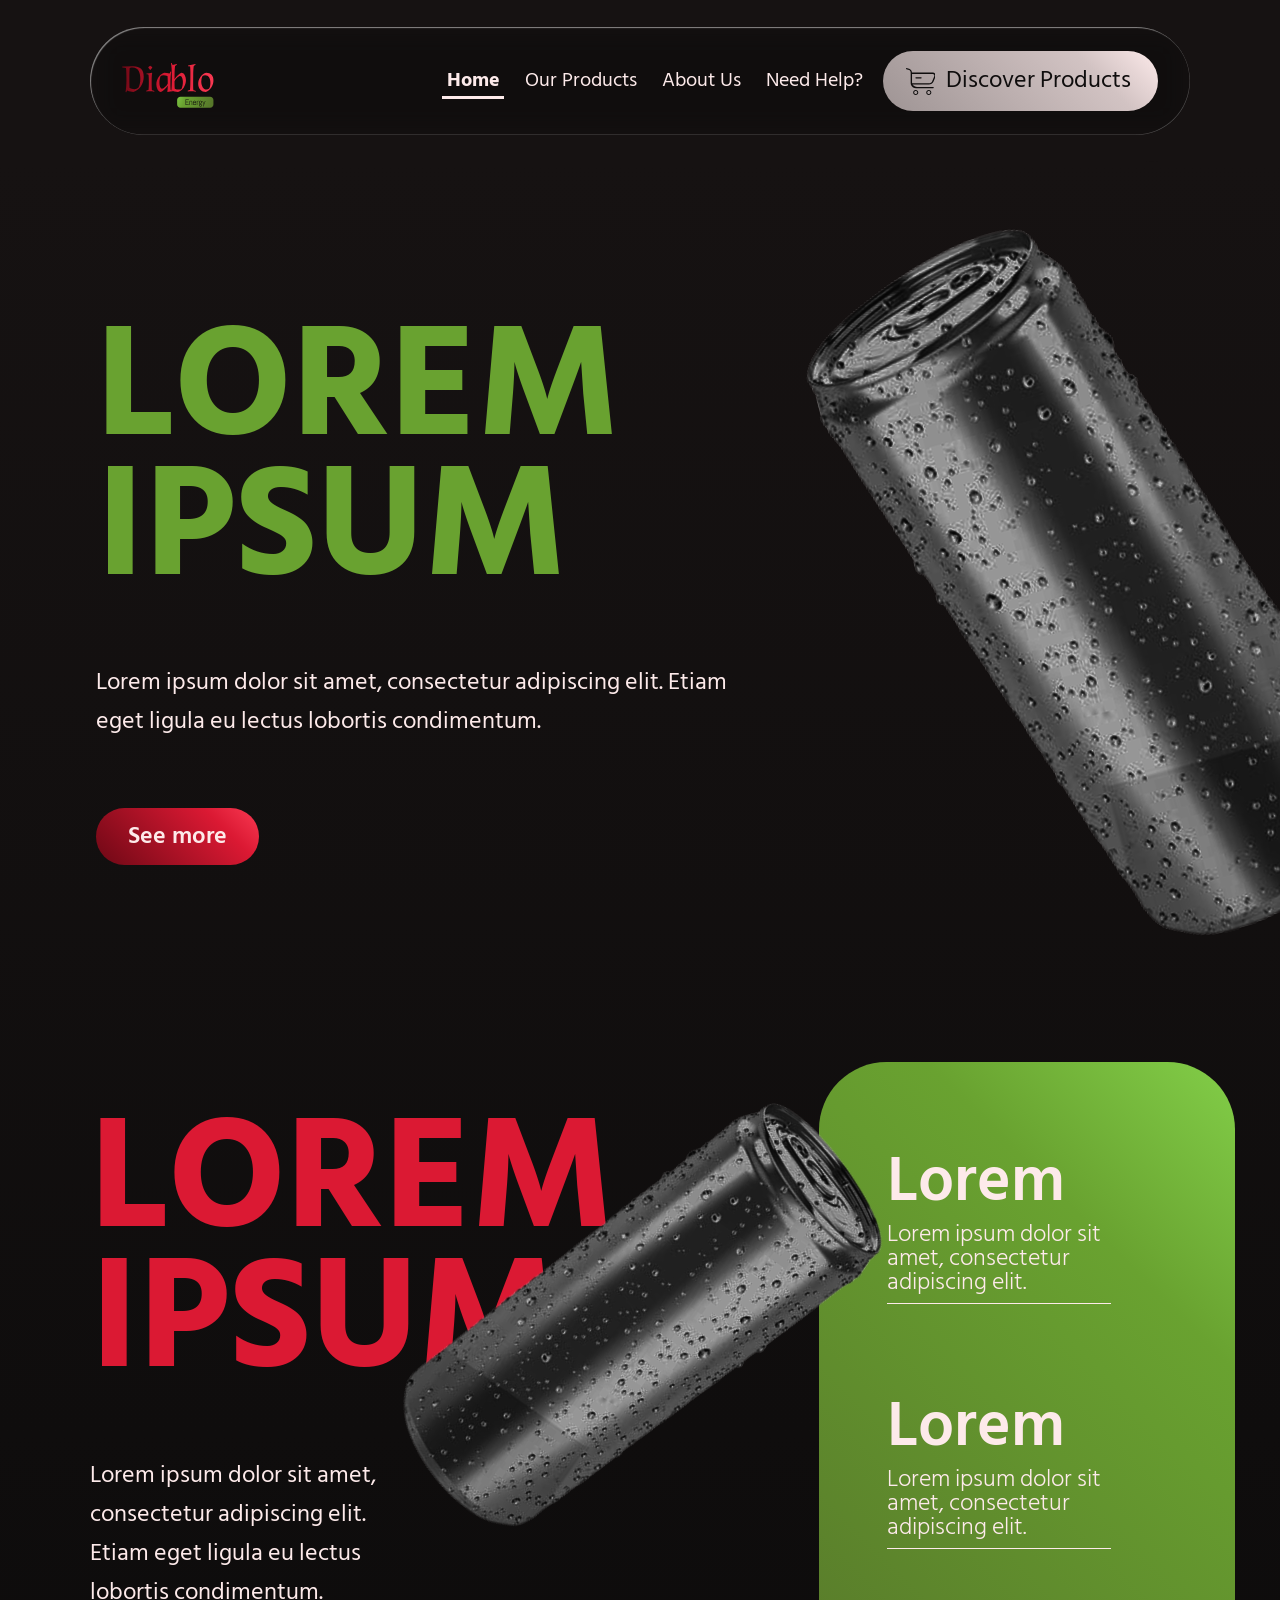
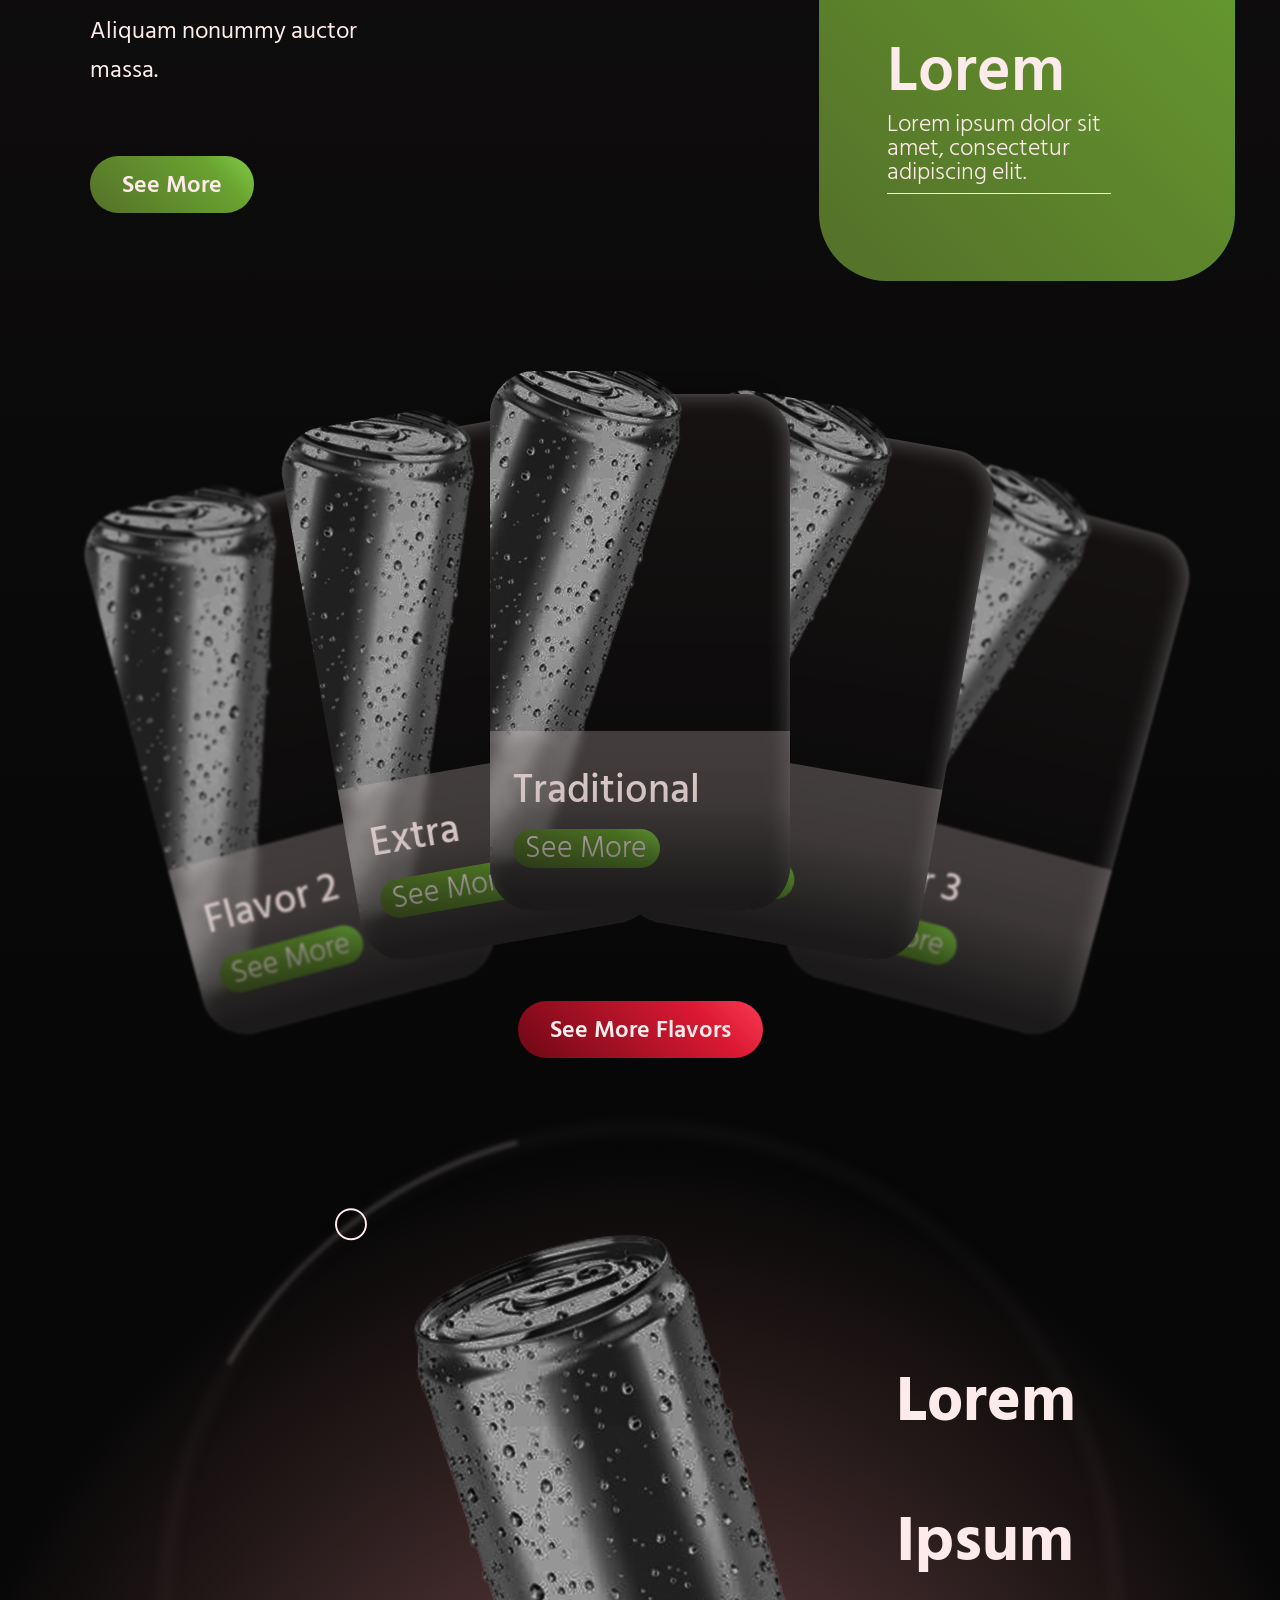
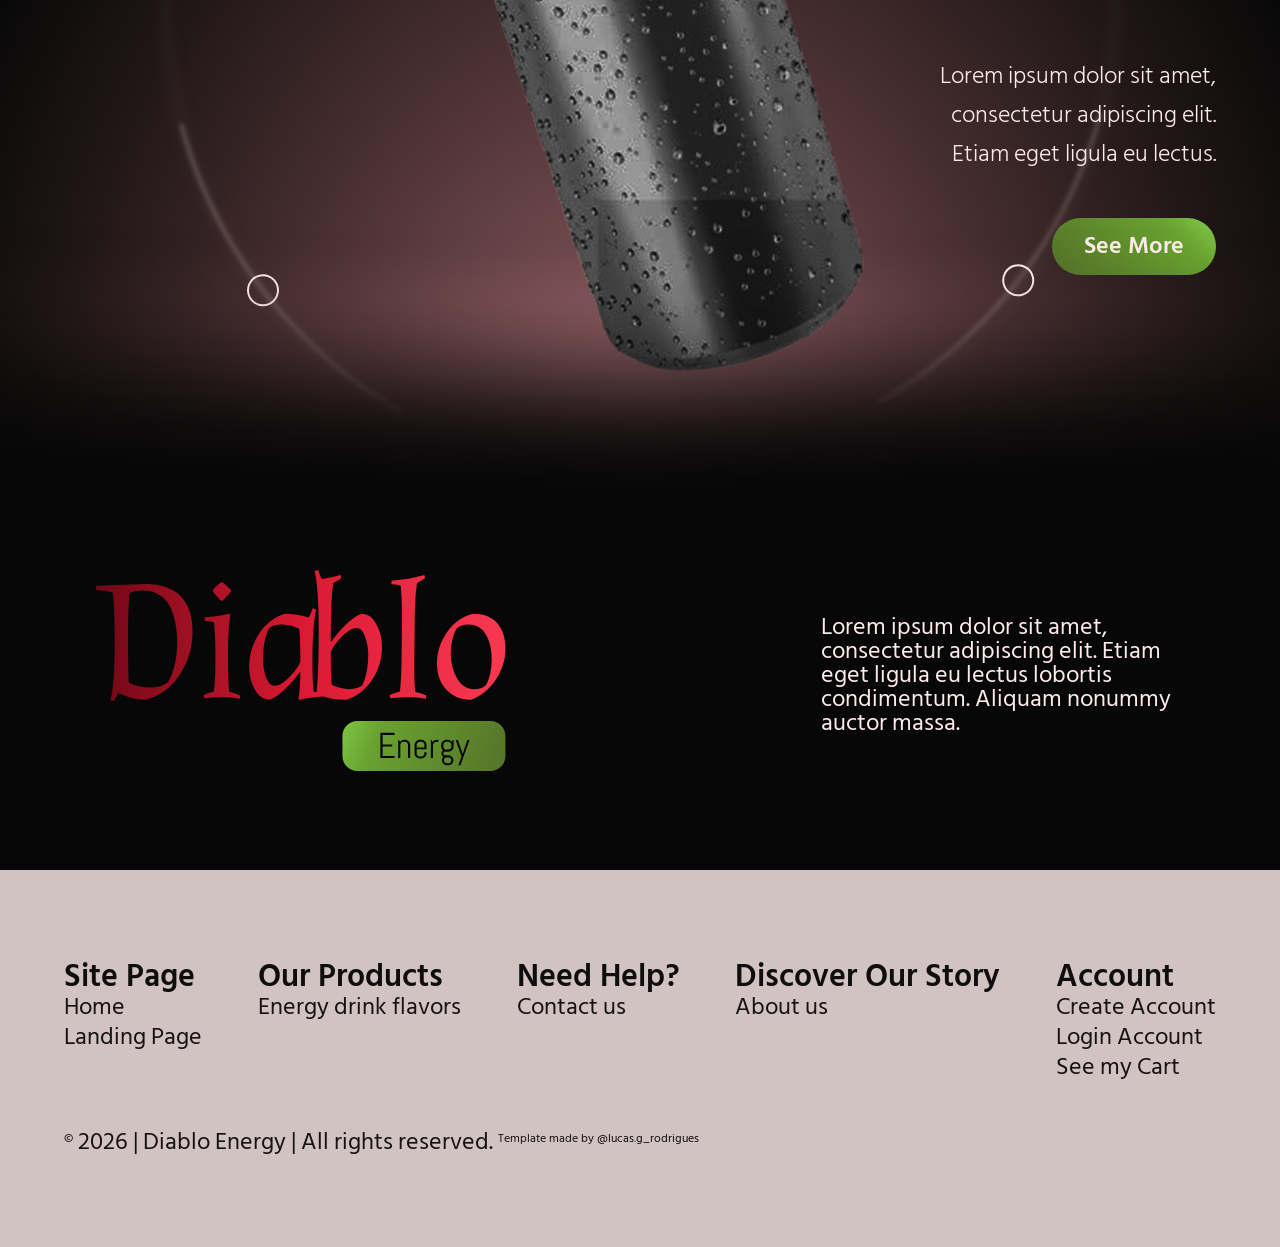
<file: index.html>
<!DOCTYPE html>
<html lang="en">

<head>
    <meta charset="UTF-8">
    <meta name="viewport" content="width=device-width, initial-scale=1.0">
    <title>| Diablo Energy</title>

    <link rel="stylesheet" href="style.css">
    <link rel="shortcut icon" href="img/Skull.png" type="image/x-icon">

    <link rel="preconnect" href="https://fonts.googleapis.com">
    <link rel="preconnect" href="https://fonts.gstatic.com" crossorigin>
    <link href="https://fonts.googleapis.com/css2?family=Hind+Siliguri:wght@300;400;500;600;700&display=swap"
        rel="stylesheet">
</head>

<body>
    <main id="Home">
        <header>
            <div>
                <div id="Logo">
                    <svg width="410" height="202" viewBox="0 0 410 202" fill="none" xmlns="http://www.w3.org/2000/svg">
                        <path
                            d="M0 15.652L49.536 14.104C64.9013 14.104 76.54 18.06 84.452 25.972C92.4787 33.884 96.492 45.6947 96.492 61.404C96.492 76.9987 92.3067 91.2747 83.936 104.232C75.5653 117.189 64.2133 125.732 49.88 129.86C41.624 129.86 32.3933 127.681 22.188 123.324C20.2387 126.305 18.92 128.885 18.232 131.064L14.62 130.204C17.372 117.705 18.748 99.3587 18.748 75.164C18.748 50.9693 18.1173 33.4827 16.856 22.704C11.352 20.8693 5.73333 19.952 0 19.952V15.652ZM73.96 36.464C71.4373 31.4187 67.8253 27.52 63.124 24.768C58.5373 21.9013 53.492 20.468 47.988 20.468C42.484 20.468 37.668 21.2133 33.54 22.704C32.508 33.4827 31.992 48.676 31.992 68.284C31.992 87.7773 32.2787 102.569 32.852 112.66C39.044 115.871 46.096 117.476 54.008 117.476C61.92 117.476 68.0547 115.527 72.412 111.628C78.26 100.964 81.184 87.8347 81.184 72.24C81.184 58.0213 78.776 46.096 73.96 36.464Z"
                            fill="url(#paint0_linear_36_216)" />
                        <path
                            d="M132.12 80.152V94.6C132.12 106.984 132.522 116.157 133.324 122.12C136.535 122.808 140.147 123.897 144.16 125.388L143.816 128.656C137.395 127.739 131.318 127.28 125.584 127.28C119.851 127.28 114.06 127.624 108.212 128.312L107.696 125.044C111.136 123.553 114.519 122.407 117.844 121.604C118.876 113.807 119.392 104.805 119.392 94.6V80.152C119.392 70.864 118.934 61.576 118.016 52.288C115.035 51.3707 111.939 50.912 108.728 50.912V47.3C117.558 46.7267 125.699 45.58 133.152 43.86L134.356 44.548C132.866 53.3773 132.12 65.2453 132.12 80.152ZM135.216 20.64C134.414 22.1307 132.98 24.0227 130.916 26.316C128.967 28.6093 127.304 30.2147 125.928 31.132C124.552 30.2147 122.832 28.6093 120.768 26.316C118.819 24.0227 117.443 22.1307 116.64 20.64C117.328 19.264 118.647 17.716 120.596 15.996C122.546 14.1613 124.323 12.8427 125.928 12.04C127.419 12.9573 129.139 14.3333 131.088 16.168C133.038 17.888 134.414 19.3787 135.216 20.64Z"
                            fill="url(#paint1_linear_36_216)" />
                        <path
                            d="M153.123 97.008C153.123 85.0827 156.334 74.1893 162.755 64.328C169.176 54.352 177.776 47.5293 188.555 43.86C196.238 43.86 204.264 45.064 212.635 47.472C214.24 45.064 215.559 42.0253 216.591 38.356L220.203 39.388C217.68 49.708 216.419 67.94 216.419 94.084C216.419 105.78 216.82 114.953 217.623 121.604C220.375 122.521 223.471 122.98 226.911 122.98V126.592C219.572 126.936 211.832 128.025 203.691 129.86L202.487 129.172C203.748 121.26 204.379 112.316 204.379 102.34L203.691 102.168C199.678 107.901 194.919 113.463 189.415 118.852C183.911 124.241 178.694 127.911 173.763 129.86C167.456 129.86 162.411 126.363 158.627 119.368C154.958 112.373 153.123 104.92 153.123 97.008ZM166.883 89.268C166.883 94.8867 167.858 100.735 169.807 106.812C171.871 112.775 174.795 115.756 178.579 115.756C182.592 115.756 187.466 112.889 193.199 107.156C198.932 101.423 202.659 96.2627 204.379 91.676C204.379 74.5907 203.978 63.5827 203.175 58.652C197.098 55.9 191.192 54.524 185.459 54.524C179.84 54.524 175.54 55.9 172.559 58.652C168.775 67.3667 166.883 77.572 166.883 89.268Z"
                            fill="url(#paint2_linear_36_216)" />
                        <path
                            d="M286.023 76.712C286.023 88.6373 282.812 99.588 276.391 109.564C269.969 119.425 261.369 126.191 250.591 129.86C239.583 129.86 229.549 127.796 220.491 123.668C221.981 110.367 222.727 89.3253 222.727 60.544C222.727 31.7627 221.351 11.9253 218.599 1.032L222.211 0C223.243 3.66933 224.561 6.708 226.167 9.116C232.473 8.08399 238.608 6.708 244.571 4.988L245.431 8.084C243.252 9.804 240.557 11.4667 237.347 13.072C235.627 22.4747 234.767 41.9107 234.767 71.38L235.455 71.552C239.468 65.8187 244.227 60.2573 249.731 54.868C255.235 49.4787 260.452 45.8093 265.383 43.86C271.689 43.86 276.677 47.3573 280.347 54.352C284.131 61.3467 286.023 68.8 286.023 76.712ZM272.263 84.452C272.263 78.8333 271.231 73.0427 269.167 67.08C267.217 61.0027 264.351 57.964 260.567 57.964C256.553 57.964 251.68 60.8307 245.947 66.564C240.213 72.2973 236.487 77.4573 234.767 82.044C234.767 99.1293 235.168 110.137 235.971 115.068C242.048 117.82 247.896 119.196 253.515 119.196C259.248 119.196 263.605 117.82 266.587 115.068C270.371 106.353 272.263 96.148 272.263 84.452Z"
                            fill="url(#paint3_linear_36_216)" />
                        <path
                            d="M318.314 87.72C318.314 91.0453 318.314 96.32 318.314 103.544C318.314 110.653 318.658 116.845 319.346 122.12C322.557 122.808 326.169 123.897 330.182 125.388L329.838 128.656C323.417 127.739 317.34 127.28 311.606 127.28C305.873 127.28 300.082 127.624 294.234 128.312L293.718 125.044C297.158 123.553 300.541 122.407 303.866 121.604C304.898 114.265 305.472 102.971 305.586 87.72L305.93 55.556C305.93 52.5747 305.93 47.2427 305.93 39.56C305.93 31.7627 305.529 23.7933 304.726 15.652C301.745 14.7347 298.649 14.276 295.438 14.276V10.664C306.905 9.86133 317.856 7.96933 328.29 4.988L329.15 8.084C326.972 9.804 324.277 11.4667 321.066 13.072C319.69 20.64 318.888 34.8013 318.658 55.556L318.314 87.72Z"
                            fill="url(#paint4_linear_36_216)" />
                        <path
                            d="M375.221 129.86C365.245 129.86 357.046 126.535 350.625 119.884C344.203 113.119 340.993 104.289 340.993 93.396C340.993 82.5027 344.261 72.24 350.797 62.608C357.447 52.8613 366.162 46.612 376.941 43.86C387.605 43.86 395.689 46.956 401.193 53.148C406.697 59.34 409.449 67.8827 409.449 78.776C409.449 89.6693 406.238 99.932 399.817 109.564C393.395 119.196 385.197 125.961 375.221 129.86ZM372.297 54.524C367.481 54.524 363.525 55.9 360.429 58.652C356.645 65.876 354.753 74.1893 354.753 83.592C354.753 92.9947 356.874 101.308 361.117 108.532C365.359 115.641 371.035 119.196 378.145 119.196C382.961 119.196 386.974 117.763 390.185 114.896C393.854 107.901 395.689 99.416 395.689 89.44C395.689 79.3493 393.739 71.036 389.841 64.5C386.057 57.8493 380.209 54.524 372.297 54.524Z"
                            fill="url(#paint5_linear_36_216)" />
                        <path
                            d="M352.206 187.378C352.639 187.378 353.043 187.443 353.418 187.572C353.805 187.701 354.139 187.882 354.42 188.117C354.702 188.351 354.924 188.638 355.088 188.978C355.252 189.33 355.334 189.722 355.334 190.156V190.437C355.334 190.871 355.252 191.257 355.088 191.597C354.924 191.937 354.702 192.224 354.42 192.459C354.139 192.705 353.805 192.892 353.418 193.021C353.043 193.15 352.639 193.214 352.206 193.214H351.098C350.665 193.214 350.254 193.15 349.868 193.021C349.493 192.892 349.165 192.705 348.883 192.459C348.602 192.224 348.379 191.937 348.215 191.597C348.051 191.257 347.969 190.871 347.969 190.437V190.156C347.969 189.722 348.051 189.33 348.215 188.978C348.379 188.638 348.602 188.351 348.883 188.117C349.165 187.882 349.493 187.701 349.868 187.572C350.254 187.443 350.665 187.378 351.098 187.378H352.206Z"
                            fill="url(#paint6_linear_36_216)" />
                        <path
                            d="M352.276 171.751C352.709 171.751 353.114 171.834 353.489 171.998C353.875 172.162 354.209 172.384 354.491 172.666C354.784 172.947 355.012 173.281 355.176 173.668C355.34 174.043 355.422 174.447 355.422 174.88V176.48C355.422 176.914 355.34 177.324 355.176 177.71C355.012 178.085 354.784 178.414 354.491 178.695C354.209 178.976 353.875 179.199 353.489 179.363C353.114 179.527 352.709 179.609 352.276 179.609H350.483C350.049 179.609 349.639 179.527 349.252 179.363C348.877 179.199 348.549 178.976 348.268 178.695C347.987 178.414 347.764 178.085 347.6 177.71C347.436 177.324 347.354 176.914 347.354 176.48V174.88C347.354 174.447 347.436 174.043 347.6 173.668C347.764 173.281 347.987 172.947 348.268 172.666C348.549 172.384 348.877 172.162 349.252 171.998C349.639 171.834 350.049 171.751 350.483 171.751H352.276Z"
                            fill="url(#paint7_linear_36_216)" />
                        <path
                            d="M325.241 171.751C325.674 171.751 326.079 171.834 326.454 171.998C326.84 172.162 327.174 172.384 327.456 172.666C327.737 172.947 327.959 173.281 328.124 173.668C328.288 174.043 328.37 174.447 328.37 174.88V177.552H320.67V174.88C320.67 174.447 320.752 174.043 320.917 173.668C321.081 173.281 321.303 172.947 321.584 172.666C321.866 172.384 322.194 172.162 322.569 171.998C322.956 171.834 323.366 171.751 323.799 171.751H325.241Z"
                            fill="url(#paint8_linear_36_216)" />
                        <path fill-rule="evenodd" clip-rule="evenodd"
                            d="M394.449 151.064C402.733 151.064 409.449 157.78 409.449 166.064V186.064C409.449 194.348 402.733 201.064 394.449 201.064H261.449C253.164 201.064 246.449 194.348 246.449 186.064V166.064C246.449 157.78 253.164 151.064 261.449 151.064H394.449ZM350.483 169.712C349.756 169.712 349.071 169.853 348.426 170.134C347.782 170.404 347.219 170.779 346.739 171.259C346.258 171.74 345.877 172.302 345.596 172.947C345.327 173.591 345.192 174.277 345.192 175.003V176.357C345.192 177.177 345.356 177.933 345.684 178.625C346.012 179.316 346.458 179.908 347.02 180.4C346.551 180.74 346.182 181.185 345.913 181.736C345.643 182.275 345.508 182.861 345.508 183.494C345.508 184.197 345.672 184.841 346 185.427C346.34 186.001 346.792 186.459 347.354 186.798C346.909 187.232 346.557 187.742 346.299 188.328C346.042 188.914 345.913 189.558 345.913 190.261V190.332C345.913 191.058 346.047 191.726 346.317 192.335C346.598 192.945 346.979 193.466 347.459 193.9C347.94 194.334 348.502 194.668 349.147 194.902C349.792 195.148 350.477 195.271 351.204 195.271H352.1C352.827 195.271 353.512 195.148 354.157 194.902C354.801 194.668 355.364 194.334 355.844 193.9C356.325 193.466 356.7 192.945 356.969 192.335C357.25 191.726 357.391 191.058 357.391 190.332V190.261C357.391 189.535 357.25 188.867 356.969 188.257C356.7 187.648 356.325 187.126 355.844 186.693C355.364 186.259 354.801 185.925 354.157 185.691C353.512 185.445 352.827 185.322 352.1 185.322H349.147C348.901 185.322 348.667 185.275 348.444 185.181C348.221 185.087 348.022 184.959 347.846 184.794C347.682 184.619 347.553 184.419 347.459 184.197C347.366 183.974 347.319 183.74 347.319 183.494C347.319 183.248 347.366 183.013 347.459 182.791C347.553 182.556 347.682 182.357 347.846 182.193C348.022 182.029 348.221 181.9 348.444 181.806C348.667 181.701 348.901 181.648 349.147 181.648H352.276C353.002 181.648 353.688 181.513 354.333 181.244C354.977 180.962 355.54 180.582 356.02 180.101C356.5 179.621 356.875 179.058 357.145 178.414C357.426 177.769 357.567 177.084 357.567 176.357V170.064H356.846L355.668 171.892C355.176 171.224 354.555 170.697 353.805 170.31C353.067 169.912 352.258 169.712 351.379 169.712H350.483ZM359.729 170.064L365.565 186.517L362.366 195.271H364.458L373.563 170.064H371.401L366.725 183.705L366.655 184.636L366.584 183.705L361.891 170.064H359.729ZM323.799 169.712C323.073 169.712 322.387 169.853 321.743 170.134C321.098 170.404 320.536 170.779 320.055 171.259C319.575 171.74 319.194 172.302 318.913 172.947C318.643 173.591 318.508 174.277 318.508 175.003V183.125C318.508 183.851 318.643 184.537 318.913 185.181C319.194 185.826 319.575 186.388 320.055 186.869C320.536 187.349 321.098 187.73 321.743 188.011C322.387 188.281 323.073 188.416 323.799 188.416H325.241C325.967 188.416 326.653 188.281 327.297 188.011C327.942 187.73 328.504 187.349 328.985 186.869C329.465 186.388 329.84 185.826 330.11 185.181C330.391 184.537 330.532 183.851 330.532 183.125V182.404L328.37 182.052V183.248C328.37 183.681 328.288 184.091 328.124 184.478C327.959 184.853 327.737 185.181 327.456 185.462C327.174 185.744 326.84 185.966 326.454 186.13C326.079 186.294 325.674 186.376 325.241 186.376H323.799C323.366 186.376 322.956 186.294 322.569 186.13C322.194 185.966 321.866 185.744 321.584 185.462C321.303 185.181 321.081 184.853 320.917 184.478C320.752 184.091 320.67 183.681 320.67 183.248V179.24H330.532V175.003C330.532 174.277 330.391 173.591 330.11 172.947C329.84 172.302 329.465 171.74 328.985 171.259C328.504 170.779 327.942 170.404 327.297 170.134C326.653 169.853 325.967 169.712 325.241 169.712H323.799ZM284.354 162.857V188.064H298.54V185.902H286.622V176.55H296.272V174.388H286.622V165.019H298.54V162.857H284.354ZM308.348 169.712C307.469 169.712 306.655 169.912 305.905 170.31C305.167 170.697 304.551 171.224 304.059 171.892L302.881 170.064H302.161V188.064H304.323V174.88C304.323 174.447 304.405 174.043 304.569 173.668C304.733 173.281 304.956 172.947 305.237 172.666C305.518 172.384 305.846 172.162 306.221 171.998C306.608 171.834 307.018 171.751 307.452 171.751H308.893C309.327 171.751 309.731 171.834 310.106 171.998C310.493 172.162 310.827 172.384 311.108 172.666C311.389 172.947 311.612 173.281 311.776 173.668C311.94 174.043 312.022 174.447 312.022 174.88V188.064H314.184V175.003C314.184 174.277 314.043 173.591 313.762 172.947C313.493 172.302 313.118 171.74 312.637 171.259C312.157 170.779 311.594 170.404 310.95 170.134C310.305 169.853 309.62 169.712 308.893 169.712H308.348ZM341.043 169.712C340.165 169.712 339.35 169.912 338.6 170.31C337.862 170.697 337.247 171.224 336.754 171.892L335.577 170.064H334.856V188.064H337.018V175.25C337.018 174.816 337.1 174.412 337.264 174.037C337.428 173.65 337.651 173.316 337.932 173.035C338.213 172.753 338.542 172.531 338.917 172.367C339.303 172.203 339.713 172.121 340.147 172.121H342.309V169.712H341.043Z"
                            fill="url(#paint9_linear_36_216)" />
                        <defs>
                            <linearGradient id="paint0_linear_36_216" x1="-2.75195" y1="69.78" x2="417.248" y2="69.78"
                                gradientUnits="userSpaceOnUse">
                                <stop stop-color="#6D0815" />
                                <stop offset="0.5" stop-color="#DB1933" />
                                <stop offset="1" stop-color="#FA3A53" />
                            </linearGradient>
                            <linearGradient id="paint1_linear_36_216" x1="-2.75195" y1="69.78" x2="417.248" y2="69.78"
                                gradientUnits="userSpaceOnUse">
                                <stop stop-color="#6D0815" />
                                <stop offset="0.5" stop-color="#DB1933" />
                                <stop offset="1" stop-color="#FA3A53" />
                            </linearGradient>
                            <linearGradient id="paint2_linear_36_216" x1="-2.75195" y1="69.78" x2="417.248" y2="69.78"
                                gradientUnits="userSpaceOnUse">
                                <stop stop-color="#6D0815" />
                                <stop offset="0.5" stop-color="#DB1933" />
                                <stop offset="1" stop-color="#FA3A53" />
                            </linearGradient>
                            <linearGradient id="paint3_linear_36_216" x1="-2.75195" y1="69.78" x2="417.248" y2="69.78"
                                gradientUnits="userSpaceOnUse">
                                <stop stop-color="#6D0815" />
                                <stop offset="0.5" stop-color="#DB1933" />
                                <stop offset="1" stop-color="#FA3A53" />
                            </linearGradient>
                            <linearGradient id="paint4_linear_36_216" x1="-2.75195" y1="69.78" x2="417.248" y2="69.78"
                                gradientUnits="userSpaceOnUse">
                                <stop stop-color="#6D0815" />
                                <stop offset="0.5" stop-color="#DB1933" />
                                <stop offset="1" stop-color="#FA3A53" />
                            </linearGradient>
                            <linearGradient id="paint5_linear_36_216" x1="-2.75195" y1="69.78" x2="417.248" y2="69.78"
                                gradientUnits="userSpaceOnUse">
                                <stop stop-color="#6D0815" />
                                <stop offset="0.5" stop-color="#DB1933" />
                                <stop offset="1" stop-color="#FA3A53" />
                            </linearGradient>
                            <linearGradient id="paint6_linear_36_216" x1="236.449" y1="151.064" x2="409.449"
                                y2="222.064" gradientUnits="userSpaceOnUse">
                                <stop stop-color="#82CE48" />
                                <stop offset="0.249955" stop-color="#69A230" />
                                <stop offset="1" stop-color="#547029" />
                            </linearGradient>
                            <linearGradient id="paint7_linear_36_216" x1="236.449" y1="151.064" x2="409.449"
                                y2="222.064" gradientUnits="userSpaceOnUse">
                                <stop stop-color="#82CE48" />
                                <stop offset="0.249955" stop-color="#69A230" />
                                <stop offset="1" stop-color="#547029" />
                            </linearGradient>
                            <linearGradient id="paint8_linear_36_216" x1="236.449" y1="151.064" x2="409.449"
                                y2="222.064" gradientUnits="userSpaceOnUse">
                                <stop stop-color="#82CE48" />
                                <stop offset="0.249955" stop-color="#69A230" />
                                <stop offset="1" stop-color="#547029" />
                            </linearGradient>
                            <linearGradient id="paint9_linear_36_216" x1="236.449" y1="151.064" x2="409.449"
                                y2="222.064" gradientUnits="userSpaceOnUse">
                                <stop stop-color="#82CE48" />
                                <stop offset="0.249955" stop-color="#69A230" />
                                <stop offset="1" stop-color="#547029" />
                            </linearGradient>
                        </defs>
                    </svg>
                </div>

                <nav>
                    <a href="index.html">
                        <h3 id="CurrentPage">
                            Home
                        </h3>
                    </a>

                    <a href="OurProducts.html">
                        <h3>
                            Our Products
                        </h3>
                    </a>

                    <a href="AboutUs.html">
                        <h3>
                            About Us
                        </h3>
                    </a>

                    <a href="NeedHelp.html">
                        <h3>
                            Need Help?
                        </h3>
                    </a>

                    <button id="discoverProducts" onclick="location.href='OurProducts.html'">
                        <svg width="33" height="30" viewBox="0 0 33 30" fill="none" xmlns="http://www.w3.org/2000/svg">
                            <path fill-rule="evenodd" clip-rule="evenodd"
                                d="M10.7885 24.4568C12.3519 24.4568 13.6151 25.6997 13.6151 27.2284C13.615 28.757 12.3519 30 10.7885 30C9.22507 30 7.96189 28.757 7.96182 27.2284C7.96182 25.6997 9.22502 24.4568 10.7885 24.4568ZM10.7885 25.5C9.81866 25.5 9.02916 26.2719 9.02916 27.2284C9.02922 28.1848 9.8187 28.9568 10.7885 28.9568C11.7582 28.9568 12.5477 28.1848 12.5478 27.2284C12.5478 26.2719 11.7583 25.5 10.7885 25.5Z"
                                fill="#0F0D0D" />
                            <path fill-rule="evenodd" clip-rule="evenodd"
                                d="M25.327 24.4568C26.8904 24.4568 28.1536 25.6998 28.1536 27.2284C28.1535 28.757 26.8903 30 25.327 30C23.7636 30 22.4998 28.757 22.4997 27.2284C22.4997 25.6997 23.7635 24.4568 25.327 24.4568ZM25.327 25.5C24.3572 25.5 23.5677 26.2719 23.5677 27.2284C23.5677 28.1848 24.3572 28.9568 25.327 28.9568C26.2967 28.9568 27.0862 28.1848 27.0863 27.2284C27.0863 26.272 26.2968 25.5 25.327 25.5Z"
                                fill="#0F0D0D" />
                            <path
                                d="M16.6729 10.1904C17.0893 10.1904 17.4228 10.521 17.4228 10.9241C17.4227 11.3271 17.0892 11.6577 16.6729 11.6577H11.1349C10.7186 11.6577 10.3845 11.3271 10.3844 10.9241C10.3844 10.521 10.7185 10.1904 11.1349 10.1904H16.6729Z"
                                fill="#0F0D0D" />
                            <path fill-rule="evenodd" clip-rule="evenodd"
                                d="M0.625319 0C0.651893 8.91044e-07 0.680764 0.00356233 0.706505 0.010376C2.97332 0.613165 4.36098 1.17985 5.21141 1.84265C6.00891 2.46424 6.36573 3.19612 6.47878 4.28101L6.54819 5.09521H29.7767C31.5589 5.09526 32.9999 6.51227 33 8.25562C33 8.94314 32.8637 9.62425 32.5984 10.2606L30.6059 15.0397C29.7462 17.102 27.6998 18.4509 25.4261 18.4509H7.22309L8.338 19.5233C9.32601 20.4733 10.6806 21.0595 12.173 21.0596H30.1734C30.5895 21.0597 30.9231 21.3904 30.9232 21.7932C30.9232 22.1962 30.5896 22.5273 30.1734 22.5275H11.1349C8.78037 22.5275 6.74546 21.184 5.78343 19.2358L5.69357 19.0454L5.6037 18.8342C5.33836 18.1737 5.19223 17.4536 5.19219 16.6986V6.3385C5.19219 5.67157 5.19328 5.09108 5.13394 4.60754C5.07295 4.11078 4.94231 3.65253 4.63629 3.2489C4.33319 2.8492 3.90528 2.56536 3.37077 2.32422C2.84026 2.08489 2.15543 1.86643 1.29216 1.62354L1.28844 1.62231L0.554049 1.4209L0.55095 1.41968L0.440017 1.38062C0.194197 1.27207 0.0270717 1.04297 0.00309871 0.785522L0 0.708618V0.611572C2.92756e-05 0.276049 0.277803 0.00014904 0.625319 0ZM6.69259 6.5625V15.6793C6.69259 15.9396 6.71113 16.1965 6.74775 16.4478L6.82583 16.9836H25.4261C27.0361 16.9836 28.4925 16.0579 29.1551 14.6252L29.1576 14.6204L29.1601 14.6149L29.2121 14.4965L29.2171 14.4855L31.2096 9.70642C31.3775 9.3035 31.4738 8.87569 31.4953 8.44177L31.5002 8.25562C31.5001 7.34757 30.7738 6.60949 29.8647 6.56433H29.8561L29.848 6.56372L29.7922 6.5625H6.69259Z"
                                fill="#0F0D0D" />
                        </svg>

                        <h3>
                            Discover Products
                        </h3>
                    </button>
                </nav>
            </div>
        </header>

        <div id="BackGroundFade">
            <section id="Banner">
                <div id="BackImg">
                    <img src="img/Lata.png" alt="">
                    <img src="img/Lata.png" alt="">
                </div>

                <div id="Description">
                    <div>
                        <h1>
                            Lorem
                            ipsum
                        </h1>

                        <h2>
                            Lorem ipsum dolor sit amet, consectetur adipiscing elit. Etiam eget ligula eu lectus
                            lobortis
                            condimentum.
                        </h2>

                        <button onclick="location.href='ProductPage.html'">
                            <h3>
                                See more
                            </h3>
                        </button>
                    </div>

                    <div>
                        <img src="img/Lata.png" alt="">
                    </div>
                </div>
            </section>

            <section id="NutritionInformation">
                <div id="Description">
                    <h1>
                        Lorem
                        ipsum
                    </h1>

                    <h2>
                        Lorem ipsum dolor sit amet, consectetur adipiscing elit. Etiam eget ligula eu lectus lobortis
                        condimentum. Aliquam nonummy auctor massa.
                    </h2>

                    <button onclick="location.href='ProductPage.html'">
                        <h3>
                            See More
                        </h3>
                    </button>
                </div>
                <div id="Information">
                    <div>
                        <h1>
                            Lorem
                        </h1>

                        <h2>
                            Lorem ipsum dolor sit amet, consectetur adipiscing elit.
                        </h2>
                    </div>

                    <div>
                        <h1>
                            Lorem
                        </h1>

                        <h2>
                            Lorem ipsum dolor sit amet, consectetur adipiscing elit.
                        </h2>
                    </div>

                    <div>
                        <h1>
                            Lorem
                        </h1>

                        <h2>
                            Lorem ipsum dolor sit amet, consectetur adipiscing elit.
                        </h2>
                    </div>
                </div>
                <figure>
                    <img src="img/Lata.png" alt="">
                </figure>
            </section>

            <section id="MoreFlavors">
                <div id="Flavors">
                    <figure>
                        <img src="img/Lata.png" alt="">
                        <div class="Card">
                            <div class="Description">
                                <h1>
                                    Flavor 2
                                </h1>
                                <button onclick="location.href='ProductPage.html'">
                                    <h3>
                                        See More
                                    </h3>
                                </button>
                            </div>
                        </div>
                    </figure>

                    <figure>
                        <img src="img/Lata.png" alt="">
                        <div class="Card">
                            <div class="Description">
                                <h1>
                                    Extra
                                </h1>
                                <button onclick="location.href='ProductPage.html'">
                                    <h3>
                                        See More
                                    </h3>
                                </button>
                            </div>
                        </div>
                    </figure>

                    <figure>
                        <img src="img/Lata.png" alt="">
                        <div class="Card">
                            <div class="Description">
                                <h1>
                                    Traditional
                                </h1>
                                <button onclick="location.href='ProductPage.html'">
                                    <h3>
                                        See More
                                    </h3>
                                </button>
                            </div>
                        </div>
                    </figure>

                    <figure>
                        <img src="img/Lata.png" alt="">
                        <div class="Card">
                            <div class="Description">
                                <h1>
                                    Flavor 1
                                </h1>
                                <button onclick="location.href='ProductPage.html'">
                                    <h3>
                                        See More
                                    </h3>
                                </button>
                            </div>
                        </div>
                    </figure>

                    <figure>
                        <img src="img/Lata.png" alt="">
                        <div class="Card">
                            <div class="Description">
                                <h1>
                                    Flavor 3
                                </h1>
                                <button onclick="location.href='ProductPage.html'">
                                    <h3>
                                        See More
                                    </h3>
                                </button>
                            </div>
                        </div>
                    </figure>
                </div>

                <button onclick="location.href='OurProducts.html'">
                    <h3>
                        See More Flavors
                    </h3>
                </button>
            </section>
        </div>

        <section id="MoreInformations">
            <figure>
                <svg width="981" height="981" viewBox="0 0 981 981" fill="none" xmlns="http://www.w3.org/2000/svg">
                    <g filter="url(#filter0_f_161_47)">
                        <circle cx="490.5" cy="490.5" r="475" stroke="#9E9494" stroke-opacity="0.75" />
                    </g>
                    <defs>
                        <filter id="filter0_f_161_47" x="0" y="0" width="981" height="981" filterUnits="userSpaceOnUse"
                            color-interpolation-filters="sRGB">
                            <feFlood flood-opacity="0" result="BackgroundImageFix" />
                            <feBlend mode="normal" in="SourceGraphic" in2="BackgroundImageFix" result="shape" />
                            <feGaussianBlur stdDeviation="7.5" result="effect1_foregroundBlur_161_47" />
                        </filter>
                    </defs>
                </svg>

                <img src="img/Lata.png" alt="">

                <div>
                    <svg class="More" width="950" height="950" viewBox="0 0 950 950" fill="none"
                        xmlns="http://www.w3.org/2000/svg">
                        <g filter="url(#filter0_f_273_1435)">
                            <path
                                d="M63.6379 237.5C94.8269 183.479 136.351 136.13 185.838 98.1572C235.326 60.1839 291.809 32.3298 352.061 16.1852"
                                stroke="#FDEAEA" />
                        </g>
                        <circle cx="186" cy="98" r="15" stroke="#FDEAEA" stroke-width="2" />
                        <circle class="More-Center" cx="186.002" cy="98" r="10" />

                        <defs>
                            <filter id="filter0_f_273_1435" x="58.2049" y="10.7021" width="298.985" height="232.048"
                                filterUnits="userSpaceOnUse" color-interpolation-filters="sRGB">
                                <feFlood flood-opacity="0" result="BackgroundImageFix" />
                                <feBlend mode="normal" in="SourceGraphic" in2="BackgroundImageFix" result="shape" />
                                <feGaussianBlur stdDeviation="2.5" result="effect1_foregroundBlur_273_1435" />
                            </filter>
                        </defs>
                    </svg>

                    <svg class="More" width="950" height="950" viewBox="0 0 950 950" fill="none"
                        xmlns="http://www.w3.org/2000/svg">
                        <g filter="url(#filter0_f_273_1435)">
                            <path
                                d="M63.6379 237.5C94.8269 183.479 136.351 136.13 185.838 98.1572C235.326 60.1839 291.809 32.3298 352.061 16.1852"
                                stroke="#FDEAEA" />
                        </g>
                        <circle cx="186" cy="98" r="15" stroke="#FDEAEA" stroke-width="2" />
                        <circle class="More-Center" cx="186.002" cy="98" r="10" />
                        <defs>
                            <filter id="filter0_f_273_1435" x="58.2049" y="10.7021" width="298.985" height="232.048"
                                filterUnits="userSpaceOnUse" color-interpolation-filters="sRGB">
                                <feFlood flood-opacity="0" result="BackgroundImageFix" />
                                <feBlend mode="normal" in="SourceGraphic" in2="BackgroundImageFix" result="shape" />
                                <feGaussianBlur stdDeviation="2.5" result="effect1_foregroundBlur_273_1435" />
                            </filter>
                        </defs>
                    </svg>

                    <svg class="More" width="950" height="950" viewBox="0 0 950 950" fill="none"
                        xmlns="http://www.w3.org/2000/svg">
                        <g filter="url(#filter0_f_273_1435)">
                            <path
                                d="M63.6379 237.5C94.8269 183.479 136.351 136.13 185.838 98.1572C235.326 60.1839 291.809 32.3298 352.061 16.1852"
                                stroke="#FDEAEA" />
                        </g>
                        <circle cx="186" cy="98" r="15" stroke="#FDEAEA" stroke-width="2" />
                        <circle class="More-Center" cx="186.002" cy="98" r="10" />
                        <defs>
                            <filter id="filter0_f_273_1435" x="58.2049" y="10.7021" width="298.985" height="232.048"
                                filterUnits="userSpaceOnUse" color-interpolation-filters="sRGB">
                                <feFlood flood-opacity="0" result="BackgroundImageFix" />
                                <feBlend mode="normal" in="SourceGraphic" in2="BackgroundImageFix" result="shape" />
                                <feGaussianBlur stdDeviation="2.5" result="effect1_foregroundBlur_273_1435" />
                            </filter>
                        </defs>
                    </svg>

                    <div>
                        <h2 class="MoreDescription">
                            Lorem ipsum dolor sit amet, consectetur adipiscing elit. Etiam eget ligula eu lectus
                            lobortis
                            condimentum. Aliquam nonummy auctor massa.
                        </h2>

                        <h2 class="MoreDescription">
                            Lorem ipsum dolor sit amet, consectetur adipiscing elit. Etiam eget ligula eu lectus
                            lobortis
                            condimentum. Aliquam nonummy auctor massa.
                        </h2>

                        <h2 class="MoreDescription">
                            Lorem ipsum dolor sit amet, consectetur adipiscing elit. Etiam eget ligula eu lectus
                            lobortis
                            condimentum. Aliquam nonummy auctor massa.
                        </h2>
                    </div>
                </div>
            </figure>

            <div id="Description">
                <h1>
                    Lorem Ipsum
                </h1>

                <h2>
                    Lorem ipsum dolor sit amet, consectetur adipiscing elit. Etiam eget ligula eu lectus.
                </h2>

                <button onclick="location.href='ProductPage.html'">
                    <h3>
                        See More
                    </h3>
                </button>
            </div>
        </section>
    </main>

    <footer>
        <section id="AboutUsFooter">
            <div>
                <svg width="410" height="202" viewBox="0 0 410 202" fill="none" xmlns="http://www.w3.org/2000/svg">
                    <path
                        d="M0 15.652L49.536 14.104C64.9013 14.104 76.54 18.06 84.452 25.972C92.4787 33.884 96.492 45.6947 96.492 61.404C96.492 76.9987 92.3067 91.2747 83.936 104.232C75.5653 117.189 64.2133 125.732 49.88 129.86C41.624 129.86 32.3933 127.681 22.188 123.324C20.2387 126.305 18.92 128.885 18.232 131.064L14.62 130.204C17.372 117.705 18.748 99.3587 18.748 75.164C18.748 50.9693 18.1173 33.4827 16.856 22.704C11.352 20.8693 5.73333 19.952 0 19.952V15.652ZM73.96 36.464C71.4373 31.4187 67.8253 27.52 63.124 24.768C58.5373 21.9013 53.492 20.468 47.988 20.468C42.484 20.468 37.668 21.2133 33.54 22.704C32.508 33.4827 31.992 48.676 31.992 68.284C31.992 87.7773 32.2787 102.569 32.852 112.66C39.044 115.871 46.096 117.476 54.008 117.476C61.92 117.476 68.0547 115.527 72.412 111.628C78.26 100.964 81.184 87.8347 81.184 72.24C81.184 58.0213 78.776 46.096 73.96 36.464Z"
                        fill="url(#paint0_linear_36_216)" />
                    <path
                        d="M132.12 80.152V94.6C132.12 106.984 132.522 116.157 133.324 122.12C136.535 122.808 140.147 123.897 144.16 125.388L143.816 128.656C137.395 127.739 131.318 127.28 125.584 127.28C119.851 127.28 114.06 127.624 108.212 128.312L107.696 125.044C111.136 123.553 114.519 122.407 117.844 121.604C118.876 113.807 119.392 104.805 119.392 94.6V80.152C119.392 70.864 118.934 61.576 118.016 52.288C115.035 51.3707 111.939 50.912 108.728 50.912V47.3C117.558 46.7267 125.699 45.58 133.152 43.86L134.356 44.548C132.866 53.3773 132.12 65.2453 132.12 80.152ZM135.216 20.64C134.414 22.1307 132.98 24.0227 130.916 26.316C128.967 28.6093 127.304 30.2147 125.928 31.132C124.552 30.2147 122.832 28.6093 120.768 26.316C118.819 24.0227 117.443 22.1307 116.64 20.64C117.328 19.264 118.647 17.716 120.596 15.996C122.546 14.1613 124.323 12.8427 125.928 12.04C127.419 12.9573 129.139 14.3333 131.088 16.168C133.038 17.888 134.414 19.3787 135.216 20.64Z"
                        fill="url(#paint1_linear_36_216)" />
                    <path
                        d="M153.123 97.008C153.123 85.0827 156.334 74.1893 162.755 64.328C169.176 54.352 177.776 47.5293 188.555 43.86C196.238 43.86 204.264 45.064 212.635 47.472C214.24 45.064 215.559 42.0253 216.591 38.356L220.203 39.388C217.68 49.708 216.419 67.94 216.419 94.084C216.419 105.78 216.82 114.953 217.623 121.604C220.375 122.521 223.471 122.98 226.911 122.98V126.592C219.572 126.936 211.832 128.025 203.691 129.86L202.487 129.172C203.748 121.26 204.379 112.316 204.379 102.34L203.691 102.168C199.678 107.901 194.919 113.463 189.415 118.852C183.911 124.241 178.694 127.911 173.763 129.86C167.456 129.86 162.411 126.363 158.627 119.368C154.958 112.373 153.123 104.92 153.123 97.008ZM166.883 89.268C166.883 94.8867 167.858 100.735 169.807 106.812C171.871 112.775 174.795 115.756 178.579 115.756C182.592 115.756 187.466 112.889 193.199 107.156C198.932 101.423 202.659 96.2627 204.379 91.676C204.379 74.5907 203.978 63.5827 203.175 58.652C197.098 55.9 191.192 54.524 185.459 54.524C179.84 54.524 175.54 55.9 172.559 58.652C168.775 67.3667 166.883 77.572 166.883 89.268Z"
                        fill="url(#paint2_linear_36_216)" />
                    <path
                        d="M286.023 76.712C286.023 88.6373 282.812 99.588 276.391 109.564C269.969 119.425 261.369 126.191 250.591 129.86C239.583 129.86 229.549 127.796 220.491 123.668C221.981 110.367 222.727 89.3253 222.727 60.544C222.727 31.7627 221.351 11.9253 218.599 1.032L222.211 0C223.243 3.66933 224.561 6.708 226.167 9.116C232.473 8.08399 238.608 6.708 244.571 4.988L245.431 8.084C243.252 9.804 240.557 11.4667 237.347 13.072C235.627 22.4747 234.767 41.9107 234.767 71.38L235.455 71.552C239.468 65.8187 244.227 60.2573 249.731 54.868C255.235 49.4787 260.452 45.8093 265.383 43.86C271.689 43.86 276.677 47.3573 280.347 54.352C284.131 61.3467 286.023 68.8 286.023 76.712ZM272.263 84.452C272.263 78.8333 271.231 73.0427 269.167 67.08C267.217 61.0027 264.351 57.964 260.567 57.964C256.553 57.964 251.68 60.8307 245.947 66.564C240.213 72.2973 236.487 77.4573 234.767 82.044C234.767 99.1293 235.168 110.137 235.971 115.068C242.048 117.82 247.896 119.196 253.515 119.196C259.248 119.196 263.605 117.82 266.587 115.068C270.371 106.353 272.263 96.148 272.263 84.452Z"
                        fill="url(#paint3_linear_36_216)" />
                    <path
                        d="M318.314 87.72C318.314 91.0453 318.314 96.32 318.314 103.544C318.314 110.653 318.658 116.845 319.346 122.12C322.557 122.808 326.169 123.897 330.182 125.388L329.838 128.656C323.417 127.739 317.34 127.28 311.606 127.28C305.873 127.28 300.082 127.624 294.234 128.312L293.718 125.044C297.158 123.553 300.541 122.407 303.866 121.604C304.898 114.265 305.472 102.971 305.586 87.72L305.93 55.556C305.93 52.5747 305.93 47.2427 305.93 39.56C305.93 31.7627 305.529 23.7933 304.726 15.652C301.745 14.7347 298.649 14.276 295.438 14.276V10.664C306.905 9.86133 317.856 7.96933 328.29 4.988L329.15 8.084C326.972 9.804 324.277 11.4667 321.066 13.072C319.69 20.64 318.888 34.8013 318.658 55.556L318.314 87.72Z"
                        fill="url(#paint4_linear_36_216)" />
                    <path
                        d="M375.221 129.86C365.245 129.86 357.046 126.535 350.625 119.884C344.203 113.119 340.993 104.289 340.993 93.396C340.993 82.5027 344.261 72.24 350.797 62.608C357.447 52.8613 366.162 46.612 376.941 43.86C387.605 43.86 395.689 46.956 401.193 53.148C406.697 59.34 409.449 67.8827 409.449 78.776C409.449 89.6693 406.238 99.932 399.817 109.564C393.395 119.196 385.197 125.961 375.221 129.86ZM372.297 54.524C367.481 54.524 363.525 55.9 360.429 58.652C356.645 65.876 354.753 74.1893 354.753 83.592C354.753 92.9947 356.874 101.308 361.117 108.532C365.359 115.641 371.035 119.196 378.145 119.196C382.961 119.196 386.974 117.763 390.185 114.896C393.854 107.901 395.689 99.416 395.689 89.44C395.689 79.3493 393.739 71.036 389.841 64.5C386.057 57.8493 380.209 54.524 372.297 54.524Z"
                        fill="url(#paint5_linear_36_216)" />
                    <path
                        d="M352.206 187.378C352.639 187.378 353.043 187.443 353.418 187.572C353.805 187.701 354.139 187.882 354.42 188.117C354.702 188.351 354.924 188.638 355.088 188.978C355.252 189.33 355.334 189.722 355.334 190.156V190.437C355.334 190.871 355.252 191.257 355.088 191.597C354.924 191.937 354.702 192.224 354.42 192.459C354.139 192.705 353.805 192.892 353.418 193.021C353.043 193.15 352.639 193.214 352.206 193.214H351.098C350.665 193.214 350.254 193.15 349.868 193.021C349.493 192.892 349.165 192.705 348.883 192.459C348.602 192.224 348.379 191.937 348.215 191.597C348.051 191.257 347.969 190.871 347.969 190.437V190.156C347.969 189.722 348.051 189.33 348.215 188.978C348.379 188.638 348.602 188.351 348.883 188.117C349.165 187.882 349.493 187.701 349.868 187.572C350.254 187.443 350.665 187.378 351.098 187.378H352.206Z"
                        fill="url(#paint6_linear_36_216)" />
                    <path
                        d="M352.276 171.751C352.709 171.751 353.114 171.834 353.489 171.998C353.875 172.162 354.209 172.384 354.491 172.666C354.784 172.947 355.012 173.281 355.176 173.668C355.34 174.043 355.422 174.447 355.422 174.88V176.48C355.422 176.914 355.34 177.324 355.176 177.71C355.012 178.085 354.784 178.414 354.491 178.695C354.209 178.976 353.875 179.199 353.489 179.363C353.114 179.527 352.709 179.609 352.276 179.609H350.483C350.049 179.609 349.639 179.527 349.252 179.363C348.877 179.199 348.549 178.976 348.268 178.695C347.987 178.414 347.764 178.085 347.6 177.71C347.436 177.324 347.354 176.914 347.354 176.48V174.88C347.354 174.447 347.436 174.043 347.6 173.668C347.764 173.281 347.987 172.947 348.268 172.666C348.549 172.384 348.877 172.162 349.252 171.998C349.639 171.834 350.049 171.751 350.483 171.751H352.276Z"
                        fill="url(#paint7_linear_36_216)" />
                    <path
                        d="M325.241 171.751C325.674 171.751 326.079 171.834 326.454 171.998C326.84 172.162 327.174 172.384 327.456 172.666C327.737 172.947 327.959 173.281 328.124 173.668C328.288 174.043 328.37 174.447 328.37 174.88V177.552H320.67V174.88C320.67 174.447 320.752 174.043 320.917 173.668C321.081 173.281 321.303 172.947 321.584 172.666C321.866 172.384 322.194 172.162 322.569 171.998C322.956 171.834 323.366 171.751 323.799 171.751H325.241Z"
                        fill="url(#paint8_linear_36_216)" />
                    <path fill-rule="evenodd" clip-rule="evenodd"
                        d="M394.449 151.064C402.733 151.064 409.449 157.78 409.449 166.064V186.064C409.449 194.348 402.733 201.064 394.449 201.064H261.449C253.164 201.064 246.449 194.348 246.449 186.064V166.064C246.449 157.78 253.164 151.064 261.449 151.064H394.449ZM350.483 169.712C349.756 169.712 349.071 169.853 348.426 170.134C347.782 170.404 347.219 170.779 346.739 171.259C346.258 171.74 345.877 172.302 345.596 172.947C345.327 173.591 345.192 174.277 345.192 175.003V176.357C345.192 177.177 345.356 177.933 345.684 178.625C346.012 179.316 346.458 179.908 347.02 180.4C346.551 180.74 346.182 181.185 345.913 181.736C345.643 182.275 345.508 182.861 345.508 183.494C345.508 184.197 345.672 184.841 346 185.427C346.34 186.001 346.792 186.459 347.354 186.798C346.909 187.232 346.557 187.742 346.299 188.328C346.042 188.914 345.913 189.558 345.913 190.261V190.332C345.913 191.058 346.047 191.726 346.317 192.335C346.598 192.945 346.979 193.466 347.459 193.9C347.94 194.334 348.502 194.668 349.147 194.902C349.792 195.148 350.477 195.271 351.204 195.271H352.1C352.827 195.271 353.512 195.148 354.157 194.902C354.801 194.668 355.364 194.334 355.844 193.9C356.325 193.466 356.7 192.945 356.969 192.335C357.25 191.726 357.391 191.058 357.391 190.332V190.261C357.391 189.535 357.25 188.867 356.969 188.257C356.7 187.648 356.325 187.126 355.844 186.693C355.364 186.259 354.801 185.925 354.157 185.691C353.512 185.445 352.827 185.322 352.1 185.322H349.147C348.901 185.322 348.667 185.275 348.444 185.181C348.221 185.087 348.022 184.959 347.846 184.794C347.682 184.619 347.553 184.419 347.459 184.197C347.366 183.974 347.319 183.74 347.319 183.494C347.319 183.248 347.366 183.013 347.459 182.791C347.553 182.556 347.682 182.357 347.846 182.193C348.022 182.029 348.221 181.9 348.444 181.806C348.667 181.701 348.901 181.648 349.147 181.648H352.276C353.002 181.648 353.688 181.513 354.333 181.244C354.977 180.962 355.54 180.582 356.02 180.101C356.5 179.621 356.875 179.058 357.145 178.414C357.426 177.769 357.567 177.084 357.567 176.357V170.064H356.846L355.668 171.892C355.176 171.224 354.555 170.697 353.805 170.31C353.067 169.912 352.258 169.712 351.379 169.712H350.483ZM359.729 170.064L365.565 186.517L362.366 195.271H364.458L373.563 170.064H371.401L366.725 183.705L366.655 184.636L366.584 183.705L361.891 170.064H359.729ZM323.799 169.712C323.073 169.712 322.387 169.853 321.743 170.134C321.098 170.404 320.536 170.779 320.055 171.259C319.575 171.74 319.194 172.302 318.913 172.947C318.643 173.591 318.508 174.277 318.508 175.003V183.125C318.508 183.851 318.643 184.537 318.913 185.181C319.194 185.826 319.575 186.388 320.055 186.869C320.536 187.349 321.098 187.73 321.743 188.011C322.387 188.281 323.073 188.416 323.799 188.416H325.241C325.967 188.416 326.653 188.281 327.297 188.011C327.942 187.73 328.504 187.349 328.985 186.869C329.465 186.388 329.84 185.826 330.11 185.181C330.391 184.537 330.532 183.851 330.532 183.125V182.404L328.37 182.052V183.248C328.37 183.681 328.288 184.091 328.124 184.478C327.959 184.853 327.737 185.181 327.456 185.462C327.174 185.744 326.84 185.966 326.454 186.13C326.079 186.294 325.674 186.376 325.241 186.376H323.799C323.366 186.376 322.956 186.294 322.569 186.13C322.194 185.966 321.866 185.744 321.584 185.462C321.303 185.181 321.081 184.853 320.917 184.478C320.752 184.091 320.67 183.681 320.67 183.248V179.24H330.532V175.003C330.532 174.277 330.391 173.591 330.11 172.947C329.84 172.302 329.465 171.74 328.985 171.259C328.504 170.779 327.942 170.404 327.297 170.134C326.653 169.853 325.967 169.712 325.241 169.712H323.799ZM284.354 162.857V188.064H298.54V185.902H286.622V176.55H296.272V174.388H286.622V165.019H298.54V162.857H284.354ZM308.348 169.712C307.469 169.712 306.655 169.912 305.905 170.31C305.167 170.697 304.551 171.224 304.059 171.892L302.881 170.064H302.161V188.064H304.323V174.88C304.323 174.447 304.405 174.043 304.569 173.668C304.733 173.281 304.956 172.947 305.237 172.666C305.518 172.384 305.846 172.162 306.221 171.998C306.608 171.834 307.018 171.751 307.452 171.751H308.893C309.327 171.751 309.731 171.834 310.106 171.998C310.493 172.162 310.827 172.384 311.108 172.666C311.389 172.947 311.612 173.281 311.776 173.668C311.94 174.043 312.022 174.447 312.022 174.88V188.064H314.184V175.003C314.184 174.277 314.043 173.591 313.762 172.947C313.493 172.302 313.118 171.74 312.637 171.259C312.157 170.779 311.594 170.404 310.95 170.134C310.305 169.853 309.62 169.712 308.893 169.712H308.348ZM341.043 169.712C340.165 169.712 339.35 169.912 338.6 170.31C337.862 170.697 337.247 171.224 336.754 171.892L335.577 170.064H334.856V188.064H337.018V175.25C337.018 174.816 337.1 174.412 337.264 174.037C337.428 173.65 337.651 173.316 337.932 173.035C338.213 172.753 338.542 172.531 338.917 172.367C339.303 172.203 339.713 172.121 340.147 172.121H342.309V169.712H341.043Z"
                        fill="url(#paint9_linear_36_216)" />
                    <defs>
                        <linearGradient id="paint0_linear_36_216" x1="-2.75195" y1="69.78" x2="417.248" y2="69.78"
                            gradientUnits="userSpaceOnUse">
                            <stop stop-color="#6D0815" />
                            <stop offset="0.5" stop-color="#DB1933" />
                            <stop offset="1" stop-color="#FA3A53" />
                        </linearGradient>
                        <linearGradient id="paint1_linear_36_216" x1="-2.75195" y1="69.78" x2="417.248" y2="69.78"
                            gradientUnits="userSpaceOnUse">
                            <stop stop-color="#6D0815" />
                            <stop offset="0.5" stop-color="#DB1933" />
                            <stop offset="1" stop-color="#FA3A53" />
                        </linearGradient>
                        <linearGradient id="paint2_linear_36_216" x1="-2.75195" y1="69.78" x2="417.248" y2="69.78"
                            gradientUnits="userSpaceOnUse">
                            <stop stop-color="#6D0815" />
                            <stop offset="0.5" stop-color="#DB1933" />
                            <stop offset="1" stop-color="#FA3A53" />
                        </linearGradient>
                        <linearGradient id="paint3_linear_36_216" x1="-2.75195" y1="69.78" x2="417.248" y2="69.78"
                            gradientUnits="userSpaceOnUse">
                            <stop stop-color="#6D0815" />
                            <stop offset="0.5" stop-color="#DB1933" />
                            <stop offset="1" stop-color="#FA3A53" />
                        </linearGradient>
                        <linearGradient id="paint4_linear_36_216" x1="-2.75195" y1="69.78" x2="417.248" y2="69.78"
                            gradientUnits="userSpaceOnUse">
                            <stop stop-color="#6D0815" />
                            <stop offset="0.5" stop-color="#DB1933" />
                            <stop offset="1" stop-color="#FA3A53" />
                        </linearGradient>
                        <linearGradient id="paint5_linear_36_216" x1="-2.75195" y1="69.78" x2="417.248" y2="69.78"
                            gradientUnits="userSpaceOnUse">
                            <stop stop-color="#6D0815" />
                            <stop offset="0.5" stop-color="#DB1933" />
                            <stop offset="1" stop-color="#FA3A53" />
                        </linearGradient>
                        <linearGradient id="paint6_linear_36_216" x1="236.449" y1="151.064" x2="409.449" y2="222.064"
                            gradientUnits="userSpaceOnUse">
                            <stop stop-color="#82CE48" />
                            <stop offset="0.249955" stop-color="#69A230" />
                            <stop offset="1" stop-color="#547029" />
                        </linearGradient>
                        <linearGradient id="paint7_linear_36_216" x1="236.449" y1="151.064" x2="409.449" y2="222.064"
                            gradientUnits="userSpaceOnUse">
                            <stop stop-color="#82CE48" />
                            <stop offset="0.249955" stop-color="#69A230" />
                            <stop offset="1" stop-color="#547029" />
                        </linearGradient>
                        <linearGradient id="paint8_linear_36_216" x1="236.449" y1="151.064" x2="409.449" y2="222.064"
                            gradientUnits="userSpaceOnUse">
                            <stop stop-color="#82CE48" />
                            <stop offset="0.249955" stop-color="#69A230" />
                            <stop offset="1" stop-color="#547029" />
                        </linearGradient>
                        <linearGradient id="paint9_linear_36_216" x1="236.449" y1="151.064" x2="409.449" y2="222.064"
                            gradientUnits="userSpaceOnUse">
                            <stop stop-color="#82CE48" />
                            <stop offset="0.249955" stop-color="#69A230" />
                            <stop offset="1" stop-color="#547029" />
                        </linearGradient>
                    </defs>
                </svg>
            </div>

            <div>
                <h2>
                    Lorem ipsum dolor sit amet, consectetur adipiscing elit. Etiam eget ligula eu lectus lobortis
                    condimentum. Aliquam nonummy auctor massa.
                </h2>
            </div>
        </section>

        <section id="PagesFooter">
            <div>
                <h1>
                    Site Page
                </h1>

                <a href="index.html">
                    <h2>
                        Home
                    </h2>
                </a>

                <a href="LandingPage.html">
                    <h2>
                        Landing Page
                    </h2>
                </a>
            </div>

            <div>
                <h1>
                    Our Products
                </h1>

                <a href="OurProducts.html">
                    <h2>
                        Energy drink flavors
                    </h2>
                </a>
            </div>

            <div>
                <h1>
                    Need Help?
                </h1>

                <a href="NeedHelp.html">
                    <h2>
                        Contact us
                    </h2>
                </a>
            </div>

            <div>
                <h1>
                    Discover our story
                </h1>

                <a href="AboutUs.html">
                    <h2>
                        About us
                    </h2>
                </a>
            </div>

            <div>
                <h1>
                    Account
                </h1>

                <a href="CreateAccount.html">
                    <h2>
                        Create Account
                    </h2>
                </a>

                <a href="LoginAccount.html">
                    <h2>
                        Login Account
                    </h2>
                </a>

                <a href="Cart.html">
                    <h2>
                        See my Cart
                    </h2>
                </a>
            </div>

            <div>
                <h2>
                    <span>©</span>
                    2026 | Diablo Energy | All rights reserved.
                    <span>Template made by <a href="https://www.instagram.com/lucas.g_rodrigues/"
                            target="_blank">@lucas.g_rodrigues</a></span>
                </h2>
            </div>
            </div>
        </section>
    </footer>
</body>

</html>
</file>
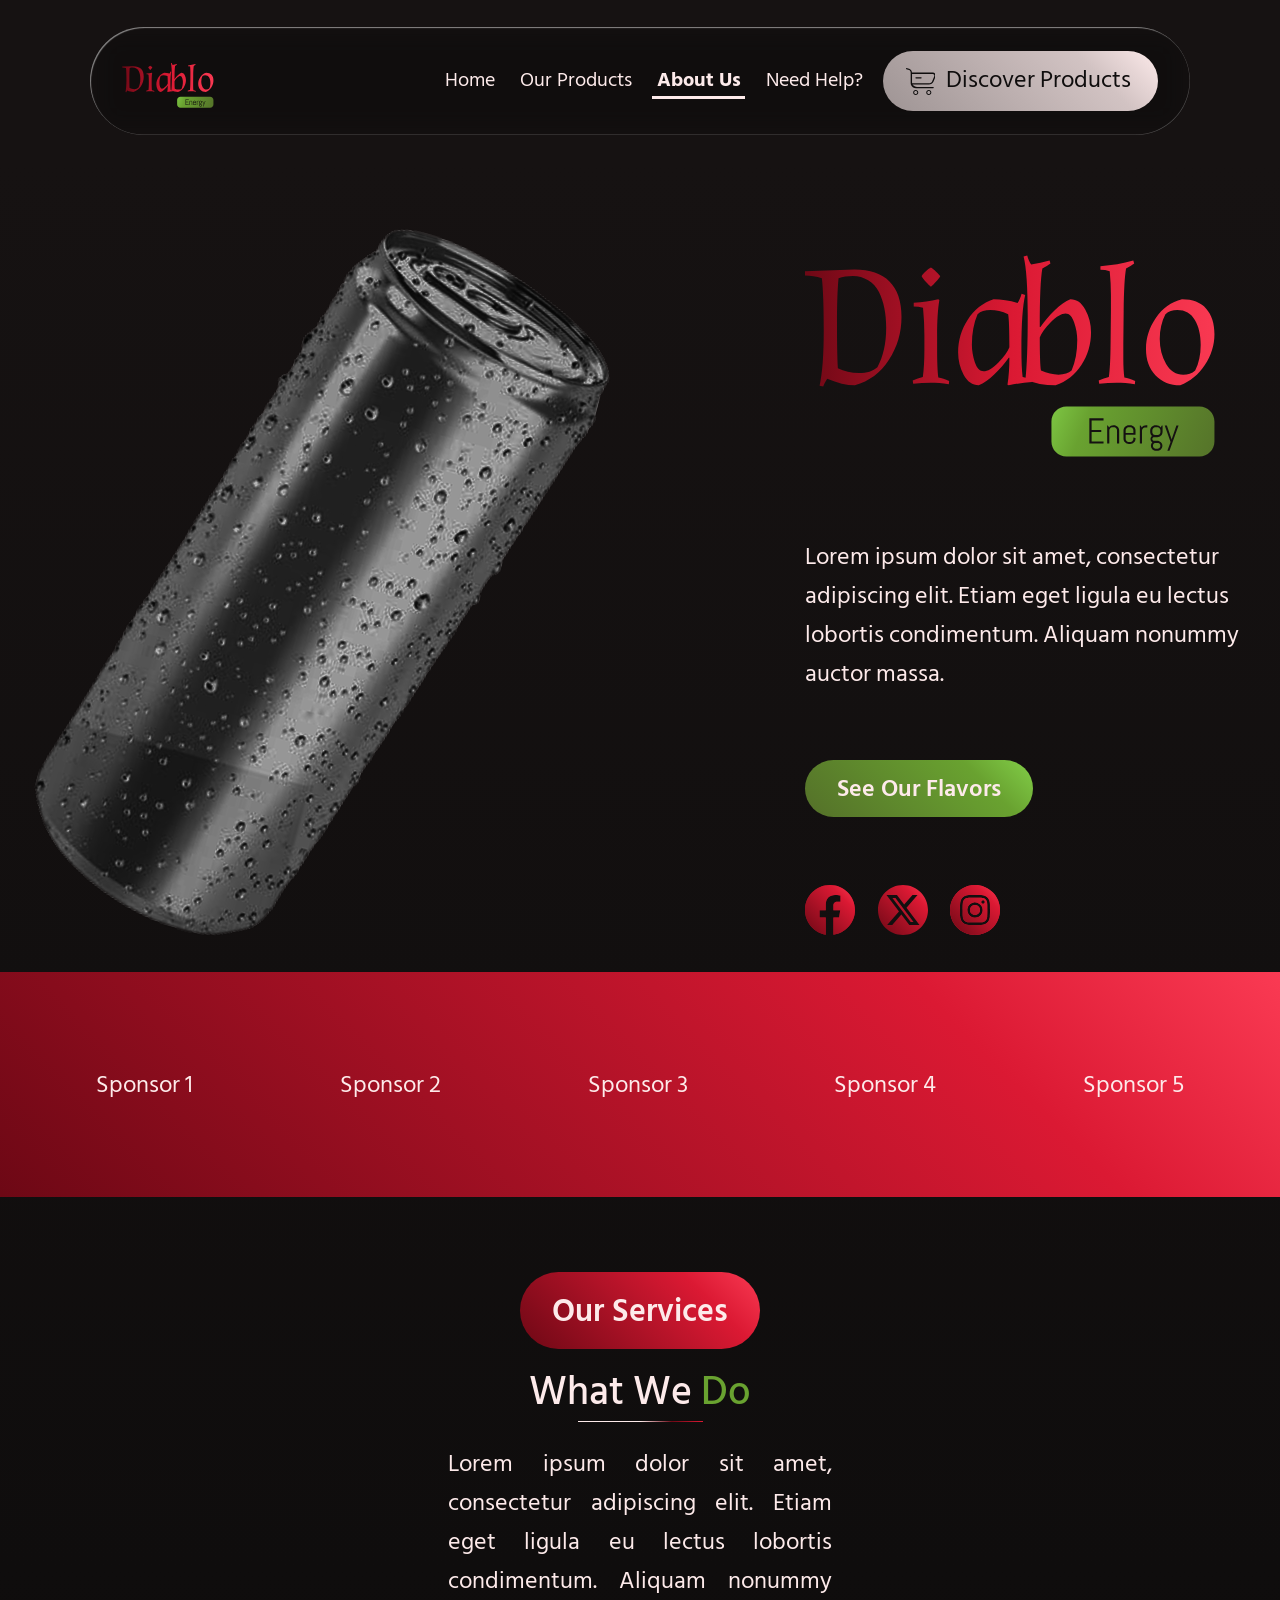
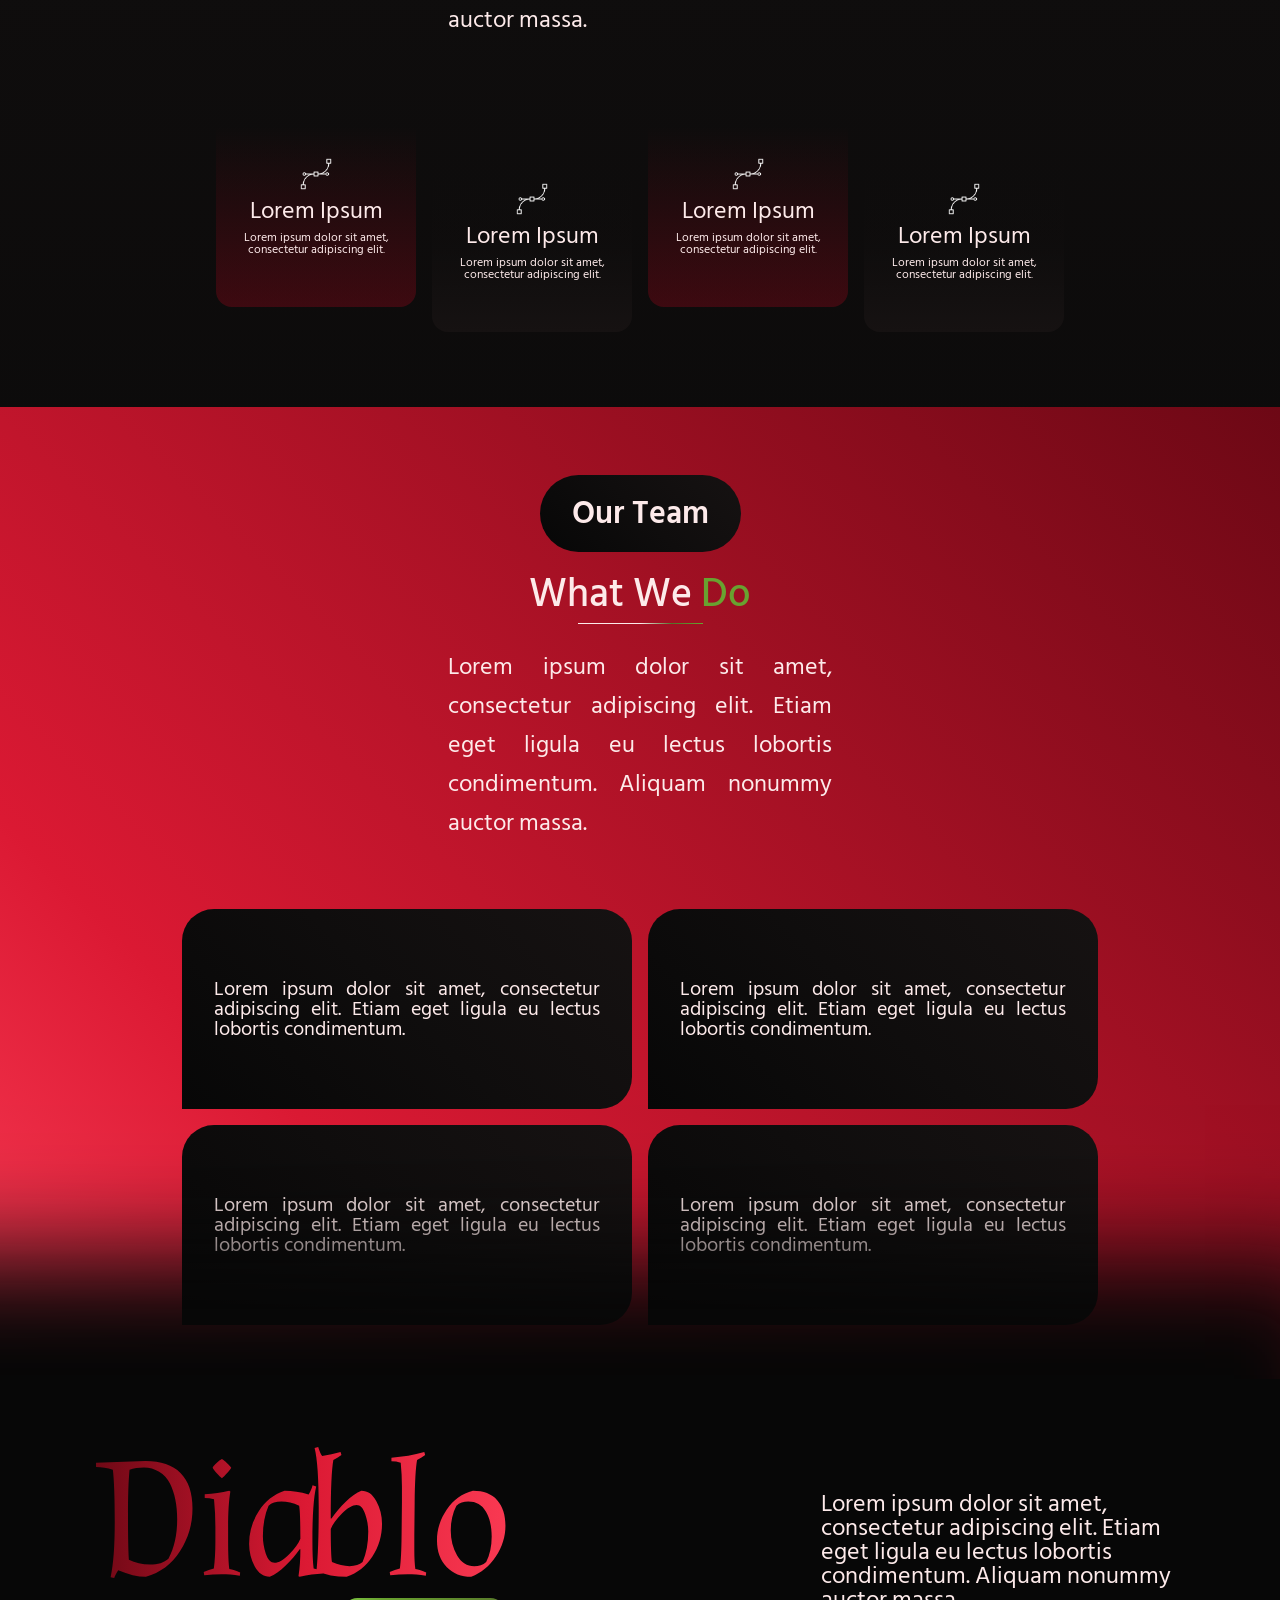
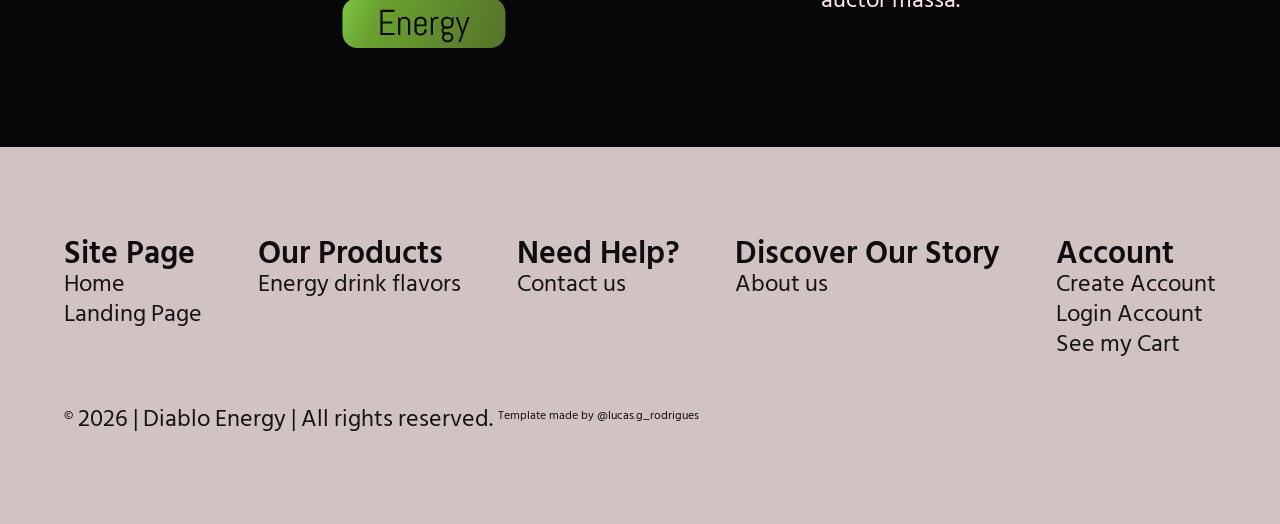
<file: AboutUs.html>
<!DOCTYPE html>
<html lang="en">

<head>
    <meta charset="UTF-8">
    <meta name="viewport" content="width=device-width, initial-scale=1.0">
    <title>| Diablo Energy</title>

    <link rel="stylesheet" href="style.css">
    <link rel="shortcut icon" href="img/Skull.png" type="image/x-icon">

    <link rel="preconnect" href="https://fonts.googleapis.com">
    <link rel="preconnect" href="https://fonts.gstatic.com" crossorigin>
    <link href="https://fonts.googleapis.com/css2?family=Hind+Siliguri:wght@300;400;500;600;700&display=swap"
        rel="stylesheet">
</head>

<body>
    <main id="AboutUs">
        <header>
            <div>
                <div id="Logo">
                    <svg width="410" height="202" viewBox="0 0 410 202" fill="none" xmlns="http://www.w3.org/2000/svg">
                        <path
                            d="M0 15.652L49.536 14.104C64.9013 14.104 76.54 18.06 84.452 25.972C92.4787 33.884 96.492 45.6947 96.492 61.404C96.492 76.9987 92.3067 91.2747 83.936 104.232C75.5653 117.189 64.2133 125.732 49.88 129.86C41.624 129.86 32.3933 127.681 22.188 123.324C20.2387 126.305 18.92 128.885 18.232 131.064L14.62 130.204C17.372 117.705 18.748 99.3587 18.748 75.164C18.748 50.9693 18.1173 33.4827 16.856 22.704C11.352 20.8693 5.73333 19.952 0 19.952V15.652ZM73.96 36.464C71.4373 31.4187 67.8253 27.52 63.124 24.768C58.5373 21.9013 53.492 20.468 47.988 20.468C42.484 20.468 37.668 21.2133 33.54 22.704C32.508 33.4827 31.992 48.676 31.992 68.284C31.992 87.7773 32.2787 102.569 32.852 112.66C39.044 115.871 46.096 117.476 54.008 117.476C61.92 117.476 68.0547 115.527 72.412 111.628C78.26 100.964 81.184 87.8347 81.184 72.24C81.184 58.0213 78.776 46.096 73.96 36.464Z"
                            fill="url(#paint0_linear_36_216)" />
                        <path
                            d="M132.12 80.152V94.6C132.12 106.984 132.522 116.157 133.324 122.12C136.535 122.808 140.147 123.897 144.16 125.388L143.816 128.656C137.395 127.739 131.318 127.28 125.584 127.28C119.851 127.28 114.06 127.624 108.212 128.312L107.696 125.044C111.136 123.553 114.519 122.407 117.844 121.604C118.876 113.807 119.392 104.805 119.392 94.6V80.152C119.392 70.864 118.934 61.576 118.016 52.288C115.035 51.3707 111.939 50.912 108.728 50.912V47.3C117.558 46.7267 125.699 45.58 133.152 43.86L134.356 44.548C132.866 53.3773 132.12 65.2453 132.12 80.152ZM135.216 20.64C134.414 22.1307 132.98 24.0227 130.916 26.316C128.967 28.6093 127.304 30.2147 125.928 31.132C124.552 30.2147 122.832 28.6093 120.768 26.316C118.819 24.0227 117.443 22.1307 116.64 20.64C117.328 19.264 118.647 17.716 120.596 15.996C122.546 14.1613 124.323 12.8427 125.928 12.04C127.419 12.9573 129.139 14.3333 131.088 16.168C133.038 17.888 134.414 19.3787 135.216 20.64Z"
                            fill="url(#paint1_linear_36_216)" />
                        <path
                            d="M153.123 97.008C153.123 85.0827 156.334 74.1893 162.755 64.328C169.176 54.352 177.776 47.5293 188.555 43.86C196.238 43.86 204.264 45.064 212.635 47.472C214.24 45.064 215.559 42.0253 216.591 38.356L220.203 39.388C217.68 49.708 216.419 67.94 216.419 94.084C216.419 105.78 216.82 114.953 217.623 121.604C220.375 122.521 223.471 122.98 226.911 122.98V126.592C219.572 126.936 211.832 128.025 203.691 129.86L202.487 129.172C203.748 121.26 204.379 112.316 204.379 102.34L203.691 102.168C199.678 107.901 194.919 113.463 189.415 118.852C183.911 124.241 178.694 127.911 173.763 129.86C167.456 129.86 162.411 126.363 158.627 119.368C154.958 112.373 153.123 104.92 153.123 97.008ZM166.883 89.268C166.883 94.8867 167.858 100.735 169.807 106.812C171.871 112.775 174.795 115.756 178.579 115.756C182.592 115.756 187.466 112.889 193.199 107.156C198.932 101.423 202.659 96.2627 204.379 91.676C204.379 74.5907 203.978 63.5827 203.175 58.652C197.098 55.9 191.192 54.524 185.459 54.524C179.84 54.524 175.54 55.9 172.559 58.652C168.775 67.3667 166.883 77.572 166.883 89.268Z"
                            fill="url(#paint2_linear_36_216)" />
                        <path
                            d="M286.023 76.712C286.023 88.6373 282.812 99.588 276.391 109.564C269.969 119.425 261.369 126.191 250.591 129.86C239.583 129.86 229.549 127.796 220.491 123.668C221.981 110.367 222.727 89.3253 222.727 60.544C222.727 31.7627 221.351 11.9253 218.599 1.032L222.211 0C223.243 3.66933 224.561 6.708 226.167 9.116C232.473 8.08399 238.608 6.708 244.571 4.988L245.431 8.084C243.252 9.804 240.557 11.4667 237.347 13.072C235.627 22.4747 234.767 41.9107 234.767 71.38L235.455 71.552C239.468 65.8187 244.227 60.2573 249.731 54.868C255.235 49.4787 260.452 45.8093 265.383 43.86C271.689 43.86 276.677 47.3573 280.347 54.352C284.131 61.3467 286.023 68.8 286.023 76.712ZM272.263 84.452C272.263 78.8333 271.231 73.0427 269.167 67.08C267.217 61.0027 264.351 57.964 260.567 57.964C256.553 57.964 251.68 60.8307 245.947 66.564C240.213 72.2973 236.487 77.4573 234.767 82.044C234.767 99.1293 235.168 110.137 235.971 115.068C242.048 117.82 247.896 119.196 253.515 119.196C259.248 119.196 263.605 117.82 266.587 115.068C270.371 106.353 272.263 96.148 272.263 84.452Z"
                            fill="url(#paint3_linear_36_216)" />
                        <path
                            d="M318.314 87.72C318.314 91.0453 318.314 96.32 318.314 103.544C318.314 110.653 318.658 116.845 319.346 122.12C322.557 122.808 326.169 123.897 330.182 125.388L329.838 128.656C323.417 127.739 317.34 127.28 311.606 127.28C305.873 127.28 300.082 127.624 294.234 128.312L293.718 125.044C297.158 123.553 300.541 122.407 303.866 121.604C304.898 114.265 305.472 102.971 305.586 87.72L305.93 55.556C305.93 52.5747 305.93 47.2427 305.93 39.56C305.93 31.7627 305.529 23.7933 304.726 15.652C301.745 14.7347 298.649 14.276 295.438 14.276V10.664C306.905 9.86133 317.856 7.96933 328.29 4.988L329.15 8.084C326.972 9.804 324.277 11.4667 321.066 13.072C319.69 20.64 318.888 34.8013 318.658 55.556L318.314 87.72Z"
                            fill="url(#paint4_linear_36_216)" />
                        <path
                            d="M375.221 129.86C365.245 129.86 357.046 126.535 350.625 119.884C344.203 113.119 340.993 104.289 340.993 93.396C340.993 82.5027 344.261 72.24 350.797 62.608C357.447 52.8613 366.162 46.612 376.941 43.86C387.605 43.86 395.689 46.956 401.193 53.148C406.697 59.34 409.449 67.8827 409.449 78.776C409.449 89.6693 406.238 99.932 399.817 109.564C393.395 119.196 385.197 125.961 375.221 129.86ZM372.297 54.524C367.481 54.524 363.525 55.9 360.429 58.652C356.645 65.876 354.753 74.1893 354.753 83.592C354.753 92.9947 356.874 101.308 361.117 108.532C365.359 115.641 371.035 119.196 378.145 119.196C382.961 119.196 386.974 117.763 390.185 114.896C393.854 107.901 395.689 99.416 395.689 89.44C395.689 79.3493 393.739 71.036 389.841 64.5C386.057 57.8493 380.209 54.524 372.297 54.524Z"
                            fill="url(#paint5_linear_36_216)" />
                        <path
                            d="M352.206 187.378C352.639 187.378 353.043 187.443 353.418 187.572C353.805 187.701 354.139 187.882 354.42 188.117C354.702 188.351 354.924 188.638 355.088 188.978C355.252 189.33 355.334 189.722 355.334 190.156V190.437C355.334 190.871 355.252 191.257 355.088 191.597C354.924 191.937 354.702 192.224 354.42 192.459C354.139 192.705 353.805 192.892 353.418 193.021C353.043 193.15 352.639 193.214 352.206 193.214H351.098C350.665 193.214 350.254 193.15 349.868 193.021C349.493 192.892 349.165 192.705 348.883 192.459C348.602 192.224 348.379 191.937 348.215 191.597C348.051 191.257 347.969 190.871 347.969 190.437V190.156C347.969 189.722 348.051 189.33 348.215 188.978C348.379 188.638 348.602 188.351 348.883 188.117C349.165 187.882 349.493 187.701 349.868 187.572C350.254 187.443 350.665 187.378 351.098 187.378H352.206Z"
                            fill="url(#paint6_linear_36_216)" />
                        <path
                            d="M352.276 171.751C352.709 171.751 353.114 171.834 353.489 171.998C353.875 172.162 354.209 172.384 354.491 172.666C354.784 172.947 355.012 173.281 355.176 173.668C355.34 174.043 355.422 174.447 355.422 174.88V176.48C355.422 176.914 355.34 177.324 355.176 177.71C355.012 178.085 354.784 178.414 354.491 178.695C354.209 178.976 353.875 179.199 353.489 179.363C353.114 179.527 352.709 179.609 352.276 179.609H350.483C350.049 179.609 349.639 179.527 349.252 179.363C348.877 179.199 348.549 178.976 348.268 178.695C347.987 178.414 347.764 178.085 347.6 177.71C347.436 177.324 347.354 176.914 347.354 176.48V174.88C347.354 174.447 347.436 174.043 347.6 173.668C347.764 173.281 347.987 172.947 348.268 172.666C348.549 172.384 348.877 172.162 349.252 171.998C349.639 171.834 350.049 171.751 350.483 171.751H352.276Z"
                            fill="url(#paint7_linear_36_216)" />
                        <path
                            d="M325.241 171.751C325.674 171.751 326.079 171.834 326.454 171.998C326.84 172.162 327.174 172.384 327.456 172.666C327.737 172.947 327.959 173.281 328.124 173.668C328.288 174.043 328.37 174.447 328.37 174.88V177.552H320.67V174.88C320.67 174.447 320.752 174.043 320.917 173.668C321.081 173.281 321.303 172.947 321.584 172.666C321.866 172.384 322.194 172.162 322.569 171.998C322.956 171.834 323.366 171.751 323.799 171.751H325.241Z"
                            fill="url(#paint8_linear_36_216)" />
                        <path fill-rule="evenodd" clip-rule="evenodd"
                            d="M394.449 151.064C402.733 151.064 409.449 157.78 409.449 166.064V186.064C409.449 194.348 402.733 201.064 394.449 201.064H261.449C253.164 201.064 246.449 194.348 246.449 186.064V166.064C246.449 157.78 253.164 151.064 261.449 151.064H394.449ZM350.483 169.712C349.756 169.712 349.071 169.853 348.426 170.134C347.782 170.404 347.219 170.779 346.739 171.259C346.258 171.74 345.877 172.302 345.596 172.947C345.327 173.591 345.192 174.277 345.192 175.003V176.357C345.192 177.177 345.356 177.933 345.684 178.625C346.012 179.316 346.458 179.908 347.02 180.4C346.551 180.74 346.182 181.185 345.913 181.736C345.643 182.275 345.508 182.861 345.508 183.494C345.508 184.197 345.672 184.841 346 185.427C346.34 186.001 346.792 186.459 347.354 186.798C346.909 187.232 346.557 187.742 346.299 188.328C346.042 188.914 345.913 189.558 345.913 190.261V190.332C345.913 191.058 346.047 191.726 346.317 192.335C346.598 192.945 346.979 193.466 347.459 193.9C347.94 194.334 348.502 194.668 349.147 194.902C349.792 195.148 350.477 195.271 351.204 195.271H352.1C352.827 195.271 353.512 195.148 354.157 194.902C354.801 194.668 355.364 194.334 355.844 193.9C356.325 193.466 356.7 192.945 356.969 192.335C357.25 191.726 357.391 191.058 357.391 190.332V190.261C357.391 189.535 357.25 188.867 356.969 188.257C356.7 187.648 356.325 187.126 355.844 186.693C355.364 186.259 354.801 185.925 354.157 185.691C353.512 185.445 352.827 185.322 352.1 185.322H349.147C348.901 185.322 348.667 185.275 348.444 185.181C348.221 185.087 348.022 184.959 347.846 184.794C347.682 184.619 347.553 184.419 347.459 184.197C347.366 183.974 347.319 183.74 347.319 183.494C347.319 183.248 347.366 183.013 347.459 182.791C347.553 182.556 347.682 182.357 347.846 182.193C348.022 182.029 348.221 181.9 348.444 181.806C348.667 181.701 348.901 181.648 349.147 181.648H352.276C353.002 181.648 353.688 181.513 354.333 181.244C354.977 180.962 355.54 180.582 356.02 180.101C356.5 179.621 356.875 179.058 357.145 178.414C357.426 177.769 357.567 177.084 357.567 176.357V170.064H356.846L355.668 171.892C355.176 171.224 354.555 170.697 353.805 170.31C353.067 169.912 352.258 169.712 351.379 169.712H350.483ZM359.729 170.064L365.565 186.517L362.366 195.271H364.458L373.563 170.064H371.401L366.725 183.705L366.655 184.636L366.584 183.705L361.891 170.064H359.729ZM323.799 169.712C323.073 169.712 322.387 169.853 321.743 170.134C321.098 170.404 320.536 170.779 320.055 171.259C319.575 171.74 319.194 172.302 318.913 172.947C318.643 173.591 318.508 174.277 318.508 175.003V183.125C318.508 183.851 318.643 184.537 318.913 185.181C319.194 185.826 319.575 186.388 320.055 186.869C320.536 187.349 321.098 187.73 321.743 188.011C322.387 188.281 323.073 188.416 323.799 188.416H325.241C325.967 188.416 326.653 188.281 327.297 188.011C327.942 187.73 328.504 187.349 328.985 186.869C329.465 186.388 329.84 185.826 330.11 185.181C330.391 184.537 330.532 183.851 330.532 183.125V182.404L328.37 182.052V183.248C328.37 183.681 328.288 184.091 328.124 184.478C327.959 184.853 327.737 185.181 327.456 185.462C327.174 185.744 326.84 185.966 326.454 186.13C326.079 186.294 325.674 186.376 325.241 186.376H323.799C323.366 186.376 322.956 186.294 322.569 186.13C322.194 185.966 321.866 185.744 321.584 185.462C321.303 185.181 321.081 184.853 320.917 184.478C320.752 184.091 320.67 183.681 320.67 183.248V179.24H330.532V175.003C330.532 174.277 330.391 173.591 330.11 172.947C329.84 172.302 329.465 171.74 328.985 171.259C328.504 170.779 327.942 170.404 327.297 170.134C326.653 169.853 325.967 169.712 325.241 169.712H323.799ZM284.354 162.857V188.064H298.54V185.902H286.622V176.55H296.272V174.388H286.622V165.019H298.54V162.857H284.354ZM308.348 169.712C307.469 169.712 306.655 169.912 305.905 170.31C305.167 170.697 304.551 171.224 304.059 171.892L302.881 170.064H302.161V188.064H304.323V174.88C304.323 174.447 304.405 174.043 304.569 173.668C304.733 173.281 304.956 172.947 305.237 172.666C305.518 172.384 305.846 172.162 306.221 171.998C306.608 171.834 307.018 171.751 307.452 171.751H308.893C309.327 171.751 309.731 171.834 310.106 171.998C310.493 172.162 310.827 172.384 311.108 172.666C311.389 172.947 311.612 173.281 311.776 173.668C311.94 174.043 312.022 174.447 312.022 174.88V188.064H314.184V175.003C314.184 174.277 314.043 173.591 313.762 172.947C313.493 172.302 313.118 171.74 312.637 171.259C312.157 170.779 311.594 170.404 310.95 170.134C310.305 169.853 309.62 169.712 308.893 169.712H308.348ZM341.043 169.712C340.165 169.712 339.35 169.912 338.6 170.31C337.862 170.697 337.247 171.224 336.754 171.892L335.577 170.064H334.856V188.064H337.018V175.25C337.018 174.816 337.1 174.412 337.264 174.037C337.428 173.65 337.651 173.316 337.932 173.035C338.213 172.753 338.542 172.531 338.917 172.367C339.303 172.203 339.713 172.121 340.147 172.121H342.309V169.712H341.043Z"
                            fill="url(#paint9_linear_36_216)" />
                        <defs>
                            <linearGradient id="paint0_linear_36_216" x1="-2.75195" y1="69.78" x2="417.248" y2="69.78"
                                gradientUnits="userSpaceOnUse">
                                <stop stop-color="#6D0815" />
                                <stop offset="0.5" stop-color="#DB1933" />
                                <stop offset="1" stop-color="#FA3A53" />
                            </linearGradient>
                            <linearGradient id="paint1_linear_36_216" x1="-2.75195" y1="69.78" x2="417.248" y2="69.78"
                                gradientUnits="userSpaceOnUse">
                                <stop stop-color="#6D0815" />
                                <stop offset="0.5" stop-color="#DB1933" />
                                <stop offset="1" stop-color="#FA3A53" />
                            </linearGradient>
                            <linearGradient id="paint2_linear_36_216" x1="-2.75195" y1="69.78" x2="417.248" y2="69.78"
                                gradientUnits="userSpaceOnUse">
                                <stop stop-color="#6D0815" />
                                <stop offset="0.5" stop-color="#DB1933" />
                                <stop offset="1" stop-color="#FA3A53" />
                            </linearGradient>
                            <linearGradient id="paint3_linear_36_216" x1="-2.75195" y1="69.78" x2="417.248" y2="69.78"
                                gradientUnits="userSpaceOnUse">
                                <stop stop-color="#6D0815" />
                                <stop offset="0.5" stop-color="#DB1933" />
                                <stop offset="1" stop-color="#FA3A53" />
                            </linearGradient>
                            <linearGradient id="paint4_linear_36_216" x1="-2.75195" y1="69.78" x2="417.248" y2="69.78"
                                gradientUnits="userSpaceOnUse">
                                <stop stop-color="#6D0815" />
                                <stop offset="0.5" stop-color="#DB1933" />
                                <stop offset="1" stop-color="#FA3A53" />
                            </linearGradient>
                            <linearGradient id="paint5_linear_36_216" x1="-2.75195" y1="69.78" x2="417.248" y2="69.78"
                                gradientUnits="userSpaceOnUse">
                                <stop stop-color="#6D0815" />
                                <stop offset="0.5" stop-color="#DB1933" />
                                <stop offset="1" stop-color="#FA3A53" />
                            </linearGradient>
                            <linearGradient id="paint6_linear_36_216" x1="236.449" y1="151.064" x2="409.449"
                                y2="222.064" gradientUnits="userSpaceOnUse">
                                <stop stop-color="#82CE48" />
                                <stop offset="0.249955" stop-color="#69A230" />
                                <stop offset="1" stop-color="#547029" />
                            </linearGradient>
                            <linearGradient id="paint7_linear_36_216" x1="236.449" y1="151.064" x2="409.449"
                                y2="222.064" gradientUnits="userSpaceOnUse">
                                <stop stop-color="#82CE48" />
                                <stop offset="0.249955" stop-color="#69A230" />
                                <stop offset="1" stop-color="#547029" />
                            </linearGradient>
                            <linearGradient id="paint8_linear_36_216" x1="236.449" y1="151.064" x2="409.449"
                                y2="222.064" gradientUnits="userSpaceOnUse">
                                <stop stop-color="#82CE48" />
                                <stop offset="0.249955" stop-color="#69A230" />
                                <stop offset="1" stop-color="#547029" />
                            </linearGradient>
                            <linearGradient id="paint9_linear_36_216" x1="236.449" y1="151.064" x2="409.449"
                                y2="222.064" gradientUnits="userSpaceOnUse">
                                <stop stop-color="#82CE48" />
                                <stop offset="0.249955" stop-color="#69A230" />
                                <stop offset="1" stop-color="#547029" />
                            </linearGradient>
                        </defs>
                    </svg>
                </div>

                <nav>
                    <a href="index.html">
                        <h3>
                            Home
                        </h3>
                    </a>

                    <a href="OurProducts.html">
                        <h3>
                            Our Products
                        </h3>
                    </a>

                    <a href="AboutUs.html">
                        <h3 id="CurrentPage">
                            About Us
                        </h3>
                    </a>

                    <a href="NeedHelp.html">
                        <h3>
                            Need Help?
                        </h3>
                    </a>

                    <button id="discoverProducts" onclick="location.href='OurProducts.html'">
                        <svg width="33" height="30" viewBox="0 0 33 30" fill="none" xmlns="http://www.w3.org/2000/svg">
                            <path fill-rule="evenodd" clip-rule="evenodd"
                                d="M10.7885 24.4568C12.3519 24.4568 13.6151 25.6997 13.6151 27.2284C13.615 28.757 12.3519 30 10.7885 30C9.22507 30 7.96189 28.757 7.96182 27.2284C7.96182 25.6997 9.22502 24.4568 10.7885 24.4568ZM10.7885 25.5C9.81866 25.5 9.02916 26.2719 9.02916 27.2284C9.02922 28.1848 9.8187 28.9568 10.7885 28.9568C11.7582 28.9568 12.5477 28.1848 12.5478 27.2284C12.5478 26.2719 11.7583 25.5 10.7885 25.5Z"
                                fill="#0F0D0D" />
                            <path fill-rule="evenodd" clip-rule="evenodd"
                                d="M25.327 24.4568C26.8904 24.4568 28.1536 25.6998 28.1536 27.2284C28.1535 28.757 26.8903 30 25.327 30C23.7636 30 22.4998 28.757 22.4997 27.2284C22.4997 25.6997 23.7635 24.4568 25.327 24.4568ZM25.327 25.5C24.3572 25.5 23.5677 26.2719 23.5677 27.2284C23.5677 28.1848 24.3572 28.9568 25.327 28.9568C26.2967 28.9568 27.0862 28.1848 27.0863 27.2284C27.0863 26.272 26.2968 25.5 25.327 25.5Z"
                                fill="#0F0D0D" />
                            <path
                                d="M16.6729 10.1904C17.0893 10.1904 17.4228 10.521 17.4228 10.9241C17.4227 11.3271 17.0892 11.6577 16.6729 11.6577H11.1349C10.7186 11.6577 10.3845 11.3271 10.3844 10.9241C10.3844 10.521 10.7185 10.1904 11.1349 10.1904H16.6729Z"
                                fill="#0F0D0D" />
                            <path fill-rule="evenodd" clip-rule="evenodd"
                                d="M0.625319 0C0.651893 8.91044e-07 0.680764 0.00356233 0.706505 0.010376C2.97332 0.613165 4.36098 1.17985 5.21141 1.84265C6.00891 2.46424 6.36573 3.19612 6.47878 4.28101L6.54819 5.09521H29.7767C31.5589 5.09526 32.9999 6.51227 33 8.25562C33 8.94314 32.8637 9.62425 32.5984 10.2606L30.6059 15.0397C29.7462 17.102 27.6998 18.4509 25.4261 18.4509H7.22309L8.338 19.5233C9.32601 20.4733 10.6806 21.0595 12.173 21.0596H30.1734C30.5895 21.0597 30.9231 21.3904 30.9232 21.7932C30.9232 22.1962 30.5896 22.5273 30.1734 22.5275H11.1349C8.78037 22.5275 6.74546 21.184 5.78343 19.2358L5.69357 19.0454L5.6037 18.8342C5.33836 18.1737 5.19223 17.4536 5.19219 16.6986V6.3385C5.19219 5.67157 5.19328 5.09108 5.13394 4.60754C5.07295 4.11078 4.94231 3.65253 4.63629 3.2489C4.33319 2.8492 3.90528 2.56536 3.37077 2.32422C2.84026 2.08489 2.15543 1.86643 1.29216 1.62354L1.28844 1.62231L0.554049 1.4209L0.55095 1.41968L0.440017 1.38062C0.194197 1.27207 0.0270717 1.04297 0.00309871 0.785522L0 0.708618V0.611572C2.92756e-05 0.276049 0.277803 0.00014904 0.625319 0ZM6.69259 6.5625V15.6793C6.69259 15.9396 6.71113 16.1965 6.74775 16.4478L6.82583 16.9836H25.4261C27.0361 16.9836 28.4925 16.0579 29.1551 14.6252L29.1576 14.6204L29.1601 14.6149L29.2121 14.4965L29.2171 14.4855L31.2096 9.70642C31.3775 9.3035 31.4738 8.87569 31.4953 8.44177L31.5002 8.25562C31.5001 7.34757 30.7738 6.60949 29.8647 6.56433H29.8561L29.848 6.56372L29.7922 6.5625H6.69259Z"
                                fill="#0F0D0D" />
                        </svg>

                        <h3>
                            Discover Products
                        </h3>
                    </button>
                </nav>
            </div>
        </header>

        <div id="BackGroundFade">
            <section id="AboutProduct">
                <div id="Product">
                    <img src="img/Lata.png" alt="">
                </div>
                <div id="Description">
                    <svg id="Logo" width="410" height="202" viewBox="0 0 410 202" fill="none"
                        xmlns="http://www.w3.org/2000/svg">
                        <path
                            d="M0 15.652L49.536 14.104C64.9013 14.104 76.54 18.06 84.452 25.972C92.4787 33.884 96.492 45.6947 96.492 61.404C96.492 76.9987 92.3067 91.2747 83.936 104.232C75.5653 117.189 64.2133 125.732 49.88 129.86C41.624 129.86 32.3933 127.681 22.188 123.324C20.2387 126.305 18.92 128.885 18.232 131.064L14.62 130.204C17.372 117.705 18.748 99.3587 18.748 75.164C18.748 50.9693 18.1173 33.4827 16.856 22.704C11.352 20.8693 5.73333 19.952 0 19.952V15.652ZM73.96 36.464C71.4373 31.4187 67.8253 27.52 63.124 24.768C58.5373 21.9013 53.492 20.468 47.988 20.468C42.484 20.468 37.668 21.2133 33.54 22.704C32.508 33.4827 31.992 48.676 31.992 68.284C31.992 87.7773 32.2787 102.569 32.852 112.66C39.044 115.871 46.096 117.476 54.008 117.476C61.92 117.476 68.0547 115.527 72.412 111.628C78.26 100.964 81.184 87.8347 81.184 72.24C81.184 58.0213 78.776 46.096 73.96 36.464Z"
                            fill="url(#paint0_linear_36_216)" />
                        <path
                            d="M132.12 80.152V94.6C132.12 106.984 132.522 116.157 133.324 122.12C136.535 122.808 140.147 123.897 144.16 125.388L143.816 128.656C137.395 127.739 131.318 127.28 125.584 127.28C119.851 127.28 114.06 127.624 108.212 128.312L107.696 125.044C111.136 123.553 114.519 122.407 117.844 121.604C118.876 113.807 119.392 104.805 119.392 94.6V80.152C119.392 70.864 118.934 61.576 118.016 52.288C115.035 51.3707 111.939 50.912 108.728 50.912V47.3C117.558 46.7267 125.699 45.58 133.152 43.86L134.356 44.548C132.866 53.3773 132.12 65.2453 132.12 80.152ZM135.216 20.64C134.414 22.1307 132.98 24.0227 130.916 26.316C128.967 28.6093 127.304 30.2147 125.928 31.132C124.552 30.2147 122.832 28.6093 120.768 26.316C118.819 24.0227 117.443 22.1307 116.64 20.64C117.328 19.264 118.647 17.716 120.596 15.996C122.546 14.1613 124.323 12.8427 125.928 12.04C127.419 12.9573 129.139 14.3333 131.088 16.168C133.038 17.888 134.414 19.3787 135.216 20.64Z"
                            fill="url(#paint1_linear_36_216)" />
                        <path
                            d="M153.123 97.008C153.123 85.0827 156.334 74.1893 162.755 64.328C169.176 54.352 177.776 47.5293 188.555 43.86C196.238 43.86 204.264 45.064 212.635 47.472C214.24 45.064 215.559 42.0253 216.591 38.356L220.203 39.388C217.68 49.708 216.419 67.94 216.419 94.084C216.419 105.78 216.82 114.953 217.623 121.604C220.375 122.521 223.471 122.98 226.911 122.98V126.592C219.572 126.936 211.832 128.025 203.691 129.86L202.487 129.172C203.748 121.26 204.379 112.316 204.379 102.34L203.691 102.168C199.678 107.901 194.919 113.463 189.415 118.852C183.911 124.241 178.694 127.911 173.763 129.86C167.456 129.86 162.411 126.363 158.627 119.368C154.958 112.373 153.123 104.92 153.123 97.008ZM166.883 89.268C166.883 94.8867 167.858 100.735 169.807 106.812C171.871 112.775 174.795 115.756 178.579 115.756C182.592 115.756 187.466 112.889 193.199 107.156C198.932 101.423 202.659 96.2627 204.379 91.676C204.379 74.5907 203.978 63.5827 203.175 58.652C197.098 55.9 191.192 54.524 185.459 54.524C179.84 54.524 175.54 55.9 172.559 58.652C168.775 67.3667 166.883 77.572 166.883 89.268Z"
                            fill="url(#paint2_linear_36_216)" />
                        <path
                            d="M286.023 76.712C286.023 88.6373 282.812 99.588 276.391 109.564C269.969 119.425 261.369 126.191 250.591 129.86C239.583 129.86 229.549 127.796 220.491 123.668C221.981 110.367 222.727 89.3253 222.727 60.544C222.727 31.7627 221.351 11.9253 218.599 1.032L222.211 0C223.243 3.66933 224.561 6.708 226.167 9.116C232.473 8.08399 238.608 6.708 244.571 4.988L245.431 8.084C243.252 9.804 240.557 11.4667 237.347 13.072C235.627 22.4747 234.767 41.9107 234.767 71.38L235.455 71.552C239.468 65.8187 244.227 60.2573 249.731 54.868C255.235 49.4787 260.452 45.8093 265.383 43.86C271.689 43.86 276.677 47.3573 280.347 54.352C284.131 61.3467 286.023 68.8 286.023 76.712ZM272.263 84.452C272.263 78.8333 271.231 73.0427 269.167 67.08C267.217 61.0027 264.351 57.964 260.567 57.964C256.553 57.964 251.68 60.8307 245.947 66.564C240.213 72.2973 236.487 77.4573 234.767 82.044C234.767 99.1293 235.168 110.137 235.971 115.068C242.048 117.82 247.896 119.196 253.515 119.196C259.248 119.196 263.605 117.82 266.587 115.068C270.371 106.353 272.263 96.148 272.263 84.452Z"
                            fill="url(#paint3_linear_36_216)" />
                        <path
                            d="M318.314 87.72C318.314 91.0453 318.314 96.32 318.314 103.544C318.314 110.653 318.658 116.845 319.346 122.12C322.557 122.808 326.169 123.897 330.182 125.388L329.838 128.656C323.417 127.739 317.34 127.28 311.606 127.28C305.873 127.28 300.082 127.624 294.234 128.312L293.718 125.044C297.158 123.553 300.541 122.407 303.866 121.604C304.898 114.265 305.472 102.971 305.586 87.72L305.93 55.556C305.93 52.5747 305.93 47.2427 305.93 39.56C305.93 31.7627 305.529 23.7933 304.726 15.652C301.745 14.7347 298.649 14.276 295.438 14.276V10.664C306.905 9.86133 317.856 7.96933 328.29 4.988L329.15 8.084C326.972 9.804 324.277 11.4667 321.066 13.072C319.69 20.64 318.888 34.8013 318.658 55.556L318.314 87.72Z"
                            fill="url(#paint4_linear_36_216)" />
                        <path
                            d="M375.221 129.86C365.245 129.86 357.046 126.535 350.625 119.884C344.203 113.119 340.993 104.289 340.993 93.396C340.993 82.5027 344.261 72.24 350.797 62.608C357.447 52.8613 366.162 46.612 376.941 43.86C387.605 43.86 395.689 46.956 401.193 53.148C406.697 59.34 409.449 67.8827 409.449 78.776C409.449 89.6693 406.238 99.932 399.817 109.564C393.395 119.196 385.197 125.961 375.221 129.86ZM372.297 54.524C367.481 54.524 363.525 55.9 360.429 58.652C356.645 65.876 354.753 74.1893 354.753 83.592C354.753 92.9947 356.874 101.308 361.117 108.532C365.359 115.641 371.035 119.196 378.145 119.196C382.961 119.196 386.974 117.763 390.185 114.896C393.854 107.901 395.689 99.416 395.689 89.44C395.689 79.3493 393.739 71.036 389.841 64.5C386.057 57.8493 380.209 54.524 372.297 54.524Z"
                            fill="url(#paint5_linear_36_216)" />
                        <path
                            d="M352.206 187.378C352.639 187.378 353.043 187.443 353.418 187.572C353.805 187.701 354.139 187.882 354.42 188.117C354.702 188.351 354.924 188.638 355.088 188.978C355.252 189.33 355.334 189.722 355.334 190.156V190.437C355.334 190.871 355.252 191.257 355.088 191.597C354.924 191.937 354.702 192.224 354.42 192.459C354.139 192.705 353.805 192.892 353.418 193.021C353.043 193.15 352.639 193.214 352.206 193.214H351.098C350.665 193.214 350.254 193.15 349.868 193.021C349.493 192.892 349.165 192.705 348.883 192.459C348.602 192.224 348.379 191.937 348.215 191.597C348.051 191.257 347.969 190.871 347.969 190.437V190.156C347.969 189.722 348.051 189.33 348.215 188.978C348.379 188.638 348.602 188.351 348.883 188.117C349.165 187.882 349.493 187.701 349.868 187.572C350.254 187.443 350.665 187.378 351.098 187.378H352.206Z"
                            fill="url(#paint6_linear_36_216)" />
                        <path
                            d="M352.276 171.751C352.709 171.751 353.114 171.834 353.489 171.998C353.875 172.162 354.209 172.384 354.491 172.666C354.784 172.947 355.012 173.281 355.176 173.668C355.34 174.043 355.422 174.447 355.422 174.88V176.48C355.422 176.914 355.34 177.324 355.176 177.71C355.012 178.085 354.784 178.414 354.491 178.695C354.209 178.976 353.875 179.199 353.489 179.363C353.114 179.527 352.709 179.609 352.276 179.609H350.483C350.049 179.609 349.639 179.527 349.252 179.363C348.877 179.199 348.549 178.976 348.268 178.695C347.987 178.414 347.764 178.085 347.6 177.71C347.436 177.324 347.354 176.914 347.354 176.48V174.88C347.354 174.447 347.436 174.043 347.6 173.668C347.764 173.281 347.987 172.947 348.268 172.666C348.549 172.384 348.877 172.162 349.252 171.998C349.639 171.834 350.049 171.751 350.483 171.751H352.276Z"
                            fill="url(#paint7_linear_36_216)" />
                        <path
                            d="M325.241 171.751C325.674 171.751 326.079 171.834 326.454 171.998C326.84 172.162 327.174 172.384 327.456 172.666C327.737 172.947 327.959 173.281 328.124 173.668C328.288 174.043 328.37 174.447 328.37 174.88V177.552H320.67V174.88C320.67 174.447 320.752 174.043 320.917 173.668C321.081 173.281 321.303 172.947 321.584 172.666C321.866 172.384 322.194 172.162 322.569 171.998C322.956 171.834 323.366 171.751 323.799 171.751H325.241Z"
                            fill="url(#paint8_linear_36_216)" />
                        <path fill-rule="evenodd" clip-rule="evenodd"
                            d="M394.449 151.064C402.733 151.064 409.449 157.78 409.449 166.064V186.064C409.449 194.348 402.733 201.064 394.449 201.064H261.449C253.164 201.064 246.449 194.348 246.449 186.064V166.064C246.449 157.78 253.164 151.064 261.449 151.064H394.449ZM350.483 169.712C349.756 169.712 349.071 169.853 348.426 170.134C347.782 170.404 347.219 170.779 346.739 171.259C346.258 171.74 345.877 172.302 345.596 172.947C345.327 173.591 345.192 174.277 345.192 175.003V176.357C345.192 177.177 345.356 177.933 345.684 178.625C346.012 179.316 346.458 179.908 347.02 180.4C346.551 180.74 346.182 181.185 345.913 181.736C345.643 182.275 345.508 182.861 345.508 183.494C345.508 184.197 345.672 184.841 346 185.427C346.34 186.001 346.792 186.459 347.354 186.798C346.909 187.232 346.557 187.742 346.299 188.328C346.042 188.914 345.913 189.558 345.913 190.261V190.332C345.913 191.058 346.047 191.726 346.317 192.335C346.598 192.945 346.979 193.466 347.459 193.9C347.94 194.334 348.502 194.668 349.147 194.902C349.792 195.148 350.477 195.271 351.204 195.271H352.1C352.827 195.271 353.512 195.148 354.157 194.902C354.801 194.668 355.364 194.334 355.844 193.9C356.325 193.466 356.7 192.945 356.969 192.335C357.25 191.726 357.391 191.058 357.391 190.332V190.261C357.391 189.535 357.25 188.867 356.969 188.257C356.7 187.648 356.325 187.126 355.844 186.693C355.364 186.259 354.801 185.925 354.157 185.691C353.512 185.445 352.827 185.322 352.1 185.322H349.147C348.901 185.322 348.667 185.275 348.444 185.181C348.221 185.087 348.022 184.959 347.846 184.794C347.682 184.619 347.553 184.419 347.459 184.197C347.366 183.974 347.319 183.74 347.319 183.494C347.319 183.248 347.366 183.013 347.459 182.791C347.553 182.556 347.682 182.357 347.846 182.193C348.022 182.029 348.221 181.9 348.444 181.806C348.667 181.701 348.901 181.648 349.147 181.648H352.276C353.002 181.648 353.688 181.513 354.333 181.244C354.977 180.962 355.54 180.582 356.02 180.101C356.5 179.621 356.875 179.058 357.145 178.414C357.426 177.769 357.567 177.084 357.567 176.357V170.064H356.846L355.668 171.892C355.176 171.224 354.555 170.697 353.805 170.31C353.067 169.912 352.258 169.712 351.379 169.712H350.483ZM359.729 170.064L365.565 186.517L362.366 195.271H364.458L373.563 170.064H371.401L366.725 183.705L366.655 184.636L366.584 183.705L361.891 170.064H359.729ZM323.799 169.712C323.073 169.712 322.387 169.853 321.743 170.134C321.098 170.404 320.536 170.779 320.055 171.259C319.575 171.74 319.194 172.302 318.913 172.947C318.643 173.591 318.508 174.277 318.508 175.003V183.125C318.508 183.851 318.643 184.537 318.913 185.181C319.194 185.826 319.575 186.388 320.055 186.869C320.536 187.349 321.098 187.73 321.743 188.011C322.387 188.281 323.073 188.416 323.799 188.416H325.241C325.967 188.416 326.653 188.281 327.297 188.011C327.942 187.73 328.504 187.349 328.985 186.869C329.465 186.388 329.84 185.826 330.11 185.181C330.391 184.537 330.532 183.851 330.532 183.125V182.404L328.37 182.052V183.248C328.37 183.681 328.288 184.091 328.124 184.478C327.959 184.853 327.737 185.181 327.456 185.462C327.174 185.744 326.84 185.966 326.454 186.13C326.079 186.294 325.674 186.376 325.241 186.376H323.799C323.366 186.376 322.956 186.294 322.569 186.13C322.194 185.966 321.866 185.744 321.584 185.462C321.303 185.181 321.081 184.853 320.917 184.478C320.752 184.091 320.67 183.681 320.67 183.248V179.24H330.532V175.003C330.532 174.277 330.391 173.591 330.11 172.947C329.84 172.302 329.465 171.74 328.985 171.259C328.504 170.779 327.942 170.404 327.297 170.134C326.653 169.853 325.967 169.712 325.241 169.712H323.799ZM284.354 162.857V188.064H298.54V185.902H286.622V176.55H296.272V174.388H286.622V165.019H298.54V162.857H284.354ZM308.348 169.712C307.469 169.712 306.655 169.912 305.905 170.31C305.167 170.697 304.551 171.224 304.059 171.892L302.881 170.064H302.161V188.064H304.323V174.88C304.323 174.447 304.405 174.043 304.569 173.668C304.733 173.281 304.956 172.947 305.237 172.666C305.518 172.384 305.846 172.162 306.221 171.998C306.608 171.834 307.018 171.751 307.452 171.751H308.893C309.327 171.751 309.731 171.834 310.106 171.998C310.493 172.162 310.827 172.384 311.108 172.666C311.389 172.947 311.612 173.281 311.776 173.668C311.94 174.043 312.022 174.447 312.022 174.88V188.064H314.184V175.003C314.184 174.277 314.043 173.591 313.762 172.947C313.493 172.302 313.118 171.74 312.637 171.259C312.157 170.779 311.594 170.404 310.95 170.134C310.305 169.853 309.62 169.712 308.893 169.712H308.348ZM341.043 169.712C340.165 169.712 339.35 169.912 338.6 170.31C337.862 170.697 337.247 171.224 336.754 171.892L335.577 170.064H334.856V188.064H337.018V175.25C337.018 174.816 337.1 174.412 337.264 174.037C337.428 173.65 337.651 173.316 337.932 173.035C338.213 172.753 338.542 172.531 338.917 172.367C339.303 172.203 339.713 172.121 340.147 172.121H342.309V169.712H341.043Z"
                            fill="url(#paint9_linear_36_216)" />
                        <defs>
                            <linearGradient id="paint0_linear_36_216" x1="-2.75195" y1="69.78" x2="417.248" y2="69.78"
                                gradientUnits="userSpaceOnUse">
                                <stop stop-color="#6D0815" />
                                <stop offset="0.5" stop-color="#DB1933" />
                                <stop offset="1" stop-color="#FA3A53" />
                            </linearGradient>
                            <linearGradient id="paint1_linear_36_216" x1="-2.75195" y1="69.78" x2="417.248" y2="69.78"
                                gradientUnits="userSpaceOnUse">
                                <stop stop-color="#6D0815" />
                                <stop offset="0.5" stop-color="#DB1933" />
                                <stop offset="1" stop-color="#FA3A53" />
                            </linearGradient>
                            <linearGradient id="paint2_linear_36_216" x1="-2.75195" y1="69.78" x2="417.248" y2="69.78"
                                gradientUnits="userSpaceOnUse">
                                <stop stop-color="#6D0815" />
                                <stop offset="0.5" stop-color="#DB1933" />
                                <stop offset="1" stop-color="#FA3A53" />
                            </linearGradient>
                            <linearGradient id="paint3_linear_36_216" x1="-2.75195" y1="69.78" x2="417.248" y2="69.78"
                                gradientUnits="userSpaceOnUse">
                                <stop stop-color="#6D0815" />
                                <stop offset="0.5" stop-color="#DB1933" />
                                <stop offset="1" stop-color="#FA3A53" />
                            </linearGradient>
                            <linearGradient id="paint4_linear_36_216" x1="-2.75195" y1="69.78" x2="417.248" y2="69.78"
                                gradientUnits="userSpaceOnUse">
                                <stop stop-color="#6D0815" />
                                <stop offset="0.5" stop-color="#DB1933" />
                                <stop offset="1" stop-color="#FA3A53" />
                            </linearGradient>
                            <linearGradient id="paint5_linear_36_216" x1="-2.75195" y1="69.78" x2="417.248" y2="69.78"
                                gradientUnits="userSpaceOnUse">
                                <stop stop-color="#6D0815" />
                                <stop offset="0.5" stop-color="#DB1933" />
                                <stop offset="1" stop-color="#FA3A53" />
                            </linearGradient>
                            <linearGradient id="paint6_linear_36_216" x1="236.449" y1="151.064" x2="409.449"
                                y2="222.064" gradientUnits="userSpaceOnUse">
                                <stop stop-color="#82CE48" />
                                <stop offset="0.249955" stop-color="#69A230" />
                                <stop offset="1" stop-color="#547029" />
                            </linearGradient>
                            <linearGradient id="paint7_linear_36_216" x1="236.449" y1="151.064" x2="409.449"
                                y2="222.064" gradientUnits="userSpaceOnUse">
                                <stop stop-color="#82CE48" />
                                <stop offset="0.249955" stop-color="#69A230" />
                                <stop offset="1" stop-color="#547029" />
                            </linearGradient>
                            <linearGradient id="paint8_linear_36_216" x1="236.449" y1="151.064" x2="409.449"
                                y2="222.064" gradientUnits="userSpaceOnUse">
                                <stop stop-color="#82CE48" />
                                <stop offset="0.249955" stop-color="#69A230" />
                                <stop offset="1" stop-color="#547029" />
                            </linearGradient>
                            <linearGradient id="paint9_linear_36_216" x1="236.449" y1="151.064" x2="409.449"
                                y2="222.064" gradientUnits="userSpaceOnUse">
                                <stop stop-color="#82CE48" />
                                <stop offset="0.249955" stop-color="#69A230" />
                                <stop offset="1" stop-color="#547029" />
                            </linearGradient>
                        </defs>
                    </svg>

                    <h2>
                        Lorem ipsum dolor sit amet, consectetur adipiscing elit. Etiam eget ligula eu lectus lobortis
                        condimentum. Aliquam nonummy auctor massa.
                    </h2>

                    <button onclick="location.href='OurProducts.html'">
                        <h3>
                            See Our Flavors
                        </h3>
                    </button>

                    <div id="SocialMedia">
                        <svg width="50" height="50" viewBox="0 0 50 50" fill="none" xmlns="http://www.w3.org/2000/svg">
                            <path fill-rule="evenodd" clip-rule="evenodd"
                                d="M28.4018 49.7705C40.5997 48.111 50 37.6533 50 25C50 11.1929 38.8071 0 25 0C11.1929 0 0 11.1929 0 25C0 37.3544 8.96144 47.6157 20.7386 49.6383V32.5H14.5V25.25H20.7386V19.725C20.7386 13.45 24.3982 10 30.0228 10C32.7 10 35.5 10.475 35.5 10.475V16.65H32.4053C29.3596 16.65 28.4018 18.575 28.4018 20.55V25.25H35.2298L34.1246 32.5H28.4018V49.7705Z"
                                fill="#A51024" />
                            <path fill-rule="evenodd" clip-rule="evenodd"
                                d="M28.4018 49.7705C40.5997 48.111 50 37.6533 50 25C50 11.1929 38.8071 0 25 0C11.1929 0 0 11.1929 0 25C0 37.3544 8.96144 47.6157 20.7386 49.6383V32.5H14.5V25.25H20.7386V19.725C20.7386 13.45 24.3982 10 30.0228 10C32.7 10 35.5 10.475 35.5 10.475V16.65H32.4053C29.3596 16.65 28.4018 18.575 28.4018 20.55V25.25H35.2298L34.1246 32.5H28.4018V49.7705Z"
                                fill="url(#paint0_linear_133_82)" />
                            <defs>
                                <linearGradient id="paint0_linear_133_82" x1="0.467286" y1="50.2682" x2="50.2373"
                                    y2="0.268737" gradientUnits="userSpaceOnUse">
                                    <stop stop-color="#6D0815" />
                                    <stop offset="0.75" stop-color="#DB1933" />
                                    <stop offset="1" stop-color="#FA3A53" />
                                </linearGradient>
                            </defs>
                        </svg>

                        <svg width="50" height="50" viewBox="0 0 50 50" fill="none" xmlns="http://www.w3.org/2000/svg">
                            <path fill-rule="evenodd" clip-rule="evenodd"
                                d="M25 0C11.1929 0 0 11.1929 0 25C0 38.8071 11.1929 50 25 50C38.8071 50 50 38.8071 50 25C50 11.1929 38.8071 0 25 0ZM34.487 10H39.5495L28.4922 22.7067L41.5 40H31.3175L23.3364 29.5144L14.2151 40H9.14537L20.97 26.4062L8.5 10H18.9407L26.1473 19.5841L34.487 10ZM35.5124 36.9567H32.7086L14.4016 12.8846H17.4133L35.5124 36.9567Z"
                                fill="url(#paint0_linear_133_49)" />
                            <defs>
                                <linearGradient id="paint0_linear_133_49" x1="0.467286" y1="50.5" x2="50.4673"
                                    y2="0.500003" gradientUnits="userSpaceOnUse">
                                    <stop stop-color="#6D0815" />
                                    <stop offset="0.75" stop-color="#DB1933" />
                                    <stop offset="1" stop-color="#FA3A53" />
                                </linearGradient>
                            </defs>
                        </svg>

                        <svg width="50" height="50" viewBox="0 0 50 50" fill="none" xmlns="http://www.w3.org/2000/svg">
                            <path
                                d="M36.694 16.153C36.4441 15.5057 36.0614 14.918 35.5705 14.4277C35.0797 13.9373 34.4915 13.5552 33.844 13.306C32.9524 12.9758 32.0107 12.8012 31.06 12.79C29.479 12.718 29.005 12.7 25 12.7C20.995 12.7 20.521 12.718 18.94 12.79C17.9883 12.8009 17.0455 12.9754 16.153 13.306C15.5058 13.5559 14.918 13.9386 14.4277 14.4295C13.9373 14.9203 13.5552 15.5085 13.306 16.156C12.9758 17.0476 12.8012 17.9893 12.79 18.94C12.718 20.521 12.7 20.995 12.7 25C12.7 29.005 12.718 29.479 12.79 31.06C12.8009 32.0117 12.9754 32.9545 13.306 33.847C13.5559 34.4942 13.9386 35.082 14.4295 35.5723C14.9204 36.0627 15.5085 36.4448 16.156 36.694C17.0476 37.0242 17.9893 37.1988 18.94 37.21C20.521 37.282 20.995 37.297 25 37.297C29.005 37.297 29.479 37.282 31.06 37.207C32.0115 37.1971 32.9543 37.0235 33.847 36.694C34.4943 36.4441 35.082 36.0614 35.5723 35.5705C36.0627 35.0796 36.4448 34.4915 36.694 33.844C37.0242 32.9524 37.1988 32.0107 37.21 31.06C37.282 29.479 37.297 29.005 37.297 25C37.297 20.995 37.282 20.521 37.207 18.94C37.1971 17.9885 37.0235 17.0457 36.694 16.153ZM25 32.704C23.4763 32.704 21.9868 32.2522 20.7199 31.4056C19.453 30.5591 18.4655 29.3559 17.8824 27.9482C17.2993 26.5405 17.1468 24.9914 17.444 23.497C17.7413 22.0026 18.475 20.6299 19.5525 19.5524C20.6299 18.475 22.0026 17.7413 23.497 17.444C24.9915 17.1468 26.5405 17.2993 27.9482 17.8824C29.3559 18.4655 30.5591 19.453 31.4056 20.7199C32.2522 21.9868 32.704 23.4763 32.704 25C32.704 27.0432 31.8923 29.0028 30.4476 30.4475C29.0028 31.8923 27.0432 32.704 25 32.704ZM33.007 18.793C32.651 18.793 32.303 18.6874 32.007 18.4896C31.711 18.2919 31.4803 18.0107 31.344 17.6818C31.2078 17.3529 31.1721 16.991 31.2416 16.6418C31.311 16.2927 31.4825 15.9719 31.7342 15.7202C31.9859 15.4685 32.3067 15.297 32.6558 15.2276C33.005 15.1581 33.3669 15.1938 33.6958 15.33C34.0247 15.4663 34.3059 15.697 34.5036 15.993C34.7014 16.289 34.807 16.637 34.807 16.993C34.807 17.4704 34.6174 17.9282 34.2798 18.2658C33.9422 18.6034 33.4844 18.793 33.007 18.793ZM30.001 25C30.001 25.9891 29.7077 26.956 29.1582 27.7784C28.6087 28.6008 27.8276 29.2418 26.9138 29.6203C26 29.9988 24.9945 30.0979 24.0244 29.9049C23.0543 29.7119 22.1632 29.2356 21.4638 28.5362C20.7644 27.8368 20.2881 26.9457 20.0951 25.9756C19.9021 25.0055 20.0012 24 20.3797 23.0862C20.7582 22.1724 21.3992 21.3913 22.2216 20.8418C23.044 20.2923 24.0109 19.999 25 19.999C26.3264 19.999 27.5984 20.5259 28.5362 21.4638C29.4741 22.4016 30.001 23.6736 30.001 25ZM25 0C20.0555 0 15.222 1.46622 11.1108 4.21326C6.99952 6.96029 3.79521 10.8648 1.90302 15.4329C0.0108321 20.0011 -0.484251 25.0277 0.480379 29.8772C1.44501 34.7268 3.82603 39.1813 7.32234 42.6777C10.8187 46.174 15.2732 48.555 20.1227 49.5196C24.9723 50.4842 29.9989 49.9892 34.5671 48.097C39.1352 46.2048 43.0397 43.0005 45.7867 38.8892C48.5338 34.778 50 29.9445 50 25C50 18.3696 47.3661 12.0107 42.6777 7.32233C37.9893 2.63392 31.6304 0 25 0ZM39.91 31.183C39.8846 32.4278 39.6483 33.6592 39.211 34.825C38.8257 35.8212 38.2366 36.726 37.4813 37.4813C36.726 38.2366 35.8212 38.8257 34.825 39.211C33.6602 39.6479 32.4298 39.8843 31.186 39.91C29.584 39.982 29.074 40 25 40C20.926 40 20.416 39.982 18.814 39.91C17.5702 39.8843 16.3398 39.6479 15.175 39.211C14.1788 38.8257 13.274 38.2366 12.5187 37.4813C11.7634 36.726 11.1743 35.8212 10.789 34.825C10.3521 33.6602 10.1157 32.4298 10.09 31.186C10.018 29.584 10 29.074 10 25C10 20.926 10.018 20.416 10.09 18.814C10.1148 17.5704 10.3501 16.34 10.786 15.175C11.1713 14.1779 11.7607 13.2724 12.5166 12.5166C13.2724 11.7607 14.1779 11.1713 15.175 10.786C16.34 10.3501 17.5704 10.1148 18.814 10.09C20.416 10.018 20.926 10 25 10C29.074 10 29.584 10.018 31.186 10.09C32.4296 10.1148 33.66 10.3501 34.825 10.786C35.8215 11.1716 36.7265 11.7612 37.4818 12.517C38.2371 13.2729 38.8261 14.1782 39.211 15.175C39.6479 16.3398 39.8843 17.5702 39.91 18.814C39.982 20.416 40 20.926 40 25C40 29.074 39.982 29.581 39.91 31.183Z"
                                fill="#DB1933" />
                            <path
                                d="M36.694 16.153C36.4441 15.5057 36.0614 14.918 35.5705 14.4277C35.0797 13.9373 34.4915 13.5552 33.844 13.306C32.9524 12.9758 32.0107 12.8012 31.06 12.79C29.479 12.718 29.005 12.7 25 12.7C20.995 12.7 20.521 12.718 18.94 12.79C17.9883 12.8009 17.0455 12.9754 16.153 13.306C15.5058 13.5559 14.918 13.9386 14.4277 14.4295C13.9373 14.9203 13.5552 15.5085 13.306 16.156C12.9758 17.0476 12.8012 17.9893 12.79 18.94C12.718 20.521 12.7 20.995 12.7 25C12.7 29.005 12.718 29.479 12.79 31.06C12.8009 32.0117 12.9754 32.9545 13.306 33.847C13.5559 34.4942 13.9386 35.082 14.4295 35.5723C14.9204 36.0627 15.5085 36.4448 16.156 36.694C17.0476 37.0242 17.9893 37.1988 18.94 37.21C20.521 37.282 20.995 37.297 25 37.297C29.005 37.297 29.479 37.282 31.06 37.207C32.0115 37.1971 32.9543 37.0235 33.847 36.694C34.4943 36.4441 35.082 36.0614 35.5723 35.5705C36.0627 35.0796 36.4448 34.4915 36.694 33.844C37.0242 32.9524 37.1988 32.0107 37.21 31.06C37.282 29.479 37.297 29.005 37.297 25C37.297 20.995 37.282 20.521 37.207 18.94C37.1971 17.9885 37.0235 17.0457 36.694 16.153ZM25 32.704C23.4763 32.704 21.9868 32.2522 20.7199 31.4056C19.453 30.5591 18.4655 29.3559 17.8824 27.9482C17.2993 26.5405 17.1468 24.9914 17.444 23.497C17.7413 22.0026 18.475 20.6299 19.5525 19.5524C20.6299 18.475 22.0026 17.7413 23.497 17.444C24.9915 17.1468 26.5405 17.2993 27.9482 17.8824C29.3559 18.4655 30.5591 19.453 31.4056 20.7199C32.2522 21.9868 32.704 23.4763 32.704 25C32.704 27.0432 31.8923 29.0028 30.4476 30.4475C29.0028 31.8923 27.0432 32.704 25 32.704ZM33.007 18.793C32.651 18.793 32.303 18.6874 32.007 18.4896C31.711 18.2919 31.4803 18.0107 31.344 17.6818C31.2078 17.3529 31.1721 16.991 31.2416 16.6418C31.311 16.2927 31.4825 15.9719 31.7342 15.7202C31.9859 15.4685 32.3067 15.297 32.6558 15.2276C33.005 15.1581 33.3669 15.1938 33.6958 15.33C34.0247 15.4663 34.3059 15.697 34.5036 15.993C34.7014 16.289 34.807 16.637 34.807 16.993C34.807 17.4704 34.6174 17.9282 34.2798 18.2658C33.9422 18.6034 33.4844 18.793 33.007 18.793ZM30.001 25C30.001 25.9891 29.7077 26.956 29.1582 27.7784C28.6087 28.6008 27.8276 29.2418 26.9138 29.6203C26 29.9988 24.9945 30.0979 24.0244 29.9049C23.0543 29.7119 22.1632 29.2356 21.4638 28.5362C20.7644 27.8368 20.2881 26.9457 20.0951 25.9756C19.9021 25.0055 20.0012 24 20.3797 23.0862C20.7582 22.1724 21.3992 21.3913 22.2216 20.8418C23.044 20.2923 24.0109 19.999 25 19.999C26.3264 19.999 27.5984 20.5259 28.5362 21.4638C29.4741 22.4016 30.001 23.6736 30.001 25ZM25 0C20.0555 0 15.222 1.46622 11.1108 4.21326C6.99952 6.96029 3.79521 10.8648 1.90302 15.4329C0.0108321 20.0011 -0.484251 25.0277 0.480379 29.8772C1.44501 34.7268 3.82603 39.1813 7.32234 42.6777C10.8187 46.174 15.2732 48.555 20.1227 49.5196C24.9723 50.4842 29.9989 49.9892 34.5671 48.097C39.1352 46.2048 43.0397 43.0005 45.7867 38.8892C48.5338 34.778 50 29.9445 50 25C50 18.3696 47.3661 12.0107 42.6777 7.32233C37.9893 2.63392 31.6304 0 25 0ZM39.91 31.183C39.8846 32.4278 39.6483 33.6592 39.211 34.825C38.8257 35.8212 38.2366 36.726 37.4813 37.4813C36.726 38.2366 35.8212 38.8257 34.825 39.211C33.6602 39.6479 32.4298 39.8843 31.186 39.91C29.584 39.982 29.074 40 25 40C20.926 40 20.416 39.982 18.814 39.91C17.5702 39.8843 16.3398 39.6479 15.175 39.211C14.1788 38.8257 13.274 38.2366 12.5187 37.4813C11.7634 36.726 11.1743 35.8212 10.789 34.825C10.3521 33.6602 10.1157 32.4298 10.09 31.186C10.018 29.584 10 29.074 10 25C10 20.926 10.018 20.416 10.09 18.814C10.1148 17.5704 10.3501 16.34 10.786 15.175C11.1713 14.1779 11.7607 13.2724 12.5166 12.5166C13.2724 11.7607 14.1779 11.1713 15.175 10.786C16.34 10.3501 17.5704 10.1148 18.814 10.09C20.416 10.018 20.926 10 25 10C29.074 10 29.584 10.018 31.186 10.09C32.4296 10.1148 33.66 10.3501 34.825 10.786C35.8215 11.1716 36.7265 11.7612 37.4818 12.517C38.2371 13.2729 38.8261 14.1782 39.211 15.175C39.6479 16.3398 39.8843 17.5702 39.91 18.814C39.982 20.416 40 20.926 40 25C40 29.074 39.982 29.581 39.91 31.183Z"
                                fill="url(#paint0_linear_133_34)" />
                            <defs>
                                <linearGradient id="paint0_linear_133_34" x1="0.467286" y1="50.5" x2="50.4673"
                                    y2="0.500003" gradientUnits="userSpaceOnUse">
                                    <stop stop-color="#6D0815" />
                                    <stop offset="0.75" stop-color="#DB1933" />
                                    <stop offset="1" stop-color="#FA3A53" />
                                </linearGradient>
                            </defs>
                        </svg>
                    </div>
                </div>
            </section>

            <section id="Sponsors">
                <a href="">
                    <h2>
                        Sponsor 1
                    </h2>
                </a>

                <a href="">
                    <h2>
                        Sponsor 2
                    </h2>
                </a>

                <a href="">
                    <h2>
                        Sponsor 3
                    </h2>
                </a>

                <a href="">
                    <h2>
                        Sponsor 4
                    </h2>
                </a>

                <a href="">
                    <h2>
                        Sponsor 5
                    </h2>
                </a>
            </section>

            <section id="OurServices">
                <div id="Content">
                    <h1 id="Title">Our Services</h1>

                    <div id="SubTitle">
                        <h1>What we <span>do</span></h1>
                        <hr>
                    </div>

                    <h2>
                        Lorem ipsum dolor sit amet, consectetur adipiscing elit. Etiam eget ligula eu lectus lobortis
                        condimentum. Aliquam nonummy auctor massa.
                    </h2>

                    <div id="Contributions">
                        <div class="Type1">
                            <img src="img/vector 1.png" alt="">
                            <h1>
                                Lorem ipsum
                            </h1>
                            <h2>
                                Lorem ipsum dolor sit amet, consectetur adipiscing elit.
                            </h2>
                        </div>

                        <div class="Type2">
                            <img src="img/vector 1.png" alt="">
                            <h1>
                                Lorem ipsum
                            </h1>
                            <h2>
                                Lorem ipsum dolor sit amet, consectetur adipiscing elit.
                            </h2>
                        </div>

                        <div class="Type1">
                            <img src="img/vector 1.png" alt="">
                            <h1>
                                Lorem ipsum
                            </h1>
                            <h2>
                                Lorem ipsum dolor sit amet, consectetur adipiscing elit.
                            </h2>
                        </div>

                        <div class="Type2">
                            <img src="img/vector 1.png" alt="">
                            <h1>
                                Lorem ipsum
                            </h1>
                            <h2>
                                Lorem ipsum dolor sit amet, consectetur adipiscing elit.
                            </h2>
                        </div>
                    </div>
                </div>
            </section>

            <section id="OurTeam">
                <div id="Content">
                    <h1 id="Title">Our Team</h1>

                    <div id="SubTitle">
                        <h1>What we <span>do</span></h1>
                        <hr>
                    </div>

                    <h2>
                        Lorem ipsum dolor sit amet, consectetur adipiscing elit. Etiam eget ligula eu lectus lobortis
                        condimentum. Aliquam nonummy auctor massa.
                    </h2>

                    <div id="Texts">
                        <div>
                            <h2>Lorem ipsum dolor sit amet, consectetur adipiscing elit. Etiam eget ligula eu lectus
                                lobortis condimentum.</h2>
                        </div>

                        <div>
                            <h2>Lorem ipsum dolor sit amet, consectetur adipiscing elit. Etiam eget ligula eu lectus
                                lobortis condimentum.</h2>
                        </div>

                        <div>
                            <h2>Lorem ipsum dolor sit amet, consectetur adipiscing elit. Etiam eget ligula eu lectus
                                lobortis condimentum.</h2>
                        </div>

                        <div>
                            <h2>Lorem ipsum dolor sit amet, consectetur adipiscing elit. Etiam eget ligula eu lectus
                                lobortis condimentum.</h2>
                        </div>
                    </div>
                </div>
            </section>
        </div>
    </main>

    <footer>
        <section id="AboutUsFooter">
            <div>
                <svg width="410" height="202" viewBox="0 0 410 202" fill="none" xmlns="http://www.w3.org/2000/svg">
                    <path
                        d="M0 15.652L49.536 14.104C64.9013 14.104 76.54 18.06 84.452 25.972C92.4787 33.884 96.492 45.6947 96.492 61.404C96.492 76.9987 92.3067 91.2747 83.936 104.232C75.5653 117.189 64.2133 125.732 49.88 129.86C41.624 129.86 32.3933 127.681 22.188 123.324C20.2387 126.305 18.92 128.885 18.232 131.064L14.62 130.204C17.372 117.705 18.748 99.3587 18.748 75.164C18.748 50.9693 18.1173 33.4827 16.856 22.704C11.352 20.8693 5.73333 19.952 0 19.952V15.652ZM73.96 36.464C71.4373 31.4187 67.8253 27.52 63.124 24.768C58.5373 21.9013 53.492 20.468 47.988 20.468C42.484 20.468 37.668 21.2133 33.54 22.704C32.508 33.4827 31.992 48.676 31.992 68.284C31.992 87.7773 32.2787 102.569 32.852 112.66C39.044 115.871 46.096 117.476 54.008 117.476C61.92 117.476 68.0547 115.527 72.412 111.628C78.26 100.964 81.184 87.8347 81.184 72.24C81.184 58.0213 78.776 46.096 73.96 36.464Z"
                        fill="url(#paint0_linear_36_216)" />
                    <path
                        d="M132.12 80.152V94.6C132.12 106.984 132.522 116.157 133.324 122.12C136.535 122.808 140.147 123.897 144.16 125.388L143.816 128.656C137.395 127.739 131.318 127.28 125.584 127.28C119.851 127.28 114.06 127.624 108.212 128.312L107.696 125.044C111.136 123.553 114.519 122.407 117.844 121.604C118.876 113.807 119.392 104.805 119.392 94.6V80.152C119.392 70.864 118.934 61.576 118.016 52.288C115.035 51.3707 111.939 50.912 108.728 50.912V47.3C117.558 46.7267 125.699 45.58 133.152 43.86L134.356 44.548C132.866 53.3773 132.12 65.2453 132.12 80.152ZM135.216 20.64C134.414 22.1307 132.98 24.0227 130.916 26.316C128.967 28.6093 127.304 30.2147 125.928 31.132C124.552 30.2147 122.832 28.6093 120.768 26.316C118.819 24.0227 117.443 22.1307 116.64 20.64C117.328 19.264 118.647 17.716 120.596 15.996C122.546 14.1613 124.323 12.8427 125.928 12.04C127.419 12.9573 129.139 14.3333 131.088 16.168C133.038 17.888 134.414 19.3787 135.216 20.64Z"
                        fill="url(#paint1_linear_36_216)" />
                    <path
                        d="M153.123 97.008C153.123 85.0827 156.334 74.1893 162.755 64.328C169.176 54.352 177.776 47.5293 188.555 43.86C196.238 43.86 204.264 45.064 212.635 47.472C214.24 45.064 215.559 42.0253 216.591 38.356L220.203 39.388C217.68 49.708 216.419 67.94 216.419 94.084C216.419 105.78 216.82 114.953 217.623 121.604C220.375 122.521 223.471 122.98 226.911 122.98V126.592C219.572 126.936 211.832 128.025 203.691 129.86L202.487 129.172C203.748 121.26 204.379 112.316 204.379 102.34L203.691 102.168C199.678 107.901 194.919 113.463 189.415 118.852C183.911 124.241 178.694 127.911 173.763 129.86C167.456 129.86 162.411 126.363 158.627 119.368C154.958 112.373 153.123 104.92 153.123 97.008ZM166.883 89.268C166.883 94.8867 167.858 100.735 169.807 106.812C171.871 112.775 174.795 115.756 178.579 115.756C182.592 115.756 187.466 112.889 193.199 107.156C198.932 101.423 202.659 96.2627 204.379 91.676C204.379 74.5907 203.978 63.5827 203.175 58.652C197.098 55.9 191.192 54.524 185.459 54.524C179.84 54.524 175.54 55.9 172.559 58.652C168.775 67.3667 166.883 77.572 166.883 89.268Z"
                        fill="url(#paint2_linear_36_216)" />
                    <path
                        d="M286.023 76.712C286.023 88.6373 282.812 99.588 276.391 109.564C269.969 119.425 261.369 126.191 250.591 129.86C239.583 129.86 229.549 127.796 220.491 123.668C221.981 110.367 222.727 89.3253 222.727 60.544C222.727 31.7627 221.351 11.9253 218.599 1.032L222.211 0C223.243 3.66933 224.561 6.708 226.167 9.116C232.473 8.08399 238.608 6.708 244.571 4.988L245.431 8.084C243.252 9.804 240.557 11.4667 237.347 13.072C235.627 22.4747 234.767 41.9107 234.767 71.38L235.455 71.552C239.468 65.8187 244.227 60.2573 249.731 54.868C255.235 49.4787 260.452 45.8093 265.383 43.86C271.689 43.86 276.677 47.3573 280.347 54.352C284.131 61.3467 286.023 68.8 286.023 76.712ZM272.263 84.452C272.263 78.8333 271.231 73.0427 269.167 67.08C267.217 61.0027 264.351 57.964 260.567 57.964C256.553 57.964 251.68 60.8307 245.947 66.564C240.213 72.2973 236.487 77.4573 234.767 82.044C234.767 99.1293 235.168 110.137 235.971 115.068C242.048 117.82 247.896 119.196 253.515 119.196C259.248 119.196 263.605 117.82 266.587 115.068C270.371 106.353 272.263 96.148 272.263 84.452Z"
                        fill="url(#paint3_linear_36_216)" />
                    <path
                        d="M318.314 87.72C318.314 91.0453 318.314 96.32 318.314 103.544C318.314 110.653 318.658 116.845 319.346 122.12C322.557 122.808 326.169 123.897 330.182 125.388L329.838 128.656C323.417 127.739 317.34 127.28 311.606 127.28C305.873 127.28 300.082 127.624 294.234 128.312L293.718 125.044C297.158 123.553 300.541 122.407 303.866 121.604C304.898 114.265 305.472 102.971 305.586 87.72L305.93 55.556C305.93 52.5747 305.93 47.2427 305.93 39.56C305.93 31.7627 305.529 23.7933 304.726 15.652C301.745 14.7347 298.649 14.276 295.438 14.276V10.664C306.905 9.86133 317.856 7.96933 328.29 4.988L329.15 8.084C326.972 9.804 324.277 11.4667 321.066 13.072C319.69 20.64 318.888 34.8013 318.658 55.556L318.314 87.72Z"
                        fill="url(#paint4_linear_36_216)" />
                    <path
                        d="M375.221 129.86C365.245 129.86 357.046 126.535 350.625 119.884C344.203 113.119 340.993 104.289 340.993 93.396C340.993 82.5027 344.261 72.24 350.797 62.608C357.447 52.8613 366.162 46.612 376.941 43.86C387.605 43.86 395.689 46.956 401.193 53.148C406.697 59.34 409.449 67.8827 409.449 78.776C409.449 89.6693 406.238 99.932 399.817 109.564C393.395 119.196 385.197 125.961 375.221 129.86ZM372.297 54.524C367.481 54.524 363.525 55.9 360.429 58.652C356.645 65.876 354.753 74.1893 354.753 83.592C354.753 92.9947 356.874 101.308 361.117 108.532C365.359 115.641 371.035 119.196 378.145 119.196C382.961 119.196 386.974 117.763 390.185 114.896C393.854 107.901 395.689 99.416 395.689 89.44C395.689 79.3493 393.739 71.036 389.841 64.5C386.057 57.8493 380.209 54.524 372.297 54.524Z"
                        fill="url(#paint5_linear_36_216)" />
                    <path
                        d="M352.206 187.378C352.639 187.378 353.043 187.443 353.418 187.572C353.805 187.701 354.139 187.882 354.42 188.117C354.702 188.351 354.924 188.638 355.088 188.978C355.252 189.33 355.334 189.722 355.334 190.156V190.437C355.334 190.871 355.252 191.257 355.088 191.597C354.924 191.937 354.702 192.224 354.42 192.459C354.139 192.705 353.805 192.892 353.418 193.021C353.043 193.15 352.639 193.214 352.206 193.214H351.098C350.665 193.214 350.254 193.15 349.868 193.021C349.493 192.892 349.165 192.705 348.883 192.459C348.602 192.224 348.379 191.937 348.215 191.597C348.051 191.257 347.969 190.871 347.969 190.437V190.156C347.969 189.722 348.051 189.33 348.215 188.978C348.379 188.638 348.602 188.351 348.883 188.117C349.165 187.882 349.493 187.701 349.868 187.572C350.254 187.443 350.665 187.378 351.098 187.378H352.206Z"
                        fill="url(#paint6_linear_36_216)" />
                    <path
                        d="M352.276 171.751C352.709 171.751 353.114 171.834 353.489 171.998C353.875 172.162 354.209 172.384 354.491 172.666C354.784 172.947 355.012 173.281 355.176 173.668C355.34 174.043 355.422 174.447 355.422 174.88V176.48C355.422 176.914 355.34 177.324 355.176 177.71C355.012 178.085 354.784 178.414 354.491 178.695C354.209 178.976 353.875 179.199 353.489 179.363C353.114 179.527 352.709 179.609 352.276 179.609H350.483C350.049 179.609 349.639 179.527 349.252 179.363C348.877 179.199 348.549 178.976 348.268 178.695C347.987 178.414 347.764 178.085 347.6 177.71C347.436 177.324 347.354 176.914 347.354 176.48V174.88C347.354 174.447 347.436 174.043 347.6 173.668C347.764 173.281 347.987 172.947 348.268 172.666C348.549 172.384 348.877 172.162 349.252 171.998C349.639 171.834 350.049 171.751 350.483 171.751H352.276Z"
                        fill="url(#paint7_linear_36_216)" />
                    <path
                        d="M325.241 171.751C325.674 171.751 326.079 171.834 326.454 171.998C326.84 172.162 327.174 172.384 327.456 172.666C327.737 172.947 327.959 173.281 328.124 173.668C328.288 174.043 328.37 174.447 328.37 174.88V177.552H320.67V174.88C320.67 174.447 320.752 174.043 320.917 173.668C321.081 173.281 321.303 172.947 321.584 172.666C321.866 172.384 322.194 172.162 322.569 171.998C322.956 171.834 323.366 171.751 323.799 171.751H325.241Z"
                        fill="url(#paint8_linear_36_216)" />
                    <path fill-rule="evenodd" clip-rule="evenodd"
                        d="M394.449 151.064C402.733 151.064 409.449 157.78 409.449 166.064V186.064C409.449 194.348 402.733 201.064 394.449 201.064H261.449C253.164 201.064 246.449 194.348 246.449 186.064V166.064C246.449 157.78 253.164 151.064 261.449 151.064H394.449ZM350.483 169.712C349.756 169.712 349.071 169.853 348.426 170.134C347.782 170.404 347.219 170.779 346.739 171.259C346.258 171.74 345.877 172.302 345.596 172.947C345.327 173.591 345.192 174.277 345.192 175.003V176.357C345.192 177.177 345.356 177.933 345.684 178.625C346.012 179.316 346.458 179.908 347.02 180.4C346.551 180.74 346.182 181.185 345.913 181.736C345.643 182.275 345.508 182.861 345.508 183.494C345.508 184.197 345.672 184.841 346 185.427C346.34 186.001 346.792 186.459 347.354 186.798C346.909 187.232 346.557 187.742 346.299 188.328C346.042 188.914 345.913 189.558 345.913 190.261V190.332C345.913 191.058 346.047 191.726 346.317 192.335C346.598 192.945 346.979 193.466 347.459 193.9C347.94 194.334 348.502 194.668 349.147 194.902C349.792 195.148 350.477 195.271 351.204 195.271H352.1C352.827 195.271 353.512 195.148 354.157 194.902C354.801 194.668 355.364 194.334 355.844 193.9C356.325 193.466 356.7 192.945 356.969 192.335C357.25 191.726 357.391 191.058 357.391 190.332V190.261C357.391 189.535 357.25 188.867 356.969 188.257C356.7 187.648 356.325 187.126 355.844 186.693C355.364 186.259 354.801 185.925 354.157 185.691C353.512 185.445 352.827 185.322 352.1 185.322H349.147C348.901 185.322 348.667 185.275 348.444 185.181C348.221 185.087 348.022 184.959 347.846 184.794C347.682 184.619 347.553 184.419 347.459 184.197C347.366 183.974 347.319 183.74 347.319 183.494C347.319 183.248 347.366 183.013 347.459 182.791C347.553 182.556 347.682 182.357 347.846 182.193C348.022 182.029 348.221 181.9 348.444 181.806C348.667 181.701 348.901 181.648 349.147 181.648H352.276C353.002 181.648 353.688 181.513 354.333 181.244C354.977 180.962 355.54 180.582 356.02 180.101C356.5 179.621 356.875 179.058 357.145 178.414C357.426 177.769 357.567 177.084 357.567 176.357V170.064H356.846L355.668 171.892C355.176 171.224 354.555 170.697 353.805 170.31C353.067 169.912 352.258 169.712 351.379 169.712H350.483ZM359.729 170.064L365.565 186.517L362.366 195.271H364.458L373.563 170.064H371.401L366.725 183.705L366.655 184.636L366.584 183.705L361.891 170.064H359.729ZM323.799 169.712C323.073 169.712 322.387 169.853 321.743 170.134C321.098 170.404 320.536 170.779 320.055 171.259C319.575 171.74 319.194 172.302 318.913 172.947C318.643 173.591 318.508 174.277 318.508 175.003V183.125C318.508 183.851 318.643 184.537 318.913 185.181C319.194 185.826 319.575 186.388 320.055 186.869C320.536 187.349 321.098 187.73 321.743 188.011C322.387 188.281 323.073 188.416 323.799 188.416H325.241C325.967 188.416 326.653 188.281 327.297 188.011C327.942 187.73 328.504 187.349 328.985 186.869C329.465 186.388 329.84 185.826 330.11 185.181C330.391 184.537 330.532 183.851 330.532 183.125V182.404L328.37 182.052V183.248C328.37 183.681 328.288 184.091 328.124 184.478C327.959 184.853 327.737 185.181 327.456 185.462C327.174 185.744 326.84 185.966 326.454 186.13C326.079 186.294 325.674 186.376 325.241 186.376H323.799C323.366 186.376 322.956 186.294 322.569 186.13C322.194 185.966 321.866 185.744 321.584 185.462C321.303 185.181 321.081 184.853 320.917 184.478C320.752 184.091 320.67 183.681 320.67 183.248V179.24H330.532V175.003C330.532 174.277 330.391 173.591 330.11 172.947C329.84 172.302 329.465 171.74 328.985 171.259C328.504 170.779 327.942 170.404 327.297 170.134C326.653 169.853 325.967 169.712 325.241 169.712H323.799ZM284.354 162.857V188.064H298.54V185.902H286.622V176.55H296.272V174.388H286.622V165.019H298.54V162.857H284.354ZM308.348 169.712C307.469 169.712 306.655 169.912 305.905 170.31C305.167 170.697 304.551 171.224 304.059 171.892L302.881 170.064H302.161V188.064H304.323V174.88C304.323 174.447 304.405 174.043 304.569 173.668C304.733 173.281 304.956 172.947 305.237 172.666C305.518 172.384 305.846 172.162 306.221 171.998C306.608 171.834 307.018 171.751 307.452 171.751H308.893C309.327 171.751 309.731 171.834 310.106 171.998C310.493 172.162 310.827 172.384 311.108 172.666C311.389 172.947 311.612 173.281 311.776 173.668C311.94 174.043 312.022 174.447 312.022 174.88V188.064H314.184V175.003C314.184 174.277 314.043 173.591 313.762 172.947C313.493 172.302 313.118 171.74 312.637 171.259C312.157 170.779 311.594 170.404 310.95 170.134C310.305 169.853 309.62 169.712 308.893 169.712H308.348ZM341.043 169.712C340.165 169.712 339.35 169.912 338.6 170.31C337.862 170.697 337.247 171.224 336.754 171.892L335.577 170.064H334.856V188.064H337.018V175.25C337.018 174.816 337.1 174.412 337.264 174.037C337.428 173.65 337.651 173.316 337.932 173.035C338.213 172.753 338.542 172.531 338.917 172.367C339.303 172.203 339.713 172.121 340.147 172.121H342.309V169.712H341.043Z"
                        fill="url(#paint9_linear_36_216)" />
                    <defs>
                        <linearGradient id="paint0_linear_36_216" x1="-2.75195" y1="69.78" x2="417.248" y2="69.78"
                            gradientUnits="userSpaceOnUse">
                            <stop stop-color="#6D0815" />
                            <stop offset="0.5" stop-color="#DB1933" />
                            <stop offset="1" stop-color="#FA3A53" />
                        </linearGradient>
                        <linearGradient id="paint1_linear_36_216" x1="-2.75195" y1="69.78" x2="417.248" y2="69.78"
                            gradientUnits="userSpaceOnUse">
                            <stop stop-color="#6D0815" />
                            <stop offset="0.5" stop-color="#DB1933" />
                            <stop offset="1" stop-color="#FA3A53" />
                        </linearGradient>
                        <linearGradient id="paint2_linear_36_216" x1="-2.75195" y1="69.78" x2="417.248" y2="69.78"
                            gradientUnits="userSpaceOnUse">
                            <stop stop-color="#6D0815" />
                            <stop offset="0.5" stop-color="#DB1933" />
                            <stop offset="1" stop-color="#FA3A53" />
                        </linearGradient>
                        <linearGradient id="paint3_linear_36_216" x1="-2.75195" y1="69.78" x2="417.248" y2="69.78"
                            gradientUnits="userSpaceOnUse">
                            <stop stop-color="#6D0815" />
                            <stop offset="0.5" stop-color="#DB1933" />
                            <stop offset="1" stop-color="#FA3A53" />
                        </linearGradient>
                        <linearGradient id="paint4_linear_36_216" x1="-2.75195" y1="69.78" x2="417.248" y2="69.78"
                            gradientUnits="userSpaceOnUse">
                            <stop stop-color="#6D0815" />
                            <stop offset="0.5" stop-color="#DB1933" />
                            <stop offset="1" stop-color="#FA3A53" />
                        </linearGradient>
                        <linearGradient id="paint5_linear_36_216" x1="-2.75195" y1="69.78" x2="417.248" y2="69.78"
                            gradientUnits="userSpaceOnUse">
                            <stop stop-color="#6D0815" />
                            <stop offset="0.5" stop-color="#DB1933" />
                            <stop offset="1" stop-color="#FA3A53" />
                        </linearGradient>
                        <linearGradient id="paint6_linear_36_216" x1="236.449" y1="151.064" x2="409.449" y2="222.064"
                            gradientUnits="userSpaceOnUse">
                            <stop stop-color="#82CE48" />
                            <stop offset="0.249955" stop-color="#69A230" />
                            <stop offset="1" stop-color="#547029" />
                        </linearGradient>
                        <linearGradient id="paint7_linear_36_216" x1="236.449" y1="151.064" x2="409.449" y2="222.064"
                            gradientUnits="userSpaceOnUse">
                            <stop stop-color="#82CE48" />
                            <stop offset="0.249955" stop-color="#69A230" />
                            <stop offset="1" stop-color="#547029" />
                        </linearGradient>
                        <linearGradient id="paint8_linear_36_216" x1="236.449" y1="151.064" x2="409.449" y2="222.064"
                            gradientUnits="userSpaceOnUse">
                            <stop stop-color="#82CE48" />
                            <stop offset="0.249955" stop-color="#69A230" />
                            <stop offset="1" stop-color="#547029" />
                        </linearGradient>
                        <linearGradient id="paint9_linear_36_216" x1="236.449" y1="151.064" x2="409.449" y2="222.064"
                            gradientUnits="userSpaceOnUse">
                            <stop stop-color="#82CE48" />
                            <stop offset="0.249955" stop-color="#69A230" />
                            <stop offset="1" stop-color="#547029" />
                        </linearGradient>
                    </defs>
                </svg>
            </div>

            <div>
                <h2>
                    Lorem ipsum dolor sit amet, consectetur adipiscing elit. Etiam eget ligula eu lectus lobortis
                    condimentum. Aliquam nonummy auctor massa.
                </h2>
            </div>
        </section>

        <section id="PagesFooter">
            <div>
                <h1>
                    Site Page
                </h1>

                <a href="index.html">
                    <h2>
                        Home
                    </h2>
                </a>

                <a href="LandingPage.html">
                    <h2>
                        Landing Page
                    </h2>
                </a>
            </div>

            <div>
                <h1>
                    Our Products
                </h1>

                <a href="OurProducts.html">
                    <h2>
                        Energy drink flavors
                    </h2>
                </a>
            </div>

            <div>
                <h1>
                    Need Help?
                </h1>

                <a href="NeedHelp.html">
                    <h2>
                        Contact us
                    </h2>
                </a>
            </div>

            <div>
                <h1>
                    Discover our story
                </h1>

                <a href="AboutUs.html">
                    <h2>
                        About us
                    </h2>
                </a>
            </div>

            <div>
                <h1>
                    Account
                </h1>

                <a href="CreateAccount.html">
                    <h2>
                        Create Account
                    </h2>
                </a>

                <a href="LoginAccount.html">
                    <h2>
                        Login Account
                    </h2>
                </a>

                <a href="Cart.html">
                    <h2>
                        See my Cart
                    </h2>
                </a>
            </div>

            <div>
                <h2>
                    <span>©</span>
                    2026 | Diablo Energy | All rights reserved.
                    <span>Template made by <a href="https://www.instagram.com/lucas.g_rodrigues/"
                            target="_blank">@lucas.g_rodrigues</a></span>
                </h2>
            </div>
            </div>
        </section>
    </footer>
</body>

</html>
</file>
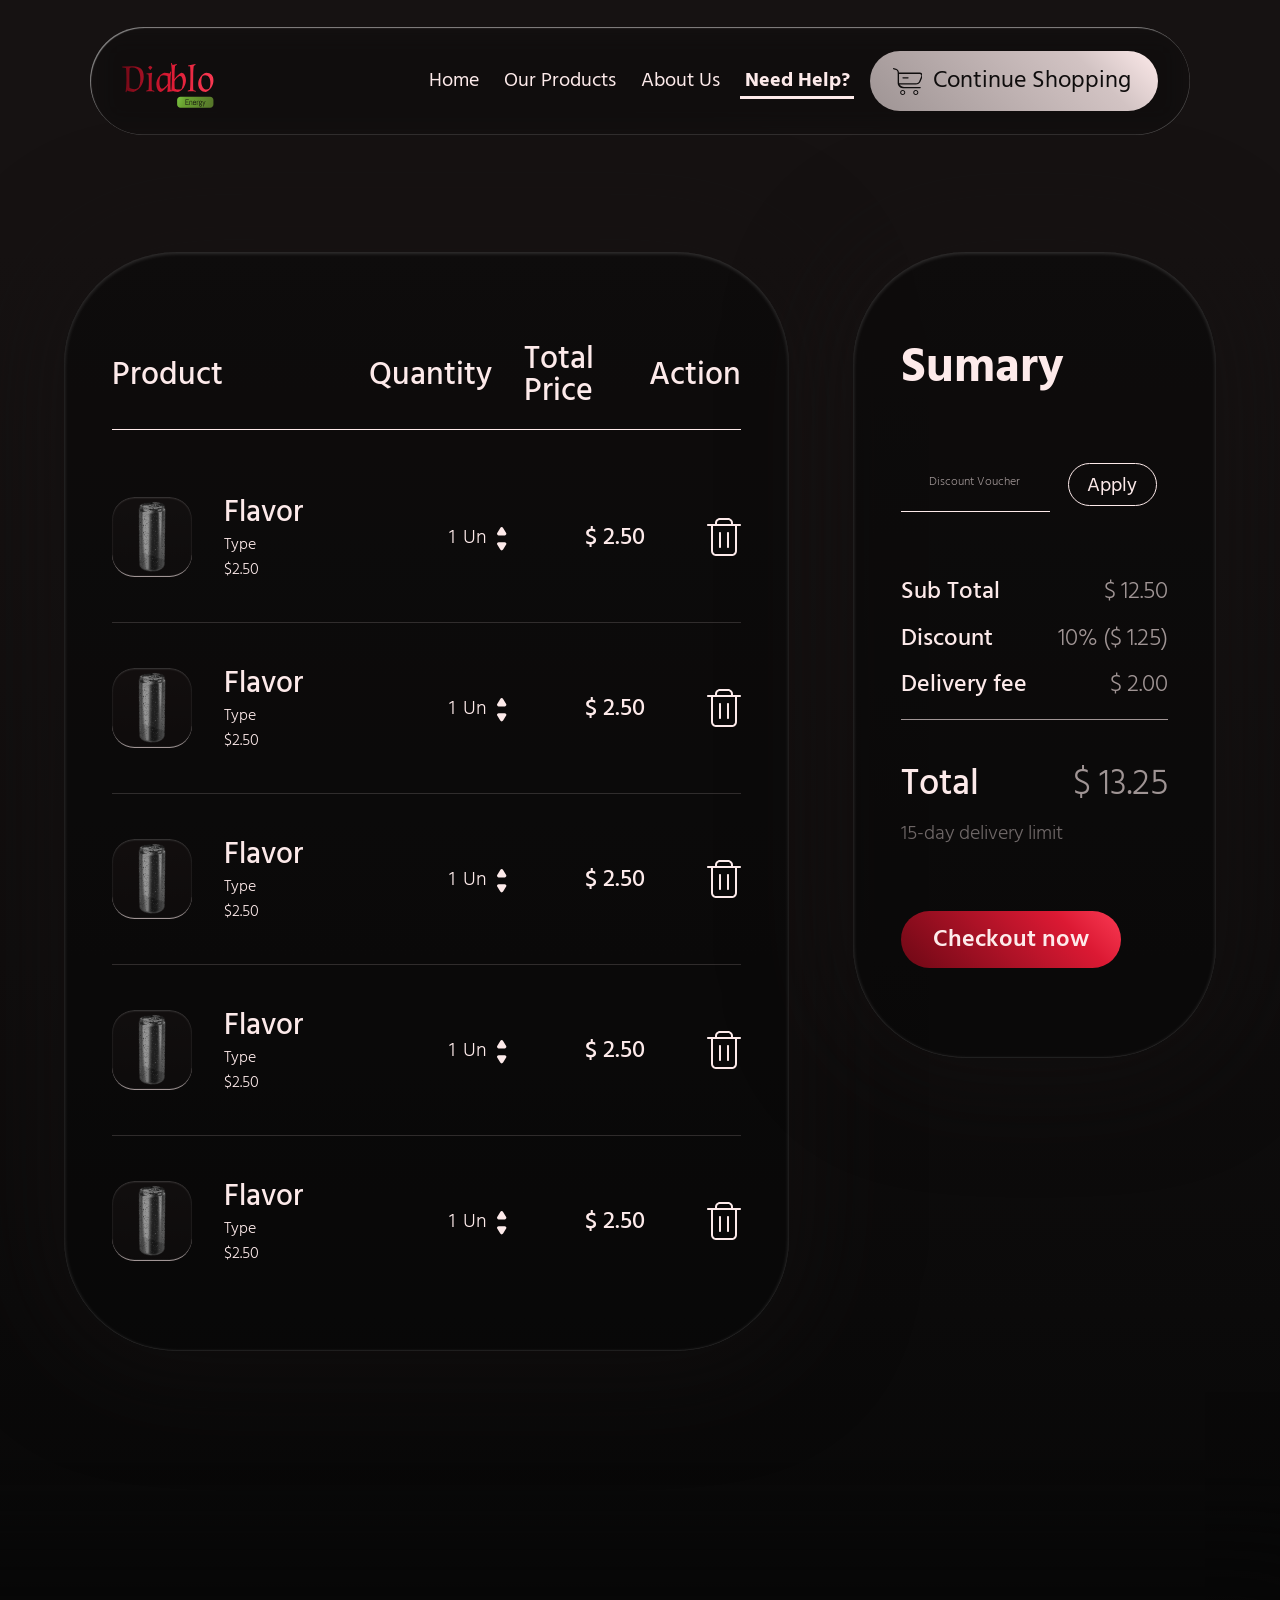
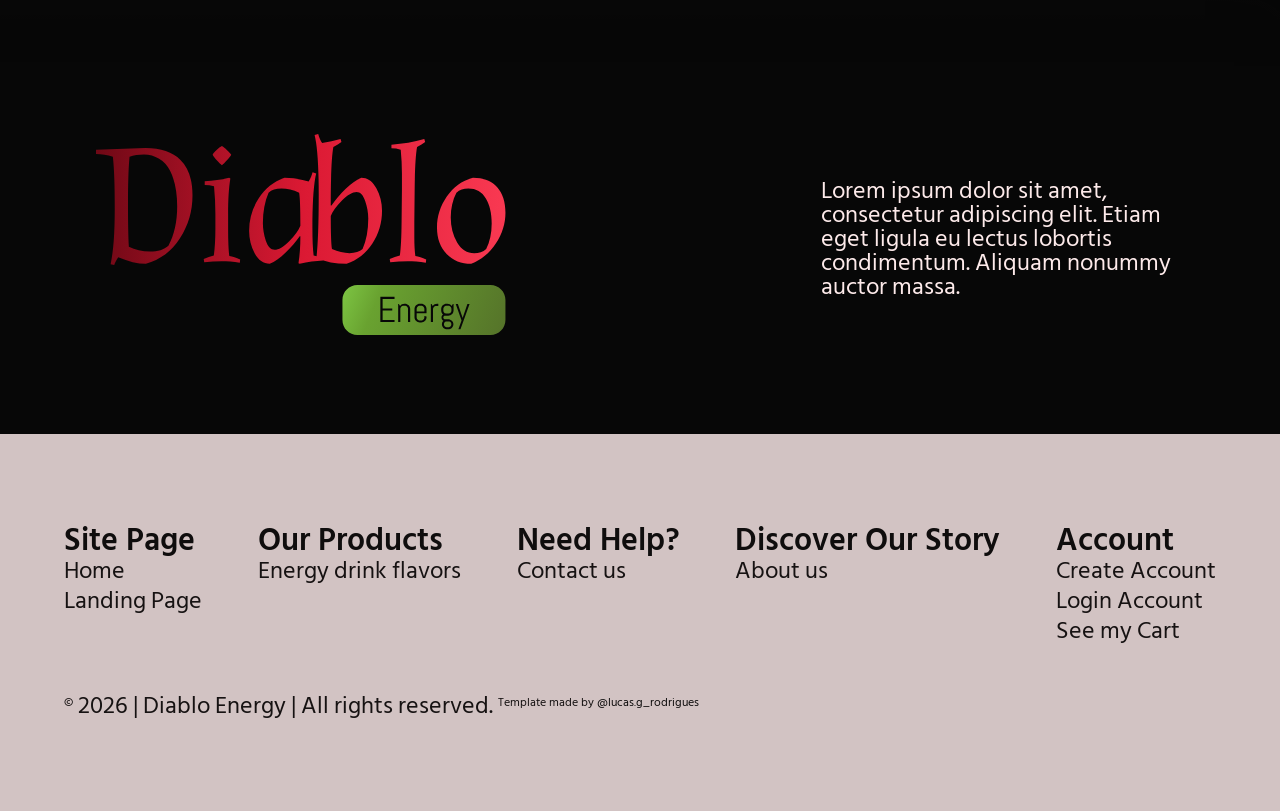
<file: Cart.html>
<!DOCTYPE html>
<html lang="en">

<head>
    <meta charset="UTF-8">
    <meta name="viewport" content="width=device-width, initial-scale=1.0">
    <title>| Diablo Energy</title>

    <link rel="stylesheet" href="style.css">
    <link rel="shortcut icon" href="img/Skull.png" type="image/x-icon">

    <link rel="preconnect" href="https://fonts.googleapis.com">
    <link rel="preconnect" href="https://fonts.gstatic.com" crossorigin>
    <link href="https://fonts.googleapis.com/css2?family=Hind+Siliguri:wght@300;400;500;600;700&display=swap"
        rel="stylesheet">
</head>

<body>
    <main id="Cart">
        <header>
            <div>
                <div id="Logo">
                    <svg width="410" height="202" viewBox="0 0 410 202" fill="none" xmlns="http://www.w3.org/2000/svg">
                        <path
                            d="M0 15.652L49.536 14.104C64.9013 14.104 76.54 18.06 84.452 25.972C92.4787 33.884 96.492 45.6947 96.492 61.404C96.492 76.9987 92.3067 91.2747 83.936 104.232C75.5653 117.189 64.2133 125.732 49.88 129.86C41.624 129.86 32.3933 127.681 22.188 123.324C20.2387 126.305 18.92 128.885 18.232 131.064L14.62 130.204C17.372 117.705 18.748 99.3587 18.748 75.164C18.748 50.9693 18.1173 33.4827 16.856 22.704C11.352 20.8693 5.73333 19.952 0 19.952V15.652ZM73.96 36.464C71.4373 31.4187 67.8253 27.52 63.124 24.768C58.5373 21.9013 53.492 20.468 47.988 20.468C42.484 20.468 37.668 21.2133 33.54 22.704C32.508 33.4827 31.992 48.676 31.992 68.284C31.992 87.7773 32.2787 102.569 32.852 112.66C39.044 115.871 46.096 117.476 54.008 117.476C61.92 117.476 68.0547 115.527 72.412 111.628C78.26 100.964 81.184 87.8347 81.184 72.24C81.184 58.0213 78.776 46.096 73.96 36.464Z"
                            fill="url(#paint0_linear_36_216)" />
                        <path
                            d="M132.12 80.152V94.6C132.12 106.984 132.522 116.157 133.324 122.12C136.535 122.808 140.147 123.897 144.16 125.388L143.816 128.656C137.395 127.739 131.318 127.28 125.584 127.28C119.851 127.28 114.06 127.624 108.212 128.312L107.696 125.044C111.136 123.553 114.519 122.407 117.844 121.604C118.876 113.807 119.392 104.805 119.392 94.6V80.152C119.392 70.864 118.934 61.576 118.016 52.288C115.035 51.3707 111.939 50.912 108.728 50.912V47.3C117.558 46.7267 125.699 45.58 133.152 43.86L134.356 44.548C132.866 53.3773 132.12 65.2453 132.12 80.152ZM135.216 20.64C134.414 22.1307 132.98 24.0227 130.916 26.316C128.967 28.6093 127.304 30.2147 125.928 31.132C124.552 30.2147 122.832 28.6093 120.768 26.316C118.819 24.0227 117.443 22.1307 116.64 20.64C117.328 19.264 118.647 17.716 120.596 15.996C122.546 14.1613 124.323 12.8427 125.928 12.04C127.419 12.9573 129.139 14.3333 131.088 16.168C133.038 17.888 134.414 19.3787 135.216 20.64Z"
                            fill="url(#paint1_linear_36_216)" />
                        <path
                            d="M153.123 97.008C153.123 85.0827 156.334 74.1893 162.755 64.328C169.176 54.352 177.776 47.5293 188.555 43.86C196.238 43.86 204.264 45.064 212.635 47.472C214.24 45.064 215.559 42.0253 216.591 38.356L220.203 39.388C217.68 49.708 216.419 67.94 216.419 94.084C216.419 105.78 216.82 114.953 217.623 121.604C220.375 122.521 223.471 122.98 226.911 122.98V126.592C219.572 126.936 211.832 128.025 203.691 129.86L202.487 129.172C203.748 121.26 204.379 112.316 204.379 102.34L203.691 102.168C199.678 107.901 194.919 113.463 189.415 118.852C183.911 124.241 178.694 127.911 173.763 129.86C167.456 129.86 162.411 126.363 158.627 119.368C154.958 112.373 153.123 104.92 153.123 97.008ZM166.883 89.268C166.883 94.8867 167.858 100.735 169.807 106.812C171.871 112.775 174.795 115.756 178.579 115.756C182.592 115.756 187.466 112.889 193.199 107.156C198.932 101.423 202.659 96.2627 204.379 91.676C204.379 74.5907 203.978 63.5827 203.175 58.652C197.098 55.9 191.192 54.524 185.459 54.524C179.84 54.524 175.54 55.9 172.559 58.652C168.775 67.3667 166.883 77.572 166.883 89.268Z"
                            fill="url(#paint2_linear_36_216)" />
                        <path
                            d="M286.023 76.712C286.023 88.6373 282.812 99.588 276.391 109.564C269.969 119.425 261.369 126.191 250.591 129.86C239.583 129.86 229.549 127.796 220.491 123.668C221.981 110.367 222.727 89.3253 222.727 60.544C222.727 31.7627 221.351 11.9253 218.599 1.032L222.211 0C223.243 3.66933 224.561 6.708 226.167 9.116C232.473 8.08399 238.608 6.708 244.571 4.988L245.431 8.084C243.252 9.804 240.557 11.4667 237.347 13.072C235.627 22.4747 234.767 41.9107 234.767 71.38L235.455 71.552C239.468 65.8187 244.227 60.2573 249.731 54.868C255.235 49.4787 260.452 45.8093 265.383 43.86C271.689 43.86 276.677 47.3573 280.347 54.352C284.131 61.3467 286.023 68.8 286.023 76.712ZM272.263 84.452C272.263 78.8333 271.231 73.0427 269.167 67.08C267.217 61.0027 264.351 57.964 260.567 57.964C256.553 57.964 251.68 60.8307 245.947 66.564C240.213 72.2973 236.487 77.4573 234.767 82.044C234.767 99.1293 235.168 110.137 235.971 115.068C242.048 117.82 247.896 119.196 253.515 119.196C259.248 119.196 263.605 117.82 266.587 115.068C270.371 106.353 272.263 96.148 272.263 84.452Z"
                            fill="url(#paint3_linear_36_216)" />
                        <path
                            d="M318.314 87.72C318.314 91.0453 318.314 96.32 318.314 103.544C318.314 110.653 318.658 116.845 319.346 122.12C322.557 122.808 326.169 123.897 330.182 125.388L329.838 128.656C323.417 127.739 317.34 127.28 311.606 127.28C305.873 127.28 300.082 127.624 294.234 128.312L293.718 125.044C297.158 123.553 300.541 122.407 303.866 121.604C304.898 114.265 305.472 102.971 305.586 87.72L305.93 55.556C305.93 52.5747 305.93 47.2427 305.93 39.56C305.93 31.7627 305.529 23.7933 304.726 15.652C301.745 14.7347 298.649 14.276 295.438 14.276V10.664C306.905 9.86133 317.856 7.96933 328.29 4.988L329.15 8.084C326.972 9.804 324.277 11.4667 321.066 13.072C319.69 20.64 318.888 34.8013 318.658 55.556L318.314 87.72Z"
                            fill="url(#paint4_linear_36_216)" />
                        <path
                            d="M375.221 129.86C365.245 129.86 357.046 126.535 350.625 119.884C344.203 113.119 340.993 104.289 340.993 93.396C340.993 82.5027 344.261 72.24 350.797 62.608C357.447 52.8613 366.162 46.612 376.941 43.86C387.605 43.86 395.689 46.956 401.193 53.148C406.697 59.34 409.449 67.8827 409.449 78.776C409.449 89.6693 406.238 99.932 399.817 109.564C393.395 119.196 385.197 125.961 375.221 129.86ZM372.297 54.524C367.481 54.524 363.525 55.9 360.429 58.652C356.645 65.876 354.753 74.1893 354.753 83.592C354.753 92.9947 356.874 101.308 361.117 108.532C365.359 115.641 371.035 119.196 378.145 119.196C382.961 119.196 386.974 117.763 390.185 114.896C393.854 107.901 395.689 99.416 395.689 89.44C395.689 79.3493 393.739 71.036 389.841 64.5C386.057 57.8493 380.209 54.524 372.297 54.524Z"
                            fill="url(#paint5_linear_36_216)" />
                        <path
                            d="M352.206 187.378C352.639 187.378 353.043 187.443 353.418 187.572C353.805 187.701 354.139 187.882 354.42 188.117C354.702 188.351 354.924 188.638 355.088 188.978C355.252 189.33 355.334 189.722 355.334 190.156V190.437C355.334 190.871 355.252 191.257 355.088 191.597C354.924 191.937 354.702 192.224 354.42 192.459C354.139 192.705 353.805 192.892 353.418 193.021C353.043 193.15 352.639 193.214 352.206 193.214H351.098C350.665 193.214 350.254 193.15 349.868 193.021C349.493 192.892 349.165 192.705 348.883 192.459C348.602 192.224 348.379 191.937 348.215 191.597C348.051 191.257 347.969 190.871 347.969 190.437V190.156C347.969 189.722 348.051 189.33 348.215 188.978C348.379 188.638 348.602 188.351 348.883 188.117C349.165 187.882 349.493 187.701 349.868 187.572C350.254 187.443 350.665 187.378 351.098 187.378H352.206Z"
                            fill="url(#paint6_linear_36_216)" />
                        <path
                            d="M352.276 171.751C352.709 171.751 353.114 171.834 353.489 171.998C353.875 172.162 354.209 172.384 354.491 172.666C354.784 172.947 355.012 173.281 355.176 173.668C355.34 174.043 355.422 174.447 355.422 174.88V176.48C355.422 176.914 355.34 177.324 355.176 177.71C355.012 178.085 354.784 178.414 354.491 178.695C354.209 178.976 353.875 179.199 353.489 179.363C353.114 179.527 352.709 179.609 352.276 179.609H350.483C350.049 179.609 349.639 179.527 349.252 179.363C348.877 179.199 348.549 178.976 348.268 178.695C347.987 178.414 347.764 178.085 347.6 177.71C347.436 177.324 347.354 176.914 347.354 176.48V174.88C347.354 174.447 347.436 174.043 347.6 173.668C347.764 173.281 347.987 172.947 348.268 172.666C348.549 172.384 348.877 172.162 349.252 171.998C349.639 171.834 350.049 171.751 350.483 171.751H352.276Z"
                            fill="url(#paint7_linear_36_216)" />
                        <path
                            d="M325.241 171.751C325.674 171.751 326.079 171.834 326.454 171.998C326.84 172.162 327.174 172.384 327.456 172.666C327.737 172.947 327.959 173.281 328.124 173.668C328.288 174.043 328.37 174.447 328.37 174.88V177.552H320.67V174.88C320.67 174.447 320.752 174.043 320.917 173.668C321.081 173.281 321.303 172.947 321.584 172.666C321.866 172.384 322.194 172.162 322.569 171.998C322.956 171.834 323.366 171.751 323.799 171.751H325.241Z"
                            fill="url(#paint8_linear_36_216)" />
                        <path fill-rule="evenodd" clip-rule="evenodd"
                            d="M394.449 151.064C402.733 151.064 409.449 157.78 409.449 166.064V186.064C409.449 194.348 402.733 201.064 394.449 201.064H261.449C253.164 201.064 246.449 194.348 246.449 186.064V166.064C246.449 157.78 253.164 151.064 261.449 151.064H394.449ZM350.483 169.712C349.756 169.712 349.071 169.853 348.426 170.134C347.782 170.404 347.219 170.779 346.739 171.259C346.258 171.74 345.877 172.302 345.596 172.947C345.327 173.591 345.192 174.277 345.192 175.003V176.357C345.192 177.177 345.356 177.933 345.684 178.625C346.012 179.316 346.458 179.908 347.02 180.4C346.551 180.74 346.182 181.185 345.913 181.736C345.643 182.275 345.508 182.861 345.508 183.494C345.508 184.197 345.672 184.841 346 185.427C346.34 186.001 346.792 186.459 347.354 186.798C346.909 187.232 346.557 187.742 346.299 188.328C346.042 188.914 345.913 189.558 345.913 190.261V190.332C345.913 191.058 346.047 191.726 346.317 192.335C346.598 192.945 346.979 193.466 347.459 193.9C347.94 194.334 348.502 194.668 349.147 194.902C349.792 195.148 350.477 195.271 351.204 195.271H352.1C352.827 195.271 353.512 195.148 354.157 194.902C354.801 194.668 355.364 194.334 355.844 193.9C356.325 193.466 356.7 192.945 356.969 192.335C357.25 191.726 357.391 191.058 357.391 190.332V190.261C357.391 189.535 357.25 188.867 356.969 188.257C356.7 187.648 356.325 187.126 355.844 186.693C355.364 186.259 354.801 185.925 354.157 185.691C353.512 185.445 352.827 185.322 352.1 185.322H349.147C348.901 185.322 348.667 185.275 348.444 185.181C348.221 185.087 348.022 184.959 347.846 184.794C347.682 184.619 347.553 184.419 347.459 184.197C347.366 183.974 347.319 183.74 347.319 183.494C347.319 183.248 347.366 183.013 347.459 182.791C347.553 182.556 347.682 182.357 347.846 182.193C348.022 182.029 348.221 181.9 348.444 181.806C348.667 181.701 348.901 181.648 349.147 181.648H352.276C353.002 181.648 353.688 181.513 354.333 181.244C354.977 180.962 355.54 180.582 356.02 180.101C356.5 179.621 356.875 179.058 357.145 178.414C357.426 177.769 357.567 177.084 357.567 176.357V170.064H356.846L355.668 171.892C355.176 171.224 354.555 170.697 353.805 170.31C353.067 169.912 352.258 169.712 351.379 169.712H350.483ZM359.729 170.064L365.565 186.517L362.366 195.271H364.458L373.563 170.064H371.401L366.725 183.705L366.655 184.636L366.584 183.705L361.891 170.064H359.729ZM323.799 169.712C323.073 169.712 322.387 169.853 321.743 170.134C321.098 170.404 320.536 170.779 320.055 171.259C319.575 171.74 319.194 172.302 318.913 172.947C318.643 173.591 318.508 174.277 318.508 175.003V183.125C318.508 183.851 318.643 184.537 318.913 185.181C319.194 185.826 319.575 186.388 320.055 186.869C320.536 187.349 321.098 187.73 321.743 188.011C322.387 188.281 323.073 188.416 323.799 188.416H325.241C325.967 188.416 326.653 188.281 327.297 188.011C327.942 187.73 328.504 187.349 328.985 186.869C329.465 186.388 329.84 185.826 330.11 185.181C330.391 184.537 330.532 183.851 330.532 183.125V182.404L328.37 182.052V183.248C328.37 183.681 328.288 184.091 328.124 184.478C327.959 184.853 327.737 185.181 327.456 185.462C327.174 185.744 326.84 185.966 326.454 186.13C326.079 186.294 325.674 186.376 325.241 186.376H323.799C323.366 186.376 322.956 186.294 322.569 186.13C322.194 185.966 321.866 185.744 321.584 185.462C321.303 185.181 321.081 184.853 320.917 184.478C320.752 184.091 320.67 183.681 320.67 183.248V179.24H330.532V175.003C330.532 174.277 330.391 173.591 330.11 172.947C329.84 172.302 329.465 171.74 328.985 171.259C328.504 170.779 327.942 170.404 327.297 170.134C326.653 169.853 325.967 169.712 325.241 169.712H323.799ZM284.354 162.857V188.064H298.54V185.902H286.622V176.55H296.272V174.388H286.622V165.019H298.54V162.857H284.354ZM308.348 169.712C307.469 169.712 306.655 169.912 305.905 170.31C305.167 170.697 304.551 171.224 304.059 171.892L302.881 170.064H302.161V188.064H304.323V174.88C304.323 174.447 304.405 174.043 304.569 173.668C304.733 173.281 304.956 172.947 305.237 172.666C305.518 172.384 305.846 172.162 306.221 171.998C306.608 171.834 307.018 171.751 307.452 171.751H308.893C309.327 171.751 309.731 171.834 310.106 171.998C310.493 172.162 310.827 172.384 311.108 172.666C311.389 172.947 311.612 173.281 311.776 173.668C311.94 174.043 312.022 174.447 312.022 174.88V188.064H314.184V175.003C314.184 174.277 314.043 173.591 313.762 172.947C313.493 172.302 313.118 171.74 312.637 171.259C312.157 170.779 311.594 170.404 310.95 170.134C310.305 169.853 309.62 169.712 308.893 169.712H308.348ZM341.043 169.712C340.165 169.712 339.35 169.912 338.6 170.31C337.862 170.697 337.247 171.224 336.754 171.892L335.577 170.064H334.856V188.064H337.018V175.25C337.018 174.816 337.1 174.412 337.264 174.037C337.428 173.65 337.651 173.316 337.932 173.035C338.213 172.753 338.542 172.531 338.917 172.367C339.303 172.203 339.713 172.121 340.147 172.121H342.309V169.712H341.043Z"
                            fill="url(#paint9_linear_36_216)" />
                        <defs>
                            <linearGradient id="paint0_linear_36_216" x1="-2.75195" y1="69.78" x2="417.248" y2="69.78"
                                gradientUnits="userSpaceOnUse">
                                <stop stop-color="#6D0815" />
                                <stop offset="0.5" stop-color="#DB1933" />
                                <stop offset="1" stop-color="#FA3A53" />
                            </linearGradient>
                            <linearGradient id="paint1_linear_36_216" x1="-2.75195" y1="69.78" x2="417.248" y2="69.78"
                                gradientUnits="userSpaceOnUse">
                                <stop stop-color="#6D0815" />
                                <stop offset="0.5" stop-color="#DB1933" />
                                <stop offset="1" stop-color="#FA3A53" />
                            </linearGradient>
                            <linearGradient id="paint2_linear_36_216" x1="-2.75195" y1="69.78" x2="417.248" y2="69.78"
                                gradientUnits="userSpaceOnUse">
                                <stop stop-color="#6D0815" />
                                <stop offset="0.5" stop-color="#DB1933" />
                                <stop offset="1" stop-color="#FA3A53" />
                            </linearGradient>
                            <linearGradient id="paint3_linear_36_216" x1="-2.75195" y1="69.78" x2="417.248" y2="69.78"
                                gradientUnits="userSpaceOnUse">
                                <stop stop-color="#6D0815" />
                                <stop offset="0.5" stop-color="#DB1933" />
                                <stop offset="1" stop-color="#FA3A53" />
                            </linearGradient>
                            <linearGradient id="paint4_linear_36_216" x1="-2.75195" y1="69.78" x2="417.248" y2="69.78"
                                gradientUnits="userSpaceOnUse">
                                <stop stop-color="#6D0815" />
                                <stop offset="0.5" stop-color="#DB1933" />
                                <stop offset="1" stop-color="#FA3A53" />
                            </linearGradient>
                            <linearGradient id="paint5_linear_36_216" x1="-2.75195" y1="69.78" x2="417.248" y2="69.78"
                                gradientUnits="userSpaceOnUse">
                                <stop stop-color="#6D0815" />
                                <stop offset="0.5" stop-color="#DB1933" />
                                <stop offset="1" stop-color="#FA3A53" />
                            </linearGradient>
                            <linearGradient id="paint6_linear_36_216" x1="236.449" y1="151.064" x2="409.449"
                                y2="222.064" gradientUnits="userSpaceOnUse">
                                <stop stop-color="#82CE48" />
                                <stop offset="0.249955" stop-color="#69A230" />
                                <stop offset="1" stop-color="#547029" />
                            </linearGradient>
                            <linearGradient id="paint7_linear_36_216" x1="236.449" y1="151.064" x2="409.449"
                                y2="222.064" gradientUnits="userSpaceOnUse">
                                <stop stop-color="#82CE48" />
                                <stop offset="0.249955" stop-color="#69A230" />
                                <stop offset="1" stop-color="#547029" />
                            </linearGradient>
                            <linearGradient id="paint8_linear_36_216" x1="236.449" y1="151.064" x2="409.449"
                                y2="222.064" gradientUnits="userSpaceOnUse">
                                <stop stop-color="#82CE48" />
                                <stop offset="0.249955" stop-color="#69A230" />
                                <stop offset="1" stop-color="#547029" />
                            </linearGradient>
                            <linearGradient id="paint9_linear_36_216" x1="236.449" y1="151.064" x2="409.449"
                                y2="222.064" gradientUnits="userSpaceOnUse">
                                <stop stop-color="#82CE48" />
                                <stop offset="0.249955" stop-color="#69A230" />
                                <stop offset="1" stop-color="#547029" />
                            </linearGradient>
                        </defs>
                    </svg>
                </div>

                <nav>
                    <a href="index.html">
                        <h3>
                            Home
                        </h3>
                    </a>

                    <a href="OurProducts.html">
                        <h3>
                            Our Products
                        </h3>
                    </a>

                    <a href="AboutUs.html">
                        <h3>
                            About Us
                        </h3>
                    </a>

                    <a href="NeedHelp.html">
                        <h3 id="CurrentPage">
                            Need Help?
                        </h3>
                    </a>

                    <button id="discoverProducts" onclick="location.href='OurProducts.html'">
                        <svg width="33" height="30" viewBox="0 0 33 30" fill="none" xmlns="http://www.w3.org/2000/svg">
                            <path fill-rule="evenodd" clip-rule="evenodd"
                                d="M10.7885 24.4568C12.3519 24.4568 13.6151 25.6997 13.6151 27.2284C13.615 28.757 12.3519 30 10.7885 30C9.22507 30 7.96189 28.757 7.96182 27.2284C7.96182 25.6997 9.22502 24.4568 10.7885 24.4568ZM10.7885 25.5C9.81866 25.5 9.02916 26.2719 9.02916 27.2284C9.02922 28.1848 9.8187 28.9568 10.7885 28.9568C11.7582 28.9568 12.5477 28.1848 12.5478 27.2284C12.5478 26.2719 11.7583 25.5 10.7885 25.5Z"
                                fill="#0F0D0D" />
                            <path fill-rule="evenodd" clip-rule="evenodd"
                                d="M25.327 24.4568C26.8904 24.4568 28.1536 25.6998 28.1536 27.2284C28.1535 28.757 26.8903 30 25.327 30C23.7636 30 22.4998 28.757 22.4997 27.2284C22.4997 25.6997 23.7635 24.4568 25.327 24.4568ZM25.327 25.5C24.3572 25.5 23.5677 26.2719 23.5677 27.2284C23.5677 28.1848 24.3572 28.9568 25.327 28.9568C26.2967 28.9568 27.0862 28.1848 27.0863 27.2284C27.0863 26.272 26.2968 25.5 25.327 25.5Z"
                                fill="#0F0D0D" />
                            <path
                                d="M16.6729 10.1904C17.0893 10.1904 17.4228 10.521 17.4228 10.9241C17.4227 11.3271 17.0892 11.6577 16.6729 11.6577H11.1349C10.7186 11.6577 10.3845 11.3271 10.3844 10.9241C10.3844 10.521 10.7185 10.1904 11.1349 10.1904H16.6729Z"
                                fill="#0F0D0D" />
                            <path fill-rule="evenodd" clip-rule="evenodd"
                                d="M0.625319 0C0.651893 8.91044e-07 0.680764 0.00356233 0.706505 0.010376C2.97332 0.613165 4.36098 1.17985 5.21141 1.84265C6.00891 2.46424 6.36573 3.19612 6.47878 4.28101L6.54819 5.09521H29.7767C31.5589 5.09526 32.9999 6.51227 33 8.25562C33 8.94314 32.8637 9.62425 32.5984 10.2606L30.6059 15.0397C29.7462 17.102 27.6998 18.4509 25.4261 18.4509H7.22309L8.338 19.5233C9.32601 20.4733 10.6806 21.0595 12.173 21.0596H30.1734C30.5895 21.0597 30.9231 21.3904 30.9232 21.7932C30.9232 22.1962 30.5896 22.5273 30.1734 22.5275H11.1349C8.78037 22.5275 6.74546 21.184 5.78343 19.2358L5.69357 19.0454L5.6037 18.8342C5.33836 18.1737 5.19223 17.4536 5.19219 16.6986V6.3385C5.19219 5.67157 5.19328 5.09108 5.13394 4.60754C5.07295 4.11078 4.94231 3.65253 4.63629 3.2489C4.33319 2.8492 3.90528 2.56536 3.37077 2.32422C2.84026 2.08489 2.15543 1.86643 1.29216 1.62354L1.28844 1.62231L0.554049 1.4209L0.55095 1.41968L0.440017 1.38062C0.194197 1.27207 0.0270717 1.04297 0.00309871 0.785522L0 0.708618V0.611572C2.92756e-05 0.276049 0.277803 0.00014904 0.625319 0ZM6.69259 6.5625V15.6793C6.69259 15.9396 6.71113 16.1965 6.74775 16.4478L6.82583 16.9836H25.4261C27.0361 16.9836 28.4925 16.0579 29.1551 14.6252L29.1576 14.6204L29.1601 14.6149L29.2121 14.4965L29.2171 14.4855L31.2096 9.70642C31.3775 9.3035 31.4738 8.87569 31.4953 8.44177L31.5002 8.25562C31.5001 7.34757 30.7738 6.60949 29.8647 6.56433H29.8561L29.848 6.56372L29.7922 6.5625H6.69259Z"
                                fill="#0F0D0D" />
                        </svg>

                        <h3>
                            Continue Shopping
                        </h3>
                    </button>
                </nav>
            </div>
        </header>

        <div id="BackGroundFade">
            <section id="Grid">
                <div id="Items">
                    <div id="Description">
                        <h1>
                            Product
                        </h1>

                        <h1>
                            Quantity
                        </h1>

                        <h1>
                            Total Price
                        </h1>

                        <h1>
                            Action
                        </h1>
                    </div>

                    <div id="Products">
                        <div class="Product">
                            <div class="Card">
                                <figure>
                                    <img src="img/Lata.png" alt="">
                                </figure>

                                <div class="Text">
                                    <h2>
                                        Flavor
                                    </h2>

                                    <h3>
                                        Type
                                    </h3>

                                    <h3>
                                        $2.50
                                    </h3>
                                </div>
                            </div>

                            <div id="Quantity">
                                <div id="QuantitySelector">
                                    <input type="number" min="1" value="1">

                                    <div id="UnSelector">
                                        <span id="Un">Un</span>

                                        <div id="Selector">
                                            <button class="QuantityModifier" id="More">
                                                <svg width="8" height="7" viewBox="0 0 8 7" fill="none"
                                                    xmlns="http://www.w3.org/2000/svg">
                                                    <path
                                                        d="M1.30563 6.61426L6.19505 6.61426C7.19643 6.61426 7.82485 5.56327 7.32416 4.72445L6.10308 2.67675L4.8769 0.629041C4.37621 -0.209779 3.12448 -0.209779 2.62378 0.629041L1.3976 2.67675L0.176523 4.72445C-0.324168 5.56327 0.299141 6.61426 1.30563 6.61426Z"
                                                        fill="#FDEAEA" />
                                                </svg>
                                            </button>

                                            <button class="QuantityModifier" id="Less">
                                                <svg width="8" height="7" viewBox="0 0 8 7" fill="none"
                                                    xmlns="http://www.w3.org/2000/svg">
                                                    <path
                                                        d="M6.19437 0L1.30495 0C0.303571 0 -0.324847 1.05099 0.175844 1.88981L1.39692 3.93751L2.6231 5.98522C3.12379 6.82404 4.37552 6.82404 4.87622 5.98522L6.1024 3.93751L7.32348 1.88981C7.82417 1.05099 7.20086 0 6.19437 0Z"
                                                        fill="#FDEAEA" />
                                                </svg>
                                            </button>
                                        </div>
                                    </div>
                                </div>
                            </div>

                            <h2>
                                $ 2.50
                            </h2>

                            <button>
                                <figure>
                                    <svg width="34" height="8" viewBox="0 0 34 8" fill="none"
                                        xmlns="http://www.w3.org/2000/svg">
                                        <path fill-rule="evenodd" clip-rule="evenodd"
                                            d="M28 8H30H33C33.5523 7.99998 34 7.55223 34 7C34 6.44777 33.5523 6.00002 33 6H26.0186L25.9766 5.04395C25.9719 4.93811 25.9664 4.83791 25.96 4.74317C25.9184 4.13496 25.8302 3.59663 25.6191 3.08692L25.5947 3.0293C25.0809 1.83161 24.119 0.880434 22.9131 0.380862C22.4032 0.169726 21.865 0.081546 21.2568 0.0400413C20.6695 -3.06703e-05 19.9486 -1.66365e-05 19.0573 7.17924e-07H14.9435C14.0519 -1.62192e-05 13.3307 -2.99178e-05 12.7432 0.0400413C12.1347 0.0815449 11.5959 0.169641 11.0859 0.380862C9.86056 0.888502 8.88816 1.86239 8.38086 3.08692C8.1697 3.5967 8.08156 4.13501 8.04004 4.74317C8.03356 4.83804 8.02812 4.93836 8.02344 5.04395L7.98145 6H1C0.447716 6 0 6.44771 0 7C5.72205e-06 7.55228 0.44772 8 1 8H4H6H28ZM21.1201 2.03613C20.6042 2.00095 19.9448 2 19 2H15C14.055 2 13.3951 2.00093 12.8789 2.03613C12.4994 2.06203 12.2383 2.10481 12.0361 2.16406L11.8516 2.22852C11.14 2.52328 10.5698 3.08083 10.2578 3.78418L10.2529 3.7959L10.2324 3.8418L10.2285 3.85254C10.1349 4.07857 10.0706 4.37428 10.0361 4.87988L10.0322 4.93848L9.96582 6H24.0342L23.9678 4.9375L23.9639 4.87988C23.9293 4.37435 23.8651 4.07764 23.7715 3.85156L23.6445 3.58399C23.3187 2.97546 22.7911 2.49488 22.1484 2.22852C21.9224 2.13498 21.6254 2.07061 21.1201 2.03613Z"
                                            fill="#FDEAEA" />
                                    </svg>

                                    <svg width="26" height="30" viewBox="0 0 26 30" fill="none"
                                        xmlns="http://www.w3.org/2000/svg">
                                        <path fill-rule="evenodd" clip-rule="evenodd"
                                            d="M2 0H7.3621e-07V22.6539C-1.9291e-05 23.7317 -2.93031e-05 24.6032 0.0576208 25.3086C0.117161 26.0369 0.243091 26.6772 0.544921 27.2695C1.02377 28.2092 1.78794 28.9754 2.72949 29.4551L2.9541 29.5605C3.48316 29.7875 4.05279 29.8903 4.68945 29.9424C5.39484 30 6.2655 30 7.3427 30H18.6567C19.734 30 20.6044 30 21.3096 29.9424C22.0369 29.8829 22.6766 29.7567 23.2686 29.4551C24.2091 28.9759 24.9757 28.2096 25.4551 27.2686C25.7565 26.6768 25.8829 26.0377 25.9424 25.3105C26 24.6056 26 23.735 26 22.6582V0H24V22.6064C24 23.74 23.9996 24.5316 23.9492 25.1475C23.8999 25.7504 23.808 26.0979 23.6738 26.3613C23.3865 26.9253 22.9258 27.3862 22.3613 27.6738C22.0985 27.8064 21.7445 27.9003 21.1465 27.9492C20.5308 27.9995 19.7398 28 18.6064 28H7.3936C6.2602 28 5.46865 27.9995 4.85254 27.9492C4.32426 27.906 3.9916 27.83 3.74023 27.7217L3.6377 27.6738L3.60645 27.6582L3.57715 27.6396C3.04203 27.351 2.6046 26.9058 2.32715 26.3613L2.32031 26.3477L2.31055 26.3281L2.30469 26.3154C2.18108 26.0542 2.09686 25.7092 2.05078 25.1455C2.00037 24.5287 2 23.7356 2 22.5996V0ZM17 6C17.5523 6 18 6.4478 18 7V21C18 21.5522 17.5523 22 17 22C16.4477 22 16 21.5523 16 21V7C16 6.4477 16.4477 6 17 6ZM9 22C9.5523 22 10 21.5523 10 21V7C10 6.4477 9.5523 6 9 6C8.4477 6 8 6.4477 8 7V21C8 21.5523 8.4477 22 9 22Z"
                                            fill="#FDEAEA" />
                                    </svg>
                                </figure>

                                <h3>
                                    Remove from cart
                                </h3>
                            </button>
                        </div>

                        <div class="Product">
                            <div class="Card">
                                <figure>
                                    <img src="img/Lata.png" alt="">
                                </figure>

                                <div class="Text">
                                    <h2>
                                        Flavor
                                    </h2>

                                    <h3>
                                        Type
                                    </h3>

                                    <h3>
                                        $2.50
                                    </h3>
                                </div>
                            </div>

                            <div id="Quantity">
                                <div id="QuantitySelector">
                                    <input type="number" min="1" value="1">

                                    <div id="UnSelector">
                                        <span id="Un">Un</span>

                                        <div id="Selector">
                                            <button class="QuantityModifier" id="More">
                                                <svg width="8" height="7" viewBox="0 0 8 7" fill="none"
                                                    xmlns="http://www.w3.org/2000/svg">
                                                    <path
                                                        d="M1.30563 6.61426L6.19505 6.61426C7.19643 6.61426 7.82485 5.56327 7.32416 4.72445L6.10308 2.67675L4.8769 0.629041C4.37621 -0.209779 3.12448 -0.209779 2.62378 0.629041L1.3976 2.67675L0.176523 4.72445C-0.324168 5.56327 0.299141 6.61426 1.30563 6.61426Z"
                                                        fill="#FDEAEA" />
                                                </svg>
                                            </button>

                                            <button class="QuantityModifier" id="Less">
                                                <svg width="8" height="7" viewBox="0 0 8 7" fill="none"
                                                    xmlns="http://www.w3.org/2000/svg">
                                                    <path
                                                        d="M6.19437 0L1.30495 0C0.303571 0 -0.324847 1.05099 0.175844 1.88981L1.39692 3.93751L2.6231 5.98522C3.12379 6.82404 4.37552 6.82404 4.87622 5.98522L6.1024 3.93751L7.32348 1.88981C7.82417 1.05099 7.20086 0 6.19437 0Z"
                                                        fill="#FDEAEA" />
                                                </svg>
                                            </button>
                                        </div>
                                    </div>
                                </div>
                            </div>

                            <h2>
                                $ 2.50
                            </h2>

                            <button>
                                <figure>
                                    <svg width="34" height="8" viewBox="0 0 34 8" fill="none"
                                        xmlns="http://www.w3.org/2000/svg">
                                        <path fill-rule="evenodd" clip-rule="evenodd"
                                            d="M28 8H30H33C33.5523 7.99998 34 7.55223 34 7C34 6.44777 33.5523 6.00002 33 6H26.0186L25.9766 5.04395C25.9719 4.93811 25.9664 4.83791 25.96 4.74317C25.9184 4.13496 25.8302 3.59663 25.6191 3.08692L25.5947 3.0293C25.0809 1.83161 24.119 0.880434 22.9131 0.380862C22.4032 0.169726 21.865 0.081546 21.2568 0.0400413C20.6695 -3.06703e-05 19.9486 -1.66365e-05 19.0573 7.17924e-07H14.9435C14.0519 -1.62192e-05 13.3307 -2.99178e-05 12.7432 0.0400413C12.1347 0.0815449 11.5959 0.169641 11.0859 0.380862C9.86056 0.888502 8.88816 1.86239 8.38086 3.08692C8.1697 3.5967 8.08156 4.13501 8.04004 4.74317C8.03356 4.83804 8.02812 4.93836 8.02344 5.04395L7.98145 6H1C0.447716 6 0 6.44771 0 7C5.72205e-06 7.55228 0.44772 8 1 8H4H6H28ZM21.1201 2.03613C20.6042 2.00095 19.9448 2 19 2H15C14.055 2 13.3951 2.00093 12.8789 2.03613C12.4994 2.06203 12.2383 2.10481 12.0361 2.16406L11.8516 2.22852C11.14 2.52328 10.5698 3.08083 10.2578 3.78418L10.2529 3.7959L10.2324 3.8418L10.2285 3.85254C10.1349 4.07857 10.0706 4.37428 10.0361 4.87988L10.0322 4.93848L9.96582 6H24.0342L23.9678 4.9375L23.9639 4.87988C23.9293 4.37435 23.8651 4.07764 23.7715 3.85156L23.6445 3.58399C23.3187 2.97546 22.7911 2.49488 22.1484 2.22852C21.9224 2.13498 21.6254 2.07061 21.1201 2.03613Z"
                                            fill="#FDEAEA" />
                                    </svg>

                                    <svg width="26" height="30" viewBox="0 0 26 30" fill="none"
                                        xmlns="http://www.w3.org/2000/svg">
                                        <path fill-rule="evenodd" clip-rule="evenodd"
                                            d="M2 0H7.3621e-07V22.6539C-1.9291e-05 23.7317 -2.93031e-05 24.6032 0.0576208 25.3086C0.117161 26.0369 0.243091 26.6772 0.544921 27.2695C1.02377 28.2092 1.78794 28.9754 2.72949 29.4551L2.9541 29.5605C3.48316 29.7875 4.05279 29.8903 4.68945 29.9424C5.39484 30 6.2655 30 7.3427 30H18.6567C19.734 30 20.6044 30 21.3096 29.9424C22.0369 29.8829 22.6766 29.7567 23.2686 29.4551C24.2091 28.9759 24.9757 28.2096 25.4551 27.2686C25.7565 26.6768 25.8829 26.0377 25.9424 25.3105C26 24.6056 26 23.735 26 22.6582V0H24V22.6064C24 23.74 23.9996 24.5316 23.9492 25.1475C23.8999 25.7504 23.808 26.0979 23.6738 26.3613C23.3865 26.9253 22.9258 27.3862 22.3613 27.6738C22.0985 27.8064 21.7445 27.9003 21.1465 27.9492C20.5308 27.9995 19.7398 28 18.6064 28H7.3936C6.2602 28 5.46865 27.9995 4.85254 27.9492C4.32426 27.906 3.9916 27.83 3.74023 27.7217L3.6377 27.6738L3.60645 27.6582L3.57715 27.6396C3.04203 27.351 2.6046 26.9058 2.32715 26.3613L2.32031 26.3477L2.31055 26.3281L2.30469 26.3154C2.18108 26.0542 2.09686 25.7092 2.05078 25.1455C2.00037 24.5287 2 23.7356 2 22.5996V0ZM17 6C17.5523 6 18 6.4478 18 7V21C18 21.5522 17.5523 22 17 22C16.4477 22 16 21.5523 16 21V7C16 6.4477 16.4477 6 17 6ZM9 22C9.5523 22 10 21.5523 10 21V7C10 6.4477 9.5523 6 9 6C8.4477 6 8 6.4477 8 7V21C8 21.5523 8.4477 22 9 22Z"
                                            fill="#FDEAEA" />
                                    </svg>
                                </figure>

                                <h3>
                                    Remove from cart
                                </h3>
                            </button>
                        </div>

                        <div class="Product">
                            <div class="Card">
                                <figure>
                                    <img src="img/Lata.png" alt="">
                                </figure>

                                <div class="Text">
                                    <h2>
                                        Flavor
                                    </h2>

                                    <h3>
                                        Type
                                    </h3>

                                    <h3>
                                        $2.50
                                    </h3>
                                </div>
                            </div>

                            <div id="Quantity">
                                <div id="QuantitySelector">
                                    <input type="number" min="1" value="1">

                                    <div id="UnSelector">
                                        <span id="Un">Un</span>

                                        <div id="Selector">
                                            <button class="QuantityModifier" id="More">
                                                <svg width="8" height="7" viewBox="0 0 8 7" fill="none"
                                                    xmlns="http://www.w3.org/2000/svg">
                                                    <path
                                                        d="M1.30563 6.61426L6.19505 6.61426C7.19643 6.61426 7.82485 5.56327 7.32416 4.72445L6.10308 2.67675L4.8769 0.629041C4.37621 -0.209779 3.12448 -0.209779 2.62378 0.629041L1.3976 2.67675L0.176523 4.72445C-0.324168 5.56327 0.299141 6.61426 1.30563 6.61426Z"
                                                        fill="#FDEAEA" />
                                                </svg>
                                            </button>

                                            <button class="QuantityModifier" id="Less">
                                                <svg width="8" height="7" viewBox="0 0 8 7" fill="none"
                                                    xmlns="http://www.w3.org/2000/svg">
                                                    <path
                                                        d="M6.19437 0L1.30495 0C0.303571 0 -0.324847 1.05099 0.175844 1.88981L1.39692 3.93751L2.6231 5.98522C3.12379 6.82404 4.37552 6.82404 4.87622 5.98522L6.1024 3.93751L7.32348 1.88981C7.82417 1.05099 7.20086 0 6.19437 0Z"
                                                        fill="#FDEAEA" />
                                                </svg>
                                            </button>
                                        </div>
                                    </div>
                                </div>
                            </div>

                            <h2>
                                $ 2.50
                            </h2>

                            <button>
                                <figure>
                                    <svg width="34" height="8" viewBox="0 0 34 8" fill="none"
                                        xmlns="http://www.w3.org/2000/svg">
                                        <path fill-rule="evenodd" clip-rule="evenodd"
                                            d="M28 8H30H33C33.5523 7.99998 34 7.55223 34 7C34 6.44777 33.5523 6.00002 33 6H26.0186L25.9766 5.04395C25.9719 4.93811 25.9664 4.83791 25.96 4.74317C25.9184 4.13496 25.8302 3.59663 25.6191 3.08692L25.5947 3.0293C25.0809 1.83161 24.119 0.880434 22.9131 0.380862C22.4032 0.169726 21.865 0.081546 21.2568 0.0400413C20.6695 -3.06703e-05 19.9486 -1.66365e-05 19.0573 7.17924e-07H14.9435C14.0519 -1.62192e-05 13.3307 -2.99178e-05 12.7432 0.0400413C12.1347 0.0815449 11.5959 0.169641 11.0859 0.380862C9.86056 0.888502 8.88816 1.86239 8.38086 3.08692C8.1697 3.5967 8.08156 4.13501 8.04004 4.74317C8.03356 4.83804 8.02812 4.93836 8.02344 5.04395L7.98145 6H1C0.447716 6 0 6.44771 0 7C5.72205e-06 7.55228 0.44772 8 1 8H4H6H28ZM21.1201 2.03613C20.6042 2.00095 19.9448 2 19 2H15C14.055 2 13.3951 2.00093 12.8789 2.03613C12.4994 2.06203 12.2383 2.10481 12.0361 2.16406L11.8516 2.22852C11.14 2.52328 10.5698 3.08083 10.2578 3.78418L10.2529 3.7959L10.2324 3.8418L10.2285 3.85254C10.1349 4.07857 10.0706 4.37428 10.0361 4.87988L10.0322 4.93848L9.96582 6H24.0342L23.9678 4.9375L23.9639 4.87988C23.9293 4.37435 23.8651 4.07764 23.7715 3.85156L23.6445 3.58399C23.3187 2.97546 22.7911 2.49488 22.1484 2.22852C21.9224 2.13498 21.6254 2.07061 21.1201 2.03613Z"
                                            fill="#FDEAEA" />
                                    </svg>

                                    <svg width="26" height="30" viewBox="0 0 26 30" fill="none"
                                        xmlns="http://www.w3.org/2000/svg">
                                        <path fill-rule="evenodd" clip-rule="evenodd"
                                            d="M2 0H7.3621e-07V22.6539C-1.9291e-05 23.7317 -2.93031e-05 24.6032 0.0576208 25.3086C0.117161 26.0369 0.243091 26.6772 0.544921 27.2695C1.02377 28.2092 1.78794 28.9754 2.72949 29.4551L2.9541 29.5605C3.48316 29.7875 4.05279 29.8903 4.68945 29.9424C5.39484 30 6.2655 30 7.3427 30H18.6567C19.734 30 20.6044 30 21.3096 29.9424C22.0369 29.8829 22.6766 29.7567 23.2686 29.4551C24.2091 28.9759 24.9757 28.2096 25.4551 27.2686C25.7565 26.6768 25.8829 26.0377 25.9424 25.3105C26 24.6056 26 23.735 26 22.6582V0H24V22.6064C24 23.74 23.9996 24.5316 23.9492 25.1475C23.8999 25.7504 23.808 26.0979 23.6738 26.3613C23.3865 26.9253 22.9258 27.3862 22.3613 27.6738C22.0985 27.8064 21.7445 27.9003 21.1465 27.9492C20.5308 27.9995 19.7398 28 18.6064 28H7.3936C6.2602 28 5.46865 27.9995 4.85254 27.9492C4.32426 27.906 3.9916 27.83 3.74023 27.7217L3.6377 27.6738L3.60645 27.6582L3.57715 27.6396C3.04203 27.351 2.6046 26.9058 2.32715 26.3613L2.32031 26.3477L2.31055 26.3281L2.30469 26.3154C2.18108 26.0542 2.09686 25.7092 2.05078 25.1455C2.00037 24.5287 2 23.7356 2 22.5996V0ZM17 6C17.5523 6 18 6.4478 18 7V21C18 21.5522 17.5523 22 17 22C16.4477 22 16 21.5523 16 21V7C16 6.4477 16.4477 6 17 6ZM9 22C9.5523 22 10 21.5523 10 21V7C10 6.4477 9.5523 6 9 6C8.4477 6 8 6.4477 8 7V21C8 21.5523 8.4477 22 9 22Z"
                                            fill="#FDEAEA" />
                                    </svg>
                                </figure>

                                <h3>
                                    Remove from cart
                                </h3>
                            </button>
                        </div>

                        <div class="Product">
                            <div class="Card">
                                <figure>
                                    <img src="img/Lata.png" alt="">
                                </figure>

                                <div class="Text">
                                    <h2>
                                        Flavor
                                    </h2>

                                    <h3>
                                        Type
                                    </h3>

                                    <h3>
                                        $2.50
                                    </h3>
                                </div>
                            </div>

                            <div id="Quantity">
                                <div id="QuantitySelector">
                                    <input type="number" min="1" value="1">

                                    <div id="UnSelector">
                                        <span id="Un">Un</span>

                                        <div id="Selector">
                                            <button class="QuantityModifier" id="More">
                                                <svg width="8" height="7" viewBox="0 0 8 7" fill="none"
                                                    xmlns="http://www.w3.org/2000/svg">
                                                    <path
                                                        d="M1.30563 6.61426L6.19505 6.61426C7.19643 6.61426 7.82485 5.56327 7.32416 4.72445L6.10308 2.67675L4.8769 0.629041C4.37621 -0.209779 3.12448 -0.209779 2.62378 0.629041L1.3976 2.67675L0.176523 4.72445C-0.324168 5.56327 0.299141 6.61426 1.30563 6.61426Z"
                                                        fill="#FDEAEA" />
                                                </svg>
                                            </button>

                                            <button class="QuantityModifier" id="Less">
                                                <svg width="8" height="7" viewBox="0 0 8 7" fill="none"
                                                    xmlns="http://www.w3.org/2000/svg">
                                                    <path
                                                        d="M6.19437 0L1.30495 0C0.303571 0 -0.324847 1.05099 0.175844 1.88981L1.39692 3.93751L2.6231 5.98522C3.12379 6.82404 4.37552 6.82404 4.87622 5.98522L6.1024 3.93751L7.32348 1.88981C7.82417 1.05099 7.20086 0 6.19437 0Z"
                                                        fill="#FDEAEA" />
                                                </svg>
                                            </button>
                                        </div>
                                    </div>
                                </div>
                            </div>

                            <h2>
                                $ 2.50
                            </h2>

                            <button>
                                <figure>
                                    <svg width="34" height="8" viewBox="0 0 34 8" fill="none"
                                        xmlns="http://www.w3.org/2000/svg">
                                        <path fill-rule="evenodd" clip-rule="evenodd"
                                            d="M28 8H30H33C33.5523 7.99998 34 7.55223 34 7C34 6.44777 33.5523 6.00002 33 6H26.0186L25.9766 5.04395C25.9719 4.93811 25.9664 4.83791 25.96 4.74317C25.9184 4.13496 25.8302 3.59663 25.6191 3.08692L25.5947 3.0293C25.0809 1.83161 24.119 0.880434 22.9131 0.380862C22.4032 0.169726 21.865 0.081546 21.2568 0.0400413C20.6695 -3.06703e-05 19.9486 -1.66365e-05 19.0573 7.17924e-07H14.9435C14.0519 -1.62192e-05 13.3307 -2.99178e-05 12.7432 0.0400413C12.1347 0.0815449 11.5959 0.169641 11.0859 0.380862C9.86056 0.888502 8.88816 1.86239 8.38086 3.08692C8.1697 3.5967 8.08156 4.13501 8.04004 4.74317C8.03356 4.83804 8.02812 4.93836 8.02344 5.04395L7.98145 6H1C0.447716 6 0 6.44771 0 7C5.72205e-06 7.55228 0.44772 8 1 8H4H6H28ZM21.1201 2.03613C20.6042 2.00095 19.9448 2 19 2H15C14.055 2 13.3951 2.00093 12.8789 2.03613C12.4994 2.06203 12.2383 2.10481 12.0361 2.16406L11.8516 2.22852C11.14 2.52328 10.5698 3.08083 10.2578 3.78418L10.2529 3.7959L10.2324 3.8418L10.2285 3.85254C10.1349 4.07857 10.0706 4.37428 10.0361 4.87988L10.0322 4.93848L9.96582 6H24.0342L23.9678 4.9375L23.9639 4.87988C23.9293 4.37435 23.8651 4.07764 23.7715 3.85156L23.6445 3.58399C23.3187 2.97546 22.7911 2.49488 22.1484 2.22852C21.9224 2.13498 21.6254 2.07061 21.1201 2.03613Z"
                                            fill="#FDEAEA" />
                                    </svg>

                                    <svg width="26" height="30" viewBox="0 0 26 30" fill="none"
                                        xmlns="http://www.w3.org/2000/svg">
                                        <path fill-rule="evenodd" clip-rule="evenodd"
                                            d="M2 0H7.3621e-07V22.6539C-1.9291e-05 23.7317 -2.93031e-05 24.6032 0.0576208 25.3086C0.117161 26.0369 0.243091 26.6772 0.544921 27.2695C1.02377 28.2092 1.78794 28.9754 2.72949 29.4551L2.9541 29.5605C3.48316 29.7875 4.05279 29.8903 4.68945 29.9424C5.39484 30 6.2655 30 7.3427 30H18.6567C19.734 30 20.6044 30 21.3096 29.9424C22.0369 29.8829 22.6766 29.7567 23.2686 29.4551C24.2091 28.9759 24.9757 28.2096 25.4551 27.2686C25.7565 26.6768 25.8829 26.0377 25.9424 25.3105C26 24.6056 26 23.735 26 22.6582V0H24V22.6064C24 23.74 23.9996 24.5316 23.9492 25.1475C23.8999 25.7504 23.808 26.0979 23.6738 26.3613C23.3865 26.9253 22.9258 27.3862 22.3613 27.6738C22.0985 27.8064 21.7445 27.9003 21.1465 27.9492C20.5308 27.9995 19.7398 28 18.6064 28H7.3936C6.2602 28 5.46865 27.9995 4.85254 27.9492C4.32426 27.906 3.9916 27.83 3.74023 27.7217L3.6377 27.6738L3.60645 27.6582L3.57715 27.6396C3.04203 27.351 2.6046 26.9058 2.32715 26.3613L2.32031 26.3477L2.31055 26.3281L2.30469 26.3154C2.18108 26.0542 2.09686 25.7092 2.05078 25.1455C2.00037 24.5287 2 23.7356 2 22.5996V0ZM17 6C17.5523 6 18 6.4478 18 7V21C18 21.5522 17.5523 22 17 22C16.4477 22 16 21.5523 16 21V7C16 6.4477 16.4477 6 17 6ZM9 22C9.5523 22 10 21.5523 10 21V7C10 6.4477 9.5523 6 9 6C8.4477 6 8 6.4477 8 7V21C8 21.5523 8.4477 22 9 22Z"
                                            fill="#FDEAEA" />
                                    </svg>
                                </figure>

                                <h3>
                                    Remove from cart
                                </h3>
                            </button>
                        </div>

                        <div class="Product">
                            <div class="Card">
                                <figure>
                                    <img src="img/Lata.png" alt="">
                                </figure>

                                <div class="Text">
                                    <h2>
                                        Flavor
                                    </h2>

                                    <h3>
                                        Type
                                    </h3>

                                    <h3>
                                        $2.50
                                    </h3>
                                </div>
                            </div>

                            <div id="Quantity">
                                <div id="QuantitySelector">
                                    <input type="number" min="1" value="1">

                                    <div id="UnSelector">
                                        <span id="Un">Un</span>

                                        <div id="Selector">
                                            <button class="QuantityModifier" id="More">
                                                <svg width="8" height="7" viewBox="0 0 8 7" fill="none"
                                                    xmlns="http://www.w3.org/2000/svg">
                                                    <path
                                                        d="M1.30563 6.61426L6.19505 6.61426C7.19643 6.61426 7.82485 5.56327 7.32416 4.72445L6.10308 2.67675L4.8769 0.629041C4.37621 -0.209779 3.12448 -0.209779 2.62378 0.629041L1.3976 2.67675L0.176523 4.72445C-0.324168 5.56327 0.299141 6.61426 1.30563 6.61426Z"
                                                        fill="#FDEAEA" />
                                                </svg>
                                            </button>

                                            <button class="QuantityModifier" id="Less">
                                                <svg width="8" height="7" viewBox="0 0 8 7" fill="none"
                                                    xmlns="http://www.w3.org/2000/svg">
                                                    <path
                                                        d="M6.19437 0L1.30495 0C0.303571 0 -0.324847 1.05099 0.175844 1.88981L1.39692 3.93751L2.6231 5.98522C3.12379 6.82404 4.37552 6.82404 4.87622 5.98522L6.1024 3.93751L7.32348 1.88981C7.82417 1.05099 7.20086 0 6.19437 0Z"
                                                        fill="#FDEAEA" />
                                                </svg>
                                            </button>
                                        </div>
                                    </div>
                                </div>
                            </div>

                            <h2>
                                $ 2.50
                            </h2>

                            <button>
                                <figure>
                                    <svg width="34" height="8" viewBox="0 0 34 8" fill="none"
                                        xmlns="http://www.w3.org/2000/svg">
                                        <path fill-rule="evenodd" clip-rule="evenodd"
                                            d="M28 8H30H33C33.5523 7.99998 34 7.55223 34 7C34 6.44777 33.5523 6.00002 33 6H26.0186L25.9766 5.04395C25.9719 4.93811 25.9664 4.83791 25.96 4.74317C25.9184 4.13496 25.8302 3.59663 25.6191 3.08692L25.5947 3.0293C25.0809 1.83161 24.119 0.880434 22.9131 0.380862C22.4032 0.169726 21.865 0.081546 21.2568 0.0400413C20.6695 -3.06703e-05 19.9486 -1.66365e-05 19.0573 7.17924e-07H14.9435C14.0519 -1.62192e-05 13.3307 -2.99178e-05 12.7432 0.0400413C12.1347 0.0815449 11.5959 0.169641 11.0859 0.380862C9.86056 0.888502 8.88816 1.86239 8.38086 3.08692C8.1697 3.5967 8.08156 4.13501 8.04004 4.74317C8.03356 4.83804 8.02812 4.93836 8.02344 5.04395L7.98145 6H1C0.447716 6 0 6.44771 0 7C5.72205e-06 7.55228 0.44772 8 1 8H4H6H28ZM21.1201 2.03613C20.6042 2.00095 19.9448 2 19 2H15C14.055 2 13.3951 2.00093 12.8789 2.03613C12.4994 2.06203 12.2383 2.10481 12.0361 2.16406L11.8516 2.22852C11.14 2.52328 10.5698 3.08083 10.2578 3.78418L10.2529 3.7959L10.2324 3.8418L10.2285 3.85254C10.1349 4.07857 10.0706 4.37428 10.0361 4.87988L10.0322 4.93848L9.96582 6H24.0342L23.9678 4.9375L23.9639 4.87988C23.9293 4.37435 23.8651 4.07764 23.7715 3.85156L23.6445 3.58399C23.3187 2.97546 22.7911 2.49488 22.1484 2.22852C21.9224 2.13498 21.6254 2.07061 21.1201 2.03613Z"
                                            fill="#FDEAEA" />
                                    </svg>

                                    <svg width="26" height="30" viewBox="0 0 26 30" fill="none"
                                        xmlns="http://www.w3.org/2000/svg">
                                        <path fill-rule="evenodd" clip-rule="evenodd"
                                            d="M2 0H7.3621e-07V22.6539C-1.9291e-05 23.7317 -2.93031e-05 24.6032 0.0576208 25.3086C0.117161 26.0369 0.243091 26.6772 0.544921 27.2695C1.02377 28.2092 1.78794 28.9754 2.72949 29.4551L2.9541 29.5605C3.48316 29.7875 4.05279 29.8903 4.68945 29.9424C5.39484 30 6.2655 30 7.3427 30H18.6567C19.734 30 20.6044 30 21.3096 29.9424C22.0369 29.8829 22.6766 29.7567 23.2686 29.4551C24.2091 28.9759 24.9757 28.2096 25.4551 27.2686C25.7565 26.6768 25.8829 26.0377 25.9424 25.3105C26 24.6056 26 23.735 26 22.6582V0H24V22.6064C24 23.74 23.9996 24.5316 23.9492 25.1475C23.8999 25.7504 23.808 26.0979 23.6738 26.3613C23.3865 26.9253 22.9258 27.3862 22.3613 27.6738C22.0985 27.8064 21.7445 27.9003 21.1465 27.9492C20.5308 27.9995 19.7398 28 18.6064 28H7.3936C6.2602 28 5.46865 27.9995 4.85254 27.9492C4.32426 27.906 3.9916 27.83 3.74023 27.7217L3.6377 27.6738L3.60645 27.6582L3.57715 27.6396C3.04203 27.351 2.6046 26.9058 2.32715 26.3613L2.32031 26.3477L2.31055 26.3281L2.30469 26.3154C2.18108 26.0542 2.09686 25.7092 2.05078 25.1455C2.00037 24.5287 2 23.7356 2 22.5996V0ZM17 6C17.5523 6 18 6.4478 18 7V21C18 21.5522 17.5523 22 17 22C16.4477 22 16 21.5523 16 21V7C16 6.4477 16.4477 6 17 6ZM9 22C9.5523 22 10 21.5523 10 21V7C10 6.4477 9.5523 6 9 6C8.4477 6 8 6.4477 8 7V21C8 21.5523 8.4477 22 9 22Z"
                                            fill="#FDEAEA" />
                                    </svg>
                                </figure>

                                <h3>
                                    Remove from cart
                                </h3>
                            </button>
                        </div>
                    </div>
                </div>

                <div id="Sumary">
                    <h1>
                        Sumary
                    </h1>

                    <form action="" id="Discount">
                        <div class="Input">
                            <input id="DiscountVoucher" type="text" required placeholder="">
                            <label for="">Discount Voucher</label>
                        </div>

                        <button id="ApplyDiscount">
                            <h3>
                                Apply
                            </h3>
                        </button>
                    </form>

                    <div id="Price">
                        <h2 id="SubTotalPrice">
                            <span class="Description">
                                Sub Total
                            </span>

                            <span class="Value">
                                $ 12.50
                            </span>
                        </h2>

                        <h2 id="DiscountPrice">
                            <span class="Description">
                                Discount
                            </span>

                            <span class="Value">
                                10% ($ 1.25)
                            </span>
                        </h2>

                        <h2 id="DeliveryPrice">
                            <span class="Description">
                                Delivery fee
                            </span>

                            <span class="Value">
                                $ 2.00
                            </span>
                        </h2>

                        <h1 id="TotalPrice">
                            <span class="Description">
                                Total
                            </span>

                            <span class="Value">
                                $ 13.25
                            </span>
                        </h1>

                        <h3 id="DeliveryLimit">
                            15-day delivery limit
                        </h3>
                    </div>

                    <button onclick="location.href='OurProducts.html'">
                        <h3>
                            Checkout now
                        </h3>
                    </button>
                </div>
            </section>
        </div>
    </main>

    <footer>
        <section id="AboutUsFooter">
            <div>
                <svg width="410" height="202" viewBox="0 0 410 202" fill="none" xmlns="http://www.w3.org/2000/svg">
                    <path
                        d="M0 15.652L49.536 14.104C64.9013 14.104 76.54 18.06 84.452 25.972C92.4787 33.884 96.492 45.6947 96.492 61.404C96.492 76.9987 92.3067 91.2747 83.936 104.232C75.5653 117.189 64.2133 125.732 49.88 129.86C41.624 129.86 32.3933 127.681 22.188 123.324C20.2387 126.305 18.92 128.885 18.232 131.064L14.62 130.204C17.372 117.705 18.748 99.3587 18.748 75.164C18.748 50.9693 18.1173 33.4827 16.856 22.704C11.352 20.8693 5.73333 19.952 0 19.952V15.652ZM73.96 36.464C71.4373 31.4187 67.8253 27.52 63.124 24.768C58.5373 21.9013 53.492 20.468 47.988 20.468C42.484 20.468 37.668 21.2133 33.54 22.704C32.508 33.4827 31.992 48.676 31.992 68.284C31.992 87.7773 32.2787 102.569 32.852 112.66C39.044 115.871 46.096 117.476 54.008 117.476C61.92 117.476 68.0547 115.527 72.412 111.628C78.26 100.964 81.184 87.8347 81.184 72.24C81.184 58.0213 78.776 46.096 73.96 36.464Z"
                        fill="url(#paint0_linear_36_216)" />
                    <path
                        d="M132.12 80.152V94.6C132.12 106.984 132.522 116.157 133.324 122.12C136.535 122.808 140.147 123.897 144.16 125.388L143.816 128.656C137.395 127.739 131.318 127.28 125.584 127.28C119.851 127.28 114.06 127.624 108.212 128.312L107.696 125.044C111.136 123.553 114.519 122.407 117.844 121.604C118.876 113.807 119.392 104.805 119.392 94.6V80.152C119.392 70.864 118.934 61.576 118.016 52.288C115.035 51.3707 111.939 50.912 108.728 50.912V47.3C117.558 46.7267 125.699 45.58 133.152 43.86L134.356 44.548C132.866 53.3773 132.12 65.2453 132.12 80.152ZM135.216 20.64C134.414 22.1307 132.98 24.0227 130.916 26.316C128.967 28.6093 127.304 30.2147 125.928 31.132C124.552 30.2147 122.832 28.6093 120.768 26.316C118.819 24.0227 117.443 22.1307 116.64 20.64C117.328 19.264 118.647 17.716 120.596 15.996C122.546 14.1613 124.323 12.8427 125.928 12.04C127.419 12.9573 129.139 14.3333 131.088 16.168C133.038 17.888 134.414 19.3787 135.216 20.64Z"
                        fill="url(#paint1_linear_36_216)" />
                    <path
                        d="M153.123 97.008C153.123 85.0827 156.334 74.1893 162.755 64.328C169.176 54.352 177.776 47.5293 188.555 43.86C196.238 43.86 204.264 45.064 212.635 47.472C214.24 45.064 215.559 42.0253 216.591 38.356L220.203 39.388C217.68 49.708 216.419 67.94 216.419 94.084C216.419 105.78 216.82 114.953 217.623 121.604C220.375 122.521 223.471 122.98 226.911 122.98V126.592C219.572 126.936 211.832 128.025 203.691 129.86L202.487 129.172C203.748 121.26 204.379 112.316 204.379 102.34L203.691 102.168C199.678 107.901 194.919 113.463 189.415 118.852C183.911 124.241 178.694 127.911 173.763 129.86C167.456 129.86 162.411 126.363 158.627 119.368C154.958 112.373 153.123 104.92 153.123 97.008ZM166.883 89.268C166.883 94.8867 167.858 100.735 169.807 106.812C171.871 112.775 174.795 115.756 178.579 115.756C182.592 115.756 187.466 112.889 193.199 107.156C198.932 101.423 202.659 96.2627 204.379 91.676C204.379 74.5907 203.978 63.5827 203.175 58.652C197.098 55.9 191.192 54.524 185.459 54.524C179.84 54.524 175.54 55.9 172.559 58.652C168.775 67.3667 166.883 77.572 166.883 89.268Z"
                        fill="url(#paint2_linear_36_216)" />
                    <path
                        d="M286.023 76.712C286.023 88.6373 282.812 99.588 276.391 109.564C269.969 119.425 261.369 126.191 250.591 129.86C239.583 129.86 229.549 127.796 220.491 123.668C221.981 110.367 222.727 89.3253 222.727 60.544C222.727 31.7627 221.351 11.9253 218.599 1.032L222.211 0C223.243 3.66933 224.561 6.708 226.167 9.116C232.473 8.08399 238.608 6.708 244.571 4.988L245.431 8.084C243.252 9.804 240.557 11.4667 237.347 13.072C235.627 22.4747 234.767 41.9107 234.767 71.38L235.455 71.552C239.468 65.8187 244.227 60.2573 249.731 54.868C255.235 49.4787 260.452 45.8093 265.383 43.86C271.689 43.86 276.677 47.3573 280.347 54.352C284.131 61.3467 286.023 68.8 286.023 76.712ZM272.263 84.452C272.263 78.8333 271.231 73.0427 269.167 67.08C267.217 61.0027 264.351 57.964 260.567 57.964C256.553 57.964 251.68 60.8307 245.947 66.564C240.213 72.2973 236.487 77.4573 234.767 82.044C234.767 99.1293 235.168 110.137 235.971 115.068C242.048 117.82 247.896 119.196 253.515 119.196C259.248 119.196 263.605 117.82 266.587 115.068C270.371 106.353 272.263 96.148 272.263 84.452Z"
                        fill="url(#paint3_linear_36_216)" />
                    <path
                        d="M318.314 87.72C318.314 91.0453 318.314 96.32 318.314 103.544C318.314 110.653 318.658 116.845 319.346 122.12C322.557 122.808 326.169 123.897 330.182 125.388L329.838 128.656C323.417 127.739 317.34 127.28 311.606 127.28C305.873 127.28 300.082 127.624 294.234 128.312L293.718 125.044C297.158 123.553 300.541 122.407 303.866 121.604C304.898 114.265 305.472 102.971 305.586 87.72L305.93 55.556C305.93 52.5747 305.93 47.2427 305.93 39.56C305.93 31.7627 305.529 23.7933 304.726 15.652C301.745 14.7347 298.649 14.276 295.438 14.276V10.664C306.905 9.86133 317.856 7.96933 328.29 4.988L329.15 8.084C326.972 9.804 324.277 11.4667 321.066 13.072C319.69 20.64 318.888 34.8013 318.658 55.556L318.314 87.72Z"
                        fill="url(#paint4_linear_36_216)" />
                    <path
                        d="M375.221 129.86C365.245 129.86 357.046 126.535 350.625 119.884C344.203 113.119 340.993 104.289 340.993 93.396C340.993 82.5027 344.261 72.24 350.797 62.608C357.447 52.8613 366.162 46.612 376.941 43.86C387.605 43.86 395.689 46.956 401.193 53.148C406.697 59.34 409.449 67.8827 409.449 78.776C409.449 89.6693 406.238 99.932 399.817 109.564C393.395 119.196 385.197 125.961 375.221 129.86ZM372.297 54.524C367.481 54.524 363.525 55.9 360.429 58.652C356.645 65.876 354.753 74.1893 354.753 83.592C354.753 92.9947 356.874 101.308 361.117 108.532C365.359 115.641 371.035 119.196 378.145 119.196C382.961 119.196 386.974 117.763 390.185 114.896C393.854 107.901 395.689 99.416 395.689 89.44C395.689 79.3493 393.739 71.036 389.841 64.5C386.057 57.8493 380.209 54.524 372.297 54.524Z"
                        fill="url(#paint5_linear_36_216)" />
                    <path
                        d="M352.206 187.378C352.639 187.378 353.043 187.443 353.418 187.572C353.805 187.701 354.139 187.882 354.42 188.117C354.702 188.351 354.924 188.638 355.088 188.978C355.252 189.33 355.334 189.722 355.334 190.156V190.437C355.334 190.871 355.252 191.257 355.088 191.597C354.924 191.937 354.702 192.224 354.42 192.459C354.139 192.705 353.805 192.892 353.418 193.021C353.043 193.15 352.639 193.214 352.206 193.214H351.098C350.665 193.214 350.254 193.15 349.868 193.021C349.493 192.892 349.165 192.705 348.883 192.459C348.602 192.224 348.379 191.937 348.215 191.597C348.051 191.257 347.969 190.871 347.969 190.437V190.156C347.969 189.722 348.051 189.33 348.215 188.978C348.379 188.638 348.602 188.351 348.883 188.117C349.165 187.882 349.493 187.701 349.868 187.572C350.254 187.443 350.665 187.378 351.098 187.378H352.206Z"
                        fill="url(#paint6_linear_36_216)" />
                    <path
                        d="M352.276 171.751C352.709 171.751 353.114 171.834 353.489 171.998C353.875 172.162 354.209 172.384 354.491 172.666C354.784 172.947 355.012 173.281 355.176 173.668C355.34 174.043 355.422 174.447 355.422 174.88V176.48C355.422 176.914 355.34 177.324 355.176 177.71C355.012 178.085 354.784 178.414 354.491 178.695C354.209 178.976 353.875 179.199 353.489 179.363C353.114 179.527 352.709 179.609 352.276 179.609H350.483C350.049 179.609 349.639 179.527 349.252 179.363C348.877 179.199 348.549 178.976 348.268 178.695C347.987 178.414 347.764 178.085 347.6 177.71C347.436 177.324 347.354 176.914 347.354 176.48V174.88C347.354 174.447 347.436 174.043 347.6 173.668C347.764 173.281 347.987 172.947 348.268 172.666C348.549 172.384 348.877 172.162 349.252 171.998C349.639 171.834 350.049 171.751 350.483 171.751H352.276Z"
                        fill="url(#paint7_linear_36_216)" />
                    <path
                        d="M325.241 171.751C325.674 171.751 326.079 171.834 326.454 171.998C326.84 172.162 327.174 172.384 327.456 172.666C327.737 172.947 327.959 173.281 328.124 173.668C328.288 174.043 328.37 174.447 328.37 174.88V177.552H320.67V174.88C320.67 174.447 320.752 174.043 320.917 173.668C321.081 173.281 321.303 172.947 321.584 172.666C321.866 172.384 322.194 172.162 322.569 171.998C322.956 171.834 323.366 171.751 323.799 171.751H325.241Z"
                        fill="url(#paint8_linear_36_216)" />
                    <path fill-rule="evenodd" clip-rule="evenodd"
                        d="M394.449 151.064C402.733 151.064 409.449 157.78 409.449 166.064V186.064C409.449 194.348 402.733 201.064 394.449 201.064H261.449C253.164 201.064 246.449 194.348 246.449 186.064V166.064C246.449 157.78 253.164 151.064 261.449 151.064H394.449ZM350.483 169.712C349.756 169.712 349.071 169.853 348.426 170.134C347.782 170.404 347.219 170.779 346.739 171.259C346.258 171.74 345.877 172.302 345.596 172.947C345.327 173.591 345.192 174.277 345.192 175.003V176.357C345.192 177.177 345.356 177.933 345.684 178.625C346.012 179.316 346.458 179.908 347.02 180.4C346.551 180.74 346.182 181.185 345.913 181.736C345.643 182.275 345.508 182.861 345.508 183.494C345.508 184.197 345.672 184.841 346 185.427C346.34 186.001 346.792 186.459 347.354 186.798C346.909 187.232 346.557 187.742 346.299 188.328C346.042 188.914 345.913 189.558 345.913 190.261V190.332C345.913 191.058 346.047 191.726 346.317 192.335C346.598 192.945 346.979 193.466 347.459 193.9C347.94 194.334 348.502 194.668 349.147 194.902C349.792 195.148 350.477 195.271 351.204 195.271H352.1C352.827 195.271 353.512 195.148 354.157 194.902C354.801 194.668 355.364 194.334 355.844 193.9C356.325 193.466 356.7 192.945 356.969 192.335C357.25 191.726 357.391 191.058 357.391 190.332V190.261C357.391 189.535 357.25 188.867 356.969 188.257C356.7 187.648 356.325 187.126 355.844 186.693C355.364 186.259 354.801 185.925 354.157 185.691C353.512 185.445 352.827 185.322 352.1 185.322H349.147C348.901 185.322 348.667 185.275 348.444 185.181C348.221 185.087 348.022 184.959 347.846 184.794C347.682 184.619 347.553 184.419 347.459 184.197C347.366 183.974 347.319 183.74 347.319 183.494C347.319 183.248 347.366 183.013 347.459 182.791C347.553 182.556 347.682 182.357 347.846 182.193C348.022 182.029 348.221 181.9 348.444 181.806C348.667 181.701 348.901 181.648 349.147 181.648H352.276C353.002 181.648 353.688 181.513 354.333 181.244C354.977 180.962 355.54 180.582 356.02 180.101C356.5 179.621 356.875 179.058 357.145 178.414C357.426 177.769 357.567 177.084 357.567 176.357V170.064H356.846L355.668 171.892C355.176 171.224 354.555 170.697 353.805 170.31C353.067 169.912 352.258 169.712 351.379 169.712H350.483ZM359.729 170.064L365.565 186.517L362.366 195.271H364.458L373.563 170.064H371.401L366.725 183.705L366.655 184.636L366.584 183.705L361.891 170.064H359.729ZM323.799 169.712C323.073 169.712 322.387 169.853 321.743 170.134C321.098 170.404 320.536 170.779 320.055 171.259C319.575 171.74 319.194 172.302 318.913 172.947C318.643 173.591 318.508 174.277 318.508 175.003V183.125C318.508 183.851 318.643 184.537 318.913 185.181C319.194 185.826 319.575 186.388 320.055 186.869C320.536 187.349 321.098 187.73 321.743 188.011C322.387 188.281 323.073 188.416 323.799 188.416H325.241C325.967 188.416 326.653 188.281 327.297 188.011C327.942 187.73 328.504 187.349 328.985 186.869C329.465 186.388 329.84 185.826 330.11 185.181C330.391 184.537 330.532 183.851 330.532 183.125V182.404L328.37 182.052V183.248C328.37 183.681 328.288 184.091 328.124 184.478C327.959 184.853 327.737 185.181 327.456 185.462C327.174 185.744 326.84 185.966 326.454 186.13C326.079 186.294 325.674 186.376 325.241 186.376H323.799C323.366 186.376 322.956 186.294 322.569 186.13C322.194 185.966 321.866 185.744 321.584 185.462C321.303 185.181 321.081 184.853 320.917 184.478C320.752 184.091 320.67 183.681 320.67 183.248V179.24H330.532V175.003C330.532 174.277 330.391 173.591 330.11 172.947C329.84 172.302 329.465 171.74 328.985 171.259C328.504 170.779 327.942 170.404 327.297 170.134C326.653 169.853 325.967 169.712 325.241 169.712H323.799ZM284.354 162.857V188.064H298.54V185.902H286.622V176.55H296.272V174.388H286.622V165.019H298.54V162.857H284.354ZM308.348 169.712C307.469 169.712 306.655 169.912 305.905 170.31C305.167 170.697 304.551 171.224 304.059 171.892L302.881 170.064H302.161V188.064H304.323V174.88C304.323 174.447 304.405 174.043 304.569 173.668C304.733 173.281 304.956 172.947 305.237 172.666C305.518 172.384 305.846 172.162 306.221 171.998C306.608 171.834 307.018 171.751 307.452 171.751H308.893C309.327 171.751 309.731 171.834 310.106 171.998C310.493 172.162 310.827 172.384 311.108 172.666C311.389 172.947 311.612 173.281 311.776 173.668C311.94 174.043 312.022 174.447 312.022 174.88V188.064H314.184V175.003C314.184 174.277 314.043 173.591 313.762 172.947C313.493 172.302 313.118 171.74 312.637 171.259C312.157 170.779 311.594 170.404 310.95 170.134C310.305 169.853 309.62 169.712 308.893 169.712H308.348ZM341.043 169.712C340.165 169.712 339.35 169.912 338.6 170.31C337.862 170.697 337.247 171.224 336.754 171.892L335.577 170.064H334.856V188.064H337.018V175.25C337.018 174.816 337.1 174.412 337.264 174.037C337.428 173.65 337.651 173.316 337.932 173.035C338.213 172.753 338.542 172.531 338.917 172.367C339.303 172.203 339.713 172.121 340.147 172.121H342.309V169.712H341.043Z"
                        fill="url(#paint9_linear_36_216)" />
                    <defs>
                        <linearGradient id="paint0_linear_36_216" x1="-2.75195" y1="69.78" x2="417.248" y2="69.78"
                            gradientUnits="userSpaceOnUse">
                            <stop stop-color="#6D0815" />
                            <stop offset="0.5" stop-color="#DB1933" />
                            <stop offset="1" stop-color="#FA3A53" />
                        </linearGradient>
                        <linearGradient id="paint1_linear_36_216" x1="-2.75195" y1="69.78" x2="417.248" y2="69.78"
                            gradientUnits="userSpaceOnUse">
                            <stop stop-color="#6D0815" />
                            <stop offset="0.5" stop-color="#DB1933" />
                            <stop offset="1" stop-color="#FA3A53" />
                        </linearGradient>
                        <linearGradient id="paint2_linear_36_216" x1="-2.75195" y1="69.78" x2="417.248" y2="69.78"
                            gradientUnits="userSpaceOnUse">
                            <stop stop-color="#6D0815" />
                            <stop offset="0.5" stop-color="#DB1933" />
                            <stop offset="1" stop-color="#FA3A53" />
                        </linearGradient>
                        <linearGradient id="paint3_linear_36_216" x1="-2.75195" y1="69.78" x2="417.248" y2="69.78"
                            gradientUnits="userSpaceOnUse">
                            <stop stop-color="#6D0815" />
                            <stop offset="0.5" stop-color="#DB1933" />
                            <stop offset="1" stop-color="#FA3A53" />
                        </linearGradient>
                        <linearGradient id="paint4_linear_36_216" x1="-2.75195" y1="69.78" x2="417.248" y2="69.78"
                            gradientUnits="userSpaceOnUse">
                            <stop stop-color="#6D0815" />
                            <stop offset="0.5" stop-color="#DB1933" />
                            <stop offset="1" stop-color="#FA3A53" />
                        </linearGradient>
                        <linearGradient id="paint5_linear_36_216" x1="-2.75195" y1="69.78" x2="417.248" y2="69.78"
                            gradientUnits="userSpaceOnUse">
                            <stop stop-color="#6D0815" />
                            <stop offset="0.5" stop-color="#DB1933" />
                            <stop offset="1" stop-color="#FA3A53" />
                        </linearGradient>
                        <linearGradient id="paint6_linear_36_216" x1="236.449" y1="151.064" x2="409.449" y2="222.064"
                            gradientUnits="userSpaceOnUse">
                            <stop stop-color="#82CE48" />
                            <stop offset="0.249955" stop-color="#69A230" />
                            <stop offset="1" stop-color="#547029" />
                        </linearGradient>
                        <linearGradient id="paint7_linear_36_216" x1="236.449" y1="151.064" x2="409.449" y2="222.064"
                            gradientUnits="userSpaceOnUse">
                            <stop stop-color="#82CE48" />
                            <stop offset="0.249955" stop-color="#69A230" />
                            <stop offset="1" stop-color="#547029" />
                        </linearGradient>
                        <linearGradient id="paint8_linear_36_216" x1="236.449" y1="151.064" x2="409.449" y2="222.064"
                            gradientUnits="userSpaceOnUse">
                            <stop stop-color="#82CE48" />
                            <stop offset="0.249955" stop-color="#69A230" />
                            <stop offset="1" stop-color="#547029" />
                        </linearGradient>
                        <linearGradient id="paint9_linear_36_216" x1="236.449" y1="151.064" x2="409.449" y2="222.064"
                            gradientUnits="userSpaceOnUse">
                            <stop stop-color="#82CE48" />
                            <stop offset="0.249955" stop-color="#69A230" />
                            <stop offset="1" stop-color="#547029" />
                        </linearGradient>
                    </defs>
                </svg>
            </div>

            <div>
                <h2>
                    Lorem ipsum dolor sit amet, consectetur adipiscing elit. Etiam eget ligula eu lectus lobortis
                    condimentum. Aliquam nonummy auctor massa.
                </h2>
            </div>
        </section>

        <section id="PagesFooter">
            <div>
                <h1>
                    Site Page
                </h1>

                <a href="index.html">
                    <h2>
                        Home
                    </h2>
                </a>

                <a href="LandingPage.html">
                    <h2>
                        Landing Page
                    </h2>
                </a>
            </div>

            <div>
                <h1>
                    Our Products
                </h1>

                <a href="OurProducts.html">
                    <h2>
                        Energy drink flavors
                    </h2>
                </a>
            </div>

            <div>
                <h1>
                    Need Help?
                </h1>

                <a href="NeedHelp.html">
                    <h2>
                        Contact us
                    </h2>
                </a>
            </div>

            <div>
                <h1>
                    Discover our story
                </h1>

                <a href="AboutUs.html">
                    <h2>
                        About us
                    </h2>
                </a>
            </div>

            <div>
                <h1>
                    Account
                </h1>

                <a href="CreateAccount.html">
                    <h2>
                        Create Account
                    </h2>
                </a>

                <a href="LoginAccount.html">
                    <h2>
                        Login Account
                    </h2>
                </a>

                <a href="Cart.html">
                    <h2>
                        See my Cart
                    </h2>
                </a>
            </div>

            <div>
                <h2>
                    <span>©</span>
                    2026 | Diablo Energy | All rights reserved.
                    <span>Template made by <a href="https://www.instagram.com/lucas.g_rodrigues/"
                            target="_blank">@lucas.g_rodrigues</a></span>
                </h2>
            </div>
            </div>
        </section>
    </footer>
</body>

</html>
</file>
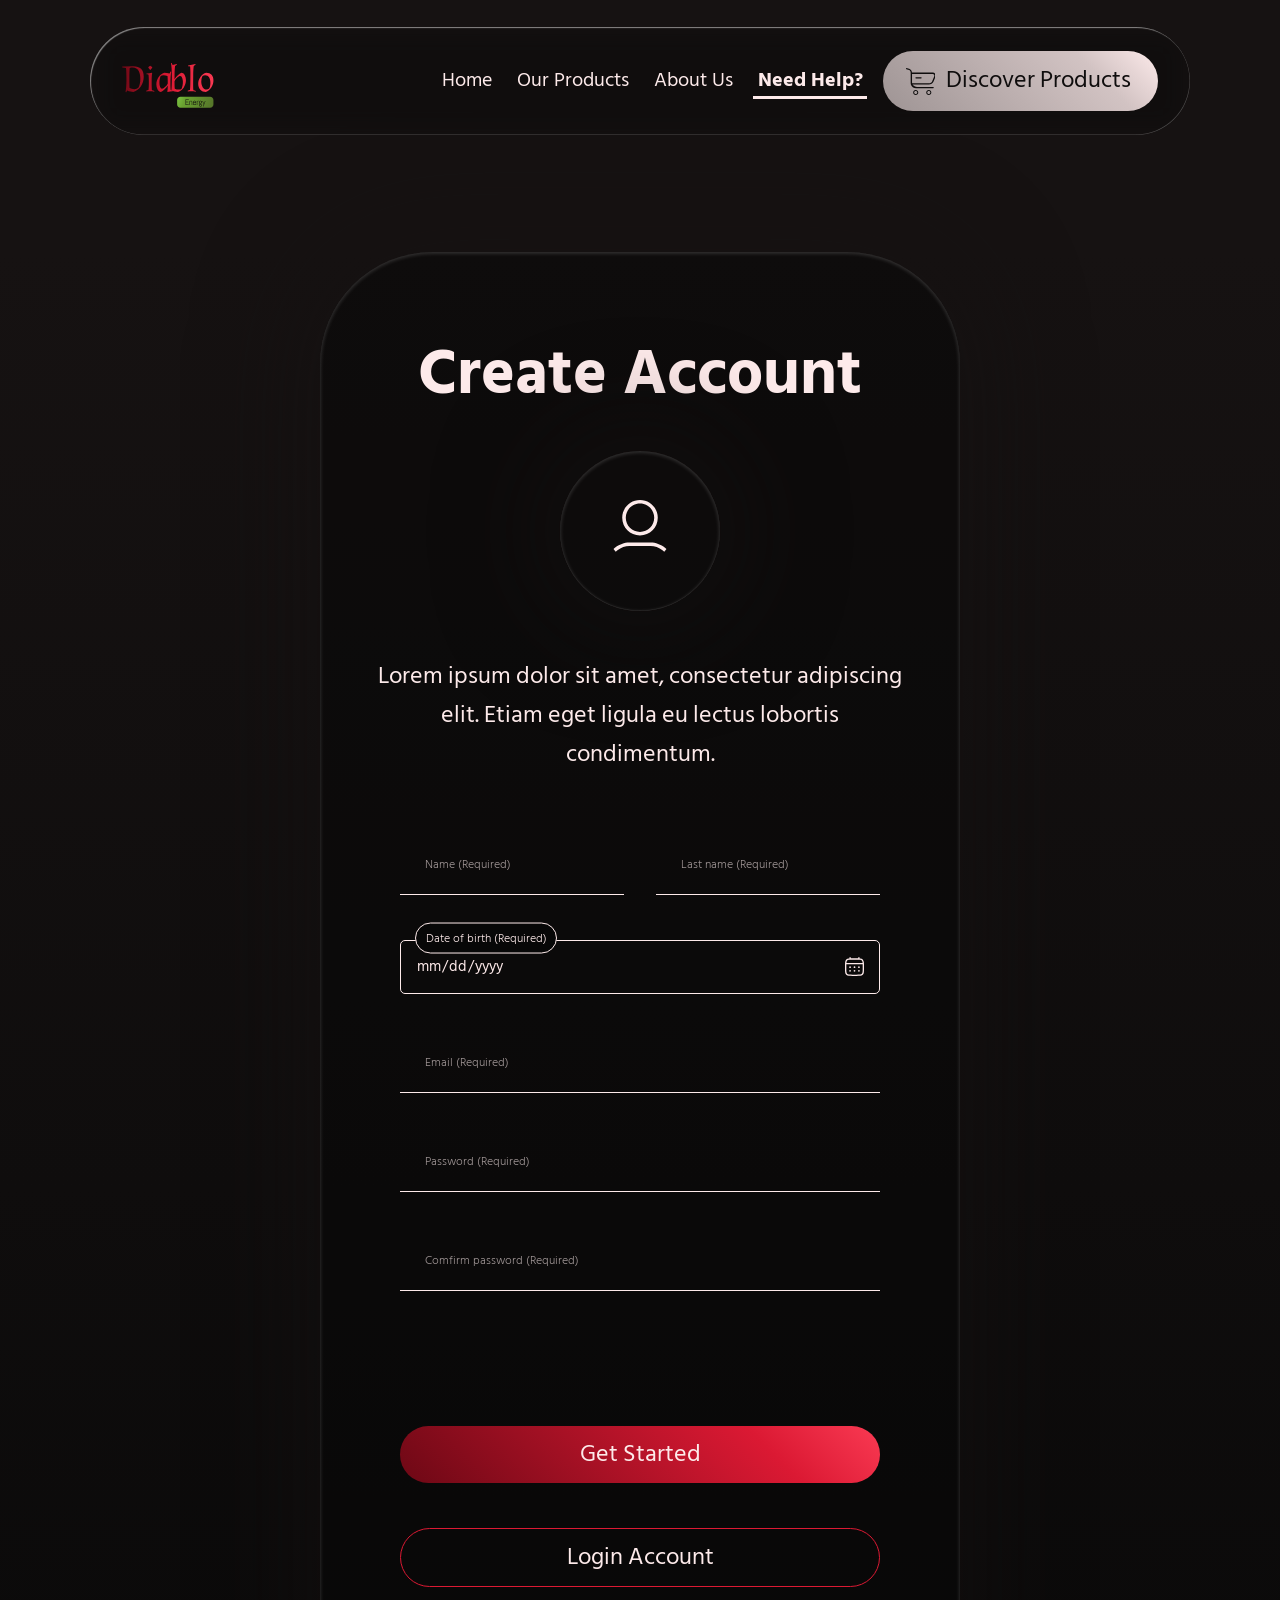
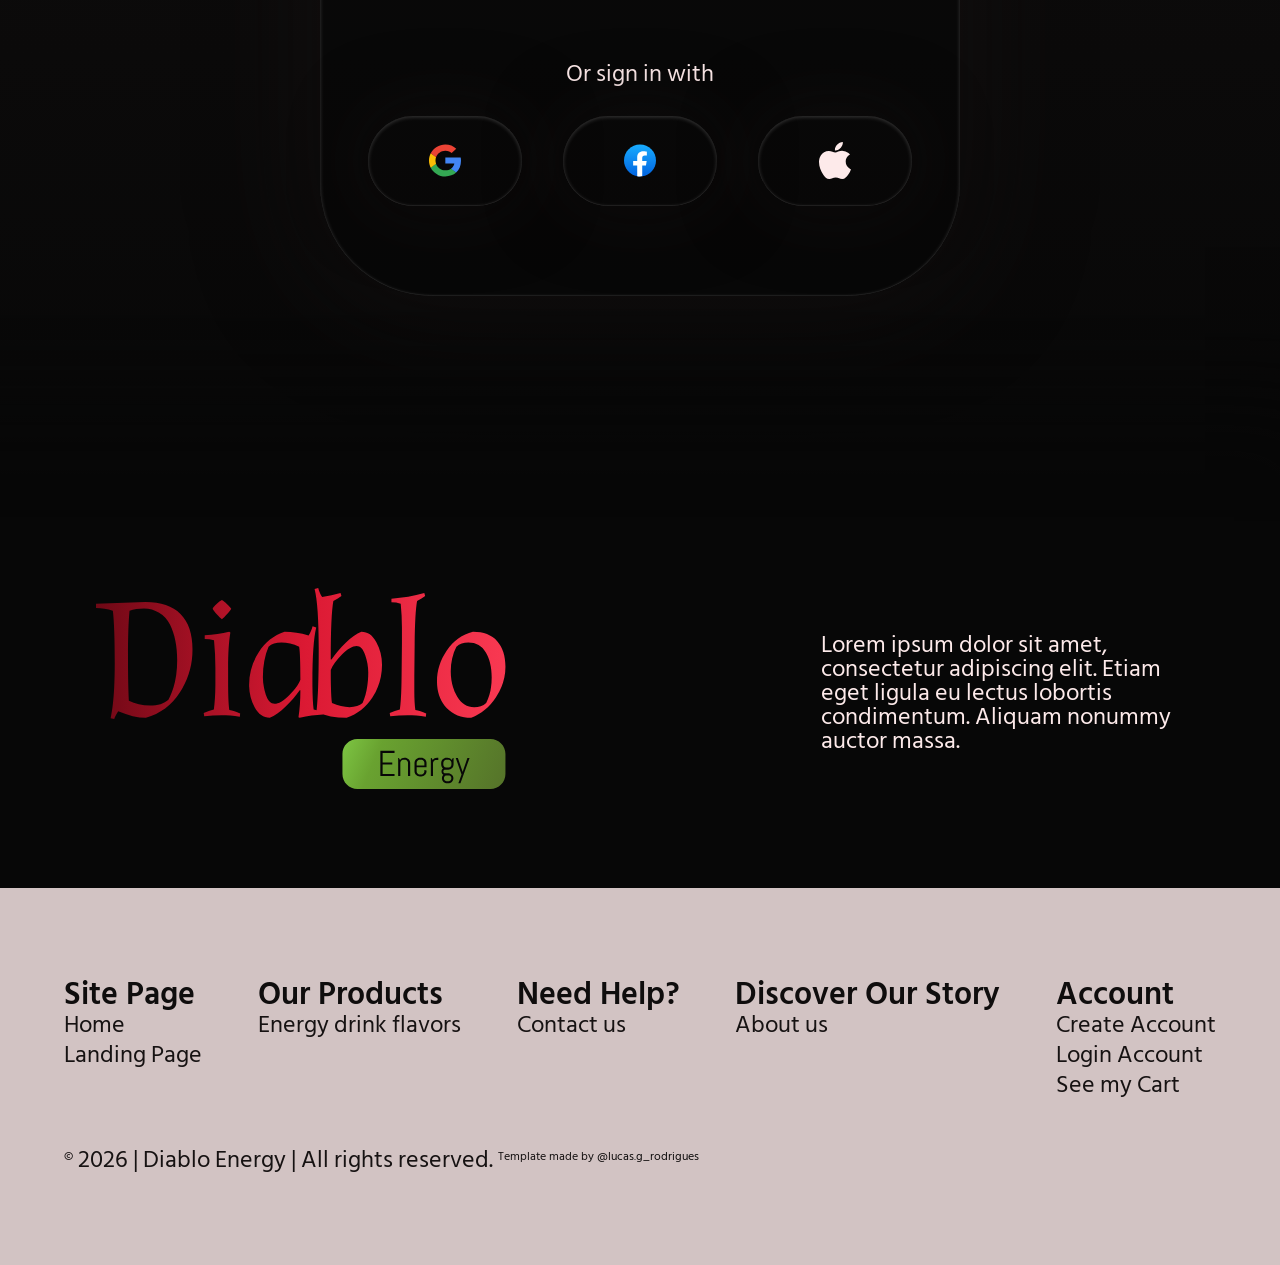
<file: CreateAccount.html>
<!DOCTYPE html>
<html lang="en">

<head>
    <meta charset="UTF-8">
    <meta name="viewport" content="width=device-width, initial-scale=1.0">
    <title>| Diablo Energy</title>

    <link rel="stylesheet" href="style.css">
    <link rel="shortcut icon" href="img/Skull.png" type="image/x-icon">

    <link rel="preconnect" href="https://fonts.googleapis.com">
    <link rel="preconnect" href="https://fonts.gstatic.com" crossorigin>
    <link href="https://fonts.googleapis.com/css2?family=Hind+Siliguri:wght@300;400;500;600;700&display=swap"
        rel="stylesheet">
</head>

<body>
    <main id="CreateAccount">
        <header>
            <div>
                <div id="Logo">
                    <svg width="410" height="202" viewBox="0 0 410 202" fill="none" xmlns="http://www.w3.org/2000/svg">
                        <path
                            d="M0 15.652L49.536 14.104C64.9013 14.104 76.54 18.06 84.452 25.972C92.4787 33.884 96.492 45.6947 96.492 61.404C96.492 76.9987 92.3067 91.2747 83.936 104.232C75.5653 117.189 64.2133 125.732 49.88 129.86C41.624 129.86 32.3933 127.681 22.188 123.324C20.2387 126.305 18.92 128.885 18.232 131.064L14.62 130.204C17.372 117.705 18.748 99.3587 18.748 75.164C18.748 50.9693 18.1173 33.4827 16.856 22.704C11.352 20.8693 5.73333 19.952 0 19.952V15.652ZM73.96 36.464C71.4373 31.4187 67.8253 27.52 63.124 24.768C58.5373 21.9013 53.492 20.468 47.988 20.468C42.484 20.468 37.668 21.2133 33.54 22.704C32.508 33.4827 31.992 48.676 31.992 68.284C31.992 87.7773 32.2787 102.569 32.852 112.66C39.044 115.871 46.096 117.476 54.008 117.476C61.92 117.476 68.0547 115.527 72.412 111.628C78.26 100.964 81.184 87.8347 81.184 72.24C81.184 58.0213 78.776 46.096 73.96 36.464Z"
                            fill="url(#paint0_linear_36_216)" />
                        <path
                            d="M132.12 80.152V94.6C132.12 106.984 132.522 116.157 133.324 122.12C136.535 122.808 140.147 123.897 144.16 125.388L143.816 128.656C137.395 127.739 131.318 127.28 125.584 127.28C119.851 127.28 114.06 127.624 108.212 128.312L107.696 125.044C111.136 123.553 114.519 122.407 117.844 121.604C118.876 113.807 119.392 104.805 119.392 94.6V80.152C119.392 70.864 118.934 61.576 118.016 52.288C115.035 51.3707 111.939 50.912 108.728 50.912V47.3C117.558 46.7267 125.699 45.58 133.152 43.86L134.356 44.548C132.866 53.3773 132.12 65.2453 132.12 80.152ZM135.216 20.64C134.414 22.1307 132.98 24.0227 130.916 26.316C128.967 28.6093 127.304 30.2147 125.928 31.132C124.552 30.2147 122.832 28.6093 120.768 26.316C118.819 24.0227 117.443 22.1307 116.64 20.64C117.328 19.264 118.647 17.716 120.596 15.996C122.546 14.1613 124.323 12.8427 125.928 12.04C127.419 12.9573 129.139 14.3333 131.088 16.168C133.038 17.888 134.414 19.3787 135.216 20.64Z"
                            fill="url(#paint1_linear_36_216)" />
                        <path
                            d="M153.123 97.008C153.123 85.0827 156.334 74.1893 162.755 64.328C169.176 54.352 177.776 47.5293 188.555 43.86C196.238 43.86 204.264 45.064 212.635 47.472C214.24 45.064 215.559 42.0253 216.591 38.356L220.203 39.388C217.68 49.708 216.419 67.94 216.419 94.084C216.419 105.78 216.82 114.953 217.623 121.604C220.375 122.521 223.471 122.98 226.911 122.98V126.592C219.572 126.936 211.832 128.025 203.691 129.86L202.487 129.172C203.748 121.26 204.379 112.316 204.379 102.34L203.691 102.168C199.678 107.901 194.919 113.463 189.415 118.852C183.911 124.241 178.694 127.911 173.763 129.86C167.456 129.86 162.411 126.363 158.627 119.368C154.958 112.373 153.123 104.92 153.123 97.008ZM166.883 89.268C166.883 94.8867 167.858 100.735 169.807 106.812C171.871 112.775 174.795 115.756 178.579 115.756C182.592 115.756 187.466 112.889 193.199 107.156C198.932 101.423 202.659 96.2627 204.379 91.676C204.379 74.5907 203.978 63.5827 203.175 58.652C197.098 55.9 191.192 54.524 185.459 54.524C179.84 54.524 175.54 55.9 172.559 58.652C168.775 67.3667 166.883 77.572 166.883 89.268Z"
                            fill="url(#paint2_linear_36_216)" />
                        <path
                            d="M286.023 76.712C286.023 88.6373 282.812 99.588 276.391 109.564C269.969 119.425 261.369 126.191 250.591 129.86C239.583 129.86 229.549 127.796 220.491 123.668C221.981 110.367 222.727 89.3253 222.727 60.544C222.727 31.7627 221.351 11.9253 218.599 1.032L222.211 0C223.243 3.66933 224.561 6.708 226.167 9.116C232.473 8.08399 238.608 6.708 244.571 4.988L245.431 8.084C243.252 9.804 240.557 11.4667 237.347 13.072C235.627 22.4747 234.767 41.9107 234.767 71.38L235.455 71.552C239.468 65.8187 244.227 60.2573 249.731 54.868C255.235 49.4787 260.452 45.8093 265.383 43.86C271.689 43.86 276.677 47.3573 280.347 54.352C284.131 61.3467 286.023 68.8 286.023 76.712ZM272.263 84.452C272.263 78.8333 271.231 73.0427 269.167 67.08C267.217 61.0027 264.351 57.964 260.567 57.964C256.553 57.964 251.68 60.8307 245.947 66.564C240.213 72.2973 236.487 77.4573 234.767 82.044C234.767 99.1293 235.168 110.137 235.971 115.068C242.048 117.82 247.896 119.196 253.515 119.196C259.248 119.196 263.605 117.82 266.587 115.068C270.371 106.353 272.263 96.148 272.263 84.452Z"
                            fill="url(#paint3_linear_36_216)" />
                        <path
                            d="M318.314 87.72C318.314 91.0453 318.314 96.32 318.314 103.544C318.314 110.653 318.658 116.845 319.346 122.12C322.557 122.808 326.169 123.897 330.182 125.388L329.838 128.656C323.417 127.739 317.34 127.28 311.606 127.28C305.873 127.28 300.082 127.624 294.234 128.312L293.718 125.044C297.158 123.553 300.541 122.407 303.866 121.604C304.898 114.265 305.472 102.971 305.586 87.72L305.93 55.556C305.93 52.5747 305.93 47.2427 305.93 39.56C305.93 31.7627 305.529 23.7933 304.726 15.652C301.745 14.7347 298.649 14.276 295.438 14.276V10.664C306.905 9.86133 317.856 7.96933 328.29 4.988L329.15 8.084C326.972 9.804 324.277 11.4667 321.066 13.072C319.69 20.64 318.888 34.8013 318.658 55.556L318.314 87.72Z"
                            fill="url(#paint4_linear_36_216)" />
                        <path
                            d="M375.221 129.86C365.245 129.86 357.046 126.535 350.625 119.884C344.203 113.119 340.993 104.289 340.993 93.396C340.993 82.5027 344.261 72.24 350.797 62.608C357.447 52.8613 366.162 46.612 376.941 43.86C387.605 43.86 395.689 46.956 401.193 53.148C406.697 59.34 409.449 67.8827 409.449 78.776C409.449 89.6693 406.238 99.932 399.817 109.564C393.395 119.196 385.197 125.961 375.221 129.86ZM372.297 54.524C367.481 54.524 363.525 55.9 360.429 58.652C356.645 65.876 354.753 74.1893 354.753 83.592C354.753 92.9947 356.874 101.308 361.117 108.532C365.359 115.641 371.035 119.196 378.145 119.196C382.961 119.196 386.974 117.763 390.185 114.896C393.854 107.901 395.689 99.416 395.689 89.44C395.689 79.3493 393.739 71.036 389.841 64.5C386.057 57.8493 380.209 54.524 372.297 54.524Z"
                            fill="url(#paint5_linear_36_216)" />
                        <path
                            d="M352.206 187.378C352.639 187.378 353.043 187.443 353.418 187.572C353.805 187.701 354.139 187.882 354.42 188.117C354.702 188.351 354.924 188.638 355.088 188.978C355.252 189.33 355.334 189.722 355.334 190.156V190.437C355.334 190.871 355.252 191.257 355.088 191.597C354.924 191.937 354.702 192.224 354.42 192.459C354.139 192.705 353.805 192.892 353.418 193.021C353.043 193.15 352.639 193.214 352.206 193.214H351.098C350.665 193.214 350.254 193.15 349.868 193.021C349.493 192.892 349.165 192.705 348.883 192.459C348.602 192.224 348.379 191.937 348.215 191.597C348.051 191.257 347.969 190.871 347.969 190.437V190.156C347.969 189.722 348.051 189.33 348.215 188.978C348.379 188.638 348.602 188.351 348.883 188.117C349.165 187.882 349.493 187.701 349.868 187.572C350.254 187.443 350.665 187.378 351.098 187.378H352.206Z"
                            fill="url(#paint6_linear_36_216)" />
                        <path
                            d="M352.276 171.751C352.709 171.751 353.114 171.834 353.489 171.998C353.875 172.162 354.209 172.384 354.491 172.666C354.784 172.947 355.012 173.281 355.176 173.668C355.34 174.043 355.422 174.447 355.422 174.88V176.48C355.422 176.914 355.34 177.324 355.176 177.71C355.012 178.085 354.784 178.414 354.491 178.695C354.209 178.976 353.875 179.199 353.489 179.363C353.114 179.527 352.709 179.609 352.276 179.609H350.483C350.049 179.609 349.639 179.527 349.252 179.363C348.877 179.199 348.549 178.976 348.268 178.695C347.987 178.414 347.764 178.085 347.6 177.71C347.436 177.324 347.354 176.914 347.354 176.48V174.88C347.354 174.447 347.436 174.043 347.6 173.668C347.764 173.281 347.987 172.947 348.268 172.666C348.549 172.384 348.877 172.162 349.252 171.998C349.639 171.834 350.049 171.751 350.483 171.751H352.276Z"
                            fill="url(#paint7_linear_36_216)" />
                        <path
                            d="M325.241 171.751C325.674 171.751 326.079 171.834 326.454 171.998C326.84 172.162 327.174 172.384 327.456 172.666C327.737 172.947 327.959 173.281 328.124 173.668C328.288 174.043 328.37 174.447 328.37 174.88V177.552H320.67V174.88C320.67 174.447 320.752 174.043 320.917 173.668C321.081 173.281 321.303 172.947 321.584 172.666C321.866 172.384 322.194 172.162 322.569 171.998C322.956 171.834 323.366 171.751 323.799 171.751H325.241Z"
                            fill="url(#paint8_linear_36_216)" />
                        <path fill-rule="evenodd" clip-rule="evenodd"
                            d="M394.449 151.064C402.733 151.064 409.449 157.78 409.449 166.064V186.064C409.449 194.348 402.733 201.064 394.449 201.064H261.449C253.164 201.064 246.449 194.348 246.449 186.064V166.064C246.449 157.78 253.164 151.064 261.449 151.064H394.449ZM350.483 169.712C349.756 169.712 349.071 169.853 348.426 170.134C347.782 170.404 347.219 170.779 346.739 171.259C346.258 171.74 345.877 172.302 345.596 172.947C345.327 173.591 345.192 174.277 345.192 175.003V176.357C345.192 177.177 345.356 177.933 345.684 178.625C346.012 179.316 346.458 179.908 347.02 180.4C346.551 180.74 346.182 181.185 345.913 181.736C345.643 182.275 345.508 182.861 345.508 183.494C345.508 184.197 345.672 184.841 346 185.427C346.34 186.001 346.792 186.459 347.354 186.798C346.909 187.232 346.557 187.742 346.299 188.328C346.042 188.914 345.913 189.558 345.913 190.261V190.332C345.913 191.058 346.047 191.726 346.317 192.335C346.598 192.945 346.979 193.466 347.459 193.9C347.94 194.334 348.502 194.668 349.147 194.902C349.792 195.148 350.477 195.271 351.204 195.271H352.1C352.827 195.271 353.512 195.148 354.157 194.902C354.801 194.668 355.364 194.334 355.844 193.9C356.325 193.466 356.7 192.945 356.969 192.335C357.25 191.726 357.391 191.058 357.391 190.332V190.261C357.391 189.535 357.25 188.867 356.969 188.257C356.7 187.648 356.325 187.126 355.844 186.693C355.364 186.259 354.801 185.925 354.157 185.691C353.512 185.445 352.827 185.322 352.1 185.322H349.147C348.901 185.322 348.667 185.275 348.444 185.181C348.221 185.087 348.022 184.959 347.846 184.794C347.682 184.619 347.553 184.419 347.459 184.197C347.366 183.974 347.319 183.74 347.319 183.494C347.319 183.248 347.366 183.013 347.459 182.791C347.553 182.556 347.682 182.357 347.846 182.193C348.022 182.029 348.221 181.9 348.444 181.806C348.667 181.701 348.901 181.648 349.147 181.648H352.276C353.002 181.648 353.688 181.513 354.333 181.244C354.977 180.962 355.54 180.582 356.02 180.101C356.5 179.621 356.875 179.058 357.145 178.414C357.426 177.769 357.567 177.084 357.567 176.357V170.064H356.846L355.668 171.892C355.176 171.224 354.555 170.697 353.805 170.31C353.067 169.912 352.258 169.712 351.379 169.712H350.483ZM359.729 170.064L365.565 186.517L362.366 195.271H364.458L373.563 170.064H371.401L366.725 183.705L366.655 184.636L366.584 183.705L361.891 170.064H359.729ZM323.799 169.712C323.073 169.712 322.387 169.853 321.743 170.134C321.098 170.404 320.536 170.779 320.055 171.259C319.575 171.74 319.194 172.302 318.913 172.947C318.643 173.591 318.508 174.277 318.508 175.003V183.125C318.508 183.851 318.643 184.537 318.913 185.181C319.194 185.826 319.575 186.388 320.055 186.869C320.536 187.349 321.098 187.73 321.743 188.011C322.387 188.281 323.073 188.416 323.799 188.416H325.241C325.967 188.416 326.653 188.281 327.297 188.011C327.942 187.73 328.504 187.349 328.985 186.869C329.465 186.388 329.84 185.826 330.11 185.181C330.391 184.537 330.532 183.851 330.532 183.125V182.404L328.37 182.052V183.248C328.37 183.681 328.288 184.091 328.124 184.478C327.959 184.853 327.737 185.181 327.456 185.462C327.174 185.744 326.84 185.966 326.454 186.13C326.079 186.294 325.674 186.376 325.241 186.376H323.799C323.366 186.376 322.956 186.294 322.569 186.13C322.194 185.966 321.866 185.744 321.584 185.462C321.303 185.181 321.081 184.853 320.917 184.478C320.752 184.091 320.67 183.681 320.67 183.248V179.24H330.532V175.003C330.532 174.277 330.391 173.591 330.11 172.947C329.84 172.302 329.465 171.74 328.985 171.259C328.504 170.779 327.942 170.404 327.297 170.134C326.653 169.853 325.967 169.712 325.241 169.712H323.799ZM284.354 162.857V188.064H298.54V185.902H286.622V176.55H296.272V174.388H286.622V165.019H298.54V162.857H284.354ZM308.348 169.712C307.469 169.712 306.655 169.912 305.905 170.31C305.167 170.697 304.551 171.224 304.059 171.892L302.881 170.064H302.161V188.064H304.323V174.88C304.323 174.447 304.405 174.043 304.569 173.668C304.733 173.281 304.956 172.947 305.237 172.666C305.518 172.384 305.846 172.162 306.221 171.998C306.608 171.834 307.018 171.751 307.452 171.751H308.893C309.327 171.751 309.731 171.834 310.106 171.998C310.493 172.162 310.827 172.384 311.108 172.666C311.389 172.947 311.612 173.281 311.776 173.668C311.94 174.043 312.022 174.447 312.022 174.88V188.064H314.184V175.003C314.184 174.277 314.043 173.591 313.762 172.947C313.493 172.302 313.118 171.74 312.637 171.259C312.157 170.779 311.594 170.404 310.95 170.134C310.305 169.853 309.62 169.712 308.893 169.712H308.348ZM341.043 169.712C340.165 169.712 339.35 169.912 338.6 170.31C337.862 170.697 337.247 171.224 336.754 171.892L335.577 170.064H334.856V188.064H337.018V175.25C337.018 174.816 337.1 174.412 337.264 174.037C337.428 173.65 337.651 173.316 337.932 173.035C338.213 172.753 338.542 172.531 338.917 172.367C339.303 172.203 339.713 172.121 340.147 172.121H342.309V169.712H341.043Z"
                            fill="url(#paint9_linear_36_216)" />
                        <defs>
                            <linearGradient id="paint0_linear_36_216" x1="-2.75195" y1="69.78" x2="417.248" y2="69.78"
                                gradientUnits="userSpaceOnUse">
                                <stop stop-color="#6D0815" />
                                <stop offset="0.5" stop-color="#DB1933" />
                                <stop offset="1" stop-color="#FA3A53" />
                            </linearGradient>
                            <linearGradient id="paint1_linear_36_216" x1="-2.75195" y1="69.78" x2="417.248" y2="69.78"
                                gradientUnits="userSpaceOnUse">
                                <stop stop-color="#6D0815" />
                                <stop offset="0.5" stop-color="#DB1933" />
                                <stop offset="1" stop-color="#FA3A53" />
                            </linearGradient>
                            <linearGradient id="paint2_linear_36_216" x1="-2.75195" y1="69.78" x2="417.248" y2="69.78"
                                gradientUnits="userSpaceOnUse">
                                <stop stop-color="#6D0815" />
                                <stop offset="0.5" stop-color="#DB1933" />
                                <stop offset="1" stop-color="#FA3A53" />
                            </linearGradient>
                            <linearGradient id="paint3_linear_36_216" x1="-2.75195" y1="69.78" x2="417.248" y2="69.78"
                                gradientUnits="userSpaceOnUse">
                                <stop stop-color="#6D0815" />
                                <stop offset="0.5" stop-color="#DB1933" />
                                <stop offset="1" stop-color="#FA3A53" />
                            </linearGradient>
                            <linearGradient id="paint4_linear_36_216" x1="-2.75195" y1="69.78" x2="417.248" y2="69.78"
                                gradientUnits="userSpaceOnUse">
                                <stop stop-color="#6D0815" />
                                <stop offset="0.5" stop-color="#DB1933" />
                                <stop offset="1" stop-color="#FA3A53" />
                            </linearGradient>
                            <linearGradient id="paint5_linear_36_216" x1="-2.75195" y1="69.78" x2="417.248" y2="69.78"
                                gradientUnits="userSpaceOnUse">
                                <stop stop-color="#6D0815" />
                                <stop offset="0.5" stop-color="#DB1933" />
                                <stop offset="1" stop-color="#FA3A53" />
                            </linearGradient>
                            <linearGradient id="paint6_linear_36_216" x1="236.449" y1="151.064" x2="409.449"
                                y2="222.064" gradientUnits="userSpaceOnUse">
                                <stop stop-color="#82CE48" />
                                <stop offset="0.249955" stop-color="#69A230" />
                                <stop offset="1" stop-color="#547029" />
                            </linearGradient>
                            <linearGradient id="paint7_linear_36_216" x1="236.449" y1="151.064" x2="409.449"
                                y2="222.064" gradientUnits="userSpaceOnUse">
                                <stop stop-color="#82CE48" />
                                <stop offset="0.249955" stop-color="#69A230" />
                                <stop offset="1" stop-color="#547029" />
                            </linearGradient>
                            <linearGradient id="paint8_linear_36_216" x1="236.449" y1="151.064" x2="409.449"
                                y2="222.064" gradientUnits="userSpaceOnUse">
                                <stop stop-color="#82CE48" />
                                <stop offset="0.249955" stop-color="#69A230" />
                                <stop offset="1" stop-color="#547029" />
                            </linearGradient>
                            <linearGradient id="paint9_linear_36_216" x1="236.449" y1="151.064" x2="409.449"
                                y2="222.064" gradientUnits="userSpaceOnUse">
                                <stop stop-color="#82CE48" />
                                <stop offset="0.249955" stop-color="#69A230" />
                                <stop offset="1" stop-color="#547029" />
                            </linearGradient>
                        </defs>
                    </svg>
                </div>

                <nav>
                    <a href="index.html">
                        <h3>
                            Home
                        </h3>
                    </a>

                    <a href="OurProducts.html">
                        <h3>
                            Our Products
                        </h3>
                    </a>

                    <a href="AboutUs.html">
                        <h3>
                            About Us
                        </h3>
                    </a>

                    <a href="NeedHelp.html">
                        <h3 id="CurrentPage">
                            Need Help?
                        </h3>
                    </a>

                    <button id="discoverProducts" onclick="location.href='OurProducts.html'">
                        <svg width="33" height="30" viewBox="0 0 33 30" fill="none" xmlns="http://www.w3.org/2000/svg">
                            <path fill-rule="evenodd" clip-rule="evenodd"
                                d="M10.7885 24.4568C12.3519 24.4568 13.6151 25.6997 13.6151 27.2284C13.615 28.757 12.3519 30 10.7885 30C9.22507 30 7.96189 28.757 7.96182 27.2284C7.96182 25.6997 9.22502 24.4568 10.7885 24.4568ZM10.7885 25.5C9.81866 25.5 9.02916 26.2719 9.02916 27.2284C9.02922 28.1848 9.8187 28.9568 10.7885 28.9568C11.7582 28.9568 12.5477 28.1848 12.5478 27.2284C12.5478 26.2719 11.7583 25.5 10.7885 25.5Z"
                                fill="#0F0D0D" />
                            <path fill-rule="evenodd" clip-rule="evenodd"
                                d="M25.327 24.4568C26.8904 24.4568 28.1536 25.6998 28.1536 27.2284C28.1535 28.757 26.8903 30 25.327 30C23.7636 30 22.4998 28.757 22.4997 27.2284C22.4997 25.6997 23.7635 24.4568 25.327 24.4568ZM25.327 25.5C24.3572 25.5 23.5677 26.2719 23.5677 27.2284C23.5677 28.1848 24.3572 28.9568 25.327 28.9568C26.2967 28.9568 27.0862 28.1848 27.0863 27.2284C27.0863 26.272 26.2968 25.5 25.327 25.5Z"
                                fill="#0F0D0D" />
                            <path
                                d="M16.6729 10.1904C17.0893 10.1904 17.4228 10.521 17.4228 10.9241C17.4227 11.3271 17.0892 11.6577 16.6729 11.6577H11.1349C10.7186 11.6577 10.3845 11.3271 10.3844 10.9241C10.3844 10.521 10.7185 10.1904 11.1349 10.1904H16.6729Z"
                                fill="#0F0D0D" />
                            <path fill-rule="evenodd" clip-rule="evenodd"
                                d="M0.625319 0C0.651893 8.91044e-07 0.680764 0.00356233 0.706505 0.010376C2.97332 0.613165 4.36098 1.17985 5.21141 1.84265C6.00891 2.46424 6.36573 3.19612 6.47878 4.28101L6.54819 5.09521H29.7767C31.5589 5.09526 32.9999 6.51227 33 8.25562C33 8.94314 32.8637 9.62425 32.5984 10.2606L30.6059 15.0397C29.7462 17.102 27.6998 18.4509 25.4261 18.4509H7.22309L8.338 19.5233C9.32601 20.4733 10.6806 21.0595 12.173 21.0596H30.1734C30.5895 21.0597 30.9231 21.3904 30.9232 21.7932C30.9232 22.1962 30.5896 22.5273 30.1734 22.5275H11.1349C8.78037 22.5275 6.74546 21.184 5.78343 19.2358L5.69357 19.0454L5.6037 18.8342C5.33836 18.1737 5.19223 17.4536 5.19219 16.6986V6.3385C5.19219 5.67157 5.19328 5.09108 5.13394 4.60754C5.07295 4.11078 4.94231 3.65253 4.63629 3.2489C4.33319 2.8492 3.90528 2.56536 3.37077 2.32422C2.84026 2.08489 2.15543 1.86643 1.29216 1.62354L1.28844 1.62231L0.554049 1.4209L0.55095 1.41968L0.440017 1.38062C0.194197 1.27207 0.0270717 1.04297 0.00309871 0.785522L0 0.708618V0.611572C2.92756e-05 0.276049 0.277803 0.00014904 0.625319 0ZM6.69259 6.5625V15.6793C6.69259 15.9396 6.71113 16.1965 6.74775 16.4478L6.82583 16.9836H25.4261C27.0361 16.9836 28.4925 16.0579 29.1551 14.6252L29.1576 14.6204L29.1601 14.6149L29.2121 14.4965L29.2171 14.4855L31.2096 9.70642C31.3775 9.3035 31.4738 8.87569 31.4953 8.44177L31.5002 8.25562C31.5001 7.34757 30.7738 6.60949 29.8647 6.56433H29.8561L29.848 6.56372L29.7922 6.5625H6.69259Z"
                                fill="#0F0D0D" />
                        </svg>

                        <h3>
                            Discover Products
                        </h3>
                    </button>
                </nav>
            </div>
        </header>

        <div id="BackGroundFade">
            <section id="Content">
                <div id="Text">
                    <h1>
                        Create Account
                    </h1>

                    <svg width="31" height="30" viewBox="0 0 31 30" fill="none" xmlns="http://www.w3.org/2000/svg">
                        <path
                            d="M22.3889 8.57143C22.3889 4.78433 19.3046 1.71429 15.5 1.71429C11.6954 1.71429 8.61111 4.78433 8.61111 8.57143C8.61111 12.3585 11.6954 15.4286 15.5 15.4286C19.3046 15.4286 22.3889 12.3585 22.3889 8.57143ZM24.1111 8.57143C24.1111 13.3053 20.2558 17.1429 15.5 17.1429C10.7442 17.1429 6.88889 13.3053 6.88889 8.57143C6.88889 3.83756 10.7442 0 15.5 0C20.2558 0 24.1111 3.83756 24.1111 8.57143Z"
                            fill="#FDEAEA" />
                        <path
                            d="M29.2778 29.1429C29.2778 25.3558 24.4713 22.2857 20.6667 22.2857H10.3333C6.52871 22.2857 1.72222 25.3558 1.72222 29.1429C1.72222 29.6162 1.33669 30 0.861111 30C0.385533 30 0 29.6162 0 29.1429C0 24.409 5.57755 20.5714 10.3333 20.5714H20.6667C25.4225 20.5714 31 24.409 31 29.1429C31 29.6162 30.6145 30 30.1389 30C29.6633 30 29.2778 29.6162 29.2778 29.1429Z"
                            fill="#FDEAEA" />
                    </svg>

                    <h2>
                        Lorem ipsum dolor sit amet, consectetur adipiscing elit. Etiam eget ligula eu lectus
                        lobortis condimentum.
                    </h2>
                </div>

                <form action="" id="FormCreateAccount">
                    <div id="Form">
                        <div id="Name">
                            <div class="Input">
                                <input id="Name" type="text" required placeholder="">
                                <label id="NameLabel" for="">Name (Required)</label>
                            </div>

                            <div class="Input">
                                <input id="LastName" type="text" required placeholder="">
                                <label id="LastNameLabel" for="">Last name (Required)</label>
                            </div>
                        </div>

                        <div class="Input Date">
                            <input id="DateOfBirth" type="date" required placeholder="">
                            <label for="">Date of birth (Required)</label>
                        </div>

                        <div class="Input">
                            <input id="Email" type="email" required placeholder="">
                            <label for="">Email (Required)</label>
                        </div>

                        <div class="Input">
                            <input id="Password" type="password" required placeholder="">
                            <label for="">Password (Required)</label>
                        </div>

                        <div class="Input">
                            <input id="ComfirmPassword" type="password" required placeholder="">
                            <label for="">Comfirm password (Required)</label>
                        </div>
                    </div>

                    <div id="Action">
                        <button id="GetStarted" onclick="location.href='OurProducts.html'">
                            <h2>
                                Get Started
                            </h2>
                        </button>

                        <a href="LoginAccount.html" id="Login">
                            <h2>
                                Login Account
                            </h2>
                        </a>

                    </div>
                </form>

                <div id="LoginWith">
                    <h2>
                        Or sign in with
                    </h2>

                    <div id="Accounts">
                        <a href="OurProducts.html">
                            <svg width="50" height="50" viewBox="0 0 50 50" fill="none"
                                xmlns="http://www.w3.org/2000/svg">
                                <path
                                    d="M50 25.5554C50 23.4998 49.8298 21.9998 49.4614 20.4443H25.5105V29.722H39.5693C39.2859 32.0277 37.7552 35.4999 34.3538 37.8331L34.3061 38.1438L41.8791 43.8932L42.4037 43.9444C47.2222 39.5833 50 33.1665 50 25.5554Z"
                                    fill="#4285F4" />
                                <path
                                    d="M25.5091 50C32.3967 50 38.1787 47.7777 42.4023 43.9442L34.3524 37.833C32.1983 39.3053 29.3071 40.333 25.5091 40.333C18.7633 40.333 13.0378 35.9719 10.9968 29.9441L10.6977 29.969L2.82335 35.9413L2.72037 36.2219C6.91527 44.3885 15.5319 50 25.5091 50Z"
                                    fill="#34A853" />
                                <path
                                    d="M10.9974 29.9449C10.4589 28.3893 10.1472 26.7225 10.1472 25.0004C10.1472 23.278 10.4589 21.6114 10.9691 20.0559L10.9548 19.7244L2.98183 13.6563L2.72098 13.7779C0.992057 17.1669 0 20.9725 0 25.0004C0 29.0281 0.992057 32.8336 2.72098 36.2226L10.9974 29.9449Z"
                                    fill="#FBBC05" />
                                <path
                                    d="M25.5093 9.66668C30.2994 9.66668 33.5306 11.6945 35.3731 13.389L42.5724 6.50005C38.1509 2.47225 32.3969 0 25.5093 0C15.5319 0 6.91529 5.61111 2.72037 13.7778L10.9685 20.0557C13.0379 14.0279 18.7633 9.66668 25.5093 9.66668Z"
                                    fill="#EB4335" />
                            </svg>
                        </a>

                        <a href="OurProducts.html">
                            <svg width="50" height="50" viewBox="0 0 50 50" fill="none"
                                xmlns="http://www.w3.org/2000/svg">
                                <path
                                    d="M25 50C26.1787 50 27.3383 49.9184 28.4736 49.7606C40.6366 48.0699 50 37.6284 50 25C50 11.1929 38.8071 0 25 0C11.1929 0 0 11.1929 0 25C0 37.3219 8.91444 47.5618 20.6459 49.6222C22.0599 49.8705 23.5148 50 25 50Z"
                                    fill="url(#paint0_linear_194_1738)" />
                                <path fill-rule="evenodd" clip-rule="evenodd"
                                    d="M35.4207 25.5895L34.3102 32.6457H28.4736V49.7606C27.3383 49.9184 26.1787 50 25 50C24.9895 50 24.979 50 24.9685 50C23.4943 49.9982 22.0499 49.8687 20.6459 49.6222V32.6457H14.2857V25.5895H20.6459V20.2114C20.6459 14.0945 24.3836 10.7143 30.1077 10.7143C32.8473 10.7143 35.7143 11.1911 35.7143 11.1911V17.1984H32.5539C29.4423 17.1984 28.4736 19.0816 28.4736 21.0125V25.5895H35.4207Z"
                                    fill="white" />
                                <defs>
                                    <linearGradient id="paint0_linear_194_1738" x1="25" y1="0" x2="25" y2="49.8518"
                                        gradientUnits="userSpaceOnUse">
                                        <stop stop-color="#18ACFE" />
                                        <stop offset="1" stop-color="#0163E0" />
                                    </linearGradient>
                                </defs>
                            </svg>
                        </a>

                        <a href="OurProducts.html">
                            <svg width="43" height="50" viewBox="0 0 43 50" fill="none"
                                xmlns="http://www.w3.org/2000/svg">
                                <path fill-rule="evenodd" clip-rule="evenodd"
                                    d="M29.2675 7.98225C31.1117 5.86976 32.3547 2.92748 32.0145 0C29.3571 0.100001 26.142 1.67788 24.2365 3.78788C22.5254 5.66037 21.0316 8.65232 21.4332 11.5223C24.3976 11.7398 27.4234 10.0972 29.2675 7.98225ZM35.9151 26.5627C35.9893 34.1302 42.9233 36.6475 43 36.68C42.9437 36.8575 41.8925 40.2669 39.3476 43.7919C37.1454 46.8369 34.8613 49.8695 31.2626 49.9345C27.7278 49.997 26.5896 47.9497 22.5458 47.9497C18.5046 47.9497 17.2411 49.8693 13.8956 49.9968C10.4222 50.1193 7.77492 46.7024 5.55736 43.6674C1.01995 37.4599 -2.44578 26.1255 2.2093 18.4755C4.52149 14.678 8.65222 12.2696 13.1385 12.2096C16.5479 12.1471 19.7681 14.3825 21.8527 14.3825C23.9372 14.3825 27.8506 11.695 31.9634 12.09C33.6847 12.1575 38.5188 12.7473 41.6214 17.0497C41.3707 17.1972 35.8537 20.2378 35.9151 26.5627Z"
                                    fill="#FDEAEA" />
                            </svg>
                        </a>
                    </div>
                </div>
            </section>
        </div>
    </main>

    <footer>
        <section id="AboutUsFooter">
            <div>
                <svg width="410" height="202" viewBox="0 0 410 202" fill="none" xmlns="http://www.w3.org/2000/svg">
                    <path
                        d="M0 15.652L49.536 14.104C64.9013 14.104 76.54 18.06 84.452 25.972C92.4787 33.884 96.492 45.6947 96.492 61.404C96.492 76.9987 92.3067 91.2747 83.936 104.232C75.5653 117.189 64.2133 125.732 49.88 129.86C41.624 129.86 32.3933 127.681 22.188 123.324C20.2387 126.305 18.92 128.885 18.232 131.064L14.62 130.204C17.372 117.705 18.748 99.3587 18.748 75.164C18.748 50.9693 18.1173 33.4827 16.856 22.704C11.352 20.8693 5.73333 19.952 0 19.952V15.652ZM73.96 36.464C71.4373 31.4187 67.8253 27.52 63.124 24.768C58.5373 21.9013 53.492 20.468 47.988 20.468C42.484 20.468 37.668 21.2133 33.54 22.704C32.508 33.4827 31.992 48.676 31.992 68.284C31.992 87.7773 32.2787 102.569 32.852 112.66C39.044 115.871 46.096 117.476 54.008 117.476C61.92 117.476 68.0547 115.527 72.412 111.628C78.26 100.964 81.184 87.8347 81.184 72.24C81.184 58.0213 78.776 46.096 73.96 36.464Z"
                        fill="url(#paint0_linear_36_216)" />
                    <path
                        d="M132.12 80.152V94.6C132.12 106.984 132.522 116.157 133.324 122.12C136.535 122.808 140.147 123.897 144.16 125.388L143.816 128.656C137.395 127.739 131.318 127.28 125.584 127.28C119.851 127.28 114.06 127.624 108.212 128.312L107.696 125.044C111.136 123.553 114.519 122.407 117.844 121.604C118.876 113.807 119.392 104.805 119.392 94.6V80.152C119.392 70.864 118.934 61.576 118.016 52.288C115.035 51.3707 111.939 50.912 108.728 50.912V47.3C117.558 46.7267 125.699 45.58 133.152 43.86L134.356 44.548C132.866 53.3773 132.12 65.2453 132.12 80.152ZM135.216 20.64C134.414 22.1307 132.98 24.0227 130.916 26.316C128.967 28.6093 127.304 30.2147 125.928 31.132C124.552 30.2147 122.832 28.6093 120.768 26.316C118.819 24.0227 117.443 22.1307 116.64 20.64C117.328 19.264 118.647 17.716 120.596 15.996C122.546 14.1613 124.323 12.8427 125.928 12.04C127.419 12.9573 129.139 14.3333 131.088 16.168C133.038 17.888 134.414 19.3787 135.216 20.64Z"
                        fill="url(#paint1_linear_36_216)" />
                    <path
                        d="M153.123 97.008C153.123 85.0827 156.334 74.1893 162.755 64.328C169.176 54.352 177.776 47.5293 188.555 43.86C196.238 43.86 204.264 45.064 212.635 47.472C214.24 45.064 215.559 42.0253 216.591 38.356L220.203 39.388C217.68 49.708 216.419 67.94 216.419 94.084C216.419 105.78 216.82 114.953 217.623 121.604C220.375 122.521 223.471 122.98 226.911 122.98V126.592C219.572 126.936 211.832 128.025 203.691 129.86L202.487 129.172C203.748 121.26 204.379 112.316 204.379 102.34L203.691 102.168C199.678 107.901 194.919 113.463 189.415 118.852C183.911 124.241 178.694 127.911 173.763 129.86C167.456 129.86 162.411 126.363 158.627 119.368C154.958 112.373 153.123 104.92 153.123 97.008ZM166.883 89.268C166.883 94.8867 167.858 100.735 169.807 106.812C171.871 112.775 174.795 115.756 178.579 115.756C182.592 115.756 187.466 112.889 193.199 107.156C198.932 101.423 202.659 96.2627 204.379 91.676C204.379 74.5907 203.978 63.5827 203.175 58.652C197.098 55.9 191.192 54.524 185.459 54.524C179.84 54.524 175.54 55.9 172.559 58.652C168.775 67.3667 166.883 77.572 166.883 89.268Z"
                        fill="url(#paint2_linear_36_216)" />
                    <path
                        d="M286.023 76.712C286.023 88.6373 282.812 99.588 276.391 109.564C269.969 119.425 261.369 126.191 250.591 129.86C239.583 129.86 229.549 127.796 220.491 123.668C221.981 110.367 222.727 89.3253 222.727 60.544C222.727 31.7627 221.351 11.9253 218.599 1.032L222.211 0C223.243 3.66933 224.561 6.708 226.167 9.116C232.473 8.08399 238.608 6.708 244.571 4.988L245.431 8.084C243.252 9.804 240.557 11.4667 237.347 13.072C235.627 22.4747 234.767 41.9107 234.767 71.38L235.455 71.552C239.468 65.8187 244.227 60.2573 249.731 54.868C255.235 49.4787 260.452 45.8093 265.383 43.86C271.689 43.86 276.677 47.3573 280.347 54.352C284.131 61.3467 286.023 68.8 286.023 76.712ZM272.263 84.452C272.263 78.8333 271.231 73.0427 269.167 67.08C267.217 61.0027 264.351 57.964 260.567 57.964C256.553 57.964 251.68 60.8307 245.947 66.564C240.213 72.2973 236.487 77.4573 234.767 82.044C234.767 99.1293 235.168 110.137 235.971 115.068C242.048 117.82 247.896 119.196 253.515 119.196C259.248 119.196 263.605 117.82 266.587 115.068C270.371 106.353 272.263 96.148 272.263 84.452Z"
                        fill="url(#paint3_linear_36_216)" />
                    <path
                        d="M318.314 87.72C318.314 91.0453 318.314 96.32 318.314 103.544C318.314 110.653 318.658 116.845 319.346 122.12C322.557 122.808 326.169 123.897 330.182 125.388L329.838 128.656C323.417 127.739 317.34 127.28 311.606 127.28C305.873 127.28 300.082 127.624 294.234 128.312L293.718 125.044C297.158 123.553 300.541 122.407 303.866 121.604C304.898 114.265 305.472 102.971 305.586 87.72L305.93 55.556C305.93 52.5747 305.93 47.2427 305.93 39.56C305.93 31.7627 305.529 23.7933 304.726 15.652C301.745 14.7347 298.649 14.276 295.438 14.276V10.664C306.905 9.86133 317.856 7.96933 328.29 4.988L329.15 8.084C326.972 9.804 324.277 11.4667 321.066 13.072C319.69 20.64 318.888 34.8013 318.658 55.556L318.314 87.72Z"
                        fill="url(#paint4_linear_36_216)" />
                    <path
                        d="M375.221 129.86C365.245 129.86 357.046 126.535 350.625 119.884C344.203 113.119 340.993 104.289 340.993 93.396C340.993 82.5027 344.261 72.24 350.797 62.608C357.447 52.8613 366.162 46.612 376.941 43.86C387.605 43.86 395.689 46.956 401.193 53.148C406.697 59.34 409.449 67.8827 409.449 78.776C409.449 89.6693 406.238 99.932 399.817 109.564C393.395 119.196 385.197 125.961 375.221 129.86ZM372.297 54.524C367.481 54.524 363.525 55.9 360.429 58.652C356.645 65.876 354.753 74.1893 354.753 83.592C354.753 92.9947 356.874 101.308 361.117 108.532C365.359 115.641 371.035 119.196 378.145 119.196C382.961 119.196 386.974 117.763 390.185 114.896C393.854 107.901 395.689 99.416 395.689 89.44C395.689 79.3493 393.739 71.036 389.841 64.5C386.057 57.8493 380.209 54.524 372.297 54.524Z"
                        fill="url(#paint5_linear_36_216)" />
                    <path
                        d="M352.206 187.378C352.639 187.378 353.043 187.443 353.418 187.572C353.805 187.701 354.139 187.882 354.42 188.117C354.702 188.351 354.924 188.638 355.088 188.978C355.252 189.33 355.334 189.722 355.334 190.156V190.437C355.334 190.871 355.252 191.257 355.088 191.597C354.924 191.937 354.702 192.224 354.42 192.459C354.139 192.705 353.805 192.892 353.418 193.021C353.043 193.15 352.639 193.214 352.206 193.214H351.098C350.665 193.214 350.254 193.15 349.868 193.021C349.493 192.892 349.165 192.705 348.883 192.459C348.602 192.224 348.379 191.937 348.215 191.597C348.051 191.257 347.969 190.871 347.969 190.437V190.156C347.969 189.722 348.051 189.33 348.215 188.978C348.379 188.638 348.602 188.351 348.883 188.117C349.165 187.882 349.493 187.701 349.868 187.572C350.254 187.443 350.665 187.378 351.098 187.378H352.206Z"
                        fill="url(#paint6_linear_36_216)" />
                    <path
                        d="M352.276 171.751C352.709 171.751 353.114 171.834 353.489 171.998C353.875 172.162 354.209 172.384 354.491 172.666C354.784 172.947 355.012 173.281 355.176 173.668C355.34 174.043 355.422 174.447 355.422 174.88V176.48C355.422 176.914 355.34 177.324 355.176 177.71C355.012 178.085 354.784 178.414 354.491 178.695C354.209 178.976 353.875 179.199 353.489 179.363C353.114 179.527 352.709 179.609 352.276 179.609H350.483C350.049 179.609 349.639 179.527 349.252 179.363C348.877 179.199 348.549 178.976 348.268 178.695C347.987 178.414 347.764 178.085 347.6 177.71C347.436 177.324 347.354 176.914 347.354 176.48V174.88C347.354 174.447 347.436 174.043 347.6 173.668C347.764 173.281 347.987 172.947 348.268 172.666C348.549 172.384 348.877 172.162 349.252 171.998C349.639 171.834 350.049 171.751 350.483 171.751H352.276Z"
                        fill="url(#paint7_linear_36_216)" />
                    <path
                        d="M325.241 171.751C325.674 171.751 326.079 171.834 326.454 171.998C326.84 172.162 327.174 172.384 327.456 172.666C327.737 172.947 327.959 173.281 328.124 173.668C328.288 174.043 328.37 174.447 328.37 174.88V177.552H320.67V174.88C320.67 174.447 320.752 174.043 320.917 173.668C321.081 173.281 321.303 172.947 321.584 172.666C321.866 172.384 322.194 172.162 322.569 171.998C322.956 171.834 323.366 171.751 323.799 171.751H325.241Z"
                        fill="url(#paint8_linear_36_216)" />
                    <path fill-rule="evenodd" clip-rule="evenodd"
                        d="M394.449 151.064C402.733 151.064 409.449 157.78 409.449 166.064V186.064C409.449 194.348 402.733 201.064 394.449 201.064H261.449C253.164 201.064 246.449 194.348 246.449 186.064V166.064C246.449 157.78 253.164 151.064 261.449 151.064H394.449ZM350.483 169.712C349.756 169.712 349.071 169.853 348.426 170.134C347.782 170.404 347.219 170.779 346.739 171.259C346.258 171.74 345.877 172.302 345.596 172.947C345.327 173.591 345.192 174.277 345.192 175.003V176.357C345.192 177.177 345.356 177.933 345.684 178.625C346.012 179.316 346.458 179.908 347.02 180.4C346.551 180.74 346.182 181.185 345.913 181.736C345.643 182.275 345.508 182.861 345.508 183.494C345.508 184.197 345.672 184.841 346 185.427C346.34 186.001 346.792 186.459 347.354 186.798C346.909 187.232 346.557 187.742 346.299 188.328C346.042 188.914 345.913 189.558 345.913 190.261V190.332C345.913 191.058 346.047 191.726 346.317 192.335C346.598 192.945 346.979 193.466 347.459 193.9C347.94 194.334 348.502 194.668 349.147 194.902C349.792 195.148 350.477 195.271 351.204 195.271H352.1C352.827 195.271 353.512 195.148 354.157 194.902C354.801 194.668 355.364 194.334 355.844 193.9C356.325 193.466 356.7 192.945 356.969 192.335C357.25 191.726 357.391 191.058 357.391 190.332V190.261C357.391 189.535 357.25 188.867 356.969 188.257C356.7 187.648 356.325 187.126 355.844 186.693C355.364 186.259 354.801 185.925 354.157 185.691C353.512 185.445 352.827 185.322 352.1 185.322H349.147C348.901 185.322 348.667 185.275 348.444 185.181C348.221 185.087 348.022 184.959 347.846 184.794C347.682 184.619 347.553 184.419 347.459 184.197C347.366 183.974 347.319 183.74 347.319 183.494C347.319 183.248 347.366 183.013 347.459 182.791C347.553 182.556 347.682 182.357 347.846 182.193C348.022 182.029 348.221 181.9 348.444 181.806C348.667 181.701 348.901 181.648 349.147 181.648H352.276C353.002 181.648 353.688 181.513 354.333 181.244C354.977 180.962 355.54 180.582 356.02 180.101C356.5 179.621 356.875 179.058 357.145 178.414C357.426 177.769 357.567 177.084 357.567 176.357V170.064H356.846L355.668 171.892C355.176 171.224 354.555 170.697 353.805 170.31C353.067 169.912 352.258 169.712 351.379 169.712H350.483ZM359.729 170.064L365.565 186.517L362.366 195.271H364.458L373.563 170.064H371.401L366.725 183.705L366.655 184.636L366.584 183.705L361.891 170.064H359.729ZM323.799 169.712C323.073 169.712 322.387 169.853 321.743 170.134C321.098 170.404 320.536 170.779 320.055 171.259C319.575 171.74 319.194 172.302 318.913 172.947C318.643 173.591 318.508 174.277 318.508 175.003V183.125C318.508 183.851 318.643 184.537 318.913 185.181C319.194 185.826 319.575 186.388 320.055 186.869C320.536 187.349 321.098 187.73 321.743 188.011C322.387 188.281 323.073 188.416 323.799 188.416H325.241C325.967 188.416 326.653 188.281 327.297 188.011C327.942 187.73 328.504 187.349 328.985 186.869C329.465 186.388 329.84 185.826 330.11 185.181C330.391 184.537 330.532 183.851 330.532 183.125V182.404L328.37 182.052V183.248C328.37 183.681 328.288 184.091 328.124 184.478C327.959 184.853 327.737 185.181 327.456 185.462C327.174 185.744 326.84 185.966 326.454 186.13C326.079 186.294 325.674 186.376 325.241 186.376H323.799C323.366 186.376 322.956 186.294 322.569 186.13C322.194 185.966 321.866 185.744 321.584 185.462C321.303 185.181 321.081 184.853 320.917 184.478C320.752 184.091 320.67 183.681 320.67 183.248V179.24H330.532V175.003C330.532 174.277 330.391 173.591 330.11 172.947C329.84 172.302 329.465 171.74 328.985 171.259C328.504 170.779 327.942 170.404 327.297 170.134C326.653 169.853 325.967 169.712 325.241 169.712H323.799ZM284.354 162.857V188.064H298.54V185.902H286.622V176.55H296.272V174.388H286.622V165.019H298.54V162.857H284.354ZM308.348 169.712C307.469 169.712 306.655 169.912 305.905 170.31C305.167 170.697 304.551 171.224 304.059 171.892L302.881 170.064H302.161V188.064H304.323V174.88C304.323 174.447 304.405 174.043 304.569 173.668C304.733 173.281 304.956 172.947 305.237 172.666C305.518 172.384 305.846 172.162 306.221 171.998C306.608 171.834 307.018 171.751 307.452 171.751H308.893C309.327 171.751 309.731 171.834 310.106 171.998C310.493 172.162 310.827 172.384 311.108 172.666C311.389 172.947 311.612 173.281 311.776 173.668C311.94 174.043 312.022 174.447 312.022 174.88V188.064H314.184V175.003C314.184 174.277 314.043 173.591 313.762 172.947C313.493 172.302 313.118 171.74 312.637 171.259C312.157 170.779 311.594 170.404 310.95 170.134C310.305 169.853 309.62 169.712 308.893 169.712H308.348ZM341.043 169.712C340.165 169.712 339.35 169.912 338.6 170.31C337.862 170.697 337.247 171.224 336.754 171.892L335.577 170.064H334.856V188.064H337.018V175.25C337.018 174.816 337.1 174.412 337.264 174.037C337.428 173.65 337.651 173.316 337.932 173.035C338.213 172.753 338.542 172.531 338.917 172.367C339.303 172.203 339.713 172.121 340.147 172.121H342.309V169.712H341.043Z"
                        fill="url(#paint9_linear_36_216)" />
                    <defs>
                        <linearGradient id="paint0_linear_36_216" x1="-2.75195" y1="69.78" x2="417.248" y2="69.78"
                            gradientUnits="userSpaceOnUse">
                            <stop stop-color="#6D0815" />
                            <stop offset="0.5" stop-color="#DB1933" />
                            <stop offset="1" stop-color="#FA3A53" />
                        </linearGradient>
                        <linearGradient id="paint1_linear_36_216" x1="-2.75195" y1="69.78" x2="417.248" y2="69.78"
                            gradientUnits="userSpaceOnUse">
                            <stop stop-color="#6D0815" />
                            <stop offset="0.5" stop-color="#DB1933" />
                            <stop offset="1" stop-color="#FA3A53" />
                        </linearGradient>
                        <linearGradient id="paint2_linear_36_216" x1="-2.75195" y1="69.78" x2="417.248" y2="69.78"
                            gradientUnits="userSpaceOnUse">
                            <stop stop-color="#6D0815" />
                            <stop offset="0.5" stop-color="#DB1933" />
                            <stop offset="1" stop-color="#FA3A53" />
                        </linearGradient>
                        <linearGradient id="paint3_linear_36_216" x1="-2.75195" y1="69.78" x2="417.248" y2="69.78"
                            gradientUnits="userSpaceOnUse">
                            <stop stop-color="#6D0815" />
                            <stop offset="0.5" stop-color="#DB1933" />
                            <stop offset="1" stop-color="#FA3A53" />
                        </linearGradient>
                        <linearGradient id="paint4_linear_36_216" x1="-2.75195" y1="69.78" x2="417.248" y2="69.78"
                            gradientUnits="userSpaceOnUse">
                            <stop stop-color="#6D0815" />
                            <stop offset="0.5" stop-color="#DB1933" />
                            <stop offset="1" stop-color="#FA3A53" />
                        </linearGradient>
                        <linearGradient id="paint5_linear_36_216" x1="-2.75195" y1="69.78" x2="417.248" y2="69.78"
                            gradientUnits="userSpaceOnUse">
                            <stop stop-color="#6D0815" />
                            <stop offset="0.5" stop-color="#DB1933" />
                            <stop offset="1" stop-color="#FA3A53" />
                        </linearGradient>
                        <linearGradient id="paint6_linear_36_216" x1="236.449" y1="151.064" x2="409.449" y2="222.064"
                            gradientUnits="userSpaceOnUse">
                            <stop stop-color="#82CE48" />
                            <stop offset="0.249955" stop-color="#69A230" />
                            <stop offset="1" stop-color="#547029" />
                        </linearGradient>
                        <linearGradient id="paint7_linear_36_216" x1="236.449" y1="151.064" x2="409.449" y2="222.064"
                            gradientUnits="userSpaceOnUse">
                            <stop stop-color="#82CE48" />
                            <stop offset="0.249955" stop-color="#69A230" />
                            <stop offset="1" stop-color="#547029" />
                        </linearGradient>
                        <linearGradient id="paint8_linear_36_216" x1="236.449" y1="151.064" x2="409.449" y2="222.064"
                            gradientUnits="userSpaceOnUse">
                            <stop stop-color="#82CE48" />
                            <stop offset="0.249955" stop-color="#69A230" />
                            <stop offset="1" stop-color="#547029" />
                        </linearGradient>
                        <linearGradient id="paint9_linear_36_216" x1="236.449" y1="151.064" x2="409.449" y2="222.064"
                            gradientUnits="userSpaceOnUse">
                            <stop stop-color="#82CE48" />
                            <stop offset="0.249955" stop-color="#69A230" />
                            <stop offset="1" stop-color="#547029" />
                        </linearGradient>
                    </defs>
                </svg>
            </div>

            <div>
                <h2>
                    Lorem ipsum dolor sit amet, consectetur adipiscing elit. Etiam eget ligula eu lectus lobortis
                    condimentum. Aliquam nonummy auctor massa.
                </h2>
            </div>
        </section>

        <section id="PagesFooter">
            <div>
                <h1>
                    Site Page
                </h1>

                <a href="index.html">
                    <h2>
                        Home
                    </h2>
                </a>

                <a href="LandingPage.html">
                    <h2>
                        Landing Page
                    </h2>
                </a>
            </div>

            <div>
                <h1>
                    Our Products
                </h1>

                <a href="OurProducts.html">
                    <h2>
                        Energy drink flavors
                    </h2>
                </a>
            </div>

            <div>
                <h1>
                    Need Help?
                </h1>

                <a href="NeedHelp.html">
                    <h2>
                        Contact us
                    </h2>
                </a>
            </div>

            <div>
                <h1>
                    Discover our story
                </h1>

                <a href="AboutUs.html">
                    <h2>
                        About us
                    </h2>
                </a>
            </div>

            <div>
                <h1>
                    Account
                </h1>

                <a href="CreateAccount.html">
                    <h2>
                        Create Account
                    </h2>
                </a>

                <a href="LoginAccount.html">
                    <h2>
                        Login Account
                    </h2>
                </a>

                <a href="Cart.html">
                    <h2>
                        See my Cart
                    </h2>
                </a>
            </div>

            <div>
                <h2>
                    <span>©</span>
                    2026 | Diablo Energy | All rights reserved.
                    <span>Template made by <a href="https://www.instagram.com/lucas.g_rodrigues/"
                            target="_blank">@lucas.g_rodrigues</a></span>
                </h2>
            </div>
            </div>
        </section>
    </footer>
</body>

</html>
</file>
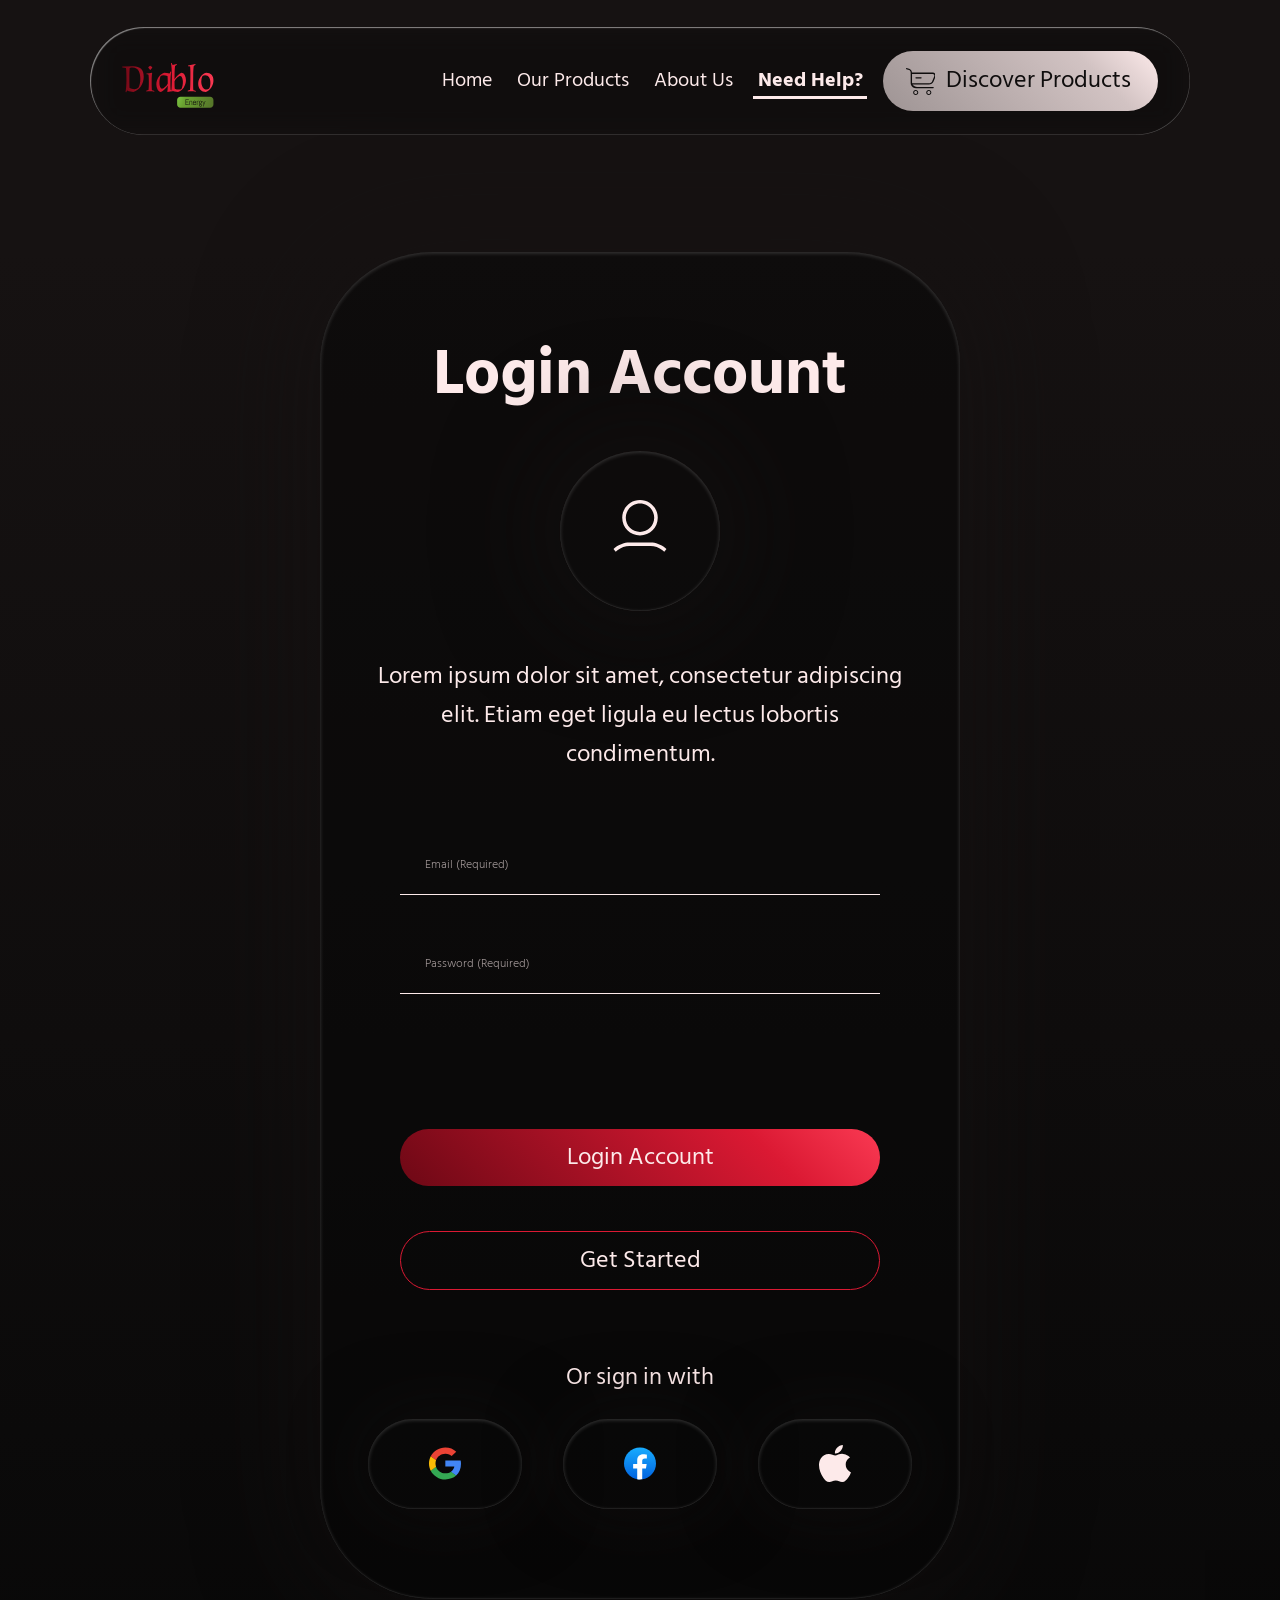
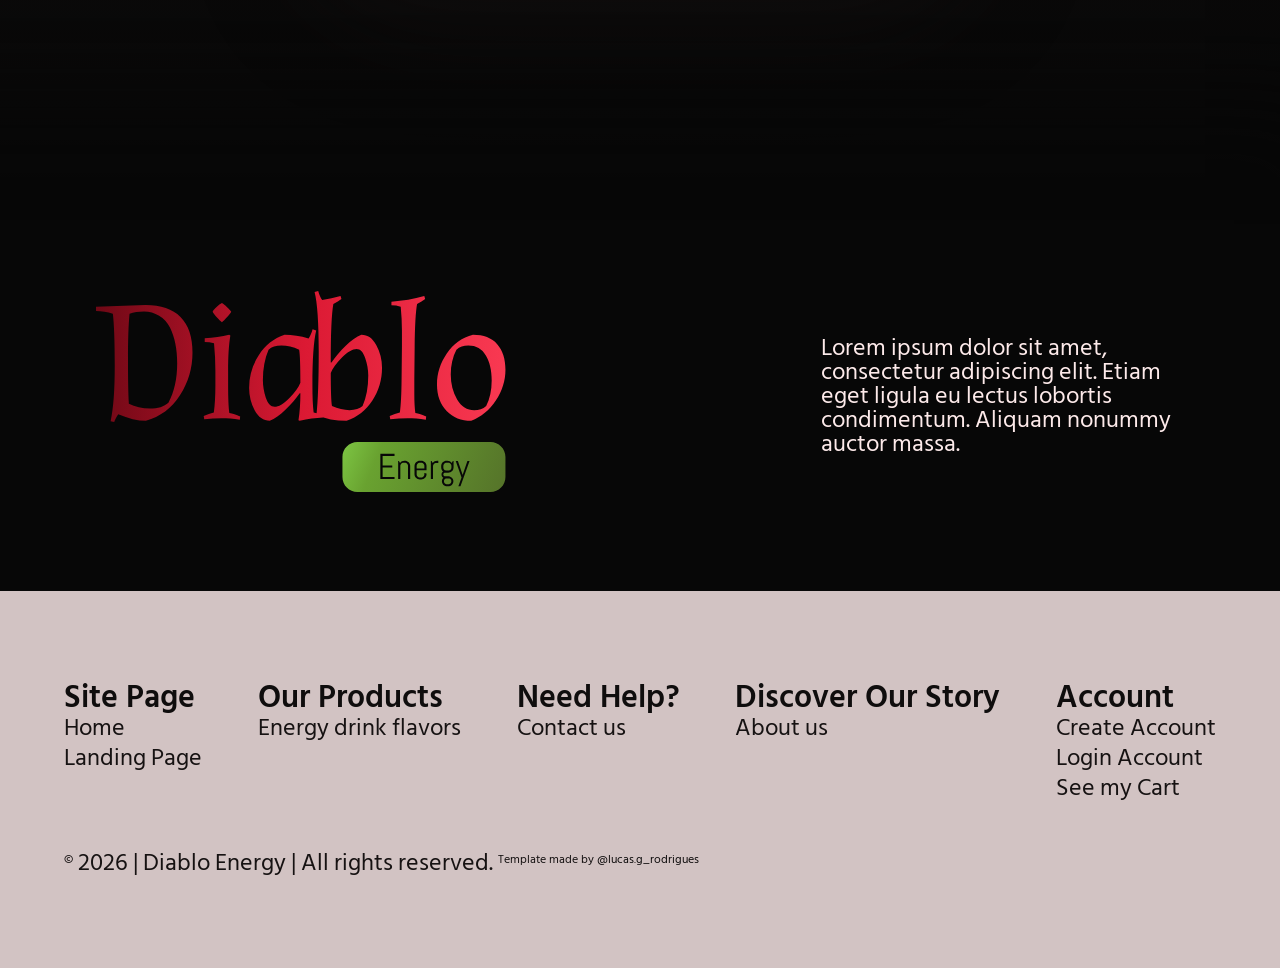
<file: LoginAccount.html>
<!DOCTYPE html>
<html lang="en">

<head>
    <meta charset="UTF-8">
    <meta name="viewport" content="width=device-width, initial-scale=1.0">
    <title>| Diablo Energy</title>

    <link rel="stylesheet" href="style.css">
    <link rel="shortcut icon" href="img/Skull.png" type="image/x-icon">

    <link rel="preconnect" href="https://fonts.googleapis.com">
    <link rel="preconnect" href="https://fonts.gstatic.com" crossorigin>
    <link href="https://fonts.googleapis.com/css2?family=Hind+Siliguri:wght@300;400;500;600;700&display=swap"
        rel="stylesheet">
</head>

<body>
    <main id="CreateAccount">
        <header>
            <div>
                <div id="Logo">
                    <svg width="410" height="202" viewBox="0 0 410 202" fill="none" xmlns="http://www.w3.org/2000/svg">
                        <path
                            d="M0 15.652L49.536 14.104C64.9013 14.104 76.54 18.06 84.452 25.972C92.4787 33.884 96.492 45.6947 96.492 61.404C96.492 76.9987 92.3067 91.2747 83.936 104.232C75.5653 117.189 64.2133 125.732 49.88 129.86C41.624 129.86 32.3933 127.681 22.188 123.324C20.2387 126.305 18.92 128.885 18.232 131.064L14.62 130.204C17.372 117.705 18.748 99.3587 18.748 75.164C18.748 50.9693 18.1173 33.4827 16.856 22.704C11.352 20.8693 5.73333 19.952 0 19.952V15.652ZM73.96 36.464C71.4373 31.4187 67.8253 27.52 63.124 24.768C58.5373 21.9013 53.492 20.468 47.988 20.468C42.484 20.468 37.668 21.2133 33.54 22.704C32.508 33.4827 31.992 48.676 31.992 68.284C31.992 87.7773 32.2787 102.569 32.852 112.66C39.044 115.871 46.096 117.476 54.008 117.476C61.92 117.476 68.0547 115.527 72.412 111.628C78.26 100.964 81.184 87.8347 81.184 72.24C81.184 58.0213 78.776 46.096 73.96 36.464Z"
                            fill="url(#paint0_linear_36_216)" />
                        <path
                            d="M132.12 80.152V94.6C132.12 106.984 132.522 116.157 133.324 122.12C136.535 122.808 140.147 123.897 144.16 125.388L143.816 128.656C137.395 127.739 131.318 127.28 125.584 127.28C119.851 127.28 114.06 127.624 108.212 128.312L107.696 125.044C111.136 123.553 114.519 122.407 117.844 121.604C118.876 113.807 119.392 104.805 119.392 94.6V80.152C119.392 70.864 118.934 61.576 118.016 52.288C115.035 51.3707 111.939 50.912 108.728 50.912V47.3C117.558 46.7267 125.699 45.58 133.152 43.86L134.356 44.548C132.866 53.3773 132.12 65.2453 132.12 80.152ZM135.216 20.64C134.414 22.1307 132.98 24.0227 130.916 26.316C128.967 28.6093 127.304 30.2147 125.928 31.132C124.552 30.2147 122.832 28.6093 120.768 26.316C118.819 24.0227 117.443 22.1307 116.64 20.64C117.328 19.264 118.647 17.716 120.596 15.996C122.546 14.1613 124.323 12.8427 125.928 12.04C127.419 12.9573 129.139 14.3333 131.088 16.168C133.038 17.888 134.414 19.3787 135.216 20.64Z"
                            fill="url(#paint1_linear_36_216)" />
                        <path
                            d="M153.123 97.008C153.123 85.0827 156.334 74.1893 162.755 64.328C169.176 54.352 177.776 47.5293 188.555 43.86C196.238 43.86 204.264 45.064 212.635 47.472C214.24 45.064 215.559 42.0253 216.591 38.356L220.203 39.388C217.68 49.708 216.419 67.94 216.419 94.084C216.419 105.78 216.82 114.953 217.623 121.604C220.375 122.521 223.471 122.98 226.911 122.98V126.592C219.572 126.936 211.832 128.025 203.691 129.86L202.487 129.172C203.748 121.26 204.379 112.316 204.379 102.34L203.691 102.168C199.678 107.901 194.919 113.463 189.415 118.852C183.911 124.241 178.694 127.911 173.763 129.86C167.456 129.86 162.411 126.363 158.627 119.368C154.958 112.373 153.123 104.92 153.123 97.008ZM166.883 89.268C166.883 94.8867 167.858 100.735 169.807 106.812C171.871 112.775 174.795 115.756 178.579 115.756C182.592 115.756 187.466 112.889 193.199 107.156C198.932 101.423 202.659 96.2627 204.379 91.676C204.379 74.5907 203.978 63.5827 203.175 58.652C197.098 55.9 191.192 54.524 185.459 54.524C179.84 54.524 175.54 55.9 172.559 58.652C168.775 67.3667 166.883 77.572 166.883 89.268Z"
                            fill="url(#paint2_linear_36_216)" />
                        <path
                            d="M286.023 76.712C286.023 88.6373 282.812 99.588 276.391 109.564C269.969 119.425 261.369 126.191 250.591 129.86C239.583 129.86 229.549 127.796 220.491 123.668C221.981 110.367 222.727 89.3253 222.727 60.544C222.727 31.7627 221.351 11.9253 218.599 1.032L222.211 0C223.243 3.66933 224.561 6.708 226.167 9.116C232.473 8.08399 238.608 6.708 244.571 4.988L245.431 8.084C243.252 9.804 240.557 11.4667 237.347 13.072C235.627 22.4747 234.767 41.9107 234.767 71.38L235.455 71.552C239.468 65.8187 244.227 60.2573 249.731 54.868C255.235 49.4787 260.452 45.8093 265.383 43.86C271.689 43.86 276.677 47.3573 280.347 54.352C284.131 61.3467 286.023 68.8 286.023 76.712ZM272.263 84.452C272.263 78.8333 271.231 73.0427 269.167 67.08C267.217 61.0027 264.351 57.964 260.567 57.964C256.553 57.964 251.68 60.8307 245.947 66.564C240.213 72.2973 236.487 77.4573 234.767 82.044C234.767 99.1293 235.168 110.137 235.971 115.068C242.048 117.82 247.896 119.196 253.515 119.196C259.248 119.196 263.605 117.82 266.587 115.068C270.371 106.353 272.263 96.148 272.263 84.452Z"
                            fill="url(#paint3_linear_36_216)" />
                        <path
                            d="M318.314 87.72C318.314 91.0453 318.314 96.32 318.314 103.544C318.314 110.653 318.658 116.845 319.346 122.12C322.557 122.808 326.169 123.897 330.182 125.388L329.838 128.656C323.417 127.739 317.34 127.28 311.606 127.28C305.873 127.28 300.082 127.624 294.234 128.312L293.718 125.044C297.158 123.553 300.541 122.407 303.866 121.604C304.898 114.265 305.472 102.971 305.586 87.72L305.93 55.556C305.93 52.5747 305.93 47.2427 305.93 39.56C305.93 31.7627 305.529 23.7933 304.726 15.652C301.745 14.7347 298.649 14.276 295.438 14.276V10.664C306.905 9.86133 317.856 7.96933 328.29 4.988L329.15 8.084C326.972 9.804 324.277 11.4667 321.066 13.072C319.69 20.64 318.888 34.8013 318.658 55.556L318.314 87.72Z"
                            fill="url(#paint4_linear_36_216)" />
                        <path
                            d="M375.221 129.86C365.245 129.86 357.046 126.535 350.625 119.884C344.203 113.119 340.993 104.289 340.993 93.396C340.993 82.5027 344.261 72.24 350.797 62.608C357.447 52.8613 366.162 46.612 376.941 43.86C387.605 43.86 395.689 46.956 401.193 53.148C406.697 59.34 409.449 67.8827 409.449 78.776C409.449 89.6693 406.238 99.932 399.817 109.564C393.395 119.196 385.197 125.961 375.221 129.86ZM372.297 54.524C367.481 54.524 363.525 55.9 360.429 58.652C356.645 65.876 354.753 74.1893 354.753 83.592C354.753 92.9947 356.874 101.308 361.117 108.532C365.359 115.641 371.035 119.196 378.145 119.196C382.961 119.196 386.974 117.763 390.185 114.896C393.854 107.901 395.689 99.416 395.689 89.44C395.689 79.3493 393.739 71.036 389.841 64.5C386.057 57.8493 380.209 54.524 372.297 54.524Z"
                            fill="url(#paint5_linear_36_216)" />
                        <path
                            d="M352.206 187.378C352.639 187.378 353.043 187.443 353.418 187.572C353.805 187.701 354.139 187.882 354.42 188.117C354.702 188.351 354.924 188.638 355.088 188.978C355.252 189.33 355.334 189.722 355.334 190.156V190.437C355.334 190.871 355.252 191.257 355.088 191.597C354.924 191.937 354.702 192.224 354.42 192.459C354.139 192.705 353.805 192.892 353.418 193.021C353.043 193.15 352.639 193.214 352.206 193.214H351.098C350.665 193.214 350.254 193.15 349.868 193.021C349.493 192.892 349.165 192.705 348.883 192.459C348.602 192.224 348.379 191.937 348.215 191.597C348.051 191.257 347.969 190.871 347.969 190.437V190.156C347.969 189.722 348.051 189.33 348.215 188.978C348.379 188.638 348.602 188.351 348.883 188.117C349.165 187.882 349.493 187.701 349.868 187.572C350.254 187.443 350.665 187.378 351.098 187.378H352.206Z"
                            fill="url(#paint6_linear_36_216)" />
                        <path
                            d="M352.276 171.751C352.709 171.751 353.114 171.834 353.489 171.998C353.875 172.162 354.209 172.384 354.491 172.666C354.784 172.947 355.012 173.281 355.176 173.668C355.34 174.043 355.422 174.447 355.422 174.88V176.48C355.422 176.914 355.34 177.324 355.176 177.71C355.012 178.085 354.784 178.414 354.491 178.695C354.209 178.976 353.875 179.199 353.489 179.363C353.114 179.527 352.709 179.609 352.276 179.609H350.483C350.049 179.609 349.639 179.527 349.252 179.363C348.877 179.199 348.549 178.976 348.268 178.695C347.987 178.414 347.764 178.085 347.6 177.71C347.436 177.324 347.354 176.914 347.354 176.48V174.88C347.354 174.447 347.436 174.043 347.6 173.668C347.764 173.281 347.987 172.947 348.268 172.666C348.549 172.384 348.877 172.162 349.252 171.998C349.639 171.834 350.049 171.751 350.483 171.751H352.276Z"
                            fill="url(#paint7_linear_36_216)" />
                        <path
                            d="M325.241 171.751C325.674 171.751 326.079 171.834 326.454 171.998C326.84 172.162 327.174 172.384 327.456 172.666C327.737 172.947 327.959 173.281 328.124 173.668C328.288 174.043 328.37 174.447 328.37 174.88V177.552H320.67V174.88C320.67 174.447 320.752 174.043 320.917 173.668C321.081 173.281 321.303 172.947 321.584 172.666C321.866 172.384 322.194 172.162 322.569 171.998C322.956 171.834 323.366 171.751 323.799 171.751H325.241Z"
                            fill="url(#paint8_linear_36_216)" />
                        <path fill-rule="evenodd" clip-rule="evenodd"
                            d="M394.449 151.064C402.733 151.064 409.449 157.78 409.449 166.064V186.064C409.449 194.348 402.733 201.064 394.449 201.064H261.449C253.164 201.064 246.449 194.348 246.449 186.064V166.064C246.449 157.78 253.164 151.064 261.449 151.064H394.449ZM350.483 169.712C349.756 169.712 349.071 169.853 348.426 170.134C347.782 170.404 347.219 170.779 346.739 171.259C346.258 171.74 345.877 172.302 345.596 172.947C345.327 173.591 345.192 174.277 345.192 175.003V176.357C345.192 177.177 345.356 177.933 345.684 178.625C346.012 179.316 346.458 179.908 347.02 180.4C346.551 180.74 346.182 181.185 345.913 181.736C345.643 182.275 345.508 182.861 345.508 183.494C345.508 184.197 345.672 184.841 346 185.427C346.34 186.001 346.792 186.459 347.354 186.798C346.909 187.232 346.557 187.742 346.299 188.328C346.042 188.914 345.913 189.558 345.913 190.261V190.332C345.913 191.058 346.047 191.726 346.317 192.335C346.598 192.945 346.979 193.466 347.459 193.9C347.94 194.334 348.502 194.668 349.147 194.902C349.792 195.148 350.477 195.271 351.204 195.271H352.1C352.827 195.271 353.512 195.148 354.157 194.902C354.801 194.668 355.364 194.334 355.844 193.9C356.325 193.466 356.7 192.945 356.969 192.335C357.25 191.726 357.391 191.058 357.391 190.332V190.261C357.391 189.535 357.25 188.867 356.969 188.257C356.7 187.648 356.325 187.126 355.844 186.693C355.364 186.259 354.801 185.925 354.157 185.691C353.512 185.445 352.827 185.322 352.1 185.322H349.147C348.901 185.322 348.667 185.275 348.444 185.181C348.221 185.087 348.022 184.959 347.846 184.794C347.682 184.619 347.553 184.419 347.459 184.197C347.366 183.974 347.319 183.74 347.319 183.494C347.319 183.248 347.366 183.013 347.459 182.791C347.553 182.556 347.682 182.357 347.846 182.193C348.022 182.029 348.221 181.9 348.444 181.806C348.667 181.701 348.901 181.648 349.147 181.648H352.276C353.002 181.648 353.688 181.513 354.333 181.244C354.977 180.962 355.54 180.582 356.02 180.101C356.5 179.621 356.875 179.058 357.145 178.414C357.426 177.769 357.567 177.084 357.567 176.357V170.064H356.846L355.668 171.892C355.176 171.224 354.555 170.697 353.805 170.31C353.067 169.912 352.258 169.712 351.379 169.712H350.483ZM359.729 170.064L365.565 186.517L362.366 195.271H364.458L373.563 170.064H371.401L366.725 183.705L366.655 184.636L366.584 183.705L361.891 170.064H359.729ZM323.799 169.712C323.073 169.712 322.387 169.853 321.743 170.134C321.098 170.404 320.536 170.779 320.055 171.259C319.575 171.74 319.194 172.302 318.913 172.947C318.643 173.591 318.508 174.277 318.508 175.003V183.125C318.508 183.851 318.643 184.537 318.913 185.181C319.194 185.826 319.575 186.388 320.055 186.869C320.536 187.349 321.098 187.73 321.743 188.011C322.387 188.281 323.073 188.416 323.799 188.416H325.241C325.967 188.416 326.653 188.281 327.297 188.011C327.942 187.73 328.504 187.349 328.985 186.869C329.465 186.388 329.84 185.826 330.11 185.181C330.391 184.537 330.532 183.851 330.532 183.125V182.404L328.37 182.052V183.248C328.37 183.681 328.288 184.091 328.124 184.478C327.959 184.853 327.737 185.181 327.456 185.462C327.174 185.744 326.84 185.966 326.454 186.13C326.079 186.294 325.674 186.376 325.241 186.376H323.799C323.366 186.376 322.956 186.294 322.569 186.13C322.194 185.966 321.866 185.744 321.584 185.462C321.303 185.181 321.081 184.853 320.917 184.478C320.752 184.091 320.67 183.681 320.67 183.248V179.24H330.532V175.003C330.532 174.277 330.391 173.591 330.11 172.947C329.84 172.302 329.465 171.74 328.985 171.259C328.504 170.779 327.942 170.404 327.297 170.134C326.653 169.853 325.967 169.712 325.241 169.712H323.799ZM284.354 162.857V188.064H298.54V185.902H286.622V176.55H296.272V174.388H286.622V165.019H298.54V162.857H284.354ZM308.348 169.712C307.469 169.712 306.655 169.912 305.905 170.31C305.167 170.697 304.551 171.224 304.059 171.892L302.881 170.064H302.161V188.064H304.323V174.88C304.323 174.447 304.405 174.043 304.569 173.668C304.733 173.281 304.956 172.947 305.237 172.666C305.518 172.384 305.846 172.162 306.221 171.998C306.608 171.834 307.018 171.751 307.452 171.751H308.893C309.327 171.751 309.731 171.834 310.106 171.998C310.493 172.162 310.827 172.384 311.108 172.666C311.389 172.947 311.612 173.281 311.776 173.668C311.94 174.043 312.022 174.447 312.022 174.88V188.064H314.184V175.003C314.184 174.277 314.043 173.591 313.762 172.947C313.493 172.302 313.118 171.74 312.637 171.259C312.157 170.779 311.594 170.404 310.95 170.134C310.305 169.853 309.62 169.712 308.893 169.712H308.348ZM341.043 169.712C340.165 169.712 339.35 169.912 338.6 170.31C337.862 170.697 337.247 171.224 336.754 171.892L335.577 170.064H334.856V188.064H337.018V175.25C337.018 174.816 337.1 174.412 337.264 174.037C337.428 173.65 337.651 173.316 337.932 173.035C338.213 172.753 338.542 172.531 338.917 172.367C339.303 172.203 339.713 172.121 340.147 172.121H342.309V169.712H341.043Z"
                            fill="url(#paint9_linear_36_216)" />
                        <defs>
                            <linearGradient id="paint0_linear_36_216" x1="-2.75195" y1="69.78" x2="417.248" y2="69.78"
                                gradientUnits="userSpaceOnUse">
                                <stop stop-color="#6D0815" />
                                <stop offset="0.5" stop-color="#DB1933" />
                                <stop offset="1" stop-color="#FA3A53" />
                            </linearGradient>
                            <linearGradient id="paint1_linear_36_216" x1="-2.75195" y1="69.78" x2="417.248" y2="69.78"
                                gradientUnits="userSpaceOnUse">
                                <stop stop-color="#6D0815" />
                                <stop offset="0.5" stop-color="#DB1933" />
                                <stop offset="1" stop-color="#FA3A53" />
                            </linearGradient>
                            <linearGradient id="paint2_linear_36_216" x1="-2.75195" y1="69.78" x2="417.248" y2="69.78"
                                gradientUnits="userSpaceOnUse">
                                <stop stop-color="#6D0815" />
                                <stop offset="0.5" stop-color="#DB1933" />
                                <stop offset="1" stop-color="#FA3A53" />
                            </linearGradient>
                            <linearGradient id="paint3_linear_36_216" x1="-2.75195" y1="69.78" x2="417.248" y2="69.78"
                                gradientUnits="userSpaceOnUse">
                                <stop stop-color="#6D0815" />
                                <stop offset="0.5" stop-color="#DB1933" />
                                <stop offset="1" stop-color="#FA3A53" />
                            </linearGradient>
                            <linearGradient id="paint4_linear_36_216" x1="-2.75195" y1="69.78" x2="417.248" y2="69.78"
                                gradientUnits="userSpaceOnUse">
                                <stop stop-color="#6D0815" />
                                <stop offset="0.5" stop-color="#DB1933" />
                                <stop offset="1" stop-color="#FA3A53" />
                            </linearGradient>
                            <linearGradient id="paint5_linear_36_216" x1="-2.75195" y1="69.78" x2="417.248" y2="69.78"
                                gradientUnits="userSpaceOnUse">
                                <stop stop-color="#6D0815" />
                                <stop offset="0.5" stop-color="#DB1933" />
                                <stop offset="1" stop-color="#FA3A53" />
                            </linearGradient>
                            <linearGradient id="paint6_linear_36_216" x1="236.449" y1="151.064" x2="409.449"
                                y2="222.064" gradientUnits="userSpaceOnUse">
                                <stop stop-color="#82CE48" />
                                <stop offset="0.249955" stop-color="#69A230" />
                                <stop offset="1" stop-color="#547029" />
                            </linearGradient>
                            <linearGradient id="paint7_linear_36_216" x1="236.449" y1="151.064" x2="409.449"
                                y2="222.064" gradientUnits="userSpaceOnUse">
                                <stop stop-color="#82CE48" />
                                <stop offset="0.249955" stop-color="#69A230" />
                                <stop offset="1" stop-color="#547029" />
                            </linearGradient>
                            <linearGradient id="paint8_linear_36_216" x1="236.449" y1="151.064" x2="409.449"
                                y2="222.064" gradientUnits="userSpaceOnUse">
                                <stop stop-color="#82CE48" />
                                <stop offset="0.249955" stop-color="#69A230" />
                                <stop offset="1" stop-color="#547029" />
                            </linearGradient>
                            <linearGradient id="paint9_linear_36_216" x1="236.449" y1="151.064" x2="409.449"
                                y2="222.064" gradientUnits="userSpaceOnUse">
                                <stop stop-color="#82CE48" />
                                <stop offset="0.249955" stop-color="#69A230" />
                                <stop offset="1" stop-color="#547029" />
                            </linearGradient>
                        </defs>
                    </svg>
                </div>

                <nav>
                    <a href="index.html">
                        <h3>
                            Home
                        </h3>
                    </a>

                    <a href="OurProducts.html">
                        <h3>
                            Our Products
                        </h3>
                    </a>

                    <a href="AboutUs.html">
                        <h3>
                            About Us
                        </h3>
                    </a>

                    <a href="NeedHelp.html">
                        <h3 id="CurrentPage">
                            Need Help?
                        </h3>
                    </a>

                    <button id="discoverProducts" onclick="location.href='OurProducts.html'">
                        <svg width="33" height="30" viewBox="0 0 33 30" fill="none" xmlns="http://www.w3.org/2000/svg">
                            <path fill-rule="evenodd" clip-rule="evenodd"
                                d="M10.7885 24.4568C12.3519 24.4568 13.6151 25.6997 13.6151 27.2284C13.615 28.757 12.3519 30 10.7885 30C9.22507 30 7.96189 28.757 7.96182 27.2284C7.96182 25.6997 9.22502 24.4568 10.7885 24.4568ZM10.7885 25.5C9.81866 25.5 9.02916 26.2719 9.02916 27.2284C9.02922 28.1848 9.8187 28.9568 10.7885 28.9568C11.7582 28.9568 12.5477 28.1848 12.5478 27.2284C12.5478 26.2719 11.7583 25.5 10.7885 25.5Z"
                                fill="#0F0D0D" />
                            <path fill-rule="evenodd" clip-rule="evenodd"
                                d="M25.327 24.4568C26.8904 24.4568 28.1536 25.6998 28.1536 27.2284C28.1535 28.757 26.8903 30 25.327 30C23.7636 30 22.4998 28.757 22.4997 27.2284C22.4997 25.6997 23.7635 24.4568 25.327 24.4568ZM25.327 25.5C24.3572 25.5 23.5677 26.2719 23.5677 27.2284C23.5677 28.1848 24.3572 28.9568 25.327 28.9568C26.2967 28.9568 27.0862 28.1848 27.0863 27.2284C27.0863 26.272 26.2968 25.5 25.327 25.5Z"
                                fill="#0F0D0D" />
                            <path
                                d="M16.6729 10.1904C17.0893 10.1904 17.4228 10.521 17.4228 10.9241C17.4227 11.3271 17.0892 11.6577 16.6729 11.6577H11.1349C10.7186 11.6577 10.3845 11.3271 10.3844 10.9241C10.3844 10.521 10.7185 10.1904 11.1349 10.1904H16.6729Z"
                                fill="#0F0D0D" />
                            <path fill-rule="evenodd" clip-rule="evenodd"
                                d="M0.625319 0C0.651893 8.91044e-07 0.680764 0.00356233 0.706505 0.010376C2.97332 0.613165 4.36098 1.17985 5.21141 1.84265C6.00891 2.46424 6.36573 3.19612 6.47878 4.28101L6.54819 5.09521H29.7767C31.5589 5.09526 32.9999 6.51227 33 8.25562C33 8.94314 32.8637 9.62425 32.5984 10.2606L30.6059 15.0397C29.7462 17.102 27.6998 18.4509 25.4261 18.4509H7.22309L8.338 19.5233C9.32601 20.4733 10.6806 21.0595 12.173 21.0596H30.1734C30.5895 21.0597 30.9231 21.3904 30.9232 21.7932C30.9232 22.1962 30.5896 22.5273 30.1734 22.5275H11.1349C8.78037 22.5275 6.74546 21.184 5.78343 19.2358L5.69357 19.0454L5.6037 18.8342C5.33836 18.1737 5.19223 17.4536 5.19219 16.6986V6.3385C5.19219 5.67157 5.19328 5.09108 5.13394 4.60754C5.07295 4.11078 4.94231 3.65253 4.63629 3.2489C4.33319 2.8492 3.90528 2.56536 3.37077 2.32422C2.84026 2.08489 2.15543 1.86643 1.29216 1.62354L1.28844 1.62231L0.554049 1.4209L0.55095 1.41968L0.440017 1.38062C0.194197 1.27207 0.0270717 1.04297 0.00309871 0.785522L0 0.708618V0.611572C2.92756e-05 0.276049 0.277803 0.00014904 0.625319 0ZM6.69259 6.5625V15.6793C6.69259 15.9396 6.71113 16.1965 6.74775 16.4478L6.82583 16.9836H25.4261C27.0361 16.9836 28.4925 16.0579 29.1551 14.6252L29.1576 14.6204L29.1601 14.6149L29.2121 14.4965L29.2171 14.4855L31.2096 9.70642C31.3775 9.3035 31.4738 8.87569 31.4953 8.44177L31.5002 8.25562C31.5001 7.34757 30.7738 6.60949 29.8647 6.56433H29.8561L29.848 6.56372L29.7922 6.5625H6.69259Z"
                                fill="#0F0D0D" />
                        </svg>

                        <h3>
                            Discover Products
                        </h3>
                    </button>
                </nav>
            </div>
        </header>

        <div id="BackGroundFade">
            <section id="Content">
                <div id="Text">
                    <h1>
                        Login Account
                    </h1>

                    <svg width="31" height="30" viewBox="0 0 31 30" fill="none" xmlns="http://www.w3.org/2000/svg">
                        <path
                            d="M22.3889 8.57143C22.3889 4.78433 19.3046 1.71429 15.5 1.71429C11.6954 1.71429 8.61111 4.78433 8.61111 8.57143C8.61111 12.3585 11.6954 15.4286 15.5 15.4286C19.3046 15.4286 22.3889 12.3585 22.3889 8.57143ZM24.1111 8.57143C24.1111 13.3053 20.2558 17.1429 15.5 17.1429C10.7442 17.1429 6.88889 13.3053 6.88889 8.57143C6.88889 3.83756 10.7442 0 15.5 0C20.2558 0 24.1111 3.83756 24.1111 8.57143Z"
                            fill="#FDEAEA" />
                        <path
                            d="M29.2778 29.1429C29.2778 25.3558 24.4713 22.2857 20.6667 22.2857H10.3333C6.52871 22.2857 1.72222 25.3558 1.72222 29.1429C1.72222 29.6162 1.33669 30 0.861111 30C0.385533 30 0 29.6162 0 29.1429C0 24.409 5.57755 20.5714 10.3333 20.5714H20.6667C25.4225 20.5714 31 24.409 31 29.1429C31 29.6162 30.6145 30 30.1389 30C29.6633 30 29.2778 29.6162 29.2778 29.1429Z"
                            fill="#FDEAEA" />
                    </svg>

                    <h2>
                        Lorem ipsum dolor sit amet, consectetur adipiscing elit. Etiam eget ligula eu lectus
                        lobortis condimentum.
                    </h2>
                </div>

                <form action="" id="FormCreateAccount">
                    <div id="Form">
                        <div class="Input">
                            <input id="Email" type="email" required placeholder="">
                            <label for="">Email (Required)</label>
                        </div>

                        <div class="Input">
                            <input id="Password" type="password" required placeholder="">
                            <label for="">Password (Required)</label>
                        </div>
                    </div>

                    <div id="Action">
                        <button id="GetStarted" onclick="location.href='OurProducts.html'">
                            <h2>
                                Login Account
                            </h2>
                        </button>

                        <a href="CreateAccount.html" id="Login">
                            <h2>
                                Get Started
                            </h2>
                        </a>

                    </div>
                </form>

                <div id="LoginWith">
                    <h2>
                        Or sign in with
                    </h2>

                    <div id="Accounts">
                        <a href="OurProducts.html">
                            <svg width="50" height="50" viewBox="0 0 50 50" fill="none"
                                xmlns="http://www.w3.org/2000/svg">
                                <path
                                    d="M50 25.5554C50 23.4998 49.8298 21.9998 49.4614 20.4443H25.5105V29.722H39.5693C39.2859 32.0277 37.7552 35.4999 34.3538 37.8331L34.3061 38.1438L41.8791 43.8932L42.4037 43.9444C47.2222 39.5833 50 33.1665 50 25.5554Z"
                                    fill="#4285F4" />
                                <path
                                    d="M25.5091 50C32.3967 50 38.1787 47.7777 42.4023 43.9442L34.3524 37.833C32.1983 39.3053 29.3071 40.333 25.5091 40.333C18.7633 40.333 13.0378 35.9719 10.9968 29.9441L10.6977 29.969L2.82335 35.9413L2.72037 36.2219C6.91527 44.3885 15.5319 50 25.5091 50Z"
                                    fill="#34A853" />
                                <path
                                    d="M10.9974 29.9449C10.4589 28.3893 10.1472 26.7225 10.1472 25.0004C10.1472 23.278 10.4589 21.6114 10.9691 20.0559L10.9548 19.7244L2.98183 13.6563L2.72098 13.7779C0.992057 17.1669 0 20.9725 0 25.0004C0 29.0281 0.992057 32.8336 2.72098 36.2226L10.9974 29.9449Z"
                                    fill="#FBBC05" />
                                <path
                                    d="M25.5093 9.66668C30.2994 9.66668 33.5306 11.6945 35.3731 13.389L42.5724 6.50005C38.1509 2.47225 32.3969 0 25.5093 0C15.5319 0 6.91529 5.61111 2.72037 13.7778L10.9685 20.0557C13.0379 14.0279 18.7633 9.66668 25.5093 9.66668Z"
                                    fill="#EB4335" />
                            </svg>
                        </a>

                        <a href="OurProducts.html">
                            <svg width="50" height="50" viewBox="0 0 50 50" fill="none"
                                xmlns="http://www.w3.org/2000/svg">
                                <path
                                    d="M25 50C26.1787 50 27.3383 49.9184 28.4736 49.7606C40.6366 48.0699 50 37.6284 50 25C50 11.1929 38.8071 0 25 0C11.1929 0 0 11.1929 0 25C0 37.3219 8.91444 47.5618 20.6459 49.6222C22.0599 49.8705 23.5148 50 25 50Z"
                                    fill="url(#paint0_linear_194_1738)" />
                                <path fill-rule="evenodd" clip-rule="evenodd"
                                    d="M35.4207 25.5895L34.3102 32.6457H28.4736V49.7606C27.3383 49.9184 26.1787 50 25 50C24.9895 50 24.979 50 24.9685 50C23.4943 49.9982 22.0499 49.8687 20.6459 49.6222V32.6457H14.2857V25.5895H20.6459V20.2114C20.6459 14.0945 24.3836 10.7143 30.1077 10.7143C32.8473 10.7143 35.7143 11.1911 35.7143 11.1911V17.1984H32.5539C29.4423 17.1984 28.4736 19.0816 28.4736 21.0125V25.5895H35.4207Z"
                                    fill="white" />
                                <defs>
                                    <linearGradient id="paint0_linear_194_1738" x1="25" y1="0" x2="25" y2="49.8518"
                                        gradientUnits="userSpaceOnUse">
                                        <stop stop-color="#18ACFE" />
                                        <stop offset="1" stop-color="#0163E0" />
                                    </linearGradient>
                                </defs>
                            </svg>
                        </a>

                        <a href="OurProducts.html">
                            <svg width="43" height="50" viewBox="0 0 43 50" fill="none"
                                xmlns="http://www.w3.org/2000/svg">
                                <path fill-rule="evenodd" clip-rule="evenodd"
                                    d="M29.2675 7.98225C31.1117 5.86976 32.3547 2.92748 32.0145 0C29.3571 0.100001 26.142 1.67788 24.2365 3.78788C22.5254 5.66037 21.0316 8.65232 21.4332 11.5223C24.3976 11.7398 27.4234 10.0972 29.2675 7.98225ZM35.9151 26.5627C35.9893 34.1302 42.9233 36.6475 43 36.68C42.9437 36.8575 41.8925 40.2669 39.3476 43.7919C37.1454 46.8369 34.8613 49.8695 31.2626 49.9345C27.7278 49.997 26.5896 47.9497 22.5458 47.9497C18.5046 47.9497 17.2411 49.8693 13.8956 49.9968C10.4222 50.1193 7.77492 46.7024 5.55736 43.6674C1.01995 37.4599 -2.44578 26.1255 2.2093 18.4755C4.52149 14.678 8.65222 12.2696 13.1385 12.2096C16.5479 12.1471 19.7681 14.3825 21.8527 14.3825C23.9372 14.3825 27.8506 11.695 31.9634 12.09C33.6847 12.1575 38.5188 12.7473 41.6214 17.0497C41.3707 17.1972 35.8537 20.2378 35.9151 26.5627Z"
                                    fill="#FDEAEA" />
                            </svg>
                        </a>
                    </div>
                </div>
            </section>
        </div>
    </main>

    <footer>
        <section id="AboutUsFooter">
            <div>
                <svg width="410" height="202" viewBox="0 0 410 202" fill="none" xmlns="http://www.w3.org/2000/svg">
                    <path
                        d="M0 15.652L49.536 14.104C64.9013 14.104 76.54 18.06 84.452 25.972C92.4787 33.884 96.492 45.6947 96.492 61.404C96.492 76.9987 92.3067 91.2747 83.936 104.232C75.5653 117.189 64.2133 125.732 49.88 129.86C41.624 129.86 32.3933 127.681 22.188 123.324C20.2387 126.305 18.92 128.885 18.232 131.064L14.62 130.204C17.372 117.705 18.748 99.3587 18.748 75.164C18.748 50.9693 18.1173 33.4827 16.856 22.704C11.352 20.8693 5.73333 19.952 0 19.952V15.652ZM73.96 36.464C71.4373 31.4187 67.8253 27.52 63.124 24.768C58.5373 21.9013 53.492 20.468 47.988 20.468C42.484 20.468 37.668 21.2133 33.54 22.704C32.508 33.4827 31.992 48.676 31.992 68.284C31.992 87.7773 32.2787 102.569 32.852 112.66C39.044 115.871 46.096 117.476 54.008 117.476C61.92 117.476 68.0547 115.527 72.412 111.628C78.26 100.964 81.184 87.8347 81.184 72.24C81.184 58.0213 78.776 46.096 73.96 36.464Z"
                        fill="url(#paint0_linear_36_216)" />
                    <path
                        d="M132.12 80.152V94.6C132.12 106.984 132.522 116.157 133.324 122.12C136.535 122.808 140.147 123.897 144.16 125.388L143.816 128.656C137.395 127.739 131.318 127.28 125.584 127.28C119.851 127.28 114.06 127.624 108.212 128.312L107.696 125.044C111.136 123.553 114.519 122.407 117.844 121.604C118.876 113.807 119.392 104.805 119.392 94.6V80.152C119.392 70.864 118.934 61.576 118.016 52.288C115.035 51.3707 111.939 50.912 108.728 50.912V47.3C117.558 46.7267 125.699 45.58 133.152 43.86L134.356 44.548C132.866 53.3773 132.12 65.2453 132.12 80.152ZM135.216 20.64C134.414 22.1307 132.98 24.0227 130.916 26.316C128.967 28.6093 127.304 30.2147 125.928 31.132C124.552 30.2147 122.832 28.6093 120.768 26.316C118.819 24.0227 117.443 22.1307 116.64 20.64C117.328 19.264 118.647 17.716 120.596 15.996C122.546 14.1613 124.323 12.8427 125.928 12.04C127.419 12.9573 129.139 14.3333 131.088 16.168C133.038 17.888 134.414 19.3787 135.216 20.64Z"
                        fill="url(#paint1_linear_36_216)" />
                    <path
                        d="M153.123 97.008C153.123 85.0827 156.334 74.1893 162.755 64.328C169.176 54.352 177.776 47.5293 188.555 43.86C196.238 43.86 204.264 45.064 212.635 47.472C214.24 45.064 215.559 42.0253 216.591 38.356L220.203 39.388C217.68 49.708 216.419 67.94 216.419 94.084C216.419 105.78 216.82 114.953 217.623 121.604C220.375 122.521 223.471 122.98 226.911 122.98V126.592C219.572 126.936 211.832 128.025 203.691 129.86L202.487 129.172C203.748 121.26 204.379 112.316 204.379 102.34L203.691 102.168C199.678 107.901 194.919 113.463 189.415 118.852C183.911 124.241 178.694 127.911 173.763 129.86C167.456 129.86 162.411 126.363 158.627 119.368C154.958 112.373 153.123 104.92 153.123 97.008ZM166.883 89.268C166.883 94.8867 167.858 100.735 169.807 106.812C171.871 112.775 174.795 115.756 178.579 115.756C182.592 115.756 187.466 112.889 193.199 107.156C198.932 101.423 202.659 96.2627 204.379 91.676C204.379 74.5907 203.978 63.5827 203.175 58.652C197.098 55.9 191.192 54.524 185.459 54.524C179.84 54.524 175.54 55.9 172.559 58.652C168.775 67.3667 166.883 77.572 166.883 89.268Z"
                        fill="url(#paint2_linear_36_216)" />
                    <path
                        d="M286.023 76.712C286.023 88.6373 282.812 99.588 276.391 109.564C269.969 119.425 261.369 126.191 250.591 129.86C239.583 129.86 229.549 127.796 220.491 123.668C221.981 110.367 222.727 89.3253 222.727 60.544C222.727 31.7627 221.351 11.9253 218.599 1.032L222.211 0C223.243 3.66933 224.561 6.708 226.167 9.116C232.473 8.08399 238.608 6.708 244.571 4.988L245.431 8.084C243.252 9.804 240.557 11.4667 237.347 13.072C235.627 22.4747 234.767 41.9107 234.767 71.38L235.455 71.552C239.468 65.8187 244.227 60.2573 249.731 54.868C255.235 49.4787 260.452 45.8093 265.383 43.86C271.689 43.86 276.677 47.3573 280.347 54.352C284.131 61.3467 286.023 68.8 286.023 76.712ZM272.263 84.452C272.263 78.8333 271.231 73.0427 269.167 67.08C267.217 61.0027 264.351 57.964 260.567 57.964C256.553 57.964 251.68 60.8307 245.947 66.564C240.213 72.2973 236.487 77.4573 234.767 82.044C234.767 99.1293 235.168 110.137 235.971 115.068C242.048 117.82 247.896 119.196 253.515 119.196C259.248 119.196 263.605 117.82 266.587 115.068C270.371 106.353 272.263 96.148 272.263 84.452Z"
                        fill="url(#paint3_linear_36_216)" />
                    <path
                        d="M318.314 87.72C318.314 91.0453 318.314 96.32 318.314 103.544C318.314 110.653 318.658 116.845 319.346 122.12C322.557 122.808 326.169 123.897 330.182 125.388L329.838 128.656C323.417 127.739 317.34 127.28 311.606 127.28C305.873 127.28 300.082 127.624 294.234 128.312L293.718 125.044C297.158 123.553 300.541 122.407 303.866 121.604C304.898 114.265 305.472 102.971 305.586 87.72L305.93 55.556C305.93 52.5747 305.93 47.2427 305.93 39.56C305.93 31.7627 305.529 23.7933 304.726 15.652C301.745 14.7347 298.649 14.276 295.438 14.276V10.664C306.905 9.86133 317.856 7.96933 328.29 4.988L329.15 8.084C326.972 9.804 324.277 11.4667 321.066 13.072C319.69 20.64 318.888 34.8013 318.658 55.556L318.314 87.72Z"
                        fill="url(#paint4_linear_36_216)" />
                    <path
                        d="M375.221 129.86C365.245 129.86 357.046 126.535 350.625 119.884C344.203 113.119 340.993 104.289 340.993 93.396C340.993 82.5027 344.261 72.24 350.797 62.608C357.447 52.8613 366.162 46.612 376.941 43.86C387.605 43.86 395.689 46.956 401.193 53.148C406.697 59.34 409.449 67.8827 409.449 78.776C409.449 89.6693 406.238 99.932 399.817 109.564C393.395 119.196 385.197 125.961 375.221 129.86ZM372.297 54.524C367.481 54.524 363.525 55.9 360.429 58.652C356.645 65.876 354.753 74.1893 354.753 83.592C354.753 92.9947 356.874 101.308 361.117 108.532C365.359 115.641 371.035 119.196 378.145 119.196C382.961 119.196 386.974 117.763 390.185 114.896C393.854 107.901 395.689 99.416 395.689 89.44C395.689 79.3493 393.739 71.036 389.841 64.5C386.057 57.8493 380.209 54.524 372.297 54.524Z"
                        fill="url(#paint5_linear_36_216)" />
                    <path
                        d="M352.206 187.378C352.639 187.378 353.043 187.443 353.418 187.572C353.805 187.701 354.139 187.882 354.42 188.117C354.702 188.351 354.924 188.638 355.088 188.978C355.252 189.33 355.334 189.722 355.334 190.156V190.437C355.334 190.871 355.252 191.257 355.088 191.597C354.924 191.937 354.702 192.224 354.42 192.459C354.139 192.705 353.805 192.892 353.418 193.021C353.043 193.15 352.639 193.214 352.206 193.214H351.098C350.665 193.214 350.254 193.15 349.868 193.021C349.493 192.892 349.165 192.705 348.883 192.459C348.602 192.224 348.379 191.937 348.215 191.597C348.051 191.257 347.969 190.871 347.969 190.437V190.156C347.969 189.722 348.051 189.33 348.215 188.978C348.379 188.638 348.602 188.351 348.883 188.117C349.165 187.882 349.493 187.701 349.868 187.572C350.254 187.443 350.665 187.378 351.098 187.378H352.206Z"
                        fill="url(#paint6_linear_36_216)" />
                    <path
                        d="M352.276 171.751C352.709 171.751 353.114 171.834 353.489 171.998C353.875 172.162 354.209 172.384 354.491 172.666C354.784 172.947 355.012 173.281 355.176 173.668C355.34 174.043 355.422 174.447 355.422 174.88V176.48C355.422 176.914 355.34 177.324 355.176 177.71C355.012 178.085 354.784 178.414 354.491 178.695C354.209 178.976 353.875 179.199 353.489 179.363C353.114 179.527 352.709 179.609 352.276 179.609H350.483C350.049 179.609 349.639 179.527 349.252 179.363C348.877 179.199 348.549 178.976 348.268 178.695C347.987 178.414 347.764 178.085 347.6 177.71C347.436 177.324 347.354 176.914 347.354 176.48V174.88C347.354 174.447 347.436 174.043 347.6 173.668C347.764 173.281 347.987 172.947 348.268 172.666C348.549 172.384 348.877 172.162 349.252 171.998C349.639 171.834 350.049 171.751 350.483 171.751H352.276Z"
                        fill="url(#paint7_linear_36_216)" />
                    <path
                        d="M325.241 171.751C325.674 171.751 326.079 171.834 326.454 171.998C326.84 172.162 327.174 172.384 327.456 172.666C327.737 172.947 327.959 173.281 328.124 173.668C328.288 174.043 328.37 174.447 328.37 174.88V177.552H320.67V174.88C320.67 174.447 320.752 174.043 320.917 173.668C321.081 173.281 321.303 172.947 321.584 172.666C321.866 172.384 322.194 172.162 322.569 171.998C322.956 171.834 323.366 171.751 323.799 171.751H325.241Z"
                        fill="url(#paint8_linear_36_216)" />
                    <path fill-rule="evenodd" clip-rule="evenodd"
                        d="M394.449 151.064C402.733 151.064 409.449 157.78 409.449 166.064V186.064C409.449 194.348 402.733 201.064 394.449 201.064H261.449C253.164 201.064 246.449 194.348 246.449 186.064V166.064C246.449 157.78 253.164 151.064 261.449 151.064H394.449ZM350.483 169.712C349.756 169.712 349.071 169.853 348.426 170.134C347.782 170.404 347.219 170.779 346.739 171.259C346.258 171.74 345.877 172.302 345.596 172.947C345.327 173.591 345.192 174.277 345.192 175.003V176.357C345.192 177.177 345.356 177.933 345.684 178.625C346.012 179.316 346.458 179.908 347.02 180.4C346.551 180.74 346.182 181.185 345.913 181.736C345.643 182.275 345.508 182.861 345.508 183.494C345.508 184.197 345.672 184.841 346 185.427C346.34 186.001 346.792 186.459 347.354 186.798C346.909 187.232 346.557 187.742 346.299 188.328C346.042 188.914 345.913 189.558 345.913 190.261V190.332C345.913 191.058 346.047 191.726 346.317 192.335C346.598 192.945 346.979 193.466 347.459 193.9C347.94 194.334 348.502 194.668 349.147 194.902C349.792 195.148 350.477 195.271 351.204 195.271H352.1C352.827 195.271 353.512 195.148 354.157 194.902C354.801 194.668 355.364 194.334 355.844 193.9C356.325 193.466 356.7 192.945 356.969 192.335C357.25 191.726 357.391 191.058 357.391 190.332V190.261C357.391 189.535 357.25 188.867 356.969 188.257C356.7 187.648 356.325 187.126 355.844 186.693C355.364 186.259 354.801 185.925 354.157 185.691C353.512 185.445 352.827 185.322 352.1 185.322H349.147C348.901 185.322 348.667 185.275 348.444 185.181C348.221 185.087 348.022 184.959 347.846 184.794C347.682 184.619 347.553 184.419 347.459 184.197C347.366 183.974 347.319 183.74 347.319 183.494C347.319 183.248 347.366 183.013 347.459 182.791C347.553 182.556 347.682 182.357 347.846 182.193C348.022 182.029 348.221 181.9 348.444 181.806C348.667 181.701 348.901 181.648 349.147 181.648H352.276C353.002 181.648 353.688 181.513 354.333 181.244C354.977 180.962 355.54 180.582 356.02 180.101C356.5 179.621 356.875 179.058 357.145 178.414C357.426 177.769 357.567 177.084 357.567 176.357V170.064H356.846L355.668 171.892C355.176 171.224 354.555 170.697 353.805 170.31C353.067 169.912 352.258 169.712 351.379 169.712H350.483ZM359.729 170.064L365.565 186.517L362.366 195.271H364.458L373.563 170.064H371.401L366.725 183.705L366.655 184.636L366.584 183.705L361.891 170.064H359.729ZM323.799 169.712C323.073 169.712 322.387 169.853 321.743 170.134C321.098 170.404 320.536 170.779 320.055 171.259C319.575 171.74 319.194 172.302 318.913 172.947C318.643 173.591 318.508 174.277 318.508 175.003V183.125C318.508 183.851 318.643 184.537 318.913 185.181C319.194 185.826 319.575 186.388 320.055 186.869C320.536 187.349 321.098 187.73 321.743 188.011C322.387 188.281 323.073 188.416 323.799 188.416H325.241C325.967 188.416 326.653 188.281 327.297 188.011C327.942 187.73 328.504 187.349 328.985 186.869C329.465 186.388 329.84 185.826 330.11 185.181C330.391 184.537 330.532 183.851 330.532 183.125V182.404L328.37 182.052V183.248C328.37 183.681 328.288 184.091 328.124 184.478C327.959 184.853 327.737 185.181 327.456 185.462C327.174 185.744 326.84 185.966 326.454 186.13C326.079 186.294 325.674 186.376 325.241 186.376H323.799C323.366 186.376 322.956 186.294 322.569 186.13C322.194 185.966 321.866 185.744 321.584 185.462C321.303 185.181 321.081 184.853 320.917 184.478C320.752 184.091 320.67 183.681 320.67 183.248V179.24H330.532V175.003C330.532 174.277 330.391 173.591 330.11 172.947C329.84 172.302 329.465 171.74 328.985 171.259C328.504 170.779 327.942 170.404 327.297 170.134C326.653 169.853 325.967 169.712 325.241 169.712H323.799ZM284.354 162.857V188.064H298.54V185.902H286.622V176.55H296.272V174.388H286.622V165.019H298.54V162.857H284.354ZM308.348 169.712C307.469 169.712 306.655 169.912 305.905 170.31C305.167 170.697 304.551 171.224 304.059 171.892L302.881 170.064H302.161V188.064H304.323V174.88C304.323 174.447 304.405 174.043 304.569 173.668C304.733 173.281 304.956 172.947 305.237 172.666C305.518 172.384 305.846 172.162 306.221 171.998C306.608 171.834 307.018 171.751 307.452 171.751H308.893C309.327 171.751 309.731 171.834 310.106 171.998C310.493 172.162 310.827 172.384 311.108 172.666C311.389 172.947 311.612 173.281 311.776 173.668C311.94 174.043 312.022 174.447 312.022 174.88V188.064H314.184V175.003C314.184 174.277 314.043 173.591 313.762 172.947C313.493 172.302 313.118 171.74 312.637 171.259C312.157 170.779 311.594 170.404 310.95 170.134C310.305 169.853 309.62 169.712 308.893 169.712H308.348ZM341.043 169.712C340.165 169.712 339.35 169.912 338.6 170.31C337.862 170.697 337.247 171.224 336.754 171.892L335.577 170.064H334.856V188.064H337.018V175.25C337.018 174.816 337.1 174.412 337.264 174.037C337.428 173.65 337.651 173.316 337.932 173.035C338.213 172.753 338.542 172.531 338.917 172.367C339.303 172.203 339.713 172.121 340.147 172.121H342.309V169.712H341.043Z"
                        fill="url(#paint9_linear_36_216)" />
                    <defs>
                        <linearGradient id="paint0_linear_36_216" x1="-2.75195" y1="69.78" x2="417.248" y2="69.78"
                            gradientUnits="userSpaceOnUse">
                            <stop stop-color="#6D0815" />
                            <stop offset="0.5" stop-color="#DB1933" />
                            <stop offset="1" stop-color="#FA3A53" />
                        </linearGradient>
                        <linearGradient id="paint1_linear_36_216" x1="-2.75195" y1="69.78" x2="417.248" y2="69.78"
                            gradientUnits="userSpaceOnUse">
                            <stop stop-color="#6D0815" />
                            <stop offset="0.5" stop-color="#DB1933" />
                            <stop offset="1" stop-color="#FA3A53" />
                        </linearGradient>
                        <linearGradient id="paint2_linear_36_216" x1="-2.75195" y1="69.78" x2="417.248" y2="69.78"
                            gradientUnits="userSpaceOnUse">
                            <stop stop-color="#6D0815" />
                            <stop offset="0.5" stop-color="#DB1933" />
                            <stop offset="1" stop-color="#FA3A53" />
                        </linearGradient>
                        <linearGradient id="paint3_linear_36_216" x1="-2.75195" y1="69.78" x2="417.248" y2="69.78"
                            gradientUnits="userSpaceOnUse">
                            <stop stop-color="#6D0815" />
                            <stop offset="0.5" stop-color="#DB1933" />
                            <stop offset="1" stop-color="#FA3A53" />
                        </linearGradient>
                        <linearGradient id="paint4_linear_36_216" x1="-2.75195" y1="69.78" x2="417.248" y2="69.78"
                            gradientUnits="userSpaceOnUse">
                            <stop stop-color="#6D0815" />
                            <stop offset="0.5" stop-color="#DB1933" />
                            <stop offset="1" stop-color="#FA3A53" />
                        </linearGradient>
                        <linearGradient id="paint5_linear_36_216" x1="-2.75195" y1="69.78" x2="417.248" y2="69.78"
                            gradientUnits="userSpaceOnUse">
                            <stop stop-color="#6D0815" />
                            <stop offset="0.5" stop-color="#DB1933" />
                            <stop offset="1" stop-color="#FA3A53" />
                        </linearGradient>
                        <linearGradient id="paint6_linear_36_216" x1="236.449" y1="151.064" x2="409.449" y2="222.064"
                            gradientUnits="userSpaceOnUse">
                            <stop stop-color="#82CE48" />
                            <stop offset="0.249955" stop-color="#69A230" />
                            <stop offset="1" stop-color="#547029" />
                        </linearGradient>
                        <linearGradient id="paint7_linear_36_216" x1="236.449" y1="151.064" x2="409.449" y2="222.064"
                            gradientUnits="userSpaceOnUse">
                            <stop stop-color="#82CE48" />
                            <stop offset="0.249955" stop-color="#69A230" />
                            <stop offset="1" stop-color="#547029" />
                        </linearGradient>
                        <linearGradient id="paint8_linear_36_216" x1="236.449" y1="151.064" x2="409.449" y2="222.064"
                            gradientUnits="userSpaceOnUse">
                            <stop stop-color="#82CE48" />
                            <stop offset="0.249955" stop-color="#69A230" />
                            <stop offset="1" stop-color="#547029" />
                        </linearGradient>
                        <linearGradient id="paint9_linear_36_216" x1="236.449" y1="151.064" x2="409.449" y2="222.064"
                            gradientUnits="userSpaceOnUse">
                            <stop stop-color="#82CE48" />
                            <stop offset="0.249955" stop-color="#69A230" />
                            <stop offset="1" stop-color="#547029" />
                        </linearGradient>
                    </defs>
                </svg>
            </div>

            <div>
                <h2>
                    Lorem ipsum dolor sit amet, consectetur adipiscing elit. Etiam eget ligula eu lectus lobortis
                    condimentum. Aliquam nonummy auctor massa.
                </h2>
            </div>
        </section>

        <section id="PagesFooter">
            <div>
                <h1>
                    Site Page
                </h1>

                <a href="index.html">
                    <h2>
                        Home
                    </h2>
                </a>

                <a href="LandingPage.html">
                    <h2>
                        Landing Page
                    </h2>
                </a>
            </div>

            <div>
                <h1>
                    Our Products
                </h1>

                <a href="OurProducts.html">
                    <h2>
                        Energy drink flavors
                    </h2>
                </a>
            </div>

            <div>
                <h1>
                    Need Help?
                </h1>

                <a href="NeedHelp.html">
                    <h2>
                        Contact us
                    </h2>
                </a>
            </div>

            <div>
                <h1>
                    Discover our story
                </h1>

                <a href="AboutUs.html">
                    <h2>
                        About us
                    </h2>
                </a>
            </div>

            <div>
                <h1>
                    Account
                </h1>

                <a href="CreateAccount.html">
                    <h2>
                        Create Account
                    </h2>
                </a>

                <a href="LoginAccount.html">
                    <h2>
                        Login Account
                    </h2>
                </a>

                <a href="Cart.html">
                    <h2>
                        See my Cart
                    </h2>
                </a>
            </div>

            <div>
                <h2>
                    <span>©</span>
                    2026 | Diablo Energy | All rights reserved.
                    <span>Template made by <a href="https://www.instagram.com/lucas.g_rodrigues/"
                            target="_blank">@lucas.g_rodrigues</a></span>
                </h2>
            </div>
            </div>
        </section>
    </footer>
</body>

</html>
</file>
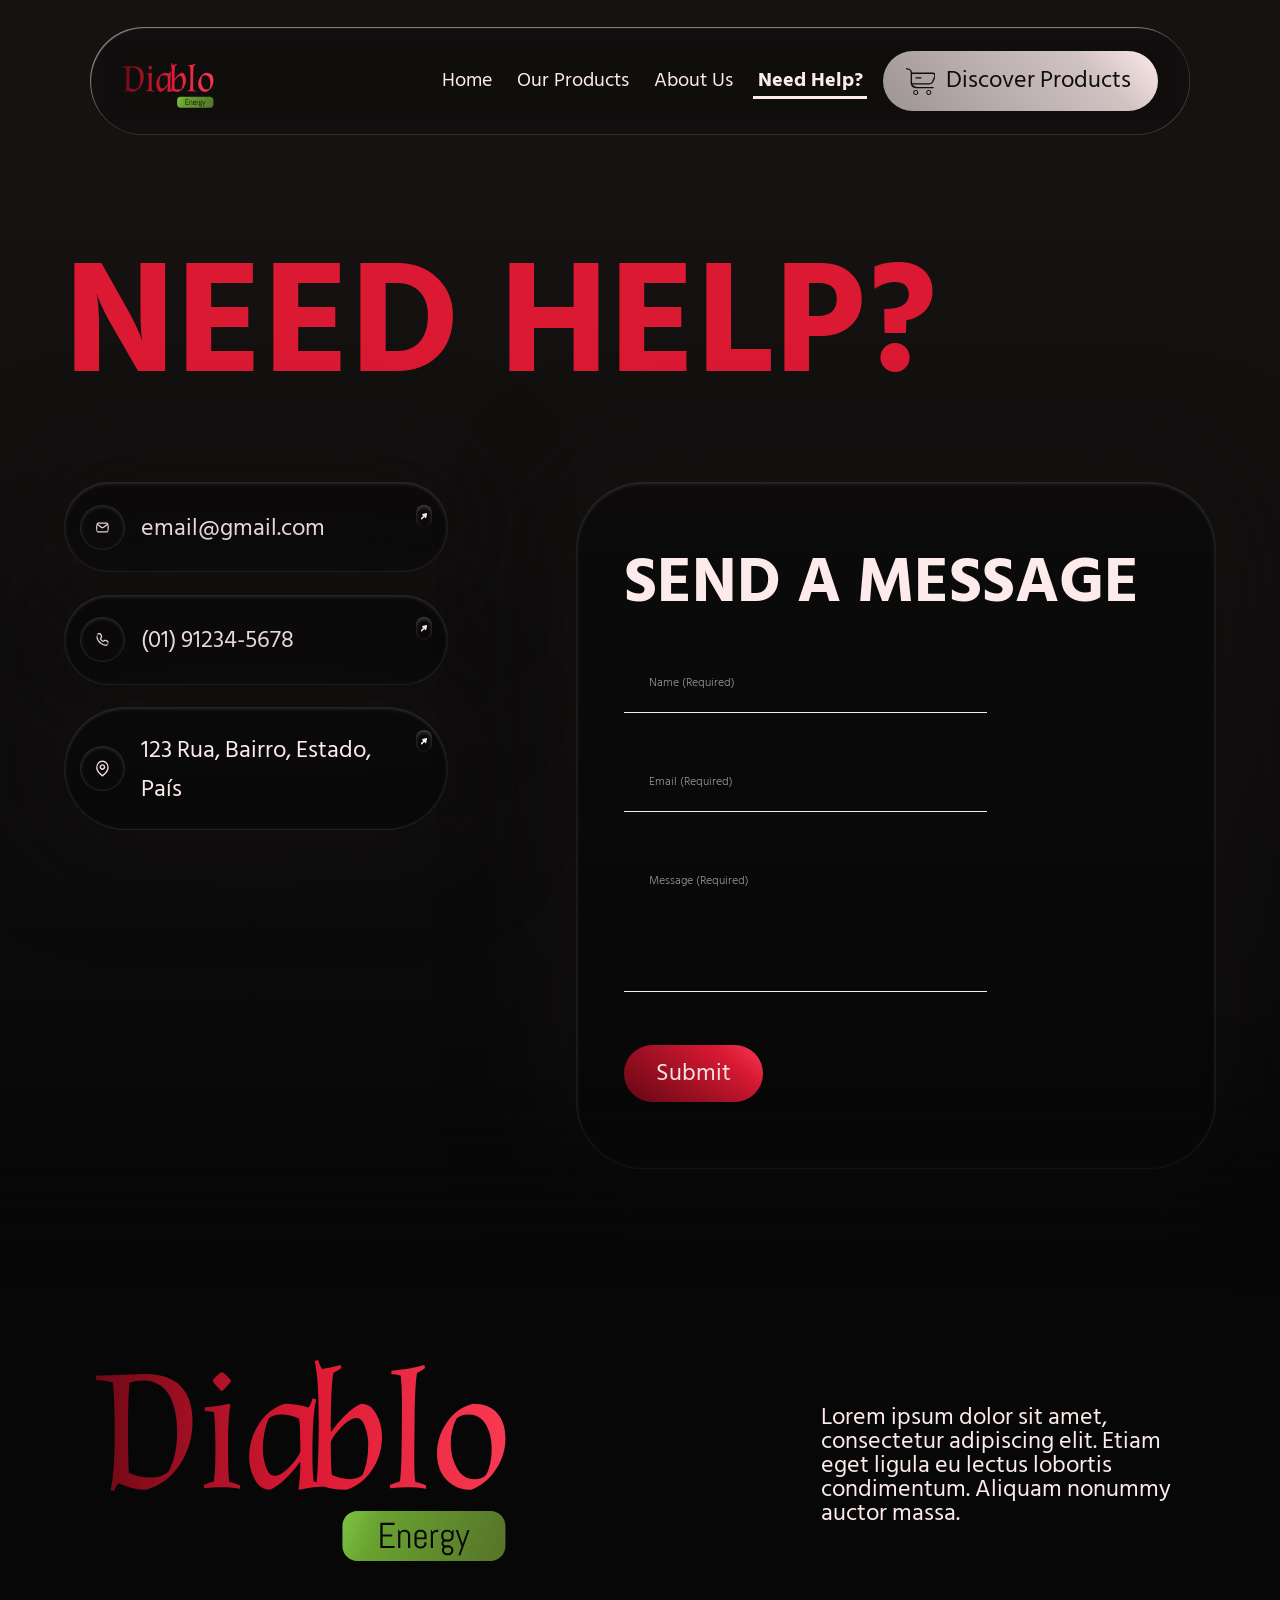
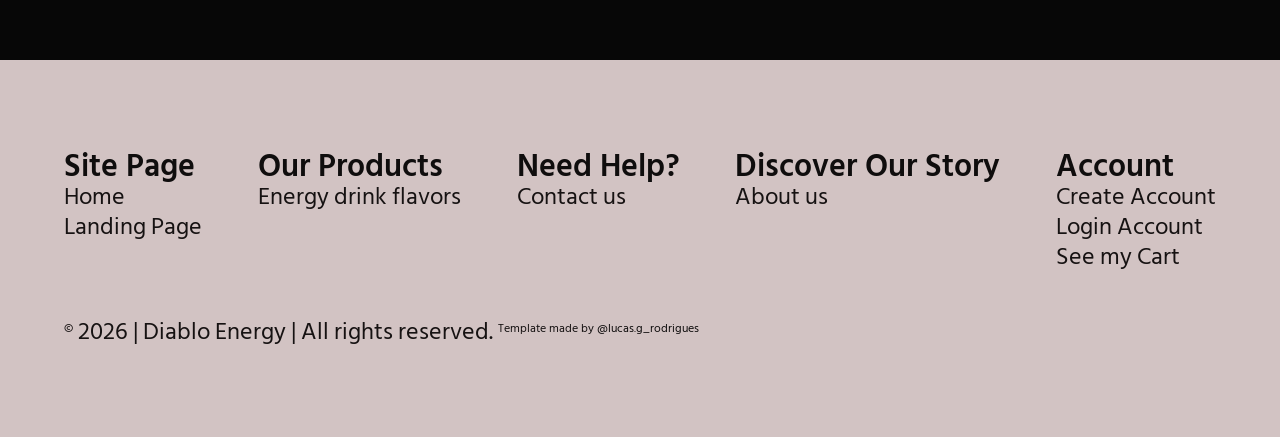
<file: NeedHelp.html>
<!DOCTYPE html>
<html lang="en">

<head>
    <meta charset="UTF-8">
    <meta name="viewport" content="width=device-width, initial-scale=1.0">
    <title>| Diablo Energy</title>

    <link rel="stylesheet" href="style.css">
    <link rel="shortcut icon" href="img/Skull.png" type="image/x-icon">

    <link rel="preconnect" href="https://fonts.googleapis.com">
    <link rel="preconnect" href="https://fonts.gstatic.com" crossorigin>
    <link href="https://fonts.googleapis.com/css2?family=Hind+Siliguri:wght@300;400;500;600;700&display=swap"
        rel="stylesheet">
</head>

<body>
    <main id="NeedHelp">
        <header>
            <div>
                <div id="Logo">
                    <svg width="410" height="202" viewBox="0 0 410 202" fill="none" xmlns="http://www.w3.org/2000/svg">
                        <path
                            d="M0 15.652L49.536 14.104C64.9013 14.104 76.54 18.06 84.452 25.972C92.4787 33.884 96.492 45.6947 96.492 61.404C96.492 76.9987 92.3067 91.2747 83.936 104.232C75.5653 117.189 64.2133 125.732 49.88 129.86C41.624 129.86 32.3933 127.681 22.188 123.324C20.2387 126.305 18.92 128.885 18.232 131.064L14.62 130.204C17.372 117.705 18.748 99.3587 18.748 75.164C18.748 50.9693 18.1173 33.4827 16.856 22.704C11.352 20.8693 5.73333 19.952 0 19.952V15.652ZM73.96 36.464C71.4373 31.4187 67.8253 27.52 63.124 24.768C58.5373 21.9013 53.492 20.468 47.988 20.468C42.484 20.468 37.668 21.2133 33.54 22.704C32.508 33.4827 31.992 48.676 31.992 68.284C31.992 87.7773 32.2787 102.569 32.852 112.66C39.044 115.871 46.096 117.476 54.008 117.476C61.92 117.476 68.0547 115.527 72.412 111.628C78.26 100.964 81.184 87.8347 81.184 72.24C81.184 58.0213 78.776 46.096 73.96 36.464Z"
                            fill="url(#paint0_linear_36_216)" />
                        <path
                            d="M132.12 80.152V94.6C132.12 106.984 132.522 116.157 133.324 122.12C136.535 122.808 140.147 123.897 144.16 125.388L143.816 128.656C137.395 127.739 131.318 127.28 125.584 127.28C119.851 127.28 114.06 127.624 108.212 128.312L107.696 125.044C111.136 123.553 114.519 122.407 117.844 121.604C118.876 113.807 119.392 104.805 119.392 94.6V80.152C119.392 70.864 118.934 61.576 118.016 52.288C115.035 51.3707 111.939 50.912 108.728 50.912V47.3C117.558 46.7267 125.699 45.58 133.152 43.86L134.356 44.548C132.866 53.3773 132.12 65.2453 132.12 80.152ZM135.216 20.64C134.414 22.1307 132.98 24.0227 130.916 26.316C128.967 28.6093 127.304 30.2147 125.928 31.132C124.552 30.2147 122.832 28.6093 120.768 26.316C118.819 24.0227 117.443 22.1307 116.64 20.64C117.328 19.264 118.647 17.716 120.596 15.996C122.546 14.1613 124.323 12.8427 125.928 12.04C127.419 12.9573 129.139 14.3333 131.088 16.168C133.038 17.888 134.414 19.3787 135.216 20.64Z"
                            fill="url(#paint1_linear_36_216)" />
                        <path
                            d="M153.123 97.008C153.123 85.0827 156.334 74.1893 162.755 64.328C169.176 54.352 177.776 47.5293 188.555 43.86C196.238 43.86 204.264 45.064 212.635 47.472C214.24 45.064 215.559 42.0253 216.591 38.356L220.203 39.388C217.68 49.708 216.419 67.94 216.419 94.084C216.419 105.78 216.82 114.953 217.623 121.604C220.375 122.521 223.471 122.98 226.911 122.98V126.592C219.572 126.936 211.832 128.025 203.691 129.86L202.487 129.172C203.748 121.26 204.379 112.316 204.379 102.34L203.691 102.168C199.678 107.901 194.919 113.463 189.415 118.852C183.911 124.241 178.694 127.911 173.763 129.86C167.456 129.86 162.411 126.363 158.627 119.368C154.958 112.373 153.123 104.92 153.123 97.008ZM166.883 89.268C166.883 94.8867 167.858 100.735 169.807 106.812C171.871 112.775 174.795 115.756 178.579 115.756C182.592 115.756 187.466 112.889 193.199 107.156C198.932 101.423 202.659 96.2627 204.379 91.676C204.379 74.5907 203.978 63.5827 203.175 58.652C197.098 55.9 191.192 54.524 185.459 54.524C179.84 54.524 175.54 55.9 172.559 58.652C168.775 67.3667 166.883 77.572 166.883 89.268Z"
                            fill="url(#paint2_linear_36_216)" />
                        <path
                            d="M286.023 76.712C286.023 88.6373 282.812 99.588 276.391 109.564C269.969 119.425 261.369 126.191 250.591 129.86C239.583 129.86 229.549 127.796 220.491 123.668C221.981 110.367 222.727 89.3253 222.727 60.544C222.727 31.7627 221.351 11.9253 218.599 1.032L222.211 0C223.243 3.66933 224.561 6.708 226.167 9.116C232.473 8.08399 238.608 6.708 244.571 4.988L245.431 8.084C243.252 9.804 240.557 11.4667 237.347 13.072C235.627 22.4747 234.767 41.9107 234.767 71.38L235.455 71.552C239.468 65.8187 244.227 60.2573 249.731 54.868C255.235 49.4787 260.452 45.8093 265.383 43.86C271.689 43.86 276.677 47.3573 280.347 54.352C284.131 61.3467 286.023 68.8 286.023 76.712ZM272.263 84.452C272.263 78.8333 271.231 73.0427 269.167 67.08C267.217 61.0027 264.351 57.964 260.567 57.964C256.553 57.964 251.68 60.8307 245.947 66.564C240.213 72.2973 236.487 77.4573 234.767 82.044C234.767 99.1293 235.168 110.137 235.971 115.068C242.048 117.82 247.896 119.196 253.515 119.196C259.248 119.196 263.605 117.82 266.587 115.068C270.371 106.353 272.263 96.148 272.263 84.452Z"
                            fill="url(#paint3_linear_36_216)" />
                        <path
                            d="M318.314 87.72C318.314 91.0453 318.314 96.32 318.314 103.544C318.314 110.653 318.658 116.845 319.346 122.12C322.557 122.808 326.169 123.897 330.182 125.388L329.838 128.656C323.417 127.739 317.34 127.28 311.606 127.28C305.873 127.28 300.082 127.624 294.234 128.312L293.718 125.044C297.158 123.553 300.541 122.407 303.866 121.604C304.898 114.265 305.472 102.971 305.586 87.72L305.93 55.556C305.93 52.5747 305.93 47.2427 305.93 39.56C305.93 31.7627 305.529 23.7933 304.726 15.652C301.745 14.7347 298.649 14.276 295.438 14.276V10.664C306.905 9.86133 317.856 7.96933 328.29 4.988L329.15 8.084C326.972 9.804 324.277 11.4667 321.066 13.072C319.69 20.64 318.888 34.8013 318.658 55.556L318.314 87.72Z"
                            fill="url(#paint4_linear_36_216)" />
                        <path
                            d="M375.221 129.86C365.245 129.86 357.046 126.535 350.625 119.884C344.203 113.119 340.993 104.289 340.993 93.396C340.993 82.5027 344.261 72.24 350.797 62.608C357.447 52.8613 366.162 46.612 376.941 43.86C387.605 43.86 395.689 46.956 401.193 53.148C406.697 59.34 409.449 67.8827 409.449 78.776C409.449 89.6693 406.238 99.932 399.817 109.564C393.395 119.196 385.197 125.961 375.221 129.86ZM372.297 54.524C367.481 54.524 363.525 55.9 360.429 58.652C356.645 65.876 354.753 74.1893 354.753 83.592C354.753 92.9947 356.874 101.308 361.117 108.532C365.359 115.641 371.035 119.196 378.145 119.196C382.961 119.196 386.974 117.763 390.185 114.896C393.854 107.901 395.689 99.416 395.689 89.44C395.689 79.3493 393.739 71.036 389.841 64.5C386.057 57.8493 380.209 54.524 372.297 54.524Z"
                            fill="url(#paint5_linear_36_216)" />
                        <path
                            d="M352.206 187.378C352.639 187.378 353.043 187.443 353.418 187.572C353.805 187.701 354.139 187.882 354.42 188.117C354.702 188.351 354.924 188.638 355.088 188.978C355.252 189.33 355.334 189.722 355.334 190.156V190.437C355.334 190.871 355.252 191.257 355.088 191.597C354.924 191.937 354.702 192.224 354.42 192.459C354.139 192.705 353.805 192.892 353.418 193.021C353.043 193.15 352.639 193.214 352.206 193.214H351.098C350.665 193.214 350.254 193.15 349.868 193.021C349.493 192.892 349.165 192.705 348.883 192.459C348.602 192.224 348.379 191.937 348.215 191.597C348.051 191.257 347.969 190.871 347.969 190.437V190.156C347.969 189.722 348.051 189.33 348.215 188.978C348.379 188.638 348.602 188.351 348.883 188.117C349.165 187.882 349.493 187.701 349.868 187.572C350.254 187.443 350.665 187.378 351.098 187.378H352.206Z"
                            fill="url(#paint6_linear_36_216)" />
                        <path
                            d="M352.276 171.751C352.709 171.751 353.114 171.834 353.489 171.998C353.875 172.162 354.209 172.384 354.491 172.666C354.784 172.947 355.012 173.281 355.176 173.668C355.34 174.043 355.422 174.447 355.422 174.88V176.48C355.422 176.914 355.34 177.324 355.176 177.71C355.012 178.085 354.784 178.414 354.491 178.695C354.209 178.976 353.875 179.199 353.489 179.363C353.114 179.527 352.709 179.609 352.276 179.609H350.483C350.049 179.609 349.639 179.527 349.252 179.363C348.877 179.199 348.549 178.976 348.268 178.695C347.987 178.414 347.764 178.085 347.6 177.71C347.436 177.324 347.354 176.914 347.354 176.48V174.88C347.354 174.447 347.436 174.043 347.6 173.668C347.764 173.281 347.987 172.947 348.268 172.666C348.549 172.384 348.877 172.162 349.252 171.998C349.639 171.834 350.049 171.751 350.483 171.751H352.276Z"
                            fill="url(#paint7_linear_36_216)" />
                        <path
                            d="M325.241 171.751C325.674 171.751 326.079 171.834 326.454 171.998C326.84 172.162 327.174 172.384 327.456 172.666C327.737 172.947 327.959 173.281 328.124 173.668C328.288 174.043 328.37 174.447 328.37 174.88V177.552H320.67V174.88C320.67 174.447 320.752 174.043 320.917 173.668C321.081 173.281 321.303 172.947 321.584 172.666C321.866 172.384 322.194 172.162 322.569 171.998C322.956 171.834 323.366 171.751 323.799 171.751H325.241Z"
                            fill="url(#paint8_linear_36_216)" />
                        <path fill-rule="evenodd" clip-rule="evenodd"
                            d="M394.449 151.064C402.733 151.064 409.449 157.78 409.449 166.064V186.064C409.449 194.348 402.733 201.064 394.449 201.064H261.449C253.164 201.064 246.449 194.348 246.449 186.064V166.064C246.449 157.78 253.164 151.064 261.449 151.064H394.449ZM350.483 169.712C349.756 169.712 349.071 169.853 348.426 170.134C347.782 170.404 347.219 170.779 346.739 171.259C346.258 171.74 345.877 172.302 345.596 172.947C345.327 173.591 345.192 174.277 345.192 175.003V176.357C345.192 177.177 345.356 177.933 345.684 178.625C346.012 179.316 346.458 179.908 347.02 180.4C346.551 180.74 346.182 181.185 345.913 181.736C345.643 182.275 345.508 182.861 345.508 183.494C345.508 184.197 345.672 184.841 346 185.427C346.34 186.001 346.792 186.459 347.354 186.798C346.909 187.232 346.557 187.742 346.299 188.328C346.042 188.914 345.913 189.558 345.913 190.261V190.332C345.913 191.058 346.047 191.726 346.317 192.335C346.598 192.945 346.979 193.466 347.459 193.9C347.94 194.334 348.502 194.668 349.147 194.902C349.792 195.148 350.477 195.271 351.204 195.271H352.1C352.827 195.271 353.512 195.148 354.157 194.902C354.801 194.668 355.364 194.334 355.844 193.9C356.325 193.466 356.7 192.945 356.969 192.335C357.25 191.726 357.391 191.058 357.391 190.332V190.261C357.391 189.535 357.25 188.867 356.969 188.257C356.7 187.648 356.325 187.126 355.844 186.693C355.364 186.259 354.801 185.925 354.157 185.691C353.512 185.445 352.827 185.322 352.1 185.322H349.147C348.901 185.322 348.667 185.275 348.444 185.181C348.221 185.087 348.022 184.959 347.846 184.794C347.682 184.619 347.553 184.419 347.459 184.197C347.366 183.974 347.319 183.74 347.319 183.494C347.319 183.248 347.366 183.013 347.459 182.791C347.553 182.556 347.682 182.357 347.846 182.193C348.022 182.029 348.221 181.9 348.444 181.806C348.667 181.701 348.901 181.648 349.147 181.648H352.276C353.002 181.648 353.688 181.513 354.333 181.244C354.977 180.962 355.54 180.582 356.02 180.101C356.5 179.621 356.875 179.058 357.145 178.414C357.426 177.769 357.567 177.084 357.567 176.357V170.064H356.846L355.668 171.892C355.176 171.224 354.555 170.697 353.805 170.31C353.067 169.912 352.258 169.712 351.379 169.712H350.483ZM359.729 170.064L365.565 186.517L362.366 195.271H364.458L373.563 170.064H371.401L366.725 183.705L366.655 184.636L366.584 183.705L361.891 170.064H359.729ZM323.799 169.712C323.073 169.712 322.387 169.853 321.743 170.134C321.098 170.404 320.536 170.779 320.055 171.259C319.575 171.74 319.194 172.302 318.913 172.947C318.643 173.591 318.508 174.277 318.508 175.003V183.125C318.508 183.851 318.643 184.537 318.913 185.181C319.194 185.826 319.575 186.388 320.055 186.869C320.536 187.349 321.098 187.73 321.743 188.011C322.387 188.281 323.073 188.416 323.799 188.416H325.241C325.967 188.416 326.653 188.281 327.297 188.011C327.942 187.73 328.504 187.349 328.985 186.869C329.465 186.388 329.84 185.826 330.11 185.181C330.391 184.537 330.532 183.851 330.532 183.125V182.404L328.37 182.052V183.248C328.37 183.681 328.288 184.091 328.124 184.478C327.959 184.853 327.737 185.181 327.456 185.462C327.174 185.744 326.84 185.966 326.454 186.13C326.079 186.294 325.674 186.376 325.241 186.376H323.799C323.366 186.376 322.956 186.294 322.569 186.13C322.194 185.966 321.866 185.744 321.584 185.462C321.303 185.181 321.081 184.853 320.917 184.478C320.752 184.091 320.67 183.681 320.67 183.248V179.24H330.532V175.003C330.532 174.277 330.391 173.591 330.11 172.947C329.84 172.302 329.465 171.74 328.985 171.259C328.504 170.779 327.942 170.404 327.297 170.134C326.653 169.853 325.967 169.712 325.241 169.712H323.799ZM284.354 162.857V188.064H298.54V185.902H286.622V176.55H296.272V174.388H286.622V165.019H298.54V162.857H284.354ZM308.348 169.712C307.469 169.712 306.655 169.912 305.905 170.31C305.167 170.697 304.551 171.224 304.059 171.892L302.881 170.064H302.161V188.064H304.323V174.88C304.323 174.447 304.405 174.043 304.569 173.668C304.733 173.281 304.956 172.947 305.237 172.666C305.518 172.384 305.846 172.162 306.221 171.998C306.608 171.834 307.018 171.751 307.452 171.751H308.893C309.327 171.751 309.731 171.834 310.106 171.998C310.493 172.162 310.827 172.384 311.108 172.666C311.389 172.947 311.612 173.281 311.776 173.668C311.94 174.043 312.022 174.447 312.022 174.88V188.064H314.184V175.003C314.184 174.277 314.043 173.591 313.762 172.947C313.493 172.302 313.118 171.74 312.637 171.259C312.157 170.779 311.594 170.404 310.95 170.134C310.305 169.853 309.62 169.712 308.893 169.712H308.348ZM341.043 169.712C340.165 169.712 339.35 169.912 338.6 170.31C337.862 170.697 337.247 171.224 336.754 171.892L335.577 170.064H334.856V188.064H337.018V175.25C337.018 174.816 337.1 174.412 337.264 174.037C337.428 173.65 337.651 173.316 337.932 173.035C338.213 172.753 338.542 172.531 338.917 172.367C339.303 172.203 339.713 172.121 340.147 172.121H342.309V169.712H341.043Z"
                            fill="url(#paint9_linear_36_216)" />
                        <defs>
                            <linearGradient id="paint0_linear_36_216" x1="-2.75195" y1="69.78" x2="417.248" y2="69.78"
                                gradientUnits="userSpaceOnUse">
                                <stop stop-color="#6D0815" />
                                <stop offset="0.5" stop-color="#DB1933" />
                                <stop offset="1" stop-color="#FA3A53" />
                            </linearGradient>
                            <linearGradient id="paint1_linear_36_216" x1="-2.75195" y1="69.78" x2="417.248" y2="69.78"
                                gradientUnits="userSpaceOnUse">
                                <stop stop-color="#6D0815" />
                                <stop offset="0.5" stop-color="#DB1933" />
                                <stop offset="1" stop-color="#FA3A53" />
                            </linearGradient>
                            <linearGradient id="paint2_linear_36_216" x1="-2.75195" y1="69.78" x2="417.248" y2="69.78"
                                gradientUnits="userSpaceOnUse">
                                <stop stop-color="#6D0815" />
                                <stop offset="0.5" stop-color="#DB1933" />
                                <stop offset="1" stop-color="#FA3A53" />
                            </linearGradient>
                            <linearGradient id="paint3_linear_36_216" x1="-2.75195" y1="69.78" x2="417.248" y2="69.78"
                                gradientUnits="userSpaceOnUse">
                                <stop stop-color="#6D0815" />
                                <stop offset="0.5" stop-color="#DB1933" />
                                <stop offset="1" stop-color="#FA3A53" />
                            </linearGradient>
                            <linearGradient id="paint4_linear_36_216" x1="-2.75195" y1="69.78" x2="417.248" y2="69.78"
                                gradientUnits="userSpaceOnUse">
                                <stop stop-color="#6D0815" />
                                <stop offset="0.5" stop-color="#DB1933" />
                                <stop offset="1" stop-color="#FA3A53" />
                            </linearGradient>
                            <linearGradient id="paint5_linear_36_216" x1="-2.75195" y1="69.78" x2="417.248" y2="69.78"
                                gradientUnits="userSpaceOnUse">
                                <stop stop-color="#6D0815" />
                                <stop offset="0.5" stop-color="#DB1933" />
                                <stop offset="1" stop-color="#FA3A53" />
                            </linearGradient>
                            <linearGradient id="paint6_linear_36_216" x1="236.449" y1="151.064" x2="409.449"
                                y2="222.064" gradientUnits="userSpaceOnUse">
                                <stop stop-color="#82CE48" />
                                <stop offset="0.249955" stop-color="#69A230" />
                                <stop offset="1" stop-color="#547029" />
                            </linearGradient>
                            <linearGradient id="paint7_linear_36_216" x1="236.449" y1="151.064" x2="409.449"
                                y2="222.064" gradientUnits="userSpaceOnUse">
                                <stop stop-color="#82CE48" />
                                <stop offset="0.249955" stop-color="#69A230" />
                                <stop offset="1" stop-color="#547029" />
                            </linearGradient>
                            <linearGradient id="paint8_linear_36_216" x1="236.449" y1="151.064" x2="409.449"
                                y2="222.064" gradientUnits="userSpaceOnUse">
                                <stop stop-color="#82CE48" />
                                <stop offset="0.249955" stop-color="#69A230" />
                                <stop offset="1" stop-color="#547029" />
                            </linearGradient>
                            <linearGradient id="paint9_linear_36_216" x1="236.449" y1="151.064" x2="409.449"
                                y2="222.064" gradientUnits="userSpaceOnUse">
                                <stop stop-color="#82CE48" />
                                <stop offset="0.249955" stop-color="#69A230" />
                                <stop offset="1" stop-color="#547029" />
                            </linearGradient>
                        </defs>
                    </svg>
                </div>

                <nav>
                    <a href="index.html">
                        <h3>
                            Home
                        </h3>
                    </a>

                    <a href="OurProducts.html">
                        <h3>
                            Our Products
                        </h3>
                    </a>

                    <a href="AboutUs.html">
                        <h3>
                            About Us
                        </h3>
                    </a>

                    <a href="NeedHelp.html">
                        <h3 id="CurrentPage">
                            Need Help?
                        </h3>
                    </a>

                    <button id="discoverProducts" onclick="location.href='OurProducts.html'">
                        <svg width="33" height="30" viewBox="0 0 33 30" fill="none" xmlns="http://www.w3.org/2000/svg">
                            <path fill-rule="evenodd" clip-rule="evenodd"
                                d="M10.7885 24.4568C12.3519 24.4568 13.6151 25.6997 13.6151 27.2284C13.615 28.757 12.3519 30 10.7885 30C9.22507 30 7.96189 28.757 7.96182 27.2284C7.96182 25.6997 9.22502 24.4568 10.7885 24.4568ZM10.7885 25.5C9.81866 25.5 9.02916 26.2719 9.02916 27.2284C9.02922 28.1848 9.8187 28.9568 10.7885 28.9568C11.7582 28.9568 12.5477 28.1848 12.5478 27.2284C12.5478 26.2719 11.7583 25.5 10.7885 25.5Z"
                                fill="#0F0D0D" />
                            <path fill-rule="evenodd" clip-rule="evenodd"
                                d="M25.327 24.4568C26.8904 24.4568 28.1536 25.6998 28.1536 27.2284C28.1535 28.757 26.8903 30 25.327 30C23.7636 30 22.4998 28.757 22.4997 27.2284C22.4997 25.6997 23.7635 24.4568 25.327 24.4568ZM25.327 25.5C24.3572 25.5 23.5677 26.2719 23.5677 27.2284C23.5677 28.1848 24.3572 28.9568 25.327 28.9568C26.2967 28.9568 27.0862 28.1848 27.0863 27.2284C27.0863 26.272 26.2968 25.5 25.327 25.5Z"
                                fill="#0F0D0D" />
                            <path
                                d="M16.6729 10.1904C17.0893 10.1904 17.4228 10.521 17.4228 10.9241C17.4227 11.3271 17.0892 11.6577 16.6729 11.6577H11.1349C10.7186 11.6577 10.3845 11.3271 10.3844 10.9241C10.3844 10.521 10.7185 10.1904 11.1349 10.1904H16.6729Z"
                                fill="#0F0D0D" />
                            <path fill-rule="evenodd" clip-rule="evenodd"
                                d="M0.625319 0C0.651893 8.91044e-07 0.680764 0.00356233 0.706505 0.010376C2.97332 0.613165 4.36098 1.17985 5.21141 1.84265C6.00891 2.46424 6.36573 3.19612 6.47878 4.28101L6.54819 5.09521H29.7767C31.5589 5.09526 32.9999 6.51227 33 8.25562C33 8.94314 32.8637 9.62425 32.5984 10.2606L30.6059 15.0397C29.7462 17.102 27.6998 18.4509 25.4261 18.4509H7.22309L8.338 19.5233C9.32601 20.4733 10.6806 21.0595 12.173 21.0596H30.1734C30.5895 21.0597 30.9231 21.3904 30.9232 21.7932C30.9232 22.1962 30.5896 22.5273 30.1734 22.5275H11.1349C8.78037 22.5275 6.74546 21.184 5.78343 19.2358L5.69357 19.0454L5.6037 18.8342C5.33836 18.1737 5.19223 17.4536 5.19219 16.6986V6.3385C5.19219 5.67157 5.19328 5.09108 5.13394 4.60754C5.07295 4.11078 4.94231 3.65253 4.63629 3.2489C4.33319 2.8492 3.90528 2.56536 3.37077 2.32422C2.84026 2.08489 2.15543 1.86643 1.29216 1.62354L1.28844 1.62231L0.554049 1.4209L0.55095 1.41968L0.440017 1.38062C0.194197 1.27207 0.0270717 1.04297 0.00309871 0.785522L0 0.708618V0.611572C2.92756e-05 0.276049 0.277803 0.00014904 0.625319 0ZM6.69259 6.5625V15.6793C6.69259 15.9396 6.71113 16.1965 6.74775 16.4478L6.82583 16.9836H25.4261C27.0361 16.9836 28.4925 16.0579 29.1551 14.6252L29.1576 14.6204L29.1601 14.6149L29.2121 14.4965L29.2171 14.4855L31.2096 9.70642C31.3775 9.3035 31.4738 8.87569 31.4953 8.44177L31.5002 8.25562C31.5001 7.34757 30.7738 6.60949 29.8647 6.56433H29.8561L29.848 6.56372L29.7922 6.5625H6.69259Z"
                                fill="#0F0D0D" />
                        </svg>

                        <h3>
                            Discover Products
                        </h3>
                    </button>
                </nav>
            </div>
        </header>

        <div id="BackGroundFade">
            <section id="Content">
                <h1 id="Title">
                    Need Help?
                </h1>

                <div id="Grid">
                    <div id="Informations">
                        <div class="Information">
                            <svg width="25" height="20" viewBox="0 0 25 20" fill="none"
                                xmlns="http://www.w3.org/2000/svg">
                                <path
                                    d="M22.5 5.31244L15.5 10.5625C13.7222 11.8958 11.2778 11.8958 9.5 10.5625L2.49998 5.31252V16.25C2.49998 16.9404 3.05965 17.5 3.75 17.5H21.25C21.9404 17.5 22.5 16.9404 22.5 16.25V5.31244ZM3.75 2.49998C3.52224 2.49998 3.30871 2.56094 3.12481 2.66737C3.16761 2.69214 3.20943 2.71965 3.24998 2.75006L11 8.56249C11.8889 9.22916 13.1111 9.22916 14 8.56249L21.75 2.74999C21.7905 2.7196 21.8323 2.6921 21.8751 2.66734C21.6912 2.56093 21.4777 2.49998 21.25 2.49998H3.75ZM25 16.25C25 18.3211 23.3211 20 21.25 20H3.75C1.67893 20 0 18.3211 0 16.25V3.75C0 1.67893 1.67893 0 3.75 0H21.25C23.3211 0 25 1.67893 25 3.75V16.25Z"
                                    fill="#F2E0E0" />
                            </svg>

                            <h2>
                                email@gmail.com
                            </h2>

                            <a href="" target="_blank">
                                <svg width="10" height="10" viewBox="0 0 10 10" fill="none"
                                    xmlns="http://www.w3.org/2000/svg">
                                    <path fill-rule="evenodd" clip-rule="evenodd"
                                        d="M8.79057 0.0283384C9.48365 -0.146468 10.1466 0.51684 9.97159 1.21012L9.20077 4.28366L8.42394 7.35345C8.26388 7.98755 7.43032 8.26353 6.87929 7.71256L5.44809 6.2806L2.08682 9.64188C1.60936 10.1194 0.835568 10.1194 0.358109 9.64188C-0.119372 9.16437 -0.119367 8.39067 0.358109 7.91316L3.71862 4.55187L2.28817 3.12066C1.73435 2.56668 2.0109 1.73682 2.64728 1.576L5.71479 0.799916L8.79057 0.0283384Z"
                                        fill="#FDEAEA" />
                                </svg>
                            </a>
                        </div>

                        <div class="Information">
                            <svg width="20" height="20" viewBox="0 0 20 20" fill="none"
                                xmlns="http://www.w3.org/2000/svg">
                                <path
                                    d="M5.64537 0C6.87196 3.15855e-06 7.97497 0.746729 8.43062 1.88555L9.48595 4.52171C9.89547 5.54564 9.70914 6.71067 9.0043 7.55649L9.00409 7.55673L8.43692 8.23685L8.43695 8.23688C8.10652 8.63338 8.13268 9.2175 8.49914 9.58401L10.4151 11.5017L10.4323 11.5186C10.7987 11.8679 11.3717 11.8886 11.763 11.5625L12.4434 10.995C13.2901 10.2894 14.455 10.1053 15.4778 10.5144L18.1142 11.5686L18.1144 11.5686C19.2533 12.0243 20 13.1272 20 14.354L19.9995 17.1054C19.9994 18.7038 18.7039 20 17.1051 20C7.65832 20 6.06141e-06 12.3415 0 2.89453C0 1.29568 1.29612 0 2.89467 0H5.64537ZM1.99993 2.89453C1.99994 11.2369 8.76286 18 17.1051 18C17.599 18 17.9996 17.5995 17.9996 17.1052L18.0001 14.354L17.9999 14.3349C17.9922 13.9337 17.7454 13.5752 17.3717 13.4256L14.7353 12.3714L14.7352 12.3714C14.394 12.2349 14.0058 12.2964 13.7237 12.5315L13.7237 12.5314L13.0437 13.0986L13.0434 13.0989C11.8517 14.092 10.0982 14.0133 9.00087 12.9159L7.08461 10.9979C5.98854 9.90138 5.90668 8.14909 6.90057 6.95646L6.90077 6.95626L7.46809 6.27587C7.70359 5.99309 7.76501 5.60478 7.62913 5.26474L6.57392 2.62887L6.57383 2.62861C6.42196 2.24894 6.05426 1.99999 5.64537 1.99998H2.89467C2.40038 1.99998 1.99993 2.40053 1.99993 2.89453Z"
                                    fill="#F2E0E0" />
                            </svg>

                            <h2>
                                (01) 91234-5678
                            </h2>

                            <a href="" target="_blank">
                                <svg width="10" height="10" viewBox="0 0 10 10" fill="none"
                                    xmlns="http://www.w3.org/2000/svg">
                                    <path fill-rule="evenodd" clip-rule="evenodd"
                                        d="M8.79057 0.0283384C9.48365 -0.146468 10.1466 0.51684 9.97159 1.21012L9.20077 4.28366L8.42394 7.35345C8.26388 7.98755 7.43032 8.26353 6.87929 7.71256L5.44809 6.2806L2.08682 9.64188C1.60936 10.1194 0.835568 10.1194 0.358109 9.64188C-0.119372 9.16437 -0.119367 8.39067 0.358109 7.91316L3.71862 4.55187L2.28817 3.12066C1.73435 2.56668 2.0109 1.73682 2.64728 1.576L5.71479 0.799916L8.79057 0.0283384Z"
                                        fill="#FDEAEA" />
                                </svg>
                            </a>
                        </div>

                        <div class="Information">
                            <svg width="16" height="20" viewBox="0 0 16 20" fill="none"
                                xmlns="http://www.w3.org/2000/svg">
                                <path fill-rule="evenodd" clip-rule="evenodd"
                                    d="M8 4.5455C6.03632 4.5455 4.44444 6.17356 4.44444 8.18189C4.44444 10.1902 6.03632 11.8183 8 11.8183C9.96364 11.8183 11.5556 10.1902 11.5556 8.18189C11.5556 6.17356 9.96364 4.5455 8 4.5455ZM8 6.36369C7.01813 6.36369 6.22222 7.17773 6.22222 8.18189C6.22222 9.18608 7.01813 10.0001 8 10.0001C8.98187 10.0001 9.77778 9.18608 9.77778 8.18189C9.77778 7.17773 8.98187 6.36369 8 6.36369Z"
                                    fill="#EFDDDD" />
                                <path fill-rule="evenodd" clip-rule="evenodd"
                                    d="M7.1912 19.6327C7.29413 19.705 7.37609 19.7607 7.43342 19.7991L7.52773 19.8613C7.81627 20.046 8.1832 20.0464 8.47173 19.8616L8.56667 19.7991C8.62391 19.7607 8.70587 19.705 8.8088 19.6327C9.01467 19.4881 9.30533 19.2766 9.65253 19.0039C10.3454 18.4596 11.2712 17.6658 12.1997 16.6671C14.0317 14.6966 16 11.7933 16 8.34717C16 6.13988 15.1619 4.01898 13.6639 2.45209C12.1652 0.884517 10.1283 0 8 0C5.87174 0 3.8348 0.884517 2.33612 2.45209C0.838115 4.01898 0 6.13988 0 8.34717C0 11.7933 1.9683 14.6966 3.80028 16.6671C4.72883 17.6658 5.65454 18.4596 6.34747 19.0039C6.69467 19.2766 6.98533 19.4881 7.1912 19.6327ZM8 1.8182C6.35627 1.8182 4.77576 2.501 3.60724 3.72323C2.43807 4.94616 1.77778 6.60908 1.77778 8.34717C1.77778 11.0916 3.36503 13.5603 5.08861 15.4141C5.93784 16.3276 6.78987 17.0589 7.43031 17.5619C7.64853 17.7333 7.84133 17.8775 8 17.9927C8.15867 17.8775 8.35147 17.7333 8.56969 17.5619C9.21013 17.0589 10.0621 16.3276 10.9114 15.4141C12.6349 13.5603 14.2222 11.0916 14.2222 8.34717C14.2222 6.60908 13.562 4.94616 12.3927 3.72323C11.2243 2.501 9.64373 1.8182 8 1.8182Z"
                                    fill="#EFDDDD" />
                            </svg>

                            <h2>
                                123 Rua, Bairro, Estado, País
                            </h2>

                            <a href="" target="_blank">
                                <svg width="10" height="10" viewBox="0 0 10 10" fill="none"
                                    xmlns="http://www.w3.org/2000/svg">
                                    <path fill-rule="evenodd" clip-rule="evenodd"
                                        d="M8.79057 0.0283384C9.48365 -0.146468 10.1466 0.51684 9.97159 1.21012L9.20077 4.28366L8.42394 7.35345C8.26388 7.98755 7.43032 8.26353 6.87929 7.71256L5.44809 6.2806L2.08682 9.64188C1.60936 10.1194 0.835568 10.1194 0.358109 9.64188C-0.119372 9.16437 -0.119367 8.39067 0.358109 7.91316L3.71862 4.55187L2.28817 3.12066C1.73435 2.56668 2.0109 1.73682 2.64728 1.576L5.71479 0.799916L8.79057 0.0283384Z"
                                        fill="#FDEAEA" />
                                </svg>
                            </a>
                        </div>
                    </div>

                    <div>
                        <form action="" id="FormMessage">
                            <h1>
                                Send a Message
                            </h1>
                            <div class="Input">
                                <input id="Name" type="text" required placeholder="">
                                <label for="">Name (Required)</label>
                            </div>
                            <div class="Input">
                                <input id="Email" type="email" required placeholder="">
                                <label for="">Email (Required)</label>
                            </div>
                            <div class="Input">
                                <textarea id="Message" required placeholder=""></textarea>
                                <label for="">Message (Required)</label>
                            </div>
                            <button>
                                <h2>
                                    Submit
                                </h2>
                            </button>
                        </form>
                    </div>
                </div>
            </section>
        </div>
    </main>

    <footer>
        <section id="AboutUsFooter">
            <div>
                <svg width="410" height="202" viewBox="0 0 410 202" fill="none" xmlns="http://www.w3.org/2000/svg">
                    <path
                        d="M0 15.652L49.536 14.104C64.9013 14.104 76.54 18.06 84.452 25.972C92.4787 33.884 96.492 45.6947 96.492 61.404C96.492 76.9987 92.3067 91.2747 83.936 104.232C75.5653 117.189 64.2133 125.732 49.88 129.86C41.624 129.86 32.3933 127.681 22.188 123.324C20.2387 126.305 18.92 128.885 18.232 131.064L14.62 130.204C17.372 117.705 18.748 99.3587 18.748 75.164C18.748 50.9693 18.1173 33.4827 16.856 22.704C11.352 20.8693 5.73333 19.952 0 19.952V15.652ZM73.96 36.464C71.4373 31.4187 67.8253 27.52 63.124 24.768C58.5373 21.9013 53.492 20.468 47.988 20.468C42.484 20.468 37.668 21.2133 33.54 22.704C32.508 33.4827 31.992 48.676 31.992 68.284C31.992 87.7773 32.2787 102.569 32.852 112.66C39.044 115.871 46.096 117.476 54.008 117.476C61.92 117.476 68.0547 115.527 72.412 111.628C78.26 100.964 81.184 87.8347 81.184 72.24C81.184 58.0213 78.776 46.096 73.96 36.464Z"
                        fill="url(#paint0_linear_36_216)" />
                    <path
                        d="M132.12 80.152V94.6C132.12 106.984 132.522 116.157 133.324 122.12C136.535 122.808 140.147 123.897 144.16 125.388L143.816 128.656C137.395 127.739 131.318 127.28 125.584 127.28C119.851 127.28 114.06 127.624 108.212 128.312L107.696 125.044C111.136 123.553 114.519 122.407 117.844 121.604C118.876 113.807 119.392 104.805 119.392 94.6V80.152C119.392 70.864 118.934 61.576 118.016 52.288C115.035 51.3707 111.939 50.912 108.728 50.912V47.3C117.558 46.7267 125.699 45.58 133.152 43.86L134.356 44.548C132.866 53.3773 132.12 65.2453 132.12 80.152ZM135.216 20.64C134.414 22.1307 132.98 24.0227 130.916 26.316C128.967 28.6093 127.304 30.2147 125.928 31.132C124.552 30.2147 122.832 28.6093 120.768 26.316C118.819 24.0227 117.443 22.1307 116.64 20.64C117.328 19.264 118.647 17.716 120.596 15.996C122.546 14.1613 124.323 12.8427 125.928 12.04C127.419 12.9573 129.139 14.3333 131.088 16.168C133.038 17.888 134.414 19.3787 135.216 20.64Z"
                        fill="url(#paint1_linear_36_216)" />
                    <path
                        d="M153.123 97.008C153.123 85.0827 156.334 74.1893 162.755 64.328C169.176 54.352 177.776 47.5293 188.555 43.86C196.238 43.86 204.264 45.064 212.635 47.472C214.24 45.064 215.559 42.0253 216.591 38.356L220.203 39.388C217.68 49.708 216.419 67.94 216.419 94.084C216.419 105.78 216.82 114.953 217.623 121.604C220.375 122.521 223.471 122.98 226.911 122.98V126.592C219.572 126.936 211.832 128.025 203.691 129.86L202.487 129.172C203.748 121.26 204.379 112.316 204.379 102.34L203.691 102.168C199.678 107.901 194.919 113.463 189.415 118.852C183.911 124.241 178.694 127.911 173.763 129.86C167.456 129.86 162.411 126.363 158.627 119.368C154.958 112.373 153.123 104.92 153.123 97.008ZM166.883 89.268C166.883 94.8867 167.858 100.735 169.807 106.812C171.871 112.775 174.795 115.756 178.579 115.756C182.592 115.756 187.466 112.889 193.199 107.156C198.932 101.423 202.659 96.2627 204.379 91.676C204.379 74.5907 203.978 63.5827 203.175 58.652C197.098 55.9 191.192 54.524 185.459 54.524C179.84 54.524 175.54 55.9 172.559 58.652C168.775 67.3667 166.883 77.572 166.883 89.268Z"
                        fill="url(#paint2_linear_36_216)" />
                    <path
                        d="M286.023 76.712C286.023 88.6373 282.812 99.588 276.391 109.564C269.969 119.425 261.369 126.191 250.591 129.86C239.583 129.86 229.549 127.796 220.491 123.668C221.981 110.367 222.727 89.3253 222.727 60.544C222.727 31.7627 221.351 11.9253 218.599 1.032L222.211 0C223.243 3.66933 224.561 6.708 226.167 9.116C232.473 8.08399 238.608 6.708 244.571 4.988L245.431 8.084C243.252 9.804 240.557 11.4667 237.347 13.072C235.627 22.4747 234.767 41.9107 234.767 71.38L235.455 71.552C239.468 65.8187 244.227 60.2573 249.731 54.868C255.235 49.4787 260.452 45.8093 265.383 43.86C271.689 43.86 276.677 47.3573 280.347 54.352C284.131 61.3467 286.023 68.8 286.023 76.712ZM272.263 84.452C272.263 78.8333 271.231 73.0427 269.167 67.08C267.217 61.0027 264.351 57.964 260.567 57.964C256.553 57.964 251.68 60.8307 245.947 66.564C240.213 72.2973 236.487 77.4573 234.767 82.044C234.767 99.1293 235.168 110.137 235.971 115.068C242.048 117.82 247.896 119.196 253.515 119.196C259.248 119.196 263.605 117.82 266.587 115.068C270.371 106.353 272.263 96.148 272.263 84.452Z"
                        fill="url(#paint3_linear_36_216)" />
                    <path
                        d="M318.314 87.72C318.314 91.0453 318.314 96.32 318.314 103.544C318.314 110.653 318.658 116.845 319.346 122.12C322.557 122.808 326.169 123.897 330.182 125.388L329.838 128.656C323.417 127.739 317.34 127.28 311.606 127.28C305.873 127.28 300.082 127.624 294.234 128.312L293.718 125.044C297.158 123.553 300.541 122.407 303.866 121.604C304.898 114.265 305.472 102.971 305.586 87.72L305.93 55.556C305.93 52.5747 305.93 47.2427 305.93 39.56C305.93 31.7627 305.529 23.7933 304.726 15.652C301.745 14.7347 298.649 14.276 295.438 14.276V10.664C306.905 9.86133 317.856 7.96933 328.29 4.988L329.15 8.084C326.972 9.804 324.277 11.4667 321.066 13.072C319.69 20.64 318.888 34.8013 318.658 55.556L318.314 87.72Z"
                        fill="url(#paint4_linear_36_216)" />
                    <path
                        d="M375.221 129.86C365.245 129.86 357.046 126.535 350.625 119.884C344.203 113.119 340.993 104.289 340.993 93.396C340.993 82.5027 344.261 72.24 350.797 62.608C357.447 52.8613 366.162 46.612 376.941 43.86C387.605 43.86 395.689 46.956 401.193 53.148C406.697 59.34 409.449 67.8827 409.449 78.776C409.449 89.6693 406.238 99.932 399.817 109.564C393.395 119.196 385.197 125.961 375.221 129.86ZM372.297 54.524C367.481 54.524 363.525 55.9 360.429 58.652C356.645 65.876 354.753 74.1893 354.753 83.592C354.753 92.9947 356.874 101.308 361.117 108.532C365.359 115.641 371.035 119.196 378.145 119.196C382.961 119.196 386.974 117.763 390.185 114.896C393.854 107.901 395.689 99.416 395.689 89.44C395.689 79.3493 393.739 71.036 389.841 64.5C386.057 57.8493 380.209 54.524 372.297 54.524Z"
                        fill="url(#paint5_linear_36_216)" />
                    <path
                        d="M352.206 187.378C352.639 187.378 353.043 187.443 353.418 187.572C353.805 187.701 354.139 187.882 354.42 188.117C354.702 188.351 354.924 188.638 355.088 188.978C355.252 189.33 355.334 189.722 355.334 190.156V190.437C355.334 190.871 355.252 191.257 355.088 191.597C354.924 191.937 354.702 192.224 354.42 192.459C354.139 192.705 353.805 192.892 353.418 193.021C353.043 193.15 352.639 193.214 352.206 193.214H351.098C350.665 193.214 350.254 193.15 349.868 193.021C349.493 192.892 349.165 192.705 348.883 192.459C348.602 192.224 348.379 191.937 348.215 191.597C348.051 191.257 347.969 190.871 347.969 190.437V190.156C347.969 189.722 348.051 189.33 348.215 188.978C348.379 188.638 348.602 188.351 348.883 188.117C349.165 187.882 349.493 187.701 349.868 187.572C350.254 187.443 350.665 187.378 351.098 187.378H352.206Z"
                        fill="url(#paint6_linear_36_216)" />
                    <path
                        d="M352.276 171.751C352.709 171.751 353.114 171.834 353.489 171.998C353.875 172.162 354.209 172.384 354.491 172.666C354.784 172.947 355.012 173.281 355.176 173.668C355.34 174.043 355.422 174.447 355.422 174.88V176.48C355.422 176.914 355.34 177.324 355.176 177.71C355.012 178.085 354.784 178.414 354.491 178.695C354.209 178.976 353.875 179.199 353.489 179.363C353.114 179.527 352.709 179.609 352.276 179.609H350.483C350.049 179.609 349.639 179.527 349.252 179.363C348.877 179.199 348.549 178.976 348.268 178.695C347.987 178.414 347.764 178.085 347.6 177.71C347.436 177.324 347.354 176.914 347.354 176.48V174.88C347.354 174.447 347.436 174.043 347.6 173.668C347.764 173.281 347.987 172.947 348.268 172.666C348.549 172.384 348.877 172.162 349.252 171.998C349.639 171.834 350.049 171.751 350.483 171.751H352.276Z"
                        fill="url(#paint7_linear_36_216)" />
                    <path
                        d="M325.241 171.751C325.674 171.751 326.079 171.834 326.454 171.998C326.84 172.162 327.174 172.384 327.456 172.666C327.737 172.947 327.959 173.281 328.124 173.668C328.288 174.043 328.37 174.447 328.37 174.88V177.552H320.67V174.88C320.67 174.447 320.752 174.043 320.917 173.668C321.081 173.281 321.303 172.947 321.584 172.666C321.866 172.384 322.194 172.162 322.569 171.998C322.956 171.834 323.366 171.751 323.799 171.751H325.241Z"
                        fill="url(#paint8_linear_36_216)" />
                    <path fill-rule="evenodd" clip-rule="evenodd"
                        d="M394.449 151.064C402.733 151.064 409.449 157.78 409.449 166.064V186.064C409.449 194.348 402.733 201.064 394.449 201.064H261.449C253.164 201.064 246.449 194.348 246.449 186.064V166.064C246.449 157.78 253.164 151.064 261.449 151.064H394.449ZM350.483 169.712C349.756 169.712 349.071 169.853 348.426 170.134C347.782 170.404 347.219 170.779 346.739 171.259C346.258 171.74 345.877 172.302 345.596 172.947C345.327 173.591 345.192 174.277 345.192 175.003V176.357C345.192 177.177 345.356 177.933 345.684 178.625C346.012 179.316 346.458 179.908 347.02 180.4C346.551 180.74 346.182 181.185 345.913 181.736C345.643 182.275 345.508 182.861 345.508 183.494C345.508 184.197 345.672 184.841 346 185.427C346.34 186.001 346.792 186.459 347.354 186.798C346.909 187.232 346.557 187.742 346.299 188.328C346.042 188.914 345.913 189.558 345.913 190.261V190.332C345.913 191.058 346.047 191.726 346.317 192.335C346.598 192.945 346.979 193.466 347.459 193.9C347.94 194.334 348.502 194.668 349.147 194.902C349.792 195.148 350.477 195.271 351.204 195.271H352.1C352.827 195.271 353.512 195.148 354.157 194.902C354.801 194.668 355.364 194.334 355.844 193.9C356.325 193.466 356.7 192.945 356.969 192.335C357.25 191.726 357.391 191.058 357.391 190.332V190.261C357.391 189.535 357.25 188.867 356.969 188.257C356.7 187.648 356.325 187.126 355.844 186.693C355.364 186.259 354.801 185.925 354.157 185.691C353.512 185.445 352.827 185.322 352.1 185.322H349.147C348.901 185.322 348.667 185.275 348.444 185.181C348.221 185.087 348.022 184.959 347.846 184.794C347.682 184.619 347.553 184.419 347.459 184.197C347.366 183.974 347.319 183.74 347.319 183.494C347.319 183.248 347.366 183.013 347.459 182.791C347.553 182.556 347.682 182.357 347.846 182.193C348.022 182.029 348.221 181.9 348.444 181.806C348.667 181.701 348.901 181.648 349.147 181.648H352.276C353.002 181.648 353.688 181.513 354.333 181.244C354.977 180.962 355.54 180.582 356.02 180.101C356.5 179.621 356.875 179.058 357.145 178.414C357.426 177.769 357.567 177.084 357.567 176.357V170.064H356.846L355.668 171.892C355.176 171.224 354.555 170.697 353.805 170.31C353.067 169.912 352.258 169.712 351.379 169.712H350.483ZM359.729 170.064L365.565 186.517L362.366 195.271H364.458L373.563 170.064H371.401L366.725 183.705L366.655 184.636L366.584 183.705L361.891 170.064H359.729ZM323.799 169.712C323.073 169.712 322.387 169.853 321.743 170.134C321.098 170.404 320.536 170.779 320.055 171.259C319.575 171.74 319.194 172.302 318.913 172.947C318.643 173.591 318.508 174.277 318.508 175.003V183.125C318.508 183.851 318.643 184.537 318.913 185.181C319.194 185.826 319.575 186.388 320.055 186.869C320.536 187.349 321.098 187.73 321.743 188.011C322.387 188.281 323.073 188.416 323.799 188.416H325.241C325.967 188.416 326.653 188.281 327.297 188.011C327.942 187.73 328.504 187.349 328.985 186.869C329.465 186.388 329.84 185.826 330.11 185.181C330.391 184.537 330.532 183.851 330.532 183.125V182.404L328.37 182.052V183.248C328.37 183.681 328.288 184.091 328.124 184.478C327.959 184.853 327.737 185.181 327.456 185.462C327.174 185.744 326.84 185.966 326.454 186.13C326.079 186.294 325.674 186.376 325.241 186.376H323.799C323.366 186.376 322.956 186.294 322.569 186.13C322.194 185.966 321.866 185.744 321.584 185.462C321.303 185.181 321.081 184.853 320.917 184.478C320.752 184.091 320.67 183.681 320.67 183.248V179.24H330.532V175.003C330.532 174.277 330.391 173.591 330.11 172.947C329.84 172.302 329.465 171.74 328.985 171.259C328.504 170.779 327.942 170.404 327.297 170.134C326.653 169.853 325.967 169.712 325.241 169.712H323.799ZM284.354 162.857V188.064H298.54V185.902H286.622V176.55H296.272V174.388H286.622V165.019H298.54V162.857H284.354ZM308.348 169.712C307.469 169.712 306.655 169.912 305.905 170.31C305.167 170.697 304.551 171.224 304.059 171.892L302.881 170.064H302.161V188.064H304.323V174.88C304.323 174.447 304.405 174.043 304.569 173.668C304.733 173.281 304.956 172.947 305.237 172.666C305.518 172.384 305.846 172.162 306.221 171.998C306.608 171.834 307.018 171.751 307.452 171.751H308.893C309.327 171.751 309.731 171.834 310.106 171.998C310.493 172.162 310.827 172.384 311.108 172.666C311.389 172.947 311.612 173.281 311.776 173.668C311.94 174.043 312.022 174.447 312.022 174.88V188.064H314.184V175.003C314.184 174.277 314.043 173.591 313.762 172.947C313.493 172.302 313.118 171.74 312.637 171.259C312.157 170.779 311.594 170.404 310.95 170.134C310.305 169.853 309.62 169.712 308.893 169.712H308.348ZM341.043 169.712C340.165 169.712 339.35 169.912 338.6 170.31C337.862 170.697 337.247 171.224 336.754 171.892L335.577 170.064H334.856V188.064H337.018V175.25C337.018 174.816 337.1 174.412 337.264 174.037C337.428 173.65 337.651 173.316 337.932 173.035C338.213 172.753 338.542 172.531 338.917 172.367C339.303 172.203 339.713 172.121 340.147 172.121H342.309V169.712H341.043Z"
                        fill="url(#paint9_linear_36_216)" />
                    <defs>
                        <linearGradient id="paint0_linear_36_216" x1="-2.75195" y1="69.78" x2="417.248" y2="69.78"
                            gradientUnits="userSpaceOnUse">
                            <stop stop-color="#6D0815" />
                            <stop offset="0.5" stop-color="#DB1933" />
                            <stop offset="1" stop-color="#FA3A53" />
                        </linearGradient>
                        <linearGradient id="paint1_linear_36_216" x1="-2.75195" y1="69.78" x2="417.248" y2="69.78"
                            gradientUnits="userSpaceOnUse">
                            <stop stop-color="#6D0815" />
                            <stop offset="0.5" stop-color="#DB1933" />
                            <stop offset="1" stop-color="#FA3A53" />
                        </linearGradient>
                        <linearGradient id="paint2_linear_36_216" x1="-2.75195" y1="69.78" x2="417.248" y2="69.78"
                            gradientUnits="userSpaceOnUse">
                            <stop stop-color="#6D0815" />
                            <stop offset="0.5" stop-color="#DB1933" />
                            <stop offset="1" stop-color="#FA3A53" />
                        </linearGradient>
                        <linearGradient id="paint3_linear_36_216" x1="-2.75195" y1="69.78" x2="417.248" y2="69.78"
                            gradientUnits="userSpaceOnUse">
                            <stop stop-color="#6D0815" />
                            <stop offset="0.5" stop-color="#DB1933" />
                            <stop offset="1" stop-color="#FA3A53" />
                        </linearGradient>
                        <linearGradient id="paint4_linear_36_216" x1="-2.75195" y1="69.78" x2="417.248" y2="69.78"
                            gradientUnits="userSpaceOnUse">
                            <stop stop-color="#6D0815" />
                            <stop offset="0.5" stop-color="#DB1933" />
                            <stop offset="1" stop-color="#FA3A53" />
                        </linearGradient>
                        <linearGradient id="paint5_linear_36_216" x1="-2.75195" y1="69.78" x2="417.248" y2="69.78"
                            gradientUnits="userSpaceOnUse">
                            <stop stop-color="#6D0815" />
                            <stop offset="0.5" stop-color="#DB1933" />
                            <stop offset="1" stop-color="#FA3A53" />
                        </linearGradient>
                        <linearGradient id="paint6_linear_36_216" x1="236.449" y1="151.064" x2="409.449" y2="222.064"
                            gradientUnits="userSpaceOnUse">
                            <stop stop-color="#82CE48" />
                            <stop offset="0.249955" stop-color="#69A230" />
                            <stop offset="1" stop-color="#547029" />
                        </linearGradient>
                        <linearGradient id="paint7_linear_36_216" x1="236.449" y1="151.064" x2="409.449" y2="222.064"
                            gradientUnits="userSpaceOnUse">
                            <stop stop-color="#82CE48" />
                            <stop offset="0.249955" stop-color="#69A230" />
                            <stop offset="1" stop-color="#547029" />
                        </linearGradient>
                        <linearGradient id="paint8_linear_36_216" x1="236.449" y1="151.064" x2="409.449" y2="222.064"
                            gradientUnits="userSpaceOnUse">
                            <stop stop-color="#82CE48" />
                            <stop offset="0.249955" stop-color="#69A230" />
                            <stop offset="1" stop-color="#547029" />
                        </linearGradient>
                        <linearGradient id="paint9_linear_36_216" x1="236.449" y1="151.064" x2="409.449" y2="222.064"
                            gradientUnits="userSpaceOnUse">
                            <stop stop-color="#82CE48" />
                            <stop offset="0.249955" stop-color="#69A230" />
                            <stop offset="1" stop-color="#547029" />
                        </linearGradient>
                    </defs>
                </svg>
            </div>

            <div>
                <h2>
                    Lorem ipsum dolor sit amet, consectetur adipiscing elit. Etiam eget ligula eu lectus lobortis
                    condimentum. Aliquam nonummy auctor massa.
                </h2>
            </div>
        </section>

        <section id="PagesFooter">
            <div>
                <h1>
                    Site Page
                </h1>

                <a href="index.html">
                    <h2>
                        Home
                    </h2>
                </a>

                <a href="LandingPage.html">
                    <h2>
                        Landing Page
                    </h2>
                </a>
            </div>

            <div>
                <h1>
                    Our Products
                </h1>

                <a href="OurProducts.html">
                    <h2>
                        Energy drink flavors
                    </h2>
                </a>
            </div>

            <div>
                <h1>
                    Need Help?
                </h1>

                <a href="NeedHelp.html">
                    <h2>
                        Contact us
                    </h2>
                </a>
            </div>

            <div>
                <h1>
                    Discover our story
                </h1>

                <a href="AboutUs.html">
                    <h2>
                        About us
                    </h2>
                </a>
            </div>

            <div>
                <h1>
                    Account
                </h1>

                <a href="CreateAccount.html">
                    <h2>
                        Create Account
                    </h2>
                </a>

                <a href="LoginAccount.html">
                    <h2>
                        Login Account
                    </h2>
                </a>

                <a href="Cart.html">
                    <h2>
                        See my Cart
                    </h2>
                </a>
            </div>

            <div>
                <h2>
                    <span>©</span>
                    2026 | Diablo Energy | All rights reserved.
                    <span>Template made by <a href="https://www.instagram.com/lucas.g_rodrigues/"
                            target="_blank">@lucas.g_rodrigues</a></span>
                </h2>
            </div>
            </div>
        </section>
    </footer>
</body>

</html>
</file>
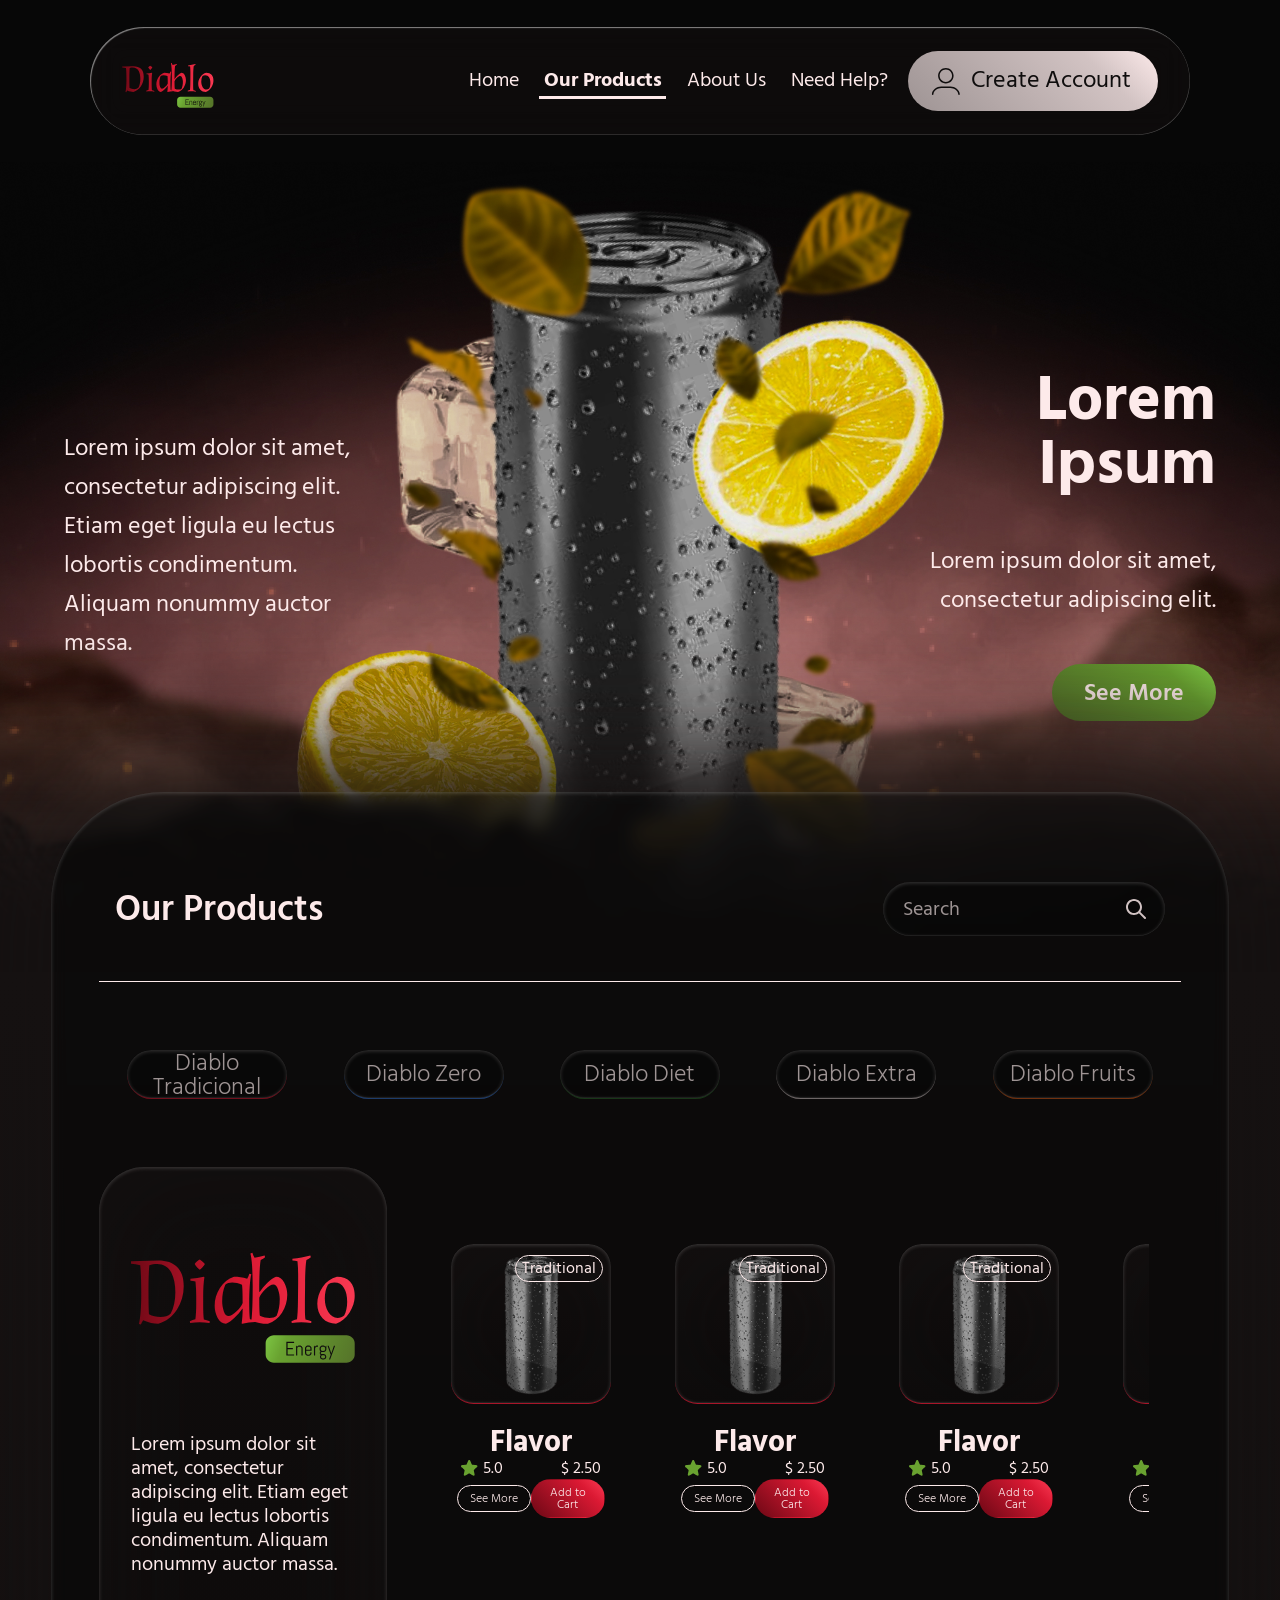
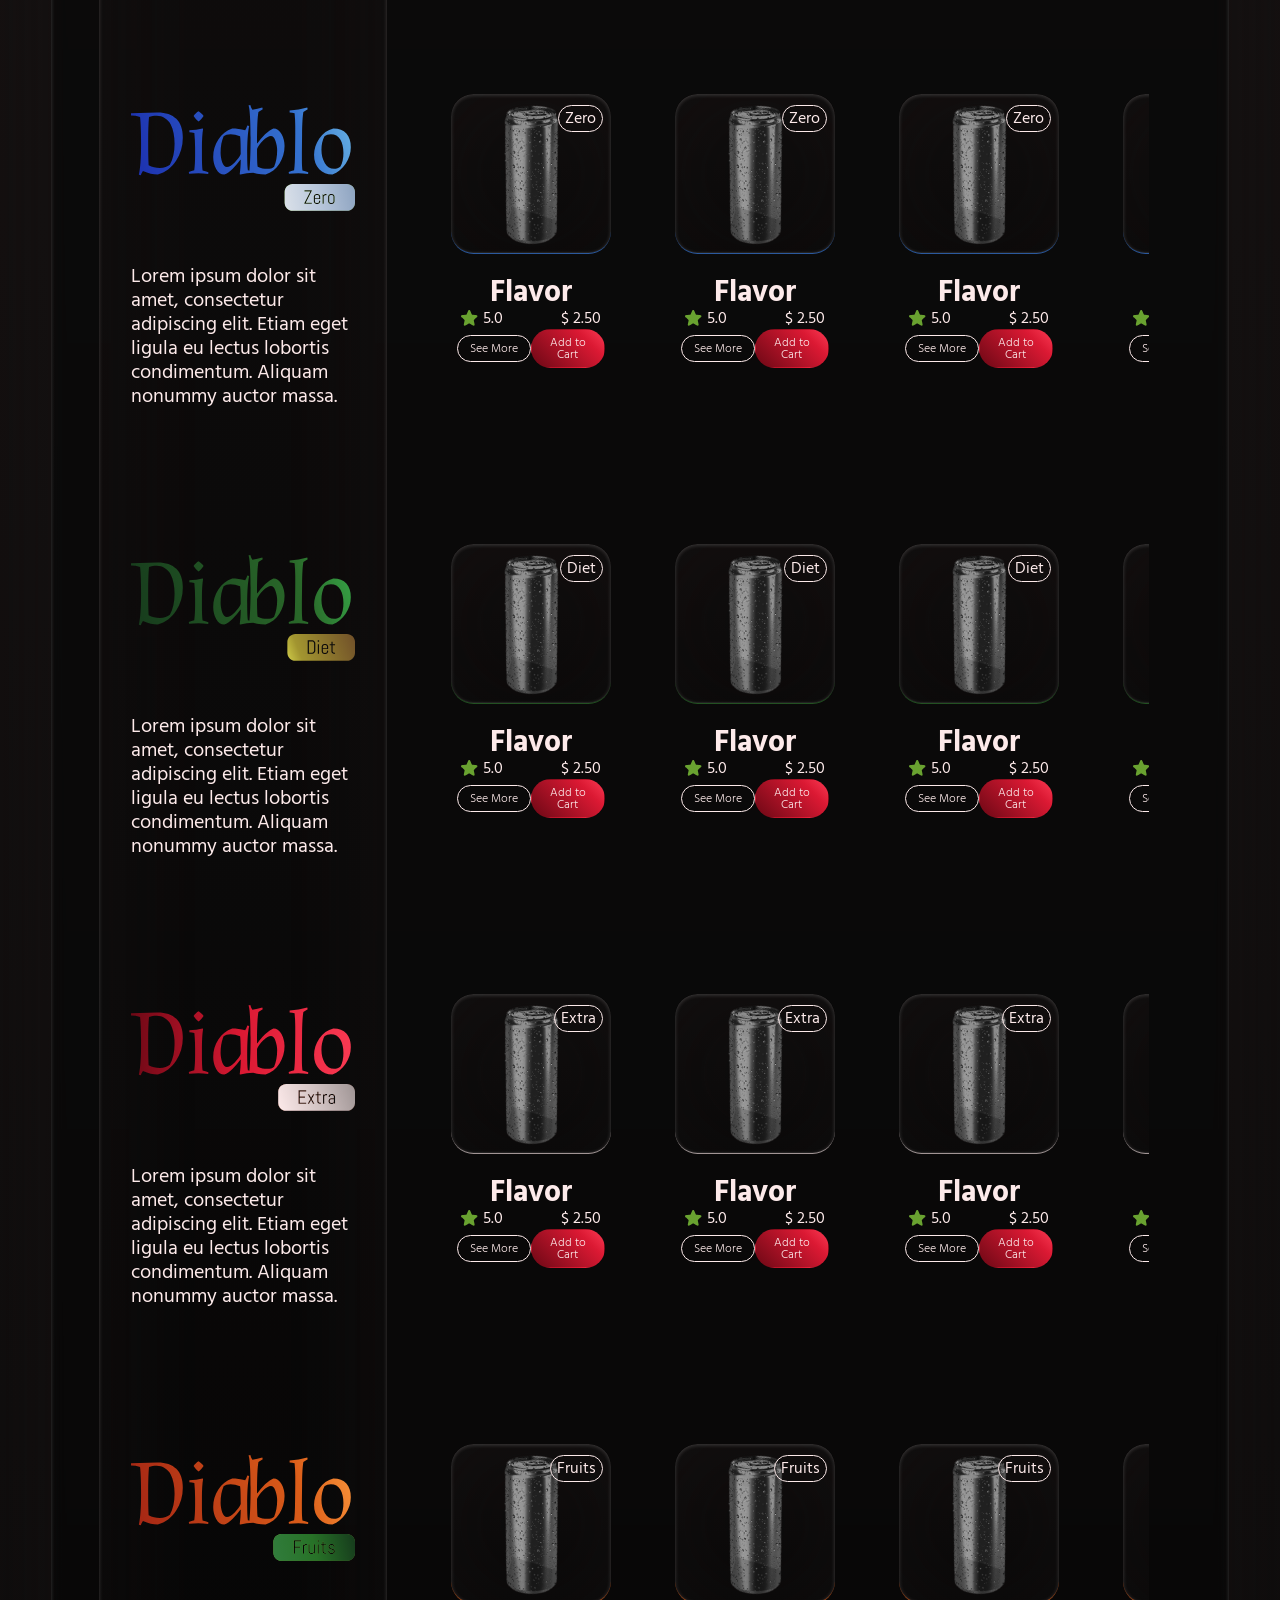
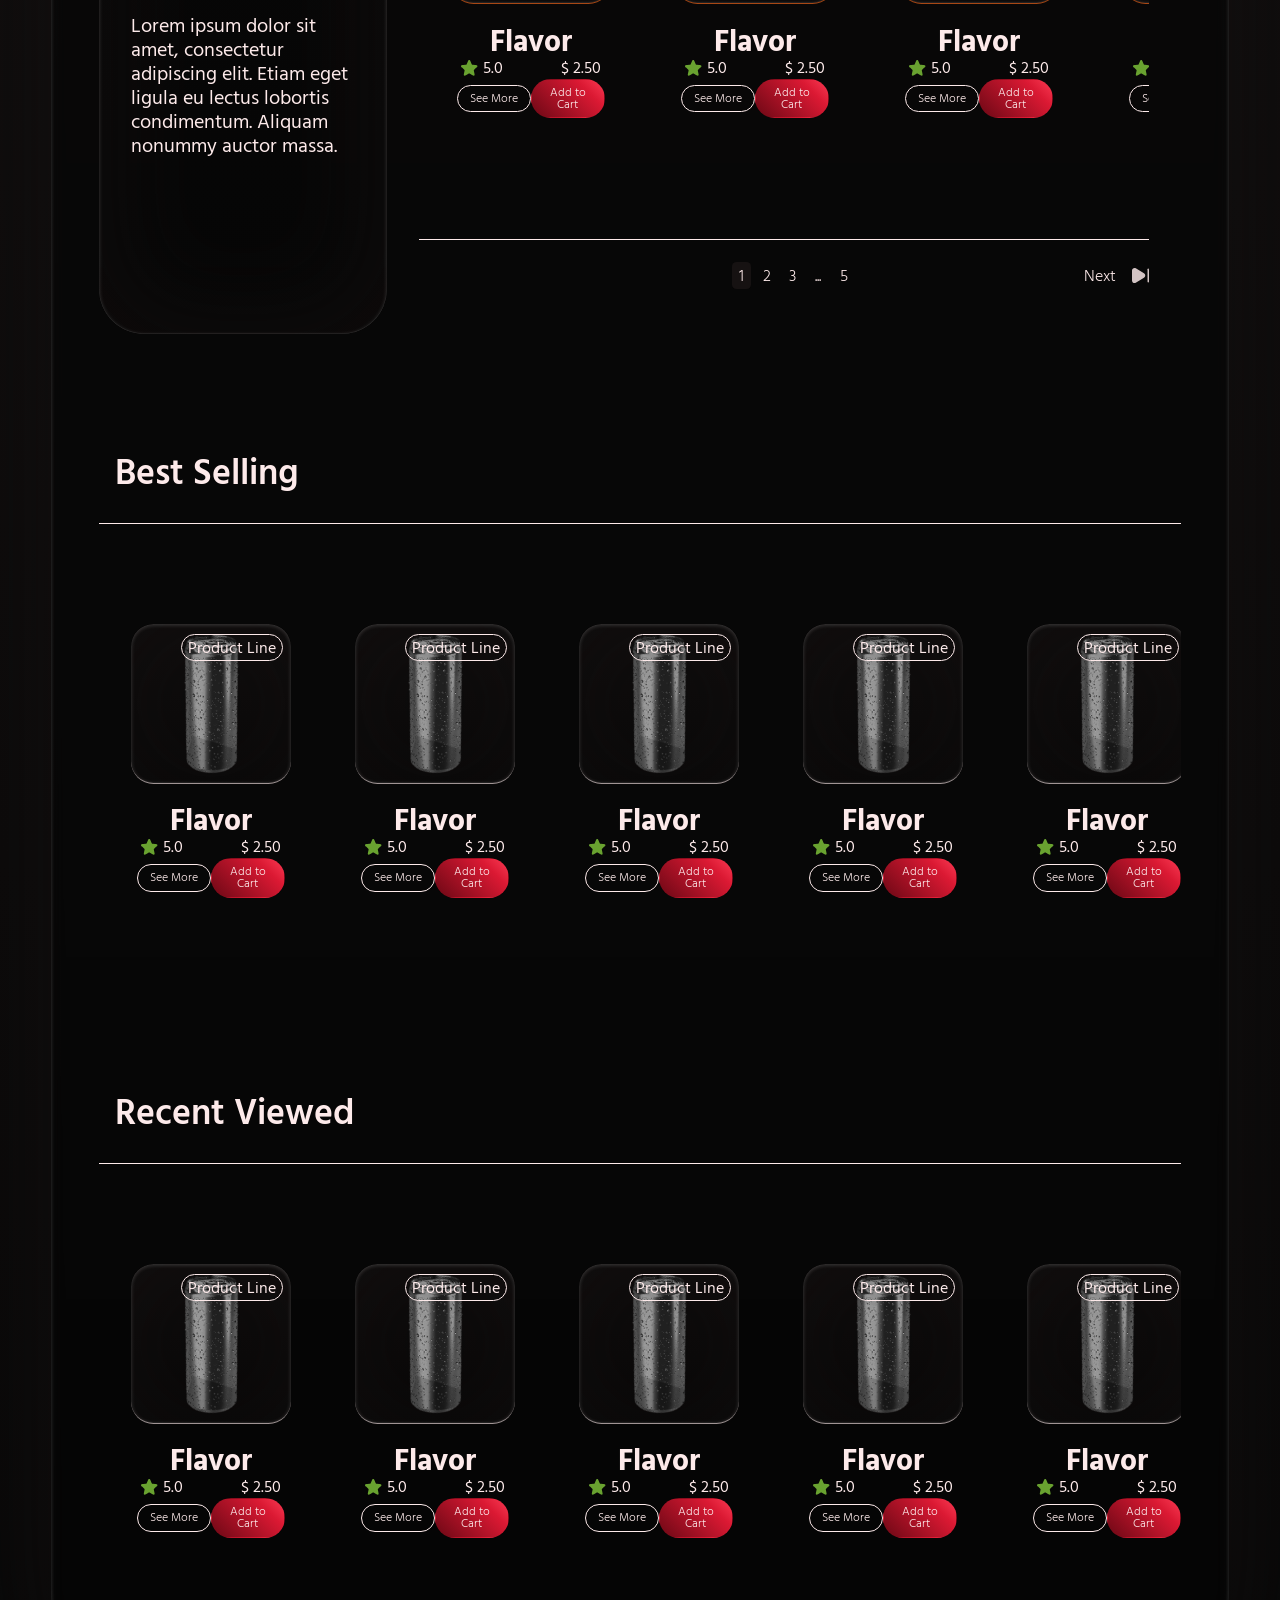
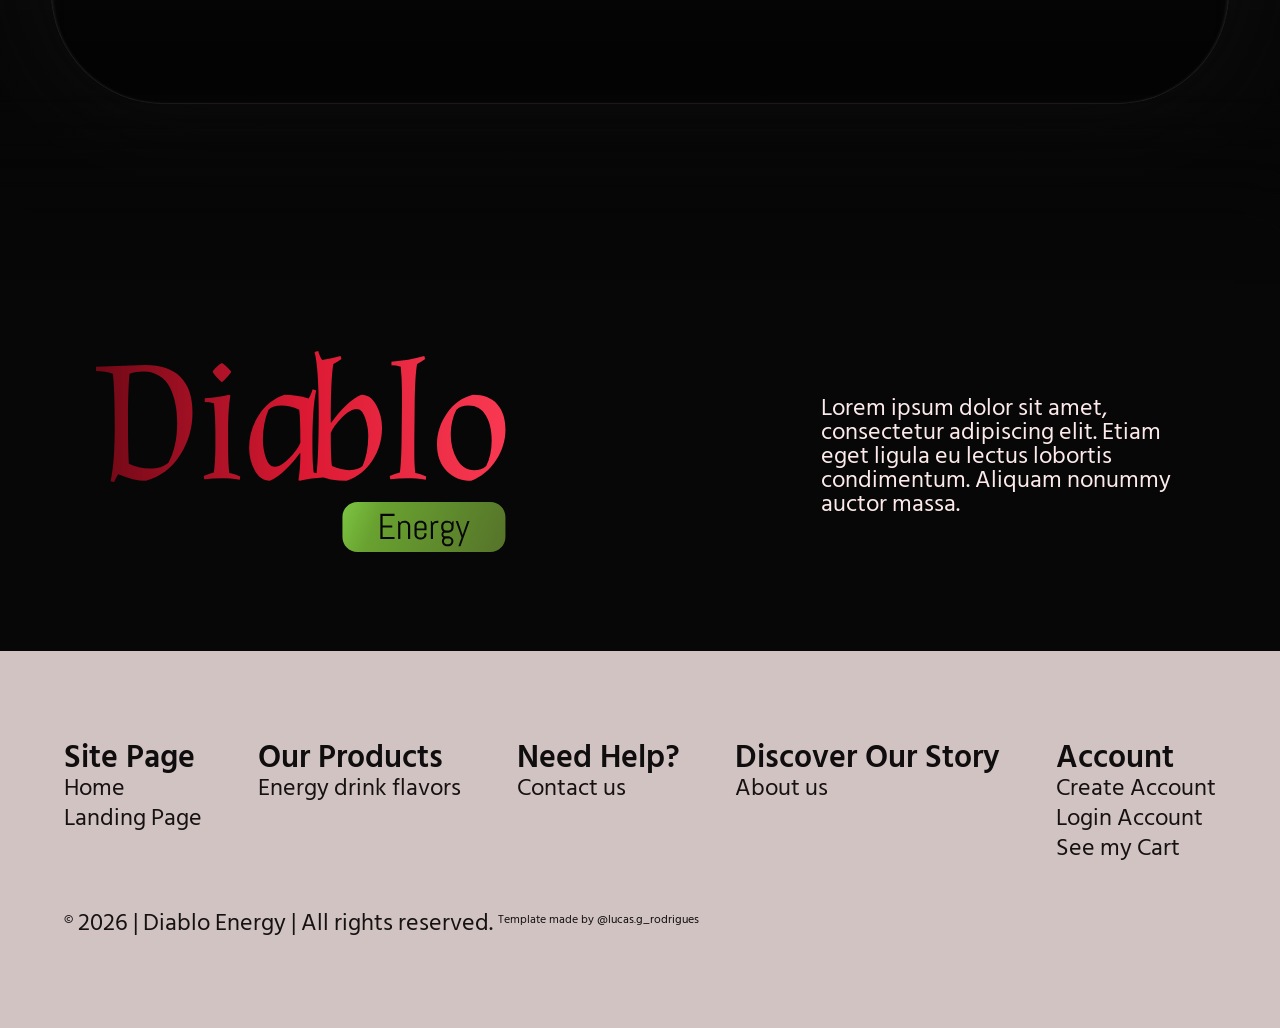
<file: OurProducts.html>
<!DOCTYPE html>
<html lang="en">

<head>
    <meta charset="UTF-8">
    <meta name="viewport" content="width=device-width, initial-scale=1.0">
    <title>| Diablo Energy</title>

    <link rel="stylesheet" href="style.css">
    <link rel="shortcut icon" href="img/Skull.png" type="image/x-icon">

    <link rel="preconnect" href="https://fonts.googleapis.com">
    <link rel="preconnect" href="https://fonts.gstatic.com" crossorigin>
    <link href="https://fonts.googleapis.com/css2?family=Hind+Siliguri:wght@300;400;500;600;700&display=swap"
        rel="stylesheet">
</head>

<body>
    <main id="OurProducts">
        <header>
            <div>
                <div id="Logo">
                    <svg width="410" height="202" viewBox="0 0 410 202" fill="none" xmlns="http://www.w3.org/2000/svg">
                        <path
                            d="M0 15.652L49.536 14.104C64.9013 14.104 76.54 18.06 84.452 25.972C92.4787 33.884 96.492 45.6947 96.492 61.404C96.492 76.9987 92.3067 91.2747 83.936 104.232C75.5653 117.189 64.2133 125.732 49.88 129.86C41.624 129.86 32.3933 127.681 22.188 123.324C20.2387 126.305 18.92 128.885 18.232 131.064L14.62 130.204C17.372 117.705 18.748 99.3587 18.748 75.164C18.748 50.9693 18.1173 33.4827 16.856 22.704C11.352 20.8693 5.73333 19.952 0 19.952V15.652ZM73.96 36.464C71.4373 31.4187 67.8253 27.52 63.124 24.768C58.5373 21.9013 53.492 20.468 47.988 20.468C42.484 20.468 37.668 21.2133 33.54 22.704C32.508 33.4827 31.992 48.676 31.992 68.284C31.992 87.7773 32.2787 102.569 32.852 112.66C39.044 115.871 46.096 117.476 54.008 117.476C61.92 117.476 68.0547 115.527 72.412 111.628C78.26 100.964 81.184 87.8347 81.184 72.24C81.184 58.0213 78.776 46.096 73.96 36.464Z"
                            fill="url(#paint0_linear_36_216)" />
                        <path
                            d="M132.12 80.152V94.6C132.12 106.984 132.522 116.157 133.324 122.12C136.535 122.808 140.147 123.897 144.16 125.388L143.816 128.656C137.395 127.739 131.318 127.28 125.584 127.28C119.851 127.28 114.06 127.624 108.212 128.312L107.696 125.044C111.136 123.553 114.519 122.407 117.844 121.604C118.876 113.807 119.392 104.805 119.392 94.6V80.152C119.392 70.864 118.934 61.576 118.016 52.288C115.035 51.3707 111.939 50.912 108.728 50.912V47.3C117.558 46.7267 125.699 45.58 133.152 43.86L134.356 44.548C132.866 53.3773 132.12 65.2453 132.12 80.152ZM135.216 20.64C134.414 22.1307 132.98 24.0227 130.916 26.316C128.967 28.6093 127.304 30.2147 125.928 31.132C124.552 30.2147 122.832 28.6093 120.768 26.316C118.819 24.0227 117.443 22.1307 116.64 20.64C117.328 19.264 118.647 17.716 120.596 15.996C122.546 14.1613 124.323 12.8427 125.928 12.04C127.419 12.9573 129.139 14.3333 131.088 16.168C133.038 17.888 134.414 19.3787 135.216 20.64Z"
                            fill="url(#paint1_linear_36_216)" />
                        <path
                            d="M153.123 97.008C153.123 85.0827 156.334 74.1893 162.755 64.328C169.176 54.352 177.776 47.5293 188.555 43.86C196.238 43.86 204.264 45.064 212.635 47.472C214.24 45.064 215.559 42.0253 216.591 38.356L220.203 39.388C217.68 49.708 216.419 67.94 216.419 94.084C216.419 105.78 216.82 114.953 217.623 121.604C220.375 122.521 223.471 122.98 226.911 122.98V126.592C219.572 126.936 211.832 128.025 203.691 129.86L202.487 129.172C203.748 121.26 204.379 112.316 204.379 102.34L203.691 102.168C199.678 107.901 194.919 113.463 189.415 118.852C183.911 124.241 178.694 127.911 173.763 129.86C167.456 129.86 162.411 126.363 158.627 119.368C154.958 112.373 153.123 104.92 153.123 97.008ZM166.883 89.268C166.883 94.8867 167.858 100.735 169.807 106.812C171.871 112.775 174.795 115.756 178.579 115.756C182.592 115.756 187.466 112.889 193.199 107.156C198.932 101.423 202.659 96.2627 204.379 91.676C204.379 74.5907 203.978 63.5827 203.175 58.652C197.098 55.9 191.192 54.524 185.459 54.524C179.84 54.524 175.54 55.9 172.559 58.652C168.775 67.3667 166.883 77.572 166.883 89.268Z"
                            fill="url(#paint2_linear_36_216)" />
                        <path
                            d="M286.023 76.712C286.023 88.6373 282.812 99.588 276.391 109.564C269.969 119.425 261.369 126.191 250.591 129.86C239.583 129.86 229.549 127.796 220.491 123.668C221.981 110.367 222.727 89.3253 222.727 60.544C222.727 31.7627 221.351 11.9253 218.599 1.032L222.211 0C223.243 3.66933 224.561 6.708 226.167 9.116C232.473 8.08399 238.608 6.708 244.571 4.988L245.431 8.084C243.252 9.804 240.557 11.4667 237.347 13.072C235.627 22.4747 234.767 41.9107 234.767 71.38L235.455 71.552C239.468 65.8187 244.227 60.2573 249.731 54.868C255.235 49.4787 260.452 45.8093 265.383 43.86C271.689 43.86 276.677 47.3573 280.347 54.352C284.131 61.3467 286.023 68.8 286.023 76.712ZM272.263 84.452C272.263 78.8333 271.231 73.0427 269.167 67.08C267.217 61.0027 264.351 57.964 260.567 57.964C256.553 57.964 251.68 60.8307 245.947 66.564C240.213 72.2973 236.487 77.4573 234.767 82.044C234.767 99.1293 235.168 110.137 235.971 115.068C242.048 117.82 247.896 119.196 253.515 119.196C259.248 119.196 263.605 117.82 266.587 115.068C270.371 106.353 272.263 96.148 272.263 84.452Z"
                            fill="url(#paint3_linear_36_216)" />
                        <path
                            d="M318.314 87.72C318.314 91.0453 318.314 96.32 318.314 103.544C318.314 110.653 318.658 116.845 319.346 122.12C322.557 122.808 326.169 123.897 330.182 125.388L329.838 128.656C323.417 127.739 317.34 127.28 311.606 127.28C305.873 127.28 300.082 127.624 294.234 128.312L293.718 125.044C297.158 123.553 300.541 122.407 303.866 121.604C304.898 114.265 305.472 102.971 305.586 87.72L305.93 55.556C305.93 52.5747 305.93 47.2427 305.93 39.56C305.93 31.7627 305.529 23.7933 304.726 15.652C301.745 14.7347 298.649 14.276 295.438 14.276V10.664C306.905 9.86133 317.856 7.96933 328.29 4.988L329.15 8.084C326.972 9.804 324.277 11.4667 321.066 13.072C319.69 20.64 318.888 34.8013 318.658 55.556L318.314 87.72Z"
                            fill="url(#paint4_linear_36_216)" />
                        <path
                            d="M375.221 129.86C365.245 129.86 357.046 126.535 350.625 119.884C344.203 113.119 340.993 104.289 340.993 93.396C340.993 82.5027 344.261 72.24 350.797 62.608C357.447 52.8613 366.162 46.612 376.941 43.86C387.605 43.86 395.689 46.956 401.193 53.148C406.697 59.34 409.449 67.8827 409.449 78.776C409.449 89.6693 406.238 99.932 399.817 109.564C393.395 119.196 385.197 125.961 375.221 129.86ZM372.297 54.524C367.481 54.524 363.525 55.9 360.429 58.652C356.645 65.876 354.753 74.1893 354.753 83.592C354.753 92.9947 356.874 101.308 361.117 108.532C365.359 115.641 371.035 119.196 378.145 119.196C382.961 119.196 386.974 117.763 390.185 114.896C393.854 107.901 395.689 99.416 395.689 89.44C395.689 79.3493 393.739 71.036 389.841 64.5C386.057 57.8493 380.209 54.524 372.297 54.524Z"
                            fill="url(#paint5_linear_36_216)" />
                        <path
                            d="M352.206 187.378C352.639 187.378 353.043 187.443 353.418 187.572C353.805 187.701 354.139 187.882 354.42 188.117C354.702 188.351 354.924 188.638 355.088 188.978C355.252 189.33 355.334 189.722 355.334 190.156V190.437C355.334 190.871 355.252 191.257 355.088 191.597C354.924 191.937 354.702 192.224 354.42 192.459C354.139 192.705 353.805 192.892 353.418 193.021C353.043 193.15 352.639 193.214 352.206 193.214H351.098C350.665 193.214 350.254 193.15 349.868 193.021C349.493 192.892 349.165 192.705 348.883 192.459C348.602 192.224 348.379 191.937 348.215 191.597C348.051 191.257 347.969 190.871 347.969 190.437V190.156C347.969 189.722 348.051 189.33 348.215 188.978C348.379 188.638 348.602 188.351 348.883 188.117C349.165 187.882 349.493 187.701 349.868 187.572C350.254 187.443 350.665 187.378 351.098 187.378H352.206Z"
                            fill="url(#paint6_linear_36_216)" />
                        <path
                            d="M352.276 171.751C352.709 171.751 353.114 171.834 353.489 171.998C353.875 172.162 354.209 172.384 354.491 172.666C354.784 172.947 355.012 173.281 355.176 173.668C355.34 174.043 355.422 174.447 355.422 174.88V176.48C355.422 176.914 355.34 177.324 355.176 177.71C355.012 178.085 354.784 178.414 354.491 178.695C354.209 178.976 353.875 179.199 353.489 179.363C353.114 179.527 352.709 179.609 352.276 179.609H350.483C350.049 179.609 349.639 179.527 349.252 179.363C348.877 179.199 348.549 178.976 348.268 178.695C347.987 178.414 347.764 178.085 347.6 177.71C347.436 177.324 347.354 176.914 347.354 176.48V174.88C347.354 174.447 347.436 174.043 347.6 173.668C347.764 173.281 347.987 172.947 348.268 172.666C348.549 172.384 348.877 172.162 349.252 171.998C349.639 171.834 350.049 171.751 350.483 171.751H352.276Z"
                            fill="url(#paint7_linear_36_216)" />
                        <path
                            d="M325.241 171.751C325.674 171.751 326.079 171.834 326.454 171.998C326.84 172.162 327.174 172.384 327.456 172.666C327.737 172.947 327.959 173.281 328.124 173.668C328.288 174.043 328.37 174.447 328.37 174.88V177.552H320.67V174.88C320.67 174.447 320.752 174.043 320.917 173.668C321.081 173.281 321.303 172.947 321.584 172.666C321.866 172.384 322.194 172.162 322.569 171.998C322.956 171.834 323.366 171.751 323.799 171.751H325.241Z"
                            fill="url(#paint8_linear_36_216)" />
                        <path fill-rule="evenodd" clip-rule="evenodd"
                            d="M394.449 151.064C402.733 151.064 409.449 157.78 409.449 166.064V186.064C409.449 194.348 402.733 201.064 394.449 201.064H261.449C253.164 201.064 246.449 194.348 246.449 186.064V166.064C246.449 157.78 253.164 151.064 261.449 151.064H394.449ZM350.483 169.712C349.756 169.712 349.071 169.853 348.426 170.134C347.782 170.404 347.219 170.779 346.739 171.259C346.258 171.74 345.877 172.302 345.596 172.947C345.327 173.591 345.192 174.277 345.192 175.003V176.357C345.192 177.177 345.356 177.933 345.684 178.625C346.012 179.316 346.458 179.908 347.02 180.4C346.551 180.74 346.182 181.185 345.913 181.736C345.643 182.275 345.508 182.861 345.508 183.494C345.508 184.197 345.672 184.841 346 185.427C346.34 186.001 346.792 186.459 347.354 186.798C346.909 187.232 346.557 187.742 346.299 188.328C346.042 188.914 345.913 189.558 345.913 190.261V190.332C345.913 191.058 346.047 191.726 346.317 192.335C346.598 192.945 346.979 193.466 347.459 193.9C347.94 194.334 348.502 194.668 349.147 194.902C349.792 195.148 350.477 195.271 351.204 195.271H352.1C352.827 195.271 353.512 195.148 354.157 194.902C354.801 194.668 355.364 194.334 355.844 193.9C356.325 193.466 356.7 192.945 356.969 192.335C357.25 191.726 357.391 191.058 357.391 190.332V190.261C357.391 189.535 357.25 188.867 356.969 188.257C356.7 187.648 356.325 187.126 355.844 186.693C355.364 186.259 354.801 185.925 354.157 185.691C353.512 185.445 352.827 185.322 352.1 185.322H349.147C348.901 185.322 348.667 185.275 348.444 185.181C348.221 185.087 348.022 184.959 347.846 184.794C347.682 184.619 347.553 184.419 347.459 184.197C347.366 183.974 347.319 183.74 347.319 183.494C347.319 183.248 347.366 183.013 347.459 182.791C347.553 182.556 347.682 182.357 347.846 182.193C348.022 182.029 348.221 181.9 348.444 181.806C348.667 181.701 348.901 181.648 349.147 181.648H352.276C353.002 181.648 353.688 181.513 354.333 181.244C354.977 180.962 355.54 180.582 356.02 180.101C356.5 179.621 356.875 179.058 357.145 178.414C357.426 177.769 357.567 177.084 357.567 176.357V170.064H356.846L355.668 171.892C355.176 171.224 354.555 170.697 353.805 170.31C353.067 169.912 352.258 169.712 351.379 169.712H350.483ZM359.729 170.064L365.565 186.517L362.366 195.271H364.458L373.563 170.064H371.401L366.725 183.705L366.655 184.636L366.584 183.705L361.891 170.064H359.729ZM323.799 169.712C323.073 169.712 322.387 169.853 321.743 170.134C321.098 170.404 320.536 170.779 320.055 171.259C319.575 171.74 319.194 172.302 318.913 172.947C318.643 173.591 318.508 174.277 318.508 175.003V183.125C318.508 183.851 318.643 184.537 318.913 185.181C319.194 185.826 319.575 186.388 320.055 186.869C320.536 187.349 321.098 187.73 321.743 188.011C322.387 188.281 323.073 188.416 323.799 188.416H325.241C325.967 188.416 326.653 188.281 327.297 188.011C327.942 187.73 328.504 187.349 328.985 186.869C329.465 186.388 329.84 185.826 330.11 185.181C330.391 184.537 330.532 183.851 330.532 183.125V182.404L328.37 182.052V183.248C328.37 183.681 328.288 184.091 328.124 184.478C327.959 184.853 327.737 185.181 327.456 185.462C327.174 185.744 326.84 185.966 326.454 186.13C326.079 186.294 325.674 186.376 325.241 186.376H323.799C323.366 186.376 322.956 186.294 322.569 186.13C322.194 185.966 321.866 185.744 321.584 185.462C321.303 185.181 321.081 184.853 320.917 184.478C320.752 184.091 320.67 183.681 320.67 183.248V179.24H330.532V175.003C330.532 174.277 330.391 173.591 330.11 172.947C329.84 172.302 329.465 171.74 328.985 171.259C328.504 170.779 327.942 170.404 327.297 170.134C326.653 169.853 325.967 169.712 325.241 169.712H323.799ZM284.354 162.857V188.064H298.54V185.902H286.622V176.55H296.272V174.388H286.622V165.019H298.54V162.857H284.354ZM308.348 169.712C307.469 169.712 306.655 169.912 305.905 170.31C305.167 170.697 304.551 171.224 304.059 171.892L302.881 170.064H302.161V188.064H304.323V174.88C304.323 174.447 304.405 174.043 304.569 173.668C304.733 173.281 304.956 172.947 305.237 172.666C305.518 172.384 305.846 172.162 306.221 171.998C306.608 171.834 307.018 171.751 307.452 171.751H308.893C309.327 171.751 309.731 171.834 310.106 171.998C310.493 172.162 310.827 172.384 311.108 172.666C311.389 172.947 311.612 173.281 311.776 173.668C311.94 174.043 312.022 174.447 312.022 174.88V188.064H314.184V175.003C314.184 174.277 314.043 173.591 313.762 172.947C313.493 172.302 313.118 171.74 312.637 171.259C312.157 170.779 311.594 170.404 310.95 170.134C310.305 169.853 309.62 169.712 308.893 169.712H308.348ZM341.043 169.712C340.165 169.712 339.35 169.912 338.6 170.31C337.862 170.697 337.247 171.224 336.754 171.892L335.577 170.064H334.856V188.064H337.018V175.25C337.018 174.816 337.1 174.412 337.264 174.037C337.428 173.65 337.651 173.316 337.932 173.035C338.213 172.753 338.542 172.531 338.917 172.367C339.303 172.203 339.713 172.121 340.147 172.121H342.309V169.712H341.043Z"
                            fill="url(#paint9_linear_36_216)" />
                        <defs>
                            <linearGradient id="paint0_linear_36_216" x1="-2.75195" y1="69.78" x2="417.248" y2="69.78"
                                gradientUnits="userSpaceOnUse">
                                <stop stop-color="#6D0815" />
                                <stop offset="0.5" stop-color="#DB1933" />
                                <stop offset="1" stop-color="#FA3A53" />
                            </linearGradient>
                            <linearGradient id="paint1_linear_36_216" x1="-2.75195" y1="69.78" x2="417.248" y2="69.78"
                                gradientUnits="userSpaceOnUse">
                                <stop stop-color="#6D0815" />
                                <stop offset="0.5" stop-color="#DB1933" />
                                <stop offset="1" stop-color="#FA3A53" />
                            </linearGradient>
                            <linearGradient id="paint2_linear_36_216" x1="-2.75195" y1="69.78" x2="417.248" y2="69.78"
                                gradientUnits="userSpaceOnUse">
                                <stop stop-color="#6D0815" />
                                <stop offset="0.5" stop-color="#DB1933" />
                                <stop offset="1" stop-color="#FA3A53" />
                            </linearGradient>
                            <linearGradient id="paint3_linear_36_216" x1="-2.75195" y1="69.78" x2="417.248" y2="69.78"
                                gradientUnits="userSpaceOnUse">
                                <stop stop-color="#6D0815" />
                                <stop offset="0.5" stop-color="#DB1933" />
                                <stop offset="1" stop-color="#FA3A53" />
                            </linearGradient>
                            <linearGradient id="paint4_linear_36_216" x1="-2.75195" y1="69.78" x2="417.248" y2="69.78"
                                gradientUnits="userSpaceOnUse">
                                <stop stop-color="#6D0815" />
                                <stop offset="0.5" stop-color="#DB1933" />
                                <stop offset="1" stop-color="#FA3A53" />
                            </linearGradient>
                            <linearGradient id="paint5_linear_36_216" x1="-2.75195" y1="69.78" x2="417.248" y2="69.78"
                                gradientUnits="userSpaceOnUse">
                                <stop stop-color="#6D0815" />
                                <stop offset="0.5" stop-color="#DB1933" />
                                <stop offset="1" stop-color="#FA3A53" />
                            </linearGradient>
                            <linearGradient id="paint6_linear_36_216" x1="236.449" y1="151.064" x2="409.449"
                                y2="222.064" gradientUnits="userSpaceOnUse">
                                <stop stop-color="#82CE48" />
                                <stop offset="0.249955" stop-color="#69A230" />
                                <stop offset="1" stop-color="#547029" />
                            </linearGradient>
                            <linearGradient id="paint7_linear_36_216" x1="236.449" y1="151.064" x2="409.449"
                                y2="222.064" gradientUnits="userSpaceOnUse">
                                <stop stop-color="#82CE48" />
                                <stop offset="0.249955" stop-color="#69A230" />
                                <stop offset="1" stop-color="#547029" />
                            </linearGradient>
                            <linearGradient id="paint8_linear_36_216" x1="236.449" y1="151.064" x2="409.449"
                                y2="222.064" gradientUnits="userSpaceOnUse">
                                <stop stop-color="#82CE48" />
                                <stop offset="0.249955" stop-color="#69A230" />
                                <stop offset="1" stop-color="#547029" />
                            </linearGradient>
                            <linearGradient id="paint9_linear_36_216" x1="236.449" y1="151.064" x2="409.449"
                                y2="222.064" gradientUnits="userSpaceOnUse">
                                <stop stop-color="#82CE48" />
                                <stop offset="0.249955" stop-color="#69A230" />
                                <stop offset="1" stop-color="#547029" />
                            </linearGradient>
                        </defs>
                    </svg>
                </div>

                <nav>
                    <a href="index.html">
                        <h3>
                            Home
                        </h3>
                    </a>

                    <a href="OurProducts.html">
                        <h3 id="CurrentPage">
                            Our Products
                        </h3>
                    </a>

                    <a href="AboutUs.html">
                        <h3>
                            About Us
                        </h3>
                    </a>

                    <a href="NeedHelp.html">
                        <h3>
                            Need Help?
                        </h3>
                    </a>

                    <button onclick="location.href='CreateAccount.html'" type="button" id="discoverProducts">
                        <svg width="31" height="30" viewBox="0 0 31 30" fill="none" xmlns="http://www.w3.org/2000/svg">
                            <path
                                d="M22.3889 8.57143C22.3889 4.78433 19.3046 1.71429 15.5 1.71429C11.6954 1.71429 8.61111 4.78433 8.61111 8.57143C8.61111 12.3585 11.6954 15.4286 15.5 15.4286C19.3046 15.4286 22.3889 12.3585 22.3889 8.57143ZM24.1111 8.57143C24.1111 13.3053 20.2558 17.1429 15.5 17.1429C10.7442 17.1429 6.88889 13.3053 6.88889 8.57143C6.88889 3.83756 10.7442 0 15.5 0C20.2558 0 24.1111 3.83756 24.1111 8.57143Z"
                                fill="#0F0D0D" />
                            <path
                                d="M29.2778 29.1429C29.2778 25.3558 24.4713 22.2857 20.6667 22.2857H10.3333C6.52871 22.2857 1.72222 25.3558 1.72222 29.1429C1.72222 29.6162 1.33669 30 0.861111 30C0.385533 30 0 29.6162 0 29.1429C0 24.409 5.57755 20.5714 10.3333 20.5714H20.6667C25.4225 20.5714 31 24.409 31 29.1429C31 29.6162 30.6145 30 30.1389 30C29.6633 30 29.2778 29.6162 29.2778 29.1429Z"
                                fill="#0F0D0D" />
                        </svg>


                        <h3>
                            Create Account
                        </h3>
                    </button>
                </nav>
            </div>
        </header>

        <section id="Banner">
            <div>
                <h2>
                    Lorem ipsum dolor sit amet, consectetur adipiscing elit. Etiam eget ligula eu lectus lobortis
                    condimentum. Aliquam nonummy auctor massa.
                </h2>
            </div>

            <div>
                <h1>
                    Lorem Ipsum
                </h1>

                <h2>
                    Lorem ipsum dolor sit amet, consectetur adipiscing elit.
                </h2>

                <button onclick="location.href='ProductPage.html'">
                    <h3>
                        See More
                    </h3>
                </button>
            </div>
        </section>

        <div id="BackGroundFade">
            <section id="Products">
                <div class="Head">
                    <form action="" id="Search">
                        <input type="search" id="SearchTerm" required placeholder="Search">

                        <button>
                            <svg width="25" height="25" viewBox="0 0 25 25" fill="none"
                                xmlns="http://www.w3.org/2000/svg">
                                <path
                                    d="M17.5 9.99998C17.5 5.85785 14.1421 2.49998 9.99998 2.49998C5.85786 2.49998 2.49998 5.85786 2.49998 9.99998C2.49998 14.1421 5.85785 17.5 9.99998 17.5C14.1421 17.5 17.5 14.1421 17.5 9.99998ZM20 9.99998C20 12.3109 19.2161 14.4386 17.8998 16.132L24.6339 22.8661C25.122 23.3543 25.122 24.1457 24.6339 24.6339C24.1457 25.122 23.3543 25.122 22.8661 24.6339L16.132 17.8998C14.4386 19.2161 12.3109 20 9.99998 20C4.47714 20 0 15.5228 0 9.99998C6.4959e-06 4.47714 4.47714 6.49432e-06 9.99998 0C15.5228 0 20 4.47714 20 9.99998Z"
                                    fill="#D2C3C3" />
                            </svg>
                        </button>
                    </form>

                    <h1>
                        Our Products
                    </h1>
                </div>

                <div id="SearchAnimation">
                    <div id="Exhibitor">
                        <div id="Filters">
                            <button class="ProductLine" id="LineTradicional">
                                <h2>
                                    Diablo Tradicional
                                </h2>
                            </button>

                            <button class="ProductLine" id="LineZero">
                                <h2>
                                    Diablo Zero
                                </h2>
                            </button>

                            <button class="ProductLine" id="LineDiet">
                                <h2>
                                    Diablo Diet
                                </h2>
                            </button>

                            <button class="ProductLine" id="LineExtra">
                                <h2>
                                    Diablo Extra
                                </h2>
                            </button>

                            <button class="ProductLine" id="LineFruits">
                                <h2>
                                    Diablo Fruits
                                </h2>
                            </button>
                        </div>

                        <div id="Content">
                            <div id="ProductLines">
                                <div class="Line">
                                    <svg width="410" height="202" viewBox="0 0 410 202" fill="none"
                                        xmlns="http://www.w3.org/2000/svg">
                                        <path
                                            d="M0 15.652L49.536 14.104C64.9013 14.104 76.54 18.06 84.452 25.972C92.4787 33.884 96.492 45.6947 96.492 61.404C96.492 76.9987 92.3067 91.2747 83.936 104.232C75.5653 117.189 64.2133 125.732 49.88 129.86C41.624 129.86 32.3933 127.681 22.188 123.324C20.2387 126.305 18.92 128.885 18.232 131.064L14.62 130.204C17.372 117.705 18.748 99.3587 18.748 75.164C18.748 50.9693 18.1173 33.4827 16.856 22.704C11.352 20.8693 5.73333 19.952 0 19.952V15.652ZM73.96 36.464C71.4373 31.4187 67.8253 27.52 63.124 24.768C58.5373 21.9013 53.492 20.468 47.988 20.468C42.484 20.468 37.668 21.2133 33.54 22.704C32.508 33.4827 31.992 48.676 31.992 68.284C31.992 87.7773 32.2787 102.569 32.852 112.66C39.044 115.871 46.096 117.476 54.008 117.476C61.92 117.476 68.0547 115.527 72.412 111.628C78.26 100.964 81.184 87.8347 81.184 72.24C81.184 58.0213 78.776 46.096 73.96 36.464Z"
                                            fill="url(#paint0_linear_36_216)" />
                                        <path
                                            d="M132.12 80.152V94.6C132.12 106.984 132.522 116.157 133.324 122.12C136.535 122.808 140.147 123.897 144.16 125.388L143.816 128.656C137.395 127.739 131.318 127.28 125.584 127.28C119.851 127.28 114.06 127.624 108.212 128.312L107.696 125.044C111.136 123.553 114.519 122.407 117.844 121.604C118.876 113.807 119.392 104.805 119.392 94.6V80.152C119.392 70.864 118.934 61.576 118.016 52.288C115.035 51.3707 111.939 50.912 108.728 50.912V47.3C117.558 46.7267 125.699 45.58 133.152 43.86L134.356 44.548C132.866 53.3773 132.12 65.2453 132.12 80.152ZM135.216 20.64C134.414 22.1307 132.98 24.0227 130.916 26.316C128.967 28.6093 127.304 30.2147 125.928 31.132C124.552 30.2147 122.832 28.6093 120.768 26.316C118.819 24.0227 117.443 22.1307 116.64 20.64C117.328 19.264 118.647 17.716 120.596 15.996C122.546 14.1613 124.323 12.8427 125.928 12.04C127.419 12.9573 129.139 14.3333 131.088 16.168C133.038 17.888 134.414 19.3787 135.216 20.64Z"
                                            fill="url(#paint1_linear_36_216)" />
                                        <path
                                            d="M153.123 97.008C153.123 85.0827 156.334 74.1893 162.755 64.328C169.176 54.352 177.776 47.5293 188.555 43.86C196.238 43.86 204.264 45.064 212.635 47.472C214.24 45.064 215.559 42.0253 216.591 38.356L220.203 39.388C217.68 49.708 216.419 67.94 216.419 94.084C216.419 105.78 216.82 114.953 217.623 121.604C220.375 122.521 223.471 122.98 226.911 122.98V126.592C219.572 126.936 211.832 128.025 203.691 129.86L202.487 129.172C203.748 121.26 204.379 112.316 204.379 102.34L203.691 102.168C199.678 107.901 194.919 113.463 189.415 118.852C183.911 124.241 178.694 127.911 173.763 129.86C167.456 129.86 162.411 126.363 158.627 119.368C154.958 112.373 153.123 104.92 153.123 97.008ZM166.883 89.268C166.883 94.8867 167.858 100.735 169.807 106.812C171.871 112.775 174.795 115.756 178.579 115.756C182.592 115.756 187.466 112.889 193.199 107.156C198.932 101.423 202.659 96.2627 204.379 91.676C204.379 74.5907 203.978 63.5827 203.175 58.652C197.098 55.9 191.192 54.524 185.459 54.524C179.84 54.524 175.54 55.9 172.559 58.652C168.775 67.3667 166.883 77.572 166.883 89.268Z"
                                            fill="url(#paint2_linear_36_216)" />
                                        <path
                                            d="M286.023 76.712C286.023 88.6373 282.812 99.588 276.391 109.564C269.969 119.425 261.369 126.191 250.591 129.86C239.583 129.86 229.549 127.796 220.491 123.668C221.981 110.367 222.727 89.3253 222.727 60.544C222.727 31.7627 221.351 11.9253 218.599 1.032L222.211 0C223.243 3.66933 224.561 6.708 226.167 9.116C232.473 8.08399 238.608 6.708 244.571 4.988L245.431 8.084C243.252 9.804 240.557 11.4667 237.347 13.072C235.627 22.4747 234.767 41.9107 234.767 71.38L235.455 71.552C239.468 65.8187 244.227 60.2573 249.731 54.868C255.235 49.4787 260.452 45.8093 265.383 43.86C271.689 43.86 276.677 47.3573 280.347 54.352C284.131 61.3467 286.023 68.8 286.023 76.712ZM272.263 84.452C272.263 78.8333 271.231 73.0427 269.167 67.08C267.217 61.0027 264.351 57.964 260.567 57.964C256.553 57.964 251.68 60.8307 245.947 66.564C240.213 72.2973 236.487 77.4573 234.767 82.044C234.767 99.1293 235.168 110.137 235.971 115.068C242.048 117.82 247.896 119.196 253.515 119.196C259.248 119.196 263.605 117.82 266.587 115.068C270.371 106.353 272.263 96.148 272.263 84.452Z"
                                            fill="url(#paint3_linear_36_216)" />
                                        <path
                                            d="M318.314 87.72C318.314 91.0453 318.314 96.32 318.314 103.544C318.314 110.653 318.658 116.845 319.346 122.12C322.557 122.808 326.169 123.897 330.182 125.388L329.838 128.656C323.417 127.739 317.34 127.28 311.606 127.28C305.873 127.28 300.082 127.624 294.234 128.312L293.718 125.044C297.158 123.553 300.541 122.407 303.866 121.604C304.898 114.265 305.472 102.971 305.586 87.72L305.93 55.556C305.93 52.5747 305.93 47.2427 305.93 39.56C305.93 31.7627 305.529 23.7933 304.726 15.652C301.745 14.7347 298.649 14.276 295.438 14.276V10.664C306.905 9.86133 317.856 7.96933 328.29 4.988L329.15 8.084C326.972 9.804 324.277 11.4667 321.066 13.072C319.69 20.64 318.888 34.8013 318.658 55.556L318.314 87.72Z"
                                            fill="url(#paint4_linear_36_216)" />
                                        <path
                                            d="M375.221 129.86C365.245 129.86 357.046 126.535 350.625 119.884C344.203 113.119 340.993 104.289 340.993 93.396C340.993 82.5027 344.261 72.24 350.797 62.608C357.447 52.8613 366.162 46.612 376.941 43.86C387.605 43.86 395.689 46.956 401.193 53.148C406.697 59.34 409.449 67.8827 409.449 78.776C409.449 89.6693 406.238 99.932 399.817 109.564C393.395 119.196 385.197 125.961 375.221 129.86ZM372.297 54.524C367.481 54.524 363.525 55.9 360.429 58.652C356.645 65.876 354.753 74.1893 354.753 83.592C354.753 92.9947 356.874 101.308 361.117 108.532C365.359 115.641 371.035 119.196 378.145 119.196C382.961 119.196 386.974 117.763 390.185 114.896C393.854 107.901 395.689 99.416 395.689 89.44C395.689 79.3493 393.739 71.036 389.841 64.5C386.057 57.8493 380.209 54.524 372.297 54.524Z"
                                            fill="url(#paint5_linear_36_216)" />
                                        <path
                                            d="M352.206 187.378C352.639 187.378 353.043 187.443 353.418 187.572C353.805 187.701 354.139 187.882 354.42 188.117C354.702 188.351 354.924 188.638 355.088 188.978C355.252 189.33 355.334 189.722 355.334 190.156V190.437C355.334 190.871 355.252 191.257 355.088 191.597C354.924 191.937 354.702 192.224 354.42 192.459C354.139 192.705 353.805 192.892 353.418 193.021C353.043 193.15 352.639 193.214 352.206 193.214H351.098C350.665 193.214 350.254 193.15 349.868 193.021C349.493 192.892 349.165 192.705 348.883 192.459C348.602 192.224 348.379 191.937 348.215 191.597C348.051 191.257 347.969 190.871 347.969 190.437V190.156C347.969 189.722 348.051 189.33 348.215 188.978C348.379 188.638 348.602 188.351 348.883 188.117C349.165 187.882 349.493 187.701 349.868 187.572C350.254 187.443 350.665 187.378 351.098 187.378H352.206Z"
                                            fill="url(#paint6_linear_36_216)" />
                                        <path
                                            d="M352.276 171.751C352.709 171.751 353.114 171.834 353.489 171.998C353.875 172.162 354.209 172.384 354.491 172.666C354.784 172.947 355.012 173.281 355.176 173.668C355.34 174.043 355.422 174.447 355.422 174.88V176.48C355.422 176.914 355.34 177.324 355.176 177.71C355.012 178.085 354.784 178.414 354.491 178.695C354.209 178.976 353.875 179.199 353.489 179.363C353.114 179.527 352.709 179.609 352.276 179.609H350.483C350.049 179.609 349.639 179.527 349.252 179.363C348.877 179.199 348.549 178.976 348.268 178.695C347.987 178.414 347.764 178.085 347.6 177.71C347.436 177.324 347.354 176.914 347.354 176.48V174.88C347.354 174.447 347.436 174.043 347.6 173.668C347.764 173.281 347.987 172.947 348.268 172.666C348.549 172.384 348.877 172.162 349.252 171.998C349.639 171.834 350.049 171.751 350.483 171.751H352.276Z"
                                            fill="url(#paint7_linear_36_216)" />
                                        <path
                                            d="M325.241 171.751C325.674 171.751 326.079 171.834 326.454 171.998C326.84 172.162 327.174 172.384 327.456 172.666C327.737 172.947 327.959 173.281 328.124 173.668C328.288 174.043 328.37 174.447 328.37 174.88V177.552H320.67V174.88C320.67 174.447 320.752 174.043 320.917 173.668C321.081 173.281 321.303 172.947 321.584 172.666C321.866 172.384 322.194 172.162 322.569 171.998C322.956 171.834 323.366 171.751 323.799 171.751H325.241Z"
                                            fill="url(#paint8_linear_36_216)" />
                                        <path fill-rule="evenodd" clip-rule="evenodd"
                                            d="M394.449 151.064C402.733 151.064 409.449 157.78 409.449 166.064V186.064C409.449 194.348 402.733 201.064 394.449 201.064H261.449C253.164 201.064 246.449 194.348 246.449 186.064V166.064C246.449 157.78 253.164 151.064 261.449 151.064H394.449ZM350.483 169.712C349.756 169.712 349.071 169.853 348.426 170.134C347.782 170.404 347.219 170.779 346.739 171.259C346.258 171.74 345.877 172.302 345.596 172.947C345.327 173.591 345.192 174.277 345.192 175.003V176.357C345.192 177.177 345.356 177.933 345.684 178.625C346.012 179.316 346.458 179.908 347.02 180.4C346.551 180.74 346.182 181.185 345.913 181.736C345.643 182.275 345.508 182.861 345.508 183.494C345.508 184.197 345.672 184.841 346 185.427C346.34 186.001 346.792 186.459 347.354 186.798C346.909 187.232 346.557 187.742 346.299 188.328C346.042 188.914 345.913 189.558 345.913 190.261V190.332C345.913 191.058 346.047 191.726 346.317 192.335C346.598 192.945 346.979 193.466 347.459 193.9C347.94 194.334 348.502 194.668 349.147 194.902C349.792 195.148 350.477 195.271 351.204 195.271H352.1C352.827 195.271 353.512 195.148 354.157 194.902C354.801 194.668 355.364 194.334 355.844 193.9C356.325 193.466 356.7 192.945 356.969 192.335C357.25 191.726 357.391 191.058 357.391 190.332V190.261C357.391 189.535 357.25 188.867 356.969 188.257C356.7 187.648 356.325 187.126 355.844 186.693C355.364 186.259 354.801 185.925 354.157 185.691C353.512 185.445 352.827 185.322 352.1 185.322H349.147C348.901 185.322 348.667 185.275 348.444 185.181C348.221 185.087 348.022 184.959 347.846 184.794C347.682 184.619 347.553 184.419 347.459 184.197C347.366 183.974 347.319 183.74 347.319 183.494C347.319 183.248 347.366 183.013 347.459 182.791C347.553 182.556 347.682 182.357 347.846 182.193C348.022 182.029 348.221 181.9 348.444 181.806C348.667 181.701 348.901 181.648 349.147 181.648H352.276C353.002 181.648 353.688 181.513 354.333 181.244C354.977 180.962 355.54 180.582 356.02 180.101C356.5 179.621 356.875 179.058 357.145 178.414C357.426 177.769 357.567 177.084 357.567 176.357V170.064H356.846L355.668 171.892C355.176 171.224 354.555 170.697 353.805 170.31C353.067 169.912 352.258 169.712 351.379 169.712H350.483ZM359.729 170.064L365.565 186.517L362.366 195.271H364.458L373.563 170.064H371.401L366.725 183.705L366.655 184.636L366.584 183.705L361.891 170.064H359.729ZM323.799 169.712C323.073 169.712 322.387 169.853 321.743 170.134C321.098 170.404 320.536 170.779 320.055 171.259C319.575 171.74 319.194 172.302 318.913 172.947C318.643 173.591 318.508 174.277 318.508 175.003V183.125C318.508 183.851 318.643 184.537 318.913 185.181C319.194 185.826 319.575 186.388 320.055 186.869C320.536 187.349 321.098 187.73 321.743 188.011C322.387 188.281 323.073 188.416 323.799 188.416H325.241C325.967 188.416 326.653 188.281 327.297 188.011C327.942 187.73 328.504 187.349 328.985 186.869C329.465 186.388 329.84 185.826 330.11 185.181C330.391 184.537 330.532 183.851 330.532 183.125V182.404L328.37 182.052V183.248C328.37 183.681 328.288 184.091 328.124 184.478C327.959 184.853 327.737 185.181 327.456 185.462C327.174 185.744 326.84 185.966 326.454 186.13C326.079 186.294 325.674 186.376 325.241 186.376H323.799C323.366 186.376 322.956 186.294 322.569 186.13C322.194 185.966 321.866 185.744 321.584 185.462C321.303 185.181 321.081 184.853 320.917 184.478C320.752 184.091 320.67 183.681 320.67 183.248V179.24H330.532V175.003C330.532 174.277 330.391 173.591 330.11 172.947C329.84 172.302 329.465 171.74 328.985 171.259C328.504 170.779 327.942 170.404 327.297 170.134C326.653 169.853 325.967 169.712 325.241 169.712H323.799ZM284.354 162.857V188.064H298.54V185.902H286.622V176.55H296.272V174.388H286.622V165.019H298.54V162.857H284.354ZM308.348 169.712C307.469 169.712 306.655 169.912 305.905 170.31C305.167 170.697 304.551 171.224 304.059 171.892L302.881 170.064H302.161V188.064H304.323V174.88C304.323 174.447 304.405 174.043 304.569 173.668C304.733 173.281 304.956 172.947 305.237 172.666C305.518 172.384 305.846 172.162 306.221 171.998C306.608 171.834 307.018 171.751 307.452 171.751H308.893C309.327 171.751 309.731 171.834 310.106 171.998C310.493 172.162 310.827 172.384 311.108 172.666C311.389 172.947 311.612 173.281 311.776 173.668C311.94 174.043 312.022 174.447 312.022 174.88V188.064H314.184V175.003C314.184 174.277 314.043 173.591 313.762 172.947C313.493 172.302 313.118 171.74 312.637 171.259C312.157 170.779 311.594 170.404 310.95 170.134C310.305 169.853 309.62 169.712 308.893 169.712H308.348ZM341.043 169.712C340.165 169.712 339.35 169.912 338.6 170.31C337.862 170.697 337.247 171.224 336.754 171.892L335.577 170.064H334.856V188.064H337.018V175.25C337.018 174.816 337.1 174.412 337.264 174.037C337.428 173.65 337.651 173.316 337.932 173.035C338.213 172.753 338.542 172.531 338.917 172.367C339.303 172.203 339.713 172.121 340.147 172.121H342.309V169.712H341.043Z"
                                            fill="url(#paint9_linear_36_216)" />
                                        <defs>
                                            <linearGradient id="paint0_linear_36_216" x1="-2.75195" y1="69.78"
                                                x2="417.248" y2="69.78" gradientUnits="userSpaceOnUse">
                                                <stop stop-color="#6D0815" />
                                                <stop offset="0.5" stop-color="#DB1933" />
                                                <stop offset="1" stop-color="#FA3A53" />
                                            </linearGradient>
                                            <linearGradient id="paint1_linear_36_216" x1="-2.75195" y1="69.78"
                                                x2="417.248" y2="69.78" gradientUnits="userSpaceOnUse">
                                                <stop stop-color="#6D0815" />
                                                <stop offset="0.5" stop-color="#DB1933" />
                                                <stop offset="1" stop-color="#FA3A53" />
                                            </linearGradient>
                                            <linearGradient id="paint2_linear_36_216" x1="-2.75195" y1="69.78"
                                                x2="417.248" y2="69.78" gradientUnits="userSpaceOnUse">
                                                <stop stop-color="#6D0815" />
                                                <stop offset="0.5" stop-color="#DB1933" />
                                                <stop offset="1" stop-color="#FA3A53" />
                                            </linearGradient>
                                            <linearGradient id="paint3_linear_36_216" x1="-2.75195" y1="69.78"
                                                x2="417.248" y2="69.78" gradientUnits="userSpaceOnUse">
                                                <stop stop-color="#6D0815" />
                                                <stop offset="0.5" stop-color="#DB1933" />
                                                <stop offset="1" stop-color="#FA3A53" />
                                            </linearGradient>
                                            <linearGradient id="paint4_linear_36_216" x1="-2.75195" y1="69.78"
                                                x2="417.248" y2="69.78" gradientUnits="userSpaceOnUse">
                                                <stop stop-color="#6D0815" />
                                                <stop offset="0.5" stop-color="#DB1933" />
                                                <stop offset="1" stop-color="#FA3A53" />
                                            </linearGradient>
                                            <linearGradient id="paint5_linear_36_216" x1="-2.75195" y1="69.78"
                                                x2="417.248" y2="69.78" gradientUnits="userSpaceOnUse">
                                                <stop stop-color="#6D0815" />
                                                <stop offset="0.5" stop-color="#DB1933" />
                                                <stop offset="1" stop-color="#FA3A53" />
                                            </linearGradient>
                                            <linearGradient id="paint6_linear_36_216" x1="236.449" y1="151.064"
                                                x2="409.449" y2="222.064" gradientUnits="userSpaceOnUse">
                                                <stop stop-color="#82CE48" />
                                                <stop offset="0.249955" stop-color="#69A230" />
                                                <stop offset="1" stop-color="#547029" />
                                            </linearGradient>
                                            <linearGradient id="paint7_linear_36_216" x1="236.449" y1="151.064"
                                                x2="409.449" y2="222.064" gradientUnits="userSpaceOnUse">
                                                <stop stop-color="#82CE48" />
                                                <stop offset="0.249955" stop-color="#69A230" />
                                                <stop offset="1" stop-color="#547029" />
                                            </linearGradient>
                                            <linearGradient id="paint8_linear_36_216" x1="236.449" y1="151.064"
                                                x2="409.449" y2="222.064" gradientUnits="userSpaceOnUse">
                                                <stop stop-color="#82CE48" />
                                                <stop offset="0.249955" stop-color="#69A230" />
                                                <stop offset="1" stop-color="#547029" />
                                            </linearGradient>
                                            <linearGradient id="paint9_linear_36_216" x1="236.449" y1="151.064"
                                                x2="409.449" y2="222.064" gradientUnits="userSpaceOnUse">
                                                <stop stop-color="#82CE48" />
                                                <stop offset="0.249955" stop-color="#69A230" />
                                                <stop offset="1" stop-color="#547029" />
                                            </linearGradient>
                                        </defs>
                                    </svg>

                                    <h2>
                                        Lorem ipsum dolor sit amet, consectetur adipiscing elit. Etiam eget ligula eu
                                        lectus
                                        lobortis condimentum. Aliquam nonummy auctor massa.
                                    </h2>
                                </div>

                                <div class="Line">
                                    <svg width="350" height="166" viewBox="0 0 350 166" fill="none"
                                        xmlns="http://www.w3.org/2000/svg">
                                        <path
                                            d="M0 13.1294L41.5523 11.8308C54.4412 11.8308 64.204 15.1493 70.8409 21.7861C77.5739 28.4229 80.9404 38.33 80.9404 51.5075C80.9404 64.5888 77.4296 76.5639 70.408 87.4329C63.3865 98.3019 53.8641 105.468 41.8408 108.93C34.9155 108.93 27.1725 107.103 18.612 103.448C16.9768 105.949 15.8707 108.113 15.2935 109.94L12.2637 109.219C14.5722 98.7347 15.7264 83.345 15.7264 63.0498C15.7264 42.7546 15.1974 28.0863 14.1393 19.0448C9.5224 17.5058 4.80929 16.7363 0 16.7363V13.1294ZM62.0398 30.5871C59.9238 26.3549 56.8939 23.0846 52.9503 20.7761C49.1029 18.3715 44.8707 17.1692 40.2538 17.1692C35.6368 17.1692 31.597 17.7944 28.1343 19.0448C27.2687 28.0863 26.8358 40.8309 26.8358 57.2786C26.8358 73.6302 27.0763 86.0382 27.5572 94.5025C32.7513 97.1958 38.6667 98.5424 45.3035 98.5424C51.9403 98.5424 57.0863 96.9072 60.7413 93.6369C65.6468 84.6916 68.0996 73.6783 68.0996 60.597C68.0996 48.67 66.0797 38.6667 62.0398 30.5871Z"
                                            fill="url(#paint0_linear_180_1060)" />
                                        <path
                                            d="M110.826 67.2339V79.3533C110.826 89.7413 111.163 97.4362 111.836 102.438C114.529 103.015 117.559 103.929 120.926 105.179L120.637 107.92C115.251 107.151 110.153 106.766 105.344 106.766C100.534 106.766 95.6771 107.055 90.7716 107.632L90.3388 104.891C93.2243 103.64 96.0618 102.678 98.8512 102.005C99.7169 95.4644 100.15 87.9138 100.15 79.3533V67.2339C100.15 59.4428 99.765 51.6518 98.9955 43.8607C96.4946 43.0912 93.8976 42.7065 91.2044 42.7065V39.6766C98.6107 39.1957 105.44 38.2339 111.692 36.7911L112.702 37.3682C111.452 44.7745 110.826 54.7297 110.826 67.2339ZM113.423 17.3134C112.75 18.5639 111.548 20.1509 109.816 22.0746C108.181 23.9984 106.787 25.345 105.632 26.1144C104.478 25.345 103.035 23.9984 101.304 22.0746C99.6688 20.1509 98.5145 18.5639 97.8412 17.3134C98.4184 16.1592 99.5245 14.8607 101.16 13.4179C102.795 11.8789 104.286 10.7728 105.632 10.0995C106.883 10.869 108.326 12.0232 109.961 13.5622C111.596 15.005 112.75 16.2554 113.423 17.3134Z"
                                            fill="url(#paint1_linear_180_1060)" />
                                        <path
                                            d="M128.444 81.3732C128.444 71.3699 131.137 62.2322 136.524 53.9602C141.91 45.5921 149.124 39.869 158.166 36.7911C164.61 36.7911 171.343 37.801 178.365 39.8209C179.711 37.801 180.817 35.2521 181.683 32.1741L184.713 33.0398C182.597 41.6965 181.539 56.9901 181.539 78.9204C181.539 88.7314 181.875 96.4263 182.549 102.005C184.857 102.775 187.454 103.159 190.34 103.159V106.189C184.184 106.478 177.691 107.391 170.862 108.93L169.852 108.353C170.91 101.716 171.439 94.214 171.439 85.8458L170.862 85.7015C167.496 90.5108 163.504 95.1758 158.887 99.6966C154.27 104.217 149.894 107.295 145.758 108.93C140.467 108.93 136.235 105.997 133.061 100.129C129.983 94.2621 128.444 88.01 128.444 81.3732ZM139.986 74.8806C139.986 79.5938 140.804 84.4992 142.439 89.5971C144.17 94.5987 146.623 97.0996 149.797 97.0996C153.164 97.0996 157.252 94.6949 162.061 89.8856C166.87 85.0763 169.996 80.748 171.439 76.9005C171.439 62.5689 171.103 53.335 170.429 49.199C165.331 46.8906 160.378 45.7363 155.569 45.7363C150.855 45.7363 147.248 46.8906 144.748 49.199C141.573 56.5092 139.986 65.0697 139.986 74.8806Z"
                                            fill="url(#paint2_linear_180_1060)" />
                                        <path
                                            d="M239.924 64.3483C239.924 74.3516 237.231 83.5374 231.845 91.9055C226.458 100.178 219.244 105.852 210.203 108.93C200.969 108.93 192.553 107.199 184.954 103.736C186.204 92.5788 186.83 74.9287 186.83 50.7861C186.83 26.6435 185.675 2.5033 183.367 0.86567L186.397 0C187.262 3.07795 188.369 5.62687 189.715 7.64677C195.005 6.78109 200.151 5.62687 205.153 4.18408L205.874 6.7811C204.047 8.22388 201.787 9.61858 199.093 10.9652C197.651 18.8524 196.929 35.1559 196.929 59.8757L197.506 60.0199C200.873 55.2106 204.865 50.5456 209.481 46.0249C214.098 41.5042 218.475 38.4262 222.611 36.7911C227.901 36.7911 232.085 39.7247 235.163 45.5921C238.337 51.4594 239.924 57.7115 239.924 64.3483ZM228.382 70.8408C228.382 66.1277 227.516 61.2704 225.785 56.2687C224.15 51.1708 221.745 48.6219 218.571 48.6219C215.204 48.6219 211.117 51.0266 206.307 55.8359C201.498 60.6451 198.372 64.9735 196.929 68.8209C196.929 83.1526 197.266 92.3865 197.939 96.5224C203.037 98.8309 207.942 99.9851 212.656 99.9851C217.465 99.9851 221.12 98.8309 223.621 96.5224C226.795 89.2123 228.382 80.6518 228.382 70.8408Z"
                                            fill="url(#paint3_linear_180_1060)" />
                                        <path
                                            d="M267.011 73.5821C267.011 76.3715 267.011 80.7961 267.011 86.8558C267.011 92.8193 267.3 98.0133 267.877 102.438C270.57 103.015 273.6 103.929 276.967 105.179L276.678 107.92C271.292 107.151 266.194 106.766 261.385 106.766C256.575 106.766 251.718 107.055 246.812 107.632L246.38 104.891C249.265 103.64 252.103 102.678 254.892 102.005C255.758 95.8492 256.239 86.3748 256.335 73.5821L256.623 46.602C256.623 44.1012 256.623 39.6285 256.623 33.1841C256.623 26.6435 256.287 19.9586 255.613 13.1294C253.113 12.3599 250.516 11.9751 247.822 11.9751V8.94528C257.441 8.27197 266.627 6.68491 275.38 4.18408L276.101 6.7811C274.273 8.22388 272.013 9.61858 269.32 10.9652C268.166 17.3134 267.492 29.1924 267.3 46.602L267.011 73.5821Z"
                                            fill="url(#paint4_linear_180_1060)" />
                                        <path
                                            d="M314.746 108.93C306.378 108.93 299.501 106.141 294.114 100.562C288.728 94.8873 286.035 87.481 286.035 78.3433C286.035 69.2057 288.776 60.597 294.259 52.5174C299.837 44.3417 307.148 39.0995 316.189 36.7911C325.134 36.7911 331.915 39.3881 336.532 44.5821C341.149 49.7761 343.458 56.942 343.458 66.0796C343.458 75.2173 340.765 83.8259 335.378 91.9055C329.992 99.9851 323.114 105.66 314.746 108.93ZM312.294 45.7363C308.254 45.7363 304.935 46.8906 302.338 49.199C299.164 55.2587 297.577 62.2322 297.577 70.1194C297.577 78.0067 299.357 84.9801 302.915 91.0399C306.474 97.0034 311.236 99.9851 317.199 99.9851C321.239 99.9851 324.605 98.7828 327.298 96.3782C330.376 90.5108 331.915 83.3931 331.915 75.0249C331.915 66.5606 330.28 59.5871 327.01 54.1045C323.836 48.5257 318.93 45.7363 312.294 45.7363Z"
                                            fill="url(#paint5_linear_180_1060)" />
                                        <path
                                            d="M291.266 140.896C291.629 140.896 291.968 140.965 292.283 141.103C292.607 141.24 292.887 141.427 293.123 141.663C293.359 141.899 293.546 142.179 293.684 142.503C293.821 142.818 293.89 143.157 293.89 143.521V145.762H287.432V143.521C287.432 143.157 287.501 142.818 287.638 142.503C287.776 142.179 287.963 141.899 288.199 141.663C288.434 141.427 288.71 141.24 289.024 141.103C289.349 140.965 289.693 140.896 290.056 140.896H291.266Z"
                                            fill="url(#paint6_linear_180_1060)" />
                                        <path
                                            d="M291.266 140.896C291.629 140.896 291.968 140.965 292.283 141.103C292.607 141.24 292.887 141.427 293.123 141.663C293.359 141.899 293.546 142.179 293.684 142.503C293.821 142.818 293.89 143.157 293.89 143.521V145.762H287.432V143.521C287.432 143.157 287.501 142.818 287.638 142.503C287.776 142.179 287.963 141.899 288.199 141.663C288.434 141.427 288.71 141.24 289.024 141.103C289.349 140.965 289.693 140.896 290.056 140.896H291.266Z"
                                            fill="url(#paint7_linear_180_1060)" />
                                        <path
                                            d="M313.649 140.896C314.012 140.896 314.351 140.965 314.666 141.103C314.99 141.24 315.27 141.427 315.506 141.663C315.742 141.899 315.929 142.179 316.067 142.503C316.204 142.818 316.273 143.157 316.273 143.521V150.539C316.273 150.903 316.204 151.247 316.067 151.572C315.929 151.886 315.742 152.161 315.506 152.397C315.27 152.633 314.99 152.82 314.666 152.958C314.351 153.095 314.012 153.164 313.649 153.164H312.439C312.076 153.164 311.732 153.095 311.407 152.958C311.093 152.82 310.817 152.633 310.582 152.397C310.346 152.161 310.159 151.886 310.021 151.572C309.884 151.247 309.815 150.903 309.815 150.539V143.521C309.815 143.157 309.884 142.818 310.021 142.503C310.159 142.179 310.346 141.899 310.582 141.663C310.817 141.427 311.093 141.24 311.407 141.103C311.732 140.965 312.076 140.896 312.439 140.896H313.649Z"
                                            fill="url(#paint8_linear_180_1060)" />
                                        <path
                                            d="M313.649 140.896C314.012 140.896 314.351 140.965 314.666 141.103C314.99 141.24 315.27 141.427 315.506 141.663C315.742 141.899 315.929 142.179 316.067 142.503C316.204 142.818 316.273 143.157 316.273 143.521V150.539C316.273 150.903 316.204 151.247 316.067 151.572C315.929 151.886 315.742 152.161 315.506 152.397C315.27 152.633 314.99 152.82 314.666 152.958C314.351 153.095 314.012 153.164 313.649 153.164H312.439C312.076 153.164 311.732 153.095 311.407 152.958C311.093 152.82 310.817 152.633 310.582 152.397C310.346 152.161 310.159 151.886 310.021 151.572C309.884 151.247 309.815 150.903 309.815 150.539V143.521C309.815 143.157 309.884 142.818 310.021 142.503C310.159 142.179 310.346 141.899 310.582 141.663C310.817 141.427 311.093 141.24 311.407 141.103C311.732 140.965 312.076 140.896 312.439 140.896H313.649Z"
                                            fill="url(#paint9_linear_180_1060)" />
                                        <path fill-rule="evenodd" clip-rule="evenodd"
                                            d="M337.418 123.543C344.367 123.543 350 129.176 350 136.125V152.902C350 159.851 344.367 165.484 337.418 165.484H252.696C245.747 165.484 240.113 159.851 240.113 152.902V136.125C240.113 129.176 245.747 123.543 252.696 123.543H337.418ZM290.056 139.186C289.447 139.186 288.872 139.304 288.331 139.54C287.791 139.766 287.319 140.08 286.916 140.483C286.513 140.886 286.193 141.358 285.957 141.899C285.731 142.439 285.618 143.014 285.618 143.624V150.436C285.618 151.046 285.731 151.621 285.957 152.161C286.193 152.702 286.513 153.174 286.916 153.577C287.319 153.98 287.791 154.299 288.331 154.535C288.872 154.761 289.447 154.874 290.056 154.874H291.266C291.875 154.874 292.45 154.761 292.991 154.535C293.531 154.299 294.003 153.98 294.406 153.577C294.809 153.174 295.124 152.702 295.35 152.161C295.586 151.621 295.704 151.046 295.704 150.436V149.832L293.89 149.537V150.539C293.89 150.903 293.821 151.247 293.684 151.572C293.546 151.886 293.359 152.161 293.123 152.397C292.887 152.633 292.607 152.82 292.283 152.958C291.968 153.095 291.629 153.164 291.266 153.164H290.056C289.693 153.164 289.349 153.095 289.024 152.958C288.71 152.82 288.434 152.633 288.199 152.397C287.963 152.161 287.776 151.886 287.638 151.572C287.501 151.247 287.432 150.903 287.432 150.539V147.178H295.704V143.624C295.704 143.014 295.586 142.439 295.35 141.899C295.124 141.358 294.809 140.886 294.406 140.483C294.003 140.08 293.531 139.766 292.991 139.54C292.45 139.304 291.875 139.186 291.266 139.186H290.056ZM312.439 139.186C311.83 139.186 311.255 139.304 310.714 139.54C310.174 139.766 309.702 140.08 309.299 140.483C308.896 140.886 308.576 141.358 308.34 141.899C308.114 142.439 308.001 143.014 308.001 143.624V150.436C308.001 151.046 308.114 151.621 308.34 152.161C308.576 152.702 308.896 153.174 309.299 153.577C309.702 153.98 310.174 154.299 310.714 154.535C311.255 154.761 311.83 154.874 312.439 154.874H313.649C314.258 154.874 314.833 154.761 315.374 154.535C315.914 154.299 316.386 153.98 316.789 153.577C317.192 153.174 317.507 152.702 317.733 152.161C317.969 151.621 318.087 151.046 318.087 150.436V143.624C318.087 143.014 317.969 142.439 317.733 141.899C317.507 141.358 317.192 140.886 316.789 140.483C316.386 140.08 315.914 139.766 315.374 139.54C314.833 139.304 314.258 139.186 313.649 139.186H312.439ZM270.976 133.435V135.249H280.104L270.681 153.68V154.58H282.581V152.766H273.159L282.581 134.349V133.435H270.976ZM304.521 139.186C303.784 139.186 303.101 139.353 302.472 139.687C301.852 140.011 301.336 140.454 300.924 141.014L299.936 139.481H299.331V154.58H301.145V143.83C301.145 143.467 301.214 143.128 301.351 142.813C301.489 142.489 301.676 142.208 301.911 141.973C302.147 141.737 302.423 141.55 302.737 141.412C303.062 141.275 303.406 141.206 303.769 141.206H305.583V139.186H304.521Z"
                                            fill="url(#paint10_linear_180_1060)" />
                                        <path fill-rule="evenodd" clip-rule="evenodd"
                                            d="M337.418 123.543C344.367 123.543 350 129.176 350 136.125V152.902C350 159.851 344.367 165.484 337.418 165.484H252.696C245.747 165.484 240.113 159.851 240.113 152.902V136.125C240.113 129.176 245.747 123.543 252.696 123.543H337.418ZM290.056 139.186C289.447 139.186 288.872 139.304 288.331 139.54C287.791 139.766 287.319 140.08 286.916 140.483C286.513 140.886 286.193 141.358 285.957 141.899C285.731 142.439 285.618 143.014 285.618 143.624V150.436C285.618 151.046 285.731 151.621 285.957 152.161C286.193 152.702 286.513 153.174 286.916 153.577C287.319 153.98 287.791 154.299 288.331 154.535C288.872 154.761 289.447 154.874 290.056 154.874H291.266C291.875 154.874 292.45 154.761 292.991 154.535C293.531 154.299 294.003 153.98 294.406 153.577C294.809 153.174 295.124 152.702 295.35 152.161C295.586 151.621 295.704 151.046 295.704 150.436V149.832L293.89 149.537V150.539C293.89 150.903 293.821 151.247 293.684 151.572C293.546 151.886 293.359 152.161 293.123 152.397C292.887 152.633 292.607 152.82 292.283 152.958C291.968 153.095 291.629 153.164 291.266 153.164H290.056C289.693 153.164 289.349 153.095 289.024 152.958C288.71 152.82 288.434 152.633 288.199 152.397C287.963 152.161 287.776 151.886 287.638 151.572C287.501 151.247 287.432 150.903 287.432 150.539V147.178H295.704V143.624C295.704 143.014 295.586 142.439 295.35 141.899C295.124 141.358 294.809 140.886 294.406 140.483C294.003 140.08 293.531 139.766 292.991 139.54C292.45 139.304 291.875 139.186 291.266 139.186H290.056ZM312.439 139.186C311.83 139.186 311.255 139.304 310.714 139.54C310.174 139.766 309.702 140.08 309.299 140.483C308.896 140.886 308.576 141.358 308.34 141.899C308.114 142.439 308.001 143.014 308.001 143.624V150.436C308.001 151.046 308.114 151.621 308.34 152.161C308.576 152.702 308.896 153.174 309.299 153.577C309.702 153.98 310.174 154.299 310.714 154.535C311.255 154.761 311.83 154.874 312.439 154.874H313.649C314.258 154.874 314.833 154.761 315.374 154.535C315.914 154.299 316.386 153.98 316.789 153.577C317.192 153.174 317.507 152.702 317.733 152.161C317.969 151.621 318.087 151.046 318.087 150.436V143.624C318.087 143.014 317.969 142.439 317.733 141.899C317.507 141.358 317.192 140.886 316.789 140.483C316.386 140.08 315.914 139.766 315.374 139.54C314.833 139.304 314.258 139.186 313.649 139.186H312.439ZM270.976 133.435V135.249H280.104L270.681 153.68V154.58H282.581V152.766H273.159L282.581 134.349V133.435H270.976ZM304.521 139.186C303.784 139.186 303.101 139.353 302.472 139.687C301.852 140.011 301.336 140.454 300.924 141.014L299.936 139.481H299.331V154.58H301.145V143.83C301.145 143.467 301.214 143.128 301.351 142.813C301.489 142.489 301.676 142.208 301.911 141.973C302.147 141.737 302.423 141.55 302.737 141.412C303.062 141.275 303.406 141.206 303.769 141.206H305.583V139.186H304.521Z"
                                            fill="url(#paint11_linear_180_1060)" />
                                        <defs>
                                            <linearGradient id="paint0_linear_180_1060" x1="-2.30842" y1="106.766"
                                                x2="350" y2="10.3008" gradientUnits="userSpaceOnUse">
                                                <stop stop-color="#1C2FAF" />
                                                <stop offset="0.75" stop-color="#3573CF" />
                                                <stop offset="1" stop-color="#6BB6E4" />
                                            </linearGradient>
                                            <linearGradient id="paint1_linear_180_1060" x1="-2.30842" y1="106.766"
                                                x2="350" y2="10.3008" gradientUnits="userSpaceOnUse">
                                                <stop stop-color="#1C2FAF" />
                                                <stop offset="0.75" stop-color="#3573CF" />
                                                <stop offset="1" stop-color="#6BB6E4" />
                                            </linearGradient>
                                            <linearGradient id="paint2_linear_180_1060" x1="-2.30842" y1="106.766"
                                                x2="350" y2="10.3008" gradientUnits="userSpaceOnUse">
                                                <stop stop-color="#1C2FAF" />
                                                <stop offset="0.75" stop-color="#3573CF" />
                                                <stop offset="1" stop-color="#6BB6E4" />
                                            </linearGradient>
                                            <linearGradient id="paint3_linear_180_1060" x1="-2.30842" y1="106.766"
                                                x2="350" y2="10.3008" gradientUnits="userSpaceOnUse">
                                                <stop stop-color="#1C2FAF" />
                                                <stop offset="0.75" stop-color="#3573CF" />
                                                <stop offset="1" stop-color="#6BB6E4" />
                                            </linearGradient>
                                            <linearGradient id="paint4_linear_180_1060" x1="-2.30842" y1="106.766"
                                                x2="350" y2="10.3008" gradientUnits="userSpaceOnUse">
                                                <stop stop-color="#1C2FAF" />
                                                <stop offset="0.75" stop-color="#3573CF" />
                                                <stop offset="1" stop-color="#6BB6E4" />
                                            </linearGradient>
                                            <linearGradient id="paint5_linear_180_1060" x1="-2.30842" y1="106.766"
                                                x2="350" y2="10.3008" gradientUnits="userSpaceOnUse">
                                                <stop stop-color="#1C2FAF" />
                                                <stop offset="0.75" stop-color="#3573CF" />
                                                <stop offset="1" stop-color="#6BB6E4" />
                                            </linearGradient>
                                            <linearGradient id="paint6_linear_180_1060" x1="204.883" y1="123.543"
                                                x2="350" y2="183.1" gradientUnits="userSpaceOnUse">
                                                <stop stop-color="#82CE48" />
                                                <stop offset="0.249955" stop-color="#69A230" />
                                                <stop offset="1" stop-color="#547029" />
                                            </linearGradient>
                                            <linearGradient id="paint7_linear_180_1060" x1="350" y1="123.543"
                                                x2="236.263" y2="145.884" gradientUnits="userSpaceOnUse">
                                                <stop stop-color="#8DA3C0" />
                                                <stop offset="0.5" stop-color="#B6C5DA" />
                                                <stop offset="1" stop-color="#DBE1E9" />
                                            </linearGradient>
                                            <linearGradient id="paint8_linear_180_1060" x1="204.883" y1="123.543"
                                                x2="350" y2="183.1" gradientUnits="userSpaceOnUse">
                                                <stop stop-color="#82CE48" />
                                                <stop offset="0.249955" stop-color="#69A230" />
                                                <stop offset="1" stop-color="#547029" />
                                            </linearGradient>
                                            <linearGradient id="paint9_linear_180_1060" x1="350" y1="123.543"
                                                x2="236.263" y2="145.884" gradientUnits="userSpaceOnUse">
                                                <stop stop-color="#8DA3C0" />
                                                <stop offset="0.5" stop-color="#B6C5DA" />
                                                <stop offset="1" stop-color="#DBE1E9" />
                                            </linearGradient>
                                            <linearGradient id="paint10_linear_180_1060" x1="204.883" y1="123.543"
                                                x2="350" y2="183.1" gradientUnits="userSpaceOnUse">
                                                <stop stop-color="#82CE48" />
                                                <stop offset="0.249955" stop-color="#69A230" />
                                                <stop offset="1" stop-color="#547029" />
                                            </linearGradient>
                                            <linearGradient id="paint11_linear_180_1060" x1="350" y1="123.543"
                                                x2="236.263" y2="145.884" gradientUnits="userSpaceOnUse">
                                                <stop stop-color="#8DA3C0" />
                                                <stop offset="0.5" stop-color="#B6C5DA" />
                                                <stop offset="1" stop-color="#DBE1E9" />
                                            </linearGradient>
                                        </defs>
                                    </svg>

                                    <h2>
                                        Lorem ipsum dolor sit amet, consectetur adipiscing elit. Etiam eget ligula eu
                                        lectus
                                        lobortis condimentum. Aliquam nonummy auctor massa.
                                    </h2>
                                </div>

                                <div class="Line">
                                    <svg width="350" height="166" viewBox="0 0 350 166" fill="none"
                                        xmlns="http://www.w3.org/2000/svg">
                                        <path
                                            d="M0 13.1294L41.5523 11.8308C54.4412 11.8308 64.204 15.1493 70.8409 21.7861C77.5739 28.4229 80.9404 38.33 80.9404 51.5075C80.9404 64.5888 77.4296 76.5639 70.408 87.4329C63.3865 98.3019 53.8641 105.468 41.8408 108.93C34.9155 108.93 27.1725 107.103 18.612 103.448C16.9768 105.949 15.8707 108.113 15.2935 109.94L12.2637 109.219C14.5722 98.7347 15.7264 83.345 15.7264 63.0498C15.7264 42.7546 15.1974 28.0863 14.1393 19.0448C9.5224 17.5058 4.80929 16.7363 0 16.7363V13.1294ZM62.0398 30.5871C59.9238 26.3549 56.8939 23.0846 52.9503 20.7761C49.1029 18.3715 44.8707 17.1692 40.2538 17.1692C35.6368 17.1692 31.597 17.7944 28.1343 19.0448C27.2687 28.0863 26.8358 40.8309 26.8358 57.2786C26.8358 73.6302 27.0763 86.0382 27.5572 94.5025C32.7513 97.1958 38.6667 98.5424 45.3035 98.5424C51.9403 98.5424 57.0863 96.9072 60.7413 93.6369C65.6468 84.6916 68.0996 73.6783 68.0996 60.597C68.0996 48.67 66.0797 38.6667 62.0398 30.5871Z"
                                            fill="url(#paint0_linear_180_1061)" />
                                        <path
                                            d="M110.826 67.2339V79.3533C110.826 89.7413 111.163 97.4362 111.836 102.438C114.529 103.015 117.559 103.929 120.926 105.179L120.637 107.92C115.251 107.151 110.153 106.766 105.344 106.766C100.534 106.766 95.6771 107.055 90.7716 107.632L90.3388 104.891C93.2243 103.64 96.0618 102.678 98.8512 102.005C99.7169 95.4644 100.15 87.9138 100.15 79.3533V67.2339C100.15 59.4428 99.765 51.6518 98.9955 43.8607C96.4946 43.0912 93.8976 42.7065 91.2044 42.7065V39.6766C98.6107 39.1957 105.44 38.2339 111.692 36.7911L112.702 37.3682C111.452 44.7745 110.826 54.7297 110.826 67.2339ZM113.423 17.3134C112.75 18.5639 111.548 20.1509 109.816 22.0746C108.181 23.9984 106.787 25.345 105.632 26.1144C104.478 25.345 103.035 23.9984 101.304 22.0746C99.6688 20.1509 98.5145 18.5639 97.8412 17.3134C98.4184 16.1592 99.5245 14.8607 101.16 13.4179C102.795 11.8789 104.286 10.7728 105.632 10.0995C106.883 10.869 108.326 12.0232 109.961 13.5622C111.596 15.005 112.75 16.2554 113.423 17.3134Z"
                                            fill="url(#paint1_linear_180_1061)" />
                                        <path
                                            d="M128.444 81.3732C128.444 71.3699 131.137 62.2322 136.524 53.9602C141.91 45.5921 149.124 39.869 158.166 36.7911C164.61 36.7911 171.343 37.801 178.365 39.8209C179.711 37.801 180.817 35.2521 181.683 32.1741L184.713 33.0398C182.597 41.6965 181.539 56.9901 181.539 78.9204C181.539 88.7314 181.875 96.4263 182.549 102.005C184.857 102.775 187.454 103.159 190.34 103.159V106.189C184.184 106.478 177.691 107.391 170.862 108.93L169.852 108.353C170.91 101.716 171.439 94.214 171.439 85.8458L170.862 85.7015C167.496 90.5108 163.504 95.1758 158.887 99.6966C154.27 104.217 149.894 107.295 145.758 108.93C140.467 108.93 136.235 105.997 133.061 100.129C129.983 94.2621 128.444 88.01 128.444 81.3732ZM139.986 74.8806C139.986 79.5938 140.804 84.4992 142.439 89.5971C144.17 94.5987 146.623 97.0996 149.797 97.0996C153.164 97.0996 157.252 94.6949 162.061 89.8856C166.87 85.0763 169.996 80.748 171.439 76.9005C171.439 62.5689 171.103 53.335 170.429 49.199C165.331 46.8906 160.378 45.7363 155.569 45.7363C150.855 45.7363 147.248 46.8906 144.748 49.199C141.573 56.5092 139.986 65.0697 139.986 74.8806Z"
                                            fill="url(#paint2_linear_180_1061)" />
                                        <path
                                            d="M239.924 64.3483C239.924 74.3516 237.231 83.5374 231.845 91.9055C226.458 100.178 219.244 105.852 210.203 108.93C200.969 108.93 192.553 107.199 184.954 103.736C186.204 92.5788 186.83 74.9287 186.83 50.7861C186.83 26.6435 185.675 2.5033 183.367 0.86567L186.397 0C187.262 3.07795 188.369 5.62687 189.715 7.64677C195.005 6.78109 200.151 5.62687 205.153 4.18408L205.874 6.7811C204.047 8.22388 201.787 9.61858 199.093 10.9652C197.651 18.8524 196.929 35.1559 196.929 59.8757L197.506 60.0199C200.873 55.2106 204.865 50.5456 209.481 46.0249C214.098 41.5042 218.475 38.4262 222.611 36.7911C227.901 36.7911 232.085 39.7247 235.163 45.5921C238.337 51.4594 239.924 57.7115 239.924 64.3483ZM228.382 70.8408C228.382 66.1277 227.516 61.2704 225.785 56.2687C224.15 51.1708 221.745 48.6219 218.571 48.6219C215.204 48.6219 211.117 51.0266 206.307 55.8359C201.498 60.6451 198.372 64.9735 196.929 68.8209C196.929 83.1526 197.266 92.3865 197.939 96.5224C203.037 98.8309 207.942 99.9851 212.656 99.9851C217.465 99.9851 221.12 98.8309 223.621 96.5224C226.795 89.2123 228.382 80.6518 228.382 70.8408Z"
                                            fill="url(#paint3_linear_180_1061)" />
                                        <path
                                            d="M267.011 73.5821C267.011 76.3715 267.011 80.7961 267.011 86.8558C267.011 92.8193 267.3 98.0133 267.877 102.438C270.57 103.015 273.6 103.929 276.967 105.179L276.678 107.92C271.292 107.151 266.194 106.766 261.385 106.766C256.575 106.766 251.718 107.055 246.812 107.632L246.38 104.891C249.265 103.64 252.103 102.678 254.892 102.005C255.758 95.8492 256.239 86.3748 256.335 73.5821L256.623 46.602C256.623 44.1012 256.623 39.6285 256.623 33.1841C256.623 26.6435 256.287 19.9586 255.613 13.1294C253.113 12.3599 250.516 11.9751 247.822 11.9751V8.94528C257.441 8.27197 266.627 6.68491 275.38 4.18408L276.101 6.7811C274.273 8.22388 272.013 9.61858 269.32 10.9652C268.166 17.3134 267.492 29.1924 267.3 46.602L267.011 73.5821Z"
                                            fill="url(#paint4_linear_180_1061)" />
                                        <path
                                            d="M314.746 108.93C306.378 108.93 299.501 106.141 294.114 100.562C288.728 94.8873 286.035 87.481 286.035 78.3433C286.035 69.2057 288.776 60.597 294.259 52.5174C299.837 44.3417 307.148 39.0995 316.189 36.7911C325.134 36.7911 331.915 39.3881 336.532 44.5821C341.149 49.7761 343.458 56.942 343.458 66.0796C343.458 75.2173 340.765 83.8259 335.378 91.9055C329.992 99.9851 323.114 105.66 314.746 108.93ZM312.294 45.7363C308.254 45.7363 304.935 46.8906 302.338 49.199C299.164 55.2587 297.577 62.2322 297.577 70.1194C297.577 78.0067 299.357 84.9801 302.915 91.0399C306.474 97.0034 311.236 99.9851 317.199 99.9851C321.239 99.9851 324.605 98.7828 327.298 96.3782C330.376 90.5108 331.915 83.3931 331.915 75.0249C331.915 66.5606 330.28 59.5871 327.01 54.1045C323.836 48.5257 318.93 45.7363 312.294 45.7363Z"
                                            fill="url(#paint5_linear_180_1061)" />
                                        <path
                                            d="M303.628 140.896C303.992 140.896 304.331 140.965 304.646 141.103C304.97 141.24 305.25 141.427 305.486 141.663C305.722 141.899 305.909 142.179 306.047 142.503C306.184 142.818 306.253 143.157 306.253 143.521V145.762H299.795V143.521C299.795 143.157 299.864 142.818 300.001 142.503C300.139 142.179 300.326 141.899 300.561 141.663C300.797 141.427 301.073 141.24 301.387 141.103C301.712 140.965 302.056 140.896 302.419 140.896H303.628Z"
                                            fill="url(#paint6_linear_180_1061)" />
                                        <path
                                            d="M282.69 135.249C283.162 135.249 283.6 135.337 284.003 135.514C284.416 135.691 284.774 135.937 285.079 136.251C285.394 136.556 285.639 136.915 285.816 137.328C285.993 137.731 286.082 138.168 286.082 138.64V149.389C286.082 149.861 285.993 150.303 285.816 150.716C285.639 151.119 285.394 151.473 285.079 151.778C284.774 152.083 284.416 152.324 284.003 152.5C283.6 152.677 283.162 152.766 282.69 152.766H277.987V135.249H282.69Z"
                                            fill="url(#paint7_linear_180_1061)" />
                                        <path fill-rule="evenodd" clip-rule="evenodd"
                                            d="M337.418 123.543C344.367 123.543 350 129.176 350 136.125V152.902C350 159.851 344.367 165.484 337.418 165.484H256.89C249.941 165.484 244.307 159.851 244.307 152.902V136.125C244.307 129.176 249.941 123.543 256.89 123.543H337.418ZM302.419 139.186C301.81 139.186 301.235 139.304 300.694 139.54C300.154 139.766 299.682 140.08 299.279 140.483C298.876 140.886 298.556 141.358 298.32 141.899C298.094 142.439 297.981 143.014 297.981 143.624V150.436C297.981 151.046 298.094 151.621 298.32 152.161C298.556 152.702 298.876 153.174 299.279 153.577C299.682 153.98 300.154 154.299 300.694 154.535C301.235 154.761 301.81 154.874 302.419 154.874H303.628C304.238 154.874 304.813 154.761 305.354 154.535C305.894 154.299 306.366 153.98 306.769 153.577C307.172 153.174 307.487 152.702 307.713 152.161C307.949 151.621 308.067 151.046 308.067 150.436V149.832L306.253 149.537V150.539C306.253 150.903 306.184 151.247 306.047 151.572C305.909 151.886 305.722 152.161 305.486 152.397C305.25 152.633 304.97 152.82 304.646 152.958C304.331 153.095 303.992 153.164 303.628 153.164H302.419C302.056 153.164 301.712 153.095 301.387 152.958C301.073 152.82 300.797 152.633 300.561 152.397C300.326 152.161 300.139 151.886 300.001 151.572C299.864 151.247 299.795 150.903 299.795 150.539V147.178H308.067V143.624C308.067 143.014 307.949 142.439 307.713 141.899C307.487 141.358 307.172 140.886 306.769 140.483C306.366 140.08 305.894 139.766 305.354 139.54C304.813 139.304 304.238 139.186 303.628 139.186H302.419ZM276.085 133.435V154.58H282.779C283.497 154.58 284.17 154.447 284.799 154.181C285.438 153.906 285.993 153.533 286.465 153.061C286.937 152.589 287.306 152.038 287.571 151.409C287.846 150.78 287.984 150.107 287.984 149.389V138.64C287.984 137.923 287.846 137.249 287.571 136.62C287.306 135.981 286.937 135.426 286.465 134.954C285.993 134.482 285.438 134.113 284.799 133.848C284.17 133.573 283.497 133.435 282.779 133.435H276.085ZM291.921 139.481V154.58H293.735V139.481H291.921ZM313.198 135.853V139.481H310.485V141.206H313.198V150.598C313.198 151.149 313.301 151.665 313.508 152.147C313.724 152.628 314.009 153.051 314.363 153.415C314.727 153.778 315.149 154.063 315.631 154.27C316.122 154.476 316.643 154.58 317.194 154.58H318.845V152.854H317.194C316.889 152.854 316.604 152.8 316.339 152.692C316.073 152.574 315.842 152.417 315.646 152.22C315.449 152.024 315.292 151.798 315.174 151.542C315.066 151.277 315.012 150.992 315.012 150.687V141.206H318.845V139.481H315.012V135.558L313.198 135.853ZM291.773 133.435V135.853H293.882V133.435H291.773Z"
                                            fill="url(#paint8_linear_180_1061)" />
                                        <defs>
                                            <linearGradient id="paint0_linear_180_1061" x1="-2.30842" y1="106.766"
                                                x2="350" y2="10.3008" gradientUnits="userSpaceOnUse">
                                                <stop stop-color="#163A1C" />
                                                <stop offset="0.75" stop-color="#2A692A" />
                                                <stop offset="1" stop-color="#37A848" />
                                            </linearGradient>
                                            <linearGradient id="paint1_linear_180_1061" x1="-2.30842" y1="106.766"
                                                x2="350" y2="10.3008" gradientUnits="userSpaceOnUse">
                                                <stop stop-color="#163A1C" />
                                                <stop offset="0.75" stop-color="#2A692A" />
                                                <stop offset="1" stop-color="#37A848" />
                                            </linearGradient>
                                            <linearGradient id="paint2_linear_180_1061" x1="-2.30842" y1="106.766"
                                                x2="350" y2="10.3008" gradientUnits="userSpaceOnUse">
                                                <stop stop-color="#163A1C" />
                                                <stop offset="0.75" stop-color="#2A692A" />
                                                <stop offset="1" stop-color="#37A848" />
                                            </linearGradient>
                                            <linearGradient id="paint3_linear_180_1061" x1="-2.30842" y1="106.766"
                                                x2="350" y2="10.3008" gradientUnits="userSpaceOnUse">
                                                <stop stop-color="#163A1C" />
                                                <stop offset="0.75" stop-color="#2A692A" />
                                                <stop offset="1" stop-color="#37A848" />
                                            </linearGradient>
                                            <linearGradient id="paint4_linear_180_1061" x1="-2.30842" y1="106.766"
                                                x2="350" y2="10.3008" gradientUnits="userSpaceOnUse">
                                                <stop stop-color="#163A1C" />
                                                <stop offset="0.75" stop-color="#2A692A" />
                                                <stop offset="1" stop-color="#37A848" />
                                            </linearGradient>
                                            <linearGradient id="paint5_linear_180_1061" x1="-2.30842" y1="106.766"
                                                x2="350" y2="10.3008" gradientUnits="userSpaceOnUse">
                                                <stop stop-color="#163A1C" />
                                                <stop offset="0.75" stop-color="#2A692A" />
                                                <stop offset="1" stop-color="#37A848" />
                                            </linearGradient>
                                            <linearGradient id="paint6_linear_180_1061" x1="244.308" y1="165.484"
                                                x2="350" y2="123.543" gradientUnits="userSpaceOnUse">
                                                <stop stop-color="#CECA48" />
                                                <stop offset="0.197115" stop-color="#A29530" />
                                                <stop offset="1" stop-color="#704F29" />
                                            </linearGradient>
                                            <linearGradient id="paint7_linear_180_1061" x1="244.308" y1="165.484"
                                                x2="350" y2="123.543" gradientUnits="userSpaceOnUse">
                                                <stop stop-color="#CECA48" />
                                                <stop offset="0.197115" stop-color="#A29530" />
                                                <stop offset="1" stop-color="#704F29" />
                                            </linearGradient>
                                            <linearGradient id="paint8_linear_180_1061" x1="244.308" y1="165.484"
                                                x2="350" y2="123.543" gradientUnits="userSpaceOnUse">
                                                <stop stop-color="#CECA48" />
                                                <stop offset="0.197115" stop-color="#A29530" />
                                                <stop offset="1" stop-color="#704F29" />
                                            </linearGradient>
                                        </defs>
                                    </svg>

                                    <h2>
                                        Lorem ipsum dolor sit amet, consectetur adipiscing elit. Etiam eget ligula eu
                                        lectus
                                        lobortis condimentum. Aliquam nonummy auctor massa.
                                    </h2>
                                </div>

                                <div class="Line">
                                    <svg width="350" height="166" viewBox="0 0 350 166" fill="none"
                                        xmlns="http://www.w3.org/2000/svg">
                                        <path
                                            d="M0 13.1294L41.5523 11.8308C54.4412 11.8308 64.204 15.1493 70.8409 21.7861C77.5739 28.4229 80.9404 38.33 80.9404 51.5075C80.9404 64.5888 77.4296 76.5639 70.408 87.4329C63.3865 98.3019 53.8641 105.468 41.8408 108.93C34.9155 108.93 27.1725 107.103 18.612 103.448C16.9768 105.949 15.8707 108.113 15.2935 109.94L12.2637 109.219C14.5722 98.7347 15.7264 83.345 15.7264 63.0498C15.7264 42.7546 15.1974 28.0863 14.1393 19.0448C9.5224 17.5058 4.80929 16.7363 0 16.7363V13.1294ZM62.0398 30.5871C59.9238 26.3549 56.8939 23.0846 52.9503 20.7761C49.1029 18.3715 44.8707 17.1692 40.2538 17.1692C35.6368 17.1692 31.597 17.7944 28.1343 19.0448C27.2687 28.0863 26.8358 40.8309 26.8358 57.2786C26.8358 73.6302 27.0763 86.0382 27.5572 94.5025C32.7513 97.1958 38.6667 98.5424 45.3035 98.5424C51.9403 98.5424 57.0863 96.9072 60.7413 93.6369C65.6468 84.6916 68.0996 73.6783 68.0996 60.597C68.0996 48.67 66.0797 38.6667 62.0398 30.5871Z"
                                            fill="url(#paint0_linear_181_1091)" />
                                        <path
                                            d="M110.826 67.2339V79.3533C110.826 89.7413 111.163 97.4362 111.836 102.438C114.529 103.015 117.559 103.929 120.926 105.179L120.637 107.92C115.251 107.151 110.153 106.766 105.344 106.766C100.534 106.766 95.6771 107.055 90.7716 107.632L90.3388 104.891C93.2243 103.64 96.0618 102.678 98.8512 102.005C99.7169 95.4644 100.15 87.9138 100.15 79.3533V67.2339C100.15 59.4428 99.765 51.6518 98.9955 43.8607C96.4946 43.0912 93.8976 42.7065 91.2044 42.7065V39.6766C98.6107 39.1957 105.44 38.2339 111.692 36.7911L112.702 37.3682C111.452 44.7745 110.826 54.7297 110.826 67.2339ZM113.423 17.3134C112.75 18.5639 111.548 20.1509 109.816 22.0746C108.181 23.9984 106.787 25.345 105.632 26.1144C104.478 25.345 103.035 23.9984 101.304 22.0746C99.6688 20.1509 98.5145 18.5639 97.8412 17.3134C98.4184 16.1592 99.5245 14.8607 101.16 13.4179C102.795 11.8789 104.286 10.7728 105.632 10.0995C106.883 10.869 108.326 12.0232 109.961 13.5622C111.596 15.005 112.75 16.2554 113.423 17.3134Z"
                                            fill="url(#paint1_linear_181_1091)" />
                                        <path
                                            d="M128.444 81.3732C128.444 71.3699 131.137 62.2322 136.524 53.9602C141.91 45.5921 149.124 39.869 158.166 36.7911C164.61 36.7911 171.343 37.801 178.365 39.8209C179.711 37.801 180.817 35.2521 181.683 32.1741L184.713 33.0398C182.597 41.6965 181.539 56.9901 181.539 78.9204C181.539 88.7314 181.875 96.4263 182.549 102.005C184.857 102.775 187.454 103.159 190.34 103.159V106.189C184.184 106.478 177.691 107.391 170.862 108.93L169.852 108.353C170.91 101.716 171.439 94.214 171.439 85.8458L170.862 85.7015C167.496 90.5108 163.504 95.1758 158.887 99.6966C154.27 104.217 149.894 107.295 145.758 108.93C140.467 108.93 136.235 105.997 133.061 100.129C129.983 94.2621 128.444 88.01 128.444 81.3732ZM139.986 74.8806C139.986 79.5938 140.804 84.4992 142.439 89.5971C144.17 94.5987 146.623 97.0996 149.797 97.0996C153.164 97.0996 157.252 94.6949 162.061 89.8856C166.87 85.0763 169.996 80.748 171.439 76.9005C171.439 62.5689 171.103 53.335 170.429 49.199C165.331 46.8906 160.378 45.7363 155.569 45.7363C150.855 45.7363 147.248 46.8906 144.748 49.199C141.573 56.5092 139.986 65.0697 139.986 74.8806Z"
                                            fill="url(#paint2_linear_181_1091)" />
                                        <path
                                            d="M239.924 64.3483C239.924 74.3516 237.231 83.5374 231.845 91.9055C226.458 100.178 219.244 105.852 210.203 108.93C200.969 108.93 192.553 107.199 184.954 103.736C186.204 92.5788 186.83 74.9287 186.83 50.7861C186.83 26.6435 185.675 2.5033 183.367 0.86567L186.397 0C187.262 3.07795 188.369 5.62687 189.715 7.64677C195.005 6.78109 200.151 5.62687 205.153 4.18408L205.874 6.7811C204.047 8.22388 201.787 9.61858 199.093 10.9652C197.651 18.8524 196.929 35.1559 196.929 59.8757L197.506 60.0199C200.873 55.2106 204.865 50.5456 209.481 46.0249C214.098 41.5042 218.475 38.4262 222.611 36.7911C227.901 36.7911 232.085 39.7247 235.163 45.5921C238.337 51.4594 239.924 57.7115 239.924 64.3483ZM228.382 70.8408C228.382 66.1277 227.516 61.2704 225.785 56.2687C224.15 51.1708 221.745 48.6219 218.571 48.6219C215.204 48.6219 211.117 51.0266 206.307 55.8359C201.498 60.6451 198.372 64.9735 196.929 68.8209C196.929 83.1526 197.266 92.3865 197.939 96.5224C203.037 98.8309 207.942 99.9851 212.656 99.9851C217.465 99.9851 221.12 98.8309 223.621 96.5224C226.795 89.2123 228.382 80.6518 228.382 70.8408Z"
                                            fill="url(#paint3_linear_181_1091)" />
                                        <path
                                            d="M267.011 73.5821C267.011 76.3715 267.011 80.7961 267.011 86.8558C267.011 92.8193 267.3 98.0133 267.877 102.438C270.57 103.015 273.6 103.929 276.967 105.179L276.678 107.92C271.292 107.151 266.194 106.766 261.385 106.766C256.575 106.766 251.718 107.055 246.812 107.632L246.38 104.891C249.265 103.64 252.103 102.678 254.892 102.005C255.758 95.8492 256.239 86.3748 256.335 73.5821L256.623 46.602C256.623 44.1012 256.623 39.6285 256.623 33.1841C256.623 26.6435 256.287 19.9586 255.613 13.1294C253.113 12.3599 250.516 11.9751 247.822 11.9751V8.94528C257.441 8.27197 266.627 6.68491 275.38 4.18408L276.101 6.7811C274.273 8.22388 272.013 9.61858 269.32 10.9652C268.166 17.3134 267.492 29.1924 267.3 46.602L267.011 73.5821Z"
                                            fill="url(#paint4_linear_181_1091)" />
                                        <path
                                            d="M314.746 108.93C306.378 108.93 299.501 106.141 294.114 100.562C288.728 94.8873 286.035 87.481 286.035 78.3433C286.035 69.2057 288.776 60.597 294.259 52.5174C299.837 44.3417 307.148 39.0995 316.189 36.7911C325.134 36.7911 331.915 39.3881 336.532 44.5821C341.149 49.7761 343.458 56.942 343.458 66.0796C343.458 75.2173 340.765 83.8259 335.378 91.9055C329.992 99.9851 323.114 105.66 314.746 108.93ZM312.294 45.7363C308.254 45.7363 304.935 46.8906 302.338 49.199C299.164 55.2587 297.577 62.2322 297.577 70.1194C297.577 78.0067 299.357 84.9801 302.915 91.0399C306.474 97.0034 311.236 99.9851 317.199 99.9851C321.239 99.9851 324.605 98.7828 327.298 96.3782C330.376 90.5108 331.915 83.3931 331.915 75.0249C331.915 66.5606 330.28 59.5871 327.01 54.1045C323.836 48.5257 318.93 45.7363 312.294 45.7363Z"
                                            fill="url(#paint5_linear_181_1091)" />
                                        <path
                                            d="M317.001 147.266V150.539C317.001 150.903 316.932 151.247 316.794 151.572C316.657 151.886 316.47 152.161 316.234 152.397C315.998 152.633 315.718 152.82 315.393 152.958C315.079 153.095 314.74 153.164 314.376 153.164H313.167C312.803 153.164 312.459 153.095 312.135 152.958C311.82 152.82 311.545 152.633 311.309 152.397C311.073 152.161 310.886 151.886 310.749 151.572C310.611 151.247 310.542 150.903 310.542 150.539V149.905C310.542 149.542 310.611 149.202 310.749 148.888C310.886 148.564 311.073 148.283 311.309 148.047C311.545 147.802 311.82 147.61 312.135 147.472C312.459 147.335 312.803 147.266 313.167 147.266H317.001Z"
                                            fill="url(#paint6_linear_181_1091)" />
                                        <path
                                            d="M317.001 147.266V150.539C317.001 150.903 316.932 151.247 316.794 151.572C316.657 151.886 316.47 152.161 316.234 152.397C315.998 152.633 315.718 152.82 315.393 152.958C315.079 153.095 314.74 153.164 314.376 153.164H313.167C312.803 153.164 312.459 153.095 312.135 152.958C311.82 152.82 311.545 152.633 311.309 152.397C311.073 152.161 310.886 151.886 310.749 151.572C310.611 151.247 310.542 150.903 310.542 150.539V149.905C310.542 149.542 310.611 149.202 310.749 148.888C310.886 148.564 311.073 148.283 311.309 148.047C311.545 147.802 311.82 147.61 312.135 147.472C312.459 147.335 312.803 147.266 313.167 147.266H317.001Z"
                                            fill="url(#paint7_linear_181_1091)" />
                                        <path
                                            d="M317.001 147.266V150.539C317.001 150.903 316.932 151.247 316.794 151.572C316.657 151.886 316.47 152.161 316.234 152.397C315.998 152.633 315.718 152.82 315.393 152.958C315.079 153.095 314.74 153.164 314.376 153.164H313.167C312.803 153.164 312.459 153.095 312.135 152.958C311.82 152.82 311.545 152.633 311.309 152.397C311.073 152.161 310.886 151.886 310.749 151.572C310.611 151.247 310.542 150.903 310.542 150.539V149.905C310.542 149.542 310.611 149.202 310.749 148.888C310.886 148.564 311.073 148.283 311.309 148.047C311.545 147.802 311.82 147.61 312.135 147.472C312.459 147.335 312.803 147.266 313.167 147.266H317.001Z"
                                            fill="url(#paint8_linear_181_1091)" />
                                        <path
                                            d="M317.001 147.266V150.539C317.001 150.903 316.932 151.247 316.794 151.572C316.657 151.886 316.47 152.161 316.234 152.397C315.998 152.633 315.718 152.82 315.393 152.958C315.079 153.095 314.74 153.164 314.376 153.164H313.167C312.803 153.164 312.459 153.095 312.135 152.958C311.82 152.82 311.545 152.633 311.309 152.397C311.073 152.161 310.886 151.886 310.749 151.572C310.611 151.247 310.542 150.903 310.542 150.539V149.905C310.542 149.542 310.611 149.202 310.749 148.888C310.886 148.564 311.073 148.283 311.309 148.047C311.545 147.802 311.82 147.61 312.135 147.472C312.459 147.335 312.803 147.266 313.167 147.266H317.001Z"
                                            fill="url(#paint9_linear_181_1091)" />
                                        <path fill-rule="evenodd" clip-rule="evenodd"
                                            d="M337.418 123.543C344.367 123.543 350 129.176 350 136.125V152.902C350 159.851 344.367 165.484 337.418 165.484H242.63C235.681 165.484 230.047 159.851 230.047 152.902V136.125C230.047 129.176 235.681 123.543 242.63 123.543H337.418ZM313.314 139.186C312.705 139.186 312.13 139.304 311.589 139.54C311.048 139.766 310.577 140.08 310.174 140.483C309.771 140.886 309.451 141.358 309.215 141.899C308.989 142.439 308.876 143.014 308.876 143.624V143.771L310.69 144.066V143.521C310.69 143.157 310.759 142.818 310.896 142.503C311.034 142.179 311.221 141.899 311.456 141.663C311.692 141.427 311.968 141.24 312.282 141.103C312.607 140.965 312.951 140.896 313.314 140.896H314.376C314.74 140.896 315.079 140.965 315.393 141.103C315.718 141.24 315.998 141.427 316.234 141.663C316.47 141.899 316.657 142.179 316.794 142.503C316.932 142.818 317.001 143.157 317.001 143.521V145.85H313.167C312.557 145.85 311.982 145.968 311.442 146.204C310.901 146.43 310.429 146.745 310.026 147.148C309.623 147.551 309.304 148.023 309.068 148.564C308.842 149.104 308.729 149.679 308.729 150.289V150.436C308.729 151.046 308.842 151.621 309.068 152.161C309.304 152.702 309.623 153.174 310.026 153.577C310.429 153.98 310.901 154.299 311.442 154.535C311.982 154.761 312.557 154.874 313.167 154.874H313.624C314.361 154.874 315.039 154.712 315.659 154.388C316.278 154.054 316.794 153.616 317.207 153.076L318.21 154.58H318.814V143.624C318.814 143.014 318.696 142.439 318.46 141.899C318.234 141.358 317.92 140.886 317.517 140.483C317.114 140.08 316.642 139.766 316.101 139.54C315.56 139.304 314.985 139.186 314.376 139.186H313.314ZM261.825 133.435V154.58H273.724V152.766H263.727V144.922H271.822V143.108H263.727V135.249H273.724V133.435H261.825ZM276.157 139.481L280.389 147.03L276.157 154.58H278.118L281.347 148.785L284.576 154.58H286.537L282.32 147.03L286.537 139.481H284.576L281.347 145.275L278.118 139.481H276.157ZM291.064 135.853V139.481H288.351V141.206H291.064V150.598C291.064 151.149 291.167 151.665 291.374 152.147C291.59 152.628 291.875 153.051 292.229 153.415C292.593 153.778 293.015 154.063 293.497 154.27C293.988 154.476 294.509 154.58 295.06 154.58H296.711V152.854H295.06C294.755 152.854 294.47 152.8 294.205 152.692C293.939 152.574 293.708 152.417 293.512 152.22C293.315 152.024 293.158 151.798 293.04 151.542C292.932 151.277 292.878 150.992 292.878 150.687V141.206H296.711V139.481H292.878V135.558L291.064 135.853ZM305.249 139.186C304.512 139.186 303.828 139.353 303.199 139.687C302.58 140.011 302.064 140.454 301.651 141.014L300.663 139.481H300.059V154.58H301.872V143.83C301.872 143.467 301.941 143.128 302.079 142.813C302.216 142.489 302.403 142.208 302.639 141.973C302.875 141.737 303.15 141.55 303.465 141.412C303.789 141.275 304.133 141.206 304.497 141.206H306.31V139.186H305.249Z"
                                            fill="url(#paint10_linear_181_1091)" />
                                        <path fill-rule="evenodd" clip-rule="evenodd"
                                            d="M337.418 123.543C344.367 123.543 350 129.176 350 136.125V152.902C350 159.851 344.367 165.484 337.418 165.484H242.63C235.681 165.484 230.047 159.851 230.047 152.902V136.125C230.047 129.176 235.681 123.543 242.63 123.543H337.418ZM313.314 139.186C312.705 139.186 312.13 139.304 311.589 139.54C311.048 139.766 310.577 140.08 310.174 140.483C309.771 140.886 309.451 141.358 309.215 141.899C308.989 142.439 308.876 143.014 308.876 143.624V143.771L310.69 144.066V143.521C310.69 143.157 310.759 142.818 310.896 142.503C311.034 142.179 311.221 141.899 311.456 141.663C311.692 141.427 311.968 141.24 312.282 141.103C312.607 140.965 312.951 140.896 313.314 140.896H314.376C314.74 140.896 315.079 140.965 315.393 141.103C315.718 141.24 315.998 141.427 316.234 141.663C316.47 141.899 316.657 142.179 316.794 142.503C316.932 142.818 317.001 143.157 317.001 143.521V145.85H313.167C312.557 145.85 311.982 145.968 311.442 146.204C310.901 146.43 310.429 146.745 310.026 147.148C309.623 147.551 309.304 148.023 309.068 148.564C308.842 149.104 308.729 149.679 308.729 150.289V150.436C308.729 151.046 308.842 151.621 309.068 152.161C309.304 152.702 309.623 153.174 310.026 153.577C310.429 153.98 310.901 154.299 311.442 154.535C311.982 154.761 312.557 154.874 313.167 154.874H313.624C314.361 154.874 315.039 154.712 315.659 154.388C316.278 154.054 316.794 153.616 317.207 153.076L318.21 154.58H318.814V143.624C318.814 143.014 318.696 142.439 318.46 141.899C318.234 141.358 317.92 140.886 317.517 140.483C317.114 140.08 316.642 139.766 316.101 139.54C315.56 139.304 314.985 139.186 314.376 139.186H313.314ZM261.825 133.435V154.58H273.724V152.766H263.727V144.922H271.822V143.108H263.727V135.249H273.724V133.435H261.825ZM276.157 139.481L280.389 147.03L276.157 154.58H278.118L281.347 148.785L284.576 154.58H286.537L282.32 147.03L286.537 139.481H284.576L281.347 145.275L278.118 139.481H276.157ZM291.064 135.853V139.481H288.351V141.206H291.064V150.598C291.064 151.149 291.167 151.665 291.374 152.147C291.59 152.628 291.875 153.051 292.229 153.415C292.593 153.778 293.015 154.063 293.497 154.27C293.988 154.476 294.509 154.58 295.06 154.58H296.711V152.854H295.06C294.755 152.854 294.47 152.8 294.205 152.692C293.939 152.574 293.708 152.417 293.512 152.22C293.315 152.024 293.158 151.798 293.04 151.542C292.932 151.277 292.878 150.992 292.878 150.687V141.206H296.711V139.481H292.878V135.558L291.064 135.853ZM305.249 139.186C304.512 139.186 303.828 139.353 303.199 139.687C302.58 140.011 302.064 140.454 301.651 141.014L300.663 139.481H300.059V154.58H301.872V143.83C301.872 143.467 301.941 143.128 302.079 142.813C302.216 142.489 302.403 142.208 302.639 141.973C302.875 141.737 303.15 141.55 303.465 141.412C303.789 141.275 304.133 141.206 304.497 141.206H306.31V139.186H305.249Z"
                                            fill="url(#paint11_linear_181_1091)" />
                                        <path fill-rule="evenodd" clip-rule="evenodd"
                                            d="M337.418 123.543C344.367 123.543 350 129.176 350 136.125V152.902C350 159.851 344.367 165.484 337.418 165.484H242.63C235.681 165.484 230.047 159.851 230.047 152.902V136.125C230.047 129.176 235.681 123.543 242.63 123.543H337.418ZM313.314 139.186C312.705 139.186 312.13 139.304 311.589 139.54C311.048 139.766 310.577 140.08 310.174 140.483C309.771 140.886 309.451 141.358 309.215 141.899C308.989 142.439 308.876 143.014 308.876 143.624V143.771L310.69 144.066V143.521C310.69 143.157 310.759 142.818 310.896 142.503C311.034 142.179 311.221 141.899 311.456 141.663C311.692 141.427 311.968 141.24 312.282 141.103C312.607 140.965 312.951 140.896 313.314 140.896H314.376C314.74 140.896 315.079 140.965 315.393 141.103C315.718 141.24 315.998 141.427 316.234 141.663C316.47 141.899 316.657 142.179 316.794 142.503C316.932 142.818 317.001 143.157 317.001 143.521V145.85H313.167C312.557 145.85 311.982 145.968 311.442 146.204C310.901 146.43 310.429 146.745 310.026 147.148C309.623 147.551 309.304 148.023 309.068 148.564C308.842 149.104 308.729 149.679 308.729 150.289V150.436C308.729 151.046 308.842 151.621 309.068 152.161C309.304 152.702 309.623 153.174 310.026 153.577C310.429 153.98 310.901 154.299 311.442 154.535C311.982 154.761 312.557 154.874 313.167 154.874H313.624C314.361 154.874 315.039 154.712 315.659 154.388C316.278 154.054 316.794 153.616 317.207 153.076L318.21 154.58H318.814V143.624C318.814 143.014 318.696 142.439 318.46 141.899C318.234 141.358 317.92 140.886 317.517 140.483C317.114 140.08 316.642 139.766 316.101 139.54C315.56 139.304 314.985 139.186 314.376 139.186H313.314ZM261.825 133.435V154.58H273.724V152.766H263.727V144.922H271.822V143.108H263.727V135.249H273.724V133.435H261.825ZM276.157 139.481L280.389 147.03L276.157 154.58H278.118L281.347 148.785L284.576 154.58H286.537L282.32 147.03L286.537 139.481H284.576L281.347 145.275L278.118 139.481H276.157ZM291.064 135.853V139.481H288.351V141.206H291.064V150.598C291.064 151.149 291.167 151.665 291.374 152.147C291.59 152.628 291.875 153.051 292.229 153.415C292.593 153.778 293.015 154.063 293.497 154.27C293.988 154.476 294.509 154.58 295.06 154.58H296.711V152.854H295.06C294.755 152.854 294.47 152.8 294.205 152.692C293.939 152.574 293.708 152.417 293.512 152.22C293.315 152.024 293.158 151.798 293.04 151.542C292.932 151.277 292.878 150.992 292.878 150.687V141.206H296.711V139.481H292.878V135.558L291.064 135.853ZM305.249 139.186C304.512 139.186 303.828 139.353 303.199 139.687C302.58 140.011 302.064 140.454 301.651 141.014L300.663 139.481H300.059V154.58H301.872V143.83C301.872 143.467 301.941 143.128 302.079 142.813C302.216 142.489 302.403 142.208 302.639 141.973C302.875 141.737 303.15 141.55 303.465 141.412C303.789 141.275 304.133 141.206 304.497 141.206H306.31V139.186H305.249Z"
                                            fill="url(#paint12_linear_181_1091)" />
                                        <path fill-rule="evenodd" clip-rule="evenodd"
                                            d="M337.418 123.543C344.367 123.543 350 129.176 350 136.125V152.902C350 159.851 344.367 165.484 337.418 165.484H242.63C235.681 165.484 230.047 159.851 230.047 152.902V136.125C230.047 129.176 235.681 123.543 242.63 123.543H337.418ZM313.314 139.186C312.705 139.186 312.13 139.304 311.589 139.54C311.048 139.766 310.577 140.08 310.174 140.483C309.771 140.886 309.451 141.358 309.215 141.899C308.989 142.439 308.876 143.014 308.876 143.624V143.771L310.69 144.066V143.521C310.69 143.157 310.759 142.818 310.896 142.503C311.034 142.179 311.221 141.899 311.456 141.663C311.692 141.427 311.968 141.24 312.282 141.103C312.607 140.965 312.951 140.896 313.314 140.896H314.376C314.74 140.896 315.079 140.965 315.393 141.103C315.718 141.24 315.998 141.427 316.234 141.663C316.47 141.899 316.657 142.179 316.794 142.503C316.932 142.818 317.001 143.157 317.001 143.521V145.85H313.167C312.557 145.85 311.982 145.968 311.442 146.204C310.901 146.43 310.429 146.745 310.026 147.148C309.623 147.551 309.304 148.023 309.068 148.564C308.842 149.104 308.729 149.679 308.729 150.289V150.436C308.729 151.046 308.842 151.621 309.068 152.161C309.304 152.702 309.623 153.174 310.026 153.577C310.429 153.98 310.901 154.299 311.442 154.535C311.982 154.761 312.557 154.874 313.167 154.874H313.624C314.361 154.874 315.039 154.712 315.659 154.388C316.278 154.054 316.794 153.616 317.207 153.076L318.21 154.58H318.814V143.624C318.814 143.014 318.696 142.439 318.46 141.899C318.234 141.358 317.92 140.886 317.517 140.483C317.114 140.08 316.642 139.766 316.101 139.54C315.56 139.304 314.985 139.186 314.376 139.186H313.314ZM261.825 133.435V154.58H273.724V152.766H263.727V144.922H271.822V143.108H263.727V135.249H273.724V133.435H261.825ZM276.157 139.481L280.389 147.03L276.157 154.58H278.118L281.347 148.785L284.576 154.58H286.537L282.32 147.03L286.537 139.481H284.576L281.347 145.275L278.118 139.481H276.157ZM291.064 135.853V139.481H288.351V141.206H291.064V150.598C291.064 151.149 291.167 151.665 291.374 152.147C291.59 152.628 291.875 153.051 292.229 153.415C292.593 153.778 293.015 154.063 293.497 154.27C293.988 154.476 294.509 154.58 295.06 154.58H296.711V152.854H295.06C294.755 152.854 294.47 152.8 294.205 152.692C293.939 152.574 293.708 152.417 293.512 152.22C293.315 152.024 293.158 151.798 293.04 151.542C292.932 151.277 292.878 150.992 292.878 150.687V141.206H296.711V139.481H292.878V135.558L291.064 135.853ZM305.249 139.186C304.512 139.186 303.828 139.353 303.199 139.687C302.58 140.011 302.064 140.454 301.651 141.014L300.663 139.481H300.059V154.58H301.872V143.83C301.872 143.467 301.941 143.128 302.079 142.813C302.216 142.489 302.403 142.208 302.639 141.973C302.875 141.737 303.15 141.55 303.465 141.412C303.789 141.275 304.133 141.206 304.497 141.206H306.31V139.186H305.249Z"
                                            fill="url(#paint13_linear_181_1091)" />
                                        <defs>
                                            <linearGradient id="paint0_linear_181_1091" x1="-2.30842" y1="58.5335"
                                                x2="350" y2="58.5335" gradientUnits="userSpaceOnUse">
                                                <stop stop-color="#6D0815" />
                                                <stop offset="0.5" stop-color="#DB1933" />
                                                <stop offset="1" stop-color="#FA3A53" />
                                            </linearGradient>
                                            <linearGradient id="paint1_linear_181_1091" x1="-2.30842" y1="58.5335"
                                                x2="350" y2="58.5335" gradientUnits="userSpaceOnUse">
                                                <stop stop-color="#6D0815" />
                                                <stop offset="0.5" stop-color="#DB1933" />
                                                <stop offset="1" stop-color="#FA3A53" />
                                            </linearGradient>
                                            <linearGradient id="paint2_linear_181_1091" x1="-2.30842" y1="58.5335"
                                                x2="350" y2="58.5335" gradientUnits="userSpaceOnUse">
                                                <stop stop-color="#6D0815" />
                                                <stop offset="0.5" stop-color="#DB1933" />
                                                <stop offset="1" stop-color="#FA3A53" />
                                            </linearGradient>
                                            <linearGradient id="paint3_linear_181_1091" x1="-2.30842" y1="58.5335"
                                                x2="350" y2="58.5335" gradientUnits="userSpaceOnUse">
                                                <stop stop-color="#6D0815" />
                                                <stop offset="0.5" stop-color="#DB1933" />
                                                <stop offset="1" stop-color="#FA3A53" />
                                            </linearGradient>
                                            <linearGradient id="paint4_linear_181_1091" x1="-2.30842" y1="58.5335"
                                                x2="350" y2="58.5335" gradientUnits="userSpaceOnUse">
                                                <stop stop-color="#6D0815" />
                                                <stop offset="0.5" stop-color="#DB1933" />
                                                <stop offset="1" stop-color="#FA3A53" />
                                            </linearGradient>
                                            <linearGradient id="paint5_linear_181_1091" x1="-2.30842" y1="58.5335"
                                                x2="350" y2="58.5335" gradientUnits="userSpaceOnUse">
                                                <stop stop-color="#6D0815" />
                                                <stop offset="0.5" stop-color="#DB1933" />
                                                <stop offset="1" stop-color="#FA3A53" />
                                            </linearGradient>
                                            <linearGradient id="paint6_linear_181_1091" x1="204.883" y1="123.543"
                                                x2="350" y2="183.1" gradientUnits="userSpaceOnUse">
                                                <stop stop-color="#82CE48" />
                                                <stop offset="0.249955" stop-color="#69A230" />
                                                <stop offset="1" stop-color="#547029" />
                                            </linearGradient>
                                            <linearGradient id="paint7_linear_181_1091" x1="350" y1="123.543"
                                                x2="230.047" y2="165.484" gradientUnits="userSpaceOnUse">
                                                <stop stop-color="#6D0815" />
                                                <stop offset="0.75" stop-color="#DB1933" />
                                                <stop offset="1" stop-color="#FA3A53" />
                                            </linearGradient>
                                            <linearGradient id="paint8_linear_181_1091" x1="350" y1="123.543"
                                                x2="226.722" y2="149.976" gradientUnits="userSpaceOnUse">
                                                <stop stop-color="#070707" />
                                                <stop offset="0.75" stop-color="#0F0D0D" />
                                                <stop offset="1" stop-color="#161212" />
                                            </linearGradient>
                                            <linearGradient id="paint9_linear_181_1091" x1="350" y1="123.543"
                                                x2="230.047" y2="165.484" gradientUnits="userSpaceOnUse">
                                                <stop stop-color="#9E9494" />
                                                <stop offset="0.5" stop-color="#D2C3C3" />
                                                <stop offset="1" stop-color="#FDEAEA" />
                                            </linearGradient>
                                            <linearGradient id="paint10_linear_181_1091" x1="204.883" y1="123.543"
                                                x2="350" y2="183.1" gradientUnits="userSpaceOnUse">
                                                <stop stop-color="#82CE48" />
                                                <stop offset="0.249955" stop-color="#69A230" />
                                                <stop offset="1" stop-color="#547029" />
                                            </linearGradient>
                                            <linearGradient id="paint11_linear_181_1091" x1="350" y1="123.543"
                                                x2="230.047" y2="165.484" gradientUnits="userSpaceOnUse">
                                                <stop stop-color="#6D0815" />
                                                <stop offset="0.75" stop-color="#DB1933" />
                                                <stop offset="1" stop-color="#FA3A53" />
                                            </linearGradient>
                                            <linearGradient id="paint12_linear_181_1091" x1="350" y1="123.543"
                                                x2="226.722" y2="149.976" gradientUnits="userSpaceOnUse">
                                                <stop stop-color="#070707" />
                                                <stop offset="0.75" stop-color="#0F0D0D" />
                                                <stop offset="1" stop-color="#161212" />
                                            </linearGradient>
                                            <linearGradient id="paint13_linear_181_1091" x1="350" y1="123.543"
                                                x2="230.047" y2="165.484" gradientUnits="userSpaceOnUse">
                                                <stop stop-color="#9E9494" />
                                                <stop offset="0.5" stop-color="#D2C3C3" />
                                                <stop offset="1" stop-color="#FDEAEA" />
                                            </linearGradient>
                                        </defs>
                                    </svg>

                                    <h2>
                                        Lorem ipsum dolor sit amet, consectetur adipiscing elit. Etiam eget ligula eu
                                        lectus
                                        lobortis condimentum. Aliquam nonummy auctor massa.
                                    </h2>
                                </div>

                                <div class="Line">
                                    <svg width="350" height="166" viewBox="0 0 350 166" fill="none"
                                        xmlns="http://www.w3.org/2000/svg">
                                        <path
                                            d="M0 13.1294L41.5523 11.8308C54.4412 11.8308 64.204 15.1493 70.8409 21.7861C77.5739 28.4229 80.9404 38.33 80.9404 51.5075C80.9404 64.5888 77.4296 76.5639 70.408 87.4329C63.3865 98.3019 53.8641 105.468 41.8408 108.93C34.9154 108.93 27.1725 107.103 18.612 103.448C16.9768 105.949 15.8707 108.113 15.2935 109.94L12.2637 109.219C14.5722 98.7347 15.7264 83.345 15.7264 63.0498C15.7264 42.7546 15.1974 28.0863 14.1393 19.0448C9.52239 17.5058 4.80929 16.7363 0 16.7363V13.1294ZM62.0398 30.5871C59.9238 26.3549 56.8939 23.0846 52.9503 20.7761C49.1029 18.3715 44.8707 17.1692 40.2538 17.1692C35.6368 17.1692 31.597 17.7944 28.1343 19.0448C27.2687 28.0863 26.8358 40.8309 26.8358 57.2786C26.8358 73.6302 27.0763 86.0382 27.5572 94.5025C32.7513 97.1957 38.6667 98.5424 45.3035 98.5424C51.9403 98.5424 57.0863 96.9072 60.7413 93.6369C65.6468 84.6916 68.0996 73.6783 68.0996 60.597C68.0996 48.67 66.0797 38.6667 62.0398 30.5871Z"
                                            fill="url(#paint0_linear_180_1063)" />
                                        <path
                                            d="M110.826 67.2339V79.3533C110.826 89.7413 111.163 97.4362 111.836 102.438C114.529 103.015 117.559 103.929 120.926 105.179L120.637 107.92C115.251 107.151 110.153 106.766 105.344 106.766C100.534 106.766 95.6771 107.055 90.7716 107.632L90.3388 104.891C93.2243 103.64 96.0618 102.678 98.8512 102.005C99.7169 95.4644 100.15 87.9138 100.15 79.3533V67.2339C100.15 59.4428 99.765 51.6518 98.9955 43.8607C96.4946 43.0912 93.8976 42.7065 91.2044 42.7065V39.6766C98.6107 39.1957 105.44 38.2339 111.692 36.7911L112.702 37.3682C111.452 44.7745 110.826 54.7297 110.826 67.2339ZM113.423 17.3134C112.75 18.5639 111.548 20.1509 109.816 22.0746C108.181 23.9984 106.787 25.345 105.632 26.1144C104.478 25.345 103.035 23.9984 101.304 22.0746C99.6688 20.1509 98.5145 18.5639 97.8412 17.3134C98.4184 16.1592 99.5245 14.8607 101.16 13.4179C102.795 11.8789 104.286 10.7728 105.632 10.0995C106.883 10.869 108.325 12.0232 109.961 13.5622C111.596 15.005 112.75 16.2554 113.423 17.3134Z"
                                            fill="url(#paint1_linear_180_1063)" />
                                        <path
                                            d="M128.444 81.3732C128.444 71.3699 131.137 62.2322 136.524 53.9602C141.91 45.5921 149.124 39.869 158.166 36.7911C164.61 36.7911 171.343 37.801 178.365 39.8209C179.711 37.801 180.817 35.2521 181.683 32.1741L184.713 33.0398C182.597 41.6965 181.539 56.9901 181.539 78.9204C181.539 88.7314 181.875 96.4263 182.549 102.005C184.857 102.775 187.454 103.159 190.34 103.159V106.189C184.184 106.478 177.691 107.391 170.862 108.93L169.852 108.353C170.91 101.716 171.439 94.214 171.439 85.8458L170.862 85.7015C167.496 90.5108 163.504 95.1759 158.887 99.6966C154.27 104.217 149.894 107.295 145.758 108.93C140.467 108.93 136.235 105.997 133.061 100.129C129.983 94.2621 128.444 88.01 128.444 81.3732ZM139.986 74.8806C139.986 79.5938 140.804 84.4992 142.439 89.5971C144.17 94.5987 146.623 97.0996 149.797 97.0996C153.164 97.0996 157.252 94.6949 162.061 89.8856C166.87 85.0763 169.996 80.748 171.439 76.9005C171.439 62.5689 171.103 53.335 170.429 49.199C165.331 46.8906 160.378 45.7363 155.569 45.7363C150.855 45.7363 147.248 46.8906 144.748 49.199C141.573 56.5092 139.986 65.0697 139.986 74.8806Z"
                                            fill="url(#paint2_linear_180_1063)" />
                                        <path
                                            d="M239.924 64.3483C239.924 74.3516 237.231 83.5374 231.845 91.9055C226.458 100.178 219.244 105.852 210.203 108.93C200.969 108.93 192.553 107.199 184.954 103.736C186.204 92.5788 186.83 74.9287 186.83 50.7861C186.83 26.6435 185.675 2.5033 183.367 0.86567L186.397 0C187.262 3.07795 188.369 5.62687 189.715 7.64677C195.005 6.78109 200.151 5.62687 205.153 4.18408L205.874 6.7811C204.047 8.22388 201.787 9.61858 199.093 10.9652C197.651 18.8524 196.929 35.1559 196.929 59.8757L197.506 60.0199C200.873 55.2106 204.865 50.5456 209.481 46.0249C214.098 41.5042 218.475 38.4262 222.611 36.7911C227.901 36.7911 232.085 39.7247 235.163 45.5921C238.337 51.4594 239.924 57.7115 239.924 64.3483ZM228.382 70.8408C228.382 66.1277 227.516 61.2704 225.785 56.2687C224.15 51.1708 221.745 48.6219 218.571 48.6219C215.204 48.6219 211.117 51.0266 206.307 55.8359C201.498 60.6451 198.372 64.9735 196.929 68.8209C196.929 83.1526 197.266 92.3865 197.939 96.5224C203.037 98.8309 207.942 99.9851 212.656 99.9851C217.465 99.9851 221.12 98.8309 223.621 96.5224C226.795 89.2123 228.382 80.6518 228.382 70.8408Z"
                                            fill="url(#paint3_linear_180_1063)" />
                                        <path
                                            d="M267.011 73.5821C267.011 76.3715 267.011 80.7961 267.011 86.8558C267.011 92.8193 267.3 98.0133 267.877 102.438C270.57 103.015 273.6 103.929 276.967 105.179L276.678 107.92C271.292 107.151 266.194 106.766 261.385 106.766C256.575 106.766 251.718 107.055 246.812 107.632L246.38 104.891C249.265 103.64 252.103 102.678 254.892 102.005C255.758 95.8492 256.239 86.3748 256.335 73.5821L256.623 46.602C256.623 44.1012 256.623 39.6285 256.623 33.1841C256.623 26.6435 256.287 19.9586 255.613 13.1294C253.113 12.3599 250.516 11.9751 247.822 11.9751V8.94528C257.441 8.27197 266.627 6.68491 275.38 4.18408L276.101 6.7811C274.273 8.22388 272.013 9.61858 269.32 10.9652C268.166 17.3134 267.492 29.1924 267.3 46.602L267.011 73.5821Z"
                                            fill="url(#paint4_linear_180_1063)" />
                                        <path
                                            d="M314.746 108.93C306.378 108.93 299.501 106.141 294.114 100.562C288.728 94.8873 286.035 87.481 286.035 78.3433C286.035 69.2057 288.776 60.597 294.259 52.5174C299.837 44.3417 307.148 39.0995 316.189 36.7911C325.134 36.7911 331.915 39.3881 336.532 44.5821C341.149 49.7761 343.458 56.942 343.458 66.0796C343.458 75.2173 340.765 83.8259 335.378 91.9055C329.992 99.9851 323.114 105.66 314.746 108.93ZM312.294 45.7363C308.254 45.7363 304.935 46.8906 302.338 49.199C299.164 55.2587 297.577 62.2322 297.577 70.1194C297.577 78.0067 299.357 84.9801 302.915 91.0399C306.474 97.0034 311.235 99.9851 317.199 99.9851C321.239 99.9851 324.605 98.7828 327.298 96.3782C330.376 90.5108 331.915 83.3931 331.915 75.0249C331.915 66.5606 330.28 59.5871 327.01 54.1045C323.836 48.5257 318.93 45.7363 312.294 45.7363Z"
                                            fill="url(#paint5_linear_180_1063)" />
                                        <path fill-rule="evenodd" clip-rule="evenodd"
                                            d="M337.418 123.543C344.367 123.543 350 129.176 350 136.125V152.902C350 159.851 344.367 165.484 337.418 165.484H235.08C228.131 165.484 222.498 159.851 222.498 152.902V136.125C222.498 129.176 228.131 123.543 235.08 123.543H337.418ZM277.263 139.481V150.436C277.263 151.046 277.376 151.621 277.602 152.161C277.838 152.702 278.157 153.174 278.56 153.577C278.963 153.98 279.435 154.299 279.976 154.535C280.516 154.761 281.091 154.874 281.701 154.874H282.158C282.895 154.874 283.574 154.712 284.193 154.388C284.812 154.054 285.328 153.606 285.741 153.046L286.744 154.58H287.348V139.481H285.535V150.539C285.535 150.903 285.466 151.247 285.328 151.572C285.191 151.886 285.004 152.161 284.768 152.397C284.532 152.633 284.252 152.82 283.927 152.958C283.613 153.095 283.274 153.164 282.91 153.164H281.701C281.337 153.164 280.993 153.095 280.669 152.958C280.354 152.82 280.079 152.633 279.843 152.397C279.607 152.161 279.42 151.886 279.283 151.572C279.145 151.247 279.076 150.903 279.076 150.539V139.481H277.263ZM312.872 139.186C312.262 139.186 311.687 139.289 311.147 139.495C310.616 139.692 310.149 139.972 309.746 140.336C309.343 140.7 309.023 141.137 308.788 141.648C308.552 142.149 308.434 142.705 308.434 143.314C308.434 144.032 308.552 144.632 308.788 145.113C309.023 145.595 309.333 145.998 309.717 146.322C310.11 146.637 310.552 146.892 311.044 147.089C311.545 147.286 312.056 147.463 312.577 147.62C313.098 147.767 313.604 147.92 314.096 148.077C314.597 148.224 315.039 148.416 315.423 148.652C315.816 148.878 316.131 149.163 316.367 149.507C316.602 149.851 316.72 150.294 316.72 150.834C316.72 151.198 316.642 151.522 316.484 151.807C316.337 152.093 316.131 152.338 315.865 152.545C315.61 152.741 315.315 152.894 314.98 153.002C314.646 153.11 314.297 153.164 313.934 153.164H312.725C312.361 153.164 312.012 153.095 311.678 152.958C311.343 152.82 311.048 152.633 310.793 152.397C310.537 152.161 310.331 151.886 310.174 151.572C310.026 151.247 309.952 150.903 309.952 150.539V149.537L308.139 149.832V150.436C308.139 151.046 308.262 151.621 308.507 152.161C308.763 152.702 309.097 153.174 309.51 153.577C309.933 153.98 310.419 154.299 310.97 154.535C311.53 154.761 312.115 154.874 312.725 154.874H313.934C314.543 154.874 315.123 154.776 315.674 154.58C316.234 154.373 316.725 154.088 317.148 153.724C317.571 153.361 317.905 152.928 318.151 152.427C318.396 151.916 318.519 151.355 318.519 150.746C318.519 150.028 318.401 149.429 318.165 148.947C317.93 148.455 317.615 148.047 317.222 147.723C316.838 147.399 316.396 147.133 315.895 146.927C315.403 146.72 314.897 146.539 314.376 146.381C313.865 146.214 313.359 146.057 312.857 145.909C312.366 145.752 311.923 145.56 311.53 145.334C311.147 145.108 310.837 144.833 310.601 144.509C310.365 144.174 310.247 143.747 310.247 143.226C310.247 142.862 310.316 142.538 310.454 142.253C310.591 141.968 310.778 141.727 311.014 141.53C311.25 141.324 311.525 141.166 311.84 141.058C312.164 140.95 312.508 140.896 312.872 140.896H313.934C314.297 140.896 314.636 140.965 314.951 141.103C315.275 141.24 315.556 141.427 315.791 141.663C316.027 141.899 316.214 142.179 316.352 142.503C316.489 142.818 316.558 143.157 316.558 143.521V143.978L318.372 143.683V143.624C318.372 143.014 318.254 142.439 318.018 141.899C317.792 141.358 317.477 140.886 317.074 140.483C316.671 140.08 316.199 139.766 315.659 139.54C315.118 139.304 314.543 139.186 313.934 139.186H312.872ZM254.275 133.435V154.58H256.177V144.922H264.272V143.108H256.177V135.249H266.174V133.435H254.275ZM273.783 139.186C273.046 139.186 272.362 139.353 271.733 139.687C271.114 140.011 270.598 140.454 270.185 141.014L269.197 139.481H268.593V154.58H270.406V143.83C270.406 143.467 270.475 143.128 270.613 142.813C270.75 142.489 270.937 142.208 271.173 141.973C271.409 141.737 271.684 141.55 271.999 141.412C272.323 141.275 272.667 141.206 273.031 141.206H274.844V139.186H273.783ZM291.58 139.481V154.58H293.394V139.481H291.58ZM299.144 135.853V139.481H296.431V141.206H299.144V150.598C299.144 151.149 299.248 151.665 299.454 152.147C299.67 152.628 299.955 153.051 300.309 153.415C300.673 153.778 301.096 154.063 301.577 154.27C302.069 154.476 302.59 154.58 303.14 154.58H304.792V152.854H303.14C302.836 152.854 302.55 152.8 302.285 152.692C302.02 152.574 301.789 152.417 301.592 152.22C301.395 152.024 301.238 151.798 301.12 151.542C301.012 151.277 300.958 150.992 300.958 150.687V141.206H304.792V139.481H300.958V135.558L299.144 135.853ZM291.433 133.435V135.853H293.541V133.435H291.433Z"
                                            fill="url(#paint6_linear_180_1063)" />
                                        <path fill-rule="evenodd" clip-rule="evenodd"
                                            d="M337.418 123.543C344.367 123.543 350 129.176 350 136.125V152.902C350 159.851 344.367 165.484 337.418 165.484H235.08C228.131 165.484 222.498 159.851 222.498 152.902V136.125C222.498 129.176 228.131 123.543 235.08 123.543H337.418ZM277.263 139.481V150.436C277.263 151.046 277.376 151.621 277.602 152.161C277.838 152.702 278.157 153.174 278.56 153.577C278.963 153.98 279.435 154.299 279.976 154.535C280.516 154.761 281.091 154.874 281.701 154.874H282.158C282.895 154.874 283.574 154.712 284.193 154.388C284.812 154.054 285.328 153.606 285.741 153.046L286.744 154.58H287.348V139.481H285.535V150.539C285.535 150.903 285.466 151.247 285.328 151.572C285.191 151.886 285.004 152.161 284.768 152.397C284.532 152.633 284.252 152.82 283.927 152.958C283.613 153.095 283.274 153.164 282.91 153.164H281.701C281.337 153.164 280.993 153.095 280.669 152.958C280.354 152.82 280.079 152.633 279.843 152.397C279.607 152.161 279.42 151.886 279.283 151.572C279.145 151.247 279.076 150.903 279.076 150.539V139.481H277.263ZM312.872 139.186C312.262 139.186 311.687 139.289 311.147 139.495C310.616 139.692 310.149 139.972 309.746 140.336C309.343 140.7 309.023 141.137 308.788 141.648C308.552 142.149 308.434 142.705 308.434 143.314C308.434 144.032 308.552 144.632 308.788 145.113C309.023 145.595 309.333 145.998 309.717 146.322C310.11 146.637 310.552 146.892 311.044 147.089C311.545 147.286 312.056 147.463 312.577 147.62C313.098 147.767 313.604 147.92 314.096 148.077C314.597 148.224 315.039 148.416 315.423 148.652C315.816 148.878 316.131 149.163 316.367 149.507C316.602 149.851 316.72 150.294 316.72 150.834C316.72 151.198 316.642 151.522 316.484 151.807C316.337 152.093 316.131 152.338 315.865 152.545C315.61 152.741 315.315 152.894 314.98 153.002C314.646 153.11 314.297 153.164 313.934 153.164H312.725C312.361 153.164 312.012 153.095 311.678 152.958C311.343 152.82 311.048 152.633 310.793 152.397C310.537 152.161 310.331 151.886 310.174 151.572C310.026 151.247 309.952 150.903 309.952 150.539V149.537L308.139 149.832V150.436C308.139 151.046 308.262 151.621 308.507 152.161C308.763 152.702 309.097 153.174 309.51 153.577C309.933 153.98 310.419 154.299 310.97 154.535C311.53 154.761 312.115 154.874 312.725 154.874H313.934C314.543 154.874 315.123 154.776 315.674 154.58C316.234 154.373 316.725 154.088 317.148 153.724C317.571 153.361 317.905 152.928 318.151 152.427C318.396 151.916 318.519 151.355 318.519 150.746C318.519 150.028 318.401 149.429 318.165 148.947C317.93 148.455 317.615 148.047 317.222 147.723C316.838 147.399 316.396 147.133 315.895 146.927C315.403 146.72 314.897 146.539 314.376 146.381C313.865 146.214 313.359 146.057 312.857 145.909C312.366 145.752 311.923 145.56 311.53 145.334C311.147 145.108 310.837 144.833 310.601 144.509C310.365 144.174 310.247 143.747 310.247 143.226C310.247 142.862 310.316 142.538 310.454 142.253C310.591 141.968 310.778 141.727 311.014 141.53C311.25 141.324 311.525 141.166 311.84 141.058C312.164 140.95 312.508 140.896 312.872 140.896H313.934C314.297 140.896 314.636 140.965 314.951 141.103C315.275 141.24 315.556 141.427 315.791 141.663C316.027 141.899 316.214 142.179 316.352 142.503C316.489 142.818 316.558 143.157 316.558 143.521V143.978L318.372 143.683V143.624C318.372 143.014 318.254 142.439 318.018 141.899C317.792 141.358 317.477 140.886 317.074 140.483C316.671 140.08 316.199 139.766 315.659 139.54C315.118 139.304 314.543 139.186 313.934 139.186H312.872ZM254.275 133.435V154.58H256.177V144.922H264.272V143.108H256.177V135.249H266.174V133.435H254.275ZM273.783 139.186C273.046 139.186 272.362 139.353 271.733 139.687C271.114 140.011 270.598 140.454 270.185 141.014L269.197 139.481H268.593V154.58H270.406V143.83C270.406 143.467 270.475 143.128 270.613 142.813C270.75 142.489 270.937 142.208 271.173 141.973C271.409 141.737 271.684 141.55 271.999 141.412C272.323 141.275 272.667 141.206 273.031 141.206H274.844V139.186H273.783ZM291.58 139.481V154.58H293.394V139.481H291.58ZM299.144 135.853V139.481H296.431V141.206H299.144V150.598C299.144 151.149 299.248 151.665 299.454 152.147C299.67 152.628 299.955 153.051 300.309 153.415C300.673 153.778 301.096 154.063 301.577 154.27C302.069 154.476 302.59 154.58 303.14 154.58H304.792V152.854H303.14C302.836 152.854 302.55 152.8 302.285 152.692C302.02 152.574 301.789 152.417 301.592 152.22C301.395 152.024 301.238 151.798 301.12 151.542C301.012 151.277 300.958 150.992 300.958 150.687V141.206H304.792V139.481H300.958V135.558L299.144 135.853ZM291.433 133.435V135.853H293.541V133.435H291.433Z"
                                            fill="url(#paint7_linear_180_1063)" />
                                        <defs>
                                            <linearGradient id="paint0_linear_180_1063" x1="-2.30842" y1="106.766"
                                                x2="345.386" y2="10.3008" gradientUnits="userSpaceOnUse">
                                                <stop stop-color="#A32414" />
                                                <stop offset="0.75" stop-color="#DB5D19" />
                                                <stop offset="1" stop-color="#FA943A" />
                                            </linearGradient>
                                            <linearGradient id="paint1_linear_180_1063" x1="-2.30842" y1="106.766"
                                                x2="345.386" y2="10.3008" gradientUnits="userSpaceOnUse">
                                                <stop stop-color="#A32414" />
                                                <stop offset="0.75" stop-color="#DB5D19" />
                                                <stop offset="1" stop-color="#FA943A" />
                                            </linearGradient>
                                            <linearGradient id="paint2_linear_180_1063" x1="-2.30842" y1="106.766"
                                                x2="345.386" y2="10.3008" gradientUnits="userSpaceOnUse">
                                                <stop stop-color="#A32414" />
                                                <stop offset="0.75" stop-color="#DB5D19" />
                                                <stop offset="1" stop-color="#FA943A" />
                                            </linearGradient>
                                            <linearGradient id="paint3_linear_180_1063" x1="-2.30842" y1="106.766"
                                                x2="345.386" y2="10.3008" gradientUnits="userSpaceOnUse">
                                                <stop stop-color="#A32414" />
                                                <stop offset="0.75" stop-color="#DB5D19" />
                                                <stop offset="1" stop-color="#FA943A" />
                                            </linearGradient>
                                            <linearGradient id="paint4_linear_180_1063" x1="-2.30842" y1="106.766"
                                                x2="345.386" y2="10.3008" gradientUnits="userSpaceOnUse">
                                                <stop stop-color="#A32414" />
                                                <stop offset="0.75" stop-color="#DB5D19" />
                                                <stop offset="1" stop-color="#FA943A" />
                                            </linearGradient>
                                            <linearGradient id="paint5_linear_180_1063" x1="-2.30842" y1="106.766"
                                                x2="345.386" y2="10.3008" gradientUnits="userSpaceOnUse">
                                                <stop stop-color="#A32414" />
                                                <stop offset="0.75" stop-color="#DB5D19" />
                                                <stop offset="1" stop-color="#FA943A" />
                                            </linearGradient>
                                            <linearGradient id="paint6_linear_180_1063" x1="204.883" y1="123.543"
                                                x2="350" y2="183.1" gradientUnits="userSpaceOnUse">
                                                <stop stop-color="#82CE48" />
                                                <stop offset="0.249955" stop-color="#69A230" />
                                                <stop offset="1" stop-color="#547029" />
                                            </linearGradient>
                                            <linearGradient id="paint7_linear_180_1063" x1="350" y1="123.543"
                                                x2="219.707" y2="153.238" gradientUnits="userSpaceOnUse">
                                                <stop stop-color="#163A1C" />
                                                <stop offset="0.5" stop-color="#277227" />
                                                <stop offset="1" stop-color="#317C3C" />
                                            </linearGradient>
                                        </defs>
                                    </svg>

                                    <h2>
                                        Lorem ipsum dolor sit amet, consectetur adipiscing elit. Etiam eget ligula eu
                                        lectus
                                        lobortis condimentum. Aliquam nonummy auctor massa.
                                    </h2>
                                </div>
                            </div>

                            <div id="Flavors">
                                <div class="Shelf">
                                    <div class="Product">
                                        <figure class="Tradicional">
                                            <img src="img/Lata.png" alt="">
                                            <label>
                                                Traditional
                                            </label>
                                        </figure>

                                        <div>
                                            <h1>
                                                Flavor
                                            </h1>

                                            <div class="Informations">
                                                <div>
                                                    <svg width="17" height="16" viewBox="0 0 17 16" fill="none"
                                                        xmlns="http://www.w3.org/2000/svg">
                                                        <path
                                                            d="M6.75033 1.79166C7.21311 0.771095 7.4445 0.260811 7.76534 0.10264C8.04411 -0.0347928 8.37093 -0.0347928 8.6497 0.10264C8.97054 0.260811 9.20193 0.771096 9.66471 1.79167L10.624 3.90723C10.7609 4.20913 10.8294 4.36009 10.9342 4.47594C11.0271 4.57846 11.1401 4.66061 11.2663 4.7172C11.4089 4.78116 11.5736 4.79961 11.9031 4.83652L14.2115 5.09513C15.3252 5.21988 15.882 5.28226 16.1315 5.53852C16.3484 5.76117 16.4494 6.072 16.4048 6.3796C16.3535 6.73361 15.9397 7.11136 15.1121 7.86686L13.3965 9.43296C13.1517 9.65645 13.0293 9.7682 12.9515 9.90375C12.8827 10.0237 12.8395 10.1566 12.8247 10.2941C12.8079 10.4495 12.8413 10.6119 12.908 10.9366L13.3754 13.212C13.6009 14.3096 13.7136 14.8585 13.547 15.175C13.4023 15.4501 13.1379 15.6422 12.8316 15.6948C12.479 15.7555 11.9919 15.4786 11.0176 14.925L8.99802 13.7773C8.70981 13.6136 8.56571 13.5317 8.41275 13.4996C8.2774 13.4712 8.13764 13.4712 8.00229 13.4996C7.84933 13.5317 7.70523 13.6136 7.41702 13.7773L5.39742 14.925C4.42315 15.4786 3.93602 15.7555 3.58349 15.6948C3.27718 15.6422 3.01277 15.4501 2.86802 15.175C2.70143 14.8585 2.81417 14.3096 3.03965 13.212L3.50705 10.9366C3.57375 10.6119 3.6071 10.4495 3.59034 10.2941C3.57551 10.1566 3.53232 10.0237 3.4635 9.90375C3.38573 9.7682 3.26332 9.65645 3.0185 9.43296L1.30292 7.86686C0.475306 7.11136 0.0614989 6.73361 0.0102128 6.3796C-0.0343491 6.072 0.0666453 5.76117 0.283496 5.53852C0.533069 5.28226 1.08988 5.21988 2.20351 5.09513L4.51197 4.83652C4.8414 4.79961 5.00612 4.78116 5.14871 4.7172C5.2749 4.66061 5.38797 4.57846 5.48079 4.47594C5.58568 4.36009 5.65413 4.20913 5.79103 3.90723L6.75033 1.79166Z"
                                                            fill="#69A230" />
                                                    </svg>

                                                    <h2>
                                                        5.0
                                                    </h2>
                                                </div>

                                                <h2>
                                                    $ 2.50
                                                </h2>
                                            </div>

                                            <div class="Buttons">
                                                <button class="SeeMore" onclick="location.href='ProductPage.html'">
                                                    <h3>
                                                        See More
                                                    </h3>
                                                </button>

                                                <button class="AddCart" onclick="location.href='Cart.html'">
                                                    <h3>
                                                        Add to Cart
                                                    </h3>
                                                </button>
                                            </div>
                                        </div>
                                    </div>

                                    <div class="Product">
                                        <figure class="Tradicional">
                                            <img src="img/Lata.png" alt="">
                                            <label>
                                                Traditional
                                            </label>
                                        </figure>

                                        <div>
                                            <h1>
                                                Flavor
                                            </h1>

                                            <div class="Informations">
                                                <div>
                                                    <svg width="17" height="16" viewBox="0 0 17 16" fill="none"
                                                        xmlns="http://www.w3.org/2000/svg">
                                                        <path
                                                            d="M6.75033 1.79166C7.21311 0.771095 7.4445 0.260811 7.76534 0.10264C8.04411 -0.0347928 8.37093 -0.0347928 8.6497 0.10264C8.97054 0.260811 9.20193 0.771096 9.66471 1.79167L10.624 3.90723C10.7609 4.20913 10.8294 4.36009 10.9342 4.47594C11.0271 4.57846 11.1401 4.66061 11.2663 4.7172C11.4089 4.78116 11.5736 4.79961 11.9031 4.83652L14.2115 5.09513C15.3252 5.21988 15.882 5.28226 16.1315 5.53852C16.3484 5.76117 16.4494 6.072 16.4048 6.3796C16.3535 6.73361 15.9397 7.11136 15.1121 7.86686L13.3965 9.43296C13.1517 9.65645 13.0293 9.7682 12.9515 9.90375C12.8827 10.0237 12.8395 10.1566 12.8247 10.2941C12.8079 10.4495 12.8413 10.6119 12.908 10.9366L13.3754 13.212C13.6009 14.3096 13.7136 14.8585 13.547 15.175C13.4023 15.4501 13.1379 15.6422 12.8316 15.6948C12.479 15.7555 11.9919 15.4786 11.0176 14.925L8.99802 13.7773C8.70981 13.6136 8.56571 13.5317 8.41275 13.4996C8.2774 13.4712 8.13764 13.4712 8.00229 13.4996C7.84933 13.5317 7.70523 13.6136 7.41702 13.7773L5.39742 14.925C4.42315 15.4786 3.93602 15.7555 3.58349 15.6948C3.27718 15.6422 3.01277 15.4501 2.86802 15.175C2.70143 14.8585 2.81417 14.3096 3.03965 13.212L3.50705 10.9366C3.57375 10.6119 3.6071 10.4495 3.59034 10.2941C3.57551 10.1566 3.53232 10.0237 3.4635 9.90375C3.38573 9.7682 3.26332 9.65645 3.0185 9.43296L1.30292 7.86686C0.475306 7.11136 0.0614989 6.73361 0.0102128 6.3796C-0.0343491 6.072 0.0666453 5.76117 0.283496 5.53852C0.533069 5.28226 1.08988 5.21988 2.20351 5.09513L4.51197 4.83652C4.8414 4.79961 5.00612 4.78116 5.14871 4.7172C5.2749 4.66061 5.38797 4.57846 5.48079 4.47594C5.58568 4.36009 5.65413 4.20913 5.79103 3.90723L6.75033 1.79166Z"
                                                            fill="#69A230" />
                                                    </svg>

                                                    <h2>
                                                        5.0
                                                    </h2>
                                                </div>

                                                <h2>
                                                    $ 2.50
                                                </h2>
                                            </div>

                                            <div class="Buttons">
                                                <button class="SeeMore" onclick="location.href='ProductPage.html'">
                                                    <h3>
                                                        See More
                                                    </h3>
                                                </button>

                                                <button class="AddCart" onclick="location.href='Cart.html'">
                                                    <h3>
                                                        Add to Cart
                                                    </h3>
                                                </button>
                                            </div>
                                        </div>
                                    </div>

                                    <div class="Product">
                                        <figure class="Tradicional">
                                            <img src="img/Lata.png" alt="">
                                            <label>
                                                Traditional
                                            </label>
                                        </figure>

                                        <div>
                                            <h1>
                                                Flavor
                                            </h1>

                                            <div class="Informations">
                                                <div>
                                                    <svg width="17" height="16" viewBox="0 0 17 16" fill="none"
                                                        xmlns="http://www.w3.org/2000/svg">
                                                        <path
                                                            d="M6.75033 1.79166C7.21311 0.771095 7.4445 0.260811 7.76534 0.10264C8.04411 -0.0347928 8.37093 -0.0347928 8.6497 0.10264C8.97054 0.260811 9.20193 0.771096 9.66471 1.79167L10.624 3.90723C10.7609 4.20913 10.8294 4.36009 10.9342 4.47594C11.0271 4.57846 11.1401 4.66061 11.2663 4.7172C11.4089 4.78116 11.5736 4.79961 11.9031 4.83652L14.2115 5.09513C15.3252 5.21988 15.882 5.28226 16.1315 5.53852C16.3484 5.76117 16.4494 6.072 16.4048 6.3796C16.3535 6.73361 15.9397 7.11136 15.1121 7.86686L13.3965 9.43296C13.1517 9.65645 13.0293 9.7682 12.9515 9.90375C12.8827 10.0237 12.8395 10.1566 12.8247 10.2941C12.8079 10.4495 12.8413 10.6119 12.908 10.9366L13.3754 13.212C13.6009 14.3096 13.7136 14.8585 13.547 15.175C13.4023 15.4501 13.1379 15.6422 12.8316 15.6948C12.479 15.7555 11.9919 15.4786 11.0176 14.925L8.99802 13.7773C8.70981 13.6136 8.56571 13.5317 8.41275 13.4996C8.2774 13.4712 8.13764 13.4712 8.00229 13.4996C7.84933 13.5317 7.70523 13.6136 7.41702 13.7773L5.39742 14.925C4.42315 15.4786 3.93602 15.7555 3.58349 15.6948C3.27718 15.6422 3.01277 15.4501 2.86802 15.175C2.70143 14.8585 2.81417 14.3096 3.03965 13.212L3.50705 10.9366C3.57375 10.6119 3.6071 10.4495 3.59034 10.2941C3.57551 10.1566 3.53232 10.0237 3.4635 9.90375C3.38573 9.7682 3.26332 9.65645 3.0185 9.43296L1.30292 7.86686C0.475306 7.11136 0.0614989 6.73361 0.0102128 6.3796C-0.0343491 6.072 0.0666453 5.76117 0.283496 5.53852C0.533069 5.28226 1.08988 5.21988 2.20351 5.09513L4.51197 4.83652C4.8414 4.79961 5.00612 4.78116 5.14871 4.7172C5.2749 4.66061 5.38797 4.57846 5.48079 4.47594C5.58568 4.36009 5.65413 4.20913 5.79103 3.90723L6.75033 1.79166Z"
                                                            fill="#69A230" />
                                                    </svg>

                                                    <h2>
                                                        5.0
                                                    </h2>
                                                </div>

                                                <h2>
                                                    $ 2.50
                                                </h2>
                                            </div>

                                            <div class="Buttons">
                                                <button class="SeeMore" onclick="location.href='ProductPage.html'">
                                                    <h3>
                                                        See More
                                                    </h3>
                                                </button>

                                                <button class="AddCart" onclick="location.href='Cart.html'">
                                                    <h3>
                                                        Add to Cart
                                                    </h3>
                                                </button>
                                            </div>
                                        </div>
                                    </div>

                                    <div class="Product">
                                        <figure class="Tradicional">
                                            <img src="img/Lata.png" alt="">
                                            <label>
                                                Traditional
                                            </label>
                                        </figure>

                                        <div>
                                            <h1>
                                                Flavor
                                            </h1>

                                            <div class="Informations">
                                                <div>
                                                    <svg width="17" height="16" viewBox="0 0 17 16" fill="none"
                                                        xmlns="http://www.w3.org/2000/svg">
                                                        <path
                                                            d="M6.75033 1.79166C7.21311 0.771095 7.4445 0.260811 7.76534 0.10264C8.04411 -0.0347928 8.37093 -0.0347928 8.6497 0.10264C8.97054 0.260811 9.20193 0.771096 9.66471 1.79167L10.624 3.90723C10.7609 4.20913 10.8294 4.36009 10.9342 4.47594C11.0271 4.57846 11.1401 4.66061 11.2663 4.7172C11.4089 4.78116 11.5736 4.79961 11.9031 4.83652L14.2115 5.09513C15.3252 5.21988 15.882 5.28226 16.1315 5.53852C16.3484 5.76117 16.4494 6.072 16.4048 6.3796C16.3535 6.73361 15.9397 7.11136 15.1121 7.86686L13.3965 9.43296C13.1517 9.65645 13.0293 9.7682 12.9515 9.90375C12.8827 10.0237 12.8395 10.1566 12.8247 10.2941C12.8079 10.4495 12.8413 10.6119 12.908 10.9366L13.3754 13.212C13.6009 14.3096 13.7136 14.8585 13.547 15.175C13.4023 15.4501 13.1379 15.6422 12.8316 15.6948C12.479 15.7555 11.9919 15.4786 11.0176 14.925L8.99802 13.7773C8.70981 13.6136 8.56571 13.5317 8.41275 13.4996C8.2774 13.4712 8.13764 13.4712 8.00229 13.4996C7.84933 13.5317 7.70523 13.6136 7.41702 13.7773L5.39742 14.925C4.42315 15.4786 3.93602 15.7555 3.58349 15.6948C3.27718 15.6422 3.01277 15.4501 2.86802 15.175C2.70143 14.8585 2.81417 14.3096 3.03965 13.212L3.50705 10.9366C3.57375 10.6119 3.6071 10.4495 3.59034 10.2941C3.57551 10.1566 3.53232 10.0237 3.4635 9.90375C3.38573 9.7682 3.26332 9.65645 3.0185 9.43296L1.30292 7.86686C0.475306 7.11136 0.0614989 6.73361 0.0102128 6.3796C-0.0343491 6.072 0.0666453 5.76117 0.283496 5.53852C0.533069 5.28226 1.08988 5.21988 2.20351 5.09513L4.51197 4.83652C4.8414 4.79961 5.00612 4.78116 5.14871 4.7172C5.2749 4.66061 5.38797 4.57846 5.48079 4.47594C5.58568 4.36009 5.65413 4.20913 5.79103 3.90723L6.75033 1.79166Z"
                                                            fill="#69A230" />
                                                    </svg>

                                                    <h2>
                                                        5.0
                                                    </h2>
                                                </div>

                                                <h2>
                                                    $ 2.50
                                                </h2>
                                            </div>

                                            <div class="Buttons">
                                                <button class="SeeMore" onclick="location.href='ProductPage.html'">
                                                    <h3>
                                                        See More
                                                    </h3>
                                                </button>

                                                <button class="AddCart" onclick="location.href='Cart.html'">
                                                    <h3>
                                                        Add to Cart
                                                    </h3>
                                                </button>
                                            </div>
                                        </div>
                                    </div>

                                    <div class="Product">
                                        <figure class="Tradicional">
                                            <img src="img/Lata.png" alt="">
                                            <label>
                                                Traditional
                                            </label>
                                        </figure>

                                        <div>
                                            <h1>
                                                Flavor
                                            </h1>

                                            <div class="Informations">
                                                <div>
                                                    <svg width="17" height="16" viewBox="0 0 17 16" fill="none"
                                                        xmlns="http://www.w3.org/2000/svg">
                                                        <path
                                                            d="M6.75033 1.79166C7.21311 0.771095 7.4445 0.260811 7.76534 0.10264C8.04411 -0.0347928 8.37093 -0.0347928 8.6497 0.10264C8.97054 0.260811 9.20193 0.771096 9.66471 1.79167L10.624 3.90723C10.7609 4.20913 10.8294 4.36009 10.9342 4.47594C11.0271 4.57846 11.1401 4.66061 11.2663 4.7172C11.4089 4.78116 11.5736 4.79961 11.9031 4.83652L14.2115 5.09513C15.3252 5.21988 15.882 5.28226 16.1315 5.53852C16.3484 5.76117 16.4494 6.072 16.4048 6.3796C16.3535 6.73361 15.9397 7.11136 15.1121 7.86686L13.3965 9.43296C13.1517 9.65645 13.0293 9.7682 12.9515 9.90375C12.8827 10.0237 12.8395 10.1566 12.8247 10.2941C12.8079 10.4495 12.8413 10.6119 12.908 10.9366L13.3754 13.212C13.6009 14.3096 13.7136 14.8585 13.547 15.175C13.4023 15.4501 13.1379 15.6422 12.8316 15.6948C12.479 15.7555 11.9919 15.4786 11.0176 14.925L8.99802 13.7773C8.70981 13.6136 8.56571 13.5317 8.41275 13.4996C8.2774 13.4712 8.13764 13.4712 8.00229 13.4996C7.84933 13.5317 7.70523 13.6136 7.41702 13.7773L5.39742 14.925C4.42315 15.4786 3.93602 15.7555 3.58349 15.6948C3.27718 15.6422 3.01277 15.4501 2.86802 15.175C2.70143 14.8585 2.81417 14.3096 3.03965 13.212L3.50705 10.9366C3.57375 10.6119 3.6071 10.4495 3.59034 10.2941C3.57551 10.1566 3.53232 10.0237 3.4635 9.90375C3.38573 9.7682 3.26332 9.65645 3.0185 9.43296L1.30292 7.86686C0.475306 7.11136 0.0614989 6.73361 0.0102128 6.3796C-0.0343491 6.072 0.0666453 5.76117 0.283496 5.53852C0.533069 5.28226 1.08988 5.21988 2.20351 5.09513L4.51197 4.83652C4.8414 4.79961 5.00612 4.78116 5.14871 4.7172C5.2749 4.66061 5.38797 4.57846 5.48079 4.47594C5.58568 4.36009 5.65413 4.20913 5.79103 3.90723L6.75033 1.79166Z"
                                                            fill="#69A230" />
                                                    </svg>

                                                    <h2>
                                                        5.0
                                                    </h2>
                                                </div>

                                                <h2>
                                                    $ 2.50
                                                </h2>
                                            </div>

                                            <div class="Buttons">
                                                <button class="SeeMore" onclick="location.href='ProductPage.html'">
                                                    <h3>
                                                        See More
                                                    </h3>
                                                </button>

                                                <button class="AddCart" onclick="location.href='Cart.html'">
                                                    <h3>
                                                        Add to Cart
                                                    </h3>
                                                </button>
                                            </div>
                                        </div>
                                    </div>
                                </div>

                                <div class="Shelf">
                                    <div class="Product">
                                        <figure class="Zero">
                                            <img src="img/Lata.png" alt="">
                                            <label>
                                                Zero
                                            </label>
                                        </figure>

                                        <div>
                                            <h1>
                                                Flavor
                                            </h1>

                                            <div class="Informations">
                                                <div>
                                                    <svg width="17" height="16" viewBox="0 0 17 16" fill="none"
                                                        xmlns="http://www.w3.org/2000/svg">
                                                        <path
                                                            d="M6.75033 1.79166C7.21311 0.771095 7.4445 0.260811 7.76534 0.10264C8.04411 -0.0347928 8.37093 -0.0347928 8.6497 0.10264C8.97054 0.260811 9.20193 0.771096 9.66471 1.79167L10.624 3.90723C10.7609 4.20913 10.8294 4.36009 10.9342 4.47594C11.0271 4.57846 11.1401 4.66061 11.2663 4.7172C11.4089 4.78116 11.5736 4.79961 11.9031 4.83652L14.2115 5.09513C15.3252 5.21988 15.882 5.28226 16.1315 5.53852C16.3484 5.76117 16.4494 6.072 16.4048 6.3796C16.3535 6.73361 15.9397 7.11136 15.1121 7.86686L13.3965 9.43296C13.1517 9.65645 13.0293 9.7682 12.9515 9.90375C12.8827 10.0237 12.8395 10.1566 12.8247 10.2941C12.8079 10.4495 12.8413 10.6119 12.908 10.9366L13.3754 13.212C13.6009 14.3096 13.7136 14.8585 13.547 15.175C13.4023 15.4501 13.1379 15.6422 12.8316 15.6948C12.479 15.7555 11.9919 15.4786 11.0176 14.925L8.99802 13.7773C8.70981 13.6136 8.56571 13.5317 8.41275 13.4996C8.2774 13.4712 8.13764 13.4712 8.00229 13.4996C7.84933 13.5317 7.70523 13.6136 7.41702 13.7773L5.39742 14.925C4.42315 15.4786 3.93602 15.7555 3.58349 15.6948C3.27718 15.6422 3.01277 15.4501 2.86802 15.175C2.70143 14.8585 2.81417 14.3096 3.03965 13.212L3.50705 10.9366C3.57375 10.6119 3.6071 10.4495 3.59034 10.2941C3.57551 10.1566 3.53232 10.0237 3.4635 9.90375C3.38573 9.7682 3.26332 9.65645 3.0185 9.43296L1.30292 7.86686C0.475306 7.11136 0.0614989 6.73361 0.0102128 6.3796C-0.0343491 6.072 0.0666453 5.76117 0.283496 5.53852C0.533069 5.28226 1.08988 5.21988 2.20351 5.09513L4.51197 4.83652C4.8414 4.79961 5.00612 4.78116 5.14871 4.7172C5.2749 4.66061 5.38797 4.57846 5.48079 4.47594C5.58568 4.36009 5.65413 4.20913 5.79103 3.90723L6.75033 1.79166Z"
                                                            fill="#69A230" />
                                                    </svg>

                                                    <h2>
                                                        5.0
                                                    </h2>
                                                </div>

                                                <h2>
                                                    $ 2.50
                                                </h2>
                                            </div>

                                            <div class="Buttons">
                                                <button class="SeeMore" onclick="location.href='ProductPage.html'">
                                                    <h3>
                                                        See More
                                                    </h3>
                                                </button>

                                                <button class="AddCart" onclick="location.href='Cart.html'">
                                                    <h3>
                                                        Add to Cart
                                                    </h3>
                                                </button>
                                            </div>
                                        </div>
                                    </div>

                                    <div class="Product">
                                        <figure class="Zero">
                                            <img src="img/Lata.png" alt="">
                                            <label>
                                                Zero
                                            </label>
                                        </figure>

                                        <div>
                                            <h1>
                                                Flavor
                                            </h1>

                                            <div class="Informations">
                                                <div>
                                                    <svg width="17" height="16" viewBox="0 0 17 16" fill="none"
                                                        xmlns="http://www.w3.org/2000/svg">
                                                        <path
                                                            d="M6.75033 1.79166C7.21311 0.771095 7.4445 0.260811 7.76534 0.10264C8.04411 -0.0347928 8.37093 -0.0347928 8.6497 0.10264C8.97054 0.260811 9.20193 0.771096 9.66471 1.79167L10.624 3.90723C10.7609 4.20913 10.8294 4.36009 10.9342 4.47594C11.0271 4.57846 11.1401 4.66061 11.2663 4.7172C11.4089 4.78116 11.5736 4.79961 11.9031 4.83652L14.2115 5.09513C15.3252 5.21988 15.882 5.28226 16.1315 5.53852C16.3484 5.76117 16.4494 6.072 16.4048 6.3796C16.3535 6.73361 15.9397 7.11136 15.1121 7.86686L13.3965 9.43296C13.1517 9.65645 13.0293 9.7682 12.9515 9.90375C12.8827 10.0237 12.8395 10.1566 12.8247 10.2941C12.8079 10.4495 12.8413 10.6119 12.908 10.9366L13.3754 13.212C13.6009 14.3096 13.7136 14.8585 13.547 15.175C13.4023 15.4501 13.1379 15.6422 12.8316 15.6948C12.479 15.7555 11.9919 15.4786 11.0176 14.925L8.99802 13.7773C8.70981 13.6136 8.56571 13.5317 8.41275 13.4996C8.2774 13.4712 8.13764 13.4712 8.00229 13.4996C7.84933 13.5317 7.70523 13.6136 7.41702 13.7773L5.39742 14.925C4.42315 15.4786 3.93602 15.7555 3.58349 15.6948C3.27718 15.6422 3.01277 15.4501 2.86802 15.175C2.70143 14.8585 2.81417 14.3096 3.03965 13.212L3.50705 10.9366C3.57375 10.6119 3.6071 10.4495 3.59034 10.2941C3.57551 10.1566 3.53232 10.0237 3.4635 9.90375C3.38573 9.7682 3.26332 9.65645 3.0185 9.43296L1.30292 7.86686C0.475306 7.11136 0.0614989 6.73361 0.0102128 6.3796C-0.0343491 6.072 0.0666453 5.76117 0.283496 5.53852C0.533069 5.28226 1.08988 5.21988 2.20351 5.09513L4.51197 4.83652C4.8414 4.79961 5.00612 4.78116 5.14871 4.7172C5.2749 4.66061 5.38797 4.57846 5.48079 4.47594C5.58568 4.36009 5.65413 4.20913 5.79103 3.90723L6.75033 1.79166Z"
                                                            fill="#69A230" />
                                                    </svg>

                                                    <h2>
                                                        5.0
                                                    </h2>
                                                </div>

                                                <h2>
                                                    $ 2.50
                                                </h2>
                                            </div>

                                            <div class="Buttons">
                                                <button class="SeeMore" onclick="location.href='ProductPage.html'">
                                                    <h3>
                                                        See More
                                                    </h3>
                                                </button>

                                                <button class="AddCart" onclick="location.href='Cart.html'">
                                                    <h3>
                                                        Add to Cart
                                                    </h3>
                                                </button>
                                            </div>
                                        </div>
                                    </div>

                                    <div class="Product">
                                        <figure class="Zero">
                                            <img src="img/Lata.png" alt="">
                                            <label>
                                                Zero
                                            </label>
                                        </figure>

                                        <div>
                                            <h1>
                                                Flavor
                                            </h1>

                                            <div class="Informations">
                                                <div>
                                                    <svg width="17" height="16" viewBox="0 0 17 16" fill="none"
                                                        xmlns="http://www.w3.org/2000/svg">
                                                        <path
                                                            d="M6.75033 1.79166C7.21311 0.771095 7.4445 0.260811 7.76534 0.10264C8.04411 -0.0347928 8.37093 -0.0347928 8.6497 0.10264C8.97054 0.260811 9.20193 0.771096 9.66471 1.79167L10.624 3.90723C10.7609 4.20913 10.8294 4.36009 10.9342 4.47594C11.0271 4.57846 11.1401 4.66061 11.2663 4.7172C11.4089 4.78116 11.5736 4.79961 11.9031 4.83652L14.2115 5.09513C15.3252 5.21988 15.882 5.28226 16.1315 5.53852C16.3484 5.76117 16.4494 6.072 16.4048 6.3796C16.3535 6.73361 15.9397 7.11136 15.1121 7.86686L13.3965 9.43296C13.1517 9.65645 13.0293 9.7682 12.9515 9.90375C12.8827 10.0237 12.8395 10.1566 12.8247 10.2941C12.8079 10.4495 12.8413 10.6119 12.908 10.9366L13.3754 13.212C13.6009 14.3096 13.7136 14.8585 13.547 15.175C13.4023 15.4501 13.1379 15.6422 12.8316 15.6948C12.479 15.7555 11.9919 15.4786 11.0176 14.925L8.99802 13.7773C8.70981 13.6136 8.56571 13.5317 8.41275 13.4996C8.2774 13.4712 8.13764 13.4712 8.00229 13.4996C7.84933 13.5317 7.70523 13.6136 7.41702 13.7773L5.39742 14.925C4.42315 15.4786 3.93602 15.7555 3.58349 15.6948C3.27718 15.6422 3.01277 15.4501 2.86802 15.175C2.70143 14.8585 2.81417 14.3096 3.03965 13.212L3.50705 10.9366C3.57375 10.6119 3.6071 10.4495 3.59034 10.2941C3.57551 10.1566 3.53232 10.0237 3.4635 9.90375C3.38573 9.7682 3.26332 9.65645 3.0185 9.43296L1.30292 7.86686C0.475306 7.11136 0.0614989 6.73361 0.0102128 6.3796C-0.0343491 6.072 0.0666453 5.76117 0.283496 5.53852C0.533069 5.28226 1.08988 5.21988 2.20351 5.09513L4.51197 4.83652C4.8414 4.79961 5.00612 4.78116 5.14871 4.7172C5.2749 4.66061 5.38797 4.57846 5.48079 4.47594C5.58568 4.36009 5.65413 4.20913 5.79103 3.90723L6.75033 1.79166Z"
                                                            fill="#69A230" />
                                                    </svg>

                                                    <h2>
                                                        5.0
                                                    </h2>
                                                </div>

                                                <h2>
                                                    $ 2.50
                                                </h2>
                                            </div>

                                            <div class="Buttons">
                                                <button class="SeeMore" onclick="location.href='ProductPage.html'">
                                                    <h3>
                                                        See More
                                                    </h3>
                                                </button>

                                                <button class="AddCart" onclick="location.href='Cart.html'">
                                                    <h3>
                                                        Add to Cart
                                                    </h3>
                                                </button>
                                            </div>
                                        </div>
                                    </div>

                                    <div class="Product">
                                        <figure class="Zero">
                                            <img src="img/Lata.png" alt="">
                                            <label>
                                                Zero
                                            </label>
                                        </figure>

                                        <div>
                                            <h1>
                                                Flavor
                                            </h1>

                                            <div class="Informations">
                                                <div>
                                                    <svg width="17" height="16" viewBox="0 0 17 16" fill="none"
                                                        xmlns="http://www.w3.org/2000/svg">
                                                        <path
                                                            d="M6.75033 1.79166C7.21311 0.771095 7.4445 0.260811 7.76534 0.10264C8.04411 -0.0347928 8.37093 -0.0347928 8.6497 0.10264C8.97054 0.260811 9.20193 0.771096 9.66471 1.79167L10.624 3.90723C10.7609 4.20913 10.8294 4.36009 10.9342 4.47594C11.0271 4.57846 11.1401 4.66061 11.2663 4.7172C11.4089 4.78116 11.5736 4.79961 11.9031 4.83652L14.2115 5.09513C15.3252 5.21988 15.882 5.28226 16.1315 5.53852C16.3484 5.76117 16.4494 6.072 16.4048 6.3796C16.3535 6.73361 15.9397 7.11136 15.1121 7.86686L13.3965 9.43296C13.1517 9.65645 13.0293 9.7682 12.9515 9.90375C12.8827 10.0237 12.8395 10.1566 12.8247 10.2941C12.8079 10.4495 12.8413 10.6119 12.908 10.9366L13.3754 13.212C13.6009 14.3096 13.7136 14.8585 13.547 15.175C13.4023 15.4501 13.1379 15.6422 12.8316 15.6948C12.479 15.7555 11.9919 15.4786 11.0176 14.925L8.99802 13.7773C8.70981 13.6136 8.56571 13.5317 8.41275 13.4996C8.2774 13.4712 8.13764 13.4712 8.00229 13.4996C7.84933 13.5317 7.70523 13.6136 7.41702 13.7773L5.39742 14.925C4.42315 15.4786 3.93602 15.7555 3.58349 15.6948C3.27718 15.6422 3.01277 15.4501 2.86802 15.175C2.70143 14.8585 2.81417 14.3096 3.03965 13.212L3.50705 10.9366C3.57375 10.6119 3.6071 10.4495 3.59034 10.2941C3.57551 10.1566 3.53232 10.0237 3.4635 9.90375C3.38573 9.7682 3.26332 9.65645 3.0185 9.43296L1.30292 7.86686C0.475306 7.11136 0.0614989 6.73361 0.0102128 6.3796C-0.0343491 6.072 0.0666453 5.76117 0.283496 5.53852C0.533069 5.28226 1.08988 5.21988 2.20351 5.09513L4.51197 4.83652C4.8414 4.79961 5.00612 4.78116 5.14871 4.7172C5.2749 4.66061 5.38797 4.57846 5.48079 4.47594C5.58568 4.36009 5.65413 4.20913 5.79103 3.90723L6.75033 1.79166Z"
                                                            fill="#69A230" />
                                                    </svg>

                                                    <h2>
                                                        5.0
                                                    </h2>
                                                </div>

                                                <h2>
                                                    $ 2.50
                                                </h2>
                                            </div>

                                            <div class="Buttons">
                                                <button class="SeeMore" onclick="location.href='ProductPage.html'">
                                                    <h3>
                                                        See More
                                                    </h3>
                                                </button>

                                                <button class="AddCart" onclick="location.href='Cart.html'">
                                                    <h3>
                                                        Add to Cart
                                                    </h3>
                                                </button>
                                            </div>
                                        </div>
                                    </div>

                                    <div class="Product">
                                        <figure class="Zero">
                                            <img src="img/Lata.png" alt="">
                                            <label>
                                                Zero
                                            </label>
                                        </figure>

                                        <div>
                                            <h1>
                                                Flavor
                                            </h1>

                                            <div class="Informations">
                                                <div>
                                                    <svg width="17" height="16" viewBox="0 0 17 16" fill="none"
                                                        xmlns="http://www.w3.org/2000/svg">
                                                        <path
                                                            d="M6.75033 1.79166C7.21311 0.771095 7.4445 0.260811 7.76534 0.10264C8.04411 -0.0347928 8.37093 -0.0347928 8.6497 0.10264C8.97054 0.260811 9.20193 0.771096 9.66471 1.79167L10.624 3.90723C10.7609 4.20913 10.8294 4.36009 10.9342 4.47594C11.0271 4.57846 11.1401 4.66061 11.2663 4.7172C11.4089 4.78116 11.5736 4.79961 11.9031 4.83652L14.2115 5.09513C15.3252 5.21988 15.882 5.28226 16.1315 5.53852C16.3484 5.76117 16.4494 6.072 16.4048 6.3796C16.3535 6.73361 15.9397 7.11136 15.1121 7.86686L13.3965 9.43296C13.1517 9.65645 13.0293 9.7682 12.9515 9.90375C12.8827 10.0237 12.8395 10.1566 12.8247 10.2941C12.8079 10.4495 12.8413 10.6119 12.908 10.9366L13.3754 13.212C13.6009 14.3096 13.7136 14.8585 13.547 15.175C13.4023 15.4501 13.1379 15.6422 12.8316 15.6948C12.479 15.7555 11.9919 15.4786 11.0176 14.925L8.99802 13.7773C8.70981 13.6136 8.56571 13.5317 8.41275 13.4996C8.2774 13.4712 8.13764 13.4712 8.00229 13.4996C7.84933 13.5317 7.70523 13.6136 7.41702 13.7773L5.39742 14.925C4.42315 15.4786 3.93602 15.7555 3.58349 15.6948C3.27718 15.6422 3.01277 15.4501 2.86802 15.175C2.70143 14.8585 2.81417 14.3096 3.03965 13.212L3.50705 10.9366C3.57375 10.6119 3.6071 10.4495 3.59034 10.2941C3.57551 10.1566 3.53232 10.0237 3.4635 9.90375C3.38573 9.7682 3.26332 9.65645 3.0185 9.43296L1.30292 7.86686C0.475306 7.11136 0.0614989 6.73361 0.0102128 6.3796C-0.0343491 6.072 0.0666453 5.76117 0.283496 5.53852C0.533069 5.28226 1.08988 5.21988 2.20351 5.09513L4.51197 4.83652C4.8414 4.79961 5.00612 4.78116 5.14871 4.7172C5.2749 4.66061 5.38797 4.57846 5.48079 4.47594C5.58568 4.36009 5.65413 4.20913 5.79103 3.90723L6.75033 1.79166Z"
                                                            fill="#69A230" />
                                                    </svg>

                                                    <h2>
                                                        5.0
                                                    </h2>
                                                </div>

                                                <h2>
                                                    $ 2.50
                                                </h2>
                                            </div>

                                            <div class="Buttons">
                                                <button class="SeeMore" onclick="location.href='ProductPage.html'">
                                                    <h3>
                                                        See More
                                                    </h3>
                                                </button>

                                                <button class="AddCart" onclick="location.href='Cart.html'">
                                                    <h3>
                                                        Add to Cart
                                                    </h3>
                                                </button>
                                            </div>
                                        </div>
                                    </div>
                                </div>

                                <div class="Shelf">
                                    <div class="Product">
                                        <figure class="Diet">
                                            <img src="img/Lata.png" alt="">
                                            <label>
                                                Diet
                                            </label>
                                        </figure>

                                        <div>
                                            <h1>
                                                Flavor
                                            </h1>

                                            <div class="Informations">
                                                <div>
                                                    <svg width="17" height="16" viewBox="0 0 17 16" fill="none"
                                                        xmlns="http://www.w3.org/2000/svg">
                                                        <path
                                                            d="M6.75033 1.79166C7.21311 0.771095 7.4445 0.260811 7.76534 0.10264C8.04411 -0.0347928 8.37093 -0.0347928 8.6497 0.10264C8.97054 0.260811 9.20193 0.771096 9.66471 1.79167L10.624 3.90723C10.7609 4.20913 10.8294 4.36009 10.9342 4.47594C11.0271 4.57846 11.1401 4.66061 11.2663 4.7172C11.4089 4.78116 11.5736 4.79961 11.9031 4.83652L14.2115 5.09513C15.3252 5.21988 15.882 5.28226 16.1315 5.53852C16.3484 5.76117 16.4494 6.072 16.4048 6.3796C16.3535 6.73361 15.9397 7.11136 15.1121 7.86686L13.3965 9.43296C13.1517 9.65645 13.0293 9.7682 12.9515 9.90375C12.8827 10.0237 12.8395 10.1566 12.8247 10.2941C12.8079 10.4495 12.8413 10.6119 12.908 10.9366L13.3754 13.212C13.6009 14.3096 13.7136 14.8585 13.547 15.175C13.4023 15.4501 13.1379 15.6422 12.8316 15.6948C12.479 15.7555 11.9919 15.4786 11.0176 14.925L8.99802 13.7773C8.70981 13.6136 8.56571 13.5317 8.41275 13.4996C8.2774 13.4712 8.13764 13.4712 8.00229 13.4996C7.84933 13.5317 7.70523 13.6136 7.41702 13.7773L5.39742 14.925C4.42315 15.4786 3.93602 15.7555 3.58349 15.6948C3.27718 15.6422 3.01277 15.4501 2.86802 15.175C2.70143 14.8585 2.81417 14.3096 3.03965 13.212L3.50705 10.9366C3.57375 10.6119 3.6071 10.4495 3.59034 10.2941C3.57551 10.1566 3.53232 10.0237 3.4635 9.90375C3.38573 9.7682 3.26332 9.65645 3.0185 9.43296L1.30292 7.86686C0.475306 7.11136 0.0614989 6.73361 0.0102128 6.3796C-0.0343491 6.072 0.0666453 5.76117 0.283496 5.53852C0.533069 5.28226 1.08988 5.21988 2.20351 5.09513L4.51197 4.83652C4.8414 4.79961 5.00612 4.78116 5.14871 4.7172C5.2749 4.66061 5.38797 4.57846 5.48079 4.47594C5.58568 4.36009 5.65413 4.20913 5.79103 3.90723L6.75033 1.79166Z"
                                                            fill="#69A230" />
                                                    </svg>

                                                    <h2>
                                                        5.0
                                                    </h2>
                                                </div>

                                                <h2>
                                                    $ 2.50
                                                </h2>
                                            </div>

                                            <div class="Buttons">
                                                <button class="SeeMore" onclick="location.href='ProductPage.html'">
                                                    <h3>
                                                        See More
                                                    </h3>
                                                </button>

                                                <button class="AddCart" onclick="location.href='Cart.html'">
                                                    <h3>
                                                        Add to Cart
                                                    </h3>
                                                </button>
                                            </div>
                                        </div>
                                    </div>

                                    <div class="Product">
                                        <figure class="Diet">
                                            <img src="img/Lata.png" alt="">
                                            <label>
                                                Diet
                                            </label>
                                        </figure>

                                        <div>
                                            <h1>
                                                Flavor
                                            </h1>

                                            <div class="Informations">
                                                <div>
                                                    <svg width="17" height="16" viewBox="0 0 17 16" fill="none"
                                                        xmlns="http://www.w3.org/2000/svg">
                                                        <path
                                                            d="M6.75033 1.79166C7.21311 0.771095 7.4445 0.260811 7.76534 0.10264C8.04411 -0.0347928 8.37093 -0.0347928 8.6497 0.10264C8.97054 0.260811 9.20193 0.771096 9.66471 1.79167L10.624 3.90723C10.7609 4.20913 10.8294 4.36009 10.9342 4.47594C11.0271 4.57846 11.1401 4.66061 11.2663 4.7172C11.4089 4.78116 11.5736 4.79961 11.9031 4.83652L14.2115 5.09513C15.3252 5.21988 15.882 5.28226 16.1315 5.53852C16.3484 5.76117 16.4494 6.072 16.4048 6.3796C16.3535 6.73361 15.9397 7.11136 15.1121 7.86686L13.3965 9.43296C13.1517 9.65645 13.0293 9.7682 12.9515 9.90375C12.8827 10.0237 12.8395 10.1566 12.8247 10.2941C12.8079 10.4495 12.8413 10.6119 12.908 10.9366L13.3754 13.212C13.6009 14.3096 13.7136 14.8585 13.547 15.175C13.4023 15.4501 13.1379 15.6422 12.8316 15.6948C12.479 15.7555 11.9919 15.4786 11.0176 14.925L8.99802 13.7773C8.70981 13.6136 8.56571 13.5317 8.41275 13.4996C8.2774 13.4712 8.13764 13.4712 8.00229 13.4996C7.84933 13.5317 7.70523 13.6136 7.41702 13.7773L5.39742 14.925C4.42315 15.4786 3.93602 15.7555 3.58349 15.6948C3.27718 15.6422 3.01277 15.4501 2.86802 15.175C2.70143 14.8585 2.81417 14.3096 3.03965 13.212L3.50705 10.9366C3.57375 10.6119 3.6071 10.4495 3.59034 10.2941C3.57551 10.1566 3.53232 10.0237 3.4635 9.90375C3.38573 9.7682 3.26332 9.65645 3.0185 9.43296L1.30292 7.86686C0.475306 7.11136 0.0614989 6.73361 0.0102128 6.3796C-0.0343491 6.072 0.0666453 5.76117 0.283496 5.53852C0.533069 5.28226 1.08988 5.21988 2.20351 5.09513L4.51197 4.83652C4.8414 4.79961 5.00612 4.78116 5.14871 4.7172C5.2749 4.66061 5.38797 4.57846 5.48079 4.47594C5.58568 4.36009 5.65413 4.20913 5.79103 3.90723L6.75033 1.79166Z"
                                                            fill="#69A230" />
                                                    </svg>

                                                    <h2>
                                                        5.0
                                                    </h2>
                                                </div>

                                                <h2>
                                                    $ 2.50
                                                </h2>
                                            </div>

                                            <div class="Buttons">
                                                <button class="SeeMore" onclick="location.href='ProductPage.html'">
                                                    <h3>
                                                        See More
                                                    </h3>
                                                </button>

                                                <button class="AddCart" onclick="location.href='Cart.html'">
                                                    <h3>
                                                        Add to Cart
                                                    </h3>
                                                </button>
                                            </div>
                                        </div>
                                    </div>

                                    <div class="Product">
                                        <figure class="Diet">
                                            <img src="img/Lata.png" alt="">
                                            <label>
                                                Diet
                                            </label>
                                        </figure>

                                        <div>
                                            <h1>
                                                Flavor
                                            </h1>

                                            <div class="Informations">
                                                <div>
                                                    <svg width="17" height="16" viewBox="0 0 17 16" fill="none"
                                                        xmlns="http://www.w3.org/2000/svg">
                                                        <path
                                                            d="M6.75033 1.79166C7.21311 0.771095 7.4445 0.260811 7.76534 0.10264C8.04411 -0.0347928 8.37093 -0.0347928 8.6497 0.10264C8.97054 0.260811 9.20193 0.771096 9.66471 1.79167L10.624 3.90723C10.7609 4.20913 10.8294 4.36009 10.9342 4.47594C11.0271 4.57846 11.1401 4.66061 11.2663 4.7172C11.4089 4.78116 11.5736 4.79961 11.9031 4.83652L14.2115 5.09513C15.3252 5.21988 15.882 5.28226 16.1315 5.53852C16.3484 5.76117 16.4494 6.072 16.4048 6.3796C16.3535 6.73361 15.9397 7.11136 15.1121 7.86686L13.3965 9.43296C13.1517 9.65645 13.0293 9.7682 12.9515 9.90375C12.8827 10.0237 12.8395 10.1566 12.8247 10.2941C12.8079 10.4495 12.8413 10.6119 12.908 10.9366L13.3754 13.212C13.6009 14.3096 13.7136 14.8585 13.547 15.175C13.4023 15.4501 13.1379 15.6422 12.8316 15.6948C12.479 15.7555 11.9919 15.4786 11.0176 14.925L8.99802 13.7773C8.70981 13.6136 8.56571 13.5317 8.41275 13.4996C8.2774 13.4712 8.13764 13.4712 8.00229 13.4996C7.84933 13.5317 7.70523 13.6136 7.41702 13.7773L5.39742 14.925C4.42315 15.4786 3.93602 15.7555 3.58349 15.6948C3.27718 15.6422 3.01277 15.4501 2.86802 15.175C2.70143 14.8585 2.81417 14.3096 3.03965 13.212L3.50705 10.9366C3.57375 10.6119 3.6071 10.4495 3.59034 10.2941C3.57551 10.1566 3.53232 10.0237 3.4635 9.90375C3.38573 9.7682 3.26332 9.65645 3.0185 9.43296L1.30292 7.86686C0.475306 7.11136 0.0614989 6.73361 0.0102128 6.3796C-0.0343491 6.072 0.0666453 5.76117 0.283496 5.53852C0.533069 5.28226 1.08988 5.21988 2.20351 5.09513L4.51197 4.83652C4.8414 4.79961 5.00612 4.78116 5.14871 4.7172C5.2749 4.66061 5.38797 4.57846 5.48079 4.47594C5.58568 4.36009 5.65413 4.20913 5.79103 3.90723L6.75033 1.79166Z"
                                                            fill="#69A230" />
                                                    </svg>

                                                    <h2>
                                                        5.0
                                                    </h2>
                                                </div>

                                                <h2>
                                                    $ 2.50
                                                </h2>
                                            </div>

                                            <div class="Buttons">
                                                <button class="SeeMore" onclick="location.href='ProductPage.html'">
                                                    <h3>
                                                        See More
                                                    </h3>
                                                </button>

                                                <button class="AddCart" onclick="location.href='Cart.html'">
                                                    <h3>
                                                        Add to Cart
                                                    </h3>
                                                </button>
                                            </div>
                                        </div>
                                    </div>

                                    <div class="Product">
                                        <figure class="Diet">
                                            <img src="img/Lata.png" alt="">
                                            <label>
                                                Diet
                                            </label>
                                        </figure>

                                        <div>
                                            <h1>
                                                Flavor
                                            </h1>

                                            <div class="Informations">
                                                <div>
                                                    <svg width="17" height="16" viewBox="0 0 17 16" fill="none"
                                                        xmlns="http://www.w3.org/2000/svg">
                                                        <path
                                                            d="M6.75033 1.79166C7.21311 0.771095 7.4445 0.260811 7.76534 0.10264C8.04411 -0.0347928 8.37093 -0.0347928 8.6497 0.10264C8.97054 0.260811 9.20193 0.771096 9.66471 1.79167L10.624 3.90723C10.7609 4.20913 10.8294 4.36009 10.9342 4.47594C11.0271 4.57846 11.1401 4.66061 11.2663 4.7172C11.4089 4.78116 11.5736 4.79961 11.9031 4.83652L14.2115 5.09513C15.3252 5.21988 15.882 5.28226 16.1315 5.53852C16.3484 5.76117 16.4494 6.072 16.4048 6.3796C16.3535 6.73361 15.9397 7.11136 15.1121 7.86686L13.3965 9.43296C13.1517 9.65645 13.0293 9.7682 12.9515 9.90375C12.8827 10.0237 12.8395 10.1566 12.8247 10.2941C12.8079 10.4495 12.8413 10.6119 12.908 10.9366L13.3754 13.212C13.6009 14.3096 13.7136 14.8585 13.547 15.175C13.4023 15.4501 13.1379 15.6422 12.8316 15.6948C12.479 15.7555 11.9919 15.4786 11.0176 14.925L8.99802 13.7773C8.70981 13.6136 8.56571 13.5317 8.41275 13.4996C8.2774 13.4712 8.13764 13.4712 8.00229 13.4996C7.84933 13.5317 7.70523 13.6136 7.41702 13.7773L5.39742 14.925C4.42315 15.4786 3.93602 15.7555 3.58349 15.6948C3.27718 15.6422 3.01277 15.4501 2.86802 15.175C2.70143 14.8585 2.81417 14.3096 3.03965 13.212L3.50705 10.9366C3.57375 10.6119 3.6071 10.4495 3.59034 10.2941C3.57551 10.1566 3.53232 10.0237 3.4635 9.90375C3.38573 9.7682 3.26332 9.65645 3.0185 9.43296L1.30292 7.86686C0.475306 7.11136 0.0614989 6.73361 0.0102128 6.3796C-0.0343491 6.072 0.0666453 5.76117 0.283496 5.53852C0.533069 5.28226 1.08988 5.21988 2.20351 5.09513L4.51197 4.83652C4.8414 4.79961 5.00612 4.78116 5.14871 4.7172C5.2749 4.66061 5.38797 4.57846 5.48079 4.47594C5.58568 4.36009 5.65413 4.20913 5.79103 3.90723L6.75033 1.79166Z"
                                                            fill="#69A230" />
                                                    </svg>

                                                    <h2>
                                                        5.0
                                                    </h2>
                                                </div>

                                                <h2>
                                                    $ 2.50
                                                </h2>
                                            </div>

                                            <div class="Buttons">
                                                <button class="SeeMore" onclick="location.href='ProductPage.html'">
                                                    <h3>
                                                        See More
                                                    </h3>
                                                </button>

                                                <button class="AddCart" onclick="location.href='Cart.html'">
                                                    <h3>
                                                        Add to Cart
                                                    </h3>
                                                </button>
                                            </div>
                                        </div>
                                    </div>

                                    <div class="Product">
                                        <figure class="Diet">
                                            <img src="img/Lata.png" alt="">
                                            <label>
                                                Diet
                                            </label>
                                        </figure>

                                        <div>
                                            <h1>
                                                Flavor
                                            </h1>

                                            <div class="Informations">
                                                <div>
                                                    <svg width="17" height="16" viewBox="0 0 17 16" fill="none"
                                                        xmlns="http://www.w3.org/2000/svg">
                                                        <path
                                                            d="M6.75033 1.79166C7.21311 0.771095 7.4445 0.260811 7.76534 0.10264C8.04411 -0.0347928 8.37093 -0.0347928 8.6497 0.10264C8.97054 0.260811 9.20193 0.771096 9.66471 1.79167L10.624 3.90723C10.7609 4.20913 10.8294 4.36009 10.9342 4.47594C11.0271 4.57846 11.1401 4.66061 11.2663 4.7172C11.4089 4.78116 11.5736 4.79961 11.9031 4.83652L14.2115 5.09513C15.3252 5.21988 15.882 5.28226 16.1315 5.53852C16.3484 5.76117 16.4494 6.072 16.4048 6.3796C16.3535 6.73361 15.9397 7.11136 15.1121 7.86686L13.3965 9.43296C13.1517 9.65645 13.0293 9.7682 12.9515 9.90375C12.8827 10.0237 12.8395 10.1566 12.8247 10.2941C12.8079 10.4495 12.8413 10.6119 12.908 10.9366L13.3754 13.212C13.6009 14.3096 13.7136 14.8585 13.547 15.175C13.4023 15.4501 13.1379 15.6422 12.8316 15.6948C12.479 15.7555 11.9919 15.4786 11.0176 14.925L8.99802 13.7773C8.70981 13.6136 8.56571 13.5317 8.41275 13.4996C8.2774 13.4712 8.13764 13.4712 8.00229 13.4996C7.84933 13.5317 7.70523 13.6136 7.41702 13.7773L5.39742 14.925C4.42315 15.4786 3.93602 15.7555 3.58349 15.6948C3.27718 15.6422 3.01277 15.4501 2.86802 15.175C2.70143 14.8585 2.81417 14.3096 3.03965 13.212L3.50705 10.9366C3.57375 10.6119 3.6071 10.4495 3.59034 10.2941C3.57551 10.1566 3.53232 10.0237 3.4635 9.90375C3.38573 9.7682 3.26332 9.65645 3.0185 9.43296L1.30292 7.86686C0.475306 7.11136 0.0614989 6.73361 0.0102128 6.3796C-0.0343491 6.072 0.0666453 5.76117 0.283496 5.53852C0.533069 5.28226 1.08988 5.21988 2.20351 5.09513L4.51197 4.83652C4.8414 4.79961 5.00612 4.78116 5.14871 4.7172C5.2749 4.66061 5.38797 4.57846 5.48079 4.47594C5.58568 4.36009 5.65413 4.20913 5.79103 3.90723L6.75033 1.79166Z"
                                                            fill="#69A230" />
                                                    </svg>

                                                    <h2>
                                                        5.0
                                                    </h2>
                                                </div>

                                                <h2>
                                                    $ 2.50
                                                </h2>
                                            </div>

                                            <div class="Buttons">
                                                <button class="SeeMore" onclick="location.href='ProductPage.html'">
                                                    <h3>
                                                        See More
                                                    </h3>
                                                </button>

                                                <button class="AddCart" onclick="location.href='Cart.html'">
                                                    <h3>
                                                        Add to Cart
                                                    </h3>
                                                </button>
                                            </div>
                                        </div>
                                    </div>
                                </div>

                                <div class="Shelf">
                                    <div class="Product">
                                        <figure class="Extra">
                                            <img src="img/Lata.png" alt="">
                                            <label>
                                                Extra
                                            </label>
                                        </figure>

                                        <div>
                                            <h1>
                                                Flavor
                                            </h1>

                                            <div class="Informations">
                                                <div>
                                                    <svg width="17" height="16" viewBox="0 0 17 16" fill="none"
                                                        xmlns="http://www.w3.org/2000/svg">
                                                        <path
                                                            d="M6.75033 1.79166C7.21311 0.771095 7.4445 0.260811 7.76534 0.10264C8.04411 -0.0347928 8.37093 -0.0347928 8.6497 0.10264C8.97054 0.260811 9.20193 0.771096 9.66471 1.79167L10.624 3.90723C10.7609 4.20913 10.8294 4.36009 10.9342 4.47594C11.0271 4.57846 11.1401 4.66061 11.2663 4.7172C11.4089 4.78116 11.5736 4.79961 11.9031 4.83652L14.2115 5.09513C15.3252 5.21988 15.882 5.28226 16.1315 5.53852C16.3484 5.76117 16.4494 6.072 16.4048 6.3796C16.3535 6.73361 15.9397 7.11136 15.1121 7.86686L13.3965 9.43296C13.1517 9.65645 13.0293 9.7682 12.9515 9.90375C12.8827 10.0237 12.8395 10.1566 12.8247 10.2941C12.8079 10.4495 12.8413 10.6119 12.908 10.9366L13.3754 13.212C13.6009 14.3096 13.7136 14.8585 13.547 15.175C13.4023 15.4501 13.1379 15.6422 12.8316 15.6948C12.479 15.7555 11.9919 15.4786 11.0176 14.925L8.99802 13.7773C8.70981 13.6136 8.56571 13.5317 8.41275 13.4996C8.2774 13.4712 8.13764 13.4712 8.00229 13.4996C7.84933 13.5317 7.70523 13.6136 7.41702 13.7773L5.39742 14.925C4.42315 15.4786 3.93602 15.7555 3.58349 15.6948C3.27718 15.6422 3.01277 15.4501 2.86802 15.175C2.70143 14.8585 2.81417 14.3096 3.03965 13.212L3.50705 10.9366C3.57375 10.6119 3.6071 10.4495 3.59034 10.2941C3.57551 10.1566 3.53232 10.0237 3.4635 9.90375C3.38573 9.7682 3.26332 9.65645 3.0185 9.43296L1.30292 7.86686C0.475306 7.11136 0.0614989 6.73361 0.0102128 6.3796C-0.0343491 6.072 0.0666453 5.76117 0.283496 5.53852C0.533069 5.28226 1.08988 5.21988 2.20351 5.09513L4.51197 4.83652C4.8414 4.79961 5.00612 4.78116 5.14871 4.7172C5.2749 4.66061 5.38797 4.57846 5.48079 4.47594C5.58568 4.36009 5.65413 4.20913 5.79103 3.90723L6.75033 1.79166Z"
                                                            fill="#69A230" />
                                                    </svg>

                                                    <h2>
                                                        5.0
                                                    </h2>
                                                </div>

                                                <h2>
                                                    $ 2.50
                                                </h2>
                                            </div>

                                            <div class="Buttons">
                                                <button class="SeeMore" onclick="location.href='ProductPage.html'">
                                                    <h3>
                                                        See More
                                                    </h3>
                                                </button>

                                                <button class="AddCart" onclick="location.href='Cart.html'">
                                                    <h3>
                                                        Add to Cart
                                                    </h3>
                                                </button>
                                            </div>
                                        </div>
                                    </div>

                                    <div class="Product">
                                        <figure class="Extra">
                                            <img src="img/Lata.png" alt="">
                                            <label>
                                                Extra
                                            </label>
                                        </figure>

                                        <div>
                                            <h1>
                                                Flavor
                                            </h1>

                                            <div class="Informations">
                                                <div>
                                                    <svg width="17" height="16" viewBox="0 0 17 16" fill="none"
                                                        xmlns="http://www.w3.org/2000/svg">
                                                        <path
                                                            d="M6.75033 1.79166C7.21311 0.771095 7.4445 0.260811 7.76534 0.10264C8.04411 -0.0347928 8.37093 -0.0347928 8.6497 0.10264C8.97054 0.260811 9.20193 0.771096 9.66471 1.79167L10.624 3.90723C10.7609 4.20913 10.8294 4.36009 10.9342 4.47594C11.0271 4.57846 11.1401 4.66061 11.2663 4.7172C11.4089 4.78116 11.5736 4.79961 11.9031 4.83652L14.2115 5.09513C15.3252 5.21988 15.882 5.28226 16.1315 5.53852C16.3484 5.76117 16.4494 6.072 16.4048 6.3796C16.3535 6.73361 15.9397 7.11136 15.1121 7.86686L13.3965 9.43296C13.1517 9.65645 13.0293 9.7682 12.9515 9.90375C12.8827 10.0237 12.8395 10.1566 12.8247 10.2941C12.8079 10.4495 12.8413 10.6119 12.908 10.9366L13.3754 13.212C13.6009 14.3096 13.7136 14.8585 13.547 15.175C13.4023 15.4501 13.1379 15.6422 12.8316 15.6948C12.479 15.7555 11.9919 15.4786 11.0176 14.925L8.99802 13.7773C8.70981 13.6136 8.56571 13.5317 8.41275 13.4996C8.2774 13.4712 8.13764 13.4712 8.00229 13.4996C7.84933 13.5317 7.70523 13.6136 7.41702 13.7773L5.39742 14.925C4.42315 15.4786 3.93602 15.7555 3.58349 15.6948C3.27718 15.6422 3.01277 15.4501 2.86802 15.175C2.70143 14.8585 2.81417 14.3096 3.03965 13.212L3.50705 10.9366C3.57375 10.6119 3.6071 10.4495 3.59034 10.2941C3.57551 10.1566 3.53232 10.0237 3.4635 9.90375C3.38573 9.7682 3.26332 9.65645 3.0185 9.43296L1.30292 7.86686C0.475306 7.11136 0.0614989 6.73361 0.0102128 6.3796C-0.0343491 6.072 0.0666453 5.76117 0.283496 5.53852C0.533069 5.28226 1.08988 5.21988 2.20351 5.09513L4.51197 4.83652C4.8414 4.79961 5.00612 4.78116 5.14871 4.7172C5.2749 4.66061 5.38797 4.57846 5.48079 4.47594C5.58568 4.36009 5.65413 4.20913 5.79103 3.90723L6.75033 1.79166Z"
                                                            fill="#69A230" />
                                                    </svg>

                                                    <h2>
                                                        5.0
                                                    </h2>
                                                </div>

                                                <h2>
                                                    $ 2.50
                                                </h2>
                                            </div>

                                            <div class="Buttons">
                                                <button class="SeeMore" onclick="location.href='ProductPage.html'">
                                                    <h3>
                                                        See More
                                                    </h3>
                                                </button>

                                                <button class="AddCart" onclick="location.href='Cart.html'">
                                                    <h3>
                                                        Add to Cart
                                                    </h3>
                                                </button>
                                            </div>
                                        </div>
                                    </div>

                                    <div class="Product">
                                        <figure class="Extra">
                                            <img src="img/Lata.png" alt="">
                                            <label>
                                                Extra
                                            </label>
                                        </figure>

                                        <div>
                                            <h1>
                                                Flavor
                                            </h1>

                                            <div class="Informations">
                                                <div>
                                                    <svg width="17" height="16" viewBox="0 0 17 16" fill="none"
                                                        xmlns="http://www.w3.org/2000/svg">
                                                        <path
                                                            d="M6.75033 1.79166C7.21311 0.771095 7.4445 0.260811 7.76534 0.10264C8.04411 -0.0347928 8.37093 -0.0347928 8.6497 0.10264C8.97054 0.260811 9.20193 0.771096 9.66471 1.79167L10.624 3.90723C10.7609 4.20913 10.8294 4.36009 10.9342 4.47594C11.0271 4.57846 11.1401 4.66061 11.2663 4.7172C11.4089 4.78116 11.5736 4.79961 11.9031 4.83652L14.2115 5.09513C15.3252 5.21988 15.882 5.28226 16.1315 5.53852C16.3484 5.76117 16.4494 6.072 16.4048 6.3796C16.3535 6.73361 15.9397 7.11136 15.1121 7.86686L13.3965 9.43296C13.1517 9.65645 13.0293 9.7682 12.9515 9.90375C12.8827 10.0237 12.8395 10.1566 12.8247 10.2941C12.8079 10.4495 12.8413 10.6119 12.908 10.9366L13.3754 13.212C13.6009 14.3096 13.7136 14.8585 13.547 15.175C13.4023 15.4501 13.1379 15.6422 12.8316 15.6948C12.479 15.7555 11.9919 15.4786 11.0176 14.925L8.99802 13.7773C8.70981 13.6136 8.56571 13.5317 8.41275 13.4996C8.2774 13.4712 8.13764 13.4712 8.00229 13.4996C7.84933 13.5317 7.70523 13.6136 7.41702 13.7773L5.39742 14.925C4.42315 15.4786 3.93602 15.7555 3.58349 15.6948C3.27718 15.6422 3.01277 15.4501 2.86802 15.175C2.70143 14.8585 2.81417 14.3096 3.03965 13.212L3.50705 10.9366C3.57375 10.6119 3.6071 10.4495 3.59034 10.2941C3.57551 10.1566 3.53232 10.0237 3.4635 9.90375C3.38573 9.7682 3.26332 9.65645 3.0185 9.43296L1.30292 7.86686C0.475306 7.11136 0.0614989 6.73361 0.0102128 6.3796C-0.0343491 6.072 0.0666453 5.76117 0.283496 5.53852C0.533069 5.28226 1.08988 5.21988 2.20351 5.09513L4.51197 4.83652C4.8414 4.79961 5.00612 4.78116 5.14871 4.7172C5.2749 4.66061 5.38797 4.57846 5.48079 4.47594C5.58568 4.36009 5.65413 4.20913 5.79103 3.90723L6.75033 1.79166Z"
                                                            fill="#69A230" />
                                                    </svg>

                                                    <h2>
                                                        5.0
                                                    </h2>
                                                </div>

                                                <h2>
                                                    $ 2.50
                                                </h2>
                                            </div>

                                            <div class="Buttons">
                                                <button class="SeeMore" onclick="location.href='ProductPage.html'">
                                                    <h3>
                                                        See More
                                                    </h3>
                                                </button>

                                                <button class="AddCart" onclick="location.href='Cart.html'">
                                                    <h3>
                                                        Add to Cart
                                                    </h3>
                                                </button>
                                            </div>
                                        </div>
                                    </div>

                                    <div class="Product">
                                        <figure class="Extra">
                                            <img src="img/Lata.png" alt="">
                                            <label>
                                                Extra
                                            </label>
                                        </figure>

                                        <div>
                                            <h1>
                                                Flavor
                                            </h1>

                                            <div class="Informations">
                                                <div>
                                                    <svg width="17" height="16" viewBox="0 0 17 16" fill="none"
                                                        xmlns="http://www.w3.org/2000/svg">
                                                        <path
                                                            d="M6.75033 1.79166C7.21311 0.771095 7.4445 0.260811 7.76534 0.10264C8.04411 -0.0347928 8.37093 -0.0347928 8.6497 0.10264C8.97054 0.260811 9.20193 0.771096 9.66471 1.79167L10.624 3.90723C10.7609 4.20913 10.8294 4.36009 10.9342 4.47594C11.0271 4.57846 11.1401 4.66061 11.2663 4.7172C11.4089 4.78116 11.5736 4.79961 11.9031 4.83652L14.2115 5.09513C15.3252 5.21988 15.882 5.28226 16.1315 5.53852C16.3484 5.76117 16.4494 6.072 16.4048 6.3796C16.3535 6.73361 15.9397 7.11136 15.1121 7.86686L13.3965 9.43296C13.1517 9.65645 13.0293 9.7682 12.9515 9.90375C12.8827 10.0237 12.8395 10.1566 12.8247 10.2941C12.8079 10.4495 12.8413 10.6119 12.908 10.9366L13.3754 13.212C13.6009 14.3096 13.7136 14.8585 13.547 15.175C13.4023 15.4501 13.1379 15.6422 12.8316 15.6948C12.479 15.7555 11.9919 15.4786 11.0176 14.925L8.99802 13.7773C8.70981 13.6136 8.56571 13.5317 8.41275 13.4996C8.2774 13.4712 8.13764 13.4712 8.00229 13.4996C7.84933 13.5317 7.70523 13.6136 7.41702 13.7773L5.39742 14.925C4.42315 15.4786 3.93602 15.7555 3.58349 15.6948C3.27718 15.6422 3.01277 15.4501 2.86802 15.175C2.70143 14.8585 2.81417 14.3096 3.03965 13.212L3.50705 10.9366C3.57375 10.6119 3.6071 10.4495 3.59034 10.2941C3.57551 10.1566 3.53232 10.0237 3.4635 9.90375C3.38573 9.7682 3.26332 9.65645 3.0185 9.43296L1.30292 7.86686C0.475306 7.11136 0.0614989 6.73361 0.0102128 6.3796C-0.0343491 6.072 0.0666453 5.76117 0.283496 5.53852C0.533069 5.28226 1.08988 5.21988 2.20351 5.09513L4.51197 4.83652C4.8414 4.79961 5.00612 4.78116 5.14871 4.7172C5.2749 4.66061 5.38797 4.57846 5.48079 4.47594C5.58568 4.36009 5.65413 4.20913 5.79103 3.90723L6.75033 1.79166Z"
                                                            fill="#69A230" />
                                                    </svg>

                                                    <h2>
                                                        5.0
                                                    </h2>
                                                </div>

                                                <h2>
                                                    $ 2.50
                                                </h2>
                                            </div>

                                            <div class="Buttons">
                                                <button class="SeeMore" onclick="location.href='ProductPage.html'">
                                                    <h3>
                                                        See More
                                                    </h3>
                                                </button>

                                                <button class="AddCart" onclick="location.href='Cart.html'">
                                                    <h3>
                                                        Add to Cart
                                                    </h3>
                                                </button>
                                            </div>
                                        </div>
                                    </div>

                                    <div class="Product">
                                        <figure class="Extra">
                                            <img src="img/Lata.png" alt="">
                                            <label>
                                                Extra
                                            </label>
                                        </figure>

                                        <div>
                                            <h1>
                                                Flavor
                                            </h1>

                                            <div class="Informations">
                                                <div>
                                                    <svg width="17" height="16" viewBox="0 0 17 16" fill="none"
                                                        xmlns="http://www.w3.org/2000/svg">
                                                        <path
                                                            d="M6.75033 1.79166C7.21311 0.771095 7.4445 0.260811 7.76534 0.10264C8.04411 -0.0347928 8.37093 -0.0347928 8.6497 0.10264C8.97054 0.260811 9.20193 0.771096 9.66471 1.79167L10.624 3.90723C10.7609 4.20913 10.8294 4.36009 10.9342 4.47594C11.0271 4.57846 11.1401 4.66061 11.2663 4.7172C11.4089 4.78116 11.5736 4.79961 11.9031 4.83652L14.2115 5.09513C15.3252 5.21988 15.882 5.28226 16.1315 5.53852C16.3484 5.76117 16.4494 6.072 16.4048 6.3796C16.3535 6.73361 15.9397 7.11136 15.1121 7.86686L13.3965 9.43296C13.1517 9.65645 13.0293 9.7682 12.9515 9.90375C12.8827 10.0237 12.8395 10.1566 12.8247 10.2941C12.8079 10.4495 12.8413 10.6119 12.908 10.9366L13.3754 13.212C13.6009 14.3096 13.7136 14.8585 13.547 15.175C13.4023 15.4501 13.1379 15.6422 12.8316 15.6948C12.479 15.7555 11.9919 15.4786 11.0176 14.925L8.99802 13.7773C8.70981 13.6136 8.56571 13.5317 8.41275 13.4996C8.2774 13.4712 8.13764 13.4712 8.00229 13.4996C7.84933 13.5317 7.70523 13.6136 7.41702 13.7773L5.39742 14.925C4.42315 15.4786 3.93602 15.7555 3.58349 15.6948C3.27718 15.6422 3.01277 15.4501 2.86802 15.175C2.70143 14.8585 2.81417 14.3096 3.03965 13.212L3.50705 10.9366C3.57375 10.6119 3.6071 10.4495 3.59034 10.2941C3.57551 10.1566 3.53232 10.0237 3.4635 9.90375C3.38573 9.7682 3.26332 9.65645 3.0185 9.43296L1.30292 7.86686C0.475306 7.11136 0.0614989 6.73361 0.0102128 6.3796C-0.0343491 6.072 0.0666453 5.76117 0.283496 5.53852C0.533069 5.28226 1.08988 5.21988 2.20351 5.09513L4.51197 4.83652C4.8414 4.79961 5.00612 4.78116 5.14871 4.7172C5.2749 4.66061 5.38797 4.57846 5.48079 4.47594C5.58568 4.36009 5.65413 4.20913 5.79103 3.90723L6.75033 1.79166Z"
                                                            fill="#69A230" />
                                                    </svg>

                                                    <h2>
                                                        5.0
                                                    </h2>
                                                </div>

                                                <h2>
                                                    $ 2.50
                                                </h2>
                                            </div>

                                            <div class="Buttons">
                                                <button class="SeeMore" onclick="location.href='ProductPage.html'">
                                                    <h3>
                                                        See More
                                                    </h3>
                                                </button>

                                                <button class="AddCart" onclick="location.href='Cart.html'">
                                                    <h3>
                                                        Add to Cart
                                                    </h3>
                                                </button>
                                            </div>
                                        </div>
                                    </div>
                                </div>

                                <div class="Shelf">
                                    <div class="Product">
                                        <figure class="Fruits">
                                            <img src="img/Lata.png" alt="">
                                            <label>
                                                Fruits
                                            </label>
                                        </figure>

                                        <div>
                                            <h1>
                                                Flavor
                                            </h1>

                                            <div class="Informations">
                                                <div>
                                                    <svg width="17" height="16" viewBox="0 0 17 16" fill="none"
                                                        xmlns="http://www.w3.org/2000/svg">
                                                        <path
                                                            d="M6.75033 1.79166C7.21311 0.771095 7.4445 0.260811 7.76534 0.10264C8.04411 -0.0347928 8.37093 -0.0347928 8.6497 0.10264C8.97054 0.260811 9.20193 0.771096 9.66471 1.79167L10.624 3.90723C10.7609 4.20913 10.8294 4.36009 10.9342 4.47594C11.0271 4.57846 11.1401 4.66061 11.2663 4.7172C11.4089 4.78116 11.5736 4.79961 11.9031 4.83652L14.2115 5.09513C15.3252 5.21988 15.882 5.28226 16.1315 5.53852C16.3484 5.76117 16.4494 6.072 16.4048 6.3796C16.3535 6.73361 15.9397 7.11136 15.1121 7.86686L13.3965 9.43296C13.1517 9.65645 13.0293 9.7682 12.9515 9.90375C12.8827 10.0237 12.8395 10.1566 12.8247 10.2941C12.8079 10.4495 12.8413 10.6119 12.908 10.9366L13.3754 13.212C13.6009 14.3096 13.7136 14.8585 13.547 15.175C13.4023 15.4501 13.1379 15.6422 12.8316 15.6948C12.479 15.7555 11.9919 15.4786 11.0176 14.925L8.99802 13.7773C8.70981 13.6136 8.56571 13.5317 8.41275 13.4996C8.2774 13.4712 8.13764 13.4712 8.00229 13.4996C7.84933 13.5317 7.70523 13.6136 7.41702 13.7773L5.39742 14.925C4.42315 15.4786 3.93602 15.7555 3.58349 15.6948C3.27718 15.6422 3.01277 15.4501 2.86802 15.175C2.70143 14.8585 2.81417 14.3096 3.03965 13.212L3.50705 10.9366C3.57375 10.6119 3.6071 10.4495 3.59034 10.2941C3.57551 10.1566 3.53232 10.0237 3.4635 9.90375C3.38573 9.7682 3.26332 9.65645 3.0185 9.43296L1.30292 7.86686C0.475306 7.11136 0.0614989 6.73361 0.0102128 6.3796C-0.0343491 6.072 0.0666453 5.76117 0.283496 5.53852C0.533069 5.28226 1.08988 5.21988 2.20351 5.09513L4.51197 4.83652C4.8414 4.79961 5.00612 4.78116 5.14871 4.7172C5.2749 4.66061 5.38797 4.57846 5.48079 4.47594C5.58568 4.36009 5.65413 4.20913 5.79103 3.90723L6.75033 1.79166Z"
                                                            fill="#69A230" />
                                                    </svg>

                                                    <h2>
                                                        5.0
                                                    </h2>
                                                </div>

                                                <h2>
                                                    $ 2.50
                                                </h2>
                                            </div>

                                            <div class="Buttons">
                                                <button class="SeeMore" onclick="location.href='ProductPage.html'">
                                                    <h3>
                                                        See More
                                                    </h3>
                                                </button>

                                                <button class="AddCart" onclick="location.href='Cart.html'">
                                                    <h3>
                                                        Add to Cart
                                                    </h3>
                                                </button>
                                            </div>
                                        </div>
                                    </div>

                                    <div class="Product">
                                        <figure class="Fruits">
                                            <img src="img/Lata.png" alt="">
                                            <label>
                                                Fruits
                                            </label>
                                        </figure>

                                        <div>
                                            <h1>
                                                Flavor
                                            </h1>

                                            <div class="Informations">
                                                <div>
                                                    <svg width="17" height="16" viewBox="0 0 17 16" fill="none"
                                                        xmlns="http://www.w3.org/2000/svg">
                                                        <path
                                                            d="M6.75033 1.79166C7.21311 0.771095 7.4445 0.260811 7.76534 0.10264C8.04411 -0.0347928 8.37093 -0.0347928 8.6497 0.10264C8.97054 0.260811 9.20193 0.771096 9.66471 1.79167L10.624 3.90723C10.7609 4.20913 10.8294 4.36009 10.9342 4.47594C11.0271 4.57846 11.1401 4.66061 11.2663 4.7172C11.4089 4.78116 11.5736 4.79961 11.9031 4.83652L14.2115 5.09513C15.3252 5.21988 15.882 5.28226 16.1315 5.53852C16.3484 5.76117 16.4494 6.072 16.4048 6.3796C16.3535 6.73361 15.9397 7.11136 15.1121 7.86686L13.3965 9.43296C13.1517 9.65645 13.0293 9.7682 12.9515 9.90375C12.8827 10.0237 12.8395 10.1566 12.8247 10.2941C12.8079 10.4495 12.8413 10.6119 12.908 10.9366L13.3754 13.212C13.6009 14.3096 13.7136 14.8585 13.547 15.175C13.4023 15.4501 13.1379 15.6422 12.8316 15.6948C12.479 15.7555 11.9919 15.4786 11.0176 14.925L8.99802 13.7773C8.70981 13.6136 8.56571 13.5317 8.41275 13.4996C8.2774 13.4712 8.13764 13.4712 8.00229 13.4996C7.84933 13.5317 7.70523 13.6136 7.41702 13.7773L5.39742 14.925C4.42315 15.4786 3.93602 15.7555 3.58349 15.6948C3.27718 15.6422 3.01277 15.4501 2.86802 15.175C2.70143 14.8585 2.81417 14.3096 3.03965 13.212L3.50705 10.9366C3.57375 10.6119 3.6071 10.4495 3.59034 10.2941C3.57551 10.1566 3.53232 10.0237 3.4635 9.90375C3.38573 9.7682 3.26332 9.65645 3.0185 9.43296L1.30292 7.86686C0.475306 7.11136 0.0614989 6.73361 0.0102128 6.3796C-0.0343491 6.072 0.0666453 5.76117 0.283496 5.53852C0.533069 5.28226 1.08988 5.21988 2.20351 5.09513L4.51197 4.83652C4.8414 4.79961 5.00612 4.78116 5.14871 4.7172C5.2749 4.66061 5.38797 4.57846 5.48079 4.47594C5.58568 4.36009 5.65413 4.20913 5.79103 3.90723L6.75033 1.79166Z"
                                                            fill="#69A230" />
                                                    </svg>

                                                    <h2>
                                                        5.0
                                                    </h2>
                                                </div>

                                                <h2>
                                                    $ 2.50
                                                </h2>
                                            </div>

                                            <div class="Buttons">
                                                <button class="SeeMore" onclick="location.href='ProductPage.html'">
                                                    <h3>
                                                        See More
                                                    </h3>
                                                </button>

                                                <button class="AddCart" onclick="location.href='Cart.html'">
                                                    <h3>
                                                        Add to Cart
                                                    </h3>
                                                </button>
                                            </div>
                                        </div>
                                    </div>

                                    <div class="Product">
                                        <figure class="Fruits">
                                            <img src="img/Lata.png" alt="">
                                            <label>
                                                Fruits
                                            </label>
                                        </figure>

                                        <div>
                                            <h1>
                                                Flavor
                                            </h1>

                                            <div class="Informations">
                                                <div>
                                                    <svg width="17" height="16" viewBox="0 0 17 16" fill="none"
                                                        xmlns="http://www.w3.org/2000/svg">
                                                        <path
                                                            d="M6.75033 1.79166C7.21311 0.771095 7.4445 0.260811 7.76534 0.10264C8.04411 -0.0347928 8.37093 -0.0347928 8.6497 0.10264C8.97054 0.260811 9.20193 0.771096 9.66471 1.79167L10.624 3.90723C10.7609 4.20913 10.8294 4.36009 10.9342 4.47594C11.0271 4.57846 11.1401 4.66061 11.2663 4.7172C11.4089 4.78116 11.5736 4.79961 11.9031 4.83652L14.2115 5.09513C15.3252 5.21988 15.882 5.28226 16.1315 5.53852C16.3484 5.76117 16.4494 6.072 16.4048 6.3796C16.3535 6.73361 15.9397 7.11136 15.1121 7.86686L13.3965 9.43296C13.1517 9.65645 13.0293 9.7682 12.9515 9.90375C12.8827 10.0237 12.8395 10.1566 12.8247 10.2941C12.8079 10.4495 12.8413 10.6119 12.908 10.9366L13.3754 13.212C13.6009 14.3096 13.7136 14.8585 13.547 15.175C13.4023 15.4501 13.1379 15.6422 12.8316 15.6948C12.479 15.7555 11.9919 15.4786 11.0176 14.925L8.99802 13.7773C8.70981 13.6136 8.56571 13.5317 8.41275 13.4996C8.2774 13.4712 8.13764 13.4712 8.00229 13.4996C7.84933 13.5317 7.70523 13.6136 7.41702 13.7773L5.39742 14.925C4.42315 15.4786 3.93602 15.7555 3.58349 15.6948C3.27718 15.6422 3.01277 15.4501 2.86802 15.175C2.70143 14.8585 2.81417 14.3096 3.03965 13.212L3.50705 10.9366C3.57375 10.6119 3.6071 10.4495 3.59034 10.2941C3.57551 10.1566 3.53232 10.0237 3.4635 9.90375C3.38573 9.7682 3.26332 9.65645 3.0185 9.43296L1.30292 7.86686C0.475306 7.11136 0.0614989 6.73361 0.0102128 6.3796C-0.0343491 6.072 0.0666453 5.76117 0.283496 5.53852C0.533069 5.28226 1.08988 5.21988 2.20351 5.09513L4.51197 4.83652C4.8414 4.79961 5.00612 4.78116 5.14871 4.7172C5.2749 4.66061 5.38797 4.57846 5.48079 4.47594C5.58568 4.36009 5.65413 4.20913 5.79103 3.90723L6.75033 1.79166Z"
                                                            fill="#69A230" />
                                                    </svg>

                                                    <h2>
                                                        5.0
                                                    </h2>
                                                </div>

                                                <h2>
                                                    $ 2.50
                                                </h2>
                                            </div>

                                            <div class="Buttons">
                                                <button class="SeeMore" onclick="location.href='ProductPage.html'">
                                                    <h3>
                                                        See More
                                                    </h3>
                                                </button>

                                                <button class="AddCart" onclick="location.href='Cart.html'">
                                                    <h3>
                                                        Add to Cart
                                                    </h3>
                                                </button>
                                            </div>
                                        </div>
                                    </div>

                                    <div class="Product">
                                        <figure class="Fruits">
                                            <img src="img/Lata.png" alt="">
                                            <label>
                                                Fruits
                                            </label>
                                        </figure>

                                        <div>
                                            <h1>
                                                Flavor
                                            </h1>

                                            <div class="Informations">
                                                <div>
                                                    <svg width="17" height="16" viewBox="0 0 17 16" fill="none"
                                                        xmlns="http://www.w3.org/2000/svg">
                                                        <path
                                                            d="M6.75033 1.79166C7.21311 0.771095 7.4445 0.260811 7.76534 0.10264C8.04411 -0.0347928 8.37093 -0.0347928 8.6497 0.10264C8.97054 0.260811 9.20193 0.771096 9.66471 1.79167L10.624 3.90723C10.7609 4.20913 10.8294 4.36009 10.9342 4.47594C11.0271 4.57846 11.1401 4.66061 11.2663 4.7172C11.4089 4.78116 11.5736 4.79961 11.9031 4.83652L14.2115 5.09513C15.3252 5.21988 15.882 5.28226 16.1315 5.53852C16.3484 5.76117 16.4494 6.072 16.4048 6.3796C16.3535 6.73361 15.9397 7.11136 15.1121 7.86686L13.3965 9.43296C13.1517 9.65645 13.0293 9.7682 12.9515 9.90375C12.8827 10.0237 12.8395 10.1566 12.8247 10.2941C12.8079 10.4495 12.8413 10.6119 12.908 10.9366L13.3754 13.212C13.6009 14.3096 13.7136 14.8585 13.547 15.175C13.4023 15.4501 13.1379 15.6422 12.8316 15.6948C12.479 15.7555 11.9919 15.4786 11.0176 14.925L8.99802 13.7773C8.70981 13.6136 8.56571 13.5317 8.41275 13.4996C8.2774 13.4712 8.13764 13.4712 8.00229 13.4996C7.84933 13.5317 7.70523 13.6136 7.41702 13.7773L5.39742 14.925C4.42315 15.4786 3.93602 15.7555 3.58349 15.6948C3.27718 15.6422 3.01277 15.4501 2.86802 15.175C2.70143 14.8585 2.81417 14.3096 3.03965 13.212L3.50705 10.9366C3.57375 10.6119 3.6071 10.4495 3.59034 10.2941C3.57551 10.1566 3.53232 10.0237 3.4635 9.90375C3.38573 9.7682 3.26332 9.65645 3.0185 9.43296L1.30292 7.86686C0.475306 7.11136 0.0614989 6.73361 0.0102128 6.3796C-0.0343491 6.072 0.0666453 5.76117 0.283496 5.53852C0.533069 5.28226 1.08988 5.21988 2.20351 5.09513L4.51197 4.83652C4.8414 4.79961 5.00612 4.78116 5.14871 4.7172C5.2749 4.66061 5.38797 4.57846 5.48079 4.47594C5.58568 4.36009 5.65413 4.20913 5.79103 3.90723L6.75033 1.79166Z"
                                                            fill="#69A230" />
                                                    </svg>

                                                    <h2>
                                                        5.0
                                                    </h2>
                                                </div>

                                                <h2>
                                                    $ 2.50
                                                </h2>
                                            </div>

                                            <div class="Buttons">
                                                <button class="SeeMore" onclick="location.href='ProductPage.html'">
                                                    <h3>
                                                        See More
                                                    </h3>
                                                </button>

                                                <button class="AddCart" onclick="location.href='Cart.html'">
                                                    <h3>
                                                        Add to Cart
                                                    </h3>
                                                </button>
                                            </div>
                                        </div>
                                    </div>

                                    <div class="Product">
                                        <figure class="Fruits">
                                            <img src="img/Lata.png" alt="">
                                            <label>
                                                Fruits
                                            </label>
                                        </figure>

                                        <div>
                                            <h1>
                                                Flavor
                                            </h1>

                                            <div class="Informations">
                                                <div>
                                                    <svg width="17" height="16" viewBox="0 0 17 16" fill="none"
                                                        xmlns="http://www.w3.org/2000/svg">
                                                        <path
                                                            d="M6.75033 1.79166C7.21311 0.771095 7.4445 0.260811 7.76534 0.10264C8.04411 -0.0347928 8.37093 -0.0347928 8.6497 0.10264C8.97054 0.260811 9.20193 0.771096 9.66471 1.79167L10.624 3.90723C10.7609 4.20913 10.8294 4.36009 10.9342 4.47594C11.0271 4.57846 11.1401 4.66061 11.2663 4.7172C11.4089 4.78116 11.5736 4.79961 11.9031 4.83652L14.2115 5.09513C15.3252 5.21988 15.882 5.28226 16.1315 5.53852C16.3484 5.76117 16.4494 6.072 16.4048 6.3796C16.3535 6.73361 15.9397 7.11136 15.1121 7.86686L13.3965 9.43296C13.1517 9.65645 13.0293 9.7682 12.9515 9.90375C12.8827 10.0237 12.8395 10.1566 12.8247 10.2941C12.8079 10.4495 12.8413 10.6119 12.908 10.9366L13.3754 13.212C13.6009 14.3096 13.7136 14.8585 13.547 15.175C13.4023 15.4501 13.1379 15.6422 12.8316 15.6948C12.479 15.7555 11.9919 15.4786 11.0176 14.925L8.99802 13.7773C8.70981 13.6136 8.56571 13.5317 8.41275 13.4996C8.2774 13.4712 8.13764 13.4712 8.00229 13.4996C7.84933 13.5317 7.70523 13.6136 7.41702 13.7773L5.39742 14.925C4.42315 15.4786 3.93602 15.7555 3.58349 15.6948C3.27718 15.6422 3.01277 15.4501 2.86802 15.175C2.70143 14.8585 2.81417 14.3096 3.03965 13.212L3.50705 10.9366C3.57375 10.6119 3.6071 10.4495 3.59034 10.2941C3.57551 10.1566 3.53232 10.0237 3.4635 9.90375C3.38573 9.7682 3.26332 9.65645 3.0185 9.43296L1.30292 7.86686C0.475306 7.11136 0.0614989 6.73361 0.0102128 6.3796C-0.0343491 6.072 0.0666453 5.76117 0.283496 5.53852C0.533069 5.28226 1.08988 5.21988 2.20351 5.09513L4.51197 4.83652C4.8414 4.79961 5.00612 4.78116 5.14871 4.7172C5.2749 4.66061 5.38797 4.57846 5.48079 4.47594C5.58568 4.36009 5.65413 4.20913 5.79103 3.90723L6.75033 1.79166Z"
                                                            fill="#69A230" />
                                                    </svg>

                                                    <h2>
                                                        5.0
                                                    </h2>
                                                </div>

                                                <h2>
                                                    $ 2.50
                                                </h2>
                                            </div>

                                            <div class="Buttons">
                                                <button class="SeeMore" onclick="location.href='ProductPage.html'">
                                                    <h3>
                                                        See More
                                                    </h3>
                                                </button>

                                                <button class="AddCart" onclick="location.href='Cart.html'">
                                                    <h3>
                                                        Add to Cart
                                                    </h3>
                                                </button>
                                            </div>
                                        </div>
                                    </div>
                                </div>

                                <nav>
                                    <a href="" id="Previus">
                                        <svg width="17" height="15" viewBox="0 0 17 15" fill="none"
                                            xmlns="http://www.w3.org/2000/svg">
                                            <path
                                                d="M17 2.61126V12.3901C17 14.3929 14.898 15.6497 13.2204 14.6483L9.12498 12.2062L5.02956 9.7538C3.35192 8.75242 3.35192 6.24897 5.02956 5.24755L9.12498 2.79519L13.2204 0.353046C14.898 -0.648336 17 0.598282 17 2.61126Z"
                                                fill="#D2C3C3" />
                                            <path
                                                d="M0.740135 14.5775C1.14474 14.5775 1.48027 14.2301 1.48027 13.8111V1.18147C1.48027 0.762529 1.14474 0.415111 0.740135 0.415111C0.335528 0.415111 -4.95565e-07 0.762529 -4.95565e-07 1.18147V13.8111C-4.95565e-07 14.2301 0.325659 14.5775 0.740135 14.5775Z"
                                                fill="#D2C3C3" />
                                        </svg>

                                        <h2>
                                            Previus
                                        </h2>
                                    </a>

                                    <div id="Pages">
                                        <a href="">
                                            <h2 id="CurrentPage">
                                                1
                                            </h2>
                                        </a>

                                        <a href="">
                                            <h2>
                                                2
                                            </h2>
                                        </a>

                                        <a href="">
                                            <h2>
                                                3
                                            </h2>
                                        </a>

                                        <h2>
                                            ...
                                        </h2>

                                        <a href="">
                                            <h2>
                                                5
                                            </h2>
                                        </a>
                                    </div>

                                    <a href="" id="Next">
                                        <h2>
                                            Next
                                        </h2>

                                        <svg width="17" height="15" viewBox="0 0 17 15" fill="none"
                                            xmlns="http://www.w3.org/2000/svg">
                                            <path
                                                d="M0 2.61126V12.3901C0 14.3929 2.10198 15.6497 3.77962 14.6483L7.87502 12.2062L11.9704 9.7538C13.6481 8.75242 13.6481 6.24897 11.9704 5.24755L7.87502 2.79519L3.77962 0.353046C2.10198 -0.648336 0 0.598282 0 2.61126Z"
                                                fill="#D2C3C3" />
                                            <path
                                                d="M16.2599 14.5775C15.8553 14.5775 15.5197 14.2301 15.5197 13.8111V1.18147C15.5197 0.762529 15.8553 0.415111 16.2599 0.415111C16.6645 0.415111 17 0.762529 17 1.18147V13.8111C17 14.2301 16.6743 14.5775 16.2599 14.5775Z"
                                                fill="#D2C3C3" />
                                        </svg>
                                    </a>
                                </nav>
                            </div>
                        </div>
                    </div>

                    <div id="SearchResult">
                        <div class="Product">
                            <figure>
                                <img src="img/Lata.png" alt="">
                                <label>
                                    Product Line
                                </label>
                            </figure>

                            <div>
                                <h1>
                                    Flavor
                                </h1>

                                <div class="Informations">
                                    <div>
                                        <svg width="17" height="16" viewBox="0 0 17 16" fill="none"
                                            xmlns="http://www.w3.org/2000/svg">
                                            <path
                                                d="M6.75033 1.79166C7.21311 0.771095 7.4445 0.260811 7.76534 0.10264C8.04411 -0.0347928 8.37093 -0.0347928 8.6497 0.10264C8.97054 0.260811 9.20193 0.771096 9.66471 1.79167L10.624 3.90723C10.7609 4.20913 10.8294 4.36009 10.9342 4.47594C11.0271 4.57846 11.1401 4.66061 11.2663 4.7172C11.4089 4.78116 11.5736 4.79961 11.9031 4.83652L14.2115 5.09513C15.3252 5.21988 15.882 5.28226 16.1315 5.53852C16.3484 5.76117 16.4494 6.072 16.4048 6.3796C16.3535 6.73361 15.9397 7.11136 15.1121 7.86686L13.3965 9.43296C13.1517 9.65645 13.0293 9.7682 12.9515 9.90375C12.8827 10.0237 12.8395 10.1566 12.8247 10.2941C12.8079 10.4495 12.8413 10.6119 12.908 10.9366L13.3754 13.212C13.6009 14.3096 13.7136 14.8585 13.547 15.175C13.4023 15.4501 13.1379 15.6422 12.8316 15.6948C12.479 15.7555 11.9919 15.4786 11.0176 14.925L8.99802 13.7773C8.70981 13.6136 8.56571 13.5317 8.41275 13.4996C8.2774 13.4712 8.13764 13.4712 8.00229 13.4996C7.84933 13.5317 7.70523 13.6136 7.41702 13.7773L5.39742 14.925C4.42315 15.4786 3.93602 15.7555 3.58349 15.6948C3.27718 15.6422 3.01277 15.4501 2.86802 15.175C2.70143 14.8585 2.81417 14.3096 3.03965 13.212L3.50705 10.9366C3.57375 10.6119 3.6071 10.4495 3.59034 10.2941C3.57551 10.1566 3.53232 10.0237 3.4635 9.90375C3.38573 9.7682 3.26332 9.65645 3.0185 9.43296L1.30292 7.86686C0.475306 7.11136 0.0614989 6.73361 0.0102128 6.3796C-0.0343491 6.072 0.0666453 5.76117 0.283496 5.53852C0.533069 5.28226 1.08988 5.21988 2.20351 5.09513L4.51197 4.83652C4.8414 4.79961 5.00612 4.78116 5.14871 4.7172C5.2749 4.66061 5.38797 4.57846 5.48079 4.47594C5.58568 4.36009 5.65413 4.20913 5.79103 3.90723L6.75033 1.79166Z"
                                                fill="#69A230" />
                                        </svg>

                                        <h2>
                                            5.0
                                        </h2>
                                    </div>

                                    <h2>
                                        $ 2.50
                                    </h2>
                                </div>

                                <div class="Buttons">
                                    <button class="SeeMore" onclick="location.href='ProductPage.html'">
                                        <h3>
                                            See More
                                        </h3>
                                    </button>

                                    <button class="AddCart" onclick="location.href='Cart.html'">
                                        <h3>
                                            Add to Cart
                                        </h3>
                                    </button>
                                </div>
                            </div>
                        </div>

                        <div class="Product">
                            <figure>
                                <img src="img/Lata.png" alt="">
                                <label>
                                    Product Line
                                </label>
                            </figure>

                            <div>
                                <h1>
                                    Flavor
                                </h1>

                                <div class="Informations">
                                    <div>
                                        <svg width="17" height="16" viewBox="0 0 17 16" fill="none"
                                            xmlns="http://www.w3.org/2000/svg">
                                            <path
                                                d="M6.75033 1.79166C7.21311 0.771095 7.4445 0.260811 7.76534 0.10264C8.04411 -0.0347928 8.37093 -0.0347928 8.6497 0.10264C8.97054 0.260811 9.20193 0.771096 9.66471 1.79167L10.624 3.90723C10.7609 4.20913 10.8294 4.36009 10.9342 4.47594C11.0271 4.57846 11.1401 4.66061 11.2663 4.7172C11.4089 4.78116 11.5736 4.79961 11.9031 4.83652L14.2115 5.09513C15.3252 5.21988 15.882 5.28226 16.1315 5.53852C16.3484 5.76117 16.4494 6.072 16.4048 6.3796C16.3535 6.73361 15.9397 7.11136 15.1121 7.86686L13.3965 9.43296C13.1517 9.65645 13.0293 9.7682 12.9515 9.90375C12.8827 10.0237 12.8395 10.1566 12.8247 10.2941C12.8079 10.4495 12.8413 10.6119 12.908 10.9366L13.3754 13.212C13.6009 14.3096 13.7136 14.8585 13.547 15.175C13.4023 15.4501 13.1379 15.6422 12.8316 15.6948C12.479 15.7555 11.9919 15.4786 11.0176 14.925L8.99802 13.7773C8.70981 13.6136 8.56571 13.5317 8.41275 13.4996C8.2774 13.4712 8.13764 13.4712 8.00229 13.4996C7.84933 13.5317 7.70523 13.6136 7.41702 13.7773L5.39742 14.925C4.42315 15.4786 3.93602 15.7555 3.58349 15.6948C3.27718 15.6422 3.01277 15.4501 2.86802 15.175C2.70143 14.8585 2.81417 14.3096 3.03965 13.212L3.50705 10.9366C3.57375 10.6119 3.6071 10.4495 3.59034 10.2941C3.57551 10.1566 3.53232 10.0237 3.4635 9.90375C3.38573 9.7682 3.26332 9.65645 3.0185 9.43296L1.30292 7.86686C0.475306 7.11136 0.0614989 6.73361 0.0102128 6.3796C-0.0343491 6.072 0.0666453 5.76117 0.283496 5.53852C0.533069 5.28226 1.08988 5.21988 2.20351 5.09513L4.51197 4.83652C4.8414 4.79961 5.00612 4.78116 5.14871 4.7172C5.2749 4.66061 5.38797 4.57846 5.48079 4.47594C5.58568 4.36009 5.65413 4.20913 5.79103 3.90723L6.75033 1.79166Z"
                                                fill="#69A230" />
                                        </svg>

                                        <h2>
                                            5.0
                                        </h2>
                                    </div>

                                    <h2>
                                        $ 2.50
                                    </h2>
                                </div>

                                <div class="Buttons">
                                    <button class="SeeMore" onclick="location.href='ProductPage.html'">
                                        <h3>
                                            See More
                                        </h3>
                                    </button>

                                    <button class="AddCart" onclick="location.href='Cart.html'">
                                        <h3>
                                            Add to Cart
                                        </h3>
                                    </button>
                                </div>
                            </div>
                        </div>

                        <div class="Product">
                            <figure>
                                <img src="img/Lata.png" alt="">
                                <label>
                                    Product Line
                                </label>
                            </figure>

                            <div>
                                <h1>
                                    Flavor
                                </h1>

                                <div class="Informations">
                                    <div>
                                        <svg width="17" height="16" viewBox="0 0 17 16" fill="none"
                                            xmlns="http://www.w3.org/2000/svg">
                                            <path
                                                d="M6.75033 1.79166C7.21311 0.771095 7.4445 0.260811 7.76534 0.10264C8.04411 -0.0347928 8.37093 -0.0347928 8.6497 0.10264C8.97054 0.260811 9.20193 0.771096 9.66471 1.79167L10.624 3.90723C10.7609 4.20913 10.8294 4.36009 10.9342 4.47594C11.0271 4.57846 11.1401 4.66061 11.2663 4.7172C11.4089 4.78116 11.5736 4.79961 11.9031 4.83652L14.2115 5.09513C15.3252 5.21988 15.882 5.28226 16.1315 5.53852C16.3484 5.76117 16.4494 6.072 16.4048 6.3796C16.3535 6.73361 15.9397 7.11136 15.1121 7.86686L13.3965 9.43296C13.1517 9.65645 13.0293 9.7682 12.9515 9.90375C12.8827 10.0237 12.8395 10.1566 12.8247 10.2941C12.8079 10.4495 12.8413 10.6119 12.908 10.9366L13.3754 13.212C13.6009 14.3096 13.7136 14.8585 13.547 15.175C13.4023 15.4501 13.1379 15.6422 12.8316 15.6948C12.479 15.7555 11.9919 15.4786 11.0176 14.925L8.99802 13.7773C8.70981 13.6136 8.56571 13.5317 8.41275 13.4996C8.2774 13.4712 8.13764 13.4712 8.00229 13.4996C7.84933 13.5317 7.70523 13.6136 7.41702 13.7773L5.39742 14.925C4.42315 15.4786 3.93602 15.7555 3.58349 15.6948C3.27718 15.6422 3.01277 15.4501 2.86802 15.175C2.70143 14.8585 2.81417 14.3096 3.03965 13.212L3.50705 10.9366C3.57375 10.6119 3.6071 10.4495 3.59034 10.2941C3.57551 10.1566 3.53232 10.0237 3.4635 9.90375C3.38573 9.7682 3.26332 9.65645 3.0185 9.43296L1.30292 7.86686C0.475306 7.11136 0.0614989 6.73361 0.0102128 6.3796C-0.0343491 6.072 0.0666453 5.76117 0.283496 5.53852C0.533069 5.28226 1.08988 5.21988 2.20351 5.09513L4.51197 4.83652C4.8414 4.79961 5.00612 4.78116 5.14871 4.7172C5.2749 4.66061 5.38797 4.57846 5.48079 4.47594C5.58568 4.36009 5.65413 4.20913 5.79103 3.90723L6.75033 1.79166Z"
                                                fill="#69A230" />
                                        </svg>

                                        <h2>
                                            5.0
                                        </h2>
                                    </div>

                                    <h2>
                                        $ 2.50
                                    </h2>
                                </div>

                                <div class="Buttons">
                                    <button class="SeeMore" onclick="location.href='ProductPage.html'">
                                        <h3>
                                            See More
                                        </h3>
                                    </button>

                                    <button class="AddCart" onclick="location.href='Cart.html'">
                                        <h3>
                                            Add to Cart
                                        </h3>
                                    </button>
                                </div>
                            </div>
                        </div>

                        <div class="Product">
                            <figure>
                                <img src="img/Lata.png" alt="">
                                <label>
                                    Product Line
                                </label>
                            </figure>

                            <div>
                                <h1>
                                    Flavor
                                </h1>

                                <div class="Informations">
                                    <div>
                                        <svg width="17" height="16" viewBox="0 0 17 16" fill="none"
                                            xmlns="http://www.w3.org/2000/svg">
                                            <path
                                                d="M6.75033 1.79166C7.21311 0.771095 7.4445 0.260811 7.76534 0.10264C8.04411 -0.0347928 8.37093 -0.0347928 8.6497 0.10264C8.97054 0.260811 9.20193 0.771096 9.66471 1.79167L10.624 3.90723C10.7609 4.20913 10.8294 4.36009 10.9342 4.47594C11.0271 4.57846 11.1401 4.66061 11.2663 4.7172C11.4089 4.78116 11.5736 4.79961 11.9031 4.83652L14.2115 5.09513C15.3252 5.21988 15.882 5.28226 16.1315 5.53852C16.3484 5.76117 16.4494 6.072 16.4048 6.3796C16.3535 6.73361 15.9397 7.11136 15.1121 7.86686L13.3965 9.43296C13.1517 9.65645 13.0293 9.7682 12.9515 9.90375C12.8827 10.0237 12.8395 10.1566 12.8247 10.2941C12.8079 10.4495 12.8413 10.6119 12.908 10.9366L13.3754 13.212C13.6009 14.3096 13.7136 14.8585 13.547 15.175C13.4023 15.4501 13.1379 15.6422 12.8316 15.6948C12.479 15.7555 11.9919 15.4786 11.0176 14.925L8.99802 13.7773C8.70981 13.6136 8.56571 13.5317 8.41275 13.4996C8.2774 13.4712 8.13764 13.4712 8.00229 13.4996C7.84933 13.5317 7.70523 13.6136 7.41702 13.7773L5.39742 14.925C4.42315 15.4786 3.93602 15.7555 3.58349 15.6948C3.27718 15.6422 3.01277 15.4501 2.86802 15.175C2.70143 14.8585 2.81417 14.3096 3.03965 13.212L3.50705 10.9366C3.57375 10.6119 3.6071 10.4495 3.59034 10.2941C3.57551 10.1566 3.53232 10.0237 3.4635 9.90375C3.38573 9.7682 3.26332 9.65645 3.0185 9.43296L1.30292 7.86686C0.475306 7.11136 0.0614989 6.73361 0.0102128 6.3796C-0.0343491 6.072 0.0666453 5.76117 0.283496 5.53852C0.533069 5.28226 1.08988 5.21988 2.20351 5.09513L4.51197 4.83652C4.8414 4.79961 5.00612 4.78116 5.14871 4.7172C5.2749 4.66061 5.38797 4.57846 5.48079 4.47594C5.58568 4.36009 5.65413 4.20913 5.79103 3.90723L6.75033 1.79166Z"
                                                fill="#69A230" />
                                        </svg>

                                        <h2>
                                            5.0
                                        </h2>
                                    </div>

                                    <h2>
                                        $ 2.50
                                    </h2>
                                </div>

                                <div class="Buttons">
                                    <button class="SeeMore" onclick="location.href='ProductPage.html'">
                                        <h3>
                                            See More
                                        </h3>
                                    </button>

                                    <button class="AddCart" onclick="location.href='Cart.html'">
                                        <h3>
                                            Add to Cart
                                        </h3>
                                    </button>
                                </div>
                            </div>
                        </div>

                        <div class="Product">
                            <figure>
                                <img src="img/Lata.png" alt="">
                                <label>
                                    Product Line
                                </label>
                            </figure>

                            <div>
                                <h1>
                                    Flavor
                                </h1>

                                <div class="Informations">
                                    <div>
                                        <svg width="17" height="16" viewBox="0 0 17 16" fill="none"
                                            xmlns="http://www.w3.org/2000/svg">
                                            <path
                                                d="M6.75033 1.79166C7.21311 0.771095 7.4445 0.260811 7.76534 0.10264C8.04411 -0.0347928 8.37093 -0.0347928 8.6497 0.10264C8.97054 0.260811 9.20193 0.771096 9.66471 1.79167L10.624 3.90723C10.7609 4.20913 10.8294 4.36009 10.9342 4.47594C11.0271 4.57846 11.1401 4.66061 11.2663 4.7172C11.4089 4.78116 11.5736 4.79961 11.9031 4.83652L14.2115 5.09513C15.3252 5.21988 15.882 5.28226 16.1315 5.53852C16.3484 5.76117 16.4494 6.072 16.4048 6.3796C16.3535 6.73361 15.9397 7.11136 15.1121 7.86686L13.3965 9.43296C13.1517 9.65645 13.0293 9.7682 12.9515 9.90375C12.8827 10.0237 12.8395 10.1566 12.8247 10.2941C12.8079 10.4495 12.8413 10.6119 12.908 10.9366L13.3754 13.212C13.6009 14.3096 13.7136 14.8585 13.547 15.175C13.4023 15.4501 13.1379 15.6422 12.8316 15.6948C12.479 15.7555 11.9919 15.4786 11.0176 14.925L8.99802 13.7773C8.70981 13.6136 8.56571 13.5317 8.41275 13.4996C8.2774 13.4712 8.13764 13.4712 8.00229 13.4996C7.84933 13.5317 7.70523 13.6136 7.41702 13.7773L5.39742 14.925C4.42315 15.4786 3.93602 15.7555 3.58349 15.6948C3.27718 15.6422 3.01277 15.4501 2.86802 15.175C2.70143 14.8585 2.81417 14.3096 3.03965 13.212L3.50705 10.9366C3.57375 10.6119 3.6071 10.4495 3.59034 10.2941C3.57551 10.1566 3.53232 10.0237 3.4635 9.90375C3.38573 9.7682 3.26332 9.65645 3.0185 9.43296L1.30292 7.86686C0.475306 7.11136 0.0614989 6.73361 0.0102128 6.3796C-0.0343491 6.072 0.0666453 5.76117 0.283496 5.53852C0.533069 5.28226 1.08988 5.21988 2.20351 5.09513L4.51197 4.83652C4.8414 4.79961 5.00612 4.78116 5.14871 4.7172C5.2749 4.66061 5.38797 4.57846 5.48079 4.47594C5.58568 4.36009 5.65413 4.20913 5.79103 3.90723L6.75033 1.79166Z"
                                                fill="#69A230" />
                                        </svg>

                                        <h2>
                                            5.0
                                        </h2>
                                    </div>

                                    <h2>
                                        $ 2.50
                                    </h2>
                                </div>

                                <div class="Buttons">
                                    <button class="SeeMore" onclick="location.href='ProductPage.html'">
                                        <h3>
                                            See More
                                        </h3>
                                    </button>

                                    <button class="AddCart" onclick="location.href='Cart.html'">
                                        <h3>
                                            Add to Cart
                                        </h3>
                                    </button>
                                </div>
                            </div>
                        </div>

                        <div class="Product">
                            <figure>
                                <img src="img/Lata.png" alt="">
                                <label>
                                    Product Line
                                </label>
                            </figure>

                            <div>
                                <h1>
                                    Flavor
                                </h1>

                                <div class="Informations">
                                    <div>
                                        <svg width="17" height="16" viewBox="0 0 17 16" fill="none"
                                            xmlns="http://www.w3.org/2000/svg">
                                            <path
                                                d="M6.75033 1.79166C7.21311 0.771095 7.4445 0.260811 7.76534 0.10264C8.04411 -0.0347928 8.37093 -0.0347928 8.6497 0.10264C8.97054 0.260811 9.20193 0.771096 9.66471 1.79167L10.624 3.90723C10.7609 4.20913 10.8294 4.36009 10.9342 4.47594C11.0271 4.57846 11.1401 4.66061 11.2663 4.7172C11.4089 4.78116 11.5736 4.79961 11.9031 4.83652L14.2115 5.09513C15.3252 5.21988 15.882 5.28226 16.1315 5.53852C16.3484 5.76117 16.4494 6.072 16.4048 6.3796C16.3535 6.73361 15.9397 7.11136 15.1121 7.86686L13.3965 9.43296C13.1517 9.65645 13.0293 9.7682 12.9515 9.90375C12.8827 10.0237 12.8395 10.1566 12.8247 10.2941C12.8079 10.4495 12.8413 10.6119 12.908 10.9366L13.3754 13.212C13.6009 14.3096 13.7136 14.8585 13.547 15.175C13.4023 15.4501 13.1379 15.6422 12.8316 15.6948C12.479 15.7555 11.9919 15.4786 11.0176 14.925L8.99802 13.7773C8.70981 13.6136 8.56571 13.5317 8.41275 13.4996C8.2774 13.4712 8.13764 13.4712 8.00229 13.4996C7.84933 13.5317 7.70523 13.6136 7.41702 13.7773L5.39742 14.925C4.42315 15.4786 3.93602 15.7555 3.58349 15.6948C3.27718 15.6422 3.01277 15.4501 2.86802 15.175C2.70143 14.8585 2.81417 14.3096 3.03965 13.212L3.50705 10.9366C3.57375 10.6119 3.6071 10.4495 3.59034 10.2941C3.57551 10.1566 3.53232 10.0237 3.4635 9.90375C3.38573 9.7682 3.26332 9.65645 3.0185 9.43296L1.30292 7.86686C0.475306 7.11136 0.0614989 6.73361 0.0102128 6.3796C-0.0343491 6.072 0.0666453 5.76117 0.283496 5.53852C0.533069 5.28226 1.08988 5.21988 2.20351 5.09513L4.51197 4.83652C4.8414 4.79961 5.00612 4.78116 5.14871 4.7172C5.2749 4.66061 5.38797 4.57846 5.48079 4.47594C5.58568 4.36009 5.65413 4.20913 5.79103 3.90723L6.75033 1.79166Z"
                                                fill="#69A230" />
                                        </svg>

                                        <h2>
                                            5.0
                                        </h2>
                                    </div>

                                    <h2>
                                        $ 2.50
                                    </h2>
                                </div>

                                <div class="Buttons">
                                    <button class="SeeMore" onclick="location.href='ProductPage.html'">
                                        <h3>
                                            See More
                                        </h3>
                                    </button>

                                    <button class="AddCart" onclick="location.href='Cart.html'">
                                        <h3>
                                            Add to Cart
                                        </h3>
                                    </button>
                                </div>
                            </div>
                        </div>

                        <div class="Product">
                            <figure>
                                <img src="img/Lata.png" alt="">
                                <label>
                                    Product Line
                                </label>
                            </figure>

                            <div>
                                <h1>
                                    Flavor
                                </h1>

                                <div class="Informations">
                                    <div>
                                        <svg width="17" height="16" viewBox="0 0 17 16" fill="none"
                                            xmlns="http://www.w3.org/2000/svg">
                                            <path
                                                d="M6.75033 1.79166C7.21311 0.771095 7.4445 0.260811 7.76534 0.10264C8.04411 -0.0347928 8.37093 -0.0347928 8.6497 0.10264C8.97054 0.260811 9.20193 0.771096 9.66471 1.79167L10.624 3.90723C10.7609 4.20913 10.8294 4.36009 10.9342 4.47594C11.0271 4.57846 11.1401 4.66061 11.2663 4.7172C11.4089 4.78116 11.5736 4.79961 11.9031 4.83652L14.2115 5.09513C15.3252 5.21988 15.882 5.28226 16.1315 5.53852C16.3484 5.76117 16.4494 6.072 16.4048 6.3796C16.3535 6.73361 15.9397 7.11136 15.1121 7.86686L13.3965 9.43296C13.1517 9.65645 13.0293 9.7682 12.9515 9.90375C12.8827 10.0237 12.8395 10.1566 12.8247 10.2941C12.8079 10.4495 12.8413 10.6119 12.908 10.9366L13.3754 13.212C13.6009 14.3096 13.7136 14.8585 13.547 15.175C13.4023 15.4501 13.1379 15.6422 12.8316 15.6948C12.479 15.7555 11.9919 15.4786 11.0176 14.925L8.99802 13.7773C8.70981 13.6136 8.56571 13.5317 8.41275 13.4996C8.2774 13.4712 8.13764 13.4712 8.00229 13.4996C7.84933 13.5317 7.70523 13.6136 7.41702 13.7773L5.39742 14.925C4.42315 15.4786 3.93602 15.7555 3.58349 15.6948C3.27718 15.6422 3.01277 15.4501 2.86802 15.175C2.70143 14.8585 2.81417 14.3096 3.03965 13.212L3.50705 10.9366C3.57375 10.6119 3.6071 10.4495 3.59034 10.2941C3.57551 10.1566 3.53232 10.0237 3.4635 9.90375C3.38573 9.7682 3.26332 9.65645 3.0185 9.43296L1.30292 7.86686C0.475306 7.11136 0.0614989 6.73361 0.0102128 6.3796C-0.0343491 6.072 0.0666453 5.76117 0.283496 5.53852C0.533069 5.28226 1.08988 5.21988 2.20351 5.09513L4.51197 4.83652C4.8414 4.79961 5.00612 4.78116 5.14871 4.7172C5.2749 4.66061 5.38797 4.57846 5.48079 4.47594C5.58568 4.36009 5.65413 4.20913 5.79103 3.90723L6.75033 1.79166Z"
                                                fill="#69A230" />
                                        </svg>

                                        <h2>
                                            5.0
                                        </h2>
                                    </div>

                                    <h2>
                                        $ 2.50
                                    </h2>
                                </div>

                                <div class="Buttons">
                                    <button class="SeeMore" onclick="location.href='ProductPage.html'">
                                        <h3>
                                            See More
                                        </h3>
                                    </button>

                                    <button class="AddCart" onclick="location.href='Cart.html'">
                                        <h3>
                                            Add to Cart
                                        </h3>
                                    </button>
                                </div>
                            </div>
                        </div>

                        <div class="Product">
                            <figure>
                                <img src="img/Lata.png" alt="">
                                <label>
                                    Product Line
                                </label>
                            </figure>

                            <div>
                                <h1>
                                    Flavor
                                </h1>

                                <div class="Informations">
                                    <div>
                                        <svg width="17" height="16" viewBox="0 0 17 16" fill="none"
                                            xmlns="http://www.w3.org/2000/svg">
                                            <path
                                                d="M6.75033 1.79166C7.21311 0.771095 7.4445 0.260811 7.76534 0.10264C8.04411 -0.0347928 8.37093 -0.0347928 8.6497 0.10264C8.97054 0.260811 9.20193 0.771096 9.66471 1.79167L10.624 3.90723C10.7609 4.20913 10.8294 4.36009 10.9342 4.47594C11.0271 4.57846 11.1401 4.66061 11.2663 4.7172C11.4089 4.78116 11.5736 4.79961 11.9031 4.83652L14.2115 5.09513C15.3252 5.21988 15.882 5.28226 16.1315 5.53852C16.3484 5.76117 16.4494 6.072 16.4048 6.3796C16.3535 6.73361 15.9397 7.11136 15.1121 7.86686L13.3965 9.43296C13.1517 9.65645 13.0293 9.7682 12.9515 9.90375C12.8827 10.0237 12.8395 10.1566 12.8247 10.2941C12.8079 10.4495 12.8413 10.6119 12.908 10.9366L13.3754 13.212C13.6009 14.3096 13.7136 14.8585 13.547 15.175C13.4023 15.4501 13.1379 15.6422 12.8316 15.6948C12.479 15.7555 11.9919 15.4786 11.0176 14.925L8.99802 13.7773C8.70981 13.6136 8.56571 13.5317 8.41275 13.4996C8.2774 13.4712 8.13764 13.4712 8.00229 13.4996C7.84933 13.5317 7.70523 13.6136 7.41702 13.7773L5.39742 14.925C4.42315 15.4786 3.93602 15.7555 3.58349 15.6948C3.27718 15.6422 3.01277 15.4501 2.86802 15.175C2.70143 14.8585 2.81417 14.3096 3.03965 13.212L3.50705 10.9366C3.57375 10.6119 3.6071 10.4495 3.59034 10.2941C3.57551 10.1566 3.53232 10.0237 3.4635 9.90375C3.38573 9.7682 3.26332 9.65645 3.0185 9.43296L1.30292 7.86686C0.475306 7.11136 0.0614989 6.73361 0.0102128 6.3796C-0.0343491 6.072 0.0666453 5.76117 0.283496 5.53852C0.533069 5.28226 1.08988 5.21988 2.20351 5.09513L4.51197 4.83652C4.8414 4.79961 5.00612 4.78116 5.14871 4.7172C5.2749 4.66061 5.38797 4.57846 5.48079 4.47594C5.58568 4.36009 5.65413 4.20913 5.79103 3.90723L6.75033 1.79166Z"
                                                fill="#69A230" />
                                        </svg>

                                        <h2>
                                            5.0
                                        </h2>
                                    </div>

                                    <h2>
                                        $ 2.50
                                    </h2>
                                </div>

                                <div class="Buttons">
                                    <button class="SeeMore" onclick="location.href='ProductPage.html'">
                                        <h3>
                                            See More
                                        </h3>
                                    </button>

                                    <button class="AddCart" onclick="location.href='Cart.html'">
                                        <h3>
                                            Add to Cart
                                        </h3>
                                    </button>
                                </div>
                            </div>
                        </div>

                        <div class="Product">
                            <figure>
                                <img src="img/Lata.png" alt="">
                                <label>
                                    Product Line
                                </label>
                            </figure>

                            <div>
                                <h1>
                                    Flavor
                                </h1>

                                <div class="Informations">
                                    <div>
                                        <svg width="17" height="16" viewBox="0 0 17 16" fill="none"
                                            xmlns="http://www.w3.org/2000/svg">
                                            <path
                                                d="M6.75033 1.79166C7.21311 0.771095 7.4445 0.260811 7.76534 0.10264C8.04411 -0.0347928 8.37093 -0.0347928 8.6497 0.10264C8.97054 0.260811 9.20193 0.771096 9.66471 1.79167L10.624 3.90723C10.7609 4.20913 10.8294 4.36009 10.9342 4.47594C11.0271 4.57846 11.1401 4.66061 11.2663 4.7172C11.4089 4.78116 11.5736 4.79961 11.9031 4.83652L14.2115 5.09513C15.3252 5.21988 15.882 5.28226 16.1315 5.53852C16.3484 5.76117 16.4494 6.072 16.4048 6.3796C16.3535 6.73361 15.9397 7.11136 15.1121 7.86686L13.3965 9.43296C13.1517 9.65645 13.0293 9.7682 12.9515 9.90375C12.8827 10.0237 12.8395 10.1566 12.8247 10.2941C12.8079 10.4495 12.8413 10.6119 12.908 10.9366L13.3754 13.212C13.6009 14.3096 13.7136 14.8585 13.547 15.175C13.4023 15.4501 13.1379 15.6422 12.8316 15.6948C12.479 15.7555 11.9919 15.4786 11.0176 14.925L8.99802 13.7773C8.70981 13.6136 8.56571 13.5317 8.41275 13.4996C8.2774 13.4712 8.13764 13.4712 8.00229 13.4996C7.84933 13.5317 7.70523 13.6136 7.41702 13.7773L5.39742 14.925C4.42315 15.4786 3.93602 15.7555 3.58349 15.6948C3.27718 15.6422 3.01277 15.4501 2.86802 15.175C2.70143 14.8585 2.81417 14.3096 3.03965 13.212L3.50705 10.9366C3.57375 10.6119 3.6071 10.4495 3.59034 10.2941C3.57551 10.1566 3.53232 10.0237 3.4635 9.90375C3.38573 9.7682 3.26332 9.65645 3.0185 9.43296L1.30292 7.86686C0.475306 7.11136 0.0614989 6.73361 0.0102128 6.3796C-0.0343491 6.072 0.0666453 5.76117 0.283496 5.53852C0.533069 5.28226 1.08988 5.21988 2.20351 5.09513L4.51197 4.83652C4.8414 4.79961 5.00612 4.78116 5.14871 4.7172C5.2749 4.66061 5.38797 4.57846 5.48079 4.47594C5.58568 4.36009 5.65413 4.20913 5.79103 3.90723L6.75033 1.79166Z"
                                                fill="#69A230" />
                                        </svg>

                                        <h2>
                                            5.0
                                        </h2>
                                    </div>

                                    <h2>
                                        $ 2.50
                                    </h2>
                                </div>

                                <div class="Buttons">
                                    <button class="SeeMore" onclick="location.href='ProductPage.html'">
                                        <h3>
                                            See More
                                        </h3>
                                    </button>

                                    <button class="AddCart" onclick="location.href='Cart.html'">
                                        <h3>
                                            Add to Cart
                                        </h3>
                                    </button>
                                </div>
                            </div>
                        </div>

                        <div class="Product">
                            <figure>
                                <img src="img/Lata.png" alt="">
                                <label>
                                    Product Line
                                </label>
                            </figure>

                            <div>
                                <h1>
                                    Flavor
                                </h1>

                                <div class="Informations">
                                    <div>
                                        <svg width="17" height="16" viewBox="0 0 17 16" fill="none"
                                            xmlns="http://www.w3.org/2000/svg">
                                            <path
                                                d="M6.75033 1.79166C7.21311 0.771095 7.4445 0.260811 7.76534 0.10264C8.04411 -0.0347928 8.37093 -0.0347928 8.6497 0.10264C8.97054 0.260811 9.20193 0.771096 9.66471 1.79167L10.624 3.90723C10.7609 4.20913 10.8294 4.36009 10.9342 4.47594C11.0271 4.57846 11.1401 4.66061 11.2663 4.7172C11.4089 4.78116 11.5736 4.79961 11.9031 4.83652L14.2115 5.09513C15.3252 5.21988 15.882 5.28226 16.1315 5.53852C16.3484 5.76117 16.4494 6.072 16.4048 6.3796C16.3535 6.73361 15.9397 7.11136 15.1121 7.86686L13.3965 9.43296C13.1517 9.65645 13.0293 9.7682 12.9515 9.90375C12.8827 10.0237 12.8395 10.1566 12.8247 10.2941C12.8079 10.4495 12.8413 10.6119 12.908 10.9366L13.3754 13.212C13.6009 14.3096 13.7136 14.8585 13.547 15.175C13.4023 15.4501 13.1379 15.6422 12.8316 15.6948C12.479 15.7555 11.9919 15.4786 11.0176 14.925L8.99802 13.7773C8.70981 13.6136 8.56571 13.5317 8.41275 13.4996C8.2774 13.4712 8.13764 13.4712 8.00229 13.4996C7.84933 13.5317 7.70523 13.6136 7.41702 13.7773L5.39742 14.925C4.42315 15.4786 3.93602 15.7555 3.58349 15.6948C3.27718 15.6422 3.01277 15.4501 2.86802 15.175C2.70143 14.8585 2.81417 14.3096 3.03965 13.212L3.50705 10.9366C3.57375 10.6119 3.6071 10.4495 3.59034 10.2941C3.57551 10.1566 3.53232 10.0237 3.4635 9.90375C3.38573 9.7682 3.26332 9.65645 3.0185 9.43296L1.30292 7.86686C0.475306 7.11136 0.0614989 6.73361 0.0102128 6.3796C-0.0343491 6.072 0.0666453 5.76117 0.283496 5.53852C0.533069 5.28226 1.08988 5.21988 2.20351 5.09513L4.51197 4.83652C4.8414 4.79961 5.00612 4.78116 5.14871 4.7172C5.2749 4.66061 5.38797 4.57846 5.48079 4.47594C5.58568 4.36009 5.65413 4.20913 5.79103 3.90723L6.75033 1.79166Z"
                                                fill="#69A230" />
                                        </svg>

                                        <h2>
                                            5.0
                                        </h2>
                                    </div>

                                    <h2>
                                        $ 2.50
                                    </h2>
                                </div>

                                <div class="Buttons">
                                    <button class="SeeMore" onclick="location.href='ProductPage.html'">
                                        <h3>
                                            See More
                                        </h3>
                                    </button>

                                    <button class="AddCart" onclick="location.href='Cart.html'">
                                        <h3>
                                            Add to Cart
                                        </h3>
                                    </button>
                                </div>
                            </div>
                        </div>

                        <div class="Product">
                            <figure>
                                <img src="img/Lata.png" alt="">
                                <label>
                                    Product Line
                                </label>
                            </figure>

                            <div>
                                <h1>
                                    Flavor
                                </h1>

                                <div class="Informations">
                                    <div>
                                        <svg width="17" height="16" viewBox="0 0 17 16" fill="none"
                                            xmlns="http://www.w3.org/2000/svg">
                                            <path
                                                d="M6.75033 1.79166C7.21311 0.771095 7.4445 0.260811 7.76534 0.10264C8.04411 -0.0347928 8.37093 -0.0347928 8.6497 0.10264C8.97054 0.260811 9.20193 0.771096 9.66471 1.79167L10.624 3.90723C10.7609 4.20913 10.8294 4.36009 10.9342 4.47594C11.0271 4.57846 11.1401 4.66061 11.2663 4.7172C11.4089 4.78116 11.5736 4.79961 11.9031 4.83652L14.2115 5.09513C15.3252 5.21988 15.882 5.28226 16.1315 5.53852C16.3484 5.76117 16.4494 6.072 16.4048 6.3796C16.3535 6.73361 15.9397 7.11136 15.1121 7.86686L13.3965 9.43296C13.1517 9.65645 13.0293 9.7682 12.9515 9.90375C12.8827 10.0237 12.8395 10.1566 12.8247 10.2941C12.8079 10.4495 12.8413 10.6119 12.908 10.9366L13.3754 13.212C13.6009 14.3096 13.7136 14.8585 13.547 15.175C13.4023 15.4501 13.1379 15.6422 12.8316 15.6948C12.479 15.7555 11.9919 15.4786 11.0176 14.925L8.99802 13.7773C8.70981 13.6136 8.56571 13.5317 8.41275 13.4996C8.2774 13.4712 8.13764 13.4712 8.00229 13.4996C7.84933 13.5317 7.70523 13.6136 7.41702 13.7773L5.39742 14.925C4.42315 15.4786 3.93602 15.7555 3.58349 15.6948C3.27718 15.6422 3.01277 15.4501 2.86802 15.175C2.70143 14.8585 2.81417 14.3096 3.03965 13.212L3.50705 10.9366C3.57375 10.6119 3.6071 10.4495 3.59034 10.2941C3.57551 10.1566 3.53232 10.0237 3.4635 9.90375C3.38573 9.7682 3.26332 9.65645 3.0185 9.43296L1.30292 7.86686C0.475306 7.11136 0.0614989 6.73361 0.0102128 6.3796C-0.0343491 6.072 0.0666453 5.76117 0.283496 5.53852C0.533069 5.28226 1.08988 5.21988 2.20351 5.09513L4.51197 4.83652C4.8414 4.79961 5.00612 4.78116 5.14871 4.7172C5.2749 4.66061 5.38797 4.57846 5.48079 4.47594C5.58568 4.36009 5.65413 4.20913 5.79103 3.90723L6.75033 1.79166Z"
                                                fill="#69A230" />
                                        </svg>

                                        <h2>
                                            5.0
                                        </h2>
                                    </div>

                                    <h2>
                                        $ 2.50
                                    </h2>
                                </div>

                                <div class="Buttons">
                                    <button class="SeeMore" onclick="location.href='ProductPage.html'">
                                        <h3>
                                            See More
                                        </h3>
                                    </button>

                                    <button class="AddCart" onclick="location.href='Cart.html'">
                                        <h3>
                                            Add to Cart
                                        </h3>
                                    </button>
                                </div>
                            </div>
                        </div>

                        <div class="Product">
                            <figure class="Tradicional">
                                <img src="img/Lata.png" alt="">
                                <label>
                                    Product Line
                                </label>
                            </figure>

                            <div>
                                <h1>
                                    Flavor
                                </h1>

                                <div class="Informations">
                                    <div>
                                        <svg width="17" height="16" viewBox="0 0 17 16" fill="none"
                                            xmlns="http://www.w3.org/2000/svg">
                                            <path
                                                d="M6.75033 1.79166C7.21311 0.771095 7.4445 0.260811 7.76534 0.10264C8.04411 -0.0347928 8.37093 -0.0347928 8.6497 0.10264C8.97054 0.260811 9.20193 0.771096 9.66471 1.79167L10.624 3.90723C10.7609 4.20913 10.8294 4.36009 10.9342 4.47594C11.0271 4.57846 11.1401 4.66061 11.2663 4.7172C11.4089 4.78116 11.5736 4.79961 11.9031 4.83652L14.2115 5.09513C15.3252 5.21988 15.882 5.28226 16.1315 5.53852C16.3484 5.76117 16.4494 6.072 16.4048 6.3796C16.3535 6.73361 15.9397 7.11136 15.1121 7.86686L13.3965 9.43296C13.1517 9.65645 13.0293 9.7682 12.9515 9.90375C12.8827 10.0237 12.8395 10.1566 12.8247 10.2941C12.8079 10.4495 12.8413 10.6119 12.908 10.9366L13.3754 13.212C13.6009 14.3096 13.7136 14.8585 13.547 15.175C13.4023 15.4501 13.1379 15.6422 12.8316 15.6948C12.479 15.7555 11.9919 15.4786 11.0176 14.925L8.99802 13.7773C8.70981 13.6136 8.56571 13.5317 8.41275 13.4996C8.2774 13.4712 8.13764 13.4712 8.00229 13.4996C7.84933 13.5317 7.70523 13.6136 7.41702 13.7773L5.39742 14.925C4.42315 15.4786 3.93602 15.7555 3.58349 15.6948C3.27718 15.6422 3.01277 15.4501 2.86802 15.175C2.70143 14.8585 2.81417 14.3096 3.03965 13.212L3.50705 10.9366C3.57375 10.6119 3.6071 10.4495 3.59034 10.2941C3.57551 10.1566 3.53232 10.0237 3.4635 9.90375C3.38573 9.7682 3.26332 9.65645 3.0185 9.43296L1.30292 7.86686C0.475306 7.11136 0.0614989 6.73361 0.0102128 6.3796C-0.0343491 6.072 0.0666453 5.76117 0.283496 5.53852C0.533069 5.28226 1.08988 5.21988 2.20351 5.09513L4.51197 4.83652C4.8414 4.79961 5.00612 4.78116 5.14871 4.7172C5.2749 4.66061 5.38797 4.57846 5.48079 4.47594C5.58568 4.36009 5.65413 4.20913 5.79103 3.90723L6.75033 1.79166Z"
                                                fill="#69A230" />
                                        </svg>

                                        <h2>
                                            5.0
                                        </h2>
                                    </div>

                                    <h2>
                                        $ 2.50
                                    </h2>
                                </div>

                                <div class="Buttons">
                                    <button class="SeeMore" onclick="location.href='ProductPage.html'">
                                        <h3>
                                            See More
                                        </h3>
                                    </button>

                                    <button class="AddCart" onclick="location.href='Cart.html'">
                                        <h3>
                                            Add to Cart
                                        </h3>
                                    </button>
                                </div>
                            </div>
                        </div>

                        <nav>
                            <a href="" id="Previus">
                                <svg width="17" height="15" viewBox="0 0 17 15" fill="none"
                                    xmlns="http://www.w3.org/2000/svg">
                                    <path
                                        d="M17 2.61126V12.3901C17 14.3929 14.898 15.6497 13.2204 14.6483L9.12498 12.2062L5.02956 9.7538C3.35192 8.75242 3.35192 6.24897 5.02956 5.24755L9.12498 2.79519L13.2204 0.353046C14.898 -0.648336 17 0.598282 17 2.61126Z"
                                        fill="#D2C3C3" />
                                    <path
                                        d="M0.740135 14.5775C1.14474 14.5775 1.48027 14.2301 1.48027 13.8111V1.18147C1.48027 0.762529 1.14474 0.415111 0.740135 0.415111C0.335528 0.415111 -4.95565e-07 0.762529 -4.95565e-07 1.18147V13.8111C-4.95565e-07 14.2301 0.325659 14.5775 0.740135 14.5775Z"
                                        fill="#D2C3C3" />
                                </svg>

                                <h2>
                                    Previus
                                </h2>
                            </a>

                            <div id="Pages">
                                <a href="">
                                    <h2 id="CurrentPage">
                                        1
                                    </h2>
                                </a>

                                <a href="">
                                    <h2>
                                        2
                                    </h2>
                                </a>

                                <a href="">
                                    <h2>
                                        3
                                    </h2>
                                </a>

                                <h2>
                                    ...
                                </h2>

                                <a href="">
                                    <h2>
                                        5
                                    </h2>
                                </a>
                            </div>

                            <a href="" id="Next">
                                <h2>
                                    Next
                                </h2>

                                <svg width="17" height="15" viewBox="0 0 17 15" fill="none"
                                    xmlns="http://www.w3.org/2000/svg">
                                    <path
                                        d="M0 2.61126V12.3901C0 14.3929 2.10198 15.6497 3.77962 14.6483L7.87502 12.2062L11.9704 9.7538C13.6481 8.75242 13.6481 6.24897 11.9704 5.24755L7.87502 2.79519L3.77962 0.353046C2.10198 -0.648336 0 0.598282 0 2.61126Z"
                                        fill="#D2C3C3" />
                                    <path
                                        d="M16.2599 14.5775C15.8553 14.5775 15.5197 14.2301 15.5197 13.8111V1.18147C15.5197 0.762529 15.8553 0.415111 16.2599 0.415111C16.6645 0.415111 17 0.762529 17 1.18147V13.8111C17 14.2301 16.6743 14.5775 16.2599 14.5775Z"
                                        fill="#D2C3C3" />
                                </svg>
                            </a>
                        </nav>
                    </div>
                </div>

                <div id="BestSelling">
                    <div class="Head">
                        <h1>
                            Best Selling
                        </h1>
                    </div>

                    <div class="Shelf">
                        <div class="Product">
                            <figure>
                                <img src="img/Lata.png" alt="">
                                <label>
                                    Product Line
                                </label>
                            </figure>

                            <div>
                                <h1>
                                    Flavor
                                </h1>

                                <div class="Informations">
                                    <div>
                                        <svg width="17" height="16" viewBox="0 0 17 16" fill="none"
                                            xmlns="http://www.w3.org/2000/svg">
                                            <path
                                                d="M6.75033 1.79166C7.21311 0.771095 7.4445 0.260811 7.76534 0.10264C8.04411 -0.0347928 8.37093 -0.0347928 8.6497 0.10264C8.97054 0.260811 9.20193 0.771096 9.66471 1.79167L10.624 3.90723C10.7609 4.20913 10.8294 4.36009 10.9342 4.47594C11.0271 4.57846 11.1401 4.66061 11.2663 4.7172C11.4089 4.78116 11.5736 4.79961 11.9031 4.83652L14.2115 5.09513C15.3252 5.21988 15.882 5.28226 16.1315 5.53852C16.3484 5.76117 16.4494 6.072 16.4048 6.3796C16.3535 6.73361 15.9397 7.11136 15.1121 7.86686L13.3965 9.43296C13.1517 9.65645 13.0293 9.7682 12.9515 9.90375C12.8827 10.0237 12.8395 10.1566 12.8247 10.2941C12.8079 10.4495 12.8413 10.6119 12.908 10.9366L13.3754 13.212C13.6009 14.3096 13.7136 14.8585 13.547 15.175C13.4023 15.4501 13.1379 15.6422 12.8316 15.6948C12.479 15.7555 11.9919 15.4786 11.0176 14.925L8.99802 13.7773C8.70981 13.6136 8.56571 13.5317 8.41275 13.4996C8.2774 13.4712 8.13764 13.4712 8.00229 13.4996C7.84933 13.5317 7.70523 13.6136 7.41702 13.7773L5.39742 14.925C4.42315 15.4786 3.93602 15.7555 3.58349 15.6948C3.27718 15.6422 3.01277 15.4501 2.86802 15.175C2.70143 14.8585 2.81417 14.3096 3.03965 13.212L3.50705 10.9366C3.57375 10.6119 3.6071 10.4495 3.59034 10.2941C3.57551 10.1566 3.53232 10.0237 3.4635 9.90375C3.38573 9.7682 3.26332 9.65645 3.0185 9.43296L1.30292 7.86686C0.475306 7.11136 0.0614989 6.73361 0.0102128 6.3796C-0.0343491 6.072 0.0666453 5.76117 0.283496 5.53852C0.533069 5.28226 1.08988 5.21988 2.20351 5.09513L4.51197 4.83652C4.8414 4.79961 5.00612 4.78116 5.14871 4.7172C5.2749 4.66061 5.38797 4.57846 5.48079 4.47594C5.58568 4.36009 5.65413 4.20913 5.79103 3.90723L6.75033 1.79166Z"
                                                fill="#69A230" />
                                        </svg>

                                        <h2>
                                            5.0
                                        </h2>
                                    </div>

                                    <h2>
                                        $ 2.50
                                    </h2>
                                </div>

                                <div class="Buttons">
                                    <button class="SeeMore" onclick="location.href='ProductPage.html'">
                                        <h3>
                                            See More
                                        </h3>
                                    </button>

                                    <button class="AddCart" onclick="location.href='Cart.html'">
                                        <h3>
                                            Add to Cart
                                        </h3>
                                    </button>
                                </div>
                            </div>
                        </div>

                        <div class="Product">
                            <figure>
                                <img src="img/Lata.png" alt="">
                                <label>
                                    Product Line
                                </label>
                            </figure>

                            <div>
                                <h1>
                                    Flavor
                                </h1>

                                <div class="Informations">
                                    <div>
                                        <svg width="17" height="16" viewBox="0 0 17 16" fill="none"
                                            xmlns="http://www.w3.org/2000/svg">
                                            <path
                                                d="M6.75033 1.79166C7.21311 0.771095 7.4445 0.260811 7.76534 0.10264C8.04411 -0.0347928 8.37093 -0.0347928 8.6497 0.10264C8.97054 0.260811 9.20193 0.771096 9.66471 1.79167L10.624 3.90723C10.7609 4.20913 10.8294 4.36009 10.9342 4.47594C11.0271 4.57846 11.1401 4.66061 11.2663 4.7172C11.4089 4.78116 11.5736 4.79961 11.9031 4.83652L14.2115 5.09513C15.3252 5.21988 15.882 5.28226 16.1315 5.53852C16.3484 5.76117 16.4494 6.072 16.4048 6.3796C16.3535 6.73361 15.9397 7.11136 15.1121 7.86686L13.3965 9.43296C13.1517 9.65645 13.0293 9.7682 12.9515 9.90375C12.8827 10.0237 12.8395 10.1566 12.8247 10.2941C12.8079 10.4495 12.8413 10.6119 12.908 10.9366L13.3754 13.212C13.6009 14.3096 13.7136 14.8585 13.547 15.175C13.4023 15.4501 13.1379 15.6422 12.8316 15.6948C12.479 15.7555 11.9919 15.4786 11.0176 14.925L8.99802 13.7773C8.70981 13.6136 8.56571 13.5317 8.41275 13.4996C8.2774 13.4712 8.13764 13.4712 8.00229 13.4996C7.84933 13.5317 7.70523 13.6136 7.41702 13.7773L5.39742 14.925C4.42315 15.4786 3.93602 15.7555 3.58349 15.6948C3.27718 15.6422 3.01277 15.4501 2.86802 15.175C2.70143 14.8585 2.81417 14.3096 3.03965 13.212L3.50705 10.9366C3.57375 10.6119 3.6071 10.4495 3.59034 10.2941C3.57551 10.1566 3.53232 10.0237 3.4635 9.90375C3.38573 9.7682 3.26332 9.65645 3.0185 9.43296L1.30292 7.86686C0.475306 7.11136 0.0614989 6.73361 0.0102128 6.3796C-0.0343491 6.072 0.0666453 5.76117 0.283496 5.53852C0.533069 5.28226 1.08988 5.21988 2.20351 5.09513L4.51197 4.83652C4.8414 4.79961 5.00612 4.78116 5.14871 4.7172C5.2749 4.66061 5.38797 4.57846 5.48079 4.47594C5.58568 4.36009 5.65413 4.20913 5.79103 3.90723L6.75033 1.79166Z"
                                                fill="#69A230" />
                                        </svg>

                                        <h2>
                                            5.0
                                        </h2>
                                    </div>

                                    <h2>
                                        $ 2.50
                                    </h2>
                                </div>

                                <div class="Buttons">
                                    <button class="SeeMore" onclick="location.href='ProductPage.html'">
                                        <h3>
                                            See More
                                        </h3>
                                    </button>

                                    <button class="AddCart" onclick="location.href='Cart.html'">
                                        <h3>
                                            Add to Cart
                                        </h3>
                                    </button>
                                </div>
                            </div>
                        </div>

                        <div class="Product">
                            <figure>
                                <img src="img/Lata.png" alt="">
                                <label>
                                    Product Line
                                </label>
                            </figure>

                            <div>
                                <h1>
                                    Flavor
                                </h1>

                                <div class="Informations">
                                    <div>
                                        <svg width="17" height="16" viewBox="0 0 17 16" fill="none"
                                            xmlns="http://www.w3.org/2000/svg">
                                            <path
                                                d="M6.75033 1.79166C7.21311 0.771095 7.4445 0.260811 7.76534 0.10264C8.04411 -0.0347928 8.37093 -0.0347928 8.6497 0.10264C8.97054 0.260811 9.20193 0.771096 9.66471 1.79167L10.624 3.90723C10.7609 4.20913 10.8294 4.36009 10.9342 4.47594C11.0271 4.57846 11.1401 4.66061 11.2663 4.7172C11.4089 4.78116 11.5736 4.79961 11.9031 4.83652L14.2115 5.09513C15.3252 5.21988 15.882 5.28226 16.1315 5.53852C16.3484 5.76117 16.4494 6.072 16.4048 6.3796C16.3535 6.73361 15.9397 7.11136 15.1121 7.86686L13.3965 9.43296C13.1517 9.65645 13.0293 9.7682 12.9515 9.90375C12.8827 10.0237 12.8395 10.1566 12.8247 10.2941C12.8079 10.4495 12.8413 10.6119 12.908 10.9366L13.3754 13.212C13.6009 14.3096 13.7136 14.8585 13.547 15.175C13.4023 15.4501 13.1379 15.6422 12.8316 15.6948C12.479 15.7555 11.9919 15.4786 11.0176 14.925L8.99802 13.7773C8.70981 13.6136 8.56571 13.5317 8.41275 13.4996C8.2774 13.4712 8.13764 13.4712 8.00229 13.4996C7.84933 13.5317 7.70523 13.6136 7.41702 13.7773L5.39742 14.925C4.42315 15.4786 3.93602 15.7555 3.58349 15.6948C3.27718 15.6422 3.01277 15.4501 2.86802 15.175C2.70143 14.8585 2.81417 14.3096 3.03965 13.212L3.50705 10.9366C3.57375 10.6119 3.6071 10.4495 3.59034 10.2941C3.57551 10.1566 3.53232 10.0237 3.4635 9.90375C3.38573 9.7682 3.26332 9.65645 3.0185 9.43296L1.30292 7.86686C0.475306 7.11136 0.0614989 6.73361 0.0102128 6.3796C-0.0343491 6.072 0.0666453 5.76117 0.283496 5.53852C0.533069 5.28226 1.08988 5.21988 2.20351 5.09513L4.51197 4.83652C4.8414 4.79961 5.00612 4.78116 5.14871 4.7172C5.2749 4.66061 5.38797 4.57846 5.48079 4.47594C5.58568 4.36009 5.65413 4.20913 5.79103 3.90723L6.75033 1.79166Z"
                                                fill="#69A230" />
                                        </svg>

                                        <h2>
                                            5.0
                                        </h2>
                                    </div>

                                    <h2>
                                        $ 2.50
                                    </h2>
                                </div>

                                <div class="Buttons">
                                    <button class="SeeMore" onclick="location.href='ProductPage.html'">
                                        <h3>
                                            See More
                                        </h3>
                                    </button>

                                    <button class="AddCart" onclick="location.href='Cart.html'">
                                        <h3>
                                            Add to Cart
                                        </h3>
                                    </button>
                                </div>
                            </div>
                        </div>


                        <div class="Product">
                            <figure>
                                <img src="img/Lata.png" alt="">
                                <label>
                                    Product Line
                                </label>
                            </figure>

                            <div>
                                <h1>
                                    Flavor
                                </h1>

                                <div class="Informations">
                                    <div>
                                        <svg width="17" height="16" viewBox="0 0 17 16" fill="none"
                                            xmlns="http://www.w3.org/2000/svg">
                                            <path
                                                d="M6.75033 1.79166C7.21311 0.771095 7.4445 0.260811 7.76534 0.10264C8.04411 -0.0347928 8.37093 -0.0347928 8.6497 0.10264C8.97054 0.260811 9.20193 0.771096 9.66471 1.79167L10.624 3.90723C10.7609 4.20913 10.8294 4.36009 10.9342 4.47594C11.0271 4.57846 11.1401 4.66061 11.2663 4.7172C11.4089 4.78116 11.5736 4.79961 11.9031 4.83652L14.2115 5.09513C15.3252 5.21988 15.882 5.28226 16.1315 5.53852C16.3484 5.76117 16.4494 6.072 16.4048 6.3796C16.3535 6.73361 15.9397 7.11136 15.1121 7.86686L13.3965 9.43296C13.1517 9.65645 13.0293 9.7682 12.9515 9.90375C12.8827 10.0237 12.8395 10.1566 12.8247 10.2941C12.8079 10.4495 12.8413 10.6119 12.908 10.9366L13.3754 13.212C13.6009 14.3096 13.7136 14.8585 13.547 15.175C13.4023 15.4501 13.1379 15.6422 12.8316 15.6948C12.479 15.7555 11.9919 15.4786 11.0176 14.925L8.99802 13.7773C8.70981 13.6136 8.56571 13.5317 8.41275 13.4996C8.2774 13.4712 8.13764 13.4712 8.00229 13.4996C7.84933 13.5317 7.70523 13.6136 7.41702 13.7773L5.39742 14.925C4.42315 15.4786 3.93602 15.7555 3.58349 15.6948C3.27718 15.6422 3.01277 15.4501 2.86802 15.175C2.70143 14.8585 2.81417 14.3096 3.03965 13.212L3.50705 10.9366C3.57375 10.6119 3.6071 10.4495 3.59034 10.2941C3.57551 10.1566 3.53232 10.0237 3.4635 9.90375C3.38573 9.7682 3.26332 9.65645 3.0185 9.43296L1.30292 7.86686C0.475306 7.11136 0.0614989 6.73361 0.0102128 6.3796C-0.0343491 6.072 0.0666453 5.76117 0.283496 5.53852C0.533069 5.28226 1.08988 5.21988 2.20351 5.09513L4.51197 4.83652C4.8414 4.79961 5.00612 4.78116 5.14871 4.7172C5.2749 4.66061 5.38797 4.57846 5.48079 4.47594C5.58568 4.36009 5.65413 4.20913 5.79103 3.90723L6.75033 1.79166Z"
                                                fill="#69A230" />
                                        </svg>

                                        <h2>
                                            5.0
                                        </h2>
                                    </div>

                                    <h2>
                                        $ 2.50
                                    </h2>
                                </div>

                                <div class="Buttons">
                                    <button class="SeeMore" onclick="location.href='ProductPage.html'">
                                        <h3>
                                            See More
                                        </h3>
                                    </button>

                                    <button class="AddCart" onclick="location.href='Cart.html'">
                                        <h3>
                                            Add to Cart
                                        </h3>
                                    </button>
                                </div>
                            </div>
                        </div>

                        <div class="Product">
                            <figure>
                                <img src="img/Lata.png" alt="">
                                <label>
                                    Product Line
                                </label>
                            </figure>

                            <div>
                                <h1>
                                    Flavor
                                </h1>

                                <div class="Informations">
                                    <div>
                                        <svg width="17" height="16" viewBox="0 0 17 16" fill="none"
                                            xmlns="http://www.w3.org/2000/svg">
                                            <path
                                                d="M6.75033 1.79166C7.21311 0.771095 7.4445 0.260811 7.76534 0.10264C8.04411 -0.0347928 8.37093 -0.0347928 8.6497 0.10264C8.97054 0.260811 9.20193 0.771096 9.66471 1.79167L10.624 3.90723C10.7609 4.20913 10.8294 4.36009 10.9342 4.47594C11.0271 4.57846 11.1401 4.66061 11.2663 4.7172C11.4089 4.78116 11.5736 4.79961 11.9031 4.83652L14.2115 5.09513C15.3252 5.21988 15.882 5.28226 16.1315 5.53852C16.3484 5.76117 16.4494 6.072 16.4048 6.3796C16.3535 6.73361 15.9397 7.11136 15.1121 7.86686L13.3965 9.43296C13.1517 9.65645 13.0293 9.7682 12.9515 9.90375C12.8827 10.0237 12.8395 10.1566 12.8247 10.2941C12.8079 10.4495 12.8413 10.6119 12.908 10.9366L13.3754 13.212C13.6009 14.3096 13.7136 14.8585 13.547 15.175C13.4023 15.4501 13.1379 15.6422 12.8316 15.6948C12.479 15.7555 11.9919 15.4786 11.0176 14.925L8.99802 13.7773C8.70981 13.6136 8.56571 13.5317 8.41275 13.4996C8.2774 13.4712 8.13764 13.4712 8.00229 13.4996C7.84933 13.5317 7.70523 13.6136 7.41702 13.7773L5.39742 14.925C4.42315 15.4786 3.93602 15.7555 3.58349 15.6948C3.27718 15.6422 3.01277 15.4501 2.86802 15.175C2.70143 14.8585 2.81417 14.3096 3.03965 13.212L3.50705 10.9366C3.57375 10.6119 3.6071 10.4495 3.59034 10.2941C3.57551 10.1566 3.53232 10.0237 3.4635 9.90375C3.38573 9.7682 3.26332 9.65645 3.0185 9.43296L1.30292 7.86686C0.475306 7.11136 0.0614989 6.73361 0.0102128 6.3796C-0.0343491 6.072 0.0666453 5.76117 0.283496 5.53852C0.533069 5.28226 1.08988 5.21988 2.20351 5.09513L4.51197 4.83652C4.8414 4.79961 5.00612 4.78116 5.14871 4.7172C5.2749 4.66061 5.38797 4.57846 5.48079 4.47594C5.58568 4.36009 5.65413 4.20913 5.79103 3.90723L6.75033 1.79166Z"
                                                fill="#69A230" />
                                        </svg>

                                        <h2>
                                            5.0
                                        </h2>
                                    </div>

                                    <h2>
                                        $ 2.50
                                    </h2>
                                </div>

                                <div class="Buttons">
                                    <button class="SeeMore" onclick="location.href='ProductPage.html'">
                                        <h3>
                                            See More
                                        </h3>
                                    </button>

                                    <button class="AddCart" onclick="location.href='Cart.html'">
                                        <h3>
                                            Add to Cart
                                        </h3>
                                    </button>
                                </div>
                            </div>
                        </div>

                        <div class="Product">
                            <figure>
                                <img src="img/Lata.png" alt="">
                                <label>
                                    Product Line
                                </label>
                            </figure>

                            <div>
                                <h1>
                                    Flavor
                                </h1>

                                <div class="Informations">
                                    <div>
                                        <svg width="17" height="16" viewBox="0 0 17 16" fill="none"
                                            xmlns="http://www.w3.org/2000/svg">
                                            <path
                                                d="M6.75033 1.79166C7.21311 0.771095 7.4445 0.260811 7.76534 0.10264C8.04411 -0.0347928 8.37093 -0.0347928 8.6497 0.10264C8.97054 0.260811 9.20193 0.771096 9.66471 1.79167L10.624 3.90723C10.7609 4.20913 10.8294 4.36009 10.9342 4.47594C11.0271 4.57846 11.1401 4.66061 11.2663 4.7172C11.4089 4.78116 11.5736 4.79961 11.9031 4.83652L14.2115 5.09513C15.3252 5.21988 15.882 5.28226 16.1315 5.53852C16.3484 5.76117 16.4494 6.072 16.4048 6.3796C16.3535 6.73361 15.9397 7.11136 15.1121 7.86686L13.3965 9.43296C13.1517 9.65645 13.0293 9.7682 12.9515 9.90375C12.8827 10.0237 12.8395 10.1566 12.8247 10.2941C12.8079 10.4495 12.8413 10.6119 12.908 10.9366L13.3754 13.212C13.6009 14.3096 13.7136 14.8585 13.547 15.175C13.4023 15.4501 13.1379 15.6422 12.8316 15.6948C12.479 15.7555 11.9919 15.4786 11.0176 14.925L8.99802 13.7773C8.70981 13.6136 8.56571 13.5317 8.41275 13.4996C8.2774 13.4712 8.13764 13.4712 8.00229 13.4996C7.84933 13.5317 7.70523 13.6136 7.41702 13.7773L5.39742 14.925C4.42315 15.4786 3.93602 15.7555 3.58349 15.6948C3.27718 15.6422 3.01277 15.4501 2.86802 15.175C2.70143 14.8585 2.81417 14.3096 3.03965 13.212L3.50705 10.9366C3.57375 10.6119 3.6071 10.4495 3.59034 10.2941C3.57551 10.1566 3.53232 10.0237 3.4635 9.90375C3.38573 9.7682 3.26332 9.65645 3.0185 9.43296L1.30292 7.86686C0.475306 7.11136 0.0614989 6.73361 0.0102128 6.3796C-0.0343491 6.072 0.0666453 5.76117 0.283496 5.53852C0.533069 5.28226 1.08988 5.21988 2.20351 5.09513L4.51197 4.83652C4.8414 4.79961 5.00612 4.78116 5.14871 4.7172C5.2749 4.66061 5.38797 4.57846 5.48079 4.47594C5.58568 4.36009 5.65413 4.20913 5.79103 3.90723L6.75033 1.79166Z"
                                                fill="#69A230" />
                                        </svg>

                                        <h2>
                                            5.0
                                        </h2>
                                    </div>

                                    <h2>
                                        $ 2.50
                                    </h2>
                                </div>

                                <div class="Buttons">
                                    <button class="SeeMore" onclick="location.href='ProductPage.html'">
                                        <h3>
                                            See More
                                        </h3>
                                    </button>

                                    <button class="AddCart" onclick="location.href='Cart.html'">
                                        <h3>
                                            Add to Cart
                                        </h3>
                                    </button>
                                </div>
                            </div>
                        </div>

                        <div class="Product">
                            <figure>
                                <img src="img/Lata.png" alt="">
                                <label>
                                    Product Line
                                </label>
                            </figure>

                            <div>
                                <h1>
                                    Flavor
                                </h1>

                                <div class="Informations">
                                    <div>
                                        <svg width="17" height="16" viewBox="0 0 17 16" fill="none"
                                            xmlns="http://www.w3.org/2000/svg">
                                            <path
                                                d="M6.75033 1.79166C7.21311 0.771095 7.4445 0.260811 7.76534 0.10264C8.04411 -0.0347928 8.37093 -0.0347928 8.6497 0.10264C8.97054 0.260811 9.20193 0.771096 9.66471 1.79167L10.624 3.90723C10.7609 4.20913 10.8294 4.36009 10.9342 4.47594C11.0271 4.57846 11.1401 4.66061 11.2663 4.7172C11.4089 4.78116 11.5736 4.79961 11.9031 4.83652L14.2115 5.09513C15.3252 5.21988 15.882 5.28226 16.1315 5.53852C16.3484 5.76117 16.4494 6.072 16.4048 6.3796C16.3535 6.73361 15.9397 7.11136 15.1121 7.86686L13.3965 9.43296C13.1517 9.65645 13.0293 9.7682 12.9515 9.90375C12.8827 10.0237 12.8395 10.1566 12.8247 10.2941C12.8079 10.4495 12.8413 10.6119 12.908 10.9366L13.3754 13.212C13.6009 14.3096 13.7136 14.8585 13.547 15.175C13.4023 15.4501 13.1379 15.6422 12.8316 15.6948C12.479 15.7555 11.9919 15.4786 11.0176 14.925L8.99802 13.7773C8.70981 13.6136 8.56571 13.5317 8.41275 13.4996C8.2774 13.4712 8.13764 13.4712 8.00229 13.4996C7.84933 13.5317 7.70523 13.6136 7.41702 13.7773L5.39742 14.925C4.42315 15.4786 3.93602 15.7555 3.58349 15.6948C3.27718 15.6422 3.01277 15.4501 2.86802 15.175C2.70143 14.8585 2.81417 14.3096 3.03965 13.212L3.50705 10.9366C3.57375 10.6119 3.6071 10.4495 3.59034 10.2941C3.57551 10.1566 3.53232 10.0237 3.4635 9.90375C3.38573 9.7682 3.26332 9.65645 3.0185 9.43296L1.30292 7.86686C0.475306 7.11136 0.0614989 6.73361 0.0102128 6.3796C-0.0343491 6.072 0.0666453 5.76117 0.283496 5.53852C0.533069 5.28226 1.08988 5.21988 2.20351 5.09513L4.51197 4.83652C4.8414 4.79961 5.00612 4.78116 5.14871 4.7172C5.2749 4.66061 5.38797 4.57846 5.48079 4.47594C5.58568 4.36009 5.65413 4.20913 5.79103 3.90723L6.75033 1.79166Z"
                                                fill="#69A230" />
                                        </svg>

                                        <h2>
                                            5.0
                                        </h2>
                                    </div>

                                    <h2>
                                        $ 2.50
                                    </h2>
                                </div>

                                <div class="Buttons">
                                    <button class="SeeMore" onclick="location.href='ProductPage.html'">
                                        <h3>
                                            See More
                                        </h3>
                                    </button>

                                    <button class="AddCart" onclick="location.href='Cart.html'">
                                        <h3>
                                            Add to Cart
                                        </h3>
                                    </button>
                                </div>
                            </div>
                        </div>
                    </div>
                </div>

                <div id="RecentViewed">
                    <div class="Head">
                        <h1>
                            Recent Viewed
                        </h1>
                    </div>

                    <div class="Shelf">
                        <div class="Product">
                            <figure>
                                <img src="img/Lata.png" alt="">
                                <label>
                                    Product Line
                                </label>
                            </figure>

                            <div>
                                <h1>
                                    Flavor
                                </h1>

                                <div class="Informations">
                                    <div>
                                        <svg width="17" height="16" viewBox="0 0 17 16" fill="none"
                                            xmlns="http://www.w3.org/2000/svg">
                                            <path
                                                d="M6.75033 1.79166C7.21311 0.771095 7.4445 0.260811 7.76534 0.10264C8.04411 -0.0347928 8.37093 -0.0347928 8.6497 0.10264C8.97054 0.260811 9.20193 0.771096 9.66471 1.79167L10.624 3.90723C10.7609 4.20913 10.8294 4.36009 10.9342 4.47594C11.0271 4.57846 11.1401 4.66061 11.2663 4.7172C11.4089 4.78116 11.5736 4.79961 11.9031 4.83652L14.2115 5.09513C15.3252 5.21988 15.882 5.28226 16.1315 5.53852C16.3484 5.76117 16.4494 6.072 16.4048 6.3796C16.3535 6.73361 15.9397 7.11136 15.1121 7.86686L13.3965 9.43296C13.1517 9.65645 13.0293 9.7682 12.9515 9.90375C12.8827 10.0237 12.8395 10.1566 12.8247 10.2941C12.8079 10.4495 12.8413 10.6119 12.908 10.9366L13.3754 13.212C13.6009 14.3096 13.7136 14.8585 13.547 15.175C13.4023 15.4501 13.1379 15.6422 12.8316 15.6948C12.479 15.7555 11.9919 15.4786 11.0176 14.925L8.99802 13.7773C8.70981 13.6136 8.56571 13.5317 8.41275 13.4996C8.2774 13.4712 8.13764 13.4712 8.00229 13.4996C7.84933 13.5317 7.70523 13.6136 7.41702 13.7773L5.39742 14.925C4.42315 15.4786 3.93602 15.7555 3.58349 15.6948C3.27718 15.6422 3.01277 15.4501 2.86802 15.175C2.70143 14.8585 2.81417 14.3096 3.03965 13.212L3.50705 10.9366C3.57375 10.6119 3.6071 10.4495 3.59034 10.2941C3.57551 10.1566 3.53232 10.0237 3.4635 9.90375C3.38573 9.7682 3.26332 9.65645 3.0185 9.43296L1.30292 7.86686C0.475306 7.11136 0.0614989 6.73361 0.0102128 6.3796C-0.0343491 6.072 0.0666453 5.76117 0.283496 5.53852C0.533069 5.28226 1.08988 5.21988 2.20351 5.09513L4.51197 4.83652C4.8414 4.79961 5.00612 4.78116 5.14871 4.7172C5.2749 4.66061 5.38797 4.57846 5.48079 4.47594C5.58568 4.36009 5.65413 4.20913 5.79103 3.90723L6.75033 1.79166Z"
                                                fill="#69A230" />
                                        </svg>

                                        <h2>
                                            5.0
                                        </h2>
                                    </div>

                                    <h2>
                                        $ 2.50
                                    </h2>
                                </div>

                                <div class="Buttons">
                                    <button class="SeeMore" onclick="location.href='ProductPage.html'">
                                        <h3>
                                            See More
                                        </h3>
                                    </button>

                                    <button class="AddCart" onclick="location.href='Cart.html'">
                                        <h3>
                                            Add to Cart
                                        </h3>
                                    </button>
                                </div>
                            </div>
                        </div>

                        <div class="Product">
                            <figure>
                                <img src="img/Lata.png" alt="">
                                <label>
                                    Product Line
                                </label>
                            </figure>

                            <div>
                                <h1>
                                    Flavor
                                </h1>

                                <div class="Informations">
                                    <div>
                                        <svg width="17" height="16" viewBox="0 0 17 16" fill="none"
                                            xmlns="http://www.w3.org/2000/svg">
                                            <path
                                                d="M6.75033 1.79166C7.21311 0.771095 7.4445 0.260811 7.76534 0.10264C8.04411 -0.0347928 8.37093 -0.0347928 8.6497 0.10264C8.97054 0.260811 9.20193 0.771096 9.66471 1.79167L10.624 3.90723C10.7609 4.20913 10.8294 4.36009 10.9342 4.47594C11.0271 4.57846 11.1401 4.66061 11.2663 4.7172C11.4089 4.78116 11.5736 4.79961 11.9031 4.83652L14.2115 5.09513C15.3252 5.21988 15.882 5.28226 16.1315 5.53852C16.3484 5.76117 16.4494 6.072 16.4048 6.3796C16.3535 6.73361 15.9397 7.11136 15.1121 7.86686L13.3965 9.43296C13.1517 9.65645 13.0293 9.7682 12.9515 9.90375C12.8827 10.0237 12.8395 10.1566 12.8247 10.2941C12.8079 10.4495 12.8413 10.6119 12.908 10.9366L13.3754 13.212C13.6009 14.3096 13.7136 14.8585 13.547 15.175C13.4023 15.4501 13.1379 15.6422 12.8316 15.6948C12.479 15.7555 11.9919 15.4786 11.0176 14.925L8.99802 13.7773C8.70981 13.6136 8.56571 13.5317 8.41275 13.4996C8.2774 13.4712 8.13764 13.4712 8.00229 13.4996C7.84933 13.5317 7.70523 13.6136 7.41702 13.7773L5.39742 14.925C4.42315 15.4786 3.93602 15.7555 3.58349 15.6948C3.27718 15.6422 3.01277 15.4501 2.86802 15.175C2.70143 14.8585 2.81417 14.3096 3.03965 13.212L3.50705 10.9366C3.57375 10.6119 3.6071 10.4495 3.59034 10.2941C3.57551 10.1566 3.53232 10.0237 3.4635 9.90375C3.38573 9.7682 3.26332 9.65645 3.0185 9.43296L1.30292 7.86686C0.475306 7.11136 0.0614989 6.73361 0.0102128 6.3796C-0.0343491 6.072 0.0666453 5.76117 0.283496 5.53852C0.533069 5.28226 1.08988 5.21988 2.20351 5.09513L4.51197 4.83652C4.8414 4.79961 5.00612 4.78116 5.14871 4.7172C5.2749 4.66061 5.38797 4.57846 5.48079 4.47594C5.58568 4.36009 5.65413 4.20913 5.79103 3.90723L6.75033 1.79166Z"
                                                fill="#69A230" />
                                        </svg>

                                        <h2>
                                            5.0
                                        </h2>
                                    </div>

                                    <h2>
                                        $ 2.50
                                    </h2>
                                </div>

                                <div class="Buttons">
                                    <button class="SeeMore" onclick="location.href='ProductPage.html'">
                                        <h3>
                                            See More
                                        </h3>
                                    </button>

                                    <button class="AddCart" onclick="location.href='Cart.html'">
                                        <h3>
                                            Add to Cart
                                        </h3>
                                    </button>
                                </div>
                            </div>
                        </div>

                        <div class="Product">
                            <figure>
                                <img src="img/Lata.png" alt="">
                                <label>
                                    Product Line
                                </label>
                            </figure>

                            <div>
                                <h1>
                                    Flavor
                                </h1>

                                <div class="Informations">
                                    <div>
                                        <svg width="17" height="16" viewBox="0 0 17 16" fill="none"
                                            xmlns="http://www.w3.org/2000/svg">
                                            <path
                                                d="M6.75033 1.79166C7.21311 0.771095 7.4445 0.260811 7.76534 0.10264C8.04411 -0.0347928 8.37093 -0.0347928 8.6497 0.10264C8.97054 0.260811 9.20193 0.771096 9.66471 1.79167L10.624 3.90723C10.7609 4.20913 10.8294 4.36009 10.9342 4.47594C11.0271 4.57846 11.1401 4.66061 11.2663 4.7172C11.4089 4.78116 11.5736 4.79961 11.9031 4.83652L14.2115 5.09513C15.3252 5.21988 15.882 5.28226 16.1315 5.53852C16.3484 5.76117 16.4494 6.072 16.4048 6.3796C16.3535 6.73361 15.9397 7.11136 15.1121 7.86686L13.3965 9.43296C13.1517 9.65645 13.0293 9.7682 12.9515 9.90375C12.8827 10.0237 12.8395 10.1566 12.8247 10.2941C12.8079 10.4495 12.8413 10.6119 12.908 10.9366L13.3754 13.212C13.6009 14.3096 13.7136 14.8585 13.547 15.175C13.4023 15.4501 13.1379 15.6422 12.8316 15.6948C12.479 15.7555 11.9919 15.4786 11.0176 14.925L8.99802 13.7773C8.70981 13.6136 8.56571 13.5317 8.41275 13.4996C8.2774 13.4712 8.13764 13.4712 8.00229 13.4996C7.84933 13.5317 7.70523 13.6136 7.41702 13.7773L5.39742 14.925C4.42315 15.4786 3.93602 15.7555 3.58349 15.6948C3.27718 15.6422 3.01277 15.4501 2.86802 15.175C2.70143 14.8585 2.81417 14.3096 3.03965 13.212L3.50705 10.9366C3.57375 10.6119 3.6071 10.4495 3.59034 10.2941C3.57551 10.1566 3.53232 10.0237 3.4635 9.90375C3.38573 9.7682 3.26332 9.65645 3.0185 9.43296L1.30292 7.86686C0.475306 7.11136 0.0614989 6.73361 0.0102128 6.3796C-0.0343491 6.072 0.0666453 5.76117 0.283496 5.53852C0.533069 5.28226 1.08988 5.21988 2.20351 5.09513L4.51197 4.83652C4.8414 4.79961 5.00612 4.78116 5.14871 4.7172C5.2749 4.66061 5.38797 4.57846 5.48079 4.47594C5.58568 4.36009 5.65413 4.20913 5.79103 3.90723L6.75033 1.79166Z"
                                                fill="#69A230" />
                                        </svg>

                                        <h2>
                                            5.0
                                        </h2>
                                    </div>

                                    <h2>
                                        $ 2.50
                                    </h2>
                                </div>

                                <div class="Buttons">
                                    <button class="SeeMore" onclick="location.href='ProductPage.html'">
                                        <h3>
                                            See More
                                        </h3>
                                    </button>

                                    <button class="AddCart" onclick="location.href='Cart.html'">
                                        <h3>
                                            Add to Cart
                                        </h3>
                                    </button>
                                </div>
                            </div>
                        </div>

                        <div class="Product">
                            <figure>
                                <img src="img/Lata.png" alt="">
                                <label>
                                    Product Line
                                </label>
                            </figure>

                            <div>
                                <h1>
                                    Flavor
                                </h1>

                                <div class="Informations">
                                    <div>
                                        <svg width="17" height="16" viewBox="0 0 17 16" fill="none"
                                            xmlns="http://www.w3.org/2000/svg">
                                            <path
                                                d="M6.75033 1.79166C7.21311 0.771095 7.4445 0.260811 7.76534 0.10264C8.04411 -0.0347928 8.37093 -0.0347928 8.6497 0.10264C8.97054 0.260811 9.20193 0.771096 9.66471 1.79167L10.624 3.90723C10.7609 4.20913 10.8294 4.36009 10.9342 4.47594C11.0271 4.57846 11.1401 4.66061 11.2663 4.7172C11.4089 4.78116 11.5736 4.79961 11.9031 4.83652L14.2115 5.09513C15.3252 5.21988 15.882 5.28226 16.1315 5.53852C16.3484 5.76117 16.4494 6.072 16.4048 6.3796C16.3535 6.73361 15.9397 7.11136 15.1121 7.86686L13.3965 9.43296C13.1517 9.65645 13.0293 9.7682 12.9515 9.90375C12.8827 10.0237 12.8395 10.1566 12.8247 10.2941C12.8079 10.4495 12.8413 10.6119 12.908 10.9366L13.3754 13.212C13.6009 14.3096 13.7136 14.8585 13.547 15.175C13.4023 15.4501 13.1379 15.6422 12.8316 15.6948C12.479 15.7555 11.9919 15.4786 11.0176 14.925L8.99802 13.7773C8.70981 13.6136 8.56571 13.5317 8.41275 13.4996C8.2774 13.4712 8.13764 13.4712 8.00229 13.4996C7.84933 13.5317 7.70523 13.6136 7.41702 13.7773L5.39742 14.925C4.42315 15.4786 3.93602 15.7555 3.58349 15.6948C3.27718 15.6422 3.01277 15.4501 2.86802 15.175C2.70143 14.8585 2.81417 14.3096 3.03965 13.212L3.50705 10.9366C3.57375 10.6119 3.6071 10.4495 3.59034 10.2941C3.57551 10.1566 3.53232 10.0237 3.4635 9.90375C3.38573 9.7682 3.26332 9.65645 3.0185 9.43296L1.30292 7.86686C0.475306 7.11136 0.0614989 6.73361 0.0102128 6.3796C-0.0343491 6.072 0.0666453 5.76117 0.283496 5.53852C0.533069 5.28226 1.08988 5.21988 2.20351 5.09513L4.51197 4.83652C4.8414 4.79961 5.00612 4.78116 5.14871 4.7172C5.2749 4.66061 5.38797 4.57846 5.48079 4.47594C5.58568 4.36009 5.65413 4.20913 5.79103 3.90723L6.75033 1.79166Z"
                                                fill="#69A230" />
                                        </svg>

                                        <h2>
                                            5.0
                                        </h2>
                                    </div>

                                    <h2>
                                        $ 2.50
                                    </h2>
                                </div>

                                <div class="Buttons">
                                    <button class="SeeMore" onclick="location.href='ProductPage.html'">
                                        <h3>
                                            See More
                                        </h3>
                                    </button>

                                    <button class="AddCart" onclick="location.href='Cart.html'">
                                        <h3>
                                            Add to Cart
                                        </h3>
                                    </button>
                                </div>
                            </div>
                        </div>

                        <div class="Product">
                            <figure>
                                <img src="img/Lata.png" alt="">
                                <label>
                                    Product Line
                                </label>
                            </figure>

                            <div>
                                <h1>
                                    Flavor
                                </h1>

                                <div class="Informations">
                                    <div>
                                        <svg width="17" height="16" viewBox="0 0 17 16" fill="none"
                                            xmlns="http://www.w3.org/2000/svg">
                                            <path
                                                d="M6.75033 1.79166C7.21311 0.771095 7.4445 0.260811 7.76534 0.10264C8.04411 -0.0347928 8.37093 -0.0347928 8.6497 0.10264C8.97054 0.260811 9.20193 0.771096 9.66471 1.79167L10.624 3.90723C10.7609 4.20913 10.8294 4.36009 10.9342 4.47594C11.0271 4.57846 11.1401 4.66061 11.2663 4.7172C11.4089 4.78116 11.5736 4.79961 11.9031 4.83652L14.2115 5.09513C15.3252 5.21988 15.882 5.28226 16.1315 5.53852C16.3484 5.76117 16.4494 6.072 16.4048 6.3796C16.3535 6.73361 15.9397 7.11136 15.1121 7.86686L13.3965 9.43296C13.1517 9.65645 13.0293 9.7682 12.9515 9.90375C12.8827 10.0237 12.8395 10.1566 12.8247 10.2941C12.8079 10.4495 12.8413 10.6119 12.908 10.9366L13.3754 13.212C13.6009 14.3096 13.7136 14.8585 13.547 15.175C13.4023 15.4501 13.1379 15.6422 12.8316 15.6948C12.479 15.7555 11.9919 15.4786 11.0176 14.925L8.99802 13.7773C8.70981 13.6136 8.56571 13.5317 8.41275 13.4996C8.2774 13.4712 8.13764 13.4712 8.00229 13.4996C7.84933 13.5317 7.70523 13.6136 7.41702 13.7773L5.39742 14.925C4.42315 15.4786 3.93602 15.7555 3.58349 15.6948C3.27718 15.6422 3.01277 15.4501 2.86802 15.175C2.70143 14.8585 2.81417 14.3096 3.03965 13.212L3.50705 10.9366C3.57375 10.6119 3.6071 10.4495 3.59034 10.2941C3.57551 10.1566 3.53232 10.0237 3.4635 9.90375C3.38573 9.7682 3.26332 9.65645 3.0185 9.43296L1.30292 7.86686C0.475306 7.11136 0.0614989 6.73361 0.0102128 6.3796C-0.0343491 6.072 0.0666453 5.76117 0.283496 5.53852C0.533069 5.28226 1.08988 5.21988 2.20351 5.09513L4.51197 4.83652C4.8414 4.79961 5.00612 4.78116 5.14871 4.7172C5.2749 4.66061 5.38797 4.57846 5.48079 4.47594C5.58568 4.36009 5.65413 4.20913 5.79103 3.90723L6.75033 1.79166Z"
                                                fill="#69A230" />
                                        </svg>

                                        <h2>
                                            5.0
                                        </h2>
                                    </div>

                                    <h2>
                                        $ 2.50
                                    </h2>
                                </div>

                                <div class="Buttons">
                                    <button class="SeeMore" onclick="location.href='ProductPage.html'">
                                        <h3>
                                            See More
                                        </h3>
                                    </button>

                                    <button class="AddCart" onclick="location.href='Cart.html'">
                                        <h3>
                                            Add to Cart
                                        </h3>
                                    </button>
                                </div>
                            </div>
                        </div>

                        <div class="Product">
                            <figure>
                                <img src="img/Lata.png" alt="">
                                <label>
                                    Product Line
                                </label>
                            </figure>

                            <div>
                                <h1>
                                    Flavor
                                </h1>

                                <div class="Informations">
                                    <div>
                                        <svg width="17" height="16" viewBox="0 0 17 16" fill="none"
                                            xmlns="http://www.w3.org/2000/svg">
                                            <path
                                                d="M6.75033 1.79166C7.21311 0.771095 7.4445 0.260811 7.76534 0.10264C8.04411 -0.0347928 8.37093 -0.0347928 8.6497 0.10264C8.97054 0.260811 9.20193 0.771096 9.66471 1.79167L10.624 3.90723C10.7609 4.20913 10.8294 4.36009 10.9342 4.47594C11.0271 4.57846 11.1401 4.66061 11.2663 4.7172C11.4089 4.78116 11.5736 4.79961 11.9031 4.83652L14.2115 5.09513C15.3252 5.21988 15.882 5.28226 16.1315 5.53852C16.3484 5.76117 16.4494 6.072 16.4048 6.3796C16.3535 6.73361 15.9397 7.11136 15.1121 7.86686L13.3965 9.43296C13.1517 9.65645 13.0293 9.7682 12.9515 9.90375C12.8827 10.0237 12.8395 10.1566 12.8247 10.2941C12.8079 10.4495 12.8413 10.6119 12.908 10.9366L13.3754 13.212C13.6009 14.3096 13.7136 14.8585 13.547 15.175C13.4023 15.4501 13.1379 15.6422 12.8316 15.6948C12.479 15.7555 11.9919 15.4786 11.0176 14.925L8.99802 13.7773C8.70981 13.6136 8.56571 13.5317 8.41275 13.4996C8.2774 13.4712 8.13764 13.4712 8.00229 13.4996C7.84933 13.5317 7.70523 13.6136 7.41702 13.7773L5.39742 14.925C4.42315 15.4786 3.93602 15.7555 3.58349 15.6948C3.27718 15.6422 3.01277 15.4501 2.86802 15.175C2.70143 14.8585 2.81417 14.3096 3.03965 13.212L3.50705 10.9366C3.57375 10.6119 3.6071 10.4495 3.59034 10.2941C3.57551 10.1566 3.53232 10.0237 3.4635 9.90375C3.38573 9.7682 3.26332 9.65645 3.0185 9.43296L1.30292 7.86686C0.475306 7.11136 0.0614989 6.73361 0.0102128 6.3796C-0.0343491 6.072 0.0666453 5.76117 0.283496 5.53852C0.533069 5.28226 1.08988 5.21988 2.20351 5.09513L4.51197 4.83652C4.8414 4.79961 5.00612 4.78116 5.14871 4.7172C5.2749 4.66061 5.38797 4.57846 5.48079 4.47594C5.58568 4.36009 5.65413 4.20913 5.79103 3.90723L6.75033 1.79166Z"
                                                fill="#69A230" />
                                        </svg>

                                        <h2>
                                            5.0
                                        </h2>
                                    </div>

                                    <h2>
                                        $ 2.50
                                    </h2>
                                </div>

                                <div class="Buttons">
                                    <button class="SeeMore" onclick="location.href='ProductPage.html'">
                                        <h3>
                                            See More
                                        </h3>
                                    </button>

                                    <button class="AddCart" onclick="location.href='Cart.html'">
                                        <h3>
                                            Add to Cart
                                        </h3>
                                    </button>
                                </div>
                            </div>
                        </div>

                        <div class="Product">
                            <figure>
                                <img src="img/Lata.png" alt="">
                                <label>
                                    Product Line
                                </label>
                            </figure>

                            <div>
                                <h1>
                                    Flavor
                                </h1>

                                <div class="Informations">
                                    <div>
                                        <svg width="17" height="16" viewBox="0 0 17 16" fill="none"
                                            xmlns="http://www.w3.org/2000/svg">
                                            <path
                                                d="M6.75033 1.79166C7.21311 0.771095 7.4445 0.260811 7.76534 0.10264C8.04411 -0.0347928 8.37093 -0.0347928 8.6497 0.10264C8.97054 0.260811 9.20193 0.771096 9.66471 1.79167L10.624 3.90723C10.7609 4.20913 10.8294 4.36009 10.9342 4.47594C11.0271 4.57846 11.1401 4.66061 11.2663 4.7172C11.4089 4.78116 11.5736 4.79961 11.9031 4.83652L14.2115 5.09513C15.3252 5.21988 15.882 5.28226 16.1315 5.53852C16.3484 5.76117 16.4494 6.072 16.4048 6.3796C16.3535 6.73361 15.9397 7.11136 15.1121 7.86686L13.3965 9.43296C13.1517 9.65645 13.0293 9.7682 12.9515 9.90375C12.8827 10.0237 12.8395 10.1566 12.8247 10.2941C12.8079 10.4495 12.8413 10.6119 12.908 10.9366L13.3754 13.212C13.6009 14.3096 13.7136 14.8585 13.547 15.175C13.4023 15.4501 13.1379 15.6422 12.8316 15.6948C12.479 15.7555 11.9919 15.4786 11.0176 14.925L8.99802 13.7773C8.70981 13.6136 8.56571 13.5317 8.41275 13.4996C8.2774 13.4712 8.13764 13.4712 8.00229 13.4996C7.84933 13.5317 7.70523 13.6136 7.41702 13.7773L5.39742 14.925C4.42315 15.4786 3.93602 15.7555 3.58349 15.6948C3.27718 15.6422 3.01277 15.4501 2.86802 15.175C2.70143 14.8585 2.81417 14.3096 3.03965 13.212L3.50705 10.9366C3.57375 10.6119 3.6071 10.4495 3.59034 10.2941C3.57551 10.1566 3.53232 10.0237 3.4635 9.90375C3.38573 9.7682 3.26332 9.65645 3.0185 9.43296L1.30292 7.86686C0.475306 7.11136 0.0614989 6.73361 0.0102128 6.3796C-0.0343491 6.072 0.0666453 5.76117 0.283496 5.53852C0.533069 5.28226 1.08988 5.21988 2.20351 5.09513L4.51197 4.83652C4.8414 4.79961 5.00612 4.78116 5.14871 4.7172C5.2749 4.66061 5.38797 4.57846 5.48079 4.47594C5.58568 4.36009 5.65413 4.20913 5.79103 3.90723L6.75033 1.79166Z"
                                                fill="#69A230" />
                                        </svg>

                                        <h2>
                                            5.0
                                        </h2>
                                    </div>

                                    <h2>
                                        $ 2.50
                                    </h2>
                                </div>

                                <div class="Buttons">
                                    <button class="SeeMore" onclick="location.href='ProductPage.html'">
                                        <h3>
                                            See More
                                        </h3>
                                    </button>

                                    <button class="AddCart" onclick="location.href='Cart.html'">
                                        <h3>
                                            Add to Cart
                                        </h3>
                                    </button>
                                </div>
                            </div>
                        </div>
                    </div>
                </div>
            </section>
        </div>
    </main>

    <footer>
        <section id="AboutUsFooter">
            <div>
                <svg width="410" height="202" viewBox="0 0 410 202" fill="none" xmlns="http://www.w3.org/2000/svg">
                    <path
                        d="M0 15.652L49.536 14.104C64.9013 14.104 76.54 18.06 84.452 25.972C92.4787 33.884 96.492 45.6947 96.492 61.404C96.492 76.9987 92.3067 91.2747 83.936 104.232C75.5653 117.189 64.2133 125.732 49.88 129.86C41.624 129.86 32.3933 127.681 22.188 123.324C20.2387 126.305 18.92 128.885 18.232 131.064L14.62 130.204C17.372 117.705 18.748 99.3587 18.748 75.164C18.748 50.9693 18.1173 33.4827 16.856 22.704C11.352 20.8693 5.73333 19.952 0 19.952V15.652ZM73.96 36.464C71.4373 31.4187 67.8253 27.52 63.124 24.768C58.5373 21.9013 53.492 20.468 47.988 20.468C42.484 20.468 37.668 21.2133 33.54 22.704C32.508 33.4827 31.992 48.676 31.992 68.284C31.992 87.7773 32.2787 102.569 32.852 112.66C39.044 115.871 46.096 117.476 54.008 117.476C61.92 117.476 68.0547 115.527 72.412 111.628C78.26 100.964 81.184 87.8347 81.184 72.24C81.184 58.0213 78.776 46.096 73.96 36.464Z"
                        fill="url(#paint0_linear_36_216)" />
                    <path
                        d="M132.12 80.152V94.6C132.12 106.984 132.522 116.157 133.324 122.12C136.535 122.808 140.147 123.897 144.16 125.388L143.816 128.656C137.395 127.739 131.318 127.28 125.584 127.28C119.851 127.28 114.06 127.624 108.212 128.312L107.696 125.044C111.136 123.553 114.519 122.407 117.844 121.604C118.876 113.807 119.392 104.805 119.392 94.6V80.152C119.392 70.864 118.934 61.576 118.016 52.288C115.035 51.3707 111.939 50.912 108.728 50.912V47.3C117.558 46.7267 125.699 45.58 133.152 43.86L134.356 44.548C132.866 53.3773 132.12 65.2453 132.12 80.152ZM135.216 20.64C134.414 22.1307 132.98 24.0227 130.916 26.316C128.967 28.6093 127.304 30.2147 125.928 31.132C124.552 30.2147 122.832 28.6093 120.768 26.316C118.819 24.0227 117.443 22.1307 116.64 20.64C117.328 19.264 118.647 17.716 120.596 15.996C122.546 14.1613 124.323 12.8427 125.928 12.04C127.419 12.9573 129.139 14.3333 131.088 16.168C133.038 17.888 134.414 19.3787 135.216 20.64Z"
                        fill="url(#paint1_linear_36_216)" />
                    <path
                        d="M153.123 97.008C153.123 85.0827 156.334 74.1893 162.755 64.328C169.176 54.352 177.776 47.5293 188.555 43.86C196.238 43.86 204.264 45.064 212.635 47.472C214.24 45.064 215.559 42.0253 216.591 38.356L220.203 39.388C217.68 49.708 216.419 67.94 216.419 94.084C216.419 105.78 216.82 114.953 217.623 121.604C220.375 122.521 223.471 122.98 226.911 122.98V126.592C219.572 126.936 211.832 128.025 203.691 129.86L202.487 129.172C203.748 121.26 204.379 112.316 204.379 102.34L203.691 102.168C199.678 107.901 194.919 113.463 189.415 118.852C183.911 124.241 178.694 127.911 173.763 129.86C167.456 129.86 162.411 126.363 158.627 119.368C154.958 112.373 153.123 104.92 153.123 97.008ZM166.883 89.268C166.883 94.8867 167.858 100.735 169.807 106.812C171.871 112.775 174.795 115.756 178.579 115.756C182.592 115.756 187.466 112.889 193.199 107.156C198.932 101.423 202.659 96.2627 204.379 91.676C204.379 74.5907 203.978 63.5827 203.175 58.652C197.098 55.9 191.192 54.524 185.459 54.524C179.84 54.524 175.54 55.9 172.559 58.652C168.775 67.3667 166.883 77.572 166.883 89.268Z"
                        fill="url(#paint2_linear_36_216)" />
                    <path
                        d="M286.023 76.712C286.023 88.6373 282.812 99.588 276.391 109.564C269.969 119.425 261.369 126.191 250.591 129.86C239.583 129.86 229.549 127.796 220.491 123.668C221.981 110.367 222.727 89.3253 222.727 60.544C222.727 31.7627 221.351 11.9253 218.599 1.032L222.211 0C223.243 3.66933 224.561 6.708 226.167 9.116C232.473 8.08399 238.608 6.708 244.571 4.988L245.431 8.084C243.252 9.804 240.557 11.4667 237.347 13.072C235.627 22.4747 234.767 41.9107 234.767 71.38L235.455 71.552C239.468 65.8187 244.227 60.2573 249.731 54.868C255.235 49.4787 260.452 45.8093 265.383 43.86C271.689 43.86 276.677 47.3573 280.347 54.352C284.131 61.3467 286.023 68.8 286.023 76.712ZM272.263 84.452C272.263 78.8333 271.231 73.0427 269.167 67.08C267.217 61.0027 264.351 57.964 260.567 57.964C256.553 57.964 251.68 60.8307 245.947 66.564C240.213 72.2973 236.487 77.4573 234.767 82.044C234.767 99.1293 235.168 110.137 235.971 115.068C242.048 117.82 247.896 119.196 253.515 119.196C259.248 119.196 263.605 117.82 266.587 115.068C270.371 106.353 272.263 96.148 272.263 84.452Z"
                        fill="url(#paint3_linear_36_216)" />
                    <path
                        d="M318.314 87.72C318.314 91.0453 318.314 96.32 318.314 103.544C318.314 110.653 318.658 116.845 319.346 122.12C322.557 122.808 326.169 123.897 330.182 125.388L329.838 128.656C323.417 127.739 317.34 127.28 311.606 127.28C305.873 127.28 300.082 127.624 294.234 128.312L293.718 125.044C297.158 123.553 300.541 122.407 303.866 121.604C304.898 114.265 305.472 102.971 305.586 87.72L305.93 55.556C305.93 52.5747 305.93 47.2427 305.93 39.56C305.93 31.7627 305.529 23.7933 304.726 15.652C301.745 14.7347 298.649 14.276 295.438 14.276V10.664C306.905 9.86133 317.856 7.96933 328.29 4.988L329.15 8.084C326.972 9.804 324.277 11.4667 321.066 13.072C319.69 20.64 318.888 34.8013 318.658 55.556L318.314 87.72Z"
                        fill="url(#paint4_linear_36_216)" />
                    <path
                        d="M375.221 129.86C365.245 129.86 357.046 126.535 350.625 119.884C344.203 113.119 340.993 104.289 340.993 93.396C340.993 82.5027 344.261 72.24 350.797 62.608C357.447 52.8613 366.162 46.612 376.941 43.86C387.605 43.86 395.689 46.956 401.193 53.148C406.697 59.34 409.449 67.8827 409.449 78.776C409.449 89.6693 406.238 99.932 399.817 109.564C393.395 119.196 385.197 125.961 375.221 129.86ZM372.297 54.524C367.481 54.524 363.525 55.9 360.429 58.652C356.645 65.876 354.753 74.1893 354.753 83.592C354.753 92.9947 356.874 101.308 361.117 108.532C365.359 115.641 371.035 119.196 378.145 119.196C382.961 119.196 386.974 117.763 390.185 114.896C393.854 107.901 395.689 99.416 395.689 89.44C395.689 79.3493 393.739 71.036 389.841 64.5C386.057 57.8493 380.209 54.524 372.297 54.524Z"
                        fill="url(#paint5_linear_36_216)" />
                    <path
                        d="M352.206 187.378C352.639 187.378 353.043 187.443 353.418 187.572C353.805 187.701 354.139 187.882 354.42 188.117C354.702 188.351 354.924 188.638 355.088 188.978C355.252 189.33 355.334 189.722 355.334 190.156V190.437C355.334 190.871 355.252 191.257 355.088 191.597C354.924 191.937 354.702 192.224 354.42 192.459C354.139 192.705 353.805 192.892 353.418 193.021C353.043 193.15 352.639 193.214 352.206 193.214H351.098C350.665 193.214 350.254 193.15 349.868 193.021C349.493 192.892 349.165 192.705 348.883 192.459C348.602 192.224 348.379 191.937 348.215 191.597C348.051 191.257 347.969 190.871 347.969 190.437V190.156C347.969 189.722 348.051 189.33 348.215 188.978C348.379 188.638 348.602 188.351 348.883 188.117C349.165 187.882 349.493 187.701 349.868 187.572C350.254 187.443 350.665 187.378 351.098 187.378H352.206Z"
                        fill="url(#paint6_linear_36_216)" />
                    <path
                        d="M352.276 171.751C352.709 171.751 353.114 171.834 353.489 171.998C353.875 172.162 354.209 172.384 354.491 172.666C354.784 172.947 355.012 173.281 355.176 173.668C355.34 174.043 355.422 174.447 355.422 174.88V176.48C355.422 176.914 355.34 177.324 355.176 177.71C355.012 178.085 354.784 178.414 354.491 178.695C354.209 178.976 353.875 179.199 353.489 179.363C353.114 179.527 352.709 179.609 352.276 179.609H350.483C350.049 179.609 349.639 179.527 349.252 179.363C348.877 179.199 348.549 178.976 348.268 178.695C347.987 178.414 347.764 178.085 347.6 177.71C347.436 177.324 347.354 176.914 347.354 176.48V174.88C347.354 174.447 347.436 174.043 347.6 173.668C347.764 173.281 347.987 172.947 348.268 172.666C348.549 172.384 348.877 172.162 349.252 171.998C349.639 171.834 350.049 171.751 350.483 171.751H352.276Z"
                        fill="url(#paint7_linear_36_216)" />
                    <path
                        d="M325.241 171.751C325.674 171.751 326.079 171.834 326.454 171.998C326.84 172.162 327.174 172.384 327.456 172.666C327.737 172.947 327.959 173.281 328.124 173.668C328.288 174.043 328.37 174.447 328.37 174.88V177.552H320.67V174.88C320.67 174.447 320.752 174.043 320.917 173.668C321.081 173.281 321.303 172.947 321.584 172.666C321.866 172.384 322.194 172.162 322.569 171.998C322.956 171.834 323.366 171.751 323.799 171.751H325.241Z"
                        fill="url(#paint8_linear_36_216)" />
                    <path fill-rule="evenodd" clip-rule="evenodd"
                        d="M394.449 151.064C402.733 151.064 409.449 157.78 409.449 166.064V186.064C409.449 194.348 402.733 201.064 394.449 201.064H261.449C253.164 201.064 246.449 194.348 246.449 186.064V166.064C246.449 157.78 253.164 151.064 261.449 151.064H394.449ZM350.483 169.712C349.756 169.712 349.071 169.853 348.426 170.134C347.782 170.404 347.219 170.779 346.739 171.259C346.258 171.74 345.877 172.302 345.596 172.947C345.327 173.591 345.192 174.277 345.192 175.003V176.357C345.192 177.177 345.356 177.933 345.684 178.625C346.012 179.316 346.458 179.908 347.02 180.4C346.551 180.74 346.182 181.185 345.913 181.736C345.643 182.275 345.508 182.861 345.508 183.494C345.508 184.197 345.672 184.841 346 185.427C346.34 186.001 346.792 186.459 347.354 186.798C346.909 187.232 346.557 187.742 346.299 188.328C346.042 188.914 345.913 189.558 345.913 190.261V190.332C345.913 191.058 346.047 191.726 346.317 192.335C346.598 192.945 346.979 193.466 347.459 193.9C347.94 194.334 348.502 194.668 349.147 194.902C349.792 195.148 350.477 195.271 351.204 195.271H352.1C352.827 195.271 353.512 195.148 354.157 194.902C354.801 194.668 355.364 194.334 355.844 193.9C356.325 193.466 356.7 192.945 356.969 192.335C357.25 191.726 357.391 191.058 357.391 190.332V190.261C357.391 189.535 357.25 188.867 356.969 188.257C356.7 187.648 356.325 187.126 355.844 186.693C355.364 186.259 354.801 185.925 354.157 185.691C353.512 185.445 352.827 185.322 352.1 185.322H349.147C348.901 185.322 348.667 185.275 348.444 185.181C348.221 185.087 348.022 184.959 347.846 184.794C347.682 184.619 347.553 184.419 347.459 184.197C347.366 183.974 347.319 183.74 347.319 183.494C347.319 183.248 347.366 183.013 347.459 182.791C347.553 182.556 347.682 182.357 347.846 182.193C348.022 182.029 348.221 181.9 348.444 181.806C348.667 181.701 348.901 181.648 349.147 181.648H352.276C353.002 181.648 353.688 181.513 354.333 181.244C354.977 180.962 355.54 180.582 356.02 180.101C356.5 179.621 356.875 179.058 357.145 178.414C357.426 177.769 357.567 177.084 357.567 176.357V170.064H356.846L355.668 171.892C355.176 171.224 354.555 170.697 353.805 170.31C353.067 169.912 352.258 169.712 351.379 169.712H350.483ZM359.729 170.064L365.565 186.517L362.366 195.271H364.458L373.563 170.064H371.401L366.725 183.705L366.655 184.636L366.584 183.705L361.891 170.064H359.729ZM323.799 169.712C323.073 169.712 322.387 169.853 321.743 170.134C321.098 170.404 320.536 170.779 320.055 171.259C319.575 171.74 319.194 172.302 318.913 172.947C318.643 173.591 318.508 174.277 318.508 175.003V183.125C318.508 183.851 318.643 184.537 318.913 185.181C319.194 185.826 319.575 186.388 320.055 186.869C320.536 187.349 321.098 187.73 321.743 188.011C322.387 188.281 323.073 188.416 323.799 188.416H325.241C325.967 188.416 326.653 188.281 327.297 188.011C327.942 187.73 328.504 187.349 328.985 186.869C329.465 186.388 329.84 185.826 330.11 185.181C330.391 184.537 330.532 183.851 330.532 183.125V182.404L328.37 182.052V183.248C328.37 183.681 328.288 184.091 328.124 184.478C327.959 184.853 327.737 185.181 327.456 185.462C327.174 185.744 326.84 185.966 326.454 186.13C326.079 186.294 325.674 186.376 325.241 186.376H323.799C323.366 186.376 322.956 186.294 322.569 186.13C322.194 185.966 321.866 185.744 321.584 185.462C321.303 185.181 321.081 184.853 320.917 184.478C320.752 184.091 320.67 183.681 320.67 183.248V179.24H330.532V175.003C330.532 174.277 330.391 173.591 330.11 172.947C329.84 172.302 329.465 171.74 328.985 171.259C328.504 170.779 327.942 170.404 327.297 170.134C326.653 169.853 325.967 169.712 325.241 169.712H323.799ZM284.354 162.857V188.064H298.54V185.902H286.622V176.55H296.272V174.388H286.622V165.019H298.54V162.857H284.354ZM308.348 169.712C307.469 169.712 306.655 169.912 305.905 170.31C305.167 170.697 304.551 171.224 304.059 171.892L302.881 170.064H302.161V188.064H304.323V174.88C304.323 174.447 304.405 174.043 304.569 173.668C304.733 173.281 304.956 172.947 305.237 172.666C305.518 172.384 305.846 172.162 306.221 171.998C306.608 171.834 307.018 171.751 307.452 171.751H308.893C309.327 171.751 309.731 171.834 310.106 171.998C310.493 172.162 310.827 172.384 311.108 172.666C311.389 172.947 311.612 173.281 311.776 173.668C311.94 174.043 312.022 174.447 312.022 174.88V188.064H314.184V175.003C314.184 174.277 314.043 173.591 313.762 172.947C313.493 172.302 313.118 171.74 312.637 171.259C312.157 170.779 311.594 170.404 310.95 170.134C310.305 169.853 309.62 169.712 308.893 169.712H308.348ZM341.043 169.712C340.165 169.712 339.35 169.912 338.6 170.31C337.862 170.697 337.247 171.224 336.754 171.892L335.577 170.064H334.856V188.064H337.018V175.25C337.018 174.816 337.1 174.412 337.264 174.037C337.428 173.65 337.651 173.316 337.932 173.035C338.213 172.753 338.542 172.531 338.917 172.367C339.303 172.203 339.713 172.121 340.147 172.121H342.309V169.712H341.043Z"
                        fill="url(#paint9_linear_36_216)" />
                    <defs>
                        <linearGradient id="paint0_linear_36_216" x1="-2.75195" y1="69.78" x2="417.248" y2="69.78"
                            gradientUnits="userSpaceOnUse">
                            <stop stop-color="#6D0815" />
                            <stop offset="0.5" stop-color="#DB1933" />
                            <stop offset="1" stop-color="#FA3A53" />
                        </linearGradient>
                        <linearGradient id="paint1_linear_36_216" x1="-2.75195" y1="69.78" x2="417.248" y2="69.78"
                            gradientUnits="userSpaceOnUse">
                            <stop stop-color="#6D0815" />
                            <stop offset="0.5" stop-color="#DB1933" />
                            <stop offset="1" stop-color="#FA3A53" />
                        </linearGradient>
                        <linearGradient id="paint2_linear_36_216" x1="-2.75195" y1="69.78" x2="417.248" y2="69.78"
                            gradientUnits="userSpaceOnUse">
                            <stop stop-color="#6D0815" />
                            <stop offset="0.5" stop-color="#DB1933" />
                            <stop offset="1" stop-color="#FA3A53" />
                        </linearGradient>
                        <linearGradient id="paint3_linear_36_216" x1="-2.75195" y1="69.78" x2="417.248" y2="69.78"
                            gradientUnits="userSpaceOnUse">
                            <stop stop-color="#6D0815" />
                            <stop offset="0.5" stop-color="#DB1933" />
                            <stop offset="1" stop-color="#FA3A53" />
                        </linearGradient>
                        <linearGradient id="paint4_linear_36_216" x1="-2.75195" y1="69.78" x2="417.248" y2="69.78"
                            gradientUnits="userSpaceOnUse">
                            <stop stop-color="#6D0815" />
                            <stop offset="0.5" stop-color="#DB1933" />
                            <stop offset="1" stop-color="#FA3A53" />
                        </linearGradient>
                        <linearGradient id="paint5_linear_36_216" x1="-2.75195" y1="69.78" x2="417.248" y2="69.78"
                            gradientUnits="userSpaceOnUse">
                            <stop stop-color="#6D0815" />
                            <stop offset="0.5" stop-color="#DB1933" />
                            <stop offset="1" stop-color="#FA3A53" />
                        </linearGradient>
                        <linearGradient id="paint6_linear_36_216" x1="236.449" y1="151.064" x2="409.449" y2="222.064"
                            gradientUnits="userSpaceOnUse">
                            <stop stop-color="#82CE48" />
                            <stop offset="0.249955" stop-color="#69A230" />
                            <stop offset="1" stop-color="#547029" />
                        </linearGradient>
                        <linearGradient id="paint7_linear_36_216" x1="236.449" y1="151.064" x2="409.449" y2="222.064"
                            gradientUnits="userSpaceOnUse">
                            <stop stop-color="#82CE48" />
                            <stop offset="0.249955" stop-color="#69A230" />
                            <stop offset="1" stop-color="#547029" />
                        </linearGradient>
                        <linearGradient id="paint8_linear_36_216" x1="236.449" y1="151.064" x2="409.449" y2="222.064"
                            gradientUnits="userSpaceOnUse">
                            <stop stop-color="#82CE48" />
                            <stop offset="0.249955" stop-color="#69A230" />
                            <stop offset="1" stop-color="#547029" />
                        </linearGradient>
                        <linearGradient id="paint9_linear_36_216" x1="236.449" y1="151.064" x2="409.449" y2="222.064"
                            gradientUnits="userSpaceOnUse">
                            <stop stop-color="#82CE48" />
                            <stop offset="0.249955" stop-color="#69A230" />
                            <stop offset="1" stop-color="#547029" />
                        </linearGradient>
                    </defs>
                </svg>
            </div>

            <div>
                <h2>
                    Lorem ipsum dolor sit amet, consectetur adipiscing elit. Etiam eget ligula eu lectus lobortis
                    condimentum. Aliquam nonummy auctor massa.
                </h2>
            </div>
        </section>

        <section id="PagesFooter">
            <div>
                <h1>
                    Site Page
                </h1>

                <a href="index.html">
                    <h2>
                        Home
                    </h2>

                    <a href="LandingPage.html">
                        <h2>
                            Landing Page
                        </h2>
                    </a>
                </a>
            </div>

            <div>
                <h1>
                    Our Products
                </h1>

                <a href="OurProducts.html">
                    <h2>
                        Energy drink flavors
                    </h2>
                </a>
            </div>

            <div>
                <h1>
                    Need Help?
                </h1>

                <a href="NeedHelp.html">
                    <h2>
                        Contact us
                    </h2>
                </a>
            </div>

            <div>
                <h1>
                    Discover our story
                </h1>

                <a href="AboutUs.html">
                    <h2>
                        About us
                    </h2>
                </a>
            </div>

            <div>
                <h1>
                    Account
                </h1>

                <a href="CreateAccount.html">
                    <h2>
                        Create Account
                    </h2>
                </a>

                <a href="LoginAccount.html">
                    <h2>
                        Login Account
                    </h2>
                </a>

                <a href="Cart.html">
                    <h2>
                        See my Cart
                    </h2>
                </a>
            </div>

            <div>
                <h2>
                    <span>©</span>
                    2026 | Diablo Energy | All rights reserved.
                    <span>Template made by <a href="https://www.instagram.com/lucas.g_rodrigues/"
                            target="_blank">@lucas.g_rodrigues</a></span>
                </h2>
            </div>
            </div>
        </section>
    </footer>
</body>

</html>
</file>
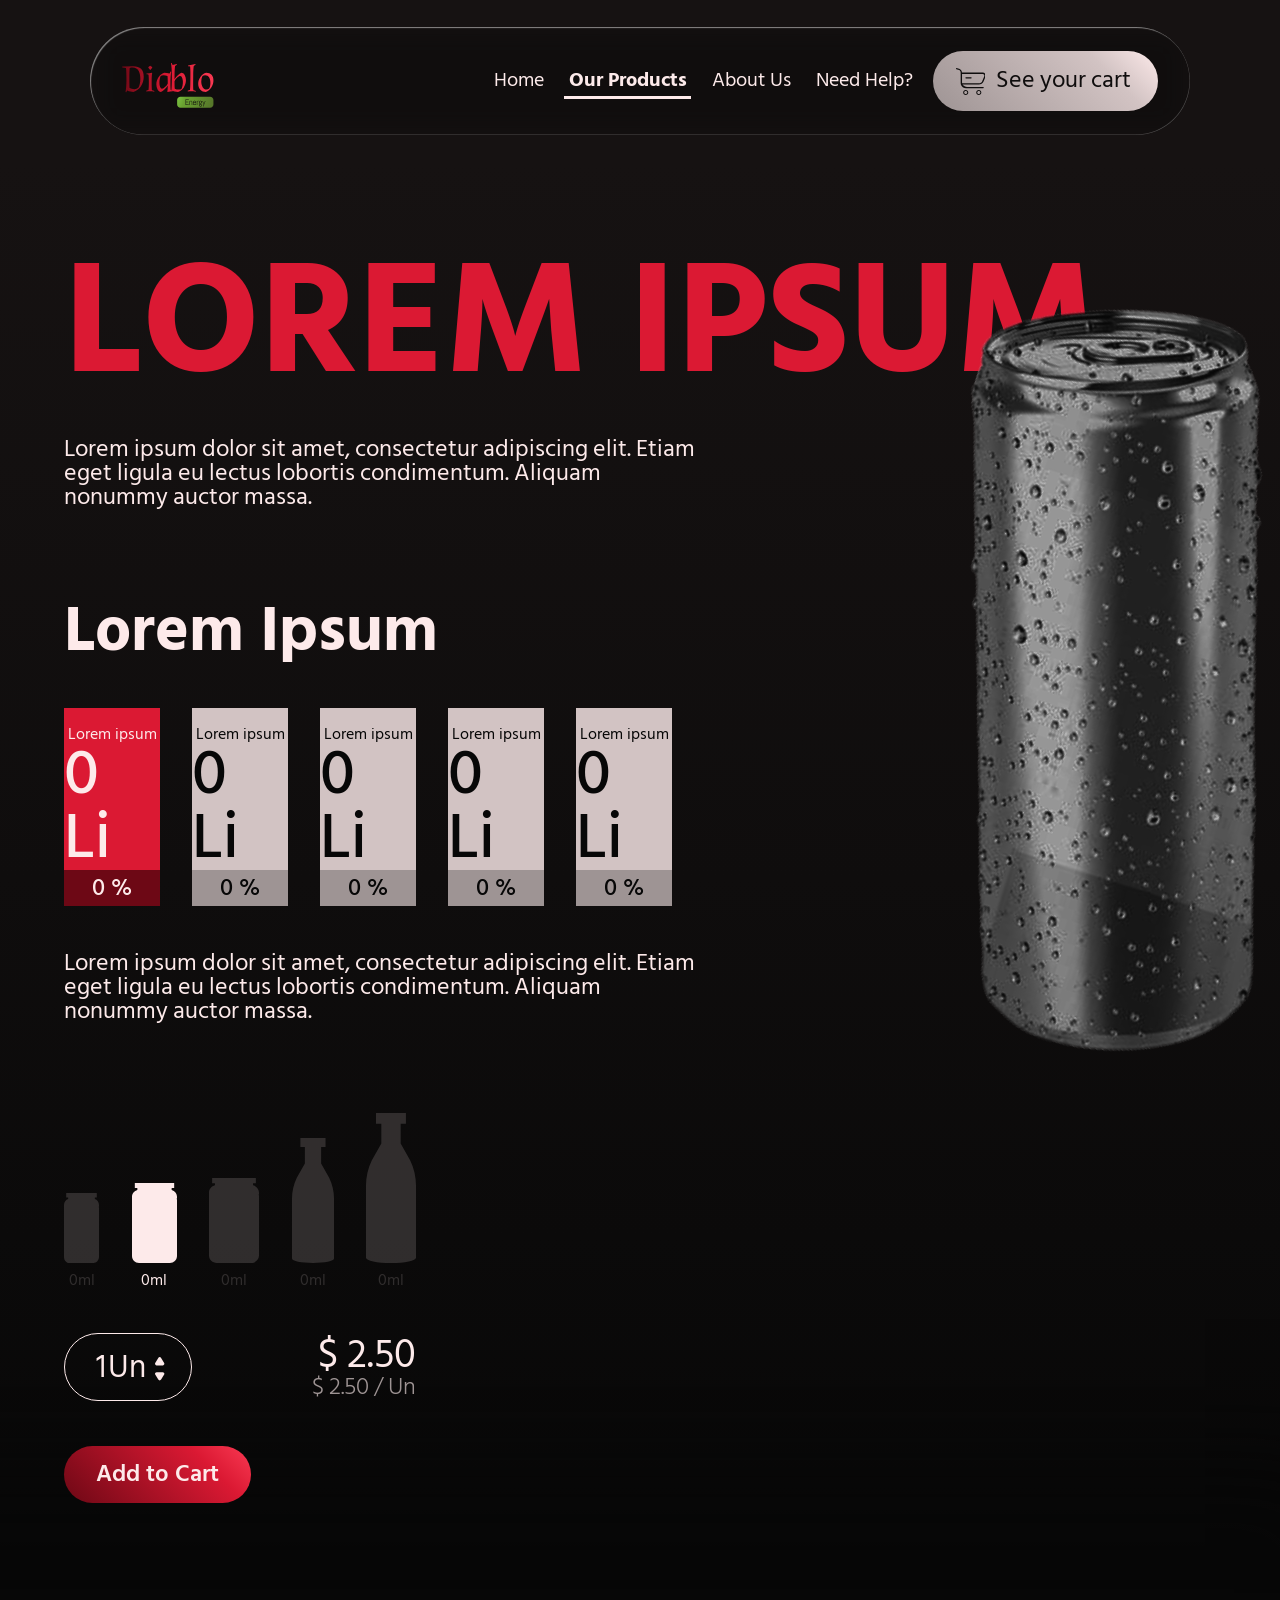
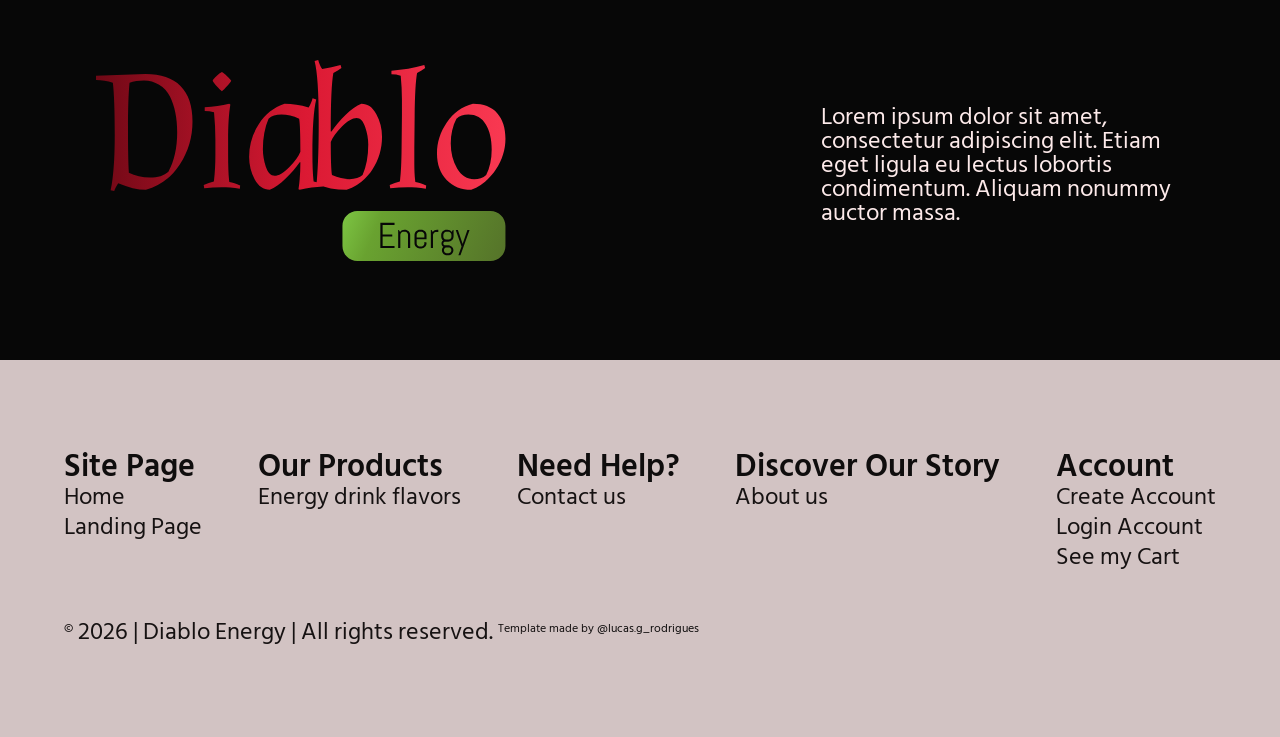
<file: ProductPage.html>
<!DOCTYPE html>
<html lang="en">

<head>
    <meta charset="UTF-8">
    <meta name="viewport" content="width=device-width, initial-scale=1.0">
    <title>| Diablo Energy</title>

    <link rel="stylesheet" href="style.css">
    <link rel="shortcut icon" href="img/Skull.png" type="image/x-icon">

    <link rel="preconnect" href="https://fonts.googleapis.com">
    <link rel="preconnect" href="https://fonts.gstatic.com" crossorigin>
    <link href="https://fonts.googleapis.com/css2?family=Hind+Siliguri:wght@300;400;500;600;700&display=swap"
        rel="stylesheet">
</head>

<body>
    <main id="ProductPage">
        <header>
            <div>
                <div id="Logo">
                    <svg width="410" height="202" viewBox="0 0 410 202" fill="none" xmlns="http://www.w3.org/2000/svg">
                        <path
                            d="M0 15.652L49.536 14.104C64.9013 14.104 76.54 18.06 84.452 25.972C92.4787 33.884 96.492 45.6947 96.492 61.404C96.492 76.9987 92.3067 91.2747 83.936 104.232C75.5653 117.189 64.2133 125.732 49.88 129.86C41.624 129.86 32.3933 127.681 22.188 123.324C20.2387 126.305 18.92 128.885 18.232 131.064L14.62 130.204C17.372 117.705 18.748 99.3587 18.748 75.164C18.748 50.9693 18.1173 33.4827 16.856 22.704C11.352 20.8693 5.73333 19.952 0 19.952V15.652ZM73.96 36.464C71.4373 31.4187 67.8253 27.52 63.124 24.768C58.5373 21.9013 53.492 20.468 47.988 20.468C42.484 20.468 37.668 21.2133 33.54 22.704C32.508 33.4827 31.992 48.676 31.992 68.284C31.992 87.7773 32.2787 102.569 32.852 112.66C39.044 115.871 46.096 117.476 54.008 117.476C61.92 117.476 68.0547 115.527 72.412 111.628C78.26 100.964 81.184 87.8347 81.184 72.24C81.184 58.0213 78.776 46.096 73.96 36.464Z"
                            fill="url(#paint0_linear_36_216)" />
                        <path
                            d="M132.12 80.152V94.6C132.12 106.984 132.522 116.157 133.324 122.12C136.535 122.808 140.147 123.897 144.16 125.388L143.816 128.656C137.395 127.739 131.318 127.28 125.584 127.28C119.851 127.28 114.06 127.624 108.212 128.312L107.696 125.044C111.136 123.553 114.519 122.407 117.844 121.604C118.876 113.807 119.392 104.805 119.392 94.6V80.152C119.392 70.864 118.934 61.576 118.016 52.288C115.035 51.3707 111.939 50.912 108.728 50.912V47.3C117.558 46.7267 125.699 45.58 133.152 43.86L134.356 44.548C132.866 53.3773 132.12 65.2453 132.12 80.152ZM135.216 20.64C134.414 22.1307 132.98 24.0227 130.916 26.316C128.967 28.6093 127.304 30.2147 125.928 31.132C124.552 30.2147 122.832 28.6093 120.768 26.316C118.819 24.0227 117.443 22.1307 116.64 20.64C117.328 19.264 118.647 17.716 120.596 15.996C122.546 14.1613 124.323 12.8427 125.928 12.04C127.419 12.9573 129.139 14.3333 131.088 16.168C133.038 17.888 134.414 19.3787 135.216 20.64Z"
                            fill="url(#paint1_linear_36_216)" />
                        <path
                            d="M153.123 97.008C153.123 85.0827 156.334 74.1893 162.755 64.328C169.176 54.352 177.776 47.5293 188.555 43.86C196.238 43.86 204.264 45.064 212.635 47.472C214.24 45.064 215.559 42.0253 216.591 38.356L220.203 39.388C217.68 49.708 216.419 67.94 216.419 94.084C216.419 105.78 216.82 114.953 217.623 121.604C220.375 122.521 223.471 122.98 226.911 122.98V126.592C219.572 126.936 211.832 128.025 203.691 129.86L202.487 129.172C203.748 121.26 204.379 112.316 204.379 102.34L203.691 102.168C199.678 107.901 194.919 113.463 189.415 118.852C183.911 124.241 178.694 127.911 173.763 129.86C167.456 129.86 162.411 126.363 158.627 119.368C154.958 112.373 153.123 104.92 153.123 97.008ZM166.883 89.268C166.883 94.8867 167.858 100.735 169.807 106.812C171.871 112.775 174.795 115.756 178.579 115.756C182.592 115.756 187.466 112.889 193.199 107.156C198.932 101.423 202.659 96.2627 204.379 91.676C204.379 74.5907 203.978 63.5827 203.175 58.652C197.098 55.9 191.192 54.524 185.459 54.524C179.84 54.524 175.54 55.9 172.559 58.652C168.775 67.3667 166.883 77.572 166.883 89.268Z"
                            fill="url(#paint2_linear_36_216)" />
                        <path
                            d="M286.023 76.712C286.023 88.6373 282.812 99.588 276.391 109.564C269.969 119.425 261.369 126.191 250.591 129.86C239.583 129.86 229.549 127.796 220.491 123.668C221.981 110.367 222.727 89.3253 222.727 60.544C222.727 31.7627 221.351 11.9253 218.599 1.032L222.211 0C223.243 3.66933 224.561 6.708 226.167 9.116C232.473 8.08399 238.608 6.708 244.571 4.988L245.431 8.084C243.252 9.804 240.557 11.4667 237.347 13.072C235.627 22.4747 234.767 41.9107 234.767 71.38L235.455 71.552C239.468 65.8187 244.227 60.2573 249.731 54.868C255.235 49.4787 260.452 45.8093 265.383 43.86C271.689 43.86 276.677 47.3573 280.347 54.352C284.131 61.3467 286.023 68.8 286.023 76.712ZM272.263 84.452C272.263 78.8333 271.231 73.0427 269.167 67.08C267.217 61.0027 264.351 57.964 260.567 57.964C256.553 57.964 251.68 60.8307 245.947 66.564C240.213 72.2973 236.487 77.4573 234.767 82.044C234.767 99.1293 235.168 110.137 235.971 115.068C242.048 117.82 247.896 119.196 253.515 119.196C259.248 119.196 263.605 117.82 266.587 115.068C270.371 106.353 272.263 96.148 272.263 84.452Z"
                            fill="url(#paint3_linear_36_216)" />
                        <path
                            d="M318.314 87.72C318.314 91.0453 318.314 96.32 318.314 103.544C318.314 110.653 318.658 116.845 319.346 122.12C322.557 122.808 326.169 123.897 330.182 125.388L329.838 128.656C323.417 127.739 317.34 127.28 311.606 127.28C305.873 127.28 300.082 127.624 294.234 128.312L293.718 125.044C297.158 123.553 300.541 122.407 303.866 121.604C304.898 114.265 305.472 102.971 305.586 87.72L305.93 55.556C305.93 52.5747 305.93 47.2427 305.93 39.56C305.93 31.7627 305.529 23.7933 304.726 15.652C301.745 14.7347 298.649 14.276 295.438 14.276V10.664C306.905 9.86133 317.856 7.96933 328.29 4.988L329.15 8.084C326.972 9.804 324.277 11.4667 321.066 13.072C319.69 20.64 318.888 34.8013 318.658 55.556L318.314 87.72Z"
                            fill="url(#paint4_linear_36_216)" />
                        <path
                            d="M375.221 129.86C365.245 129.86 357.046 126.535 350.625 119.884C344.203 113.119 340.993 104.289 340.993 93.396C340.993 82.5027 344.261 72.24 350.797 62.608C357.447 52.8613 366.162 46.612 376.941 43.86C387.605 43.86 395.689 46.956 401.193 53.148C406.697 59.34 409.449 67.8827 409.449 78.776C409.449 89.6693 406.238 99.932 399.817 109.564C393.395 119.196 385.197 125.961 375.221 129.86ZM372.297 54.524C367.481 54.524 363.525 55.9 360.429 58.652C356.645 65.876 354.753 74.1893 354.753 83.592C354.753 92.9947 356.874 101.308 361.117 108.532C365.359 115.641 371.035 119.196 378.145 119.196C382.961 119.196 386.974 117.763 390.185 114.896C393.854 107.901 395.689 99.416 395.689 89.44C395.689 79.3493 393.739 71.036 389.841 64.5C386.057 57.8493 380.209 54.524 372.297 54.524Z"
                            fill="url(#paint5_linear_36_216)" />
                        <path
                            d="M352.206 187.378C352.639 187.378 353.043 187.443 353.418 187.572C353.805 187.701 354.139 187.882 354.42 188.117C354.702 188.351 354.924 188.638 355.088 188.978C355.252 189.33 355.334 189.722 355.334 190.156V190.437C355.334 190.871 355.252 191.257 355.088 191.597C354.924 191.937 354.702 192.224 354.42 192.459C354.139 192.705 353.805 192.892 353.418 193.021C353.043 193.15 352.639 193.214 352.206 193.214H351.098C350.665 193.214 350.254 193.15 349.868 193.021C349.493 192.892 349.165 192.705 348.883 192.459C348.602 192.224 348.379 191.937 348.215 191.597C348.051 191.257 347.969 190.871 347.969 190.437V190.156C347.969 189.722 348.051 189.33 348.215 188.978C348.379 188.638 348.602 188.351 348.883 188.117C349.165 187.882 349.493 187.701 349.868 187.572C350.254 187.443 350.665 187.378 351.098 187.378H352.206Z"
                            fill="url(#paint6_linear_36_216)" />
                        <path
                            d="M352.276 171.751C352.709 171.751 353.114 171.834 353.489 171.998C353.875 172.162 354.209 172.384 354.491 172.666C354.784 172.947 355.012 173.281 355.176 173.668C355.34 174.043 355.422 174.447 355.422 174.88V176.48C355.422 176.914 355.34 177.324 355.176 177.71C355.012 178.085 354.784 178.414 354.491 178.695C354.209 178.976 353.875 179.199 353.489 179.363C353.114 179.527 352.709 179.609 352.276 179.609H350.483C350.049 179.609 349.639 179.527 349.252 179.363C348.877 179.199 348.549 178.976 348.268 178.695C347.987 178.414 347.764 178.085 347.6 177.71C347.436 177.324 347.354 176.914 347.354 176.48V174.88C347.354 174.447 347.436 174.043 347.6 173.668C347.764 173.281 347.987 172.947 348.268 172.666C348.549 172.384 348.877 172.162 349.252 171.998C349.639 171.834 350.049 171.751 350.483 171.751H352.276Z"
                            fill="url(#paint7_linear_36_216)" />
                        <path
                            d="M325.241 171.751C325.674 171.751 326.079 171.834 326.454 171.998C326.84 172.162 327.174 172.384 327.456 172.666C327.737 172.947 327.959 173.281 328.124 173.668C328.288 174.043 328.37 174.447 328.37 174.88V177.552H320.67V174.88C320.67 174.447 320.752 174.043 320.917 173.668C321.081 173.281 321.303 172.947 321.584 172.666C321.866 172.384 322.194 172.162 322.569 171.998C322.956 171.834 323.366 171.751 323.799 171.751H325.241Z"
                            fill="url(#paint8_linear_36_216)" />
                        <path fill-rule="evenodd" clip-rule="evenodd"
                            d="M394.449 151.064C402.733 151.064 409.449 157.78 409.449 166.064V186.064C409.449 194.348 402.733 201.064 394.449 201.064H261.449C253.164 201.064 246.449 194.348 246.449 186.064V166.064C246.449 157.78 253.164 151.064 261.449 151.064H394.449ZM350.483 169.712C349.756 169.712 349.071 169.853 348.426 170.134C347.782 170.404 347.219 170.779 346.739 171.259C346.258 171.74 345.877 172.302 345.596 172.947C345.327 173.591 345.192 174.277 345.192 175.003V176.357C345.192 177.177 345.356 177.933 345.684 178.625C346.012 179.316 346.458 179.908 347.02 180.4C346.551 180.74 346.182 181.185 345.913 181.736C345.643 182.275 345.508 182.861 345.508 183.494C345.508 184.197 345.672 184.841 346 185.427C346.34 186.001 346.792 186.459 347.354 186.798C346.909 187.232 346.557 187.742 346.299 188.328C346.042 188.914 345.913 189.558 345.913 190.261V190.332C345.913 191.058 346.047 191.726 346.317 192.335C346.598 192.945 346.979 193.466 347.459 193.9C347.94 194.334 348.502 194.668 349.147 194.902C349.792 195.148 350.477 195.271 351.204 195.271H352.1C352.827 195.271 353.512 195.148 354.157 194.902C354.801 194.668 355.364 194.334 355.844 193.9C356.325 193.466 356.7 192.945 356.969 192.335C357.25 191.726 357.391 191.058 357.391 190.332V190.261C357.391 189.535 357.25 188.867 356.969 188.257C356.7 187.648 356.325 187.126 355.844 186.693C355.364 186.259 354.801 185.925 354.157 185.691C353.512 185.445 352.827 185.322 352.1 185.322H349.147C348.901 185.322 348.667 185.275 348.444 185.181C348.221 185.087 348.022 184.959 347.846 184.794C347.682 184.619 347.553 184.419 347.459 184.197C347.366 183.974 347.319 183.74 347.319 183.494C347.319 183.248 347.366 183.013 347.459 182.791C347.553 182.556 347.682 182.357 347.846 182.193C348.022 182.029 348.221 181.9 348.444 181.806C348.667 181.701 348.901 181.648 349.147 181.648H352.276C353.002 181.648 353.688 181.513 354.333 181.244C354.977 180.962 355.54 180.582 356.02 180.101C356.5 179.621 356.875 179.058 357.145 178.414C357.426 177.769 357.567 177.084 357.567 176.357V170.064H356.846L355.668 171.892C355.176 171.224 354.555 170.697 353.805 170.31C353.067 169.912 352.258 169.712 351.379 169.712H350.483ZM359.729 170.064L365.565 186.517L362.366 195.271H364.458L373.563 170.064H371.401L366.725 183.705L366.655 184.636L366.584 183.705L361.891 170.064H359.729ZM323.799 169.712C323.073 169.712 322.387 169.853 321.743 170.134C321.098 170.404 320.536 170.779 320.055 171.259C319.575 171.74 319.194 172.302 318.913 172.947C318.643 173.591 318.508 174.277 318.508 175.003V183.125C318.508 183.851 318.643 184.537 318.913 185.181C319.194 185.826 319.575 186.388 320.055 186.869C320.536 187.349 321.098 187.73 321.743 188.011C322.387 188.281 323.073 188.416 323.799 188.416H325.241C325.967 188.416 326.653 188.281 327.297 188.011C327.942 187.73 328.504 187.349 328.985 186.869C329.465 186.388 329.84 185.826 330.11 185.181C330.391 184.537 330.532 183.851 330.532 183.125V182.404L328.37 182.052V183.248C328.37 183.681 328.288 184.091 328.124 184.478C327.959 184.853 327.737 185.181 327.456 185.462C327.174 185.744 326.84 185.966 326.454 186.13C326.079 186.294 325.674 186.376 325.241 186.376H323.799C323.366 186.376 322.956 186.294 322.569 186.13C322.194 185.966 321.866 185.744 321.584 185.462C321.303 185.181 321.081 184.853 320.917 184.478C320.752 184.091 320.67 183.681 320.67 183.248V179.24H330.532V175.003C330.532 174.277 330.391 173.591 330.11 172.947C329.84 172.302 329.465 171.74 328.985 171.259C328.504 170.779 327.942 170.404 327.297 170.134C326.653 169.853 325.967 169.712 325.241 169.712H323.799ZM284.354 162.857V188.064H298.54V185.902H286.622V176.55H296.272V174.388H286.622V165.019H298.54V162.857H284.354ZM308.348 169.712C307.469 169.712 306.655 169.912 305.905 170.31C305.167 170.697 304.551 171.224 304.059 171.892L302.881 170.064H302.161V188.064H304.323V174.88C304.323 174.447 304.405 174.043 304.569 173.668C304.733 173.281 304.956 172.947 305.237 172.666C305.518 172.384 305.846 172.162 306.221 171.998C306.608 171.834 307.018 171.751 307.452 171.751H308.893C309.327 171.751 309.731 171.834 310.106 171.998C310.493 172.162 310.827 172.384 311.108 172.666C311.389 172.947 311.612 173.281 311.776 173.668C311.94 174.043 312.022 174.447 312.022 174.88V188.064H314.184V175.003C314.184 174.277 314.043 173.591 313.762 172.947C313.493 172.302 313.118 171.74 312.637 171.259C312.157 170.779 311.594 170.404 310.95 170.134C310.305 169.853 309.62 169.712 308.893 169.712H308.348ZM341.043 169.712C340.165 169.712 339.35 169.912 338.6 170.31C337.862 170.697 337.247 171.224 336.754 171.892L335.577 170.064H334.856V188.064H337.018V175.25C337.018 174.816 337.1 174.412 337.264 174.037C337.428 173.65 337.651 173.316 337.932 173.035C338.213 172.753 338.542 172.531 338.917 172.367C339.303 172.203 339.713 172.121 340.147 172.121H342.309V169.712H341.043Z"
                            fill="url(#paint9_linear_36_216)" />
                        <defs>
                            <linearGradient id="paint0_linear_36_216" x1="-2.75195" y1="69.78" x2="417.248" y2="69.78"
                                gradientUnits="userSpaceOnUse">
                                <stop stop-color="#6D0815" />
                                <stop offset="0.5" stop-color="#DB1933" />
                                <stop offset="1" stop-color="#FA3A53" />
                            </linearGradient>
                            <linearGradient id="paint1_linear_36_216" x1="-2.75195" y1="69.78" x2="417.248" y2="69.78"
                                gradientUnits="userSpaceOnUse">
                                <stop stop-color="#6D0815" />
                                <stop offset="0.5" stop-color="#DB1933" />
                                <stop offset="1" stop-color="#FA3A53" />
                            </linearGradient>
                            <linearGradient id="paint2_linear_36_216" x1="-2.75195" y1="69.78" x2="417.248" y2="69.78"
                                gradientUnits="userSpaceOnUse">
                                <stop stop-color="#6D0815" />
                                <stop offset="0.5" stop-color="#DB1933" />
                                <stop offset="1" stop-color="#FA3A53" />
                            </linearGradient>
                            <linearGradient id="paint3_linear_36_216" x1="-2.75195" y1="69.78" x2="417.248" y2="69.78"
                                gradientUnits="userSpaceOnUse">
                                <stop stop-color="#6D0815" />
                                <stop offset="0.5" stop-color="#DB1933" />
                                <stop offset="1" stop-color="#FA3A53" />
                            </linearGradient>
                            <linearGradient id="paint4_linear_36_216" x1="-2.75195" y1="69.78" x2="417.248" y2="69.78"
                                gradientUnits="userSpaceOnUse">
                                <stop stop-color="#6D0815" />
                                <stop offset="0.5" stop-color="#DB1933" />
                                <stop offset="1" stop-color="#FA3A53" />
                            </linearGradient>
                            <linearGradient id="paint5_linear_36_216" x1="-2.75195" y1="69.78" x2="417.248" y2="69.78"
                                gradientUnits="userSpaceOnUse">
                                <stop stop-color="#6D0815" />
                                <stop offset="0.5" stop-color="#DB1933" />
                                <stop offset="1" stop-color="#FA3A53" />
                            </linearGradient>
                            <linearGradient id="paint6_linear_36_216" x1="236.449" y1="151.064" x2="409.449"
                                y2="222.064" gradientUnits="userSpaceOnUse">
                                <stop stop-color="#82CE48" />
                                <stop offset="0.249955" stop-color="#69A230" />
                                <stop offset="1" stop-color="#547029" />
                            </linearGradient>
                            <linearGradient id="paint7_linear_36_216" x1="236.449" y1="151.064" x2="409.449"
                                y2="222.064" gradientUnits="userSpaceOnUse">
                                <stop stop-color="#82CE48" />
                                <stop offset="0.249955" stop-color="#69A230" />
                                <stop offset="1" stop-color="#547029" />
                            </linearGradient>
                            <linearGradient id="paint8_linear_36_216" x1="236.449" y1="151.064" x2="409.449"
                                y2="222.064" gradientUnits="userSpaceOnUse">
                                <stop stop-color="#82CE48" />
                                <stop offset="0.249955" stop-color="#69A230" />
                                <stop offset="1" stop-color="#547029" />
                            </linearGradient>
                            <linearGradient id="paint9_linear_36_216" x1="236.449" y1="151.064" x2="409.449"
                                y2="222.064" gradientUnits="userSpaceOnUse">
                                <stop stop-color="#82CE48" />
                                <stop offset="0.249955" stop-color="#69A230" />
                                <stop offset="1" stop-color="#547029" />
                            </linearGradient>
                        </defs>
                    </svg>
                </div>

                <nav>
                    <a href="index.html">
                        <h3>
                            Home
                        </h3>
                    </a>

                    <a href="OurProducts.html">
                        <h3 id="CurrentPage">
                            Our Products
                        </h3>
                    </a>

                    <a href="AboutUs.html">
                        <h3>
                            About Us
                        </h3>
                    </a>

                    <a href="NeedHelp.html">
                        <h3>
                            Need Help?
                        </h3>
                    </a>

                    <button id="SeeYourCart" onclick="location.href='Cart.html'">
                        <svg width="33" height="30" viewBox="0 0 33 30" fill="none" xmlns="http://www.w3.org/2000/svg">
                            <path fill-rule="evenodd" clip-rule="evenodd"
                                d="M10.7885 24.4568C12.3519 24.4568 13.6151 25.6997 13.6151 27.2284C13.615 28.757 12.3519 30 10.7885 30C9.22507 30 7.96189 28.757 7.96182 27.2284C7.96182 25.6997 9.22502 24.4568 10.7885 24.4568ZM10.7885 25.5C9.81866 25.5 9.02916 26.2719 9.02916 27.2284C9.02922 28.1848 9.8187 28.9568 10.7885 28.9568C11.7582 28.9568 12.5477 28.1848 12.5478 27.2284C12.5478 26.2719 11.7583 25.5 10.7885 25.5Z"
                                fill="#0F0D0D" />
                            <path fill-rule="evenodd" clip-rule="evenodd"
                                d="M25.327 24.4568C26.8904 24.4568 28.1536 25.6998 28.1536 27.2284C28.1535 28.757 26.8903 30 25.327 30C23.7636 30 22.4998 28.757 22.4997 27.2284C22.4997 25.6997 23.7635 24.4568 25.327 24.4568ZM25.327 25.5C24.3572 25.5 23.5677 26.2719 23.5677 27.2284C23.5677 28.1848 24.3572 28.9568 25.327 28.9568C26.2967 28.9568 27.0862 28.1848 27.0863 27.2284C27.0863 26.272 26.2968 25.5 25.327 25.5Z"
                                fill="#0F0D0D" />
                            <path
                                d="M16.6729 10.1904C17.0893 10.1904 17.4228 10.521 17.4228 10.9241C17.4227 11.3271 17.0892 11.6577 16.6729 11.6577H11.1349C10.7186 11.6577 10.3845 11.3271 10.3844 10.9241C10.3844 10.521 10.7185 10.1904 11.1349 10.1904H16.6729Z"
                                fill="#0F0D0D" />
                            <path fill-rule="evenodd" clip-rule="evenodd"
                                d="M0.625319 0C0.651893 8.91044e-07 0.680764 0.00356233 0.706505 0.010376C2.97332 0.613165 4.36098 1.17985 5.21141 1.84265C6.00891 2.46424 6.36573 3.19612 6.47878 4.28101L6.54819 5.09521H29.7767C31.5589 5.09526 32.9999 6.51227 33 8.25562C33 8.94314 32.8637 9.62425 32.5984 10.2606L30.6059 15.0397C29.7462 17.102 27.6998 18.4509 25.4261 18.4509H7.22309L8.338 19.5233C9.32601 20.4733 10.6806 21.0595 12.173 21.0596H30.1734C30.5895 21.0597 30.9231 21.3904 30.9232 21.7932C30.9232 22.1962 30.5896 22.5273 30.1734 22.5275H11.1349C8.78037 22.5275 6.74546 21.184 5.78343 19.2358L5.69357 19.0454L5.6037 18.8342C5.33836 18.1737 5.19223 17.4536 5.19219 16.6986V6.3385C5.19219 5.67157 5.19328 5.09108 5.13394 4.60754C5.07295 4.11078 4.94231 3.65253 4.63629 3.2489C4.33319 2.8492 3.90528 2.56536 3.37077 2.32422C2.84026 2.08489 2.15543 1.86643 1.29216 1.62354L1.28844 1.62231L0.554049 1.4209L0.55095 1.41968L0.440017 1.38062C0.194197 1.27207 0.0270717 1.04297 0.00309871 0.785522L0 0.708618V0.611572C2.92756e-05 0.276049 0.277803 0.00014904 0.625319 0ZM6.69259 6.5625V15.6793C6.69259 15.9396 6.71113 16.1965 6.74775 16.4478L6.82583 16.9836H25.4261C27.0361 16.9836 28.4925 16.0579 29.1551 14.6252L29.1576 14.6204L29.1601 14.6149L29.2121 14.4965L29.2171 14.4855L31.2096 9.70642C31.3775 9.3035 31.4738 8.87569 31.4953 8.44177L31.5002 8.25562C31.5001 7.34757 30.7738 6.60949 29.8647 6.56433H29.8561L29.848 6.56372L29.7922 6.5625H6.69259Z"
                                fill="#0F0D0D" />
                        </svg>

                        <h3>
                            See your cart
                        </h3>
                    </button>
                </nav>
            </div>
        </header>

        <div id="BackGroundFade">
            <section id="Content">
                <div id="Text">
                    <div id="TittleSubtittle">
                        <h1 id="Title">
                            Lorem ipsum
                        </h1>

                        <h2 class="Subtitle">
                            Lorem ipsum dolor sit amet, consectetur adipiscing elit. Etiam eget ligula eu lectus
                            lobortis
                            condimentum. Aliquam nonummy auctor massa.
                        </h2>
                    </div>

                    <div id="NutritionalInformation">
                        <h1>
                            Lorem Ipsum
                        </h1>

                        <div id="Informations">
                            <div class="Nutrition" id="inEmphasis">
                                <h3>
                                    Lorem ipsum
                                </h3>

                                <h1>
                                    0 Li
                                </h1>

                                <h2>
                                    0 %
                                </h2>
                            </div>

                            <div class="Nutrition">
                                <h3>
                                    Lorem ipsum
                                </h3>

                                <h1>
                                    0 Li
                                </h1>

                                <h2>
                                    0 %
                                </h2>
                            </div>

                            <div class="Nutrition">
                                <h3>
                                    Lorem ipsum
                                </h3>

                                <h1>
                                    0 Li
                                </h1>

                                <h2>
                                    0 %
                                </h2>
                            </div>

                            <div class="Nutrition">
                                <h3>
                                    Lorem ipsum
                                </h3>

                                <h1>
                                    0 Li
                                </h1>

                                <h2>
                                    0 %
                                </h2>
                            </div>

                            <div class="Nutrition">
                                <h3>
                                    Lorem ipsum
                                </h3>

                                <h1>
                                    0 Li
                                </h1>

                                <h2>
                                    0 %
                                </h2>
                            </div>
                        </div>

                        <h2 class="Subtitle">
                            Lorem ipsum dolor sit amet, consectetur adipiscing elit. Etiam eget ligula eu lectus
                            lobortis condimentum. Aliquam nonummy auctor massa.
                        </h2>
                    </div>

                    <div id="Options">
                        <div id="Sizes">
                            <label for="SizeOption1">
                                <input type="radio" name="SizeOptions" id="SizeOption1">

                                <figure>
                                    <svg width="35" height="70" viewBox="0 0 35 70" fill="none"
                                        xmlns="http://www.w3.org/2000/svg">
                                        <path fill-rule="evenodd" clip-rule="evenodd"
                                            d="M0.00235287 30.8212L0 30.8228V60.6819L0.00235287 60.6793V30.8212ZM34.9976 32.6972L35 32.6959V17.8342L34.9976 17.8343V32.6972Z" />
                                        <path fill-rule="evenodd" clip-rule="evenodd"
                                            d="M34.994 64.1005C34.9964 64.0257 34.9976 63.9505 34.9976 63.875V37.6099L35 37.6086V63.8097C35 63.9072 34.998 64.0041 34.994 64.1005Z" />
                                        <path fill-rule="evenodd" clip-rule="evenodd"
                                            d="M34.994 64.1005C34.8585 67.3843 32.4388 70 29.4737 70H29.5296C32.4821 70 34.8881 67.3788 34.994 64.1005Z" />
                                        <path
                                            d="M30.8382 6.05207V4.39331H32.7993V0H2.2008V4.39331H4.16184V6.05207C1.76977 6.73259 0 9.16048 0 12.0519V25.6269L0.00235287 25.6253V30.8212V60.6793V63.875C0.00235287 67.2577 2.45047 70 5.47037 70H5.52632H29.4737C32.4388 70 34.8585 67.3843 34.994 64.1005C34.9964 64.0257 34.9976 63.9505 34.9976 63.875V37.6099V32.6972V17.8343V15.3125C34.9976 14.6628 34.9073 14.0368 34.7401 13.4493C34.7926 13.4461 34.8452 13.4429 34.8978 13.4399L35 13.4338V12.0517C35 9.16048 33.2304 6.73274 30.8382 6.05207Z" />
                                    </svg>

                                    <h3>
                                        0ml
                                    </h3>
                                </figure>
                            </label>

                            <label for="SizeOption2">
                                <input type="radio" name="SizeOptions" id="SizeOption2" checked>

                                <figure>
                                    <svg width="45" height="80" viewBox="0 0 45 80" fill="none"
                                        xmlns="http://www.w3.org/2000/svg">
                                        <path fill-rule="evenodd" clip-rule="evenodd"
                                            d="M0.00302513 35.2242L0 35.2261V69.3508L0.00302513 69.3478V35.2242ZM44.997 37.3682L45 37.3667V20.3819L44.997 20.3821V37.3682Z" />
                                        <path fill-rule="evenodd" clip-rule="evenodd"
                                            d="M44.9923 73.2577C44.9954 73.1722 44.997 73.0863 44.997 73V42.9828L45 42.9813V72.9254C45 73.0368 44.9974 73.1475 44.9923 73.2577Z" />
                                        <path fill-rule="evenodd" clip-rule="evenodd"
                                            d="M44.9923 73.2577C44.818 77.0107 41.7071 80 37.8947 80H37.9667C41.7628 80 44.8561 77.0043 44.9923 73.2577Z" />
                                        <path
                                            d="M39.6491 6.91665V5.02092H42.1706V0H2.8296V5.02092H5.35093V6.91665C2.27541 7.69439 0 10.4691 0 13.7736V29.2879L0.00302513 29.286V35.2242V69.3478V73C0.00302513 76.866 3.1506 80 7.03333 80H7.10527H37.8947C41.7071 80 44.818 77.0107 44.9923 73.2577C44.9954 73.1722 44.997 73.0863 44.997 73V42.9828V37.3682V20.3821V17.5C44.997 16.7575 44.8809 16.0421 44.6658 15.3706C44.7334 15.3669 44.801 15.3633 44.8686 15.3598L45 15.353V13.7734C45 10.4691 42.7248 7.69456 39.6491 6.91665Z" />
                                    </svg>

                                    <h3>
                                        0ml
                                    </h3>
                                </figure>
                            </label>

                            <label for="SizeOption3">
                                <input type="radio" name="SizeOptions" id="SizeOption3">

                                <figure>
                                    <svg width="50" height="85" viewBox="0 0 50 85" fill="none"
                                        xmlns="http://www.w3.org/2000/svg">
                                        <path fill-rule="evenodd" clip-rule="evenodd"
                                            d="M0.00336125 37.4257L0 37.4277V73.6852L0.00336125 73.682V37.4257ZM49.9966 39.7037L50 39.7021V21.6558L49.9966 21.656V39.7037Z" />
                                        <path fill-rule="evenodd" clip-rule="evenodd"
                                            d="M49.9914 77.8363C49.9949 77.7454 49.9966 77.6541 49.9966 77.5625V45.6692L50 45.6676V77.4832C50 77.6015 49.9971 77.7193 49.9914 77.8363Z" />
                                        <path fill-rule="evenodd" clip-rule="evenodd"
                                            d="M49.9914 77.8363C49.7978 81.8238 46.3412 85 42.1053 85H42.1852C46.4031 85 49.8402 81.8171 49.9914 77.8363Z" />
                                        <path
                                            d="M44.0545 7.34894V5.33473H46.8562V0H3.144V5.33473H5.94548V7.34894C2.52824 8.17529 0 11.1234 0 14.6344V31.1184L0.00336125 31.1164V37.4257V73.682V77.5625C0.00336125 81.6701 3.50067 85 7.81481 85H7.89475H42.1053C46.3412 85 49.7978 81.8238 49.9914 77.8363C49.9949 77.7454 49.9966 77.6541 49.9966 77.5625V45.6692V39.7037V21.656V18.5937C49.9966 17.8049 49.8676 17.0447 49.6286 16.3313C49.7037 16.3274 49.7788 16.3236 49.8539 16.3198L50 16.3125V14.6342C50 11.1234 47.4719 8.17547 44.0545 7.34894Z" />
                                    </svg>

                                    <h3>
                                        0ml
                                    </h3>
                                </figure>
                            </label>

                            <label for="SizeOption4">
                                <input type="radio" name="SizeOptions" id="SizeOption4">

                                <figure>
                                    <svg width="42" height="125" viewBox="0 0 42 125" fill="none"
                                        xmlns="http://www.w3.org/2000/svg">
                                        <path
                                            d="M33.529 0H8.39493V8.92857H12.884V25.4592L4.81884 39.6429C1.67391 46.2755 0 53.4184 0 60.6633V120.536C0 123.01 9.3587 125 21 125C32.6413 125 42 123.01 42 120.536V60.5612C42 53.4184 40.3261 46.199 37.1558 39.6429L29.1159 25.4592V8.92857H33.529V0Z" />
                                    </svg>

                                    <h3>
                                        0ml
                                    </h3>
                                </figure>
                            </label>

                            <label for="SizeOption5">
                                <input type="radio" name="SizeOptions" id="SizeOption5">

                                <figure>
                                    <svg width="50" height="150" viewBox="0 0 50 150" fill="none"
                                        xmlns="http://www.w3.org/2000/svg">
                                        <path
                                            d="M39.9155 0H9.99396V10.7143H15.3381V30.551L5.73672 47.5714C1.99275 55.5306 0 64.102 0 72.7959V144.643C0 147.612 11.1413 150 25 150C38.8587 150 50 147.612 50 144.643V72.6735C50 64.102 48.0073 55.4388 44.2331 47.5714L34.6618 30.551V10.7143H39.9155V0Z" />
                                    </svg>

                                    <h3>
                                        0ml
                                    </h3>
                                </figure>
                            </label>
                        </div>

                        <div id="Quantity">
                            <div id="QuantitySelector">
                                <input type="number" min="1" value="1">

                                <div id="UnSelector">
                                    <span id="Un">Un</span>

                                    <div id="Selector">
                                        <button class="QuantityModifier" id="More">
                                            <svg width="8" height="7" viewBox="0 0 8 7" fill="none"
                                                xmlns="http://www.w3.org/2000/svg">
                                                <path
                                                    d="M1.30563 6.61426L6.19505 6.61426C7.19643 6.61426 7.82485 5.56327 7.32416 4.72445L6.10308 2.67675L4.8769 0.629041C4.37621 -0.209779 3.12448 -0.209779 2.62378 0.629041L1.3976 2.67675L0.176523 4.72445C-0.324168 5.56327 0.299141 6.61426 1.30563 6.61426Z"
                                                    fill="#FDEAEA" />
                                            </svg>
                                        </button>

                                        <button class="QuantityModifier" id="Less">
                                            <svg width="8" height="7" viewBox="0 0 8 7" fill="none"
                                                xmlns="http://www.w3.org/2000/svg">
                                                <path
                                                    d="M6.19437 0L1.30495 0C0.303571 0 -0.324847 1.05099 0.175844 1.88981L1.39692 3.93751L2.6231 5.98522C3.12379 6.82404 4.37552 6.82404 4.87622 5.98522L6.1024 3.93751L7.32348 1.88981C7.82417 1.05099 7.20086 0 6.19437 0Z"
                                                    fill="#FDEAEA" />
                                            </svg>
                                        </button>
                                    </div>
                                </div>
                            </div>

                            <div id="Price">
                                <h2>
                                    $ 2.50
                                </h2>

                                <h3>
                                    $ 2.50 / Un
                                </h3>
                            </div>
                        </div>

                        <button id="AddCart" onclick="location.href='Cart.html'">
                            <h3>
                                Add to Cart
                            </h3>
                        </button>
                    </div>
                </div>

                <div id="Product">
                    <img src="img/Lata.png" alt="">
                </div>
            </section>
        </div>
    </main>

    <footer>
        <section id="AboutUsFooter">
            <div>
                <svg width="410" height="202" viewBox="0 0 410 202" fill="none" xmlns="http://www.w3.org/2000/svg">
                    <path
                        d="M0 15.652L49.536 14.104C64.9013 14.104 76.54 18.06 84.452 25.972C92.4787 33.884 96.492 45.6947 96.492 61.404C96.492 76.9987 92.3067 91.2747 83.936 104.232C75.5653 117.189 64.2133 125.732 49.88 129.86C41.624 129.86 32.3933 127.681 22.188 123.324C20.2387 126.305 18.92 128.885 18.232 131.064L14.62 130.204C17.372 117.705 18.748 99.3587 18.748 75.164C18.748 50.9693 18.1173 33.4827 16.856 22.704C11.352 20.8693 5.73333 19.952 0 19.952V15.652ZM73.96 36.464C71.4373 31.4187 67.8253 27.52 63.124 24.768C58.5373 21.9013 53.492 20.468 47.988 20.468C42.484 20.468 37.668 21.2133 33.54 22.704C32.508 33.4827 31.992 48.676 31.992 68.284C31.992 87.7773 32.2787 102.569 32.852 112.66C39.044 115.871 46.096 117.476 54.008 117.476C61.92 117.476 68.0547 115.527 72.412 111.628C78.26 100.964 81.184 87.8347 81.184 72.24C81.184 58.0213 78.776 46.096 73.96 36.464Z"
                        fill="url(#paint0_linear_36_216)" />
                    <path
                        d="M132.12 80.152V94.6C132.12 106.984 132.522 116.157 133.324 122.12C136.535 122.808 140.147 123.897 144.16 125.388L143.816 128.656C137.395 127.739 131.318 127.28 125.584 127.28C119.851 127.28 114.06 127.624 108.212 128.312L107.696 125.044C111.136 123.553 114.519 122.407 117.844 121.604C118.876 113.807 119.392 104.805 119.392 94.6V80.152C119.392 70.864 118.934 61.576 118.016 52.288C115.035 51.3707 111.939 50.912 108.728 50.912V47.3C117.558 46.7267 125.699 45.58 133.152 43.86L134.356 44.548C132.866 53.3773 132.12 65.2453 132.12 80.152ZM135.216 20.64C134.414 22.1307 132.98 24.0227 130.916 26.316C128.967 28.6093 127.304 30.2147 125.928 31.132C124.552 30.2147 122.832 28.6093 120.768 26.316C118.819 24.0227 117.443 22.1307 116.64 20.64C117.328 19.264 118.647 17.716 120.596 15.996C122.546 14.1613 124.323 12.8427 125.928 12.04C127.419 12.9573 129.139 14.3333 131.088 16.168C133.038 17.888 134.414 19.3787 135.216 20.64Z"
                        fill="url(#paint1_linear_36_216)" />
                    <path
                        d="M153.123 97.008C153.123 85.0827 156.334 74.1893 162.755 64.328C169.176 54.352 177.776 47.5293 188.555 43.86C196.238 43.86 204.264 45.064 212.635 47.472C214.24 45.064 215.559 42.0253 216.591 38.356L220.203 39.388C217.68 49.708 216.419 67.94 216.419 94.084C216.419 105.78 216.82 114.953 217.623 121.604C220.375 122.521 223.471 122.98 226.911 122.98V126.592C219.572 126.936 211.832 128.025 203.691 129.86L202.487 129.172C203.748 121.26 204.379 112.316 204.379 102.34L203.691 102.168C199.678 107.901 194.919 113.463 189.415 118.852C183.911 124.241 178.694 127.911 173.763 129.86C167.456 129.86 162.411 126.363 158.627 119.368C154.958 112.373 153.123 104.92 153.123 97.008ZM166.883 89.268C166.883 94.8867 167.858 100.735 169.807 106.812C171.871 112.775 174.795 115.756 178.579 115.756C182.592 115.756 187.466 112.889 193.199 107.156C198.932 101.423 202.659 96.2627 204.379 91.676C204.379 74.5907 203.978 63.5827 203.175 58.652C197.098 55.9 191.192 54.524 185.459 54.524C179.84 54.524 175.54 55.9 172.559 58.652C168.775 67.3667 166.883 77.572 166.883 89.268Z"
                        fill="url(#paint2_linear_36_216)" />
                    <path
                        d="M286.023 76.712C286.023 88.6373 282.812 99.588 276.391 109.564C269.969 119.425 261.369 126.191 250.591 129.86C239.583 129.86 229.549 127.796 220.491 123.668C221.981 110.367 222.727 89.3253 222.727 60.544C222.727 31.7627 221.351 11.9253 218.599 1.032L222.211 0C223.243 3.66933 224.561 6.708 226.167 9.116C232.473 8.08399 238.608 6.708 244.571 4.988L245.431 8.084C243.252 9.804 240.557 11.4667 237.347 13.072C235.627 22.4747 234.767 41.9107 234.767 71.38L235.455 71.552C239.468 65.8187 244.227 60.2573 249.731 54.868C255.235 49.4787 260.452 45.8093 265.383 43.86C271.689 43.86 276.677 47.3573 280.347 54.352C284.131 61.3467 286.023 68.8 286.023 76.712ZM272.263 84.452C272.263 78.8333 271.231 73.0427 269.167 67.08C267.217 61.0027 264.351 57.964 260.567 57.964C256.553 57.964 251.68 60.8307 245.947 66.564C240.213 72.2973 236.487 77.4573 234.767 82.044C234.767 99.1293 235.168 110.137 235.971 115.068C242.048 117.82 247.896 119.196 253.515 119.196C259.248 119.196 263.605 117.82 266.587 115.068C270.371 106.353 272.263 96.148 272.263 84.452Z"
                        fill="url(#paint3_linear_36_216)" />
                    <path
                        d="M318.314 87.72C318.314 91.0453 318.314 96.32 318.314 103.544C318.314 110.653 318.658 116.845 319.346 122.12C322.557 122.808 326.169 123.897 330.182 125.388L329.838 128.656C323.417 127.739 317.34 127.28 311.606 127.28C305.873 127.28 300.082 127.624 294.234 128.312L293.718 125.044C297.158 123.553 300.541 122.407 303.866 121.604C304.898 114.265 305.472 102.971 305.586 87.72L305.93 55.556C305.93 52.5747 305.93 47.2427 305.93 39.56C305.93 31.7627 305.529 23.7933 304.726 15.652C301.745 14.7347 298.649 14.276 295.438 14.276V10.664C306.905 9.86133 317.856 7.96933 328.29 4.988L329.15 8.084C326.972 9.804 324.277 11.4667 321.066 13.072C319.69 20.64 318.888 34.8013 318.658 55.556L318.314 87.72Z"
                        fill="url(#paint4_linear_36_216)" />
                    <path
                        d="M375.221 129.86C365.245 129.86 357.046 126.535 350.625 119.884C344.203 113.119 340.993 104.289 340.993 93.396C340.993 82.5027 344.261 72.24 350.797 62.608C357.447 52.8613 366.162 46.612 376.941 43.86C387.605 43.86 395.689 46.956 401.193 53.148C406.697 59.34 409.449 67.8827 409.449 78.776C409.449 89.6693 406.238 99.932 399.817 109.564C393.395 119.196 385.197 125.961 375.221 129.86ZM372.297 54.524C367.481 54.524 363.525 55.9 360.429 58.652C356.645 65.876 354.753 74.1893 354.753 83.592C354.753 92.9947 356.874 101.308 361.117 108.532C365.359 115.641 371.035 119.196 378.145 119.196C382.961 119.196 386.974 117.763 390.185 114.896C393.854 107.901 395.689 99.416 395.689 89.44C395.689 79.3493 393.739 71.036 389.841 64.5C386.057 57.8493 380.209 54.524 372.297 54.524Z"
                        fill="url(#paint5_linear_36_216)" />
                    <path
                        d="M352.206 187.378C352.639 187.378 353.043 187.443 353.418 187.572C353.805 187.701 354.139 187.882 354.42 188.117C354.702 188.351 354.924 188.638 355.088 188.978C355.252 189.33 355.334 189.722 355.334 190.156V190.437C355.334 190.871 355.252 191.257 355.088 191.597C354.924 191.937 354.702 192.224 354.42 192.459C354.139 192.705 353.805 192.892 353.418 193.021C353.043 193.15 352.639 193.214 352.206 193.214H351.098C350.665 193.214 350.254 193.15 349.868 193.021C349.493 192.892 349.165 192.705 348.883 192.459C348.602 192.224 348.379 191.937 348.215 191.597C348.051 191.257 347.969 190.871 347.969 190.437V190.156C347.969 189.722 348.051 189.33 348.215 188.978C348.379 188.638 348.602 188.351 348.883 188.117C349.165 187.882 349.493 187.701 349.868 187.572C350.254 187.443 350.665 187.378 351.098 187.378H352.206Z"
                        fill="url(#paint6_linear_36_216)" />
                    <path
                        d="M352.276 171.751C352.709 171.751 353.114 171.834 353.489 171.998C353.875 172.162 354.209 172.384 354.491 172.666C354.784 172.947 355.012 173.281 355.176 173.668C355.34 174.043 355.422 174.447 355.422 174.88V176.48C355.422 176.914 355.34 177.324 355.176 177.71C355.012 178.085 354.784 178.414 354.491 178.695C354.209 178.976 353.875 179.199 353.489 179.363C353.114 179.527 352.709 179.609 352.276 179.609H350.483C350.049 179.609 349.639 179.527 349.252 179.363C348.877 179.199 348.549 178.976 348.268 178.695C347.987 178.414 347.764 178.085 347.6 177.71C347.436 177.324 347.354 176.914 347.354 176.48V174.88C347.354 174.447 347.436 174.043 347.6 173.668C347.764 173.281 347.987 172.947 348.268 172.666C348.549 172.384 348.877 172.162 349.252 171.998C349.639 171.834 350.049 171.751 350.483 171.751H352.276Z"
                        fill="url(#paint7_linear_36_216)" />
                    <path
                        d="M325.241 171.751C325.674 171.751 326.079 171.834 326.454 171.998C326.84 172.162 327.174 172.384 327.456 172.666C327.737 172.947 327.959 173.281 328.124 173.668C328.288 174.043 328.37 174.447 328.37 174.88V177.552H320.67V174.88C320.67 174.447 320.752 174.043 320.917 173.668C321.081 173.281 321.303 172.947 321.584 172.666C321.866 172.384 322.194 172.162 322.569 171.998C322.956 171.834 323.366 171.751 323.799 171.751H325.241Z"
                        fill="url(#paint8_linear_36_216)" />
                    <path fill-rule="evenodd" clip-rule="evenodd"
                        d="M394.449 151.064C402.733 151.064 409.449 157.78 409.449 166.064V186.064C409.449 194.348 402.733 201.064 394.449 201.064H261.449C253.164 201.064 246.449 194.348 246.449 186.064V166.064C246.449 157.78 253.164 151.064 261.449 151.064H394.449ZM350.483 169.712C349.756 169.712 349.071 169.853 348.426 170.134C347.782 170.404 347.219 170.779 346.739 171.259C346.258 171.74 345.877 172.302 345.596 172.947C345.327 173.591 345.192 174.277 345.192 175.003V176.357C345.192 177.177 345.356 177.933 345.684 178.625C346.012 179.316 346.458 179.908 347.02 180.4C346.551 180.74 346.182 181.185 345.913 181.736C345.643 182.275 345.508 182.861 345.508 183.494C345.508 184.197 345.672 184.841 346 185.427C346.34 186.001 346.792 186.459 347.354 186.798C346.909 187.232 346.557 187.742 346.299 188.328C346.042 188.914 345.913 189.558 345.913 190.261V190.332C345.913 191.058 346.047 191.726 346.317 192.335C346.598 192.945 346.979 193.466 347.459 193.9C347.94 194.334 348.502 194.668 349.147 194.902C349.792 195.148 350.477 195.271 351.204 195.271H352.1C352.827 195.271 353.512 195.148 354.157 194.902C354.801 194.668 355.364 194.334 355.844 193.9C356.325 193.466 356.7 192.945 356.969 192.335C357.25 191.726 357.391 191.058 357.391 190.332V190.261C357.391 189.535 357.25 188.867 356.969 188.257C356.7 187.648 356.325 187.126 355.844 186.693C355.364 186.259 354.801 185.925 354.157 185.691C353.512 185.445 352.827 185.322 352.1 185.322H349.147C348.901 185.322 348.667 185.275 348.444 185.181C348.221 185.087 348.022 184.959 347.846 184.794C347.682 184.619 347.553 184.419 347.459 184.197C347.366 183.974 347.319 183.74 347.319 183.494C347.319 183.248 347.366 183.013 347.459 182.791C347.553 182.556 347.682 182.357 347.846 182.193C348.022 182.029 348.221 181.9 348.444 181.806C348.667 181.701 348.901 181.648 349.147 181.648H352.276C353.002 181.648 353.688 181.513 354.333 181.244C354.977 180.962 355.54 180.582 356.02 180.101C356.5 179.621 356.875 179.058 357.145 178.414C357.426 177.769 357.567 177.084 357.567 176.357V170.064H356.846L355.668 171.892C355.176 171.224 354.555 170.697 353.805 170.31C353.067 169.912 352.258 169.712 351.379 169.712H350.483ZM359.729 170.064L365.565 186.517L362.366 195.271H364.458L373.563 170.064H371.401L366.725 183.705L366.655 184.636L366.584 183.705L361.891 170.064H359.729ZM323.799 169.712C323.073 169.712 322.387 169.853 321.743 170.134C321.098 170.404 320.536 170.779 320.055 171.259C319.575 171.74 319.194 172.302 318.913 172.947C318.643 173.591 318.508 174.277 318.508 175.003V183.125C318.508 183.851 318.643 184.537 318.913 185.181C319.194 185.826 319.575 186.388 320.055 186.869C320.536 187.349 321.098 187.73 321.743 188.011C322.387 188.281 323.073 188.416 323.799 188.416H325.241C325.967 188.416 326.653 188.281 327.297 188.011C327.942 187.73 328.504 187.349 328.985 186.869C329.465 186.388 329.84 185.826 330.11 185.181C330.391 184.537 330.532 183.851 330.532 183.125V182.404L328.37 182.052V183.248C328.37 183.681 328.288 184.091 328.124 184.478C327.959 184.853 327.737 185.181 327.456 185.462C327.174 185.744 326.84 185.966 326.454 186.13C326.079 186.294 325.674 186.376 325.241 186.376H323.799C323.366 186.376 322.956 186.294 322.569 186.13C322.194 185.966 321.866 185.744 321.584 185.462C321.303 185.181 321.081 184.853 320.917 184.478C320.752 184.091 320.67 183.681 320.67 183.248V179.24H330.532V175.003C330.532 174.277 330.391 173.591 330.11 172.947C329.84 172.302 329.465 171.74 328.985 171.259C328.504 170.779 327.942 170.404 327.297 170.134C326.653 169.853 325.967 169.712 325.241 169.712H323.799ZM284.354 162.857V188.064H298.54V185.902H286.622V176.55H296.272V174.388H286.622V165.019H298.54V162.857H284.354ZM308.348 169.712C307.469 169.712 306.655 169.912 305.905 170.31C305.167 170.697 304.551 171.224 304.059 171.892L302.881 170.064H302.161V188.064H304.323V174.88C304.323 174.447 304.405 174.043 304.569 173.668C304.733 173.281 304.956 172.947 305.237 172.666C305.518 172.384 305.846 172.162 306.221 171.998C306.608 171.834 307.018 171.751 307.452 171.751H308.893C309.327 171.751 309.731 171.834 310.106 171.998C310.493 172.162 310.827 172.384 311.108 172.666C311.389 172.947 311.612 173.281 311.776 173.668C311.94 174.043 312.022 174.447 312.022 174.88V188.064H314.184V175.003C314.184 174.277 314.043 173.591 313.762 172.947C313.493 172.302 313.118 171.74 312.637 171.259C312.157 170.779 311.594 170.404 310.95 170.134C310.305 169.853 309.62 169.712 308.893 169.712H308.348ZM341.043 169.712C340.165 169.712 339.35 169.912 338.6 170.31C337.862 170.697 337.247 171.224 336.754 171.892L335.577 170.064H334.856V188.064H337.018V175.25C337.018 174.816 337.1 174.412 337.264 174.037C337.428 173.65 337.651 173.316 337.932 173.035C338.213 172.753 338.542 172.531 338.917 172.367C339.303 172.203 339.713 172.121 340.147 172.121H342.309V169.712H341.043Z"
                        fill="url(#paint9_linear_36_216)" />
                    <defs>
                        <linearGradient id="paint0_linear_36_216" x1="-2.75195" y1="69.78" x2="417.248" y2="69.78"
                            gradientUnits="userSpaceOnUse">
                            <stop stop-color="#6D0815" />
                            <stop offset="0.5" stop-color="#DB1933" />
                            <stop offset="1" stop-color="#FA3A53" />
                        </linearGradient>
                        <linearGradient id="paint1_linear_36_216" x1="-2.75195" y1="69.78" x2="417.248" y2="69.78"
                            gradientUnits="userSpaceOnUse">
                            <stop stop-color="#6D0815" />
                            <stop offset="0.5" stop-color="#DB1933" />
                            <stop offset="1" stop-color="#FA3A53" />
                        </linearGradient>
                        <linearGradient id="paint2_linear_36_216" x1="-2.75195" y1="69.78" x2="417.248" y2="69.78"
                            gradientUnits="userSpaceOnUse">
                            <stop stop-color="#6D0815" />
                            <stop offset="0.5" stop-color="#DB1933" />
                            <stop offset="1" stop-color="#FA3A53" />
                        </linearGradient>
                        <linearGradient id="paint3_linear_36_216" x1="-2.75195" y1="69.78" x2="417.248" y2="69.78"
                            gradientUnits="userSpaceOnUse">
                            <stop stop-color="#6D0815" />
                            <stop offset="0.5" stop-color="#DB1933" />
                            <stop offset="1" stop-color="#FA3A53" />
                        </linearGradient>
                        <linearGradient id="paint4_linear_36_216" x1="-2.75195" y1="69.78" x2="417.248" y2="69.78"
                            gradientUnits="userSpaceOnUse">
                            <stop stop-color="#6D0815" />
                            <stop offset="0.5" stop-color="#DB1933" />
                            <stop offset="1" stop-color="#FA3A53" />
                        </linearGradient>
                        <linearGradient id="paint5_linear_36_216" x1="-2.75195" y1="69.78" x2="417.248" y2="69.78"
                            gradientUnits="userSpaceOnUse">
                            <stop stop-color="#6D0815" />
                            <stop offset="0.5" stop-color="#DB1933" />
                            <stop offset="1" stop-color="#FA3A53" />
                        </linearGradient>
                        <linearGradient id="paint6_linear_36_216" x1="236.449" y1="151.064" x2="409.449" y2="222.064"
                            gradientUnits="userSpaceOnUse">
                            <stop stop-color="#82CE48" />
                            <stop offset="0.249955" stop-color="#69A230" />
                            <stop offset="1" stop-color="#547029" />
                        </linearGradient>
                        <linearGradient id="paint7_linear_36_216" x1="236.449" y1="151.064" x2="409.449" y2="222.064"
                            gradientUnits="userSpaceOnUse">
                            <stop stop-color="#82CE48" />
                            <stop offset="0.249955" stop-color="#69A230" />
                            <stop offset="1" stop-color="#547029" />
                        </linearGradient>
                        <linearGradient id="paint8_linear_36_216" x1="236.449" y1="151.064" x2="409.449" y2="222.064"
                            gradientUnits="userSpaceOnUse">
                            <stop stop-color="#82CE48" />
                            <stop offset="0.249955" stop-color="#69A230" />
                            <stop offset="1" stop-color="#547029" />
                        </linearGradient>
                        <linearGradient id="paint9_linear_36_216" x1="236.449" y1="151.064" x2="409.449" y2="222.064"
                            gradientUnits="userSpaceOnUse">
                            <stop stop-color="#82CE48" />
                            <stop offset="0.249955" stop-color="#69A230" />
                            <stop offset="1" stop-color="#547029" />
                        </linearGradient>
                    </defs>
                </svg>
            </div>

            <div>
                <h2>
                    Lorem ipsum dolor sit amet, consectetur adipiscing elit. Etiam eget ligula eu lectus lobortis
                    condimentum. Aliquam nonummy auctor massa.
                </h2>
            </div>
        </section>

        <section id="PagesFooter">
            <div>
                <h1>
                    Site Page
                </h1>

                <a href="index.html">
                    <h2>
                        Home
                    </h2>
                </a>

                <a href="LandingPage.html">
                    <h2>
                        Landing Page
                    </h2>
                </a>
            </div>

            <div>
                <h1>
                    Our Products
                </h1>

                <a href="OurProducts.html">
                    <h2>
                        Energy drink flavors
                    </h2>
                </a>
            </div>

            <div>
                <h1>
                    Need Help?
                </h1>

                <a href="NeedHelp.html">
                    <h2>
                        Contact us
                    </h2>
                </a>
            </div>

            <div>
                <h1>
                    Discover our story
                </h1>

                <a href="AboutUs.html">
                    <h2>
                        About us
                    </h2>
                </a>
            </div>

            <div>
                <h1>
                    Account
                </h1>

                <a href="CreateAccount.html">
                    <h2>
                        Create Account
                    </h2>
                </a>

                <a href="LoginAccount.html">
                    <h2>
                        Login Account
                    </h2>
                </a>

                <a href="Cart.html">
                    <h2>
                        See my Cart
                    </h2>
                </a>
            </div>

            <div>
                <h2>
                    <span>©</span>
                    2026 | Diablo Energy | All rights reserved.
                    <span>Template made by <a href="https://www.instagram.com/lucas.g_rodrigues/"
                            target="_blank">@lucas.g_rodrigues</a></span>
                </h2>
            </div>
            </div>
        </section>
    </footer>
</body>

</html>
</file>
<file: style.css>
/* Root */

* {
    margin: 0;
    box-sizing: border-box;

    font-family: "Hind Siliguri", sans-serif;
}

::-webkit-scrollbar {
    width: 10px;
}

::-webkit-scrollbar-track {
    background: rgb(22, 18, 18);
}

::-webkit-scrollbar-thumb {
    background: rgba(219, 25, 51, 0.25);
    border-radius: 999px;

    transition: 1s;
}

::-webkit-scrollbar-thumb:hover {
    background: rgba(219, 25, 51, 0.75);
}

@view-transition {
    navigation: auto;
}

::view-transition-old(root),
::view-transition-new(root) {
    animation: none;
    mix-blend-mode: normal;
}

::view-transition-old(root) {
    animation: FadeOut 0.3s ease-in forwards;
}

::view-transition-new(root) {
    animation: FadeIn 0.3s ease-out forwards;
    animation-delay: 0.3s;
    animation-fill-mode: both;
}

@keyframes FadeOut {
    from {
        opacity: 1;
        filter: brightness(1);
    }

    to {
        opacity: 1;
        filter: brightness(0);
    }
}

@keyframes FadeIn {
    from {
        opacity: 0;
        filter: brightness(0);
    }

    to {
        opacity: 1;
        filter: brightness(1);
    }
}

a {
    text-decoration: none;
}

h1 {
    font-size: 160px;
    line-height: 140px;
    font-weight: bold;
    text-transform: uppercase;

    user-select: none;
}

h2 {
    font-size: 24px;
    font-weight: 400;
    color: rgb(253, 234, 234);

    user-select: none;
}

h3 {
    font-size: 24px;
    font-weight: 600;
    color: rgb(253, 234, 234);

    user-select: none;
}

img {
    user-select: none;
    pointer-events: none;
}

button {
    cursor: pointer;
}

body {
    background-color: rgb(22, 18, 18);
    min-height: 100vh;
    overflow-x: hidden;
}

#BackGroundFade {
    background: linear-gradient(0deg, rgb(7, 7, 7) 0%, rgb(15, 13, 13) 50%, rgb(22, 18, 18) 100%);
    background-repeat: no-repeat;
}

@keyframes FadeInAnimation {
    to {
        transform: translateY(0);
        transform: translateX(0);
        opacity: 1;
    }
}

header {
    height: 18vh;
    width: 100%;
    padding: 0 10vh;
    display: flex;

    justify-content: center;
    align-items: center;

    position: sticky;
    top: 0;
    z-index: 100;

    pointer-events: none;
}

header>div {
    height: 12vh;
    width: 100%;
    min-width: fit-content;
    overflow: hidden;

    display: flex;
    align-items: center;
    justify-content: space-between;
    padding: 2.5vh 2.5vw;

    background-color: rgb(22, 18, 18, 50%);
    border-radius: 6vh;

    box-shadow: 1px 1px 1px 0px rgba(255, 255, 255, 0.5) inset, -0.5px -0.5px 0.5px 0px rgba(255, 255, 255, 0.25) inset;
    backdrop-filter: blur(15px) grayscale(50%) brightness(50%);

    pointer-events: all;

    animation: HeaderAnimation 2.5s forwards;
}

header #Logo {
    height: 4vh;
    width: 10.2vh;
}

header #Logo svg {
    height: 5vh;
    width: 10.2vh;
}

header nav {
    width: 100%;

    display: flex;
    gap: 1.25vw;
    align-items: center;
    justify-content: end;

    animation: HeaderNavAnimation 2.5s forwards;
}

header nav a {
    text-decoration: none;
}

header nav h3 {
    font-size: 20px;
    font-weight: normal;
    color: rgb(253, 234, 234);
    white-space: nowrap;

    padding: 0 0.5vh;
    padding-bottom: 1px;
    border-bottom: 1px solid transparent;
    margin-bottom: 1px;

    transition: 1s;
}

header nav a h3#CurrentPage {
    font-weight: bold;
    border-bottom: 3px solid rgb(253, 234, 234);
    padding-bottom: 0;
    margin-bottom: 0;
}

header nav a h3:hover {
    border-bottom: 1px solid rgba(210, 195, 195, 50%);
}

header nav button {
    background: linear-gradient(45deg, rgb(158, 148, 148) 0%, rgb(210, 195, 195) 75%, rgb(253, 234, 234) 100%);
    border: none;
    display: flex;
    gap: 0.5vw;
    align-items: center;
    padding: 1vh 1.75vw;
    border-radius: 5vh;
}

header nav button svg {
    height: 3vh;
    width: 3.3vh;
}

header nav button h3 {
    font-size: 24px;
    font-weight: lighter;
    color: rgb(15, 13, 13);
    font-weight: 400;
}

header nav button#SeeYourCreateAccount {
    background: none;
    border: 1px solid rgb(253, 234, 234);
}

header nav button#SeeYourCreateAccount h3 {
    color: rgb(253, 234, 234);
}

@keyframes HeaderAnimation {
    0% {
        width: fit-content;
        opacity: 0;
        transform: translateY(-100%);
    }

    20% {
        width: 12vh;
        opacity: 1;
    }

    60% {}
}

@keyframes HeaderNavAnimation {
    0% {
        width: 0;
        opacity: 0;
    }

    60% {
        width: 0;
        opacity: 0;
    }

    100% {}
}

footer {
    box-shadow: -50px 0px 100px 125px rgba(7, 7, 7, 1);
    position: relative;
    z-index: 11;
}

footer #AboutUsFooter {
    width: 100%;
    padding: 7.5vh 7.5vw 10vh 7.5vw;

    background-color: rgb(7, 7, 7);

    display: grid;
    grid-template-columns: repeat(2, calc(100% / 3));
    justify-content: space-between;
    align-items: center;
}

footer #AboutUsFooter h2 {
    font-size: 24px;
    line-height: 24px;
}

footer #PagesFooter {
    padding: 10vh 5vw;

    display: grid;
    grid-template-columns: repeat(5, auto);
    grid-template-rows: repeat(2, auto);
    justify-content: space-between;
    grid-row-gap: 5vh;

    background-color: rgb(210, 195, 195);
}

footer #PagesFooter div {
    height: fit-content;
    width: fit-content;
}

footer #PagesFooter div:nth-child(1) {
    display: flex;
    flex-direction: column;

    grid-area: 1 / 1 / 2 / 2;
}

footer #PagesFooter div:nth-child(2) {
    display: flex;
    flex-direction: column;

    grid-area: 1 / 2 / 2 / 3;
}

footer #PagesFooter div:nth-child(3) {
    display: flex;
    flex-direction: column;

    grid-area: 1 / 3 / 2 / 4;
}

footer #PagesFooter div:nth-child(4) {
    display: flex;
    flex-direction: column;

    grid-area: 1 / 4 / 2 / 5;
}

footer #PagesFooter div:nth-child(5) {
    display: flex;
    flex-direction: column;

    grid-area: 1 / 5 / 2 / 6;
}

footer #PagesFooter div:nth-child(6) {
    grid-area: 2 / 1 / 3 / 6;
}

footer #PagesFooter div:nth-child(6) a {
    color: rgb(15, 13, 13);
}

footer #PagesFooter h1 {
    height: fit-content;
    width: fit-content;

    font-size: 32px;
    font-weight: 600;
    line-height: 32px;

    text-transform: capitalize;

    color: rgb(15, 13, 13);
}

footer #PagesFooter a {
    height: fit-content;
    width: fit-content;
}

footer #PagesFooter h2 {
    height: fit-content;
    width: fit-content;

    font-size: 24px;
    font-weight: normal;
    line-height: 30px;

    color: rgb(22, 18, 18);
}

footer #PagesFooter h2 span {
    height: fit-content;
    width: fit-content;

    font-size: 50%;
    font-weight: normal;
    line-height: 24px;

    color: rgb(22, 18, 18);

    vertical-align: top;
}


/* -------------------------------------------------------------------------------*/
/* Home */

#Home {
    position: relative;
}


/* - Banner */

#Home section#Banner>div#BackImg {
    opacity: 15%;
    position: absolute;
    top: 18vh;
    z-index: -1;
    width: 100%;
}

#Home section#Banner>div#BackImg img:first-child {
    height: 125vh;
    transform: scaleX(-1);
    position: absolute;
    top: 3vh;
    right: 67.5vw;
}

#Home section#Banner>div#BackImg img:last-child {
    height: 125vh;
    position: absolute;
    top: -10vh;
    left: 65vw;
}

#Home section#Banner>div#Description {
    height: 90vh;

    color: white;

    margin: 0 7.5vw 10vh 7.5vw;

    display: grid;
    grid-template-columns: repeat(2, auto);
    justify-content: space-between;
    align-items: center;
}

#Home section#Banner>div#Description>div:first-child {
    display: flex;
    flex-direction: column;
    gap: 7.5vh;

    width: 75vh;
}

#Home section#Banner>div#Description>div:first-child h1 {
    color: rgb(105, 162, 48);
}

#Home section#Banner>div#Description>div:first-child button {
    width: fit-content;
    height: fit-content;

    padding: 2.5vh 2.5vw;

    border-radius: 5vh;
    border: none;

    line-height: 12px;

    background: linear-gradient(45deg, rgb(109, 8, 21) 0%, rgb(219, 25, 51) 75%, rgb(250, 58, 83) 100%);
}

#Home section#Banner>div#Description>div:last-child img {
    transform: rotate(15);
}


/* - Nutrition Information */

#Home section#NutritionInformation {
    display: grid;
    grid-template-columns: 31.25vw 32.5vw;
    justify-content: space-between;

    height: 96vh;
    width: 100%;
    padding: 0 5vh 5vh 5vh;
}

#Home section#NutritionInformation figure {
    position: absolute;
    left: 50%;
    transform: translateX(-50%) rotate(200deg) scaleY(-1) scale(1.15);
}

#Home section#NutritionInformation figure img {
    width: 30.75vw;
}

#Home section#NutritionInformation #Description {
    padding: 5vh;
    display: flex;
    flex-direction: column;
    gap: 7.5vh;
}

#Home section#NutritionInformation #Description h1 {
    color: rgb(219, 25, 51);
}

#Home section#NutritionInformation #Description button {
    width: fit-content;
    height: fit-content;

    padding: 2.5vh 2.5vw;

    border-radius: 5vh;
    border: none;

    line-height: 12px;

    background: linear-gradient(45deg, rgb(84, 112, 41) 0%, rgb(105, 162, 48) 75%, rgb(130, 206, 72) 100%);
}

#Home section#NutritionInformation #Information {
    background: linear-gradient(45deg, rgb(84, 112, 41) 0%, rgb(105, 162, 48) 75%, rgb(130, 206, 72) 100%);

    padding: 7.5vh;
    padding-left: 7.5vmin;
    border-radius: 7.5vh;

    display: flex;
    flex-direction: column;
    justify-content: center;
    gap: 10vh;

    color: rgb(253, 234, 234);
}

#Home section#NutritionInformation #Information div {
    width: 17.5vw;

    display: flex;
    flex-direction: column;
    justify-content: center;
    gap: 1vh;

    padding-bottom: 1vh;
    border-bottom: 1px solid rgb(253, 234, 234);
}

#Home section#NutritionInformation #Information h1 {
    font-size: 64px;
    line-height: 64px;
    font-weight: 600;
    text-transform: capitalize;
}

#Home section#NutritionInformation #Information h2 {
    font-size: 24px;
    line-height: 24px;
    font-weight: lighter;
}


/* - More Flavors */

#Home section#MoreFlavors {
    display: flex;
    flex-direction: column;
    gap: 10vh;
    justify-content: center;
    align-items: center;

    width: 100%;
    padding: 5vh 5vw;
}

#Home section#MoreFlavors #Flavors {
    height: 60vh;
    width: 100%;
    position: relative;
}

#Home section#MoreFlavors figure {
    display: flex;
    align-items: end;

    height: 60vh;
    width: 20vw;

    min-width: 300px;
    max-width: 450px;

    overflow: hidden;

    position: absolute;

    border-radius: 5vh;

    transition: transform 0.5s ease;
}

#Home section#MoreFlavors figure .Card {
    display: flex;
    align-items: end;

    height: 57.5vh;
    width: 100%;

    border-radius: 0 5vh 0 0;
    background: linear-gradient(0deg, rgb(7, 7, 7) 0%, rgb(15, 13, 13) 50%, rgb(22, 18, 18) 100%);
    box-shadow: -2px 2px 20px 1px rgba(255, 255, 255, 0.25) inset, 1px -1px 5px 1px rgba(255, 255, 255, 0.1) inset, 0px 0px 50px 0px rgba(7, 7, 7, 25%);
}

#Home section#MoreFlavors img {
    width: 30vw;
    min-width: 350px;
    max-width: 550px;


    position: absolute;
    top: -2vh;
    left: -12.5vw;

    transform: scaleX(-1) rotate(15deg) scale(1.2);
}

#Home section#MoreFlavors figure .Description {
    height: 20vh;
    width: 100%;
    position: relative;
    z-index: 1;
    padding: 2.5vh;

    display: flex;
    flex-direction: column;
    gap: 2.5vh;
    justify-content: center;

    background-color: rgba(253, 234, 234, 25%);
    backdrop-filter: blur(5px);
}

#Home section#MoreFlavors h1 {
    font-size: 40px;
    line-height: 32px;
    font-weight: 500;

    color: rgb(253, 234, 234);
    text-transform: capitalize;

    position: relative;
    z-index: 5;
}

#Home section#MoreFlavors figure .Description button {
    width: fit-content;
    height: fit-content;

    padding: 1.5vh 1vw;

    border-radius: 5vh;
    border: none;

    line-height: 12px;

    background: linear-gradient(45deg, rgb(84, 112, 41) 0%, rgb(105, 162, 48) 75%, rgb(130, 206, 72) 100%);

    position: relative;
    z-index: 5;
}

#Home section#MoreFlavors figure .Description h3 {
    font-size: 30px;
    font-weight: 300;

    color: rgb(253, 234, 234);
    text-transform: capitalize;
}

#Home section#MoreFlavors figure::after {
    content: "";
    position: absolute;
    top: 0;
    left: 0;
    height: 60vh;
    width: 20vw;
    min-width: 300px;
    max-width: 450px;
    z-index: 3;

    background: linear-gradient(0deg, rgba(7, 7, 7, 1) 0%, rgba(15, 13, 13, 25%) 20%, rgba(22, 18, 18, 0) 50%);
    opacity: 0.75;

    pointer-events: none;
}

#Home section#MoreFlavors figure:nth-child(1) {
    transform: rotate(-15deg) translate(-10%, -7.5%);
    z-index: 6;
    top: 15vh;
    left: 10%;
    filter: blur(1px);
}

#Home section#MoreFlavors figure:nth-child(2) {
    transform: rotate(-10deg) translate(-10%, -3%);
    z-index: 7;
    left: 25%;
    top: 5vh;
    filter: blur(0.5px);
}

#Home section#MoreFlavors figure:nth-child(3) {
    transform: rotate(0deg) translate(-50%, 0);
    z-index: 8;
    left: 50%;
    top: 0;
}

#Home section#MoreFlavors figure:nth-child(4) {
    transform: rotate(10deg) translate(10%, -3%);
    z-index: 7;
    right: 25%;
    top: 5vh;
    filter: blur(0.5px);
}

#Home section#MoreFlavors figure:nth-child(5) {
    transform: rotate(15deg) translate(10%, -7.5%);
    z-index: 6;
    top: 15vh;
    right: 10%;
    filter: blur(1px);
}

#Home section#MoreFlavors figure:nth-child(1):hover {
    transform: rotate(-15deg) translate(-10%, -7.5%) translateY(-10vh);
}

#Home section#MoreFlavors figure:nth-child(2):hover {
    transform: rotate(-10deg) translate(-10%, -3%) translateY(-10vh);
}

#Home section#MoreFlavors figure:nth-child(3):hover {
    transform: rotate(0deg) translate(-50%, 0) translateY(-10vh);
}

#Home section#MoreFlavors figure:nth-child(4):hover {
    transform: rotate(10deg) translate(10%, -3%) translateY(-10vh);
}

#Home section#MoreFlavors figure:nth-child(5):hover {
    transform: rotate(15deg) translate(10%, -7.5%) translateY(-10vh);
}

#Home section#MoreFlavors>button {
    width: fit-content;
    height: fit-content;

    padding: 2.5vh 2.5vw;

    border-radius: 5vh;
    border: none;

    line-height: 12px;

    background: linear-gradient(45deg, rgb(109, 8, 21) 0%, rgb(219, 25, 51) 75%, rgb(250, 58, 83) 100%);
}


/* - More Informations */

#Home section#MoreInformations {
    height: 95vh;
    width: 100%;

    padding: 8vh 0;
    box-sizing: content-box;

    display: flex;
    align-items: center;
    justify-content: center;

    background:
        linear-gradient(0deg,
            rgba(7, 7, 7, 0%) 20%,
            rgba(7, 7, 7, 10%) 25%,
            rgba(7, 7, 7, 5%) 50%,
            rgba(7, 7, 7, 0%) 75%),

        radial-gradient(ellipse 60% 95% at center bottom,
            rgba(7, 7, 7, 0%) 0%,
            rgba(7, 7, 7, 100%) 100%),

        radial-gradient(ellipse 60% 95% at center bottom,
            rgba(253, 234, 234, 50%) 0%,
            rgba(210, 195, 195, 50%) 40%,
            rgba(158, 158, 148, 50%) 80%),

        rgb(109, 8, 21);

    position: sticky;
    top: 0;
}

#Home section#MoreInformations #Description {
    height: 95vh;
    width: 35vw;
    padding: 0 5vw;

    position: absolute;
    right: 0;

    display: flex;
    flex-direction: column;
    align-items: end;
    justify-content: center;
    gap: 5vh;
}

#Home section#MoreInformations h1 {
    color: rgb(253, 234, 234);
    font-size: 64px;
    text-transform: capitalize;
}

#Home section#MoreInformations h2 {
    text-align: end;
    font-weight: 100;
}

#Home section#MoreInformations button {
    width: fit-content;
    height: fit-content;

    padding: 2.5vh 2.5vw;

    border-radius: 5vh;
    border: none;

    line-height: 12px;

    background: linear-gradient(45deg, rgb(84, 112, 41) 0%, rgb(105, 162, 48) 75%, rgb(130, 206, 72) 100%);
}

#Home section#MoreInformations figure {
    position: relative;
    width: 100%;
    display: flex;
    align-items: center;
    justify-content: center;
}

#Home section#MoreInformations figure img {
    position: absolute;
    top: 50%;
    left: 50%;
    transform: translate(-50%, -50%) rotate(15deg);
}

#Home section#MoreInformations figure .More {
    position: absolute;
    top: 0;
    left: 0;
    z-index: 3;
    pointer-events: none;
}

#Home section#MoreInformations figure .More:nth-child(1) {
    left: 50%;
    transform: rotate(0) translate(-50%, 1.5%);
}

#Home section#MoreInformations figure .More:nth-child(2) {
    left: 50%;
    transform: rotate(165deg) translate(calc(50% - 1.75%), 12.5%);
}

#Home section#MoreInformations figure .More:nth-child(3) {
    left: 50%;
    transform: rotate(-90deg) translate(-1.5%, -50%);
}

#Home section#MoreInformations figure .More .More-Center {
    fill: transparent;
    pointer-events: all;
    transition: 1s;
}

#Home section#MoreInformations figure .More .More-Center:hover {
    fill: rgb(253, 234, 234);
}

#Home section#MoreInformations figure .MoreDescription {
    width: 22vw;

    position: absolute;
    color: rgb(253, 234, 234);

    opacity: 0;
    transition: 1s;
}

#Home section#MoreInformations figure .MoreDescription:nth-of-type(1) {
    /*
    top: 30px;
    left: -294px;
    */

    top: 2.97vh;
    left: 12vw;
}

#Home section#MoreInformations figure .MoreDescription:nth-of-type(2) {
    top: 68.57vh;
    left: -19vw;

    /*
    top: 686px;
    left: -382px;
    */

    top: 68.57vh;
    left: 7.6vw;
}

#Home section#MoreInformations figure .MoreDescription:nth-of-type(3) {
    top: 68.57vh;
    right: -19vw;

    /*
    top: 686px;
    right: -382px;
    */

    top: 68.57vh;
    right: 7.6vw;

    text-align: start;
}

#Home section#MoreInformations figure div:has(.More:nth-of-type(1) .More-Center:hover) .MoreDescription:nth-of-type(1),
#Home section#MoreInformations figure div:has(.More:nth-of-type(2) .More-Center:hover) .MoreDescription:nth-of-type(3),
#Home section#MoreInformations figure div:has(.More:nth-of-type(3) .More-Center:hover) .MoreDescription:nth-of-type(2) {
    opacity: 1;
}


/* -------------------------------------------------------------------------------*/
/* About Us */

/* - About Product */

#AboutUs section#AboutProduct {
    width: 100%;
    height: 90vh;

    display: grid;
    grid-template-columns: repeat(2, auto);
    gap: 12.5vw;

    justify-content: center;
    align-items: center;
}

#AboutUs section#AboutProduct #Product img {
    transform: scaleX(-1);
}

#AboutUs section#AboutProduct #Description {
    display: flex;
    flex-direction: column;
    gap: 7.5vh;

    width: 37.5vw;
}

#AboutUs section#AboutProduct #Logo {
    height: 25vh;
}

#AboutUs section#AboutProduct #SocialMedia {
    display: flex;
    gap: 2.5vh;
}

#AboutUs section#AboutProduct button {
    width: fit-content;
    height: fit-content;

    padding: 2.5vh 2.5vw;

    border-radius: 5vh;
    border: none;

    line-height: 12px;

    background: linear-gradient(45deg, rgb(84, 112, 41) 0%, rgb(105, 162, 48) 75%, rgb(130, 206, 72) 100%);
}

/* - Sponsors */

#AboutUs section#Sponsors {
    height: 25vh;

    padding: 5vh 7.5vw;

    display: grid;
    grid-template-columns: repeat(5, auto);

    justify-content: space-between;
    align-items: center;

    background: linear-gradient(45deg, rgb(109, 8, 21) 0%, rgb(219, 25, 51) 75%, rgb(250, 58, 83) 100%);
}

/* - Our Services */

#AboutUs section#OurServices {
    height: 90vh;

    display: flex;
    flex-direction: column;
    gap: 5vh;

    align-items: center;
    justify-content: center;

    color: rgb(253, 234, 234);
}

#AboutUs section#OurServices #Content {
    width: 30vw;
    min-width: 300px;
}

#AboutUs section#OurServices #Title {
    font-size: 32px;
    line-height: 32px;
    font-weight: 600;
    text-transform: capitalize;

    width: fit-content;
    height: fit-content;

    padding: 2.5vh 2.5vw;

    border-radius: 5vh;
    border: none;

    background: linear-gradient(45deg, rgb(109, 8, 21) 0%, rgb(219, 25, 51) 75%, rgb(250, 58, 83) 100%);
}

#AboutUs section#OurServices #SubTitle {
    display: flex;
    flex-direction: column;
    gap: 1vh;

    align-items: center;
    justify-content: center;
}

#AboutUs section#OurServices>div {
    margin: 2.5vh 0;

    display: flex;
    flex-direction: column;
    gap: 2.5vh;

    align-items: center;
    justify-content: center;
}

#AboutUs section#OurServices>div h1 {
    font-size: 40px;
    line-height: 40px;
    font-weight: 500;
    text-transform: capitalize;
}

#AboutUs section#OurServices div h1 span {
    color: rgb(105, 162, 48);
}

#AboutUs section#OurServices hr {
    border: 0;
    height: 1px;
    width: 7.5vw;
    min-width: 125px;
    background: linear-gradient(90deg, rgb(253, 234, 234) 50%, rgb(109, 8, 21) 75%, rgb(219, 25, 51) 100%);
}

#AboutUs section#OurServices h2 {
    text-align: justify;
    hyphens: auto;
}

#AboutUs section#OurServices #Contributions {
    margin-top: 5vh;
    display: grid;
    grid-template-columns: repeat(4, 1fr);
    gap: 1.25vw;

    height: 25vh;
}

#AboutUs section#OurServices #Contributions div {
    aspect-ratio: 1;
    height: fit-content;
    width: 10vw;
    min-width: 200px;
    padding: 2.5vh 1.25vw;

    background-color: aqua;

    border-radius: 0 0 1.25vw 1.25vw;

    display: flex;
    flex-direction: column;
    gap: 1vh;
    justify-content: center;
    align-items: center;
}

#AboutUs section#OurServices #Contributions div img {
    width: 2.5vw;
    aspect-ratio: 1;
}

#AboutUs section#OurServices #Contributions div h1 {
    font-size: 24px;
    line-height: 24px;
    font-weight: 400;
    text-align: center;
}

#AboutUs section#OurServices #Contributions div h2 {
    font-size: 12px;
    line-height: 12px;
    font-weight: 400;
    text-align: center;
}

#AboutUs section#OurServices #Contributions div.Type1 {
    align-self: flex-start;
    background: linear-gradient(0deg, rgba(109, 8, 21, 50%) 0%, rgba(7, 7, 7, 0%) 90%);
}

#AboutUs section#OurServices #Contributions div.Type2 {
    align-self: flex-end;
    background: linear-gradient(0deg, rgb(22, 18, 18) 0%, rgba(15, 13, 13, 50%) 45%, rgba(7, 7, 7, 0%) 90%);
}

/* - Our Team */

#AboutUs section#OurTeam {
    height: 108vh;
    padding: 7.5vh;

    display: flex;
    flex-direction: column;
    gap: 5vh;

    align-items: center;

    background: linear-gradient(225deg, rgb(109, 8, 21) 0%, rgb(219, 25, 51) 75%, rgb(250, 58, 83) 100%);

    color: rgb(253, 234, 234);
}

#AboutUs section#OurTeam #Content {
    width: 30vw;
    min-width: 300px;

    display: flex;
    flex-direction: column;
    gap: 2.5vh;

    align-items: center;
    justify-content: center;
}

#AboutUs section#OurTeam #Title {
    font-size: 32px;
    line-height: 32px;
    font-weight: 600;
    text-transform: capitalize;

    width: fit-content;
    height: fit-content;

    padding: 2.5vh 2.5vw;

    border-radius: 5vh;
    border: none;

    background: linear-gradient(45deg, rgb(7, 7, 7) 0%, rgb(15, 13, 13) 50%, rgb(22, 18, 18) 100%);
}

#AboutUs section#OurTeam #SubTitle {
    display: flex;
    flex-direction: column;
    gap: 1vh;

    align-items: center;
    justify-content: center;
}

#AboutUs section#OurTeam>div h1 {
    font-size: 40px;
    line-height: 40px;
    font-weight: 500;
    text-transform: capitalize;
}

#AboutUs section#OurTeam div h1 span {
    color: rgb(105, 162, 48);
}

#AboutUs section#OurTeam hr {
    border: 0;
    height: 1px;
    width: 7.5vw;
    min-width: 125px;
    background: linear-gradient(90deg, rgb(253, 234, 234) 50%, rgb(84, 112, 41) 75%, rgb(105, 162, 48) 100%);
}

#AboutUs section#OurTeam h2 {
    text-align: justify;
    hyphens: auto;
}

#AboutUs section#OurTeam #Texts {
    margin-top: 5vh;
    display: grid;
    grid-template-columns: repeat(2, 1fr);
    gap: 1.25vw;

    height: 25vh;
}

#AboutUs section#OurTeam #Texts div {
    aspect-ratio: 1;
    height: fit-content;
    width: 23.75vw;
    min-width: 450px;

    height: 20vh;
    min-height: 200px;

    padding: 2.5vh 2.5vw;

    border-radius: 2.5vw 2.5vw 2.5vw 0;

    background: linear-gradient(45deg, rgb(7, 7, 7) 0%, rgb(15, 13, 13) 50%, rgb(22, 18, 18) 100%);

    display: flex;
    flex-direction: column;
    gap: 1vh;

    justify-content: center;
    align-items: center;
}

#AboutUs section#OurTeam #Texts div h2 {
    font-size: 20px;
    line-height: 20px;
    font-weight: 400;
}


/* -------------------------------------------------------------------------------*/
/* Need Help */

/* - Informations */

#NeedHelp section#Content {
    padding: 10vh 5vw;

    display: flex;
    flex-direction: column;
    gap: 10vh;
}

#NeedHelp section#Content #Title {
    color: rgb(219, 25, 51);
}

#NeedHelp section#Content #Grid {
    display: grid;
    grid-template-columns: 30vw 50vw;

    justify-content: space-between;
}

#NeedHelp section#Content #Grid>div {
    height: 80vh;
}

#NeedHelp section#Content #Grid #Informations {
    display: flex;
    flex-direction: column;
    gap: 2.5vh;
}

#NeedHelp section#Content #Grid .Information {
    border-radius: 7.5vh;
    padding: 2.5vh 1.25vw;

    display: grid;
    grid-template-columns: auto auto 1fr;
    align-items: center;
    gap: 1.25vw;

    background-color: rgba(7, 7, 7, 50%);
    box-shadow: 0 1px 4px 0px rgba(255, 255, 255, 0.2) inset, 0 -0.5px 1px 0px rgba(255, 255, 255, 0.1) inset, 0 0 100px 20px rgb(22, 18, 18, 50%);
}

#NeedHelp section#Content #Grid .Information svg {
    height: 2vh;
    width: 1vw;

    box-sizing: content-box;
    padding: 1.5vh 1.25vw;
    border-radius: 7.5vh;

    box-shadow: 0 1px 4px 0px rgba(255, 255, 255, 0.2) inset, 0 -0.5px 1px 0px rgba(255, 255, 255, 0.1) inset;
}

#NeedHelp section#Content #Grid .Information a {
    width: fit-content;
    height: fit-content;

    justify-self: flex-end;
    align-self: flex-start;
}

#NeedHelp section#Content #Grid .Information a svg {
    height: 1vh;
    width: 0.5vw;

    box-sizing: content-box;
    padding: 0.75vh 0.375vw;
    border-radius: 7.5vh;

    box-shadow: 0 2px 4px 0px rgba(255, 255, 255, 0.2) inset, 0 1px 2px 0px rgba(255, 255, 255, 0.1) inset;
}

/* - Form Menssage */

#NeedHelp section#Content #Grid #FormMessage {
    border-radius: 7.5vh;
    padding: 7.5vh 3.75vw;

    position: relative;

    display: flex;
    flex-direction: column;
    gap: 5vh;

    background-color: rgba(7, 7, 7, 50%);
    box-shadow: 0 1px 4px 0px rgba(255, 255, 255, 0.2) inset, 0 -0.5px 1px 0px rgba(255, 255, 255, 0.1) inset, 0 0 100px 20px rgb(22, 18, 18, 50%);
}

#NeedHelp section#Content #Grid #FormMessage h1 {
    color: rgb(253, 234, 234);
    font-size: 64px;
    line-height: 64px;
}

#NeedHelp section#Content #Grid #FormMessage .input {
    position: relative;
}

#NeedHelp section#Content #Grid #FormMessage label {
    position: absolute;
    left: calc(3.75vw + 15px);
    transform: translateY(1vh);

    pointer-events: none;
    user-select: none;

    animation: 0.5s;
    background-color: rgba(7, 7, 7, 0%);
    width: fit-content;
    padding: 0.6vh 0.75vw;
    border-radius: 2vh;

    font-size: 12px;
    font-weight: 300;
    color: rgb(158, 148, 148);

    pointer-events: none;

    transition: 0.5s;
}

#NeedHelp section#Content #Grid #FormMessage input:focus+label,
#NeedHelp section#Content #Grid #FormMessage textarea:focus+label {
    color: rgb(253, 234, 234);
    background-color: rgba(7, 7, 7, 100%);
    border: solid 1px rgb(253, 234, 234);
    transform: translateY(-55%);
}

#NeedHelp section#Content #Grid #FormMessage input:not(:placeholder-shown):not(:focus),
#NeedHelp section#Content #Grid #FormMessage input:focus,
#NeedHelp section#Content #Grid #FormMessage textarea:not(:placeholder-shown):not(:focus),
#NeedHelp section#Content #Grid #FormMessage textarea:focus {
    border-radius: 5px;
    border: rgb(253, 234, 234) solid 1px;
}

#NeedHelp section#Content #Grid #FormMessage input:focus+label,
#NeedHelp section#Content #Grid #FormMessage input:not(:placeholder-shown):not(:focus)~label,
#NeedHelp section#Content #Grid #FormMessage textarea:focus+label,
#NeedHelp section#Content #Grid #FormMessage textarea:not(:placeholder-shown):not(:focus)~label {
    color: rgb(253, 234, 234);
    background-color: rgba(7, 7, 7, 100%);
    border: solid 1px rgb(253, 234, 234);
    opacity: 1;
    transform: translateY(-55%);
}

#NeedHelp section#Content #Grid #FormMessage input,
#NeedHelp section#Content #Grid #FormMessage textarea {
    color: rgb(253, 234, 234);
    font-size: 15px;

    position: relative;

    background: none;
    border: none;
    border-bottom: rgb(253, 234, 234) solid 1px;
    width: calc(100% / 3 * 2);
    padding: 20px 15px;

    resize: none;
    overflow: visible;

    animation: 0.5s;
}

#NeedHelp section#Content #Grid #FormMessage input:focus,
#NeedHelp section#Content #Grid #FormMessage textarea:focus {
    border-radius: 5px;
    border: rgb(253, 234, 234) solid 1px;
}

#NeedHelp section#Content #Grid #FormMessage input {
    height: 6vh;
}

#NeedHelp section#Content #Grid #FormMessage textarea {
    height: 15vh;
}

#NeedHelp section#Content #Grid #FormMessage button {
    width: fit-content;
    height: fit-content;

    padding: 2.5vh 2.5vw;

    border-radius: 5vh;
    border: none;

    line-height: 12px;

    background: linear-gradient(45deg, rgb(109, 8, 21) 0%, rgb(219, 25, 51) 75%, rgb(250, 58, 83) 100%);
}

#NeedHelp section#Content #Grid #FormMessage textarea::-webkit-scrollbar-track {
    background: rgb(7, 7, 7);
    border-radius: 999px;
}

#NeedHelp section#Content #Grid #FormMessage textarea::-webkit-scrollbar-thumb {
    background: rgba(158, 148, 148, 25%);
    border-radius: 999px;

    transition: 1s;
}

#NeedHelp section#Content #Grid #FormMessage textarea::-webkit-scrollbar-thumb:hover {
    background: rgba(253, 234, 234, 50%);
}


/* -------------------------------------------------------------------------------*/
/* Our Products */

/* - Banner */

#OurProducts {
    background-color: rgb(7, 7, 7);
}

#OurProducts #Banner {
    height: 95vh;
    width: 100%;

    display: grid;
    grid-template-columns: repeat(2, 37.5vw);
    justify-content: space-between;
    align-items: center;

    background-image: url(img/ProductsBanner.jpg);
    background-size: cover;
    background-position: center;

    position: relative;
    z-index: 1;
}

#OurProducts #Banner div {
    display: flex;
    flex-direction: column;
    gap: 5vh;

    margin: 10vh 5vw 20vh 5vw;

    position: relative;
    z-index: 3;
}

#OurProducts #Banner div:last-of-type {
    text-align: end;
    align-items: end;
}

#OurProducts #Banner h1 {
    font-size: 64px;
    line-height: 64px;
    color: rgb(253, 234, 234);
    text-transform: capitalize;
}

#OurProducts #Banner h2 {
    width: 24vw;
}

#OurProducts #Banner button {
    width: fit-content;
    height: fit-content;

    padding: 2.5vh 2.5vw;

    border-radius: 5vh;
    border: none;

    line-height: 12px;

    background: linear-gradient(45deg, rgb(84, 112, 41) 0%, rgb(105, 162, 48) 75%, rgb(130, 206, 72) 100%);
}


/* - Products */

#OurProducts #BackGroundFade {
    margin: -5vh;
    box-shadow: rgb(22, 18, 18) 0 -7.5vh 15vh 15vh;

    position: relative;
    z-index: 2;
}

#OurProducts #Products {
    width: calc(100% - 7.5vw * 2);
    height: 100%;

    padding: 7.5vh 3.75vw;
    border-radius: 12.5vh;
    margin: 0 7.5vw 5vh 7.5vw;
    transform: translateY(-20vh);

    backdrop-filter: blur(7.5px) grayscale(50%) brightness(75%);
    background-color: rgba(7, 7, 7, 25%);
    box-shadow: 0 1px 4px 0px rgba(255, 255, 255, 0.2) inset, 0 -0.5px 1px 0px rgba(255, 255, 255, 0.1) inset, 0 0 100px 20px rgb(22, 18, 18, 50%);
}

/* -- Head */

#OurProducts #Products .Head {
    width: 100%;

    padding: 2.5vh 1.25vw 5vh 1.25vw;
    border-bottom: 1px solid rgb(253, 234, 234);

    display: flex;
    justify-content: space-between;
}

#OurProducts #Products>.Head {
    flex-direction: row-reverse;
}

#OurProducts #Products .Head h1 {
    width: 10.5vw;
    height: 6vh;

    display: flex;
    align-items: center;

    color: rgb(253, 234, 234);
    white-space: nowrap;
    font-size: 36px;
    font-weight: 600;
    line-height: 36px;
    text-transform: capitalize;

    opacity: 1;
    transition: opacity 0.5s ease-in-out 0.1s, width 0.25s ease-in 0.1s;
}

#OurProducts #Products .Head form {
    width: 22vw;
    display: flex;
    gap: 1.25vw;
    align-items: center;
    justify-content: end;

    padding: 1.5vh 1.5vw 1.5vh 1vw;
    border-radius: 5vh;

    background-color: rgba(7, 7, 7, 50%);
    box-shadow: 0 1px 4px 0px rgba(255, 255, 255, 0.2) inset, 0 -0.5px 1px 0px rgba(255, 255, 255, 0.1) inset;

    transition: width 0.5s ease;
}

#OurProducts #Products .Head input {
    height: 25px;
    width: 100%;

    padding: 0.5vh 0.5vw;

    color: rgb(210, 195, 195);
    font-size: 20px;
    line-height: 20px;

    background: none;
    border: none;
}

#OurProducts #Products .Head input::placeholder {
    color: rgb(158, 148, 148);
}

#OurProducts #Products .Head input:focus {
    outline: none;
}

#OurProducts #Products .Head button {
    height: 20px;
    width: 20px;

    background: none;
    border: none;
    padding: 0;
}

#OurProducts #Products .Head button svg {
    height: 20px;
    width: 20px;
    aspect-ratio: 1;
}

/* -- Search */

#OurProducts #SearchTerm::-webkit-search-cancel-button {
    -webkit-appearance: none;
    height: 15px;
    width: 15px;
    background: url('img/Cancel.svg') no-repeat center;
    cursor: pointer;
}

#OurProducts #SearchResult {
    margin: 0;
    padding-top: 0;
    display: flex;
    row-gap: 0;

    align-items: center;
    justify-items: center;

    opacity: 0;

    height: 0;

    position: relative;
    z-index: -10;

    transition: opacity 0.5s ease-in-out 0s;
}

#OurProducts #SearchResult nav {
    grid-column: 1 / 5;
    width: 100%;
}

#OurProducts #Products .Head:has(#SearchTerm:is(:focus, :not(:placeholder-shown))) h1 {
    width: 0;
    opacity: 0;
    pointer-events: none;

    transition: opacity 0.5s ease-in-out 0s, width 0.5s ease-out 0s;
}

#OurProducts #Products .Head form:has(#SearchTerm:is(:focus, :not(:placeholder-shown))) {
    width: 100%;
}

#OurProducts #SearchAnimation {
    display: flex;
    flex-direction: column;

    order: 1
}

#OurProducts #Exhibitor {
    opacity: 1;
    transform: translateY(0);
    transition: opacity 0.75s ease-in-out 0s, transform 0.75s ease-in-out 0s;
}

#OurProducts .Head:has(#SearchTerm:is(:focus, :not(:placeholder-shown)))~#SearchAnimation #Exhibitor {
    width: 81.5vw;

    opacity: 0;
    position: absolute;
    transform: translateY(10vh);
    pointer-events: none;

    transition: opacity 0.5s ease-in-out 0s, transform 0.5s ease-in-out 0s;
}

#OurProducts .Head:has(#SearchTerm:is(:focus, :not(:placeholder-shown)))~#SearchAnimation #SearchResult {
    margin: 2.5vh 2.5vw;
    padding-top: 7.5vh;

    height: fit-content;

    display: grid;
    grid-template-columns: repeat(4, 1fr);
    row-gap: 7.5vh;

    position: relative;
    z-index: 3;

    opacity: 1;
    transition: opacity 0.5s ease-in-out 0.75s;
}

/* -- Filters */

#OurProducts #Products #Filters {
    display: flex;
    justify-content: space-around;

    margin: 7.5vh 0 2.5vh 0;
}

#OurProducts #Products #Filters button h2 {
    color: rgb(158, 148, 148);
    line-height: 24px;
    font-size: 24px;
    font-weight: 300;
}

#OurProducts #Products #Filters .ProductLine {
    width: 12.5vw;
    height: 5.5vh;

    background-color: rgba(7, 7, 7, 50%);
    box-shadow: 0 1px 4px 0px rgba(255, 255, 255, 0.2) inset, 0 -0.5px 1px 0px rgba(255, 255, 255, 0.1) inset;
    border: none;
    border-radius: 5.5vh;
    border-bottom: 1px solid rgba(210, 195, 195, 50%);
}

#OurProducts #Products #Filters #LineTradicional {
    border-bottom: 1px solid rgba(219, 25, 51, 50%);
}

#OurProducts #Products #Filters #LineZero {
    border-bottom: 1px solid rgba(53, 115, 207, 50%);
}

#OurProducts #Products #Filters #LineDiet {
    border-bottom: 1px solid rgba(42, 105, 42, 50%);
}

#OurProducts #Products #Filters #LineExtra {
    border-bottom: 1px solid rgba(210, 195, 195, 50%);
}

#OurProducts #Products #Filters #LineFruits {
    border-bottom: 1px solid rgba(219, 93, 25, 50%);
}

#OurProducts #Products #Filters #MoreFilters {
    height: 5.5vh;
    padding: 0 1.5vw;

    display: flex;
    align-items: center;
    justify-content: center;

    background-color: rgba(7, 7, 7, 50%);
    box-shadow: 0 1px 4px 0px rgba(255, 255, 255, 0.2) inset, 0 -0.5px 1px 0px rgba(255, 255, 255, 0.1) inset;
    background: none;
    border: none;
    border-radius: 5.5vh;
    border-bottom: 1px solid rgba(210, 195, 195, 50%);
}

#OurProducts #Products #Filters #MoreFilters svg {
    height: 30px;
    width: 28px;
    stroke: rgb(158, 148, 148);
}

/* -- Content Grid */

#OurProducts #Products #Content {
    margin: 7.5vh 0;
    display: grid;
    grid-template-columns: 22.5vw 1fr;
}

/* --- Product Lines */
#OurProducts #Products #Content #ProductLines {
    display: flex;
    flex-direction: column;
    gap: 5vh;

    border-radius: 5vh;
    padding: 2.5vh 2.5vw;

    background: linear-gradient(0deg, rgb(7, 7, 7, 50%) 0%, rgb(15, 13, 13, 50%) 50%, rgb(22, 18, 18, 50%) 100%);
    box-shadow: 0 1px 4px 0px rgba(255, 255, 255, 0.2) inset, 0 -0.5px 1px 0px rgba(255, 255, 255, 0.1) inset, 0 0 100px 20px rgb(22, 18, 18, 50%) inset;
}

#OurProducts #Products #Content #ProductLines .Line {
    width: 100%;
    height: 45vh;

    display: flex;
    flex-direction: column;
    gap: 2.5vh;
    justify-content: center;
    align-items: center;
}

#OurProducts #Products #Content #ProductLines .Line svg:first-of-type {
    width: 100%;
}

#OurProducts #Products #Content #ProductLines .Line h2 {
    line-height: 24px;
    font-size: 20px;
}

/* -- Flavors */

#OurProducts #Products #Flavors {
    display: flex;
    flex-direction: column;
    gap: 5vh;

    padding: 2.5vh 2.5vw;

    overflow-x: hidden;
}

/* --- Shelf */
#OurProducts .Shelf {
    width: 100%;
    height: 45vh;

    display: flex;
    align-items: center;
    gap: 5vw;

    padding: 0 2.5vw;

    overflow-y: hidden;
    overflow-x: auto;

    position: relative;
}

#OurProducts .Shelf::-webkit-scrollbar {
    height: 7.5px;
}

#OurProducts .Shelf:nth-of-type(1)::-webkit-scrollbar-track {
    background: rgb(12, 11, 11);
}

#OurProducts .Shelf:nth-of-type(2)::-webkit-scrollbar-track {
    background: rgb(12, 10, 10);
}

#OurProducts .Shelf:nth-of-type(3)::-webkit-scrollbar-track {
    background: rgb(10, 10, 10);
}

#OurProducts .Shelf:nth-of-type(4)::-webkit-scrollbar-track {
    background: rgb(10, 9, 9);
}

#OurProducts .Shelf:nth-of-type(5)::-webkit-scrollbar-track {
    background: rgb(9, 9, 9);
}

#OurProducts #BestSelling .Shelf::-webkit-scrollbar-track {
    background: rgb(7, 7, 7);
}

#OurProducts #RecentViewed .Shelf::-webkit-scrollbar-track {
    background: rgb(7, 7, 7);
}

#OurProducts .Shelf:nth-of-type(1)::-webkit-scrollbar-thumb {
    background: rgba(219, 25, 51, 0.25);
    border-radius: 999px;

    transition: 1s;
}

#OurProducts .Shelf:nth-of-type(1)::-webkit-scrollbar-thumb:hover {
    background: rgba(219, 25, 51, 0.75);
}

#OurProducts .Shelf:nth-of-type(2)::-webkit-scrollbar-thumb {
    background: rgba(53, 115, 207, 0.25);
    border-radius: 999px;

    transition: 1s;
}

#OurProducts .Shelf:nth-of-type(2)::-webkit-scrollbar-thumb:hover {
    background: rgba(53, 115, 207, 0.75);
}

#OurProducts .Shelf:nth-of-type(3)::-webkit-scrollbar-thumb {
    background: rgba(42, 105, 42, 0.25);
    border-radius: 999px;

    transition: 1s;
}

#OurProducts .Shelf:nth-of-type(3)::-webkit-scrollbar-thumb:hover {
    background: rgba(42, 105, 42, 0.75);
}

#OurProducts .Shelf:nth-of-type(4)::-webkit-scrollbar-thumb {
    background: rgba(253, 234, 234, 0.25);
    border-radius: 999px;

    transition: 1s;
}

#OurProducts .Shelf:nth-of-type(4)::-webkit-scrollbar-thumb:hover {
    background: rgba(253, 234, 234, 0.75);
}

#OurProducts .Shelf:nth-of-type(5)::-webkit-scrollbar-thumb {
    background: rgba(219, 93, 25, 0.25);
    border-radius: 999px;

    transition: 1s;
}

#OurProducts .Shelf:nth-of-type(5)::-webkit-scrollbar-thumb:hover {
    background: rgba(219, 93, 25, 0.75);
}

#OurProducts #BestSelling .Shelf::-webkit-scrollbar-thumb {
    background: rgba(253, 234, 234, 0.25);
    border-radius: 999px;

    transition: 1s;
}

#OurProducts #BestSelling .Shelf::-webkit-scrollbar-thumb:hover {
    background: rgba(253, 234, 234, 0.75);
}

#OurProducts #RecentViewed .Shelf::-webkit-scrollbar-thumb {
    background: rgba(253, 234, 234, 0.25);
    border-radius: 999px;

    transition: 1s;
}

#OurProducts #RecentViewed .Shelf::-webkit-scrollbar-thumb:hover {
    background: rgba(253, 234, 234, 0.75);
}

/* --- Product */
#OurProducts .Product {
    width: 12.5vw;

    display: flex;
    flex-direction: column;
}

#OurProducts .Product figure {
    width: 12.5vw;
    aspect-ratio: 1;

    display: flex;
    justify-content: center;
    align-items: center;

    position: relative;

    border-radius: 2.5vh;
    background: linear-gradient(0deg, rgb(7, 7, 7, 50%) 0%, rgb(15, 13, 13, 50%) 50%, rgb(22, 18, 18, 50%) 100%);
    box-shadow: 0 1px 4px 0px rgba(255, 255, 255, 0.2) inset, 0 -0.5px 1px 0px rgba(255, 255, 255, 0.1) inset, 0 0 100px 20px rgb(22, 18, 18, 50%) inset;
    border-bottom: 1px solid rgba(210, 195, 195, 75%);
}

#OurProducts .Product figure.Tradicional {
    border-bottom: 1px solid rgba(219, 25, 51, 75%);
}

#OurProducts .Product figure.Zero {
    border-bottom: 1px solid rgba(53, 115, 207, 75%);
}

#OurProducts .Product figure.Diet {
    border-bottom: 1px solid rgba(42, 105, 42, 75%);
}

#OurProducts .Product figure.Extra {
    border-bottom: 1px solid rgba(210, 195, 195, 75%);
}

#OurProducts .Product figure.Fruits {
    border-bottom: 1px solid rgba(219, 93, 25, 75%);
}

#OurProducts .Product figure img {
    height: 17.5vh;
    transform: rotate(32.5deg);
}

#OurProducts .Product figure label {
    font-size: 16px;
    line-height: 16px;
    color: rgb(253, 234, 234);

    position: absolute;
    top: 1.2vh;
    right: 0.6vw;

    padding: 0.5vh 0.5vw;
    border-radius: 5vh;
    border: 1px solid rgb(253, 234, 234);

    user-select: none;
}

#OurProducts .Product h1 {
    font-size: 30px;
    line-height: 30px;
    color: rgb(253, 234, 234);
    text-align: center;
    text-transform: capitalize;
}

#OurProducts .Product h2 {
    font-size: 16px;
    line-height: 16px;
    color: rgb(253, 234, 234);
}

#OurProducts .Product>div {
    height: 15vh;

    display: flex;
    flex-direction: column;
    justify-content: space-between;

    padding: 2.5vh 0.5vw;
}

#OurProducts .Product .Informations {
    display: flex;
    align-items: center;
    justify-content: space-between;
    padding: 0.25vw;
}

#OurProducts .Product .Informations div {
    display: flex;
    align-items: center;
    gap: 5px;
}

#OurProducts .Product .Buttons {
    display: flex;
    justify-content: space-between;
    align-items: center;
}

#OurProducts .Product button {
    width: 100px;
    padding: 0.75vh 0.75vw;
    border-radius: 5vh;

    border: none;
    background: none;

    border: 1px solid transparent;
}

#OurProducts .Product button h3 {
    line-height: 12px;
    font-size: 12px;
    font-weight: 300;
    color: rgb(253, 234, 234);
}

#OurProducts .Product .SeeMore {
    border: 1px solid rgb(253, 234, 234);
}

#OurProducts .Product .AddCart {
    background: linear-gradient(45deg, rgb(109, 8, 21) 0%, rgb(219, 25, 51) 75%, rgb(250, 58, 83) 100%);
}


/* -- Navigation */

#OurProducts #BackGroundFade nav {
    height: 8vh;
    border-top: 1px solid rgba(253, 234, 234);

    display: grid;
    grid-template-columns: repeat(3, auto);
    justify-content: space-between;
    align-items: center;
}

#OurProducts #BackGroundFade nav #Previus,
#OurProducts #BackGroundFade nav #Next {
    display: flex;
    align-items: center;
    justify-content: center;
    gap: 1.25vw;
}

#OurProducts #BackGroundFade nav #Previus {
    opacity: 0%;
}

#OurProducts #BackGroundFade nav #Pages {
    display: flex;
    align-items: center;
    gap: 0.5vw;
}

#OurProducts #BackGroundFade nav #Pages #CurrentPage {
    background-color: rgb(22, 18, 18);
}

#OurProducts #BackGroundFade nav h2 {
    font-size: 16px;
    line-height: 16px;
    font-weight: 300;
}

#OurProducts #BackGroundFade nav svg {
    height: 15px;
    width: 17px;
}

#OurProducts #BackGroundFade nav #Pages h2 {
    height: 3vh;
    width: 1.5vw;
    border-radius: 0.5vh;

    display: flex;
    align-items: center;
    justify-content: center;
}


/* -- Best Selling */

#OurProducts #BestSelling {
    padding: 2.5vh 0;
}

#OurProducts #BestSelling .Head {
    padding: 2.5vh 1.25vw;
    margin: 0 0 5vh 0;
}


/* -- Recent Viewed */

#OurProducts #RecentViewed {
    padding: 7.5vh 0 2.5vh 0;
}

#OurProducts #RecentViewed .Head {
    padding: 2.5vh 1.25vw;
    margin: 0 0 5vh 0;
}


/* -------------------------------------------------------------------------------*/
/* Product Page */

/* - About Product */

#ProductPage section#Content {
    padding: 10vh 5vw;

    display: grid;
    grid-template-columns: 51.75vw auto;
    gap: 5vw;
}

#ProductPage section#Content #Text {
    display: flex;
    flex-direction: column;
    gap: 10vh;
}

#ProductPage section#Content #TittleSubtittle {
    width: fit-content;

    display: flex;
    flex-direction: column;
    gap: 5vh;
}

#ProductPage section#Content #Title {
    color: rgb(219, 25, 51);
    white-space: nowrap;
    width: fit-content;
}

#ProductPage section#Content .Subtitle {
    font-size: 24px;
    line-height: 24px;
    width: 50vw;
}

#ProductPage #Product img {
    transform: rotate(32.5deg);
}

#ProductPage #NutritionalInformation {
    display: flex;
    flex-direction: column;
    gap: 5vh;
}

#ProductPage #NutritionalInformation h1 {
    font-size: 64px;
    line-height: 64px;
    color: rgba(253, 234, 234);
    text-transform: capitalize;
}

#ProductPage #NutritionalInformation #Informations {
    display: flex;
    gap: 2.5vw;
}

#ProductPage #NutritionalInformation .Nutrition {
    padding-top: 2vh;
    width: 7.5vw;
    aspect-ratio: 1;

    display: flex;
    flex-direction: column;
    align-items: center;
    justify-content: space-between;

    background-color: rgb(210, 195, 195);
}

#ProductPage #NutritionalInformation .Nutrition h1 {
    color: rgb(7, 7, 7);
    font-weight: 500;
}

#ProductPage #NutritionalInformation .Nutrition h3 {
    font-size: 16px;
    line-height: 16px;
    color: rgb(7, 7, 7);
    font-weight: 400;
}

#ProductPage #NutritionalInformation .Nutrition h2 {
    height: 4vh;
    width: 100%;
    display: flex;
    align-items: center;
    justify-content: center;
    background-color: rgb(158, 148, 148);

    font-size: 24px;
    line-height: 24px;
    color: rgb(7, 7, 7);
    font-weight: 450;
}

#ProductPage #NutritionalInformation .Nutrition#inEmphasis {
    background-color: rgb(219, 25, 51);
}

#ProductPage #NutritionalInformation .Nutrition#inEmphasis h1 {
    color: rgb(253, 234, 234);
}

#ProductPage #NutritionalInformation .Nutrition#inEmphasis h3 {
    color: rgb(253, 234, 234);
}

#ProductPage #NutritionalInformation .Nutrition#inEmphasis h2 {
    background-color: rgb(109, 8, 21);
    color: rgb(253, 234, 234);
}

#ProductPage #Options {
    display: flex;
    flex-direction: column;
    gap: 5vh;

    position: relative;
    z-index: 20;
}

#ProductPage #Options #Sizes {
    display: flex;
    align-items: end;
    justify-content: space-between;

    width: 27.5vw;
}

#ProductPage #Options #Sizes input {
    position: absolute;
    opacity: 0;
    pointer-events: none;
}

#ProductPage #Options #Sizes figure {
    display: flex;
    flex-direction: column;
    gap: 1vh;

    cursor: pointer;
    opacity: 25%;

    transition: opacity 0.5s ease, color 0.5s ease;
}

#ProductPage #Options #Sizes figure:hover {
    opacity: 66%;
}

#ProductPage #Options #Sizes input:checked~figure {
    opacity: 100%;
}

#ProductPage #Options #Sizes figure svg {
    fill: rgb(158, 148, 148);
    transition: fill 0.5s ease;
}

#ProductPage #Options #Sizes input:checked~figure svg {
    fill: rgb(253, 234, 234);
}

#ProductPage #Options #Sizes figure h3 {
    font-size: 16px;
    line-height: 16px;
    text-align: center;
    color: rgb(158, 148, 148);
    font-weight: 400;
    transition: color 0.5s ease;
}

#ProductPage #Options #Sizes input:checked~figure h3 {
    color: rgb(253, 234, 234);
}

#ProductPage #Options #Quantity {
    display: flex;
    align-items: center;
    justify-content: space-between;

    width: 27.5vw;

    position: relative;
}

#ProductPage #Options #Quantity #QuantitySelector {
    height: 7.5vh;
    width: 10vw;
    padding: 0 2.25vw;

    border-radius: 5vh;
    background: none;

    border: 1px solid rgb(253, 234, 234);

    display: flex;
    align-items: center;
    justify-content: space-between;
}

#ProductPage #Options #Quantity input[type="number"] {
    background: none;
    border: none;

    field-sizing: content;
    width: auto;

    font-size: 32px;
    line-height: 32px;
    color: rgb(253, 234, 234);

    -moz-appearance: textfield;
    appearance: textfield;

    transition: 0.1s ease;
}

#ProductPage #Options #Quantity input[type=number]::-webkit-inner-spin-button,
#ProductPage #Options #Quantity input[type=number]::-webkit-outer-spin-button {
    -webkit-appearance: none;
}

#ProductPage #Options #Quantity input::-webkit-inner-spin-button,
#ProductPage #Options #Quantity input::-webkit-outer-spin-button {
    opacity: 1;
    background: rgb(10, 9, 9);
}

#ProductPage #Options #Quantity #UnSelector {
    display: flex;
    gap: 0.75vw;
    align-items: center;
}

#ProductPage #Options #Quantity #Un {
    font-size: 32px;
    line-height: 32px;
    color: rgb(253, 234, 234);

    pointer-events: none;
    user-select: none;
}

#ProductPage #Options #Quantity #Selector {
    display: flex;
    flex-direction: column;
    justify-content: space-between;
}

#ProductPage #Options #Quantity #Selector .QuantityModifier {
    background: none;
    border: none;
    padding: 0;

    height: 15px;
    width: 10px;
}

#ProductPage #Options #Quantity #Selector svg {
    height: 11px;
    width: 10px;
}

#ProductPage #Options #Quantity #Price {
    display: flex;
    flex-direction: column;
    align-items: end;
    justify-content: space-around;
}

#ProductPage #Options #Quantity #Price h2 {
    font-size: 40px;
    line-height: 40px;
    font-weight: 400;
    color: rgba(253, 234, 234);
}

#ProductPage #Options #Quantity #Price h3 {
    font-size: 24px;
    line-height: 24px;
    font-weight: 300;
    color: rgb(158, 148, 148);
}

#ProductPage #Options #AddCart {
    width: fit-content;
    height: fit-content;

    padding: 2.5vh 2.5vw;

    border-radius: 5vh;
    border: none;

    line-height: 12px;

    background: linear-gradient(45deg, rgb(109, 8, 21) 0%, rgb(219, 25, 51) 75%, rgb(250, 58, 83) 100%);
}


#ProductPage #Options #AddCreateAccount h3 {
    font-size: 24px;
    font-weight: 600;
    color: rgb(253, 234, 234);

    user-select: none;
}


/* -------------------------------------------------------------------------------*/
/* CreateAccount */

#CreateAccount #BackGroundFade {
    padding-bottom: 25vh;
}

#CreateAccount section#Content {
    margin: 10vh 25vw 0 25vw;
    padding: 10vh 3.75vw;
    border-radius: 12.5vh;

    display: flex;
    flex-direction: column;
    gap: 7.5vh;

    background-color: rgba(7, 7, 7, 50%);
    box-shadow: 0 1px 4px 0px rgba(255, 255, 255, 0.2) inset, 0 -0.5px 1px 0px rgba(255, 255, 255, 0.1) inset, 0 0 100px 20px rgb(22, 18, 18, 50%);

    text-align: center;
}

/* - Text */

#CreateAccount section#Content #Text {
    display: flex;
    flex-direction: column;
    align-items: center;
    gap: 5vh;
}

#CreateAccount section#Content h1 {
    color: rgb(253, 234, 234);
    font-size: 64px;
    line-height: 64px;
    text-transform: capitalize;
    text-align: center;
}

#CreateAccount section#Content #Text svg {
    box-sizing: content-box;
    height: 5vw;
    width: 5vw;
    padding: 3.75vw;
    border-radius: 50%;
    box-shadow: 0 1px 4px 0px rgba(255, 255, 255, 0.2) inset, 0 -0.5px 1px 0px rgba(255, 255, 255, 0.1) inset, 0 0 100px 20px rgb(22, 18, 18, 50%);
}

/* - Form Create Account */

#CreateAccount section#Content #FormCreateAccount {
    border-radius: 7.5vh;
    padding: 0 2.5vw;

    position: relative;

    display: flex;
    flex-direction: column;
    align-items: center;
    gap: 15vh;

    width: 100%;
}

#CreateAccount section#Content #FormCreateAccount #Form {
    width: 100%;
    display: flex;
    flex-direction: column;
    gap: 5vh;
}

#CreateAccount section#Content #FormCreateAccount #Form #Name {
    width: 100%;
    display: grid;
    grid-template-columns: repeat(2, 1fr);
    gap: 2.5vw;
}

#CreateAccount section#Content #FormCreateAccount .input {
    position: relative;
}

#CreateAccount section#Content #FormCreateAccount label {
    position: absolute;
    left: calc(2.5vw + 15px);
    transform: translateY(1vh);

    pointer-events: none;
    user-select: none;

    animation: 0.5s;
    background-color: rgba(7, 7, 7, 0%);
    width: fit-content;
    padding: 0.6vh 0.75vw;
    border-radius: 2vh;

    font-size: 12px;
    font-weight: 300;
    color: rgb(158, 148, 148);

    pointer-events: none;

    transition: 0.5s;
}

#CreateAccount section#Content #FormCreateAccount #Form #Name #NameLabel {
    top: 0;
}

#CreateAccount section#Content #FormCreateAccount #Form #Name #LastNameLabel {
    top: 0;
    left: calc(50% - 1.25vw + 2.5vw + 15px);
}

#CreateAccount section#Content #FormCreateAccount #Form input[type="date"]::-webkit-calendar-picker-indicator {
    background: url('img/Calendar.svg') center/contain no-repeat;
    cursor: pointer;
    color: transparent;
    /* Oculta o ícone nativo */
}

#CreateAccount section#Content #FormCreateAccount .Date label {
    opacity: 0;
}

#CreateAccount section#Content #FormCreateAccount input {
    color: rgb(253, 234, 234);
    font-size: 15px;

    position: relative;

    background: none;
    border: none;
    border-bottom: rgb(253, 234, 234) solid 1px;

    height: 6vh;
    width: 100%;
    padding: 20px 15px;

    resize: none;
    overflow: visible;

    animation: 0.5s;
}

#CreateAccount section#Content #FormCreateAccount input:not(:placeholder-shown):not(:focus),
#CreateAccount section#Content #FormCreateAccount input:focus {
    border-radius: 5px;
    border: rgb(253, 234, 234) solid 1px;
}

#CreateAccount section#Content #FormCreateAccount input:focus+label,
#CreateAccount section#Content #FormCreateAccount input:not(:placeholder-shown):not(:focus)~label {
    color: rgb(253, 234, 234);
    background-color: rgba(7, 7, 7, 100%);
    border: solid 1px rgb(253, 234, 234);
    opacity: 1;
    transform: translateY(-55%);
}

/* -- Form Create Account */

#CreateAccount section#Content #FormCreateAccount #Action {
    width: 100%;
    display: flex;
    flex-direction: column;
    gap: 5vh;
}

#CreateAccount section#Content #FormCreateAccount button,
#CreateAccount section#Content #FormCreateAccount a {
    width: 100%;
    height: fit-content;

    padding: 2.5vh 2.5vw;

    border-radius: 5vh;
    border: none;

    line-height: 12px;

    background: linear-gradient(45deg, rgb(109, 8, 21) 0%, rgb(219, 25, 51) 75%, rgb(250, 58, 83) 100%);
}

#CreateAccount section#Content #FormCreateAccount a#Login {
    border: 1px solid rgb(219, 25, 51);
    background: none;
}

/* - Login With */

#CreateAccount section#Content #LoginWith {
    width: 100%;
    display: flex;
    flex-direction: column;
    gap: 2.5vh;
}

#CreateAccount section#Content #LoginWith #Accounts {
    width: 100%;
    display: flex;
    justify-content: space-between;
}

#CreateAccount section#Content #LoginWith #Accounts>a {
    height: 10vh;
    width: 12vw;

    display: flex;
    align-items: center;
    justify-content: center;

    border-radius: 5vh;
    box-shadow: 0 1px 4px 0px rgba(255, 255, 255, 0.2) inset, 0 -0.5px 1px 0px rgba(255, 255, 255, 0.1) inset, 0 0 75px 0px rgb(22, 18, 18, 50%);
}

#CreateAccount section#Content #LoginWith #Accounts svg {
    height: 5vh;
    width: 2.5vw;
}


/* -------------------------------------------------------------------------------*/
/* CreateAccount */

#Cart #BackGroundFade {
    padding-bottom: 25vh;
}

#Cart section#Grid {
    display: grid;
    grid-template-columns: 3fr 1.5fr;
    justify-content: space-between;
    gap: 5vw;
    margin: 10vh 5vw;
}

#Cart section#Grid>div {
    padding: 10vh 3.75vw;
    border-radius: 12.5vh;

    display: flex;
    flex-direction: column;

    background-color: rgba(7, 7, 7, 50%);
    box-shadow: 0 1px 4px 0px rgba(255, 255, 255, 0.2) inset, 0 -0.5px 1px 0px rgba(255, 255, 255, 0.1) inset, 0 0 100px 20px rgb(22, 18, 18, 50%);
}

#Cart section#Grid #Items {
    gap: 7.5vh;
}

#Cart section#Grid #Items #Description {
    display: grid;
    grid-template-columns: 3fr repeat(2, 1.25fr) 0.75fr;
    justify-items: end;
    align-items: center;
    gap: 2.5vw;

    padding-bottom: 2.5vh;
    border-bottom: 1px solid rgb(253, 234, 234);
}

#Cart section#Grid #Items #Description h1 {
    font-size: 32px;
    line-height: 32px;
    font-weight: 500;
    color: rgb(253, 234, 234);
    text-transform: capitalize;
}

#Cart section#Grid #Items #Description h1:first-of-type {
    justify-self: start;
}

#Cart section#Grid #Items #Products {
    display: flex;
    flex-direction: column;
    gap: 5vh;
}

#Cart section#Grid #Items .Product {
    display: grid;
    grid-template-columns: 3fr repeat(2, 1.25fr) 0.75fr;
    justify-items: end;
    align-items: center;
    gap: 2.5vw;
    padding-bottom: 5vh;
    border-bottom: 1px solid rgba(158, 148, 148, 25%);
    position: relative;
}

#Cart section#Grid #Items .Product:last-child {
    padding: 0;
    border: none;
}

#Cart section#Grid #Items .Product>div:first-of-type {
    justify-self: start;
}

#Cart section#Grid #Items .Product .Card {
    display: flex;
    gap: 2.5vw;
    align-items: center;
}

#Cart section#Grid #Items .Product .Card>figure {
    width: 6.25vw;
    aspect-ratio: 1;

    display: flex;
    justify-content: center;
    align-items: center;

    border-radius: 2.5vh;
    background: linear-gradient(0deg, rgb(7, 7, 7, 50%) 0%, rgb(15, 13, 13, 50%) 50%, rgb(22, 18, 18, 50%) 100%);
    box-shadow: 0 1px 2px 0px rgba(255, 255, 255, 0.2) inset, 0 -0.5px 1px 0px rgba(255, 255, 255, 0.1) inset, 0 0 100px 20px rgb(22, 18, 18, 50%) inset;
    border-bottom: 1px solid rgba(210, 195, 195, 75%);
}

#Cart section#Grid #Items .Product img {
    transform: rotate(32.5deg);
    height: 8.75vh;
}

#Cart section#Grid #Items .Product .Text {
    display: flex;
    flex-direction: column;
    gap: 1vh;
}

#Cart section#Grid #Items .Product .Text h2 {
    font-size: 30px;
    line-height: 30px;
    font-weight: 500;
}

#Cart section#Grid #Items .Product .Text h3 {
    font-size: 16px;
    line-height: 16px;
    font-weight: 300;
}

#Cart section#Grid #Items .Product #Quantity {
    display: flex;
    align-items: center;
    justify-content: space-between;

    position: relative;
}

#Cart section#Grid #Items .Product #Quantity #QuantitySelector {
    height: fit-content;
    width: fit-content;

    border-radius: 5vh;
    background: none;

    display: flex;
    align-items: center;
    justify-content: center;
    gap: 0.5vw;
}

#Cart section#Grid #Items .Product #Quantity input[type="number"] {
    background: none;
    border: none;

    field-sizing: content;
    width: auto;

    font-size: 20px;
    line-height: 20px;
    font-weight: 300;
    color: rgb(253, 234, 234);

    -moz-appearance: textfield;
    appearance: textfield;

    transition: 0.1s ease;
}

#Cart section#Grid #Items .Product #Quantity input[type=number]::-webkit-inner-spin-button,
#Cart section#Grid #Items .Product #Quantity input[type=number]::-webkit-outer-spin-button {
    -webkit-appearance: none;
}

#Cart section#Grid #Items .Product #Quantity input::-webkit-inner-spin-button,
#Cart section#Grid #Items .Product #Quantity input::-webkit-outer-spin-button {
    opacity: 1;
    background: rgb(10, 9, 9);
}

#Cart section#Grid #Items .Product #Quantity #UnSelector {
    display: flex;
    gap: 0.75vw;
    align-items: center;
}

#Cart section#Grid #Items .Product #Quantity #Un {
    font-size: 20px;
    line-height: 20px;
    font-weight: 300;
    color: rgb(253, 234, 234);

    pointer-events: none;
    user-select: none;
}

#Cart section#Grid #Items .Product #Quantity #Selector {
    display: flex;
    flex-direction: column;
    justify-content: space-between;
}

#Cart section#Grid #Items .Product #Quantity #Selector .QuantityModifier {
    background: none;
    border: none;
    padding: 0;

    height: 15px;
    width: 10px;
}

#Cart section#Grid #Items .Product #Quantity #Selector svg {
    height: 11px;
    width: 10px;
}

#Cart section#Grid #Items .Product h2 {
    font-size: 24px;
    line-height: 24px;
    font-weight: 500;
}

#Cart section#Grid #Items .Product button {
    background: none;
    border: none;
    padding: 0;
    margin: 0;
    width: fit-content;
    height: fit-content;
    position: relative;
}

#Cart section#Grid #Items .Product button figure {
    display: flex;
    flex-direction: column;
    align-items: center;
    justify-content: center;
    gap: 0;
}

#Cart section#Grid #Items .Product button h3 {
    padding: 0.75vh 1vw;
    border-radius: 2.5vh;
    background: linear-gradient(0deg, rgb(7, 7, 7, 50%) 0%, rgb(15, 13, 13, 50%) 50%, rgb(22, 18, 18, 50%) 100%);
    box-shadow: 0 1px 2px 0px rgba(255, 255, 255, 0.2) inset, 0 -0.5px 1px 0px rgba(255, 255, 255, 0.1) inset, 0 0 100px 20px rgb(22, 18, 18, 50%) inset;

    position: absolute;
    white-space: nowrap;
    left: 125%;
    top: 50%;
    transform: translateY(-50%);

    opacity: 0;
    transition: 0.75s;

    font-size: 16px;
    line-height: 16px;
    font-weight: 300;
}

#Cart section#Grid #Items .Product button:hover h3 {
    opacity: 1;
}

#Cart section#Grid #Items .Product button:focus figure svg:first-of-type {
    animation: DeleteAnimationSVG 1s forwards;
}

@keyframes DeleteAnimationSVG {
    0% {
        transform: translateY(0);
    }

    40% {
        transform: translateY(-15px) rotate(-30deg);
        transform-origin: bottom left;
    }

    100% {
        transform: translateY(0) rotate(0deg);
        transform-origin: bottom left;
    }
}

#Cart section#Grid #Items .Product:has(button:focus) {
    animation: DeleteAnimationProduct 3s forwards 0.75s;
}

@keyframes DeleteAnimationProduct {
    0% {
        transform: translateX(0%);
    }

    10% {
        transform: translateX(-100%);
        opacity: 0;
    }

    20% {
        transform: translateX(-100);
        opacity: 0;
        top: -100vh;
    }

    65% {
        transform: translateX(-100%);
        opacity: 0;
        top: 0;
    }

    75% {
        transform: translateX(0%);
        opacity: 0;
    }

    100% {
        transform: translateX(0%);
        opacity: 1;
    }
}

#Cart section#Grid #Sumary {
    display: flex;
    flex-direction: column;
    gap: 7.5vh;
    height: fit-content;
}

#Cart section#Grid #Sumary h1 {
    font-size: 48px;
    line-height: 48px;
    text-transform: capitalize;
    color: rgb(253, 234, 234);
}

#Cart section#Grid #Sumary #Discount {
    display: grid;
    grid-template-columns: 2fr 1.5fr;
    gap: 0.5vw;
}

#Cart section#Grid #Sumary .Input {
    position: relative;
}

#Cart section#Grid #Sumary label {
    position: absolute;
    left: calc(0.25vw + 15px);
    transform: translateY(1vh);

    pointer-events: none;
    user-select: none;

    animation: 0.5s;
    background-color: rgba(7, 7, 7, 0%);
    width: fit-content;
    padding: 0.6vh 0.75vw;
    border-radius: 2vh;

    font-size: 12px;
    font-weight: 300;
    color: rgb(158, 148, 148);

    pointer-events: none;

    transition: 0.5s;
}

#Cart section#Grid #Sumary input {
    color: rgb(253, 234, 234);
    font-size: 15px;

    position: relative;

    background: none;
    border: none;
    border-bottom: rgb(253, 234, 234) solid 1px;

    height: 6vh;
    width: 100%;
    padding: 20px 15px;

    resize: none;
    overflow: visible;

    animation: 0.5s;
}

#Cart section#Grid #Sumary input:not(:placeholder-shown):not(:focus),
#Cart section#Grid #Sumary input:focus {
    border-radius: 0;
    outline: none;
}

#Cart section#Grid #Sumary input:focus+label,
#Cart section#Grid #Sumary input:not(:placeholder-shown):not(:focus)~label {
    color: rgb(253, 234, 234);
    background-color: rgb(13, 12, 12);
    opacity: 1;
    transform: translateY(-55%);
}

#Cart section#Grid #Sumary #Discount button {
    margin: 5% 10%;

    display: flex;
    align-items: center;
    justify-content: center;

    border-radius: 5vh;
    border: 1px solid rgb(253, 234, 234);

    background: none;
}

#Cart section#Grid #Sumary #Discount button h3 {
    font-size: 20px;
    line-height: 20px;
    font-weight: 400;
}

#Cart section#Grid #Sumary #Price {
    display: flex;
    flex-direction: column;
    gap: 2.5vh;
}

#Cart section#Grid #Sumary #Price>* {
    width: 100%;
    display: flex;
    justify-content: space-between;
}

#Cart section#Grid #Sumary #Price h1 {
    font-size: 36px;
    line-height: 36px;
}

#Cart section#Grid #Sumary #Price h2 {
    font-size: 24px;
    line-height: 24px;
}

#Cart section#Grid #Sumary #Price h3 {
    font-size: 20px;
    line-height: 20px;
    font-weight: 300;
    color: rgba(210, 195, 195, 50%);
}

#Cart section#Grid #Sumary #Price h2:last-of-type {
    padding-bottom: 2.5vh;
    margin-bottom: 2.5vh;
    border-bottom: 1px solid rgba(210, 195, 195, 75%);
}

#Cart section#Grid #Sumary #Price .Description {
    font-weight: 500;
}

#Cart section#Grid #Sumary #Price .Value {
    font-weight: 300;
    color: rgba(210, 195, 195, 75%);
}

#Cart section#Grid #Sumary>button {
    width: fit-content;
    height: fit-content;

    padding: 2.5vh 2.5vw;

    border-radius: 5vh;
    border: none;

    line-height: 12px;

    background: linear-gradient(45deg, rgb(109, 8, 21) 0%, rgb(219, 25, 51) 75%, rgb(250, 58, 83) 100%);
}


/* -------------------------------------------------------------------------------*/
/* Landing Page */


#LandingPage {
    margin-bottom: -27.5vw;
}

#LandingPage img {
    position: absolute;
    z-index: 0;
}

#LandingPage svg {
    position: relative;
    z-index: 2;
}

#LandingPage section {
    position: relative;
}

/* - Banner */

#LandingPage section#Banner {
    width: 100%;
    height: 75vw;

    display: flex;
    flex-direction: column;
    justify-content: end;
    align-items: center;
}

#LandingPage section#Banner img#Vulcan {
    width: 100%;

    filter: drop-shadow(0px 0px 150px rgba(0, 0, 0, 1)) blur(10px);
    transform: translateY(-5vw);
}

#LandingPage section#Banner img#Rocks2 {
    width: 100%;

    filter: drop-shadow(0px 0px 150px rgba(0, 0, 0, 1)) blur(7.5px);
    transform: translateY(-10vw);
}

#LandingPage section#Banner img#Smoke2 {
    width: 100%;

    filter: blur(7.5px);
    mix-blend-mode: screen;
    opacity: 50%;
    transform: translateY(-10vw);
}

#LandingPage section#Banner img#AncientGateway {
    width: 100%;

    filter: drop-shadow(0px 0px 150px rgba(0, 0, 0, 1)) blur(5px);
    transform: translateX(-0.33%) translateY(-10vh);
}

#LandingPage section#Banner img#CrimsonReaper {
    height: 50vw;
    z-index: 2;

    animation: zoomAoEntrar linear;
    animation-timeline: view();
    animation-range: entry 0% cover 100%;
}

@keyframes zoomAoEntrar {
    from {
        transform: translateY(-12.5vw) scale(1);
    }

    to {
        transform: translateY(-12.5vw) scale(1.15);
    }
}

#LandingPage section#Banner svg#LogoWhite {
    height: 25vw;
    width: 39.75vw;
    transform: translateY(-52.5vw);
}

#LandingPage section#Banner img#Smoke1 {
    width: 100%;

    filter: blur(2.5px);
    transform: translateY(-10vw);
    mix-blend-mode: screen;
    opacity: 50%;
}

/* - DiabloEnergy */

#LandingPage section#DiabloEnergy {
    width: 100%;
    height: 100vw;
    transform: translateY(-25vw);
    margin-bottom: -25vw;

    display: flex;
    flex-direction: column;
    justify-content: center;
    align-items: center;
}

#LandingPage section#DiabloEnergy img#Rocks1 {
    width: 100%;
}

#LandingPage section#DiabloEnergy div#Description {
    position: relative;
    height: 42.5vw;
    width: 35vw;
    padding: 0 5vw;

    position: absolute;
    left: 0;
    transform: translateY(-15vw);

    display: flex;
    flex-direction: column;
    align-items: start;
    justify-content: center;
    gap: 5vh;
}

#LandingPage section#DiabloEnergy div#Description #Logo svg {
    width: 26.2vw;
    height: 11.8vw;
}

#LandingPage section#DiabloEnergy div#Description #Logo>svg:first-child {
    position: absolute;
    filter: blur(7.5px);
    opacity: 75%;
}

#LandingPage section#DiabloEnergy div#Description svg {
    height: 12.5vw;
    width: 26.2vw;
}

#LandingPage section#DiabloEnergy div#Description h2 {
    font-weight: 100;
}

#LandingPage section#DiabloEnergy div#Description button {
    width: fit-content;
    height: fit-content;

    padding: 2.5vh 2.5vw;

    border-radius: 5vh;
    border: none;

    line-height: 12px;

    background: linear-gradient(45deg, rgb(84, 112, 41) 0%, rgb(105, 162, 48) 75%, rgb(130, 206, 72) 100%);
}

#LandingPage section#DiabloEnergy img#Lata {
    height: 64vw;
    right: -7.5vw;
    transform: rotate(-7.5deg);
}

/* - Diablo Traditional */

#LandingPage section#DiabloTraditional {
    width: 100%;
    height: 63.75vw;

    display: flex;
    flex-direction: column;
    justify-content: end;
    align-items: center;

    transform: translateY(-5vw);
    margin-bottom: 7.5vw;
}

#LandingPage section#DiabloTraditional img#Smoke3 {
    width: 100%;

    filter: blur(2.5px);
    transform: translateY(-15vw);
    mix-blend-mode: screen;
    opacity: 50%;
}

#LandingPage section#DiabloTraditional div#Description {
    position: relative;
    padding: 3.75vw 2.5vw 7.5vw 2.5vw;
    margin: 0 5vw;

    position: absolute;
    right: 0;
    top: 0;

    display: flex;
    flex-direction: column;
    align-items: end;
    justify-content: center;
    gap: 2.5vw;

    background-color: rgb(210, 195, 195, 25%);
    border-radius: 6vh;

    box-shadow: 1px 1px 1px 0px rgba(255, 255, 255, 0.5) inset, -0.5px -0.5px 0.5px 0px rgba(255, 255, 255, 0.25) inset;
    backdrop-filter: blur(2.5px) grayscale(50%) brightness(50%);

    pointer-events: all;
}

#LandingPage section#DiabloTraditional div#Description #Logo svg {
    width: 26.2vw;
    height: 11.8vw;
}

#LandingPage section#DiabloTraditional div#Description #Logo>svg:first-child {
    position: absolute;
    filter: blur(10px);
}

#LandingPage section#DiabloTraditional div#Description svg {
    height: 12.5vw;
    width: 26.2vw;
}

#LandingPage section#DiabloTraditional div#Description h2 {
    font-weight: 100;
    width: 25vw;
    text-align: end;
}

#LandingPage section#DiabloTraditional div#Description button {
    width: fit-content;
    height: fit-content;

    padding: 2.5vh 2.5vw;

    border-radius: 5vh;
    border: none;

    line-height: 12px;

    background: linear-gradient(45deg, rgb(84, 112, 41) 0%, rgb(105, 162, 48) 75%, rgb(130, 206, 72) 100%);
}

#LandingPage section#DiabloTraditional img#Lata {
    width: 24.6vw;
    height: 37.5vw;
    transform: translateY(-15vw);
}

#LandingPage section#DiabloTraditional svg#Shadow {
    filter: blur(25px);
    transform: translateY(-18vw);
}

#LandingPage section#DiabloTraditional img#Rocks11 {
    width: 59.1vw;
    filter: drop-shadow(0px 0px 100px rgba(0, 0, 0, 1)) blur(2.5px);
}

#LandingPage section#DiabloTraditional img#Rocks10 {
    width: 100%;
    transform: translateY(-7.5vw);
    filter: drop-shadow(0px 0px 250px rgba(0, 0, 0, 1)) blur(7.5px);
}

/* - Diablo Zero */

#LandingPage section#DiabloZero {
    width: 100%;
    height: 100vw;
    transform: translateY(-25vw);
    margin-bottom: -25vw;

    display: flex;
    flex-direction: column;
    justify-content: center;
    align-items: center;
}

#LandingPage section#DiabloZero img#Rocks6 {
    width: 100%;
    top: 1vw;
    filter: drop-shadow(0px 0px 250px rgba(0, 0, 0, 1)) blur(12.5px) grayscale(5%);
}

#LandingPage section#DiabloZero img#Rocks5 {
    width: 100%;
    top: 1vw;
    filter: drop-shadow(0px 0px 250px rgba(0, 0, 0, 1)) blur(7.5px);
}

#LandingPage section#DiabloZero svg#Transition {
    width: 100%;
    height: 72.5vw;
    transform: scale(1.25);
    top: 0;
    transform: translateY(-53.25vw);
}

#LandingPage section#DiabloZero img#BackImg2 {
    width: 100%;
    transform: translateY(5vw);
    filter: blur(5px);
}

#LandingPage section#DiabloZero img#LataZero {
    filter: drop-shadow(0px 0px 50px rgba(0, 0, 0, 1)) drop-shadow(0px 0px 250px rgba(0, 0, 0, 25%)) drop-shadow(-150px 100px 200px rgba(0, 0, 0, 1));
    z-index: 1;
}

#LandingPage section#DiabloZero #Cards {
    padding: 0 7.5vw;
    width: 100%;
    display: flex;
    justify-content: space-between;
}

#LandingPage section#DiabloZero #Logo {
    padding: 2.5vw;
    transform: translateY(27.5vw);

    width: fit-content;
    height: fit-content;

    display: flex;
    flex-direction: column;
    align-items: end;
    justify-content: center;
    gap: 2.5vw;

    background-color: rgb(210, 195, 195, 25%);
    border-radius: 6vh;

    box-shadow: 1px 1px 1px 0px rgba(255, 255, 255, 0.5) inset, -0.5px -0.5px 0.5px 0px rgba(255, 255, 255, 0.25) inset;
    backdrop-filter: blur(7.5px) grayscale(25%) brightness(90%);

    pointer-events: all;
    z-index: 2;
}

#LandingPage section#DiabloZero #Logo svg {
    width: 26.2vw;
    height: 11.8vw;
}

#LandingPage section#DiabloZero #Logo>svg:first-child {
    position: absolute;
    filter: blur(10px);
}

#LandingPage section#DiabloZero #Description {
    width: 22.5vw;
    height: 25vw;
    padding: 4vw 2.5vw;
    transform: translateY(27.5vw);

    display: flex;
    flex-direction: column;
    align-items: end;
    justify-content: space-between;

    background-color: rgb(210, 195, 195, 25%);
    border-radius: 6vh;

    box-shadow: 1px 1px 1px 0px rgba(255, 255, 255, 0.5) inset, -0.5px -0.5px 0.5px 0px rgba(255, 255, 255, 0.25) inset;
    backdrop-filter: blur(7.5px) grayscale(25%) brightness(90%);

    pointer-events: all;
}

#LandingPage section#DiabloZero #Description h2 {
    font-weight: 500;
    color: rgb(22, 18, 18);
    text-align: end;
}

#LandingPage section#DiabloZero #Description button {
    width: fit-content;
    height: fit-content;

    padding: 2.5vh 2.5vw;

    border-radius: 5vh;
    border: none;

    line-height: 12px;

    background: linear-gradient(45deg, rgb(28, 47, 175) 0%, rgb(53, 115, 207) 75%, rgb(107, 182, 228) 100%);
}

/* - Diablo Ultra */

#LandingPage section#DiabloUltra {
    width: 100%;
    height: 91.75vw;

    display: flex;
    flex-direction: column;
    align-items: center;

    transform: translateY(-5vw);
    margin-bottom: 7.5vw;
}

#LandingPage section#DiabloUltra img#Rocks4 {
    width: 100%;
    filter: drop-shadow(0px 0px 250px rgba(0, 0, 0, 1)) blur(7.5px);
    transform: translateY(-30vw);
}

#LandingPage section#DiabloUltra svg#Transition1 {
    width: 100%;
    height: 52.5vw;
    transform: translateY(-32.5vw);
    position: absolute;
}

#LandingPage section#DiabloUltra img#Rocks3 {
    width: 100%;
    filter: drop-shadow(0px 0px 250px rgba(0, 0, 0, 1)) blur(7.5px);
    transform: translateY(-8vw);
}

#LandingPage section#DiabloUltra img#BackImg1 {
    width: 100%;
    transform: translateY(-5vw);
    filter: blur(5px);
}

#LandingPage section#DiabloUltra img#Rocks9 {
    width: 57.95vw;
    filter: drop-shadow(0px 0px 250px rgba(0, 0, 0, 1)) blur(5px);
    transform: translateY(10vw);
}

#LandingPage section#DiabloUltra img#LataUltra {
    filter: drop-shadow(0px 0px 50px rgba(0, 0, 0, 1)) drop-shadow(0px 0px 250px rgba(0, 0, 0, 1));
    bottom: 0;
    transform: translateY(-30vw);
}

#LandingPage section#DiabloUltra img#Smoke3 {
    width: 100%;

    filter: blur(7.5px);
    mix-blend-mode: screen;
    opacity: 75%;

    bottom: 0;
    transform: translateY(-30vw);
    filter: blur(5px);
}

#LandingPage section#DiabloUltra img#Smoke2 {
    width: 100%;

    filter: blur(7.5px);
    mix-blend-mode: screen;
    opacity: 50%;

    bottom: 0;
    transform: translateY(-25vw);
    filter: blur(5px);
}

#LandingPage section#DiabloUltra img#Rocks7 {
    width: 100%;
    filter: drop-shadow(0px 0px 250px rgba(0, 0, 0, 1)) blur(7.5px);
    bottom: 0;
    transform: translateY(-12.5vw);
}

#LandingPage section#DiabloUltra img#Rocks8 {
    width: 100%;
    filter: drop-shadow(0px 0px 250px rgba(0, 0, 0, 1)) blur(10px) grayscale(25%) brightness(90%);
    bottom: 0;
    transform: translateY(-10vw);
}

#LandingPage section#DiabloUltra svg#transition3 {
    width: 100%;
    height: 52.5vw;
    bottom: 0;
    transform: translateY(-5vw);
    position: absolute;
}

#LandingPage section#DiabloUltra div#Description {
    position: relative;
    padding: 3.75vw 2.5vw 5vw 2.5vw;
    margin: 0 5vw;

    position: absolute;
    left: 0;
    top: 17.5vw;

    display: flex;
    flex-direction: column;
    align-items: start;
    justify-content: center;
    gap: 2.5vw;

    background-color: rgb(210, 195, 195, 25%);
    border-radius: 6vh;

    box-shadow: 1px 1px 1px 0px rgba(255, 255, 255, 0.5) inset, -0.5px -0.5px 0.5px 0px rgba(255, 255, 255, 0.25) inset;
    backdrop-filter: blur(2.5px) grayscale(50%) brightness(50%);

    pointer-events: all;
}

#LandingPage section#DiabloUltra div#Description #Logo svg {
    width: 26.2vw;
    height: 11.8vw;
}

#LandingPage section#DiabloUltra div#Description #Logo>svg:first-child {
    position: absolute;
    filter: blur(10px);
}

#LandingPage section#DiabloUltra div#Description svg {
    height: 12.5vw;
    width: 26.2vw;
}

#LandingPage section#DiabloUltra div#Description h2 {
    font-weight: 100;
    width: 25vw;
    text-align: start;
}

#LandingPage section#DiabloUltra div#Description button {
    width: fit-content;
    height: fit-content;

    padding: 2.5vh 2.5vw;

    border-radius: 5vh;
    border: none;

    line-height: 12px;

    background: linear-gradient(45deg, rgb(7, 7, 7) 0%, rgb(15, 13, 13) 75%, rgb(22, 18, 18) 100%);
}
</file>
